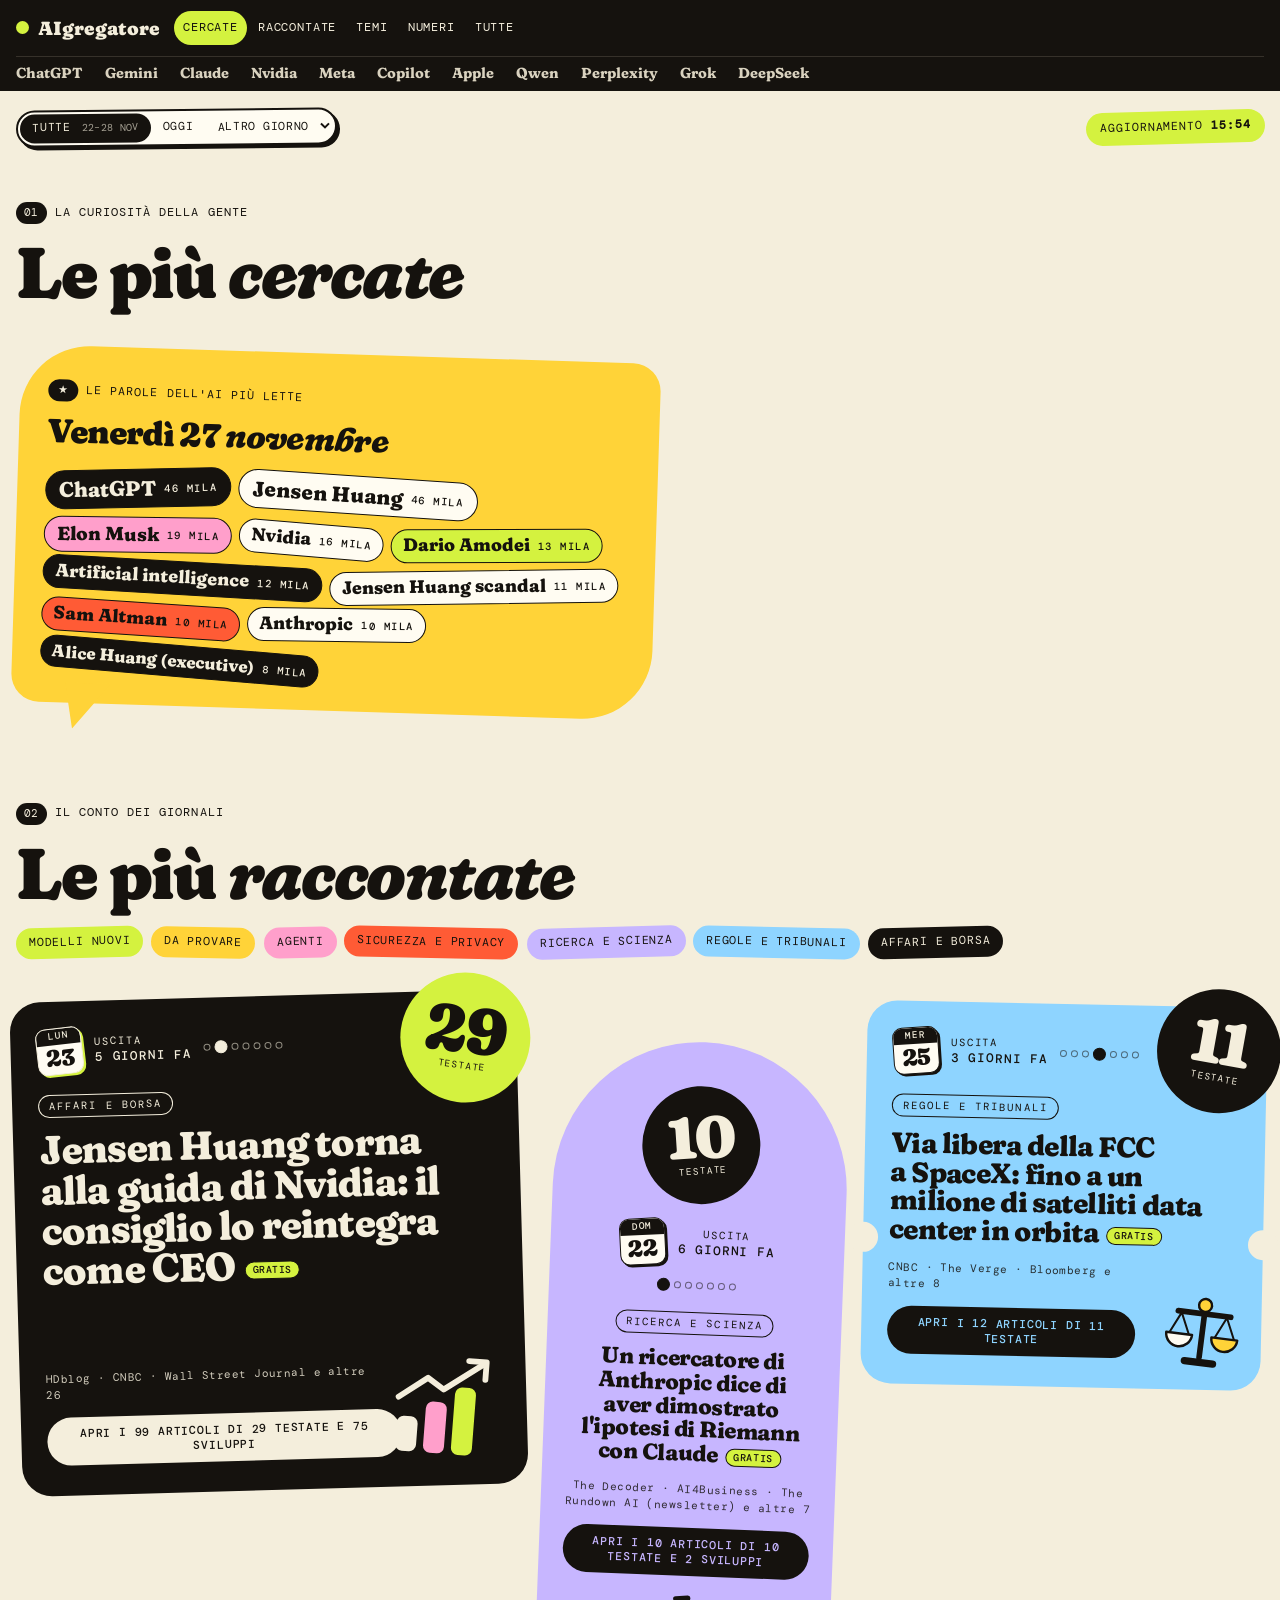
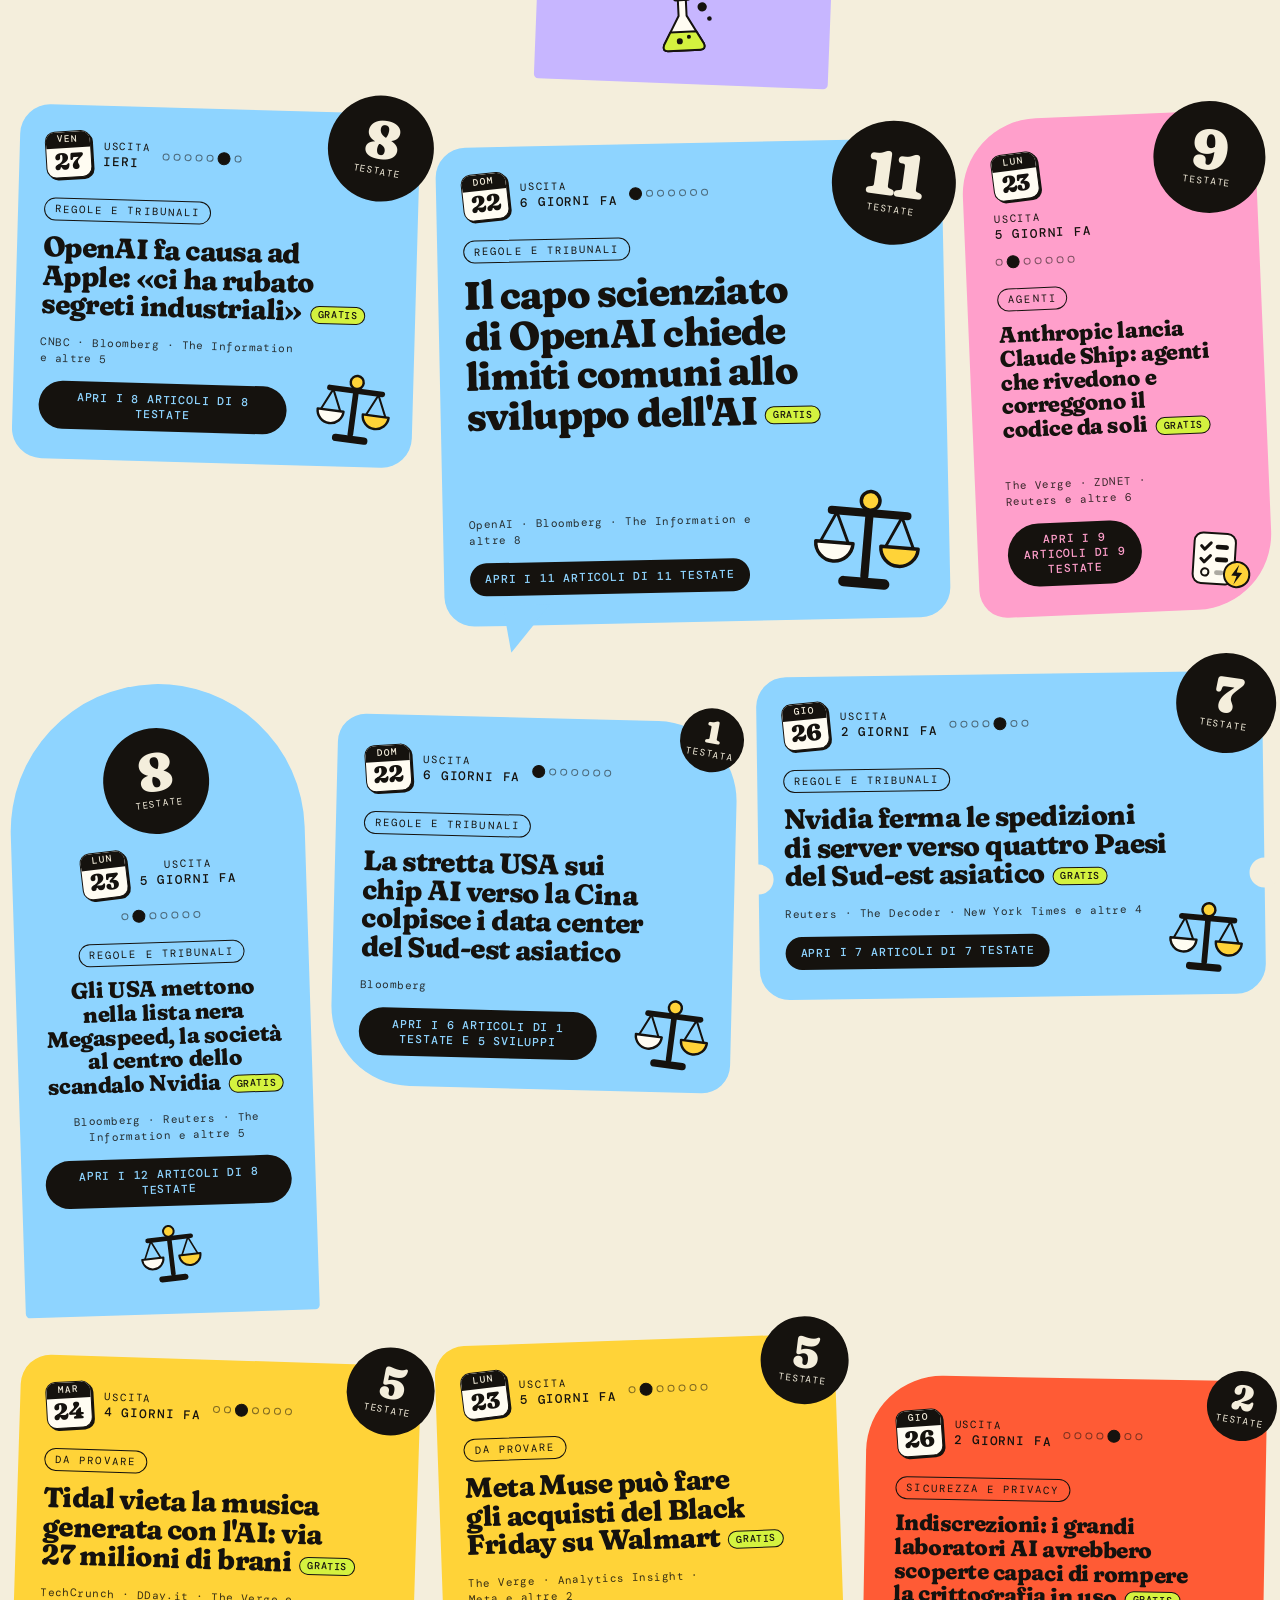
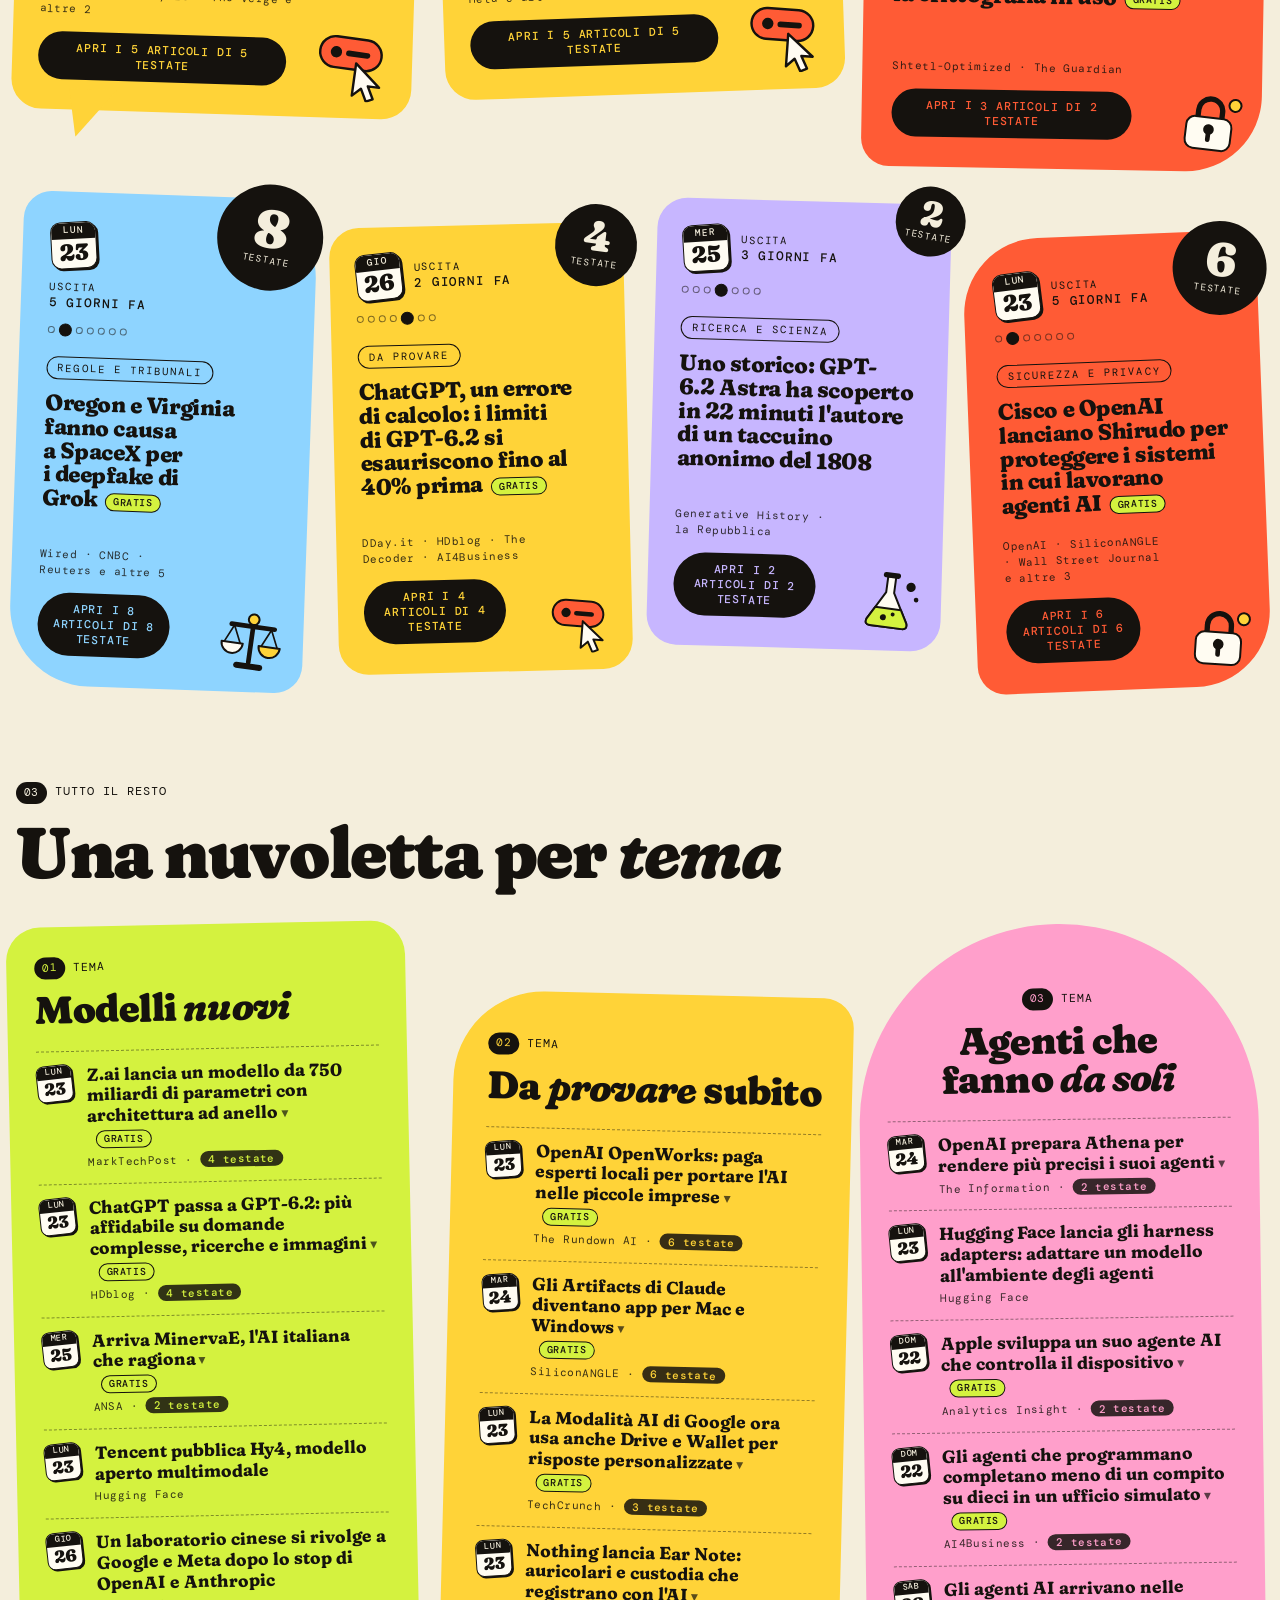
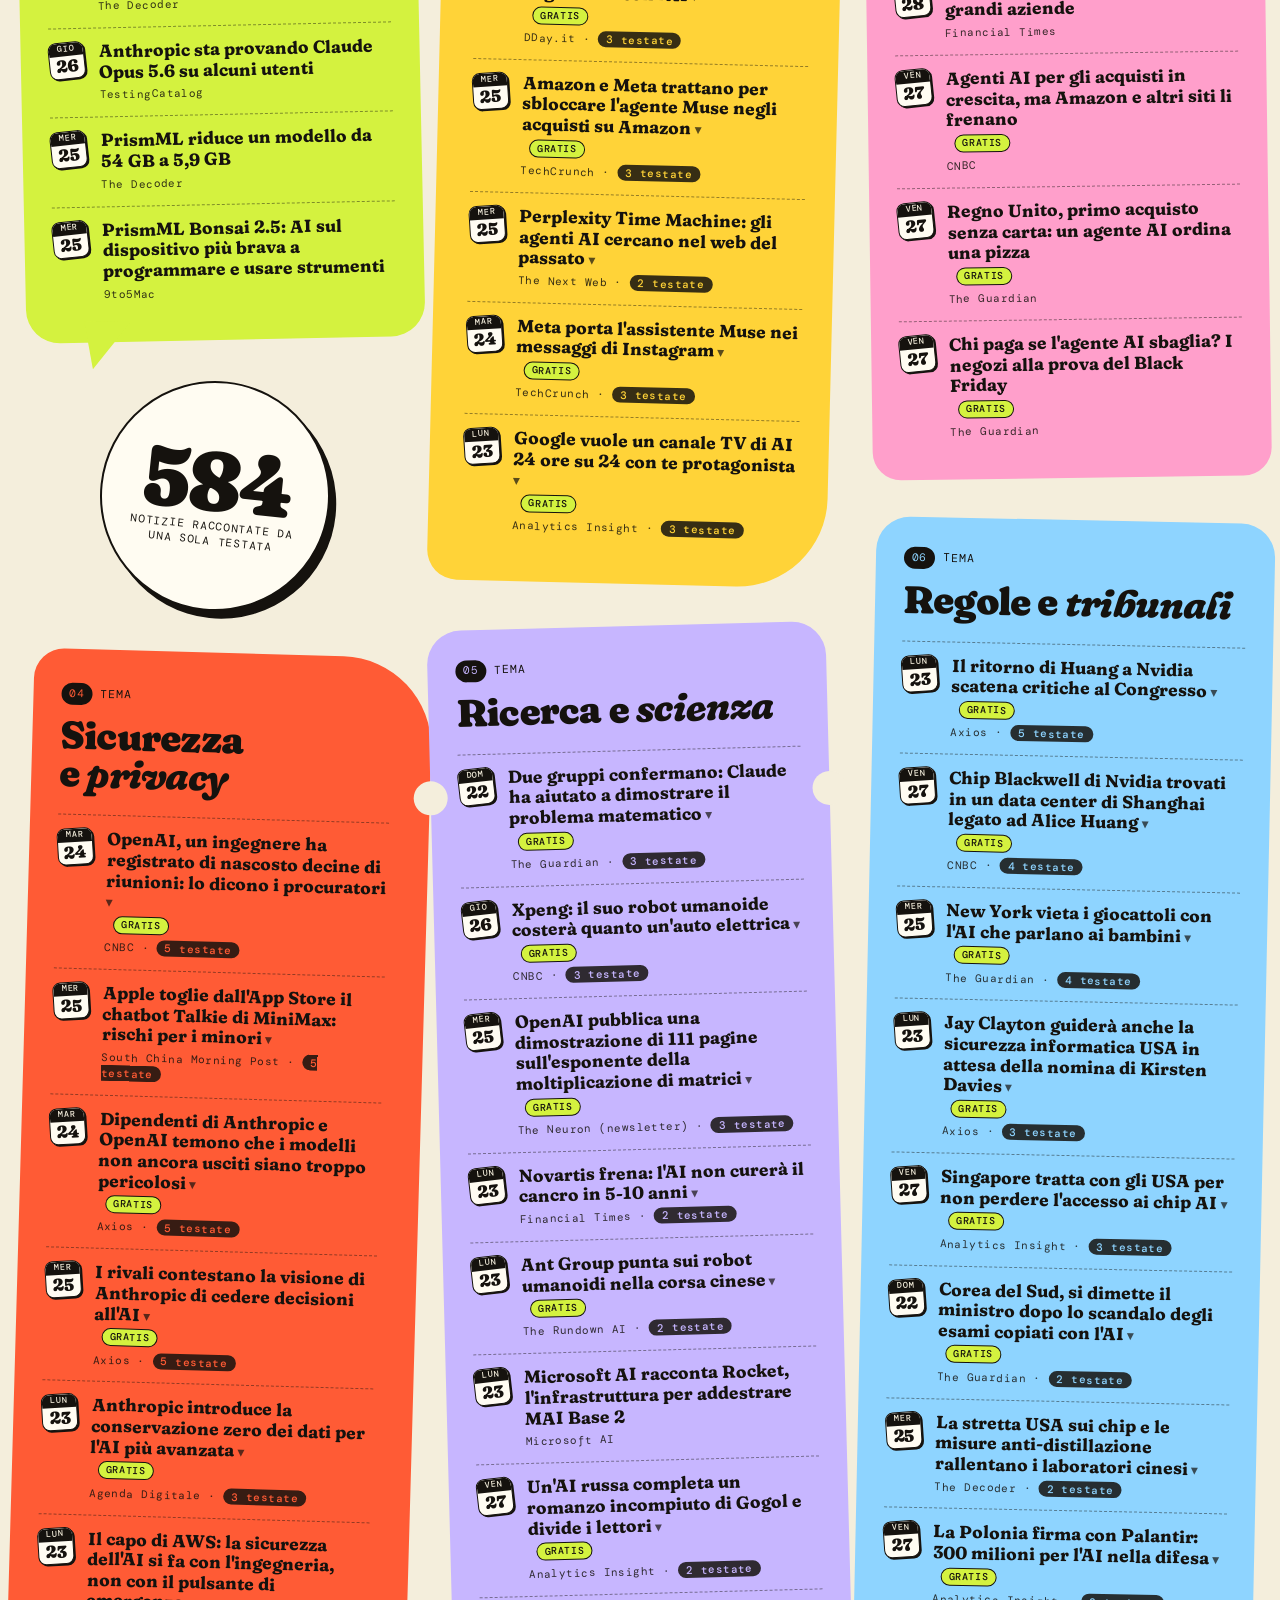
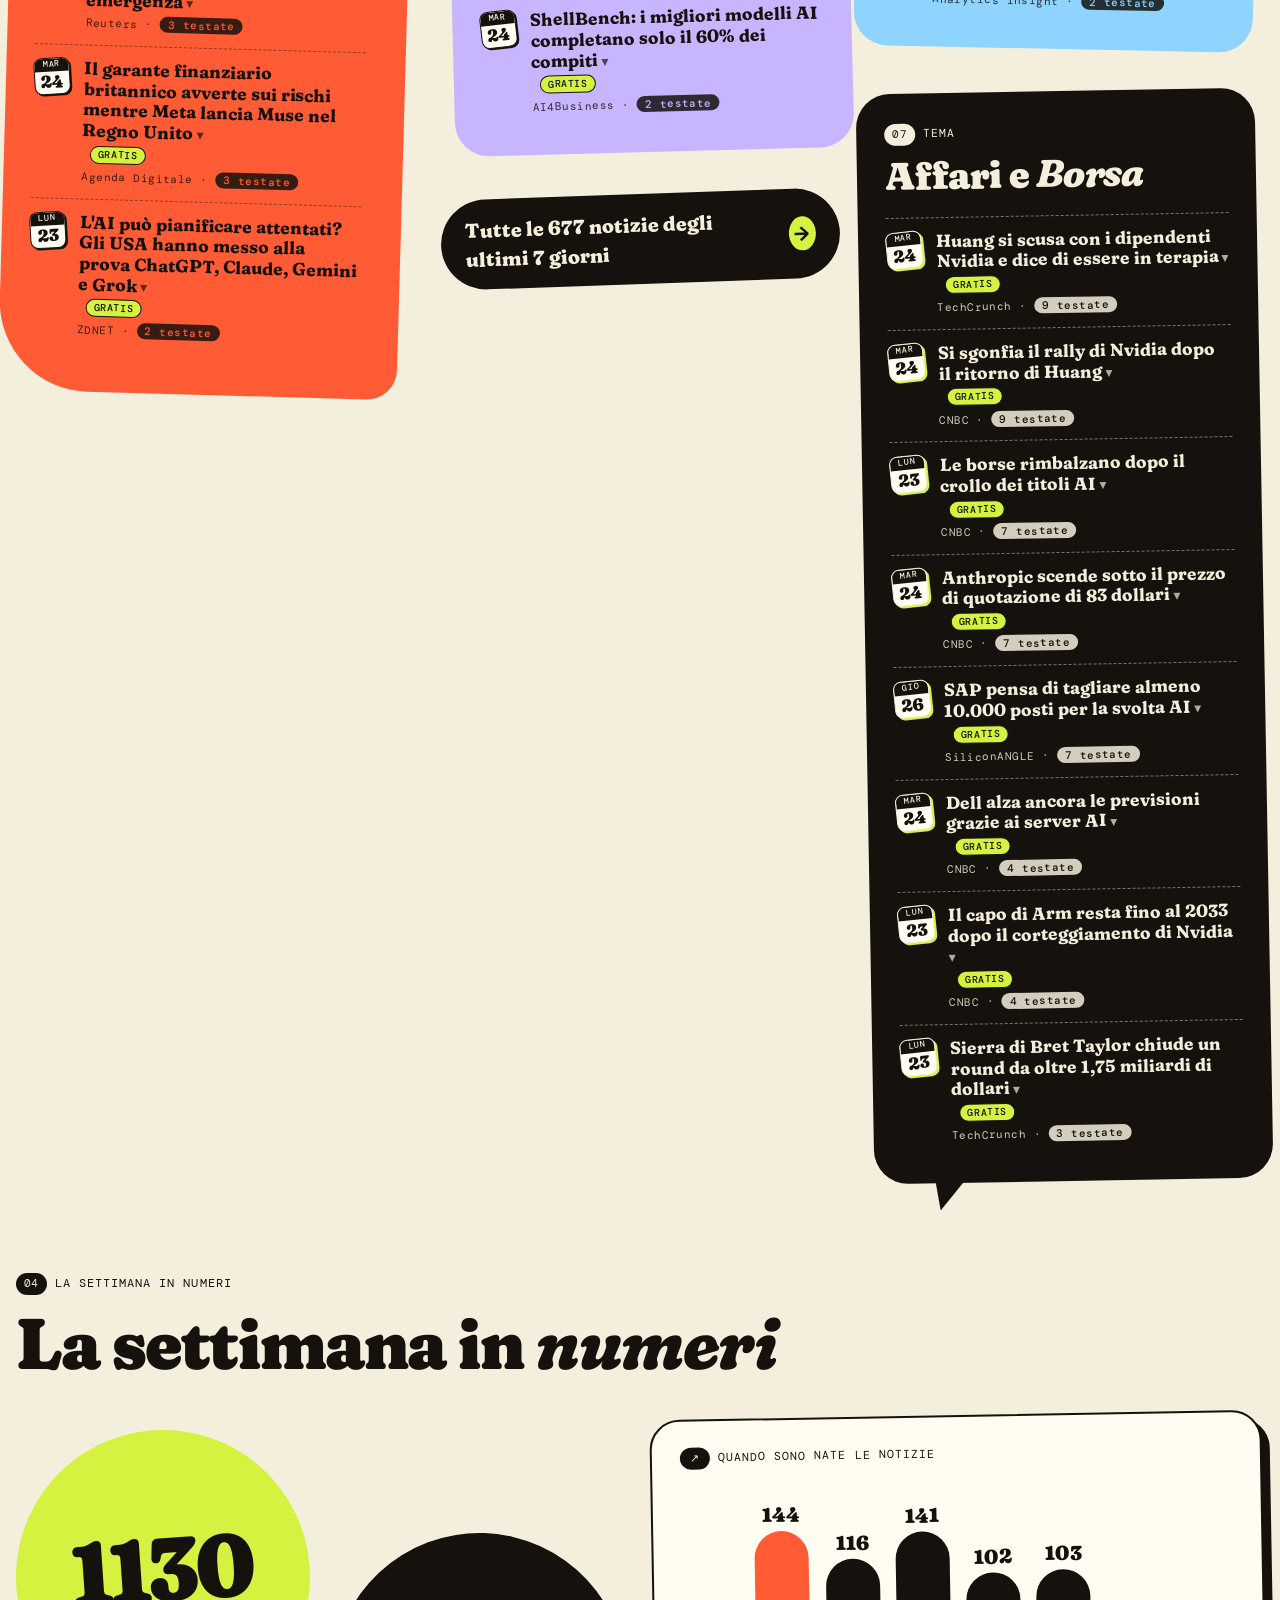
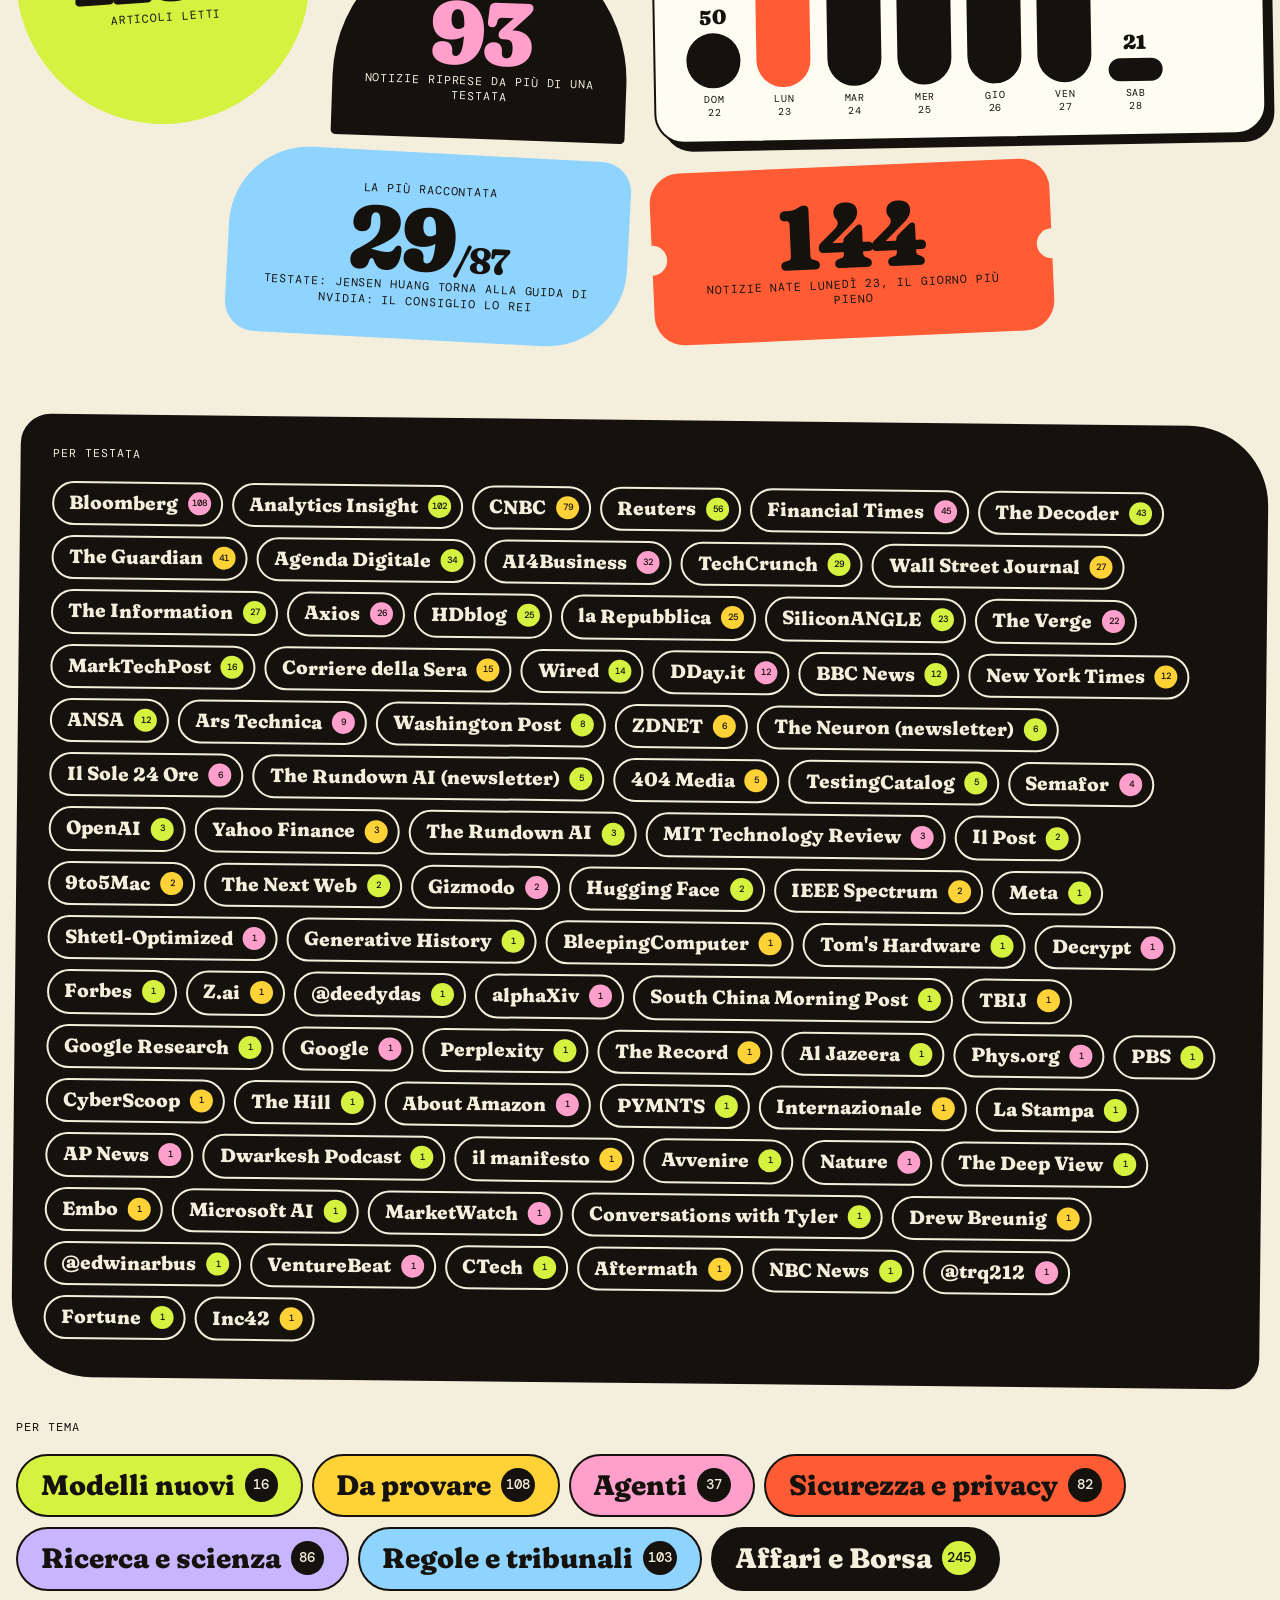
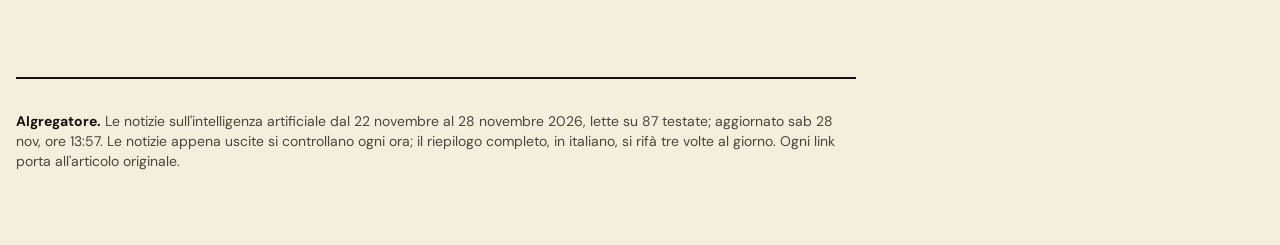
<file: aigregatore/index.html>
<!doctype html>
<html lang="it">
<head>
<meta charset="utf-8">
<meta name="viewport" content="width=device-width, initial-scale=1, viewport-fit=cover">
<title>AIgregatore · le notizie sull'AI, contate e messe in fila</title>
<meta name="description" content="Le notizie sull&#x27;intelligenza artificiale degli ultimi 7 giorni, lette su 87 testate: le più cercate, le più raccontate e tutto il resto diviso per tema. Si aggiorna da solo.">
<meta property="og:title" content="AIgregatore">
<meta property="og:description" content="Le notizie sull&#x27;intelligenza artificiale degli ultimi 7 giorni, lette su 87 testate: le più cercate, le più raccontate e tutto il resto diviso per tema. Si aggiorna da solo.">
<meta property="og:type" content="website">
<meta name="theme-color" content="#F4EEDC">
<link rel="icon" href="data:image/svg+xml,%3Csvg xmlns='http://www.w3.org/2000/svg' viewBox='0 0 64 64'%3E%3Crect width='64' height='64' rx='18' fill='%2315120E'/%3E%3Ccircle cx='32' cy='32' r='14' fill='%23D4F23F'/%3E%3C/svg%3E">
<link rel="preconnect" href="https://fonts.googleapis.com">
<link rel="preconnect" href="https://fonts.gstatic.com" crossorigin>
<link href="https://fonts.googleapis.com/css2?family=Fraunces:ital,opsz,wght,SOFT,WONK@0,9..144,300..900,0..100,0..1;1,9..144,300..900,0..100,0..1&family=DM+Mono:wght@400;500&family=DM+Sans:opsz,wght@9..40,400..700&display=swap" rel="stylesheet">
<link rel="stylesheet" href="stile.css">
<script src="app.js" defer></script>
<script src="voti.js" defer></script>
</head>
<body>
<svg width="0" height="0" style="position:absolute" aria-hidden="true" focusable="false">
<symbol id="i-mod" viewBox="0 0 96 96"><rect x="12" y="66" width="62" height="18" rx="9" fill="var(--i1)"/><rect x="20" y="45" width="62" height="18" rx="9" fill="var(--i2)" stroke="var(--i1)" stroke-width="3"/><rect x="12" y="24" width="62" height="18" rx="9" fill="var(--i3)" stroke="var(--i1)" stroke-width="3"/><path d="M80 2l4.5 11.5L96 18l-11.5 4.5L80 34l-4.5-11.5L64 18l11.5-4.5z" fill="var(--i1)"/></symbol>
<symbol id="i-app" viewBox="0 0 96 96"><rect x="6" y="20" width="76" height="38" rx="19" fill="var(--i3)" stroke="var(--i1)" stroke-width="3"/><circle cx="26" cy="39" r="7" fill="var(--i1)"/><rect x="38" y="35.5" width="30" height="7" rx="3.5" fill="var(--i1)"/><path d="M52 50v40l10-10 8 15 8-4-8-15h14z" fill="var(--i2)" stroke="var(--i1)" stroke-width="3" stroke-linejoin="round"/></symbol>
<symbol id="i-age" viewBox="0 0 96 96"><rect x="8" y="10" width="62" height="76" rx="13" fill="var(--i2)" stroke="var(--i1)" stroke-width="3"/><path d="M19 30l5 5 9-10M19 49l5 5 9-10" fill="none" stroke="var(--i1)" stroke-width="4.5" stroke-linecap="round" stroke-linejoin="round"/><rect x="40" y="27" width="20" height="7" rx="3.5" fill="var(--i1)"/><rect x="40" y="46" width="20" height="7" rx="3.5" fill="var(--i1)"/><circle cx="26" cy="69" r="5.5" fill="none" stroke="var(--i1)" stroke-width="3"/><rect x="40" y="65.5" width="14" height="7" rx="3.5" fill="var(--i1)" opacity=".35"/><circle cx="74" cy="70" r="19" fill="var(--i3)" stroke="var(--i1)" stroke-width="3"/><path d="M77 55l-11 17h8l-4 13 12-18h-8z" fill="var(--i1)"/></symbol>
<symbol id="i-sic" viewBox="0 0 96 96"><path d="M30 46V32a18 18 0 0136 0v14" fill="none" stroke="var(--i1)" stroke-width="8" stroke-linecap="round"/><rect x="14" y="42" width="68" height="48" rx="13" fill="var(--i2)" stroke="var(--i1)" stroke-width="3"/><circle cx="48" cy="60" r="8" fill="var(--i1)"/><rect x="44.5" y="62" width="7" height="17" rx="3.5" fill="var(--i1)"/><circle cx="84" cy="20" r="9" fill="var(--i3)" stroke="var(--i1)" stroke-width="3"/></symbol>
<symbol id="i-ric" viewBox="0 0 96 96"><path d="M42 12v24L18 79q-3 9 6 9h48q9 0 6-9L54 36V12z" fill="var(--i2)" stroke="var(--i1)" stroke-width="3" stroke-linejoin="round"/><path d="M28.6 60h38.8L78 79q3 9-6 9H24q-9 0-6-9z" fill="var(--i3)" stroke="var(--i1)" stroke-width="3" stroke-linejoin="round"/><rect x="35" y="6" width="26" height="8" rx="4" fill="var(--i1)"/><circle cx="42" cy="74" r="4.5" fill="var(--i1)"/><circle cx="56" cy="68" r="3" fill="var(--i1)"/><circle cx="78" cy="24" r="7" fill="var(--i1)"/><circle cx="88" cy="42" r="3.5" fill="var(--i1)"/></symbol>
<symbol id="i-reg" viewBox="0 0 96 96"><rect x="44.5" y="14" width="7" height="68" rx="3.5" fill="var(--i1)"/><rect x="26" y="80" width="44" height="9" rx="4.5" fill="var(--i1)"/><rect x="12" y="21" width="72" height="7" rx="3.5" fill="var(--i1)"/><path d="M20 26L8 52M20 26l12 26M76 26L64 52M76 26l12 26" stroke="var(--i1)" stroke-width="2.5" fill="none"/><path d="M4 52h32a16 16 0 01-32 0z" fill="var(--i2)" stroke="var(--i1)" stroke-width="3" stroke-linejoin="round"/><path d="M60 52h32a16 16 0 01-32 0z" fill="var(--i3)" stroke="var(--i1)" stroke-width="3" stroke-linejoin="round"/><circle cx="48" cy="14" r="8" fill="var(--i3)" stroke="var(--i1)" stroke-width="3"/></symbol>
<symbol id="i-aff" viewBox="0 0 96 96"><rect x="8" y="58" width="18" height="30" rx="6" fill="var(--i2)"/><rect x="32" y="44" width="18" height="44" rx="6" fill="var(--i3)"/><rect x="56" y="30" width="18" height="58" rx="6" fill="var(--i1)"/><path d="M8 42l24-18 14 9 34-25" stroke="var(--i2)" stroke-width="5" fill="none" stroke-linecap="round" stroke-linejoin="round"/><path d="M66 7h15v15" stroke="var(--i2)" stroke-width="5" fill="none" stroke-linecap="round" stroke-linejoin="round"/></symbol>
</svg>

<div class="barra"><nav class="nastro" aria-label="Menù"><h1 class="logo"><i></i><span class="w">AIgregatore</span></h1><div class="scorri"><a href="#cercate" data-s="cercate">Cercate</a><a href="#raccontate" data-s="raccontate">Raccontate</a><a href="#temi" data-s="temi">Temi</a><a href="#numeri" data-s="numeri">Numeri</a><a href="tutte.html">Tutte</a></div></nav><nav class="ditte" aria-label="Aziende"><div class="scorri"><a class="as" href="#vista" role="button" aria-pressed="false" data-fk="a" data-fv="openai" data-fl="ChatGPT e OpenAI" title="ChatGPT e OpenAI">ChatGPT</a><a class="as" href="#vista" role="button" aria-pressed="false" data-fk="a" data-fv="google" data-fl="Gemini e Google" title="Gemini e Google">Gemini</a><a class="as" href="#vista" role="button" aria-pressed="false" data-fk="a" data-fv="anthropic" data-fl="Claude e Anthropic" title="Claude e Anthropic">Claude</a><a class="as" href="#vista" role="button" aria-pressed="false" data-fk="a" data-fv="nvidia" data-fl="Nvidia" title="Nvidia">Nvidia</a><a class="as" href="#vista" role="button" aria-pressed="false" data-fk="a" data-fv="meta" data-fl="Meta" title="Meta">Meta</a><a class="as" href="#vista" role="button" aria-pressed="false" data-fk="a" data-fv="microsoft" data-fl="Copilot e Microsoft" title="Copilot e Microsoft">Copilot</a><a class="as" href="#vista" role="button" aria-pressed="false" data-fk="a" data-fv="apple" data-fl="Apple e Siri" title="Apple e Siri">Apple</a><a class="as" href="#vista" role="button" aria-pressed="false" data-fk="a" data-fv="qwen" data-fl="Qwen e Alibaba" title="Qwen e Alibaba">Qwen</a><a class="as" href="#vista" role="button" aria-pressed="false" data-fk="a" data-fv="perplexity" data-fl="Perplexity" title="Perplexity">Perplexity</a><a class="as" href="#vista" role="button" aria-pressed="false" data-fk="a" data-fv="grok" data-fl="Grok e xAI" title="Grok e xAI">Grok</a><a class="as" href="#vista" role="button" aria-pressed="false" data-fk="a" data-fv="deepseek" data-fl="DeepSeek" title="DeepSeek">DeepSeek</a></div></nav></div>
<div class="page" id="page">
<div class="eds"><div class="vedi" role="group" aria-label="Quali notizie"><a class="vg on" href="#" data-g="" aria-pressed="true">Tutte <small>22–28 nov</small></a><a class="vg" href="#g=oggi" data-g="oggi" aria-pressed="false">Oggi</a><select class="vgs" id="vedi-giorno" aria-label="Un altro giorno" data-pre=""><option value="">Altro giorno</option><option value="2026-11-27">ieri, ven 27</option><option value="2026-11-26">gio 26</option><option value="2026-11-25">mer 25</option><option value="2026-11-24">mar 24</option><option value="2026-11-23">lun 23</option><option value="2026-11-22">dom 22</option></select></div><span class="ed ed2">Aggiornamento <b id="agg-ora" data-t="2026-11-28 12:57">13:57</b></span></div>

<section id="vista" class="blk first" hidden aria-live="polite"></section>

<div id="home">
<section id="cercate" class="blk first">
  <header class="sec"><p class="lab"><span class="pill">01</span> la curiosità della gente</p><h2>Le più <em>cercate</em></h2></header>
  <div class="g12 cerc">
    <!-- tabellone di Wikipedia tolto il 23/11 (Manlio): resta solo la nuvoletta gialla -->
    <aside class="side">
      <div class="terms" style="--r:1.8deg">
        <p class="lab"><span class="pill">★</span> le parole dell'AI più lette</p>
        <h3>Venerdì 27 <em>novembre</em></h3>
        <div class="tcloud"><span class="term t-ink" style="--fs:21px;--r:-3deg">ChatGPT <b>46 mila</b></span><span class="term t-paper" style="--fs:21px;--r:2deg">Jensen Huang <b>46 mila</b></span><span class="term t-pink" style="--fs:19px;--r:-1deg">Elon Musk <b>19 mila</b></span><span class="term t-paper" style="--fs:18px;--r:3deg">Nvidia <b>16 mila</b></span><span class="term t-lime" style="--fs:18px;--r:-2deg">Dario Amodei <b>13 mila</b></span><span class="term t-ink" style="--fs:18px;--r:1.5deg">Artificial intelligence <b>12 mila</b></span><span class="term t-paper" style="--fs:18px;--r:-2.5deg">Jensen Huang scandal <b>11 mila</b></span><span class="term t-tomato" style="--fs:18px;--r:2deg">Sam Altman <b>10 mila</b></span><span class="term t-paper" style="--fs:18px;--r:-1deg">Anthropic <b>10 mila</b></span><span class="term t-ink" style="--fs:17px;--r:3deg">Alice Huang (executive) <b>8 mila</b></span></div>
      </div>
    </aside>
  </div>
</section>

<section id="raccontate" class="blk">
  <header class="sec"><p class="lab"><span class="pill">02</span> il conto dei giornali</p><h2>Le più <em>raccontate</em></h2>
  <div class="legend"><a class="lg c-mod" href="#t-mod">Modelli nuovi</a><a class="lg c-app" href="#t-app">Da provare</a><a class="lg c-age" href="#t-age">Agenti</a><a class="lg c-sic" href="#t-sic">Sicurezza e privacy</a><a class="lg c-ric" href="#t-ric">Ricerca e scienza</a><a class="lg c-reg" href="#t-reg">Regole e tribunali</a><a class="lg c-aff" href="#t-aff">Affari e Borsa</a></div></header>
  <div class="g12 mosaic"><article class="card c-aff s5  xl" style="--r:-1.6deg;--y:0px">
<span class="n" style="--d:130px" title="29 testate su 87 ne hanno scritto"><b>29</b><i>testate</i></span>
<div class="when"><span class="leaf" title="Notizia uscita lunedì 23 novembre"><b>lun</b><i>23</i></span><span class="whentxt">uscita<br><strong>5 giorni fa</strong></span><span class="week" aria-hidden="true"><i class=""></i><i class="on"></i><i class=""></i><i class=""></i><i class=""></i><i class=""></i><i class=""></i></span></div>
<p class="cat">Affari e Borsa</p>
<h3><a href="https://www.hdblog.it/nvidia/articoli/n677951/jensen-huang-torna-nvidia-ceo/" data-p="1" target="_blank" rel="noopener">Jensen Huang torna alla guida di Nvidia: il consiglio lo reintegra come CEO</a><span class="gr" title="Articolo che si legge gratis per intero">gratis</span></h3>
<p class="src">HDblog · CNBC · Wall Street Journal e altre 26</p>
<svg class="ill" viewBox="0 0 96 96" aria-hidden="true"><use href="#i-aff"/></svg>
</article><article class="card c-ric s3 arch m" style="--r:2.2deg;--y:46px">
<span class="n" style="--d:118px" title="10 testate su 87 ne hanno scritto"><b>10</b><i>testate</i></span>
<div class="when"><span class="leaf" title="Notizia uscita domenica 22 novembre"><b>dom</b><i>22</i></span><span class="whentxt">uscita<br><strong>6 giorni fa</strong></span><span class="week" aria-hidden="true"><i class="on"></i><i class=""></i><i class=""></i><i class=""></i><i class=""></i><i class=""></i><i class=""></i></span></div>
<p class="cat">Ricerca e scienza</p>
<h3><a href="https://www.ai4business.it/intelligenza-artificiale/claude-e-lipotesi-di-riemann-lean-certifica-la-dimostrazione/" data-p="2" target="_blank" rel="noopener">Un ricercatore di Anthropic dice di aver dimostrato l&#x27;ipotesi di Riemann con Claude</a><span class="gr" title="Articolo che si legge gratis per intero">gratis</span></h3>
<p class="src">The Decoder · AI4Business · The Rundown AI (newsletter) e altre 7</p>
<svg class="ill" viewBox="0 0 96 96" aria-hidden="true"><use href="#i-ric"/></svg>
</article><article class="card c-reg s4 ticket l" style="--r:1.2deg;--y:8px">
<span class="n" style="--d:124px" title="11 testate su 87 ne hanno scritto"><b>11</b><i>testate</i></span>
<div class="when"><span class="leaf" title="Notizia uscita mercoledì 25 novembre"><b>mer</b><i>25</i></span><span class="whentxt">uscita<br><strong>3 giorni fa</strong></span><span class="week" aria-hidden="true"><i class=""></i><i class=""></i><i class=""></i><i class="on"></i><i class=""></i><i class=""></i><i class=""></i></span></div>
<p class="cat">Regole e tribunali</p>
<h3><a href="https://news.google.com/rss/articles/[base64]?oc=5" data-p="3" target="_blank" rel="noopener">Via libera della FCC a SpaceX: fino a un milione di satelliti data center in orbita</a><span class="gr" title="Articolo che si legge gratis per intero">gratis</span></h3>
<p class="src">CNBC · The Verge · Bloomberg e altre 8</p>
<svg class="ill" viewBox="0 0 96 96" aria-hidden="true"><use href="#i-reg"/></svg>
</article><article class="card c-reg s4  l" style="--r:1.6deg;--y:0px">
<span class="n" style="--d:106px" title="8 testate su 87 ne hanno scritto"><b>8</b><i>testate</i></span>
<div class="when"><span class="leaf" title="Notizia uscita venerdì 27 novembre"><b>ven</b><i>27</i></span><span class="whentxt">uscita<br><strong>ieri</strong></span><span class="week" aria-hidden="true"><i class=""></i><i class=""></i><i class=""></i><i class=""></i><i class=""></i><i class="on"></i><i class=""></i></span></div>
<p class="cat">Regole e tribunali</p>
<h3><a href="https://news.google.com/rss/articles/[base64]?oc=5" data-p="4" target="_blank" rel="noopener">OpenAI fa causa ad Apple: «ci ha rubato segreti industriali»</a><span class="gr" title="Articolo che si legge gratis per intero">gratis</span></h3>
<p class="src">CNBC · Bloomberg · The Information e altre 5</p>
<svg class="ill" viewBox="0 0 96 96" aria-hidden="true"><use href="#i-reg"/></svg>
</article><article class="card c-reg s5 tail xl" style="--r:-1.2deg;--y:34px">
<span class="n" style="--d:124px" title="11 testate su 87 ne hanno scritto"><b>11</b><i>testate</i></span>
<div class="when"><span class="leaf" title="Notizia uscita domenica 22 novembre"><b>dom</b><i>22</i></span><span class="whentxt">uscita<br><strong>6 giorni fa</strong></span><span class="week" aria-hidden="true"><i class="on"></i><i class=""></i><i class=""></i><i class=""></i><i class=""></i><i class=""></i><i class=""></i></span></div>
<p class="cat">Regole e tribunali</p>
<h3><a href="https://techcrunch.com/2026/11/22/openais-chief-scientist-has-thoughts-on-how-to-limit-ai-development/" data-p="5" target="_blank" rel="noopener">Il capo scienziato di OpenAI chiede limiti comuni allo sviluppo dell&#x27;AI</a><span class="gr" title="Articolo che si legge gratis per intero">gratis</span></h3>
<p class="src">OpenAI · Bloomberg · The Information e altre 8</p>
<svg class="ill" viewBox="0 0 96 96" aria-hidden="true"><use href="#i-reg"/></svg>
</article><article class="card c-age s3 blob m" style="--r:-2.4deg;--y:6px">
<span class="n" style="--d:112px" title="9 testate su 87 ne hanno scritto"><b>9</b><i>testate</i></span>
<div class="when"><span class="leaf" title="Notizia uscita lunedì 23 novembre"><b>lun</b><i>23</i></span><span class="whentxt">uscita<br><strong>5 giorni fa</strong></span><span class="week" aria-hidden="true"><i class=""></i><i class="on"></i><i class=""></i><i class=""></i><i class=""></i><i class=""></i><i class=""></i></span></div>
<p class="cat">Agenti</p>
<h3><a href="https://www.zdnet.com/innovation/claude-ship-code-how-to-try/" data-p="6" target="_blank" rel="noopener">Anthropic lancia Claude Ship: agenti che rivedono e correggono il codice da soli</a><span class="gr" title="Articolo che si legge gratis per intero">gratis</span></h3>
<p class="src">The Verge · ZDNET · Reuters e altre 6</p>
<svg class="ill" viewBox="0 0 96 96" aria-hidden="true"><use href="#i-age"/></svg>
</article><article class="card c-reg s3 arch m" style="--r:-1.8deg;--y:10px">
<span class="n" style="--d:106px" title="8 testate su 87 ne hanno scritto"><b>8</b><i>testate</i></span>
<div class="when"><span class="leaf" title="Notizia uscita lunedì 23 novembre"><b>lun</b><i>23</i></span><span class="whentxt">uscita<br><strong>5 giorni fa</strong></span><span class="week" aria-hidden="true"><i class=""></i><i class="on"></i><i class=""></i><i class=""></i><i class=""></i><i class=""></i><i class=""></i></span></div>
<p class="cat">Regole e tribunali</p>
<h3><a href="https://techcrunch.com/2026/11/23/megaspeed-the-company-at-the-center-of-the-jensen-huang-scandal-appears-headed-for-a-u-s-blacklist/" data-p="7" target="_blank" rel="noopener">Gli USA mettono nella lista nera Megaspeed, la società al centro dello scandalo Nvidia</a><span class="gr" title="Articolo che si legge gratis per intero">gratis</span></h3>
<p class="src">Bloomberg · Reuters · The Information e altre 5</p>
<svg class="ill" viewBox="0 0 96 96" aria-hidden="true"><use href="#i-reg"/></svg>
</article><article class="card c-reg s4 blob2 l" style="--r:1.4deg;--y:44px">
<span class="n" style="--d:64px" title="1 testate su 87 ne hanno scritto"><b>1</b><i>testata</i></span>
<div class="when"><span class="leaf" title="Notizia uscita domenica 22 novembre"><b>dom</b><i>22</i></span><span class="whentxt">uscita<br><strong>6 giorni fa</strong></span><span class="week" aria-hidden="true"><i class="on"></i><i class=""></i><i class=""></i><i class=""></i><i class=""></i><i class=""></i><i class=""></i></span></div>
<p class="cat">Regole e tribunali</p>
<h3><a href="https://www.bloomberg.com/news/features/2026-11-22/trump-s-ai-chip-crackdown-on-china-after-nvidia-crisis-squeezes-southeast-asia" data-p="8" target="_blank" rel="noopener">La stretta USA sui chip AI verso la Cina colpisce i data center del Sud-est asiatico</a></h3>
<p class="src">Bloomberg</p>
<svg class="ill" viewBox="0 0 96 96" aria-hidden="true"><use href="#i-reg"/></svg>
</article><article class="card c-reg s5 ticket l" style="--r:-0.8deg;--y:0px">
<span class="n" style="--d:100px" title="7 testate su 87 ne hanno scritto"><b>7</b><i>testate</i></span>
<div class="when"><span class="leaf" title="Notizia uscita giovedì 26 novembre"><b>gio</b><i>26</i></span><span class="whentxt">uscita<br><strong>2 giorni fa</strong></span><span class="week" aria-hidden="true"><i class=""></i><i class=""></i><i class=""></i><i class=""></i><i class="on"></i><i class=""></i><i class=""></i></span></div>
<p class="cat">Regole e tribunali</p>
<h3><a href="https://www.analyticsinsight.net/stocks/nvidia-halts-ai-server-shipments-to-four-southeast-asian-countries-amid-us-chip-curbs" data-p="9" target="_blank" rel="noopener">Nvidia ferma le spedizioni di server verso quattro Paesi del Sud-est asiatico</a><span class="gr" title="Articolo che si legge gratis per intero">gratis</span></h3>
<p class="src">Reuters · The Decoder · New York Times e altre 4</p>
<svg class="ill" viewBox="0 0 96 96" aria-hidden="true"><use href="#i-reg"/></svg>
</article><article class="card c-app s4 tail l" style="--r:1.8deg;--y:20px">
<span class="n" style="--d:88px" title="5 testate su 87 ne hanno scritto"><b>5</b><i>testate</i></span>
<div class="when"><span class="leaf" title="Notizia uscita martedì 24 novembre"><b>mar</b><i>24</i></span><span class="whentxt">uscita<br><strong>4 giorni fa</strong></span><span class="week" aria-hidden="true"><i class=""></i><i class=""></i><i class="on"></i><i class=""></i><i class=""></i><i class=""></i><i class=""></i></span></div>
<p class="cat">Da provare</p>
<h3><a href="https://techcrunch.com/2026/11/24/tidal-to-ban-and-remove-millions-of-ai-generated-tracks-as-ai-slop-inundates-music-streaming/" data-p="10" target="_blank" rel="noopener">Tidal vieta la musica generata con l&#x27;AI: via 27 milioni di brani</a><span class="gr" title="Articolo che si legge gratis per intero">gratis</span></h3>
<p class="src">TechCrunch · DDay.it · The Verge e altre 2</p>
<svg class="ill" viewBox="0 0 96 96" aria-hidden="true"><use href="#i-app"/></svg>
</article><article class="card c-app s4  l" style="--r:-2.0deg;--y:0px">
<span class="n" style="--d:88px" title="5 testate su 87 ne hanno scritto"><b>5</b><i>testate</i></span>
<div class="when"><span class="leaf" title="Notizia uscita lunedì 23 novembre"><b>lun</b><i>23</i></span><span class="whentxt">uscita<br><strong>5 giorni fa</strong></span><span class="week" aria-hidden="true"><i class=""></i><i class="on"></i><i class=""></i><i class=""></i><i class=""></i><i class=""></i><i class=""></i></span></div>
<p class="cat">Da provare</p>
<h3><a href="https://www.analyticsinsight.net/news/meta-muse-ai-agent-can-do-your-black-friday-shopping-at-walmart" data-p="11" target="_blank" rel="noopener">Meta Muse può fare gli acquisti del Black Friday su Walmart</a><span class="gr" title="Articolo che si legge gratis per intero">gratis</span></h3>
<p class="src">The Verge · Analytics Insight · Meta e altre 2</p>
<svg class="ill" viewBox="0 0 96 96" aria-hidden="true"><use href="#i-app"/></svg>
</article><article class="card c-sic s4 blob m" style="--r:1.0deg;--y:38px">
<span class="n" style="--d:70px" title="2 testate su 87 ne hanno scritto"><b>2</b><i>testate</i></span>
<div class="when"><span class="leaf" title="Notizia uscita giovedì 26 novembre"><b>gio</b><i>26</i></span><span class="whentxt">uscita<br><strong>2 giorni fa</strong></span><span class="week" aria-hidden="true"><i class=""></i><i class=""></i><i class=""></i><i class=""></i><i class="on"></i><i class=""></i><i class=""></i></span></div>
<p class="cat">Sicurezza e privacy</p>
<h3><a href="https://www.theguardian.com/technology/2026/nov/28/ai-artificial-intelligence-encryption-global-chaos" data-p="12" target="_blank" rel="noopener">Indiscrezioni: i grandi laboratori AI avrebbero scoperte capaci di rompere la crittografia in uso</a><span class="gr" title="Articolo che si legge gratis per intero">gratis</span></h3>
<p class="src">Shtetl-Optimized · The Guardian</p>
<svg class="ill" viewBox="0 0 96 96" aria-hidden="true"><use href="#i-sic"/></svg>
</article><article class="card c-reg s3 blob2 m" style="--r:2.0deg;--y:0px">
<span class="n" style="--d:106px" title="8 testate su 87 ne hanno scritto"><b>8</b><i>testate</i></span>
<div class="when"><span class="leaf" title="Notizia uscita lunedì 23 novembre"><b>lun</b><i>23</i></span><span class="whentxt">uscita<br><strong>5 giorni fa</strong></span><span class="week" aria-hidden="true"><i class=""></i><i class="on"></i><i class=""></i><i class=""></i><i class=""></i><i class=""></i><i class=""></i></span></div>
<p class="cat">Regole e tribunali</p>
<h3><a href="https://news.google.com/rss/articles/[base64]?oc=5" data-p="13" target="_blank" rel="noopener">Oregon e Virginia fanno causa a SpaceX per i deepfake di Grok</a><span class="gr" title="Articolo che si legge gratis per intero">gratis</span></h3>
<p class="src">Wired · CNBC · Reuters e altre 5</p>
<svg class="ill" viewBox="0 0 96 96" aria-hidden="true"><use href="#i-reg"/></svg>
</article><article class="card c-app s3  m" style="--r:-1.4deg;--y:30px">
<span class="n" style="--d:82px" title="4 testate su 87 ne hanno scritto"><b>4</b><i>testate</i></span>
<div class="when"><span class="leaf" title="Notizia uscita giovedì 26 novembre"><b>gio</b><i>26</i></span><span class="whentxt">uscita<br><strong>2 giorni fa</strong></span><span class="week" aria-hidden="true"><i class=""></i><i class=""></i><i class=""></i><i class=""></i><i class="on"></i><i class=""></i><i class=""></i></span></div>
<p class="cat">Da provare</p>
<h3><a href="https://www.dday.it/redazione/59643/openai-ha-sbagliato-i-conti-e-ora-gli-abbonati-esauriscono-i-limiti-di-gpt-62-fino-al-40-piu-in-fretta" data-p="14" target="_blank" rel="noopener">ChatGPT, un errore di calcolo: i limiti di GPT-6.2 si esauriscono fino al 40% prima</a><span class="gr" title="Articolo che si legge gratis per intero">gratis</span></h3>
<p class="src">DDay.it · HDblog · The Decoder · AI4Business</p>
<svg class="ill" viewBox="0 0 96 96" aria-hidden="true"><use href="#i-app"/></svg>
</article><article class="card c-ric s3  m" style="--r:1.6deg;--y:6px">
<span class="n" style="--d:70px" title="2 testate su 87 ne hanno scritto"><b>2</b><i>testate</i></span>
<div class="when"><span class="leaf" title="Notizia uscita mercoledì 25 novembre"><b>mer</b><i>25</i></span><span class="whentxt">uscita<br><strong>3 giorni fa</strong></span><span class="week" aria-hidden="true"><i class=""></i><i class=""></i><i class=""></i><i class="on"></i><i class=""></i><i class=""></i><i class=""></i></span></div>
<p class="cat">Ricerca e scienza</p>
<h3><a href="https://generativehistory.substack.com/p/gpt-62-astra-solves-a-historical" data-p="15" target="_blank" rel="noopener">Uno storico: GPT-6.2 Astra ha scoperto in 22 minuti l&#x27;autore di un taccuino anonimo del 1808</a></h3>
<p class="src">Generative History · la Repubblica</p>
<svg class="ill" viewBox="0 0 96 96" aria-hidden="true"><use href="#i-ric"/></svg>
</article><article class="card c-sic s3 blob m" style="--r:-2.2deg;--y:40px">
<span class="n" style="--d:94px" title="6 testate su 87 ne hanno scritto"><b>6</b><i>testate</i></span>
<div class="when"><span class="leaf" title="Notizia uscita lunedì 23 novembre"><b>lun</b><i>23</i></span><span class="whentxt">uscita<br><strong>5 giorni fa</strong></span><span class="week" aria-hidden="true"><i class=""></i><i class="on"></i><i class=""></i><i class=""></i><i class=""></i><i class=""></i><i class=""></i></span></div>
<p class="cat">Sicurezza e privacy</p>
<h3><a href="https://news.google.com/rss/articles/[base64]?oc=5" data-p="16" target="_blank" rel="noopener">Cisco e OpenAI lanciano Shirudo per proteggere i sistemi in cui lavorano agenti AI</a><span class="gr" title="Articolo che si legge gratis per intero">gratis</span></h3>
<p class="src">OpenAI · SiliconANGLE · Wall Street Journal e altre 3</p>
<svg class="ill" viewBox="0 0 96 96" aria-hidden="true"><use href="#i-sic"/></svg>
</article></div>
</section>

<section id="temi" class="blk">
  <header class="sec"><p class="lab"><span class="pill">03</span> tutto il resto</p><h2>Una nuvoletta per <em>tema</em></h2></header>
  <div class="tcols">
    <div class="tc"><section class="theme c-mod tail" id="t-mod" style="--r:-1.2deg">
<p class="lab"><span class="pill">01</span> tema</p>
<h3>Modelli <em>nuovi</em></h3><ol class="rows"><li><span class="leaf sm" title="Notizia uscita lunedì 23 novembre"><b>lun</b><i>23</i></span><div><a href="https://www.marktechpost.com/2026/11/23/zai-glm-5-4-loop-transformer/" data-p="23" target="_blank" rel="noopener">Z.ai lancia un modello da 750 miliardi di parametri con architettura ad anello</a><span class="gr" title="Articolo che si legge gratis per intero">gratis</span><span class="src">MarkTechPost · <b>4 testate</b></span></div></li><li><span class="leaf sm" title="Notizia uscita lunedì 23 novembre"><b>lun</b><i>23</i></span><div><a href="https://www.hdblog.it/internet/articoli/n678013/chatgpt-gpt-6-2-novita-disponibilita/" data-p="54" target="_blank" rel="noopener">ChatGPT passa a GPT-6.2: più affidabile su domande complesse, ricerche e immagini</a><span class="gr" title="Articolo che si legge gratis per intero">gratis</span><span class="src">HDblog · <b>4 testate</b></span></div></li><li><span class="leaf sm" title="Notizia uscita mercoledì 25 novembre"><b>mer</b><i>25</i></span><div><a href="https://www.ansa.it/canale_tecnologia/notizie/future_tech/2026/11/25/e-online-minervae-lia-italiana-che-ragiona-e-sfida-i-modelli-stranieri_c4e838f1-a5c9-4fe5-b494-0b319dfb338d.html" data-p="74" target="_blank" rel="noopener">Arriva MinervaE, l&#x27;AI italiana che ragiona</a><span class="gr" title="Articolo che si legge gratis per intero">gratis</span><span class="src">ANSA · <b>2 testate</b></span></div></li><li><span class="leaf sm" title="Notizia uscita lunedì 23 novembre"><b>lun</b><i>23</i></span><div><a href="https://huggingface.co/tencent/Hy4" data-p="93" target="_blank" rel="noopener">Tencent pubblica Hy4, modello aperto multimodale</a><span class="src">Hugging Face</span></div></li><li><span class="leaf sm" title="Notizia uscita giovedì 26 novembre"><b>gio</b><i>26</i></span><div><a href="https://the-decoder.com/after-openai-and-anthropic-shut-the-door-on-their-data-a-chinese-ai-developer-is-turning-to-google-and-meta-instead/" data-p="194" target="_blank" rel="noopener">Un laboratorio cinese si rivolge a Google e Meta dopo lo stop di OpenAI e Anthropic</a><span class="src">The Decoder</span></div></li><li><span class="leaf sm" title="Notizia uscita giovedì 26 novembre"><b>gio</b><i>26</i></span><div><a href="https://www.testingcatalog.com/testers-share-early-results-possible-claude-opus-5-6/#google_vignette?utm_source=tldrai" data-p="198" target="_blank" rel="noopener">Anthropic sta provando Claude Opus 5.6 su alcuni utenti</a><span class="src">TestingCatalog</span></div></li><li><span class="leaf sm" title="Notizia uscita mercoledì 25 novembre"><b>mer</b><i>25</i></span><div><a href="https://the-decoder.com/prismml-squeezes-an-agent-based-coding-model-with-27-billion-parameters-into-5-9-gb/" data-p="234" target="_blank" rel="noopener">PrismML riduce un modello da 54 GB a 5,9 GB</a><span class="src">The Decoder</span></div></li><li><span class="leaf sm" title="Notizia uscita mercoledì 25 novembre"><b>mer</b><i>25</i></span><div><a href="https://news.google.com/rss/articles/[base64]?oc=5" data-p="246" target="_blank" rel="noopener">PrismML Bonsai 2.5: AI sul dispositivo più brava a programmare e usare strumenti</a><span class="src">9to5Mac</span></div></li></ol></section><div class="bub b1" style="--r:6deg"><b>584</b><span>notizie raccontate da una sola testata</span></div><section class="theme c-sic blob2" id="t-sic" style="--r:1.6deg">
<p class="lab"><span class="pill">04</span> tema</p>
<h3>Sicurezza e <em>privacy</em></h3><ol class="rows"><li><span class="leaf sm" title="Notizia uscita martedì 24 novembre"><b>mar</b><i>24</i></span><div><a href="https://news.google.com/rss/articles/[base64]?oc=5" data-p="21" target="_blank" rel="noopener">OpenAI, un ingegnere ha registrato di nascosto decine di riunioni: lo dicono i procuratori</a><span class="gr" title="Articolo che si legge gratis per intero">gratis</span><span class="src">CNBC · <b>5 testate</b></span></div></li><li><span class="leaf sm" title="Notizia uscita mercoledì 25 novembre"><b>mer</b><i>25</i></span><div><a href="https://news.google.com/rss/articles/[base64]?oc=5" data-p="32" target="_blank" rel="noopener">Apple toglie dall&#x27;App Store il chatbot Talkie di MiniMax: rischi per i minori</a><span class="src">South China Morning Post · <b>5 testate</b></span></div></li><li><span class="leaf sm" title="Notizia uscita martedì 24 novembre"><b>mar</b><i>24</i></span><div><a href="https://news.google.com/rss/articles/CBMiggFBVV95cUxNWnJmY2hLTWlhTHcwN3pVSEhYOXlYUThYQXJ3RWxobVlPR2lweWpSQUY1NklSLVNVUHI4c0wwdnN3azBiV05wTVV6ZmRMTllRR1dvcmNYdjRheHZDOUNVaTBxUFpuS3BZUVBvZ2tpMlpTSS1oYWZ3SC16RVZEME51a0FB?oc=5" data-p="20" target="_blank" rel="noopener">Dipendenti di Anthropic e OpenAI temono che i modelli non ancora usciti siano troppo pericolosi</a><span class="gr" title="Articolo che si legge gratis per intero">gratis</span><span class="src">Axios · <b>5 testate</b></span></div></li><li><span class="leaf sm" title="Notizia uscita mercoledì 25 novembre"><b>mer</b><i>25</i></span><div><a href="https://news.google.com/rss/articles/CBMiggFBVV95cUxOLVR2OXI5dkJUZ2U5UXNvWllBeTJXVGVyaG9ZZmhqLWFXcXVGNFdoRE9sTnhLaXVyZkZLQWZQVndpNnJtRzJiWmRiLWRKNThfQlZCRXd4dWliUndRVzV3M3Jib0hFc2tIUjhpMEdKLWJhcmpWV1UxdHFXRWlTNU9UN2dn?oc=5" data-p="27" target="_blank" rel="noopener">I rivali contestano la visione di Anthropic di cedere decisioni all&#x27;AI</a><span class="gr" title="Articolo che si legge gratis per intero">gratis</span><span class="src">Axios · <b>5 testate</b></span></div></li><li><span class="leaf sm" title="Notizia uscita lunedì 23 novembre"><b>lun</b><i>23</i></span><div><a href="https://www.agendadigitale.eu/intelligenza-artificiale-ai/claude-non-conserva-i-dati-ma-chi-controlla-gli-abusi-la-scelta-di-anthropic/" data-p="68" target="_blank" rel="noopener">Anthropic introduce la conservazione zero dei dati per l&#x27;AI più avanzata</a><span class="gr" title="Articolo che si legge gratis per intero">gratis</span><span class="src">Agenda Digitale · <b>3 testate</b></span></div></li><li><span class="leaf sm" title="Notizia uscita lunedì 23 novembre"><b>lun</b><i>23</i></span><div><a href="https://news.google.com/rss/articles/[base64]?oc=5" data-p="76" target="_blank" rel="noopener">Il capo di AWS: la sicurezza dell&#x27;AI si fa con l&#x27;ingegneria, non con il pulsante di emergenza</a><span class="src">Reuters · <b>3 testate</b></span></div></li><li><span class="leaf sm" title="Notizia uscita martedì 24 novembre"><b>mar</b><i>24</i></span><div><a href="https://www.agendadigitale.eu/intelligenza-artificiale-ai/etica-regole-societa/muse-il-no-di-meta-alla-fca-apre-il-nodo-dei-test-sugli-agenti-ai/" data-p="51" target="_blank" rel="noopener">Il garante finanziario britannico avverte sui rischi mentre Meta lancia Muse nel Regno Unito</a><span class="gr" title="Articolo che si legge gratis per intero">gratis</span><span class="src">Agenda Digitale · <b>3 testate</b></span></div></li><li><span class="leaf sm" title="Notizia uscita lunedì 23 novembre"><b>lun</b><i>23</i></span><div><a href="https://www.zdnet.com/innovation/ai-chatbots-terrorist-attack-plans-us-government-test/" data-p="95" target="_blank" rel="noopener">L&#x27;AI può pianificare attentati? Gli USA hanno messo alla prova ChatGPT, Claude, Gemini e Grok</a><span class="gr" title="Articolo che si legge gratis per intero">gratis</span><span class="src">ZDNET · <b>2 testate</b></span></div></li></ol></section></div>
    <div class="tc tc2"><section class="theme c-app blob" id="t-app" style="--r:1.4deg">
<p class="lab"><span class="pill">02</span> tema</p>
<h3>Da <em>provare</em> subito</h3><ol class="rows"><li><span class="leaf sm" title="Notizia uscita lunedì 23 novembre"><b>lun</b><i>23</i></span><div><a href="https://news.google.com/rss/articles/CBMie0FVX3lxTFBESU5Pc2FMb2o0b3I0b29WTTIweEh3QWVFSXllTGZDWHEzYWFmVkdNX1RuVEMxZ2gwS3dMVzJkd0lJNXlLX2Z6OWpKRFlDSzFPb0xJTWk0UmRESjZpbmpZR01RaWhxR3BfS3JQYzhIbmRoRXdCRGhLRDZmQQ?oc=5" data-p="22" target="_blank" rel="noopener">OpenAI OpenWorks: paga esperti locali per portare l&#x27;AI nelle piccole imprese</a><span class="gr" title="Articolo che si legge gratis per intero">gratis</span><span class="src">The Rundown AI · <b>6 testate</b></span></div></li><li><span class="leaf sm" title="Notizia uscita martedì 24 novembre"><b>mar</b><i>24</i></span><div><a href="https://siliconangle.com/2026/11/24/anthropic-is-trying-to-kill-traditional-desktop-apps-with-claude-generated-desktop-apps/" data-p="26" target="_blank" rel="noopener">Gli Artifacts di Claude diventano app per Mac e Windows</a><span class="gr" title="Articolo che si legge gratis per intero">gratis</span><span class="src">SiliconANGLE · <b>6 testate</b></span></div></li><li><span class="leaf sm" title="Notizia uscita lunedì 23 novembre"><b>lun</b><i>23</i></span><div><a href="https://techcrunch.com/2026/11/23/google-searchs-ai-mode-can-now-tap-into-drive-and-wallet-for-more-personalized-responses/" data-p="43" target="_blank" rel="noopener">La Modalità AI di Google ora usa anche Drive e Wallet per risposte personalizzate</a><span class="gr" title="Articolo che si legge gratis per intero">gratis</span><span class="src">TechCrunch · <b>3 testate</b></span></div></li><li><span class="leaf sm" title="Notizia uscita lunedì 23 novembre"><b>lun</b><i>23</i></span><div><a href="https://www.dday.it/redazione/59605/il-primo-dispositivo-ia-di-nothing-e-ear-note-un-paio-di-auricolari-che-registrano-riunioni-e-telefonate" data-p="47" target="_blank" rel="noopener">Nothing lancia Ear Note: auricolari e custodia che registrano con l&#x27;AI</a><span class="gr" title="Articolo che si legge gratis per intero">gratis</span><span class="src">DDay.it · <b>3 testate</b></span></div></li><li><span class="leaf sm" title="Notizia uscita mercoledì 25 novembre"><b>mer</b><i>25</i></span><div><a href="https://techcrunch.com/2026/11/25/amazon-and-meta-reportedly-in-talks-to-lift-blockade-on-ai-agent-muse/" data-p="35" target="_blank" rel="noopener">Amazon e Meta trattano per sbloccare l&#x27;agente Muse negli acquisti su Amazon</a><span class="gr" title="Articolo che si legge gratis per intero">gratis</span><span class="src">TechCrunch · <b>3 testate</b></span></div></li><li><span class="leaf sm" title="Notizia uscita mercoledì 25 novembre"><b>mer</b><i>25</i></span><div><a href="https://news.google.com/rss/articles/CBMiekFVX3lxTE1zOXZCT0NOMXhZYWFtSV9rV2dneG5nN2ZBSG92RURFbF9kaWpjN0p6Rk5DWlhfRWs0TmFZM0NpM3dld1dzWkZiLUhpRGxBQnVVTk5sal9WVlJNSm1hMXQxSWFDTm11UmNjeEpVZ2s0TlhRcXpxY0ZHOWJ3?oc=5" data-p="45" target="_blank" rel="noopener">Perplexity Time Machine: gli agenti AI cercano nel web del passato</a><span class="src">The Next Web · <b>2 testate</b></span></div></li><li><span class="leaf sm" title="Notizia uscita martedì 24 novembre"><b>mar</b><i>24</i></span><div><a href="https://techcrunch.com/2026/11/24/meta-brings-its-muse-ai-assistant-directly-into-instagram-dms/" data-p="56" target="_blank" rel="noopener">Meta porta l&#x27;assistente Muse nei messaggi di Instagram</a><span class="gr" title="Articolo che si legge gratis per intero">gratis</span><span class="src">TechCrunch · <b>3 testate</b></span></div></li><li><span class="leaf sm" title="Notizia uscita lunedì 23 novembre"><b>lun</b><i>23</i></span><div><a href="https://www.analyticsinsight.net/news/googles-my-channel-patent-may-put-your-ai-clone-inside-personalized-tv-shows" data-p="48" target="_blank" rel="noopener">Google vuole un canale TV di AI 24 ore su 24 con te protagonista</a><span class="gr" title="Articolo che si legge gratis per intero">gratis</span><span class="src">Analytics Insight · <b>3 testate</b></span></div></li></ol></section><section class="theme c-ric ticket" id="t-ric" style="--r:-1.5deg">
<p class="lab"><span class="pill">05</span> tema</p>
<h3>Ricerca e <em>scienza</em></h3><ol class="rows"><li><span class="leaf sm" title="Notizia uscita domenica 22 novembre"><b>dom</b><i>22</i></span><div><a href="https://www.theguardian.com/technology/2026/nov/21/anthropic-riemann-hypothesis-solved-claude-ai" data-p="38" target="_blank" rel="noopener">Due gruppi confermano: Claude ha aiutato a dimostrare il problema matematico</a><span class="gr" title="Articolo che si legge gratis per intero">gratis</span><span class="src">The Guardian · <b>3 testate</b></span></div></li><li><span class="leaf sm" title="Notizia uscita giovedì 26 novembre"><b>gio</b><i>26</i></span><div><a href="https://news.google.com/rss/articles/[base64]?oc=5" data-p="42" target="_blank" rel="noopener">Xpeng: il suo robot umanoide costerà quanto un&#x27;auto elettrica</a><span class="gr" title="Articolo che si legge gratis per intero">gratis</span><span class="src">CNBC · <b>3 testate</b></span></div></li><li><span class="leaf sm" title="Notizia uscita mercoledì 25 novembre"><b>mer</b><i>25</i></span><div><a href="https://www.theneurondaily.com/p/november-27-friday" data-p="29" target="_blank" rel="noopener">OpenAI pubblica una dimostrazione di 111 pagine sull&#x27;esponente della moltiplicazione di matrici</a><span class="gr" title="Articolo che si legge gratis per intero">gratis</span><span class="src">The Neuron (newsletter) · <b>3 testate</b></span></div></li><li><span class="leaf sm" title="Notizia uscita lunedì 23 novembre"><b>lun</b><i>23</i></span><div><a href="https://www.ft.com/content/1e5a9d70-221d-461d-ae03-dc235b1db340?syn-25a6b1a6=1" data-p="98" target="_blank" rel="noopener">Novartis frena: l&#x27;AI non curerà il cancro in 5-10 anni</a><span class="src">Financial Times · <b>2 testate</b></span></div></li><li><span class="leaf sm" title="Notizia uscita lunedì 23 novembre"><b>lun</b><i>23</i></span><div><a href="https://news.google.com/rss/articles/CBMigwFBVV95cUxPZ3hPV1BfeEhtWWdvVHA3NklSNzJzTGhXNHVHaG5KdlhYcGdncFFtdTV2TmRUU0YyN1N6Q25TYTNVZFYyazUzTGJ4ejZpUEFqT3FBZGVibXV2dFB4LVo5QlQxRVFDYTE5RVdXdDIxNGVjOE01aTdxc2Y0NXVjT3EwVXV6Yw?oc=5" data-p="117" target="_blank" rel="noopener">Ant Group punta sui robot umanoidi nella corsa cinese</a><span class="gr" title="Articolo che si legge gratis per intero">gratis</span><span class="src">The Rundown AI · <b>2 testate</b></span></div></li><li><span class="leaf sm" title="Notizia uscita lunedì 23 novembre"><b>lun</b><i>23</i></span><div><a href="https://microsoft.ai/news/rl-infrastructure-at-microsoft-ai/" data-p="146" target="_blank" rel="noopener">Microsoft AI racconta Rocket, l&#x27;infrastruttura per addestrare MAI Base 2</a><span class="src">Microsoft AI</span></div></li><li><span class="leaf sm" title="Notizia uscita venerdì 27 novembre"><b>ven</b><i>27</i></span><div><a href="https://www.analyticsinsight.net/news/russian-ai-recreates-gogols-lost-novel-sparking-reader-debate" data-p="105" target="_blank" rel="noopener">Un&#x27;AI russa completa un romanzo incompiuto di Gogol e divide i lettori</a><span class="gr" title="Articolo che si legge gratis per intero">gratis</span><span class="src">Analytics Insight · <b>2 testate</b></span></div></li><li><span class="leaf sm" title="Notizia uscita martedì 24 novembre"><b>mar</b><i>24</i></span><div><a href="https://www.ai4business.it/intelligenza-artificiale/agenti-ai-anche-i-migliori-falliscono-quasi-quattro-prove-su-dieci/" data-p="144" target="_blank" rel="noopener">ShellBench: i migliori modelli AI completano solo il 60% dei compiti</a><span class="gr" title="Articolo che si legge gratis per intero">gratis</span><span class="src">AI4Business · <b>2 testate</b></span></div></li></ol></section><a class="all" href="tutte.html" style="--r:-2deg">Tutte le 677 notizie degli ultimi 7 giorni <i>→</i></a></div>
    <div class="tc"><section class="theme c-age archw" id="t-age" style="--r:-0.8deg">
<p class="lab"><span class="pill">03</span> tema</p>
<h3>Agenti che fanno <em>da soli</em></h3><ol class="rows"><li><span class="leaf sm" title="Notizia uscita martedì 24 novembre"><b>mar</b><i>24</i></span><div><a href="https://www.theinformation.com/articles/openai-preps-athena-data-tool-make-agents-accurate" data-p="58" target="_blank" rel="noopener">OpenAI prepara Athena per rendere più precisi i suoi agenti</a><span class="src">The Information · <b>2 testate</b></span></div></li><li><span class="leaf sm" title="Notizia uscita lunedì 23 novembre"><b>lun</b><i>23</i></span><div><a href="https://huggingface.co/blog/harness-adapters-at-scale" data-p="92" target="_blank" rel="noopener">Hugging Face lancia gli harness adapters: adattare un modello all&#x27;ambiente degli agenti</a><span class="src">Hugging Face</span></div></li><li><span class="leaf sm" title="Notizia uscita domenica 22 novembre"><b>dom</b><i>22</i></span><div><a href="https://www.analyticsinsight.net/news/apple-may-shift-focus-to-budget-devices-in-2027-iphone-18-and-macbook-neo-2-in-pipeline" data-p="96" target="_blank" rel="noopener">Apple sviluppa un suo agente AI che controlla il dispositivo</a><span class="gr" title="Articolo che si legge gratis per intero">gratis</span><span class="src">Analytics Insight · <b>2 testate</b></span></div></li><li><span class="leaf sm" title="Notizia uscita domenica 22 novembre"><b>dom</b><i>22</i></span><div><a href="https://www.ai4business.it/intelligenza-artificiale/agenti-ai-il-benchmark-swe-cowork-solo-8-incarichi-su-101-completati/" data-p="125" target="_blank" rel="noopener">Gli agenti che programmano completano meno di un compito su dieci in un ufficio simulato</a><span class="gr" title="Articolo che si legge gratis per intero">gratis</span><span class="src">AI4Business · <b>2 testate</b></span></div></li><li><span class="leaf sm" title="Notizia uscita sabato 28 novembre"><b>sab</b><i>28</i></span><div><a href="https://www.ft.com/content/c9de05b8-0916-436a-87fc-40337067b0d2?syn-25a6b1a6=1" data-p="110" target="_blank" rel="noopener">Gli agenti AI arrivano nelle grandi aziende</a><span class="src">Financial Times</span></div></li><li><span class="leaf sm" title="Notizia uscita venerdì 27 novembre"><b>ven</b><i>27</i></span><div><a href="https://news.google.com/rss/articles/[base64]?oc=5" data-p="118" target="_blank" rel="noopener">Agenti AI per gli acquisti in crescita, ma Amazon e altri siti li frenano</a><span class="gr" title="Articolo che si legge gratis per intero">gratis</span><span class="src">CNBC</span></div></li><li><span class="leaf sm" title="Notizia uscita venerdì 27 novembre"><b>ven</b><i>27</i></span><div><a href="https://www.theguardian.com/business/2026/nov/27/ai-agent-cardless-transaction-pizza-papa-john-uk-fca-truelayer" data-p="121" target="_blank" rel="noopener">Regno Unito, primo acquisto senza carta: un agente AI ordina una pizza</a><span class="gr" title="Articolo che si legge gratis per intero">gratis</span><span class="src">The Guardian</span></div></li><li><span class="leaf sm" title="Notizia uscita venerdì 27 novembre"><b>ven</b><i>27</i></span><div><a href="https://www.theguardian.com/business/2026/nov/27/retailers-ai-shopping-assistants-black-friday-brands-meta-muse" data-p="122" target="_blank" rel="noopener">Chi paga se l&#x27;agente AI sbaglia? I negozi alla prova del Black Friday</a><span class="gr" title="Articolo che si legge gratis per intero">gratis</span><span class="src">The Guardian</span></div></li></ol></section><section class="theme c-reg " id="t-reg" style="--r:1.2deg">
<p class="lab"><span class="pill">06</span> tema</p>
<h3>Regole e <em>tribunali</em></h3><ol class="rows"><li><span class="leaf sm" title="Notizia uscita lunedì 23 novembre"><b>lun</b><i>23</i></span><div><a href="https://news.google.com/rss/articles/[base64]?oc=5" data-p="24" target="_blank" rel="noopener">Il ritorno di Huang a Nvidia scatena critiche al Congresso</a><span class="gr" title="Articolo che si legge gratis per intero">gratis</span><span class="src">Axios · <b>5 testate</b></span></div></li><li><span class="leaf sm" title="Notizia uscita venerdì 27 novembre"><b>ven</b><i>27</i></span><div><a href="https://news.google.com/rss/articles/[base64]?oc=5" data-p="34" target="_blank" rel="noopener">Chip Blackwell di Nvidia trovati in un data center di Shanghai legato ad Alice Huang</a><span class="gr" title="Articolo che si legge gratis per intero">gratis</span><span class="src">CNBC · <b>4 testate</b></span></div></li><li><span class="leaf sm" title="Notizia uscita mercoledì 25 novembre"><b>mer</b><i>25</i></span><div><a href="https://www.theguardian.com/us-news/2026/nov/25/new-york-bans-ai-toys" data-p="36" target="_blank" rel="noopener">New York vieta i giocattoli con l&#x27;AI che parlano ai bambini</a><span class="gr" title="Articolo che si legge gratis per intero">gratis</span><span class="src">The Guardian · <b>4 testate</b></span></div></li><li><span class="leaf sm" title="Notizia uscita lunedì 23 novembre"><b>lun</b><i>23</i></span><div><a href="https://www.axios.com/2026/11/23/jay-clayton-acting-national-cyber-director" data-p="75" target="_blank" rel="noopener">Jay Clayton guiderà anche la sicurezza informatica USA in attesa della nomina di Kirsten Davies</a><span class="gr" title="Articolo che si legge gratis per intero">gratis</span><span class="src">Axios · <b>3 testate</b></span></div></li><li><span class="leaf sm" title="Notizia uscita venerdì 27 novembre"><b>ven</b><i>27</i></span><div><a href="https://www.analyticsinsight.net/news/singapore-ai-hub-plans-face-pressure-as-us-tightens-nvidia-chip-export-rules" data-p="57" target="_blank" rel="noopener">Singapore tratta con gli USA per non perdere l&#x27;accesso ai chip AI</a><span class="gr" title="Articolo che si legge gratis per intero">gratis</span><span class="src">Analytics Insight · <b>3 testate</b></span></div></li><li><span class="leaf sm" title="Notizia uscita domenica 22 novembre"><b>dom</b><i>22</i></span><div><a href="https://www.theguardian.com/world/2026/nov/22/south-korea-education-minister-resigns-after-ai-cheating-scandal-engulfs-university-exams" data-p="97" target="_blank" rel="noopener">Corea del Sud, si dimette il ministro dopo lo scandalo degli esami copiati con l&#x27;AI</a><span class="gr" title="Articolo che si legge gratis per intero">gratis</span><span class="src">The Guardian · <b>2 testate</b></span></div></li><li><span class="leaf sm" title="Notizia uscita mercoledì 25 novembre"><b>mer</b><i>25</i></span><div><a href="https://the-decoder.com/us-chip-access-curbs-and-anti-distillation-measures-are-reportedly-already-slowing-chinese-ai-labs/" data-p="71" target="_blank" rel="noopener">La stretta USA sui chip e le misure anti-distillazione rallentano i laboratori cinesi</a><span class="src">The Decoder · <b>2 testate</b></span></div></li><li><span class="leaf sm" title="Notizia uscita venerdì 27 novembre"><b>ven</b><i>27</i></span><div><a href="https://www.analyticsinsight.net/news/poland-bets-usd-300-million-on-palantirs-ai-technology-for-its-military" data-p="70" target="_blank" rel="noopener">La Polonia firma con Palantir: 300 milioni per l&#x27;AI nella difesa</a><span class="gr" title="Articolo che si legge gratis per intero">gratis</span><span class="src">Analytics Insight · <b>2 testate</b></span></div></li></ol></section><section class="theme c-aff tail" id="t-aff" style="--r:-1.0deg">
<p class="lab"><span class="pill">07</span> tema</p>
<h3>Affari e <em>Borsa</em></h3><ol class="rows"><li><span class="leaf sm" title="Notizia uscita martedì 24 novembre"><b>mar</b><i>24</i></span><div><a href="https://techcrunch.com/2026/11/24/in-all-hands-meeting-jensen-huang-thanks-white-house-and-says-hes-in-therapy/" data-p="17" target="_blank" rel="noopener">Huang si scusa con i dipendenti Nvidia e dice di essere in terapia</a><span class="gr" title="Articolo che si legge gratis per intero">gratis</span><span class="src">TechCrunch · <b>9 testate</b></span></div></li><li><span class="leaf sm" title="Notizia uscita martedì 24 novembre"><b>mar</b><i>24</i></span><div><a href="https://news.google.com/rss/articles/[base64]?oc=5" data-p="18" target="_blank" rel="noopener">Si sgonfia il rally di Nvidia dopo il ritorno di Huang</a><span class="gr" title="Articolo che si legge gratis per intero">gratis</span><span class="src">CNBC · <b>9 testate</b></span></div></li><li><span class="leaf sm" title="Notizia uscita lunedì 23 novembre"><b>lun</b><i>23</i></span><div><a href="https://news.google.com/rss/articles/[base64]?oc=5" data-p="33" target="_blank" rel="noopener">Le borse rimbalzano dopo il crollo dei titoli AI</a><span class="gr" title="Articolo che si legge gratis per intero">gratis</span><span class="src">CNBC · <b>7 testate</b></span></div></li><li><span class="leaf sm" title="Notizia uscita martedì 24 novembre"><b>mar</b><i>24</i></span><div><a href="https://news.google.com/rss/articles/[base64]?oc=5" data-p="25" target="_blank" rel="noopener">Anthropic scende sotto il prezzo di quotazione di 83 dollari</a><span class="gr" title="Articolo che si legge gratis per intero">gratis</span><span class="src">CNBC · <b>7 testate</b></span></div></li><li><span class="leaf sm" title="Notizia uscita giovedì 26 novembre"><b>gio</b><i>26</i></span><div><a href="https://siliconangle.com/2026/11/26/sap-reportedly-plans-to-lay-off-10000-employees-amid-ai-push/" data-p="28" target="_blank" rel="noopener">SAP pensa di tagliare almeno 10.000 posti per la svolta AI</a><span class="gr" title="Articolo che si legge gratis per intero">gratis</span><span class="src">SiliconANGLE · <b>7 testate</b></span></div></li><li><span class="leaf sm" title="Notizia uscita martedì 24 novembre"><b>mar</b><i>24</i></span><div><a href="https://news.google.com/rss/articles/[base64]?oc=5" data-p="41" target="_blank" rel="noopener">Dell alza ancora le previsioni grazie ai server AI</a><span class="gr" title="Articolo che si legge gratis per intero">gratis</span><span class="src">CNBC · <b>4 testate</b></span></div></li><li><span class="leaf sm" title="Notizia uscita lunedì 23 novembre"><b>lun</b><i>23</i></span><div><a href="https://news.google.com/rss/articles/[base64]?oc=5" data-p="49" target="_blank" rel="noopener">Il capo di Arm resta fino al 2033 dopo il corteggiamento di Nvidia</a><span class="gr" title="Articolo che si legge gratis per intero">gratis</span><span class="src">CNBC · <b>4 testate</b></span></div></li><li><span class="leaf sm" title="Notizia uscita lunedì 23 novembre"><b>lun</b><i>23</i></span><div><a href="https://techcrunch.com/2026/11/23/sierra-doubles-valuation-to-30b-within-six-months-as-demand-for-ai-in-cx-takes-off/" data-p="120" target="_blank" rel="noopener">Sierra di Bret Taylor chiude un round da oltre 1,75 miliardi di dollari</a><span class="gr" title="Articolo che si legge gratis per intero">gratis</span><span class="src">TechCrunch · <b>3 testate</b></span></div></li></ol></section></div>
  </div>
</section>

<section id="numeri" class="blk">
  <header class="sec"><p class="lab"><span class="pill">04</span> la settimana in numeri</p><h2>La settimana in <em>numeri</em></h2></header>
  <div class="nums">
    <div class="nb n1" style="--r:-4deg"><b>1130</b><span>articoli letti</span></div>
    <div class="nb n2" style="--r:2deg"><b>93</b><span>notizie riprese da più di una testata</span></div>
    <div class="nchart" style="--r:-1deg"><p class="lab"><span class="pill">↗</span> quando sono nate le notizie</p><div class="cols"><div class="col"><b>50</b><i style="--h:35%"></i><span>dom<br>22</span></div><div class="col top"><b>144</b><i style="--h:100%"></i><span>lun<br>23</span></div><div class="col"><b>116</b><i style="--h:81%"></i><span>mar<br>24</span></div><div class="col"><b>141</b><i style="--h:98%"></i><span>mer<br>25</span></div><div class="col"><b>102</b><i style="--h:71%"></i><span>gio<br>26</span></div><div class="col"><b>103</b><i style="--h:72%"></i><span>ven<br>27</span></div><div class="col"><b>21</b><i style="--h:15%"></i><span>sab<br>28</span></div></div></div>
    <div class="nb n3" style="--r:3deg"><span>la più raccontata</span><b>29<small>/87</small></b><span>testate: Jensen Huang torna alla guida di Nvidia: il consiglio lo rei</span></div>
    <div class="nb n4" style="--r:-2.5deg"><b>144</b><span>notizie nate lunedì 23, il giorno più pieno</span></div>
  </div>
</section>
</div>

<section id="menu" class="blk">
  <div class="menus">
    <div class="mg dark" style="--r:.6deg"><p class="lab">per testata</p><div class="mps"><a class="mp sm" href="#vista" role="button" aria-pressed="false" data-fk="f" data-fv="bloomberg" data-fl="Bloomberg">Bloomberg <b>108</b></a><a class="mp sm" href="#vista" role="button" aria-pressed="false" data-fk="f" data-fv="analytics-insight" data-fl="Analytics Insight">Analytics Insight <b>102</b></a><a class="mp sm" href="#vista" role="button" aria-pressed="false" data-fk="f" data-fv="cnbc" data-fl="CNBC">CNBC <b>79</b></a><a class="mp sm" href="#vista" role="button" aria-pressed="false" data-fk="f" data-fv="reuters" data-fl="Reuters">Reuters <b>56</b></a><a class="mp sm" href="#vista" role="button" aria-pressed="false" data-fk="f" data-fv="financial-times" data-fl="Financial Times">Financial Times <b>45</b></a><a class="mp sm" href="#vista" role="button" aria-pressed="false" data-fk="f" data-fv="the-decoder" data-fl="The Decoder">The Decoder <b>43</b></a><a class="mp sm" href="#vista" role="button" aria-pressed="false" data-fk="f" data-fv="the-guardian" data-fl="The Guardian">The Guardian <b>41</b></a><a class="mp sm" href="#vista" role="button" aria-pressed="false" data-fk="f" data-fv="agenda-digitale" data-fl="Agenda Digitale">Agenda Digitale <b>34</b></a><a class="mp sm" href="#vista" role="button" aria-pressed="false" data-fk="f" data-fv="ai4business" data-fl="AI4Business">AI4Business <b>32</b></a><a class="mp sm" href="#vista" role="button" aria-pressed="false" data-fk="f" data-fv="techcrunch" data-fl="TechCrunch">TechCrunch <b>29</b></a><a class="mp sm" href="#vista" role="button" aria-pressed="false" data-fk="f" data-fv="wall-street-journal" data-fl="Wall Street Journal">Wall Street Journal <b>27</b></a><a class="mp sm" href="#vista" role="button" aria-pressed="false" data-fk="f" data-fv="the-information" data-fl="The Information">The Information <b>27</b></a><a class="mp sm" href="#vista" role="button" aria-pressed="false" data-fk="f" data-fv="axios" data-fl="Axios">Axios <b>26</b></a><a class="mp sm" href="#vista" role="button" aria-pressed="false" data-fk="f" data-fv="hdblog" data-fl="HDblog">HDblog <b>25</b></a><a class="mp sm" href="#vista" role="button" aria-pressed="false" data-fk="f" data-fv="la-repubblica" data-fl="la Repubblica">la Repubblica <b>25</b></a><a class="mp sm" href="#vista" role="button" aria-pressed="false" data-fk="f" data-fv="siliconangle" data-fl="SiliconANGLE">SiliconANGLE <b>23</b></a><a class="mp sm" href="#vista" role="button" aria-pressed="false" data-fk="f" data-fv="the-verge" data-fl="The Verge">The Verge <b>22</b></a><a class="mp sm" href="#vista" role="button" aria-pressed="false" data-fk="f" data-fv="marktechpost" data-fl="MarkTechPost">MarkTechPost <b>16</b></a><a class="mp sm" href="#vista" role="button" aria-pressed="false" data-fk="f" data-fv="corriere-della-sera" data-fl="Corriere della Sera">Corriere della Sera <b>15</b></a><a class="mp sm" href="#vista" role="button" aria-pressed="false" data-fk="f" data-fv="wired" data-fl="Wired">Wired <b>14</b></a><a class="mp sm" href="#vista" role="button" aria-pressed="false" data-fk="f" data-fv="dday-it" data-fl="DDay.it">DDay.it <b>12</b></a><a class="mp sm" href="#vista" role="button" aria-pressed="false" data-fk="f" data-fv="bbc-news" data-fl="BBC News">BBC News <b>12</b></a><a class="mp sm" href="#vista" role="button" aria-pressed="false" data-fk="f" data-fv="new-york-times" data-fl="New York Times">New York Times <b>12</b></a><a class="mp sm" href="#vista" role="button" aria-pressed="false" data-fk="f" data-fv="ansa" data-fl="ANSA">ANSA <b>12</b></a><a class="mp sm" href="#vista" role="button" aria-pressed="false" data-fk="f" data-fv="ars-technica" data-fl="Ars Technica">Ars Technica <b>9</b></a><a class="mp sm" href="#vista" role="button" aria-pressed="false" data-fk="f" data-fv="washington-post" data-fl="Washington Post">Washington Post <b>8</b></a><a class="mp sm" href="#vista" role="button" aria-pressed="false" data-fk="f" data-fv="zdnet" data-fl="ZDNET">ZDNET <b>6</b></a><a class="mp sm" href="#vista" role="button" aria-pressed="false" data-fk="f" data-fv="the-neuron-newsletter" data-fl="The Neuron (newsletter)">The Neuron (newsletter) <b>6</b></a><a class="mp sm" href="#vista" role="button" aria-pressed="false" data-fk="f" data-fv="il-sole-24-ore" data-fl="Il Sole 24 Ore">Il Sole 24 Ore <b>6</b></a><a class="mp sm" href="#vista" role="button" aria-pressed="false" data-fk="f" data-fv="the-rundown-ai-newsletter" data-fl="The Rundown AI (newsletter)">The Rundown AI (newsletter) <b>5</b></a><a class="mp sm" href="#vista" role="button" aria-pressed="false" data-fk="f" data-fv="404-media" data-fl="404 Media">404 Media <b>5</b></a><a class="mp sm" href="#vista" role="button" aria-pressed="false" data-fk="f" data-fv="testingcatalog" data-fl="TestingCatalog">TestingCatalog <b>5</b></a><a class="mp sm" href="#vista" role="button" aria-pressed="false" data-fk="f" data-fv="semafor" data-fl="Semafor">Semafor <b>4</b></a><a class="mp sm" href="#vista" role="button" aria-pressed="false" data-fk="f" data-fv="openai" data-fl="OpenAI">OpenAI <b>3</b></a><a class="mp sm" href="#vista" role="button" aria-pressed="false" data-fk="f" data-fv="yahoo-finance" data-fl="Yahoo Finance">Yahoo Finance <b>3</b></a><a class="mp sm" href="#vista" role="button" aria-pressed="false" data-fk="f" data-fv="the-rundown-ai" data-fl="The Rundown AI">The Rundown AI <b>3</b></a><a class="mp sm" href="#vista" role="button" aria-pressed="false" data-fk="f" data-fv="mit-technology-review" data-fl="MIT Technology Review">MIT Technology Review <b>3</b></a><a class="mp sm" href="#vista" role="button" aria-pressed="false" data-fk="f" data-fv="il-post" data-fl="Il Post">Il Post <b>2</b></a><a class="mp sm" href="#vista" role="button" aria-pressed="false" data-fk="f" data-fv="9to5mac" data-fl="9to5Mac">9to5Mac <b>2</b></a><a class="mp sm" href="#vista" role="button" aria-pressed="false" data-fk="f" data-fv="the-next-web" data-fl="The Next Web">The Next Web <b>2</b></a><a class="mp sm" href="#vista" role="button" aria-pressed="false" data-fk="f" data-fv="gizmodo" data-fl="Gizmodo">Gizmodo <b>2</b></a><a class="mp sm" href="#vista" role="button" aria-pressed="false" data-fk="f" data-fv="hugging-face" data-fl="Hugging Face">Hugging Face <b>2</b></a><a class="mp sm" href="#vista" role="button" aria-pressed="false" data-fk="f" data-fv="ieee-spectrum" data-fl="IEEE Spectrum">IEEE Spectrum <b>2</b></a><a class="mp sm" href="#vista" role="button" aria-pressed="false" data-fk="f" data-fv="meta" data-fl="Meta">Meta <b>1</b></a><a class="mp sm" href="#vista" role="button" aria-pressed="false" data-fk="f" data-fv="shtetl-optimized" data-fl="Shtetl-Optimized">Shtetl-Optimized <b>1</b></a><a class="mp sm" href="#vista" role="button" aria-pressed="false" data-fk="f" data-fv="generative-history" data-fl="Generative History">Generative History <b>1</b></a><a class="mp sm" href="#vista" role="button" aria-pressed="false" data-fk="f" data-fv="bleepingcomputer" data-fl="BleepingComputer">BleepingComputer <b>1</b></a><a class="mp sm" href="#vista" role="button" aria-pressed="false" data-fk="f" data-fv="tom-s-hardware" data-fl="Tom&#x27;s Hardware">Tom&#x27;s Hardware <b>1</b></a><a class="mp sm" href="#vista" role="button" aria-pressed="false" data-fk="f" data-fv="decrypt" data-fl="Decrypt">Decrypt <b>1</b></a><a class="mp sm" href="#vista" role="button" aria-pressed="false" data-fk="f" data-fv="forbes" data-fl="Forbes">Forbes <b>1</b></a><a class="mp sm" href="#vista" role="button" aria-pressed="false" data-fk="f" data-fv="z-ai" data-fl="Z.ai">Z.ai <b>1</b></a><a class="mp sm" href="#vista" role="button" aria-pressed="false" data-fk="f" data-fv="deedydas" data-fl="@deedydas">@deedydas <b>1</b></a><a class="mp sm" href="#vista" role="button" aria-pressed="false" data-fk="f" data-fv="alphaxiv" data-fl="alphaXiv">alphaXiv <b>1</b></a><a class="mp sm" href="#vista" role="button" aria-pressed="false" data-fk="f" data-fv="south-china-morning-post" data-fl="South China Morning Post">South China Morning Post <b>1</b></a><a class="mp sm" href="#vista" role="button" aria-pressed="false" data-fk="f" data-fv="tbij" data-fl="TBIJ">TBIJ <b>1</b></a><a class="mp sm" href="#vista" role="button" aria-pressed="false" data-fk="f" data-fv="google-research" data-fl="Google Research">Google Research <b>1</b></a><a class="mp sm" href="#vista" role="button" aria-pressed="false" data-fk="f" data-fv="google" data-fl="Google">Google <b>1</b></a><a class="mp sm" href="#vista" role="button" aria-pressed="false" data-fk="f" data-fv="perplexity" data-fl="Perplexity">Perplexity <b>1</b></a><a class="mp sm" href="#vista" role="button" aria-pressed="false" data-fk="f" data-fv="the-record" data-fl="The Record">The Record <b>1</b></a><a class="mp sm" href="#vista" role="button" aria-pressed="false" data-fk="f" data-fv="al-jazeera" data-fl="Al Jazeera">Al Jazeera <b>1</b></a><a class="mp sm" href="#vista" role="button" aria-pressed="false" data-fk="f" data-fv="phys-org" data-fl="Phys.org">Phys.org <b>1</b></a><a class="mp sm" href="#vista" role="button" aria-pressed="false" data-fk="f" data-fv="pbs" data-fl="PBS">PBS <b>1</b></a><a class="mp sm" href="#vista" role="button" aria-pressed="false" data-fk="f" data-fv="cyberscoop" data-fl="CyberScoop">CyberScoop <b>1</b></a><a class="mp sm" href="#vista" role="button" aria-pressed="false" data-fk="f" data-fv="the-hill" data-fl="The Hill">The Hill <b>1</b></a><a class="mp sm" href="#vista" role="button" aria-pressed="false" data-fk="f" data-fv="about-amazon" data-fl="About Amazon">About Amazon <b>1</b></a><a class="mp sm" href="#vista" role="button" aria-pressed="false" data-fk="f" data-fv="pymnts" data-fl="PYMNTS">PYMNTS <b>1</b></a><a class="mp sm" href="#vista" role="button" aria-pressed="false" data-fk="f" data-fv="internazionale" data-fl="Internazionale">Internazionale <b>1</b></a><a class="mp sm" href="#vista" role="button" aria-pressed="false" data-fk="f" data-fv="la-stampa" data-fl="La Stampa">La Stampa <b>1</b></a><a class="mp sm" href="#vista" role="button" aria-pressed="false" data-fk="f" data-fv="ap-news" data-fl="AP News">AP News <b>1</b></a><a class="mp sm" href="#vista" role="button" aria-pressed="false" data-fk="f" data-fv="dwarkesh-podcast" data-fl="Dwarkesh Podcast">Dwarkesh Podcast <b>1</b></a><a class="mp sm" href="#vista" role="button" aria-pressed="false" data-fk="f" data-fv="il-manifesto" data-fl="il manifesto">il manifesto <b>1</b></a><a class="mp sm" href="#vista" role="button" aria-pressed="false" data-fk="f" data-fv="avvenire" data-fl="Avvenire">Avvenire <b>1</b></a><a class="mp sm" href="#vista" role="button" aria-pressed="false" data-fk="f" data-fv="nature" data-fl="Nature">Nature <b>1</b></a><a class="mp sm" href="#vista" role="button" aria-pressed="false" data-fk="f" data-fv="the-deep-view" data-fl="The Deep View">The Deep View <b>1</b></a><a class="mp sm" href="#vista" role="button" aria-pressed="false" data-fk="f" data-fv="embo" data-fl="Embo">Embo <b>1</b></a><a class="mp sm" href="#vista" role="button" aria-pressed="false" data-fk="f" data-fv="microsoft-ai" data-fl="Microsoft AI">Microsoft AI <b>1</b></a><a class="mp sm" href="#vista" role="button" aria-pressed="false" data-fk="f" data-fv="marketwatch" data-fl="MarketWatch">MarketWatch <b>1</b></a><a class="mp sm" href="#vista" role="button" aria-pressed="false" data-fk="f" data-fv="conversations-with-tyler" data-fl="Conversations with Tyler">Conversations with Tyler <b>1</b></a><a class="mp sm" href="#vista" role="button" aria-pressed="false" data-fk="f" data-fv="drew-breunig" data-fl="Drew Breunig">Drew Breunig <b>1</b></a><a class="mp sm" href="#vista" role="button" aria-pressed="false" data-fk="f" data-fv="edwinarbus" data-fl="@edwinarbus">@edwinarbus <b>1</b></a><a class="mp sm" href="#vista" role="button" aria-pressed="false" data-fk="f" data-fv="venturebeat" data-fl="VentureBeat">VentureBeat <b>1</b></a><a class="mp sm" href="#vista" role="button" aria-pressed="false" data-fk="f" data-fv="ctech" data-fl="CTech">CTech <b>1</b></a><a class="mp sm" href="#vista" role="button" aria-pressed="false" data-fk="f" data-fv="aftermath" data-fl="Aftermath">Aftermath <b>1</b></a><a class="mp sm" href="#vista" role="button" aria-pressed="false" data-fk="f" data-fv="nbc-news" data-fl="NBC News">NBC News <b>1</b></a><a class="mp sm" href="#vista" role="button" aria-pressed="false" data-fk="f" data-fv="trq212" data-fl="@trq212">@trq212 <b>1</b></a><a class="mp sm" href="#vista" role="button" aria-pressed="false" data-fk="f" data-fv="fortune" data-fl="Fortune">Fortune <b>1</b></a><a class="mp sm" href="#vista" role="button" aria-pressed="false" data-fk="f" data-fv="inc42" data-fl="Inc42">Inc42 <b>1</b></a></div></div>
    <div class="mg plain"><p class="lab">per tema</p><div class="mps"><a class="mp c-mod" href="#vista" role="button" aria-pressed="false" data-fk="c" data-fv="mod" data-fl="Modelli nuovi">Modelli nuovi <b>16</b></a><a class="mp c-app" href="#vista" role="button" aria-pressed="false" data-fk="c" data-fv="app" data-fl="Da provare">Da provare <b>108</b></a><a class="mp c-age" href="#vista" role="button" aria-pressed="false" data-fk="c" data-fv="age" data-fl="Agenti">Agenti <b>37</b></a><a class="mp c-sic" href="#vista" role="button" aria-pressed="false" data-fk="c" data-fv="sic" data-fl="Sicurezza e privacy">Sicurezza e privacy <b>82</b></a><a class="mp c-ric" href="#vista" role="button" aria-pressed="false" data-fk="c" data-fv="ric" data-fl="Ricerca e scienza">Ricerca e scienza <b>86</b></a><a class="mp c-reg" href="#vista" role="button" aria-pressed="false" data-fk="c" data-fv="reg" data-fl="Regole e tribunali">Regole e tribunali <b>103</b></a><a class="mp c-aff" href="#vista" role="button" aria-pressed="false" data-fk="c" data-fv="aff" data-fl="Affari e Borsa">Affari e Borsa <b>245</b></a></div></div>
  </div>
</section>

<footer class="foot"><p><b>AIgregatore.</b> Le notizie sull'intelligenza artificiale dal 22 novembre al 28 novembre 2026, lette su 87 testate; aggiornato sab 28 nov, ore 13:57. Le notizie appena uscite si controllano ogni ora; il riepilogo completo, in italiano, si rifà tre volte al giorno. Ogni link porta all'articolo originale.</p></footer>
</div>
</body>
</html>
</file>
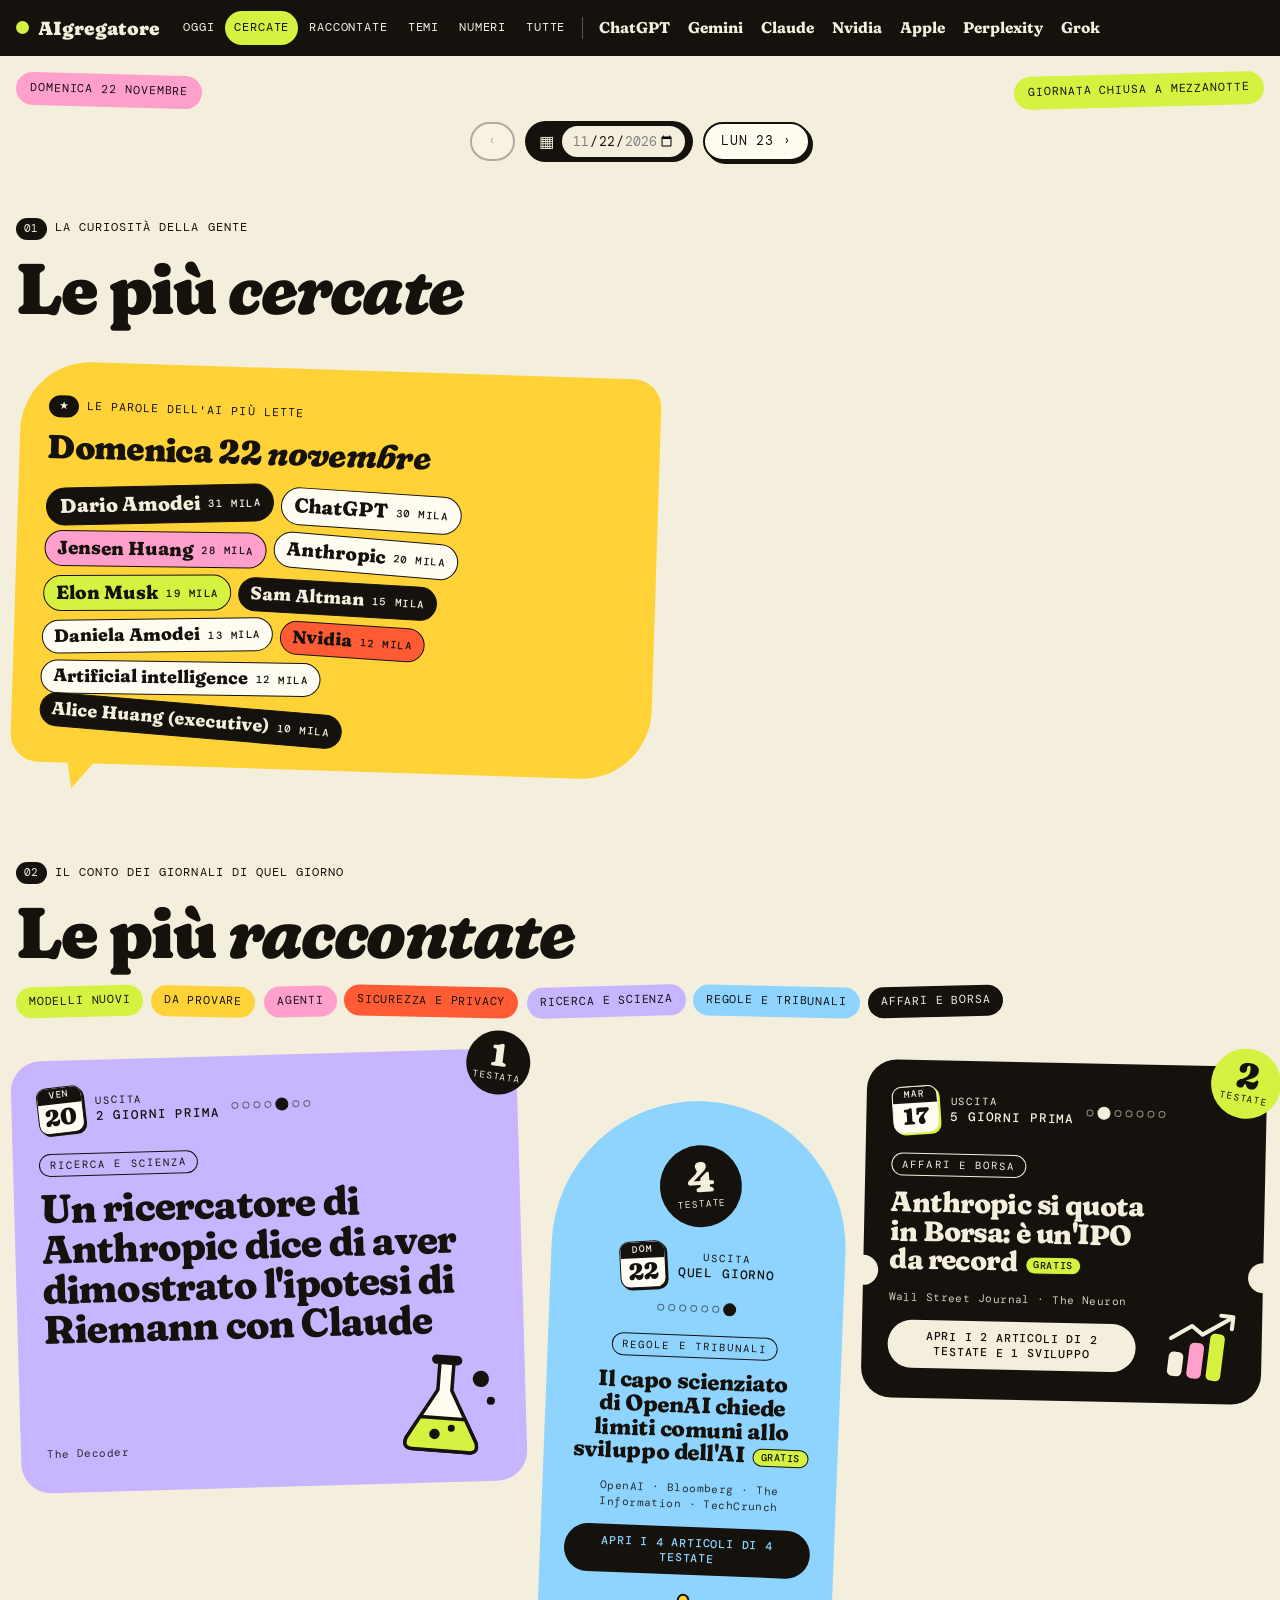
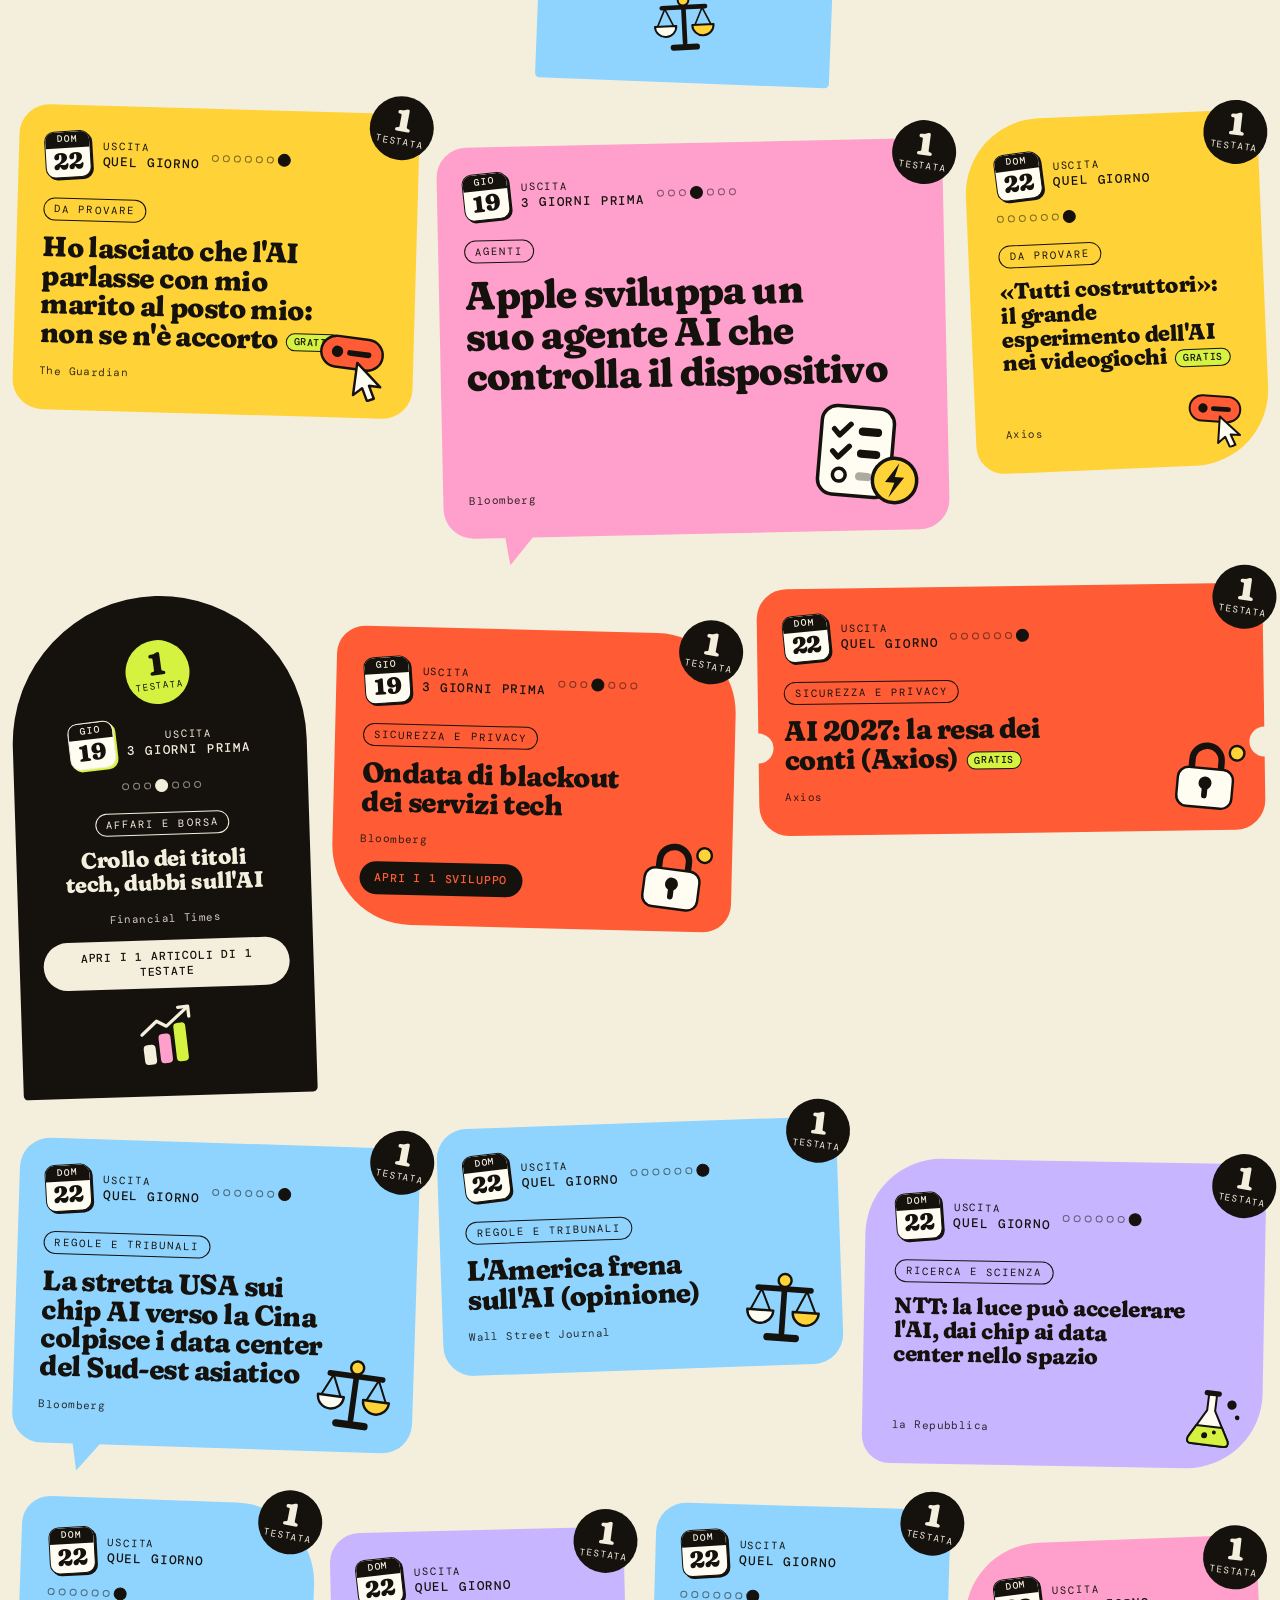
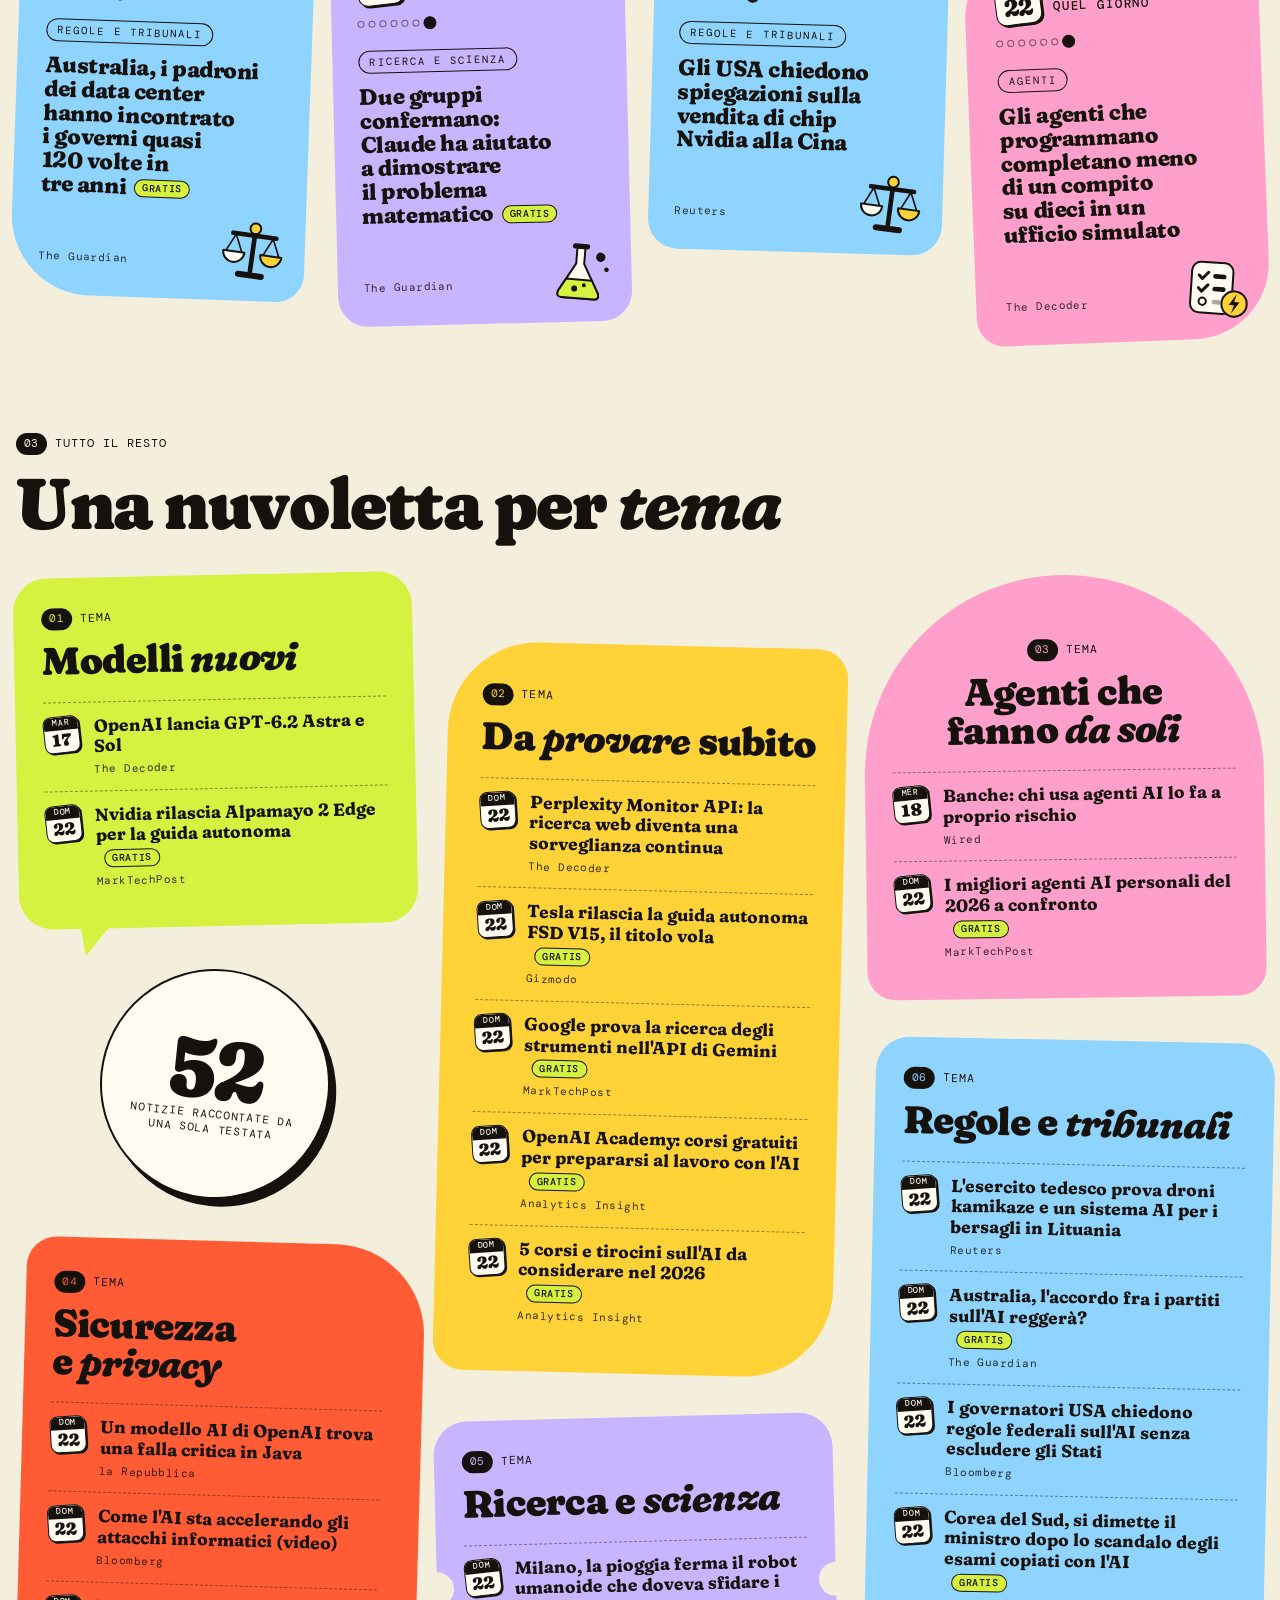
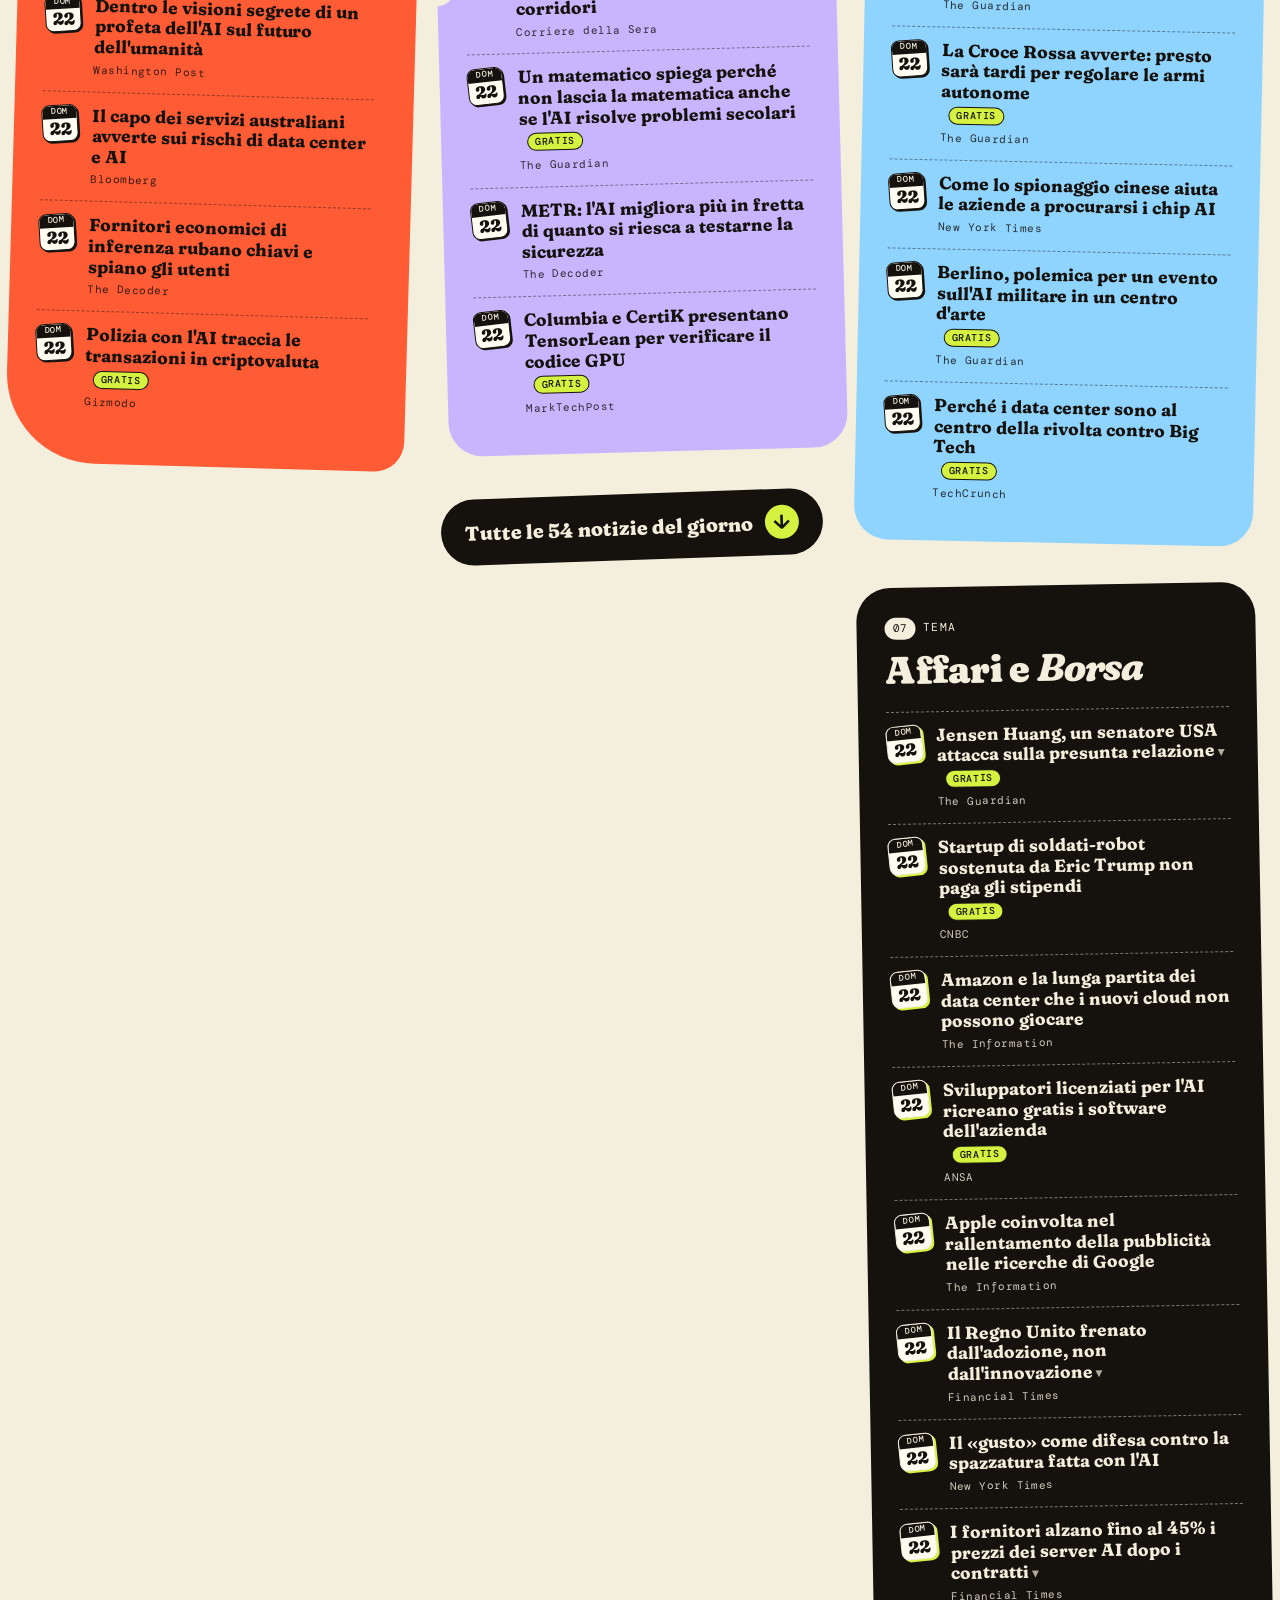
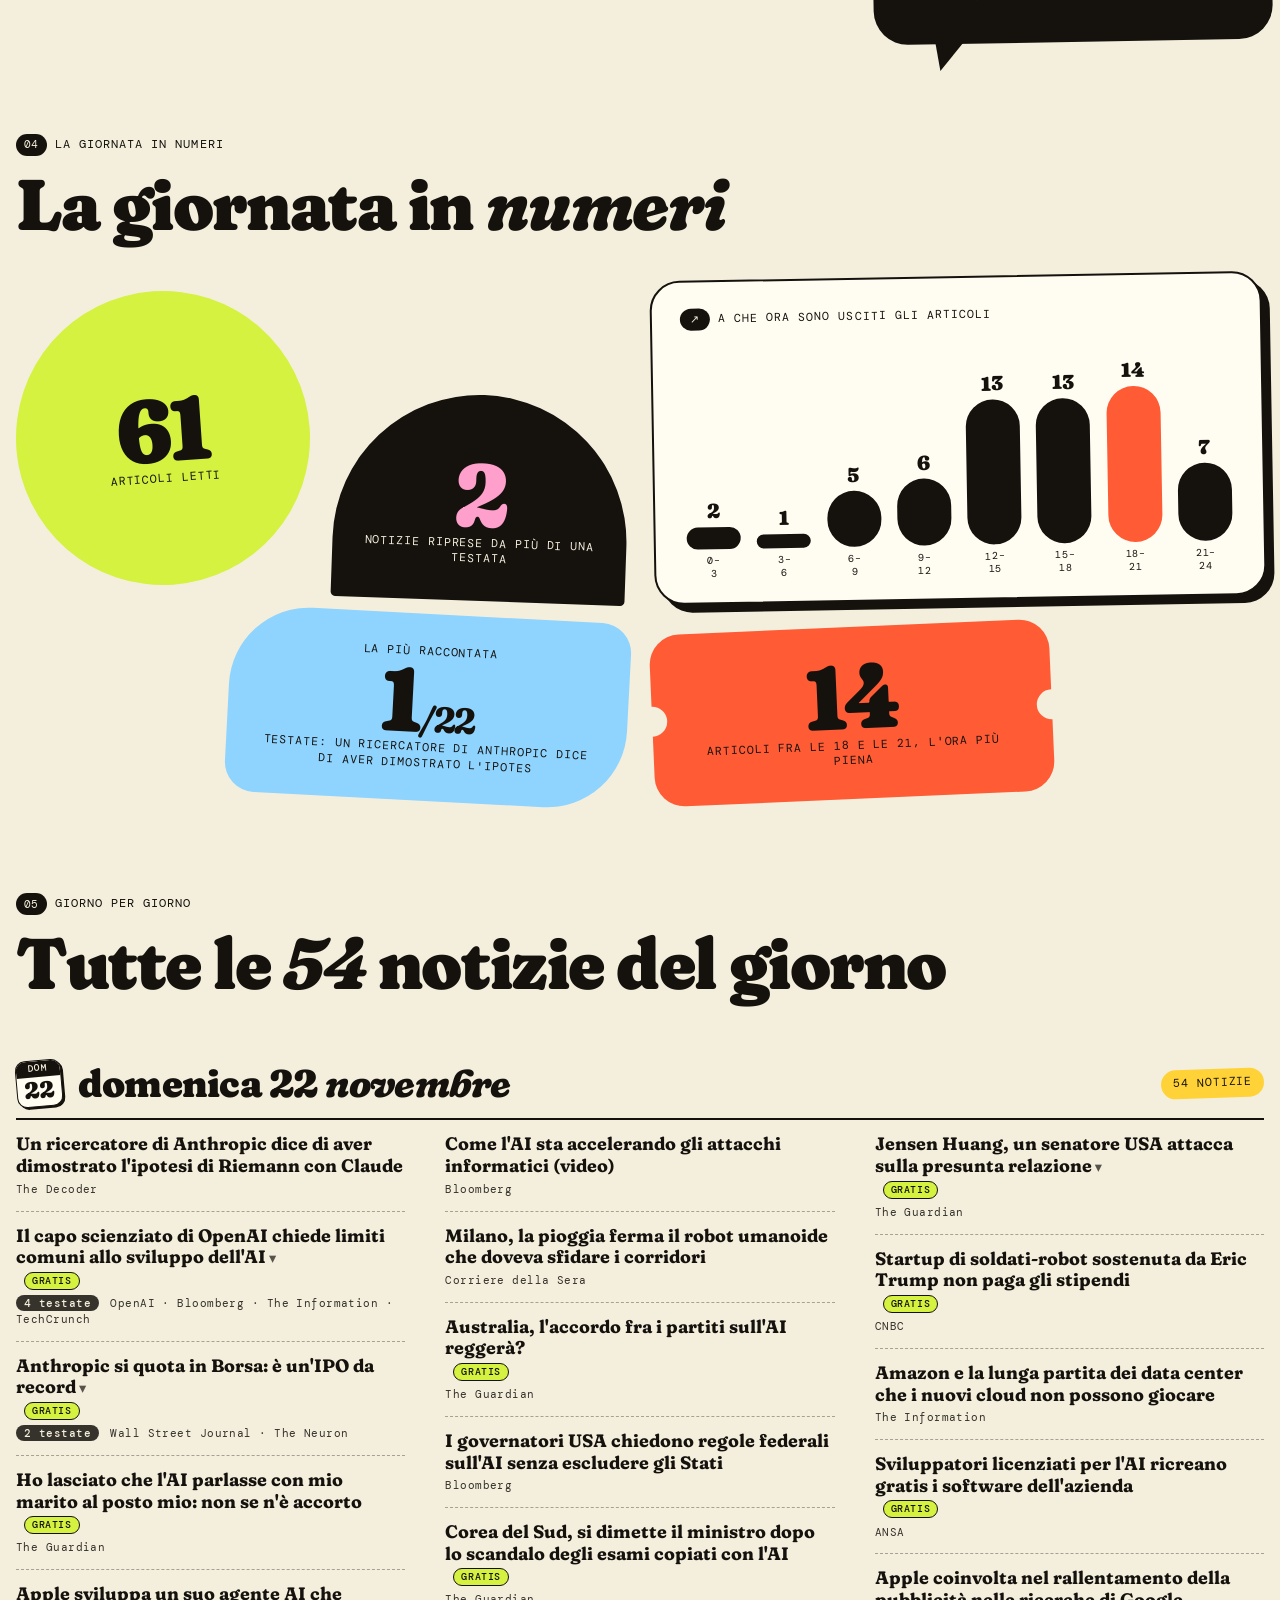
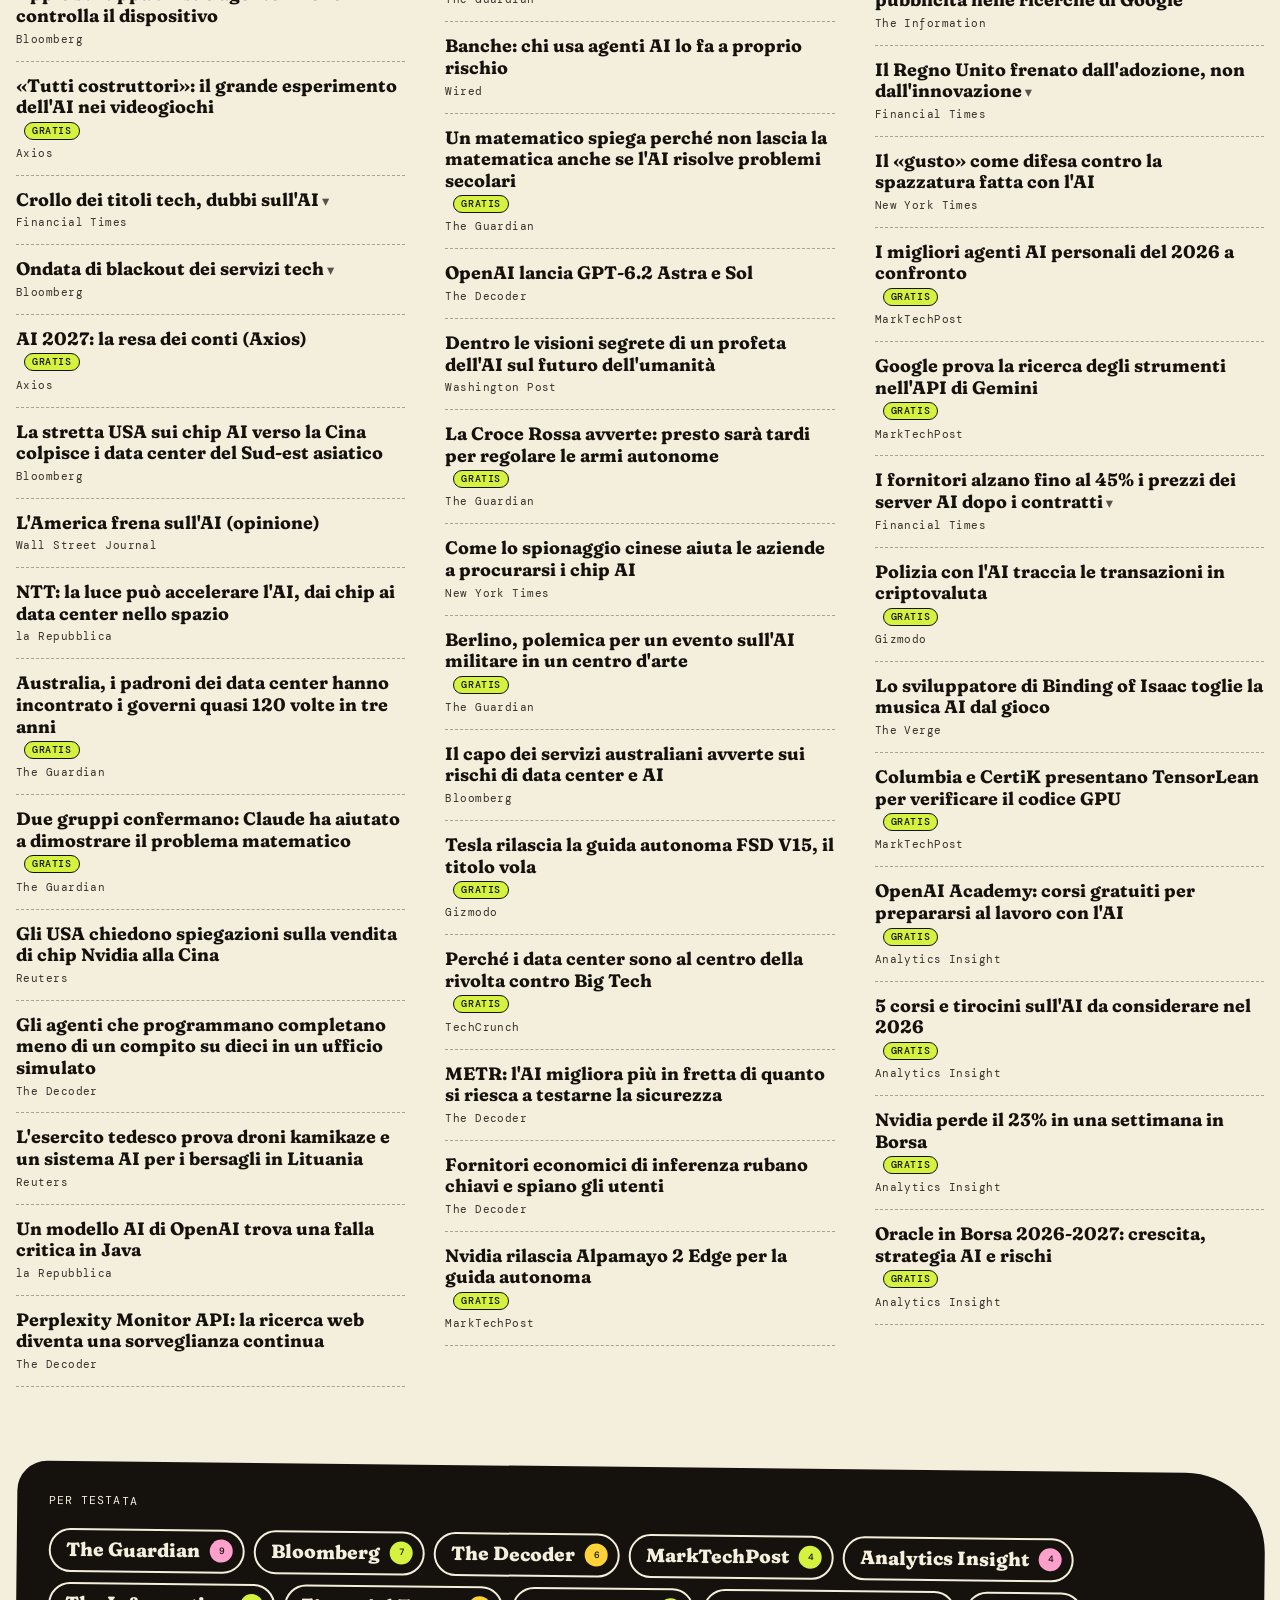
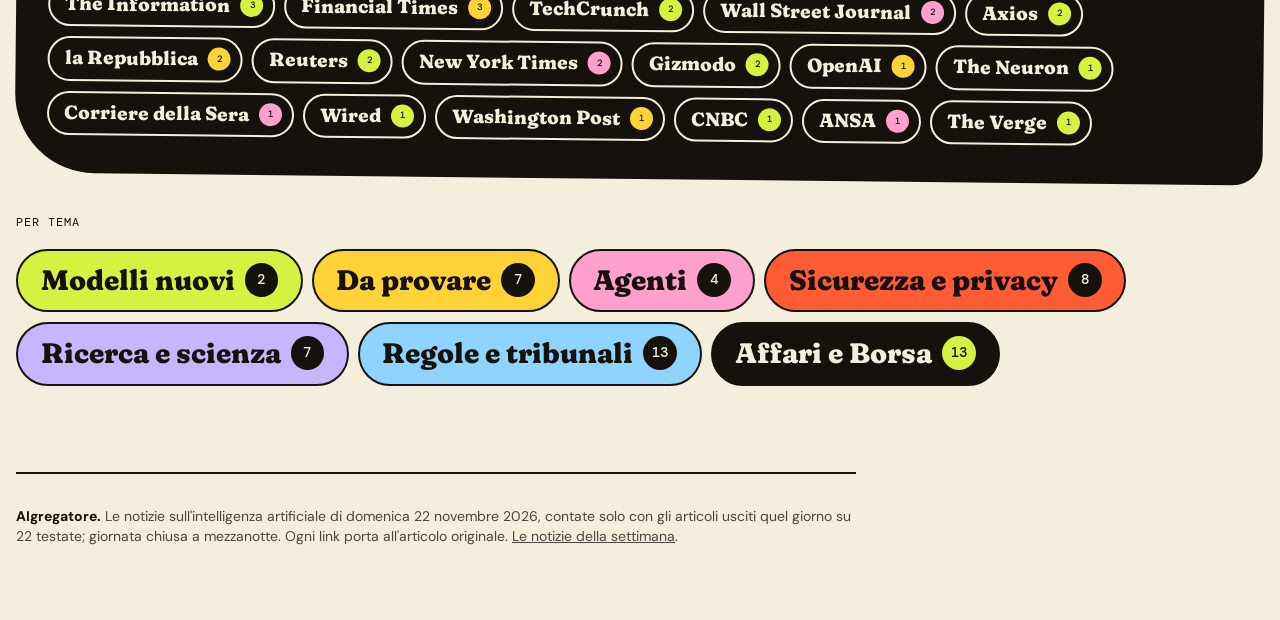
<file: aigregatore/giorno-2026-11-22.html>
<!doctype html>
<html lang="it">
<head>
<meta charset="utf-8">
<meta name="viewport" content="width=device-width, initial-scale=1, viewport-fit=cover">
<title>Le notizie sull'AI di domenica 22 novembre 2026 · AIgregatore</title>
<meta name="description" content="Le notizie sull&#x27;intelligenza artificiale di domenica 22 novembre 2026: le più raccontate quel giorno su 22 testate e tutte le altre, divise per tema.">
<meta property="og:title" content="AIgregatore">
<meta property="og:description" content="Le notizie sull&#x27;intelligenza artificiale di domenica 22 novembre 2026: le più raccontate quel giorno su 22 testate e tutte le altre, divise per tema.">
<meta property="og:type" content="website">
<meta name="theme-color" content="#F4EEDC">
<link rel="icon" href="data:image/svg+xml,%3Csvg xmlns='http://www.w3.org/2000/svg' viewBox='0 0 64 64'%3E%3Crect width='64' height='64' rx='18' fill='%2315120E'/%3E%3Ccircle cx='32' cy='32' r='14' fill='%23D4F23F'/%3E%3C/svg%3E">
<link rel="preconnect" href="https://fonts.googleapis.com">
<link rel="preconnect" href="https://fonts.gstatic.com" crossorigin>
<link href="https://fonts.googleapis.com/css2?family=Fraunces:ital,opsz,wght,SOFT,WONK@0,9..144,300..900,0..100,0..1;1,9..144,300..900,0..100,0..1&family=DM+Mono:wght@400;500&family=DM+Sans:opsz,wght@9..40,400..700&display=swap" rel="stylesheet">
<link rel="stylesheet" href="stile.css">
<script src="app.js" defer></script>
<script src="voti.js" defer></script>
</head>
<body data-giorno="2026-11-22" data-dati="giorno-2026-11-22.json">
<svg width="0" height="0" style="position:absolute" aria-hidden="true" focusable="false">
<symbol id="i-mod" viewBox="0 0 96 96"><rect x="12" y="66" width="62" height="18" rx="9" fill="var(--i1)"/><rect x="20" y="45" width="62" height="18" rx="9" fill="var(--i2)" stroke="var(--i1)" stroke-width="3"/><rect x="12" y="24" width="62" height="18" rx="9" fill="var(--i3)" stroke="var(--i1)" stroke-width="3"/><path d="M80 2l4.5 11.5L96 18l-11.5 4.5L80 34l-4.5-11.5L64 18l11.5-4.5z" fill="var(--i1)"/></symbol>
<symbol id="i-app" viewBox="0 0 96 96"><rect x="6" y="20" width="76" height="38" rx="19" fill="var(--i3)" stroke="var(--i1)" stroke-width="3"/><circle cx="26" cy="39" r="7" fill="var(--i1)"/><rect x="38" y="35.5" width="30" height="7" rx="3.5" fill="var(--i1)"/><path d="M52 50v40l10-10 8 15 8-4-8-15h14z" fill="var(--i2)" stroke="var(--i1)" stroke-width="3" stroke-linejoin="round"/></symbol>
<symbol id="i-age" viewBox="0 0 96 96"><rect x="8" y="10" width="62" height="76" rx="13" fill="var(--i2)" stroke="var(--i1)" stroke-width="3"/><path d="M19 30l5 5 9-10M19 49l5 5 9-10" fill="none" stroke="var(--i1)" stroke-width="4.5" stroke-linecap="round" stroke-linejoin="round"/><rect x="40" y="27" width="20" height="7" rx="3.5" fill="var(--i1)"/><rect x="40" y="46" width="20" height="7" rx="3.5" fill="var(--i1)"/><circle cx="26" cy="69" r="5.5" fill="none" stroke="var(--i1)" stroke-width="3"/><rect x="40" y="65.5" width="14" height="7" rx="3.5" fill="var(--i1)" opacity=".35"/><circle cx="74" cy="70" r="19" fill="var(--i3)" stroke="var(--i1)" stroke-width="3"/><path d="M77 55l-11 17h8l-4 13 12-18h-8z" fill="var(--i1)"/></symbol>
<symbol id="i-sic" viewBox="0 0 96 96"><path d="M30 46V32a18 18 0 0136 0v14" fill="none" stroke="var(--i1)" stroke-width="8" stroke-linecap="round"/><rect x="14" y="42" width="68" height="48" rx="13" fill="var(--i2)" stroke="var(--i1)" stroke-width="3"/><circle cx="48" cy="60" r="8" fill="var(--i1)"/><rect x="44.5" y="62" width="7" height="17" rx="3.5" fill="var(--i1)"/><circle cx="84" cy="20" r="9" fill="var(--i3)" stroke="var(--i1)" stroke-width="3"/></symbol>
<symbol id="i-ric" viewBox="0 0 96 96"><path d="M42 12v24L18 79q-3 9 6 9h48q9 0 6-9L54 36V12z" fill="var(--i2)" stroke="var(--i1)" stroke-width="3" stroke-linejoin="round"/><path d="M28.6 60h38.8L78 79q3 9-6 9H24q-9 0-6-9z" fill="var(--i3)" stroke="var(--i1)" stroke-width="3" stroke-linejoin="round"/><rect x="35" y="6" width="26" height="8" rx="4" fill="var(--i1)"/><circle cx="42" cy="74" r="4.5" fill="var(--i1)"/><circle cx="56" cy="68" r="3" fill="var(--i1)"/><circle cx="78" cy="24" r="7" fill="var(--i1)"/><circle cx="88" cy="42" r="3.5" fill="var(--i1)"/></symbol>
<symbol id="i-reg" viewBox="0 0 96 96"><rect x="44.5" y="14" width="7" height="68" rx="3.5" fill="var(--i1)"/><rect x="26" y="80" width="44" height="9" rx="4.5" fill="var(--i1)"/><rect x="12" y="21" width="72" height="7" rx="3.5" fill="var(--i1)"/><path d="M20 26L8 52M20 26l12 26M76 26L64 52M76 26l12 26" stroke="var(--i1)" stroke-width="2.5" fill="none"/><path d="M4 52h32a16 16 0 01-32 0z" fill="var(--i2)" stroke="var(--i1)" stroke-width="3" stroke-linejoin="round"/><path d="M60 52h32a16 16 0 01-32 0z" fill="var(--i3)" stroke="var(--i1)" stroke-width="3" stroke-linejoin="round"/><circle cx="48" cy="14" r="8" fill="var(--i3)" stroke="var(--i1)" stroke-width="3"/></symbol>
<symbol id="i-aff" viewBox="0 0 96 96"><rect x="8" y="58" width="18" height="30" rx="6" fill="var(--i2)"/><rect x="32" y="44" width="18" height="44" rx="6" fill="var(--i3)"/><rect x="56" y="30" width="18" height="58" rx="6" fill="var(--i1)"/><path d="M8 42l24-18 14 9 34-25" stroke="var(--i2)" stroke-width="5" fill="none" stroke-linecap="round" stroke-linejoin="round"/><path d="M66 7h15v15" stroke="var(--i2)" stroke-width="5" fill="none" stroke-linecap="round" stroke-linejoin="round"/></symbol>
</svg>

<div class="barra"><nav class="nastro" aria-label="Menù"><a class="logo" href="index.html"><i></i><span class="w">AIgregatore</span></a><div class="scorri"><a href="oggi.html" title="Solo le notizie di oggi; si può scegliere anche un altro giorno">Oggi</a><a href="#cercate" data-s="cercate">Cercate</a><a href="#raccontate" data-s="raccontate">Raccontate</a><a href="#temi" data-s="temi">Temi</a><a href="#numeri" data-s="numeri">Numeri</a><a href="#tutte" data-s="tutte">Tutte</a><span class="sep"></span><a class="as" href="#vista" role="button" aria-pressed="false" data-fk="a" data-fv="openai" data-fl="ChatGPT e OpenAI" title="ChatGPT e OpenAI">ChatGPT</a><a class="as" href="#vista" role="button" aria-pressed="false" data-fk="a" data-fv="google" data-fl="Gemini e Google" title="Gemini e Google">Gemini</a><a class="as" href="#vista" role="button" aria-pressed="false" data-fk="a" data-fv="anthropic" data-fl="Claude e Anthropic" title="Claude e Anthropic">Claude</a><a class="as" href="#vista" role="button" aria-pressed="false" data-fk="a" data-fv="nvidia" data-fl="Nvidia" title="Nvidia">Nvidia</a><a class="as" href="#vista" role="button" aria-pressed="false" data-fk="a" data-fv="apple" data-fl="Apple e Siri" title="Apple e Siri">Apple</a><a class="as" href="#vista" role="button" aria-pressed="false" data-fk="a" data-fv="perplexity" data-fl="Perplexity" title="Perplexity">Perplexity</a><a class="as" href="#vista" role="button" aria-pressed="false" data-fk="a" data-fv="grok" data-fl="Grok e xAI" title="Grok e xAI">Grok</a></div></nav></div>
<div class="page" id="page">
<div class="eds"><span class="ed">domenica 22 novembre</span><span class="ed ed2">Giornata chiusa a mezzanotte</span></div>
<nav class="giorni" aria-label="Scegli il giorno"><span class="gfr off">‹</span><label class="gcal" title="Scegli il giorno"><span aria-hidden="true">▦</span><input type="date" id="scegli-giorno" value="2026-11-22" min="2026-11-22" max="2026-11-24" aria-label="Scegli il giorno"></label><a class="gfr" href="giorno-2026-11-23.html" title="Il giorno dopo">lun 23 ›</a></nav>

<section id="vista" class="blk first" hidden aria-live="polite"></section>

<div id="home">
<section id="cercate" class="blk first">
  <header class="sec"><p class="lab"><span class="pill">01</span> la curiosità della gente</p><h2>Le più <em>cercate</em></h2></header>
  <div class="g12 cerc">
    <!-- tabellone di Wikipedia tolto il 23/11 (Manlio): resta solo la nuvoletta gialla -->
    <aside class="side">
      <div class="terms" style="--r:1.8deg">
        <p class="lab"><span class="pill">★</span> le parole dell'AI più lette</p>
        <h3>Domenica 22 <em>novembre</em></h3>
        <div class="tcloud"><span class="term t-ink" style="--fs:20px;--r:-3deg">Dario Amodei <b>31 mila</b></span><span class="term t-paper" style="--fs:20px;--r:2deg">ChatGPT <b>30 mila</b></span><span class="term t-pink" style="--fs:19px;--r:-1deg">Jensen Huang <b>28 mila</b></span><span class="term t-paper" style="--fs:19px;--r:3deg">Anthropic <b>20 mila</b></span><span class="term t-lime" style="--fs:19px;--r:-2deg">Elon Musk <b>19 mila</b></span><span class="term t-ink" style="--fs:18px;--r:1.5deg">Sam Altman <b>15 mila</b></span><span class="term t-paper" style="--fs:18px;--r:-2.5deg">Daniela Amodei <b>13 mila</b></span><span class="term t-tomato" style="--fs:18px;--r:2deg">Nvidia <b>12 mila</b></span><span class="term t-paper" style="--fs:18px;--r:-1deg">Artificial intelligence <b>12 mila</b></span><span class="term t-ink" style="--fs:18px;--r:3deg">Alice Huang (executive) <b>10 mila</b></span></div>
      </div>
    </aside>
  </div>
</section>

<section id="raccontate" class="blk">
  <header class="sec"><p class="lab"><span class="pill">02</span> il conto dei giornali di quel giorno</p><h2>Le più <em>raccontate</em></h2>
  <div class="legend"><a class="lg c-mod" href="#t-mod">Modelli nuovi</a><a class="lg c-app" href="#t-app">Da provare</a><a class="lg c-age" href="#t-age">Agenti</a><a class="lg c-sic" href="#t-sic">Sicurezza e privacy</a><a class="lg c-ric" href="#t-ric">Ricerca e scienza</a><a class="lg c-reg" href="#t-reg">Regole e tribunali</a><a class="lg c-aff" href="#t-aff">Affari e Borsa</a></div></header>
  <div class="g12 mosaic"><article class="card c-ric s5  xl" style="--r:-1.6deg;--y:0px">
<span class="n" style="--d:64px" title="1 testate su 22 ne hanno scritto"><b>1</b><i>testata</i></span>
<div class="when"><span class="leaf" title="Notizia uscita venerdì 20 novembre"><b>ven</b><i>20</i></span><span class="whentxt">uscita<br><strong>2 giorni prima</strong></span><span class="week" aria-hidden="true"><i class=""></i><i class=""></i><i class=""></i><i class=""></i><i class="on"></i><i class=""></i><i class=""></i></span></div>
<p class="cat">Ricerca e scienza</p>
<h3><a href="https://the-decoder.com/lean-and-mathlib-community-officially-confirms-levent-alpoges-proof-of-the-riemann-hypothesis-is-correct/" data-p="1" target="_blank" rel="noopener">Un ricercatore di Anthropic dice di aver dimostrato l&#x27;ipotesi di Riemann con Claude</a></h3>
<p class="src">The Decoder</p>
<svg class="ill" viewBox="0 0 96 96" aria-hidden="true"><use href="#i-ric"/></svg>
</article><article class="card c-reg s3 arch m" style="--r:2.2deg;--y:46px">
<span class="n" style="--d:82px" title="4 testate su 22 ne hanno scritto"><b>4</b><i>testate</i></span>
<div class="when"><span class="leaf" title="Notizia uscita domenica 22 novembre"><b>dom</b><i>22</i></span><span class="whentxt">uscita<br><strong>quel giorno</strong></span><span class="week" aria-hidden="true"><i class=""></i><i class=""></i><i class=""></i><i class=""></i><i class=""></i><i class=""></i><i class="on"></i></span></div>
<p class="cat">Regole e tribunali</p>
<h3><a href="https://techcrunch.com/2026/11/22/openais-chief-scientist-has-thoughts-on-how-to-limit-ai-development/" data-p="2" target="_blank" rel="noopener">Il capo scienziato di OpenAI chiede limiti comuni allo sviluppo dell&#x27;AI</a><span class="gr" title="Articolo che si legge gratis per intero">gratis</span></h3>
<p class="src">OpenAI · Bloomberg · The Information · TechCrunch</p>
<svg class="ill" viewBox="0 0 96 96" aria-hidden="true"><use href="#i-reg"/></svg>
</article><article class="card c-aff s4 ticket l" style="--r:1.2deg;--y:8px">
<span class="n" style="--d:70px" title="2 testate su 22 ne hanno scritto"><b>2</b><i>testate</i></span>
<div class="when"><span class="leaf" title="Notizia uscita martedì 17 novembre"><b>mar</b><i>17</i></span><span class="whentxt">uscita<br><strong>5 giorni prima</strong></span><span class="week" aria-hidden="true"><i class=""></i><i class="on"></i><i class=""></i><i class=""></i><i class=""></i><i class=""></i><i class=""></i></span></div>
<p class="cat">Affari e Borsa</p>
<h3><a href="https://www.theneurondaily.com/p/who-really-wins-from-anthropic-s-ipo" data-p="3" target="_blank" rel="noopener">Anthropic si quota in Borsa: è un&#x27;IPO da record</a><span class="gr" title="Articolo che si legge gratis per intero">gratis</span></h3>
<p class="src">Wall Street Journal · The Neuron</p>
<svg class="ill" viewBox="0 0 96 96" aria-hidden="true"><use href="#i-aff"/></svg>
</article><article class="card c-app s4  l" style="--r:1.6deg;--y:0px">
<span class="n" style="--d:64px" title="1 testate su 22 ne hanno scritto"><b>1</b><i>testata</i></span>
<div class="when"><span class="leaf" title="Notizia uscita domenica 22 novembre"><b>dom</b><i>22</i></span><span class="whentxt">uscita<br><strong>quel giorno</strong></span><span class="week" aria-hidden="true"><i class=""></i><i class=""></i><i class=""></i><i class=""></i><i class=""></i><i class=""></i><i class="on"></i></span></div>
<p class="cat">Da provare</p>
<h3><a href="https://www.theguardian.com/commentisfree/2026/nov/22/stopped-talking-to-husband-let-ai-do-it-instead" data-p="4" target="_blank" rel="noopener">Ho lasciato che l&#x27;AI parlasse con mio marito al posto mio: non se n&#x27;è accorto</a><span class="gr" title="Articolo che si legge gratis per intero">gratis</span></h3>
<p class="src">The Guardian</p>
<svg class="ill" viewBox="0 0 96 96" aria-hidden="true"><use href="#i-app"/></svg>
</article><article class="card c-age s5 tail xl" style="--r:-1.2deg;--y:34px">
<span class="n" style="--d:64px" title="1 testate su 22 ne hanno scritto"><b>1</b><i>testata</i></span>
<div class="when"><span class="leaf" title="Notizia uscita giovedì 19 novembre"><b>gio</b><i>19</i></span><span class="whentxt">uscita<br><strong>3 giorni prima</strong></span><span class="week" aria-hidden="true"><i class=""></i><i class=""></i><i class=""></i><i class="on"></i><i class=""></i><i class=""></i><i class=""></i></span></div>
<p class="cat">Agenti</p>
<h3><a href="https://www.bloomberg.com/news/newsletters/2026-11-22/apple-s-ai-agent-war-early-2027-product-plans-and-iphone-duo-face-unlock-review" data-p="5" target="_blank" rel="noopener">Apple sviluppa un suo agente AI che controlla il dispositivo</a></h3>
<p class="src">Bloomberg</p>
<svg class="ill" viewBox="0 0 96 96" aria-hidden="true"><use href="#i-age"/></svg>
</article><article class="card c-app s3 blob m" style="--r:-2.4deg;--y:6px">
<span class="n" style="--d:64px" title="1 testate su 22 ne hanno scritto"><b>1</b><i>testata</i></span>
<div class="when"><span class="leaf" title="Notizia uscita domenica 22 novembre"><b>dom</b><i>22</i></span><span class="whentxt">uscita<br><strong>quel giorno</strong></span><span class="week" aria-hidden="true"><i class=""></i><i class=""></i><i class=""></i><i class=""></i><i class=""></i><i class=""></i><i class="on"></i></span></div>
<p class="cat">Da provare</p>
<h3><a href="https://news.google.com/rss/articles/CBMifEFVX3lxTE5QYVJlS19sYmprSkQ2dC1zRmNqLTNpVGpORmtoT2NubjJVRnJ6MGlTOEE1bnV6c3ROaWp6N2JmNzR6VDJWQ0hoRUJodnpINkRUbVZEVEJqZXVIdENKUHQzZ1RLTTZaQWpCQkFVYW9tbW9qZkQ2WTY3VG9xaXQ?oc=5" data-p="6" target="_blank" rel="noopener">«Tutti costruttori»: il grande esperimento dell&#x27;AI nei videogiochi</a><span class="gr" title="Articolo che si legge gratis per intero">gratis</span></h3>
<p class="src">Axios</p>
<svg class="ill" viewBox="0 0 96 96" aria-hidden="true"><use href="#i-app"/></svg>
</article><article class="card c-aff s3 arch m" style="--r:-1.8deg;--y:10px">
<span class="n" style="--d:64px" title="1 testate su 22 ne hanno scritto"><b>1</b><i>testata</i></span>
<div class="when"><span class="leaf" title="Notizia uscita giovedì 19 novembre"><b>gio</b><i>19</i></span><span class="whentxt">uscita<br><strong>3 giorni prima</strong></span><span class="week" aria-hidden="true"><i class=""></i><i class=""></i><i class=""></i><i class="on"></i><i class=""></i><i class=""></i><i class=""></i></span></div>
<p class="cat">Affari e Borsa</p>
<h3><a href="https://www.ft.com/content/1dc8290b-8100-434d-963c-79002c15f244" data-p="7" target="_blank" rel="noopener">Crollo dei titoli tech, dubbi sull&#x27;AI</a></h3>
<p class="src">Financial Times</p>
<svg class="ill" viewBox="0 0 96 96" aria-hidden="true"><use href="#i-aff"/></svg>
</article><article class="card c-sic s4 blob2 l" style="--r:1.4deg;--y:44px">
<span class="n" style="--d:64px" title="1 testate su 22 ne hanno scritto"><b>1</b><i>testata</i></span>
<div class="when"><span class="leaf" title="Notizia uscita giovedì 19 novembre"><b>gio</b><i>19</i></span><span class="whentxt">uscita<br><strong>3 giorni prima</strong></span><span class="week" aria-hidden="true"><i class=""></i><i class=""></i><i class=""></i><i class="on"></i><i class=""></i><i class=""></i><i class=""></i></span></div>
<p class="cat">Sicurezza e privacy</p>
<h3><a href="https://www.bloomberg.com/news/videos/2026-11-22/tech-outages-fuel-a-new-prepping-boom-video" data-p="8" target="_blank" rel="noopener">Ondata di blackout dei servizi tech</a></h3>
<p class="src">Bloomberg</p>
<svg class="ill" viewBox="0 0 96 96" aria-hidden="true"><use href="#i-sic"/></svg>
</article><article class="card c-sic s5 ticket l" style="--r:-0.8deg;--y:0px">
<span class="n" style="--d:64px" title="1 testate su 22 ne hanno scritto"><b>1</b><i>testata</i></span>
<div class="when"><span class="leaf" title="Notizia uscita domenica 22 novembre"><b>dom</b><i>22</i></span><span class="whentxt">uscita<br><strong>quel giorno</strong></span><span class="week" aria-hidden="true"><i class=""></i><i class=""></i><i class=""></i><i class=""></i><i class=""></i><i class=""></i><i class="on"></i></span></div>
<p class="cat">Sicurezza e privacy</p>
<h3><a href="https://news.google.com/rss/articles/CBMifkFVX3lxTE40Q2poVlBNa2F1cVctX3JSck8tNjRNd3VfTkcxeVk3Qzk3Qk9LWFJYeUJxOVJkdFJaX3l2QlRFZVlFQmtIOXJxNV9ZQ05jZkoySnNaQ1F4VGpHcmZJalFFOE0xSW5LLUZxZ2w2Q3FkUmRic1labmF4WVptOWU0dw?oc=5" data-p="9" target="_blank" rel="noopener">AI 2027: la resa dei conti (Axios)</a><span class="gr" title="Articolo che si legge gratis per intero">gratis</span></h3>
<p class="src">Axios</p>
<svg class="ill" viewBox="0 0 96 96" aria-hidden="true"><use href="#i-sic"/></svg>
</article><article class="card c-reg s4 tail l" style="--r:1.8deg;--y:20px">
<span class="n" style="--d:64px" title="1 testate su 22 ne hanno scritto"><b>1</b><i>testata</i></span>
<div class="when"><span class="leaf" title="Notizia uscita domenica 22 novembre"><b>dom</b><i>22</i></span><span class="whentxt">uscita<br><strong>quel giorno</strong></span><span class="week" aria-hidden="true"><i class=""></i><i class=""></i><i class=""></i><i class=""></i><i class=""></i><i class=""></i><i class="on"></i></span></div>
<p class="cat">Regole e tribunali</p>
<h3><a href="https://www.bloomberg.com/news/features/2026-11-22/trump-s-ai-chip-crackdown-on-china-after-nvidia-crisis-squeezes-southeast-asia" data-p="10" target="_blank" rel="noopener">La stretta USA sui chip AI verso la Cina colpisce i data center del Sud-est asiatico</a></h3>
<p class="src">Bloomberg</p>
<svg class="ill" viewBox="0 0 96 96" aria-hidden="true"><use href="#i-reg"/></svg>
</article><article class="card c-reg s4  l" style="--r:-2.0deg;--y:0px">
<span class="n" style="--d:64px" title="1 testate su 22 ne hanno scritto"><b>1</b><i>testata</i></span>
<div class="when"><span class="leaf" title="Notizia uscita domenica 22 novembre"><b>dom</b><i>22</i></span><span class="whentxt">uscita<br><strong>quel giorno</strong></span><span class="week" aria-hidden="true"><i class=""></i><i class=""></i><i class=""></i><i class=""></i><i class=""></i><i class=""></i><i class="on"></i></span></div>
<p class="cat">Regole e tribunali</p>
<h3><a href="https://www.wsj.com/opinion/america-hits-the-brakes-on-ai-84a63996?mod=rss_Technology" data-p="11" target="_blank" rel="noopener">L&#x27;America frena sull&#x27;AI (opinione)</a></h3>
<p class="src">Wall Street Journal</p>
<svg class="ill" viewBox="0 0 96 96" aria-hidden="true"><use href="#i-reg"/></svg>
</article><article class="card c-ric s4 blob m" style="--r:1.0deg;--y:38px">
<span class="n" style="--d:64px" title="1 testate su 22 ne hanno scritto"><b>1</b><i>testata</i></span>
<div class="when"><span class="leaf" title="Notizia uscita domenica 22 novembre"><b>dom</b><i>22</i></span><span class="whentxt">uscita<br><strong>quel giorno</strong></span><span class="week" aria-hidden="true"><i class=""></i><i class=""></i><i class=""></i><i class=""></i><i class=""></i><i class=""></i><i class="on"></i></span></div>
<p class="cat">Ricerca e scienza</p>
<h3><a href="https://www.repubblica.it/tecnologia/2026/11/22/news/ntt-fotonica-ia-data-center-spazio-425742292/?rss" data-p="12" target="_blank" rel="noopener">NTT: la luce può accelerare l&#x27;AI, dai chip ai data center nello spazio</a></h3>
<p class="src">la Repubblica</p>
<svg class="ill" viewBox="0 0 96 96" aria-hidden="true"><use href="#i-ric"/></svg>
</article><article class="card c-reg s3 blob2 m" style="--r:2.0deg;--y:0px">
<span class="n" style="--d:64px" title="1 testate su 22 ne hanno scritto"><b>1</b><i>testata</i></span>
<div class="when"><span class="leaf" title="Notizia uscita domenica 22 novembre"><b>dom</b><i>22</i></span><span class="whentxt">uscita<br><strong>quel giorno</strong></span><span class="week" aria-hidden="true"><i class=""></i><i class=""></i><i class=""></i><i class=""></i><i class=""></i><i class=""></i><i class="on"></i></span></div>
<p class="cat">Regole e tribunali</p>
<h3><a href="https://www.theguardian.com/australia-news/2026/nov/23/datacentre-bosses-met-australian-state-premiers-and-ministers-almost-120-times-in-three-years-analysis-finds" data-p="13" target="_blank" rel="noopener">Australia, i padroni dei data center hanno incontrato i governi quasi 120 volte in tre anni</a><span class="gr" title="Articolo che si legge gratis per intero">gratis</span></h3>
<p class="src">The Guardian</p>
<svg class="ill" viewBox="0 0 96 96" aria-hidden="true"><use href="#i-reg"/></svg>
</article><article class="card c-ric s3  m" style="--r:-1.4deg;--y:30px">
<span class="n" style="--d:64px" title="1 testate su 22 ne hanno scritto"><b>1</b><i>testata</i></span>
<div class="when"><span class="leaf" title="Notizia uscita domenica 22 novembre"><b>dom</b><i>22</i></span><span class="whentxt">uscita<br><strong>quel giorno</strong></span><span class="week" aria-hidden="true"><i class=""></i><i class=""></i><i class=""></i><i class=""></i><i class=""></i><i class=""></i><i class="on"></i></span></div>
<p class="cat">Ricerca e scienza</p>
<h3><a href="https://www.theguardian.com/technology/2026/nov/21/anthropic-riemann-hypothesis-solved-claude-ai" data-p="14" target="_blank" rel="noopener">Due gruppi confermano: Claude ha aiutato a dimostrare il problema matematico</a><span class="gr" title="Articolo che si legge gratis per intero">gratis</span></h3>
<p class="src">The Guardian</p>
<svg class="ill" viewBox="0 0 96 96" aria-hidden="true"><use href="#i-ric"/></svg>
</article><article class="card c-reg s3  m" style="--r:1.6deg;--y:6px">
<span class="n" style="--d:64px" title="1 testate su 22 ne hanno scritto"><b>1</b><i>testata</i></span>
<div class="when"><span class="leaf" title="Notizia uscita domenica 22 novembre"><b>dom</b><i>22</i></span><span class="whentxt">uscita<br><strong>quel giorno</strong></span><span class="week" aria-hidden="true"><i class=""></i><i class=""></i><i class=""></i><i class=""></i><i class=""></i><i class=""></i><i class="on"></i></span></div>
<p class="cat">Regole e tribunali</p>
<h3><a href="https://news.google.com/rss/articles/[base64]?oc=5" data-p="15" target="_blank" rel="noopener">Gli USA chiedono spiegazioni sulla vendita di chip Nvidia alla Cina</a></h3>
<p class="src">Reuters</p>
<svg class="ill" viewBox="0 0 96 96" aria-hidden="true"><use href="#i-reg"/></svg>
</article><article class="card c-age s3 blob m" style="--r:-2.2deg;--y:40px">
<span class="n" style="--d:64px" title="1 testate su 22 ne hanno scritto"><b>1</b><i>testata</i></span>
<div class="when"><span class="leaf" title="Notizia uscita domenica 22 novembre"><b>dom</b><i>22</i></span><span class="whentxt">uscita<br><strong>quel giorno</strong></span><span class="week" aria-hidden="true"><i class=""></i><i class=""></i><i class=""></i><i class=""></i><i class=""></i><i class=""></i><i class="on"></i></span></div>
<p class="cat">Agenti</p>
<h3><a href="https://the-decoder.com/ai-coding-agents-ace-isolated-tests-but-complete-fewer-than-one-in-ten-tasks-in-a-simulated-workplace/" data-p="16" target="_blank" rel="noopener">Gli agenti che programmano completano meno di un compito su dieci in un ufficio simulato</a></h3>
<p class="src">The Decoder</p>
<svg class="ill" viewBox="0 0 96 96" aria-hidden="true"><use href="#i-age"/></svg>
</article></div>
</section>

<section id="temi" class="blk">
  <header class="sec"><p class="lab"><span class="pill">03</span> tutto il resto</p><h2>Una nuvoletta per <em>tema</em></h2></header>
  <div class="tcols">
    <div class="tc"><section class="theme c-mod tail" id="t-mod" style="--r:-1.2deg">
<p class="lab"><span class="pill">01</span> tema</p>
<h3>Modelli <em>nuovi</em></h3><ol class="rows"><li><span class="leaf sm" title="Notizia uscita martedì 17 novembre"><b>mar</b><i>17</i></span><div><a href="https://the-decoder.com/gpt-6-2-astra-and-sol-get-to-the-point-faster-but-score-lower-on-transparency-than-claude/" data-p="27" target="_blank" rel="noopener">OpenAI lancia GPT-6.2 Astra e Sol</a><span class="src">The Decoder</span></div></li><li><span class="leaf sm" title="Notizia uscita domenica 22 novembre"><b>dom</b><i>22</i></span><div><a href="https://www.marktechpost.com/2026/11/22/nvidia-alpamayo-2-edge-2b-reasoning-vla-drive-thor/" data-p="37" target="_blank" rel="noopener">Nvidia rilascia Alpamayo 2 Edge per la guida autonoma</a><span class="gr" title="Articolo che si legge gratis per intero">gratis</span><span class="src">MarkTechPost</span></div></li></ol></section><div class="bub b1" style="--r:6deg"><b>52</b><span>notizie raccontate da una sola testata</span></div><section class="theme c-sic blob2" id="t-sic" style="--r:1.6deg">
<p class="lab"><span class="pill">04</span> tema</p>
<h3>Sicurezza e <em>privacy</em></h3><ol class="rows"><li><span class="leaf sm" title="Notizia uscita domenica 22 novembre"><b>dom</b><i>22</i></span><div><a href="https://www.repubblica.it/tecnologia/2026/11/18/news/ia_openai_falla_java-425731999/?rss" data-p="18" target="_blank" rel="noopener">Un modello AI di OpenAI trova una falla critica in Java</a><span class="src">la Repubblica</span></div></li><li><span class="leaf sm" title="Notizia uscita domenica 22 novembre"><b>dom</b><i>22</i></span><div><a href="https://www.bloomberg.com/news/videos/2026-11-22/how-ai-is-accelerating-cyberattacks-video" data-p="20" target="_blank" rel="noopener">Come l&#x27;AI sta accelerando gli attacchi informatici (video)</a><span class="src">Bloomberg</span></div></li><li><span class="leaf sm" title="Notizia uscita domenica 22 novembre"><b>dom</b><i>22</i></span><div><a href="https://www.washingtonpost.com/technology/2026/11/22/inside-an-ai-prophets-secretive-plans-humanitys-future/" data-p="28" target="_blank" rel="noopener">Dentro le visioni segrete di un profeta dell&#x27;AI sul futuro dell&#x27;umanità</a><span class="src">Washington Post</span></div></li><li><span class="leaf sm" title="Notizia uscita domenica 22 novembre"><b>dom</b><i>22</i></span><div><a href="https://www.bloomberg.com/news/articles/2026-11-22/australia-spy-chief-warns-of-data-center-ai-risks-age-reports" data-p="32" target="_blank" rel="noopener">Il capo dei servizi australiani avverte sui rischi di data center e AI</a><span class="src">Bloomberg</span></div></li><li><span class="leaf sm" title="Notizia uscita domenica 22 novembre"><b>dom</b><i>22</i></span><div><a href="https://the-decoder.com/security-researchers-show-how-cheap-ai-inference-providers-steal-keys-and-snoop-on-users/" data-p="36" target="_blank" rel="noopener">Fornitori economici di inferenza rubano chiavi e spiano gli utenti</a><span class="src">The Decoder</span></div></li><li><span class="leaf sm" title="Notizia uscita domenica 22 novembre"><b>dom</b><i>22</i></span><div><a href="https://gizmodo.com/ai-cops-are-now-tracking-crypto-transactions-through-the-dystopian-blockchain-panopticon-2000843186" data-p="48" target="_blank" rel="noopener">Polizia con l&#x27;AI traccia le transazioni in criptovaluta</a><span class="gr" title="Articolo che si legge gratis per intero">gratis</span><span class="src">Gizmodo</span></div></li></ol></section></div>
    <div class="tc tc2"><section class="theme c-app blob" id="t-app" style="--r:1.4deg">
<p class="lab"><span class="pill">02</span> tema</p>
<h3>Da <em>provare</em> subito</h3><ol class="rows"><li><span class="leaf sm" title="Notizia uscita domenica 22 novembre"><b>dom</b><i>22</i></span><div><a href="https://the-decoder.com/perplexitys-new-monitor-api-turns-web-search-from-a-one-off-query-into-a-nonstop-watchdog/" data-p="19" target="_blank" rel="noopener">Perplexity Monitor API: la ricerca web diventa una sorveglianza continua</a><span class="src">The Decoder</span></div></li><li><span class="leaf sm" title="Notizia uscita domenica 22 novembre"><b>dom</b><i>22</i></span><div><a href="https://gizmodo.com/its-like-gta-musk-touts-video-game-like-update-to-tesla-fsd-2000843584" data-p="33" target="_blank" rel="noopener">Tesla rilascia la guida autonoma FSD V15, il titolo vola</a><span class="gr" title="Articolo che si legge gratis per intero">gratis</span><span class="src">Gizmodo</span></div></li><li><span class="leaf sm" title="Notizia uscita domenica 22 novembre"><b>dom</b><i>22</i></span><div><a href="https://www.marktechpost.com/2026/11/22/google-gemini-api-tool-retrieval/" data-p="46" target="_blank" rel="noopener">Google prova la ricerca degli strumenti nell&#x27;API di Gemini</a><span class="gr" title="Articolo che si legge gratis per intero">gratis</span><span class="src">MarkTechPost</span></div></li><li><span class="leaf sm" title="Notizia uscita domenica 22 novembre"><b>dom</b><i>22</i></span><div><a href="https://www.analyticsinsight.net/artificial-intelligence/openai-academy-courses-and-skills-to-prepare-for-an-ai-driven-workplace" data-p="51" target="_blank" rel="noopener">OpenAI Academy: corsi gratuiti per prepararsi al lavoro con l&#x27;AI</a><span class="gr" title="Articolo che si legge gratis per intero">gratis</span><span class="src">Analytics Insight</span></div></li><li><span class="leaf sm" title="Notizia uscita domenica 22 novembre"><b>dom</b><i>22</i></span><div><a href="https://www.analyticsinsight.net/courses/5-ai-courses-and-internship-opportunities-to-explore-in-2026" data-p="52" target="_blank" rel="noopener">5 corsi e tirocini sull&#x27;AI da considerare nel 2026</a><span class="gr" title="Articolo che si legge gratis per intero">gratis</span><span class="src">Analytics Insight</span></div></li></ol></section><section class="theme c-ric ticket" id="t-ric" style="--r:-1.5deg">
<p class="lab"><span class="pill">05</span> tema</p>
<h3>Ricerca e <em>scienza</em></h3><ol class="rows"><li><span class="leaf sm" title="Notizia uscita domenica 22 novembre"><b>dom</b><i>22</i></span><div><a href="https://news.google.com/rss/articles/[base64]?oc=5" data-p="21" target="_blank" rel="noopener">Milano, la pioggia ferma il robot umanoide che doveva sfidare i corridori</a><span class="src">Corriere della Sera</span></div></li><li><span class="leaf sm" title="Notizia uscita domenica 22 novembre"><b>dom</b><i>22</i></span><div><a href="https://www.theguardian.com/commentisfree/2026/nov/22/why-i-wont-leave-mathematics-despite-ai-solving-centuries-old-problems" data-p="26" target="_blank" rel="noopener">Un matematico spiega perché non lascia la matematica anche se l&#x27;AI risolve problemi secolari</a><span class="gr" title="Articolo che si legge gratis per intero">gratis</span><span class="src">The Guardian</span></div></li><li><span class="leaf sm" title="Notizia uscita domenica 22 novembre"><b>dom</b><i>22</i></span><div><a href="https://the-decoder.com/ai-is-getting-better-faster-than-experts-can-reliably-test-whether-new-systems-are-safe-metr-warns/" data-p="35" target="_blank" rel="noopener">METR: l&#x27;AI migliora più in fretta di quanto si riesca a testarne la sicurezza</a><span class="src">The Decoder</span></div></li><li><span class="leaf sm" title="Notizia uscita domenica 22 novembre"><b>dom</b><i>22</i></span><div><a href="https://www.marktechpost.com/2026/11/21/columbia-certik-tensorlean-formal-verification-gpu-kernels/" data-p="50" target="_blank" rel="noopener">Columbia e CertiK presentano TensorLean per verificare il codice GPU</a><span class="gr" title="Articolo che si legge gratis per intero">gratis</span><span class="src">MarkTechPost</span></div></li></ol></section><a class="all" href="#tutte" style="--r:-2deg">Tutte le 54 notizie del giorno <i>↓</i></a></div>
    <div class="tc"><section class="theme c-age archw" id="t-age" style="--r:-0.8deg">
<p class="lab"><span class="pill">03</span> tema</p>
<h3>Agenti che fanno <em>da soli</em></h3><ol class="rows"><li><span class="leaf sm" title="Notizia uscita mercoledì 18 novembre"><b>mer</b><i>18</i></span><div><a href="https://www.wired.com/story/banks-are-cracking-down-on-ai-agents/" data-p="25" target="_blank" rel="noopener">Banche: chi usa agenti AI lo fa a proprio rischio</a><span class="src">Wired</span></div></li><li><span class="leaf sm" title="Notizia uscita domenica 22 novembre"><b>dom</b><i>22</i></span><div><a href="https://www.marktechpost.com/2026/11/22/best-personal-ai-agents-2026/" data-p="45" target="_blank" rel="noopener">I migliori agenti AI personali del 2026 a confronto</a><span class="gr" title="Articolo che si legge gratis per intero">gratis</span><span class="src">MarkTechPost</span></div></li></ol></section><section class="theme c-reg " id="t-reg" style="--r:1.2deg">
<p class="lab"><span class="pill">06</span> tema</p>
<h3>Regole e <em>tribunali</em></h3><ol class="rows"><li><span class="leaf sm" title="Notizia uscita domenica 22 novembre"><b>dom</b><i>22</i></span><div><a href="https://news.google.com/rss/articles/[base64]?oc=5" data-p="17" target="_blank" rel="noopener">L&#x27;esercito tedesco prova droni kamikaze e un sistema AI per i bersagli in Lituania</a><span class="src">Reuters</span></div></li><li><span class="leaf sm" title="Notizia uscita domenica 22 novembre"><b>dom</b><i>22</i></span><div><a href="https://www.theguardian.com/australia-news/2026/nov/23/will-fragile-bipartisanship-on-ai-survive-silly-season-or-is-parliament-heading-for-a-holiday-meltdown-the-agenda" data-p="22" target="_blank" rel="noopener">Australia, l&#x27;accordo fra i partiti sull&#x27;AI reggerà?</a><span class="gr" title="Articolo che si legge gratis per intero">gratis</span><span class="src">The Guardian</span></div></li><li><span class="leaf sm" title="Notizia uscita domenica 22 novembre"><b>dom</b><i>22</i></span><div><a href="https://www.bloomberg.com/news/articles/2026-11-22/governors-call-for-federal-ai-rules-without-sidelining-states" data-p="23" target="_blank" rel="noopener">I governatori USA chiedono regole federali sull&#x27;AI senza escludere gli Stati</a><span class="src">Bloomberg</span></div></li><li><span class="leaf sm" title="Notizia uscita domenica 22 novembre"><b>dom</b><i>22</i></span><div><a href="https://www.theguardian.com/world/2026/nov/22/south-korea-education-minister-resigns-after-ai-cheating-scandal-engulfs-university-exams" data-p="24" target="_blank" rel="noopener">Corea del Sud, si dimette il ministro dopo lo scandalo degli esami copiati con l&#x27;AI</a><span class="gr" title="Articolo che si legge gratis per intero">gratis</span><span class="src">The Guardian</span></div></li><li><span class="leaf sm" title="Notizia uscita domenica 22 novembre"><b>dom</b><i>22</i></span><div><a href="https://www.theguardian.com/science/2026/nov/22/red-cross-warns-too-late-regulate-autonomous-weapons-united-nations" data-p="29" target="_blank" rel="noopener">La Croce Rossa avverte: presto sarà tardi per regolare le armi autonome</a><span class="gr" title="Articolo che si legge gratis per intero">gratis</span><span class="src">The Guardian</span></div></li><li><span class="leaf sm" title="Notizia uscita domenica 22 novembre"><b>dom</b><i>22</i></span><div><a href="https://www.nytimes.com/2026/11/21/world/asia/china-nvidia-spy-chips-state-security.html?unlocked_article_code=1.SVE.6AIw.4HHCTzFjtDId&amp;smid=url-share" data-p="30" target="_blank" rel="noopener">Come lo spionaggio cinese aiuta le aziende a procurarsi i chip AI</a><span class="src">New York Times</span></div></li><li><span class="leaf sm" title="Notizia uscita domenica 22 novembre"><b>dom</b><i>22</i></span><div><a href="https://www.theguardian.com/world/2026/nov/22/military-ai-event-berlin-kraftwerk-arts-complex" data-p="31" target="_blank" rel="noopener">Berlino, polemica per un evento sull&#x27;AI militare in un centro d&#x27;arte</a><span class="gr" title="Articolo che si legge gratis per intero">gratis</span><span class="src">The Guardian</span></div></li><li><span class="leaf sm" title="Notizia uscita domenica 22 novembre"><b>dom</b><i>22</i></span><div><a href="https://techcrunch.com/2026/11/22/why-data-centers-are-at-the-center-of-the-big-tech-backlash/" data-p="34" target="_blank" rel="noopener">Perché i data center sono al centro della rivolta contro Big Tech</a><span class="gr" title="Articolo che si legge gratis per intero">gratis</span><span class="src">TechCrunch</span></div></li></ol></section><section class="theme c-aff tail" id="t-aff" style="--r:-1.0deg">
<p class="lab"><span class="pill">07</span> tema</p>
<h3>Affari e <em>Borsa</em></h3><ol class="rows"><li><span class="leaf sm" title="Notizia uscita domenica 22 novembre"><b>dom</b><i>22</i></span><div><a href="https://www.theguardian.com/us-news/2026/nov/22/jensen-huang-nvidia-john-kennedy" data-p="38" target="_blank" rel="noopener">Jensen Huang, un senatore USA attacca sulla presunta relazione</a><span class="gr" title="Articolo che si legge gratis per intero">gratis</span><span class="src">The Guardian</span></div></li><li><span class="leaf sm" title="Notizia uscita domenica 22 novembre"><b>dom</b><i>22</i></span><div><a href="https://news.google.com/rss/articles/[base64]?oc=5" data-p="39" target="_blank" rel="noopener">Startup di soldati-robot sostenuta da Eric Trump non paga gli stipendi</a><span class="gr" title="Articolo che si legge gratis per intero">gratis</span><span class="src">CNBC</span></div></li><li><span class="leaf sm" title="Notizia uscita domenica 22 novembre"><b>dom</b><i>22</i></span><div><a href="https://www.theinformation.com/articles/amazon-plays-long-expensive-data-center-game-neoclouds" data-p="40" target="_blank" rel="noopener">Amazon e la lunga partita dei data center che i nuovi cloud non possono giocare</a><span class="src">The Information</span></div></li><li><span class="leaf sm" title="Notizia uscita domenica 22 novembre"><b>dom</b><i>22</i></span><div><a href="https://www.ansa.it/canale_tecnologia/notizie/tecnologia/2026/11/22/ansa-sviluppatori-licenziati-per-lia-occupano-i-software-li-ricreano-gratis_67675254-2c99-4ca0-b317-ec7b4f4dd769.html" data-p="41" target="_blank" rel="noopener">Sviluppatori licenziati per l&#x27;AI ricreano gratis i software dell&#x27;azienda</a><span class="gr" title="Articolo che si legge gratis per intero">gratis</span><span class="src">ANSA</span></div></li><li><span class="leaf sm" title="Notizia uscita domenica 22 novembre"><b>dom</b><i>22</i></span><div><a href="https://www.theinformation.com/articles/apple-got-caught-google-search-ads-slowdown" data-p="42" target="_blank" rel="noopener">Apple coinvolta nel rallentamento della pubblicità nelle ricerche di Google</a><span class="src">The Information</span></div></li><li><span class="leaf sm" title="Notizia uscita domenica 22 novembre"><b>dom</b><i>22</i></span><div><a href="https://www.ft.com/content/b89dbb74-af6c-492e-8d18-c0e83c64efd8" data-p="43" target="_blank" rel="noopener">Il Regno Unito frenato dall&#x27;adozione, non dall&#x27;innovazione</a><span class="src">Financial Times</span></div></li><li><span class="leaf sm" title="Notizia uscita domenica 22 novembre"><b>dom</b><i>22</i></span><div><a href="https://www.nytimes.com/2026/11/20/magazine/ai-slop-taste-aesthetic-silicon-valley.html?unlocked_article_code=1.SFE.1a6T.-kpbFF_tJYZx&amp;smid=url-share" data-p="44" target="_blank" rel="noopener">Il «gusto» come difesa contro la spazzatura fatta con l&#x27;AI</a><span class="src">New York Times</span></div></li><li><span class="leaf sm" title="Notizia uscita domenica 22 novembre"><b>dom</b><i>22</i></span><div><a href="https://www.ft.com/content/dd2a6594-6146-4ff1-ac8e-54749c1fc99f" data-p="47" target="_blank" rel="noopener">I fornitori alzano fino al 45% i prezzi dei server AI dopo i contratti</a><span class="src">Financial Times</span></div></li></ol></section></div>
  </div>
</section>

<section id="numeri" class="blk">
  <header class="sec"><p class="lab"><span class="pill">04</span> la giornata in numeri</p><h2>La giornata in <em>numeri</em></h2></header>
  <div class="nums">
    <div class="nb n1" style="--r:-4deg"><b>61</b><span>articoli letti</span></div>
    <div class="nb n2" style="--r:2deg"><b>2</b><span>notizie riprese da più di una testata</span></div>
    <div class="nchart" style="--r:-1deg"><p class="lab"><span class="pill">↗</span> a che ora sono usciti gli articoli</p><div class="cols"><div class="col"><b>2</b><i style="--h:14%"></i><span>0–<br>3</span></div><div class="col"><b>1</b><i style="--h:7%"></i><span>3–<br>6</span></div><div class="col"><b>5</b><i style="--h:36%"></i><span>6–<br>9</span></div><div class="col"><b>6</b><i style="--h:43%"></i><span>9–<br>12</span></div><div class="col"><b>13</b><i style="--h:93%"></i><span>12–<br>15</span></div><div class="col"><b>13</b><i style="--h:93%"></i><span>15–<br>18</span></div><div class="col top"><b>14</b><i style="--h:100%"></i><span>18–<br>21</span></div><div class="col"><b>7</b><i style="--h:50%"></i><span>21–<br>24</span></div></div></div>
    <div class="nb n3" style="--r:3deg"><span>la più raccontata</span><b>1<small>/22</small></b><span>testate: Un ricercatore di Anthropic dice di aver dimostrato l&#x27;ipotes</span></div>
    <div class="nb n4" style="--r:-2.5deg"><b>14</b><span>articoli fra le 18 e le 21, l'ora più piena</span></div>
  </div>
</section>
</div>
<section id="tutte" class="blk">
  <header class="sec"><p class="lab"><span class="pill">05</span> giorno per giorno</p><h2>Tutte le <em>54</em> notizie del giorno</h2></header>
  <div class="days"><section class="day"><header><span class="leaf"><b>dom</b><i>22</i></span><h3>domenica 22 <em>novembre</em></h3><span class="dn">54 notizie</span></header><ol><li class="ar"><a href="https://the-decoder.com/lean-and-mathlib-community-officially-confirms-levent-alpoges-proof-of-the-riemann-hypothesis-is-correct/" data-p="1" target="_blank" rel="noopener">Un ricercatore di Anthropic dice di aver dimostrato l&#x27;ipotesi di Riemann con Claude</a><span class="src">The Decoder</span></li><li class="ar"><a href="https://techcrunch.com/2026/11/22/openais-chief-scientist-has-thoughts-on-how-to-limit-ai-development/" data-p="2" target="_blank" rel="noopener">Il capo scienziato di OpenAI chiede limiti comuni allo sviluppo dell&#x27;AI</a><span class="gr" title="Articolo che si legge gratis per intero">gratis</span><span class="src"><b>4 testate</b> OpenAI · Bloomberg · The Information · TechCrunch</span></li><li class="ar"><a href="https://www.theneurondaily.com/p/who-really-wins-from-anthropic-s-ipo" data-p="3" target="_blank" rel="noopener">Anthropic si quota in Borsa: è un&#x27;IPO da record</a><span class="gr" title="Articolo che si legge gratis per intero">gratis</span><span class="src"><b>2 testate</b> Wall Street Journal · The Neuron</span></li><li class="ar"><a href="https://www.theguardian.com/commentisfree/2026/nov/22/stopped-talking-to-husband-let-ai-do-it-instead" data-p="4" target="_blank" rel="noopener">Ho lasciato che l&#x27;AI parlasse con mio marito al posto mio: non se n&#x27;è accorto</a><span class="gr" title="Articolo che si legge gratis per intero">gratis</span><span class="src">The Guardian</span></li><li class="ar"><a href="https://www.bloomberg.com/news/newsletters/2026-11-22/apple-s-ai-agent-war-early-2027-product-plans-and-iphone-duo-face-unlock-review" data-p="5" target="_blank" rel="noopener">Apple sviluppa un suo agente AI che controlla il dispositivo</a><span class="src">Bloomberg</span></li><li class="ar"><a href="https://news.google.com/rss/articles/CBMifEFVX3lxTE5QYVJlS19sYmprSkQ2dC1zRmNqLTNpVGpORmtoT2NubjJVRnJ6MGlTOEE1bnV6c3ROaWp6N2JmNzR6VDJWQ0hoRUJodnpINkRUbVZEVEJqZXVIdENKUHQzZ1RLTTZaQWpCQkFVYW9tbW9qZkQ2WTY3VG9xaXQ?oc=5" data-p="6" target="_blank" rel="noopener">«Tutti costruttori»: il grande esperimento dell&#x27;AI nei videogiochi</a><span class="gr" title="Articolo che si legge gratis per intero">gratis</span><span class="src">Axios</span></li><li class="ar"><a href="https://www.ft.com/content/1dc8290b-8100-434d-963c-79002c15f244" data-p="7" target="_blank" rel="noopener">Crollo dei titoli tech, dubbi sull&#x27;AI</a><span class="src">Financial Times</span></li><li class="ar"><a href="https://www.bloomberg.com/news/videos/2026-11-22/tech-outages-fuel-a-new-prepping-boom-video" data-p="8" target="_blank" rel="noopener">Ondata di blackout dei servizi tech</a><span class="src">Bloomberg</span></li><li class="ar"><a href="https://news.google.com/rss/articles/CBMifkFVX3lxTE40Q2poVlBNa2F1cVctX3JSck8tNjRNd3VfTkcxeVk3Qzk3Qk9LWFJYeUJxOVJkdFJaX3l2QlRFZVlFQmtIOXJxNV9ZQ05jZkoySnNaQ1F4VGpHcmZJalFFOE0xSW5LLUZxZ2w2Q3FkUmRic1labmF4WVptOWU0dw?oc=5" data-p="9" target="_blank" rel="noopener">AI 2027: la resa dei conti (Axios)</a><span class="gr" title="Articolo che si legge gratis per intero">gratis</span><span class="src">Axios</span></li><li class="ar"><a href="https://www.bloomberg.com/news/features/2026-11-22/trump-s-ai-chip-crackdown-on-china-after-nvidia-crisis-squeezes-southeast-asia" data-p="10" target="_blank" rel="noopener">La stretta USA sui chip AI verso la Cina colpisce i data center del Sud-est asiatico</a><span class="src">Bloomberg</span></li><li class="ar"><a href="https://www.wsj.com/opinion/america-hits-the-brakes-on-ai-84a63996?mod=rss_Technology" data-p="11" target="_blank" rel="noopener">L&#x27;America frena sull&#x27;AI (opinione)</a><span class="src">Wall Street Journal</span></li><li class="ar"><a href="https://www.repubblica.it/tecnologia/2026/11/22/news/ntt-fotonica-ia-data-center-spazio-425742292/?rss" data-p="12" target="_blank" rel="noopener">NTT: la luce può accelerare l&#x27;AI, dai chip ai data center nello spazio</a><span class="src">la Repubblica</span></li><li class="ar"><a href="https://www.theguardian.com/australia-news/2026/nov/23/datacentre-bosses-met-australian-state-premiers-and-ministers-almost-120-times-in-three-years-analysis-finds" data-p="13" target="_blank" rel="noopener">Australia, i padroni dei data center hanno incontrato i governi quasi 120 volte in tre anni</a><span class="gr" title="Articolo che si legge gratis per intero">gratis</span><span class="src">The Guardian</span></li><li class="ar"><a href="https://www.theguardian.com/technology/2026/nov/21/anthropic-riemann-hypothesis-solved-claude-ai" data-p="14" target="_blank" rel="noopener">Due gruppi confermano: Claude ha aiutato a dimostrare il problema matematico</a><span class="gr" title="Articolo che si legge gratis per intero">gratis</span><span class="src">The Guardian</span></li><li class="ar"><a href="https://news.google.com/rss/articles/[base64]?oc=5" data-p="15" target="_blank" rel="noopener">Gli USA chiedono spiegazioni sulla vendita di chip Nvidia alla Cina</a><span class="src">Reuters</span></li><li class="ar"><a href="https://the-decoder.com/ai-coding-agents-ace-isolated-tests-but-complete-fewer-than-one-in-ten-tasks-in-a-simulated-workplace/" data-p="16" target="_blank" rel="noopener">Gli agenti che programmano completano meno di un compito su dieci in un ufficio simulato</a><span class="src">The Decoder</span></li><li class="ar"><a href="https://news.google.com/rss/articles/[base64]?oc=5" data-p="17" target="_blank" rel="noopener">L&#x27;esercito tedesco prova droni kamikaze e un sistema AI per i bersagli in Lituania</a><span class="src">Reuters</span></li><li class="ar"><a href="https://www.repubblica.it/tecnologia/2026/11/18/news/ia_openai_falla_java-425731999/?rss" data-p="18" target="_blank" rel="noopener">Un modello AI di OpenAI trova una falla critica in Java</a><span class="src">la Repubblica</span></li><li class="ar"><a href="https://the-decoder.com/perplexitys-new-monitor-api-turns-web-search-from-a-one-off-query-into-a-nonstop-watchdog/" data-p="19" target="_blank" rel="noopener">Perplexity Monitor API: la ricerca web diventa una sorveglianza continua</a><span class="src">The Decoder</span></li><li class="ar"><a href="https://www.bloomberg.com/news/videos/2026-11-22/how-ai-is-accelerating-cyberattacks-video" data-p="20" target="_blank" rel="noopener">Come l&#x27;AI sta accelerando gli attacchi informatici (video)</a><span class="src">Bloomberg</span></li><li class="ar"><a href="https://news.google.com/rss/articles/[base64]?oc=5" data-p="21" target="_blank" rel="noopener">Milano, la pioggia ferma il robot umanoide che doveva sfidare i corridori</a><span class="src">Corriere della Sera</span></li><li class="ar"><a href="https://www.theguardian.com/australia-news/2026/nov/23/will-fragile-bipartisanship-on-ai-survive-silly-season-or-is-parliament-heading-for-a-holiday-meltdown-the-agenda" data-p="22" target="_blank" rel="noopener">Australia, l&#x27;accordo fra i partiti sull&#x27;AI reggerà?</a><span class="gr" title="Articolo che si legge gratis per intero">gratis</span><span class="src">The Guardian</span></li><li class="ar"><a href="https://www.bloomberg.com/news/articles/2026-11-22/governors-call-for-federal-ai-rules-without-sidelining-states" data-p="23" target="_blank" rel="noopener">I governatori USA chiedono regole federali sull&#x27;AI senza escludere gli Stati</a><span class="src">Bloomberg</span></li><li class="ar"><a href="https://www.theguardian.com/world/2026/nov/22/south-korea-education-minister-resigns-after-ai-cheating-scandal-engulfs-university-exams" data-p="24" target="_blank" rel="noopener">Corea del Sud, si dimette il ministro dopo lo scandalo degli esami copiati con l&#x27;AI</a><span class="gr" title="Articolo che si legge gratis per intero">gratis</span><span class="src">The Guardian</span></li><li class="ar"><a href="https://www.wired.com/story/banks-are-cracking-down-on-ai-agents/" data-p="25" target="_blank" rel="noopener">Banche: chi usa agenti AI lo fa a proprio rischio</a><span class="src">Wired</span></li><li class="ar"><a href="https://www.theguardian.com/commentisfree/2026/nov/22/why-i-wont-leave-mathematics-despite-ai-solving-centuries-old-problems" data-p="26" target="_blank" rel="noopener">Un matematico spiega perché non lascia la matematica anche se l&#x27;AI risolve problemi secolari</a><span class="gr" title="Articolo che si legge gratis per intero">gratis</span><span class="src">The Guardian</span></li><li class="ar"><a href="https://the-decoder.com/gpt-6-2-astra-and-sol-get-to-the-point-faster-but-score-lower-on-transparency-than-claude/" data-p="27" target="_blank" rel="noopener">OpenAI lancia GPT-6.2 Astra e Sol</a><span class="src">The Decoder</span></li><li class="ar"><a href="https://www.washingtonpost.com/technology/2026/11/22/inside-an-ai-prophets-secretive-plans-humanitys-future/" data-p="28" target="_blank" rel="noopener">Dentro le visioni segrete di un profeta dell&#x27;AI sul futuro dell&#x27;umanità</a><span class="src">Washington Post</span></li><li class="ar"><a href="https://www.theguardian.com/science/2026/nov/22/red-cross-warns-too-late-regulate-autonomous-weapons-united-nations" data-p="29" target="_blank" rel="noopener">La Croce Rossa avverte: presto sarà tardi per regolare le armi autonome</a><span class="gr" title="Articolo che si legge gratis per intero">gratis</span><span class="src">The Guardian</span></li><li class="ar"><a href="https://www.nytimes.com/2026/11/21/world/asia/china-nvidia-spy-chips-state-security.html?unlocked_article_code=1.SVE.6AIw.4HHCTzFjtDId&amp;smid=url-share" data-p="30" target="_blank" rel="noopener">Come lo spionaggio cinese aiuta le aziende a procurarsi i chip AI</a><span class="src">New York Times</span></li><li class="ar"><a href="https://www.theguardian.com/world/2026/nov/22/military-ai-event-berlin-kraftwerk-arts-complex" data-p="31" target="_blank" rel="noopener">Berlino, polemica per un evento sull&#x27;AI militare in un centro d&#x27;arte</a><span class="gr" title="Articolo che si legge gratis per intero">gratis</span><span class="src">The Guardian</span></li><li class="ar"><a href="https://www.bloomberg.com/news/articles/2026-11-22/australia-spy-chief-warns-of-data-center-ai-risks-age-reports" data-p="32" target="_blank" rel="noopener">Il capo dei servizi australiani avverte sui rischi di data center e AI</a><span class="src">Bloomberg</span></li><li class="ar"><a href="https://gizmodo.com/its-like-gta-musk-touts-video-game-like-update-to-tesla-fsd-2000843584" data-p="33" target="_blank" rel="noopener">Tesla rilascia la guida autonoma FSD V15, il titolo vola</a><span class="gr" title="Articolo che si legge gratis per intero">gratis</span><span class="src">Gizmodo</span></li><li class="ar"><a href="https://techcrunch.com/2026/11/22/why-data-centers-are-at-the-center-of-the-big-tech-backlash/" data-p="34" target="_blank" rel="noopener">Perché i data center sono al centro della rivolta contro Big Tech</a><span class="gr" title="Articolo che si legge gratis per intero">gratis</span><span class="src">TechCrunch</span></li><li class="ar"><a href="https://the-decoder.com/ai-is-getting-better-faster-than-experts-can-reliably-test-whether-new-systems-are-safe-metr-warns/" data-p="35" target="_blank" rel="noopener">METR: l&#x27;AI migliora più in fretta di quanto si riesca a testarne la sicurezza</a><span class="src">The Decoder</span></li><li class="ar"><a href="https://the-decoder.com/security-researchers-show-how-cheap-ai-inference-providers-steal-keys-and-snoop-on-users/" data-p="36" target="_blank" rel="noopener">Fornitori economici di inferenza rubano chiavi e spiano gli utenti</a><span class="src">The Decoder</span></li><li class="ar"><a href="https://www.marktechpost.com/2026/11/22/nvidia-alpamayo-2-edge-2b-reasoning-vla-drive-thor/" data-p="37" target="_blank" rel="noopener">Nvidia rilascia Alpamayo 2 Edge per la guida autonoma</a><span class="gr" title="Articolo che si legge gratis per intero">gratis</span><span class="src">MarkTechPost</span></li><li class="ar"><a href="https://www.theguardian.com/us-news/2026/nov/22/jensen-huang-nvidia-john-kennedy" data-p="38" target="_blank" rel="noopener">Jensen Huang, un senatore USA attacca sulla presunta relazione</a><span class="gr" title="Articolo che si legge gratis per intero">gratis</span><span class="src">The Guardian</span></li><li class="ar"><a href="https://news.google.com/rss/articles/[base64]?oc=5" data-p="39" target="_blank" rel="noopener">Startup di soldati-robot sostenuta da Eric Trump non paga gli stipendi</a><span class="gr" title="Articolo che si legge gratis per intero">gratis</span><span class="src">CNBC</span></li><li class="ar"><a href="https://www.theinformation.com/articles/amazon-plays-long-expensive-data-center-game-neoclouds" data-p="40" target="_blank" rel="noopener">Amazon e la lunga partita dei data center che i nuovi cloud non possono giocare</a><span class="src">The Information</span></li><li class="ar"><a href="https://www.ansa.it/canale_tecnologia/notizie/tecnologia/2026/11/22/ansa-sviluppatori-licenziati-per-lia-occupano-i-software-li-ricreano-gratis_67675254-2c99-4ca0-b317-ec7b4f4dd769.html" data-p="41" target="_blank" rel="noopener">Sviluppatori licenziati per l&#x27;AI ricreano gratis i software dell&#x27;azienda</a><span class="gr" title="Articolo che si legge gratis per intero">gratis</span><span class="src">ANSA</span></li><li class="ar"><a href="https://www.theinformation.com/articles/apple-got-caught-google-search-ads-slowdown" data-p="42" target="_blank" rel="noopener">Apple coinvolta nel rallentamento della pubblicità nelle ricerche di Google</a><span class="src">The Information</span></li><li class="ar"><a href="https://www.ft.com/content/b89dbb74-af6c-492e-8d18-c0e83c64efd8" data-p="43" target="_blank" rel="noopener">Il Regno Unito frenato dall&#x27;adozione, non dall&#x27;innovazione</a><span class="src">Financial Times</span></li><li class="ar"><a href="https://www.nytimes.com/2026/11/20/magazine/ai-slop-taste-aesthetic-silicon-valley.html?unlocked_article_code=1.SFE.1a6T.-kpbFF_tJYZx&amp;smid=url-share" data-p="44" target="_blank" rel="noopener">Il «gusto» come difesa contro la spazzatura fatta con l&#x27;AI</a><span class="src">New York Times</span></li><li class="ar"><a href="https://www.marktechpost.com/2026/11/22/best-personal-ai-agents-2026/" data-p="45" target="_blank" rel="noopener">I migliori agenti AI personali del 2026 a confronto</a><span class="gr" title="Articolo che si legge gratis per intero">gratis</span><span class="src">MarkTechPost</span></li><li class="ar"><a href="https://www.marktechpost.com/2026/11/22/google-gemini-api-tool-retrieval/" data-p="46" target="_blank" rel="noopener">Google prova la ricerca degli strumenti nell&#x27;API di Gemini</a><span class="gr" title="Articolo che si legge gratis per intero">gratis</span><span class="src">MarkTechPost</span></li><li class="ar"><a href="https://www.ft.com/content/dd2a6594-6146-4ff1-ac8e-54749c1fc99f" data-p="47" target="_blank" rel="noopener">I fornitori alzano fino al 45% i prezzi dei server AI dopo i contratti</a><span class="src">Financial Times</span></li><li class="ar"><a href="https://gizmodo.com/ai-cops-are-now-tracking-crypto-transactions-through-the-dystopian-blockchain-panopticon-2000843186" data-p="48" target="_blank" rel="noopener">Polizia con l&#x27;AI traccia le transazioni in criptovaluta</a><span class="gr" title="Articolo che si legge gratis per intero">gratis</span><span class="src">Gizmodo</span></li><li class="ar"><a href="https://www.theverge.com/games/1039770/binding-of-isaac-ai-music" data-p="49" target="_blank" rel="noopener">Lo sviluppatore di Binding of Isaac toglie la musica AI dal gioco</a><span class="src">The Verge</span></li><li class="ar"><a href="https://www.marktechpost.com/2026/11/21/columbia-certik-tensorlean-formal-verification-gpu-kernels/" data-p="50" target="_blank" rel="noopener">Columbia e CertiK presentano TensorLean per verificare il codice GPU</a><span class="gr" title="Articolo che si legge gratis per intero">gratis</span><span class="src">MarkTechPost</span></li><li class="ar"><a href="https://www.analyticsinsight.net/artificial-intelligence/openai-academy-courses-and-skills-to-prepare-for-an-ai-driven-workplace" data-p="51" target="_blank" rel="noopener">OpenAI Academy: corsi gratuiti per prepararsi al lavoro con l&#x27;AI</a><span class="gr" title="Articolo che si legge gratis per intero">gratis</span><span class="src">Analytics Insight</span></li><li class="ar"><a href="https://www.analyticsinsight.net/courses/5-ai-courses-and-internship-opportunities-to-explore-in-2026" data-p="52" target="_blank" rel="noopener">5 corsi e tirocini sull&#x27;AI da considerare nel 2026</a><span class="gr" title="Articolo che si legge gratis per intero">gratis</span><span class="src">Analytics Insight</span></li><li class="ar"><a href="https://www.analyticsinsight.net/news/nvidia-shares-fall-23-in-a-week-as-forward-pe-hits-its-lowest-level-since-2002" data-p="53" target="_blank" rel="noopener">Nvidia perde il 23% in una settimana in Borsa</a><span class="gr" title="Articolo che si legge gratis per intero">gratis</span><span class="src">Analytics Insight</span></li><li class="ar"><a href="https://www.analyticsinsight.net/stocks/oracle-stock-outlook-20262027-growth-potential-ai-strategy-and-risks-investors-should-watch" data-p="54" target="_blank" rel="noopener">Oracle in Borsa 2026-2027: crescita, strategia AI e rischi</a><span class="gr" title="Articolo che si legge gratis per intero">gratis</span><span class="src">Analytics Insight</span></li></ol></section></div>
</section>
<section id="menu" class="blk">
  <div class="menus">
    <div class="mg dark" style="--r:.6deg"><p class="lab">per testata</p><div class="mps"><a class="mp sm" href="#vista" role="button" aria-pressed="false" data-fk="f" data-fv="the-guardian" data-fl="The Guardian">The Guardian <b>9</b></a><a class="mp sm" href="#vista" role="button" aria-pressed="false" data-fk="f" data-fv="bloomberg" data-fl="Bloomberg">Bloomberg <b>7</b></a><a class="mp sm" href="#vista" role="button" aria-pressed="false" data-fk="f" data-fv="the-decoder" data-fl="The Decoder">The Decoder <b>6</b></a><a class="mp sm" href="#vista" role="button" aria-pressed="false" data-fk="f" data-fv="marktechpost" data-fl="MarkTechPost">MarkTechPost <b>4</b></a><a class="mp sm" href="#vista" role="button" aria-pressed="false" data-fk="f" data-fv="analytics-insight" data-fl="Analytics Insight">Analytics Insight <b>4</b></a><a class="mp sm" href="#vista" role="button" aria-pressed="false" data-fk="f" data-fv="the-information" data-fl="The Information">The Information <b>3</b></a><a class="mp sm" href="#vista" role="button" aria-pressed="false" data-fk="f" data-fv="financial-times" data-fl="Financial Times">Financial Times <b>3</b></a><a class="mp sm" href="#vista" role="button" aria-pressed="false" data-fk="f" data-fv="techcrunch" data-fl="TechCrunch">TechCrunch <b>2</b></a><a class="mp sm" href="#vista" role="button" aria-pressed="false" data-fk="f" data-fv="wall-street-journal" data-fl="Wall Street Journal">Wall Street Journal <b>2</b></a><a class="mp sm" href="#vista" role="button" aria-pressed="false" data-fk="f" data-fv="axios" data-fl="Axios">Axios <b>2</b></a><a class="mp sm" href="#vista" role="button" aria-pressed="false" data-fk="f" data-fv="la-repubblica" data-fl="la Repubblica">la Repubblica <b>2</b></a><a class="mp sm" href="#vista" role="button" aria-pressed="false" data-fk="f" data-fv="reuters" data-fl="Reuters">Reuters <b>2</b></a><a class="mp sm" href="#vista" role="button" aria-pressed="false" data-fk="f" data-fv="new-york-times" data-fl="New York Times">New York Times <b>2</b></a><a class="mp sm" href="#vista" role="button" aria-pressed="false" data-fk="f" data-fv="gizmodo" data-fl="Gizmodo">Gizmodo <b>2</b></a><a class="mp sm" href="#vista" role="button" aria-pressed="false" data-fk="f" data-fv="openai" data-fl="OpenAI">OpenAI <b>1</b></a><a class="mp sm" href="#vista" role="button" aria-pressed="false" data-fk="f" data-fv="the-neuron" data-fl="The Neuron">The Neuron <b>1</b></a><a class="mp sm" href="#vista" role="button" aria-pressed="false" data-fk="f" data-fv="corriere-della-sera" data-fl="Corriere della Sera">Corriere della Sera <b>1</b></a><a class="mp sm" href="#vista" role="button" aria-pressed="false" data-fk="f" data-fv="wired" data-fl="Wired">Wired <b>1</b></a><a class="mp sm" href="#vista" role="button" aria-pressed="false" data-fk="f" data-fv="washington-post" data-fl="Washington Post">Washington Post <b>1</b></a><a class="mp sm" href="#vista" role="button" aria-pressed="false" data-fk="f" data-fv="cnbc" data-fl="CNBC">CNBC <b>1</b></a><a class="mp sm" href="#vista" role="button" aria-pressed="false" data-fk="f" data-fv="ansa" data-fl="ANSA">ANSA <b>1</b></a><a class="mp sm" href="#vista" role="button" aria-pressed="false" data-fk="f" data-fv="the-verge" data-fl="The Verge">The Verge <b>1</b></a></div></div>
    <div class="mg plain"><p class="lab">per tema</p><div class="mps"><a class="mp c-mod" href="#vista" role="button" aria-pressed="false" data-fk="c" data-fv="mod" data-fl="Modelli nuovi">Modelli nuovi <b>2</b></a><a class="mp c-app" href="#vista" role="button" aria-pressed="false" data-fk="c" data-fv="app" data-fl="Da provare">Da provare <b>7</b></a><a class="mp c-age" href="#vista" role="button" aria-pressed="false" data-fk="c" data-fv="age" data-fl="Agenti">Agenti <b>4</b></a><a class="mp c-sic" href="#vista" role="button" aria-pressed="false" data-fk="c" data-fv="sic" data-fl="Sicurezza e privacy">Sicurezza e privacy <b>8</b></a><a class="mp c-ric" href="#vista" role="button" aria-pressed="false" data-fk="c" data-fv="ric" data-fl="Ricerca e scienza">Ricerca e scienza <b>7</b></a><a class="mp c-reg" href="#vista" role="button" aria-pressed="false" data-fk="c" data-fv="reg" data-fl="Regole e tribunali">Regole e tribunali <b>13</b></a><a class="mp c-aff" href="#vista" role="button" aria-pressed="false" data-fk="c" data-fv="aff" data-fl="Affari e Borsa">Affari e Borsa <b>13</b></a></div></div>
  </div>
</section>

<footer class="foot"><p><b>AIgregatore.</b> Le notizie sull'intelligenza artificiale di domenica 22 novembre 2026, contate solo con gli articoli usciti quel giorno su 22 testate; giornata chiusa a mezzanotte. Ogni link porta all'articolo originale. <a href="index.html">Le notizie della settimana</a>.</p></footer>
</div>
</body>
</html>
</file>
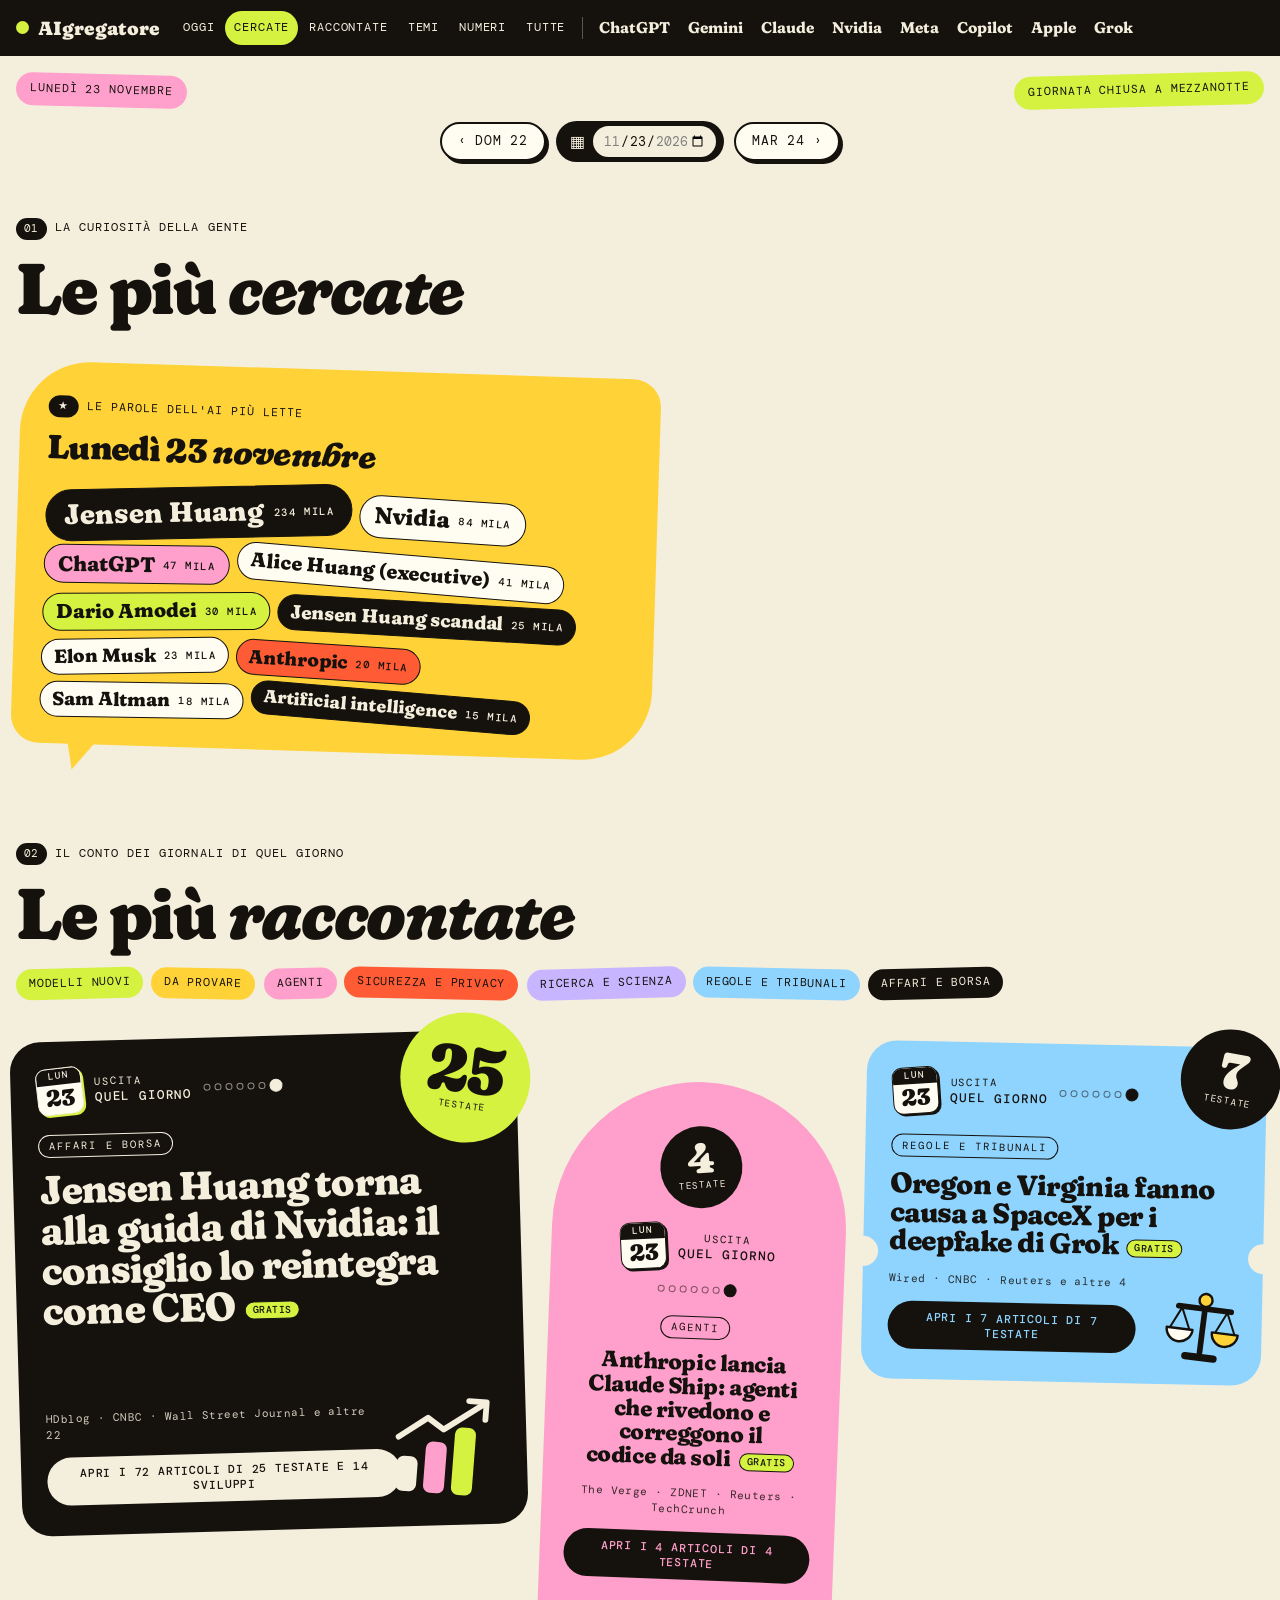
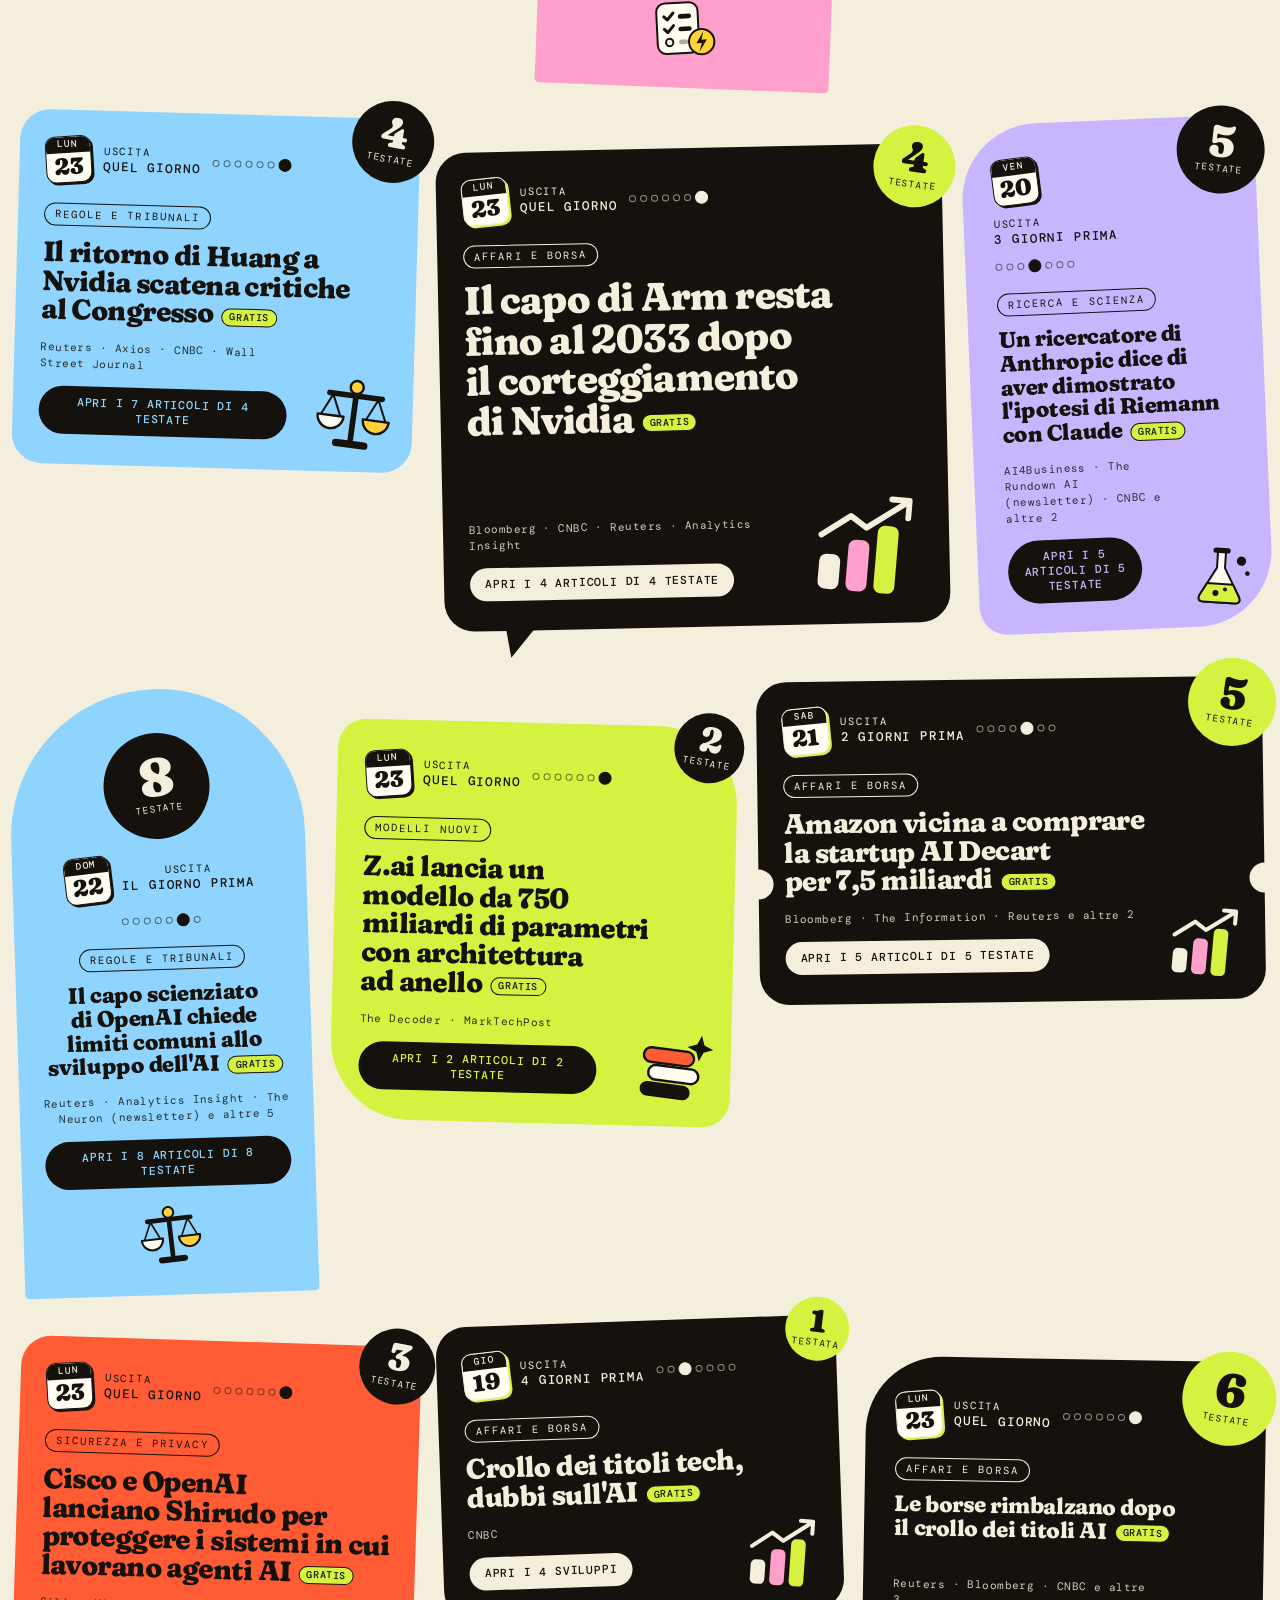
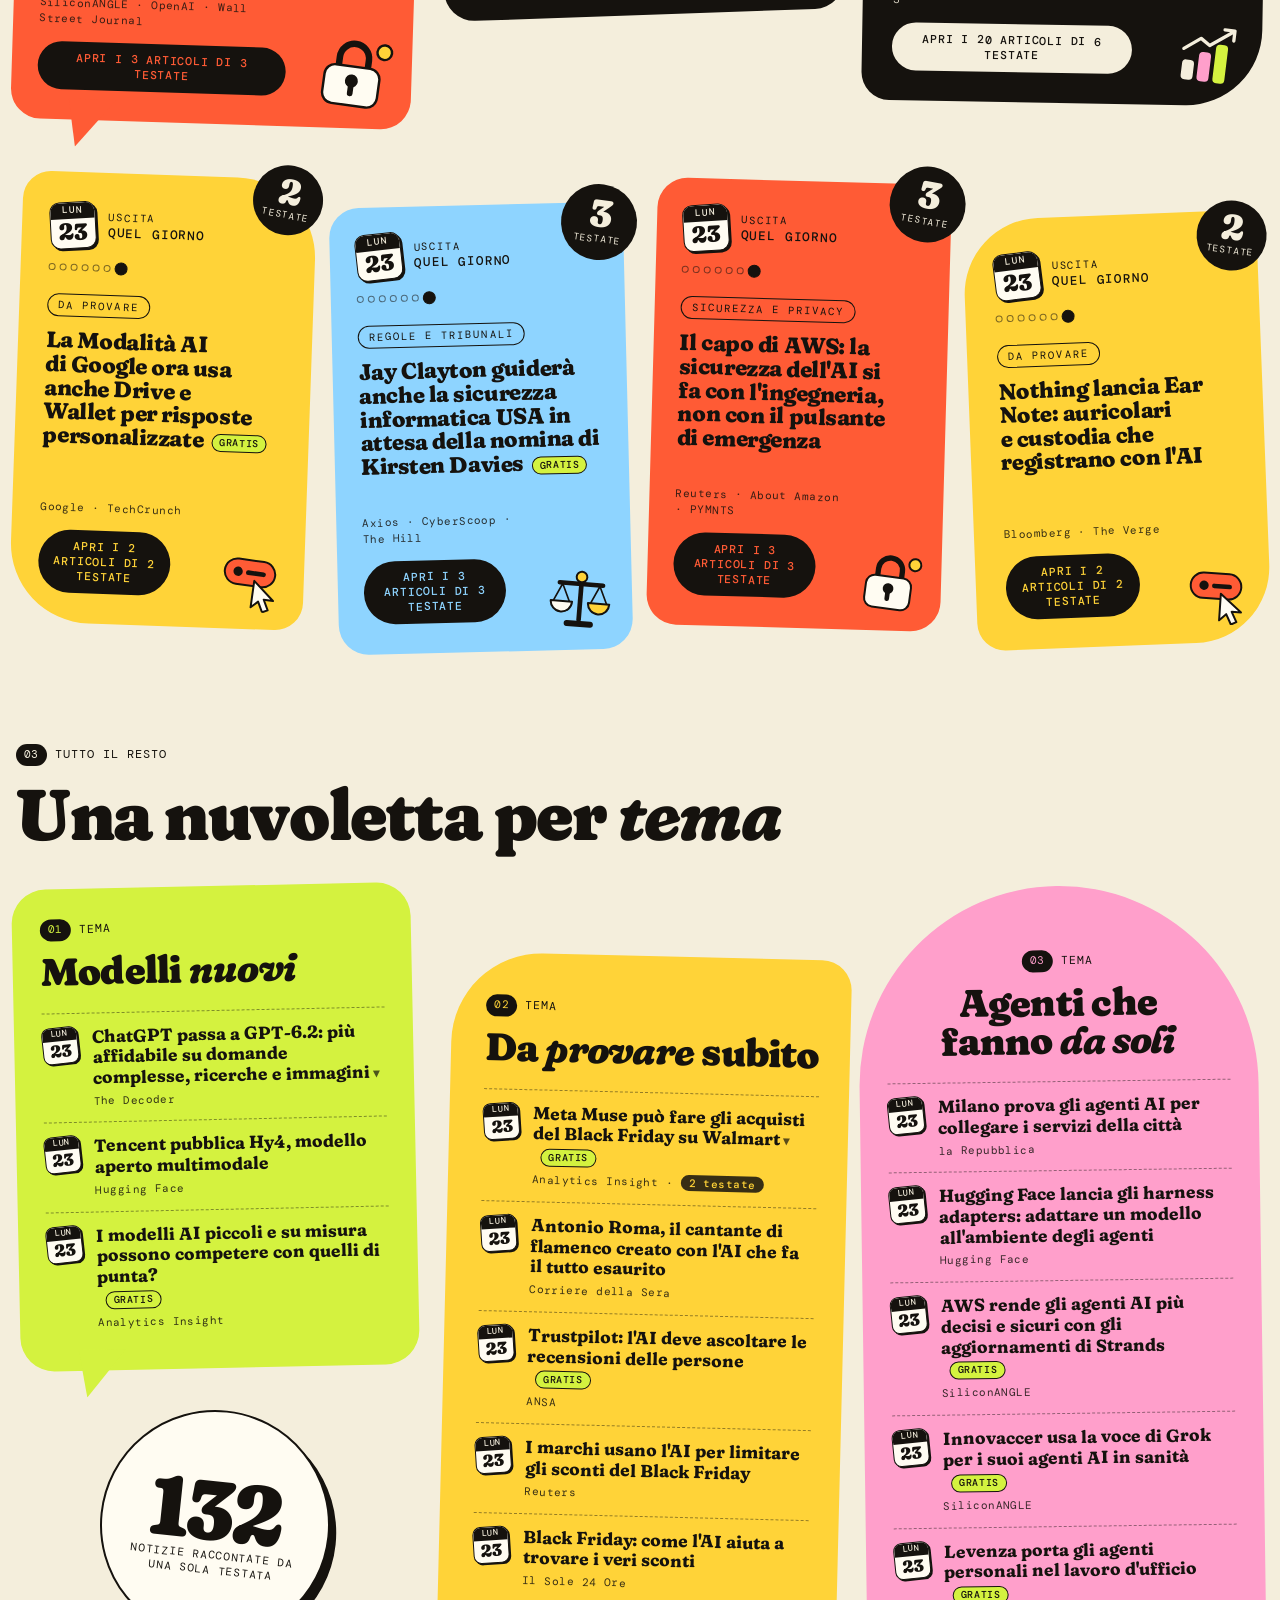
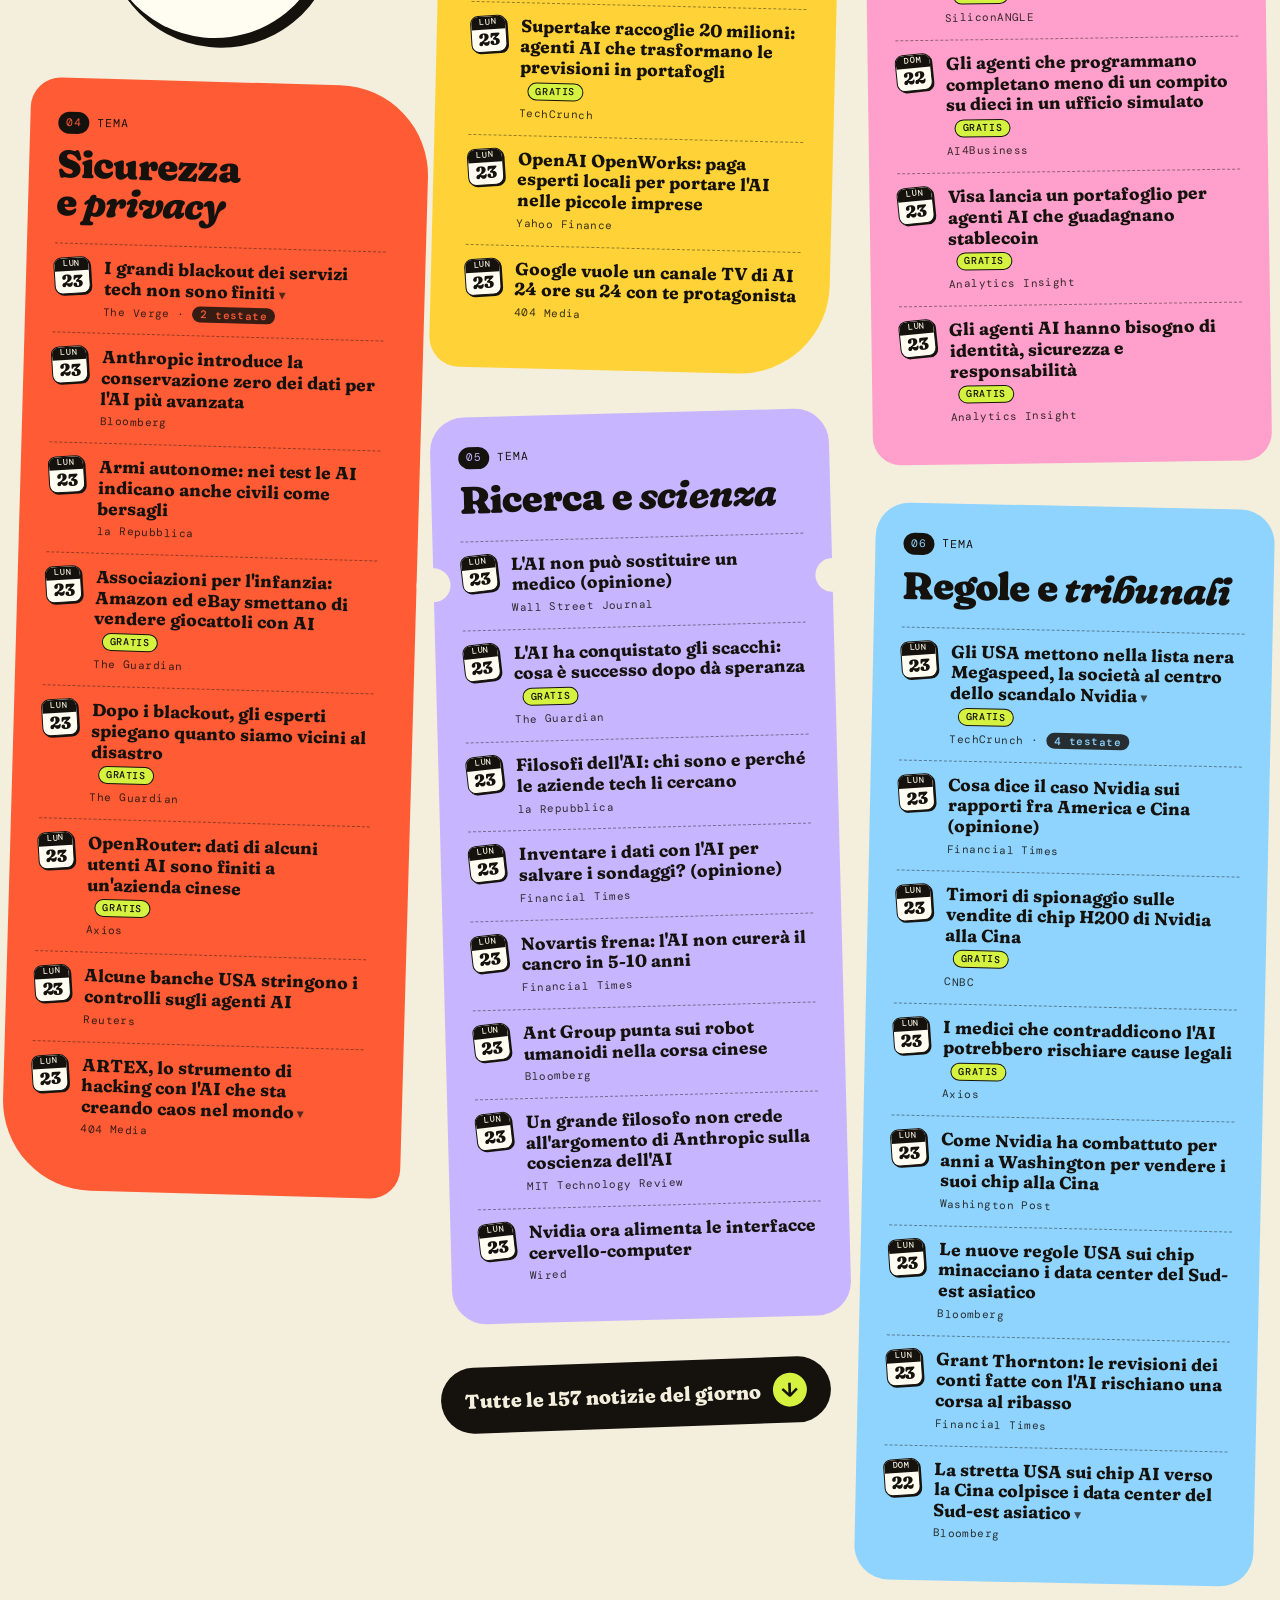
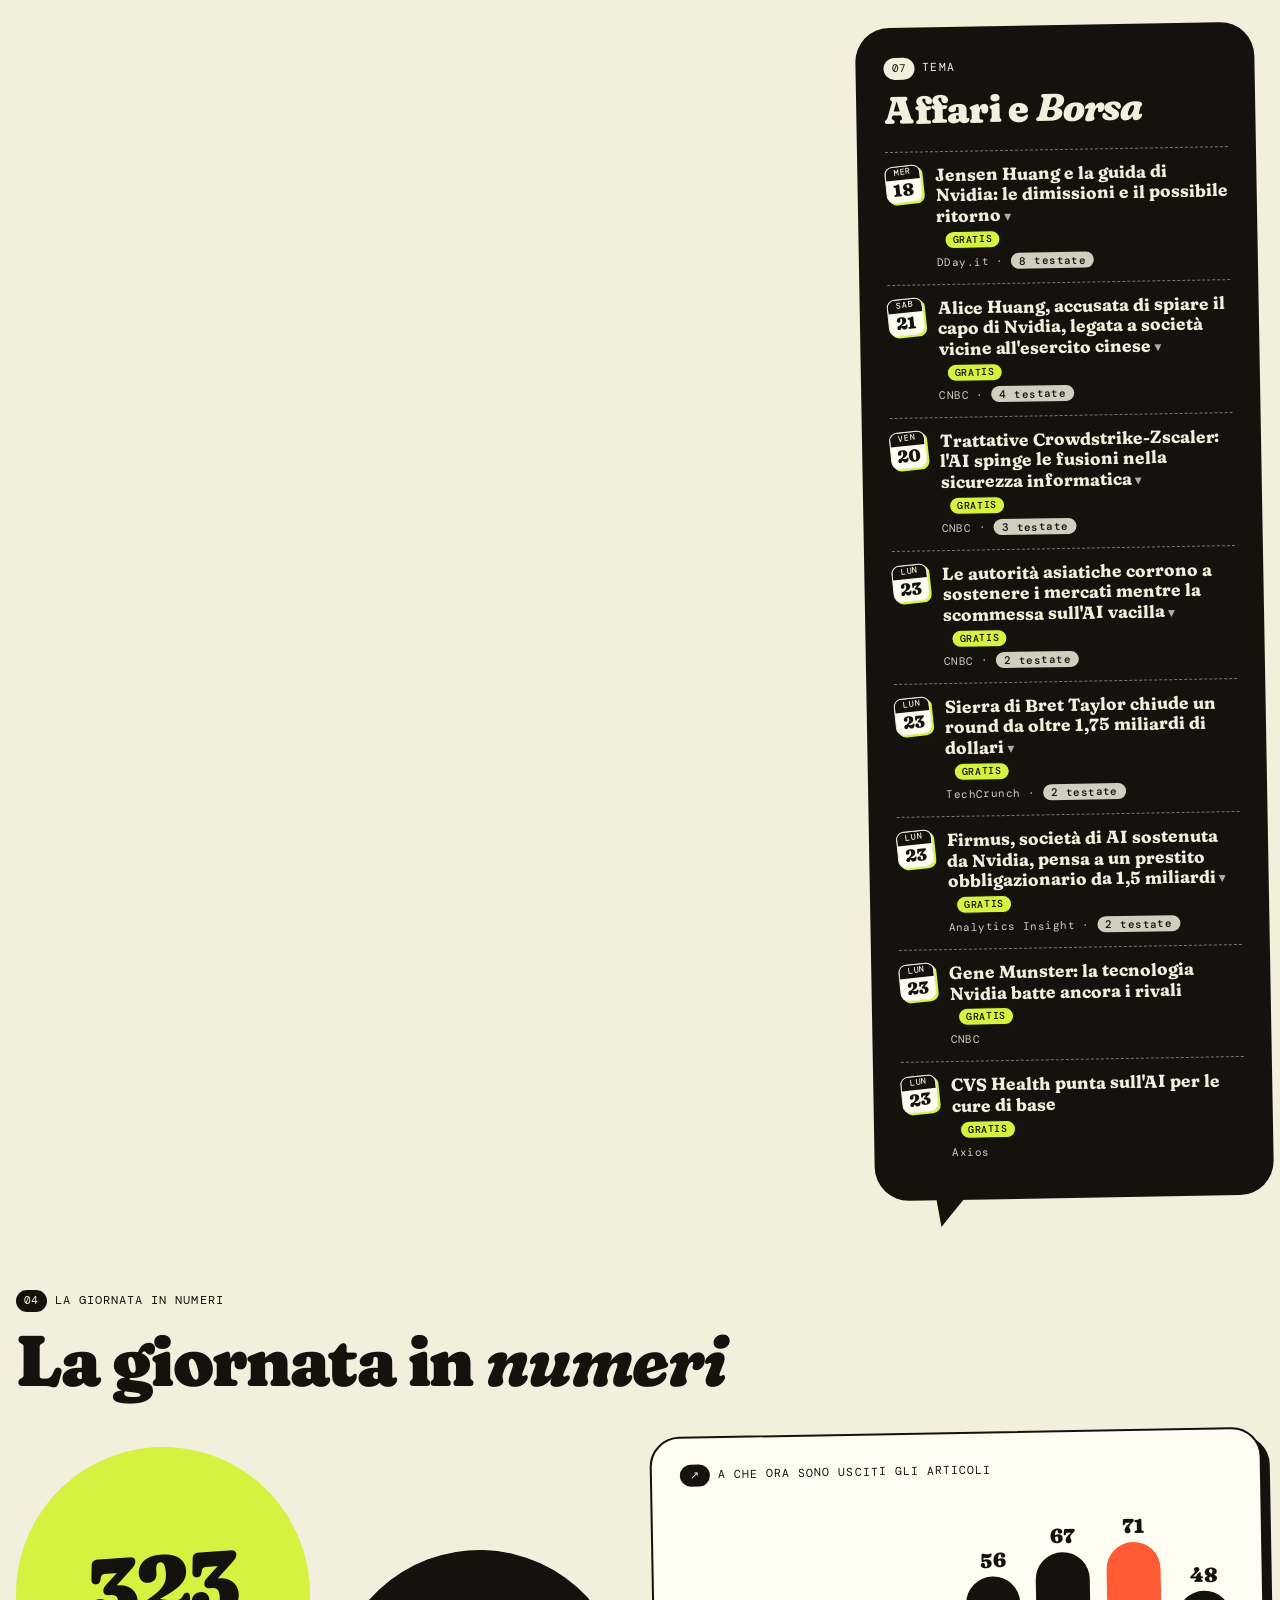
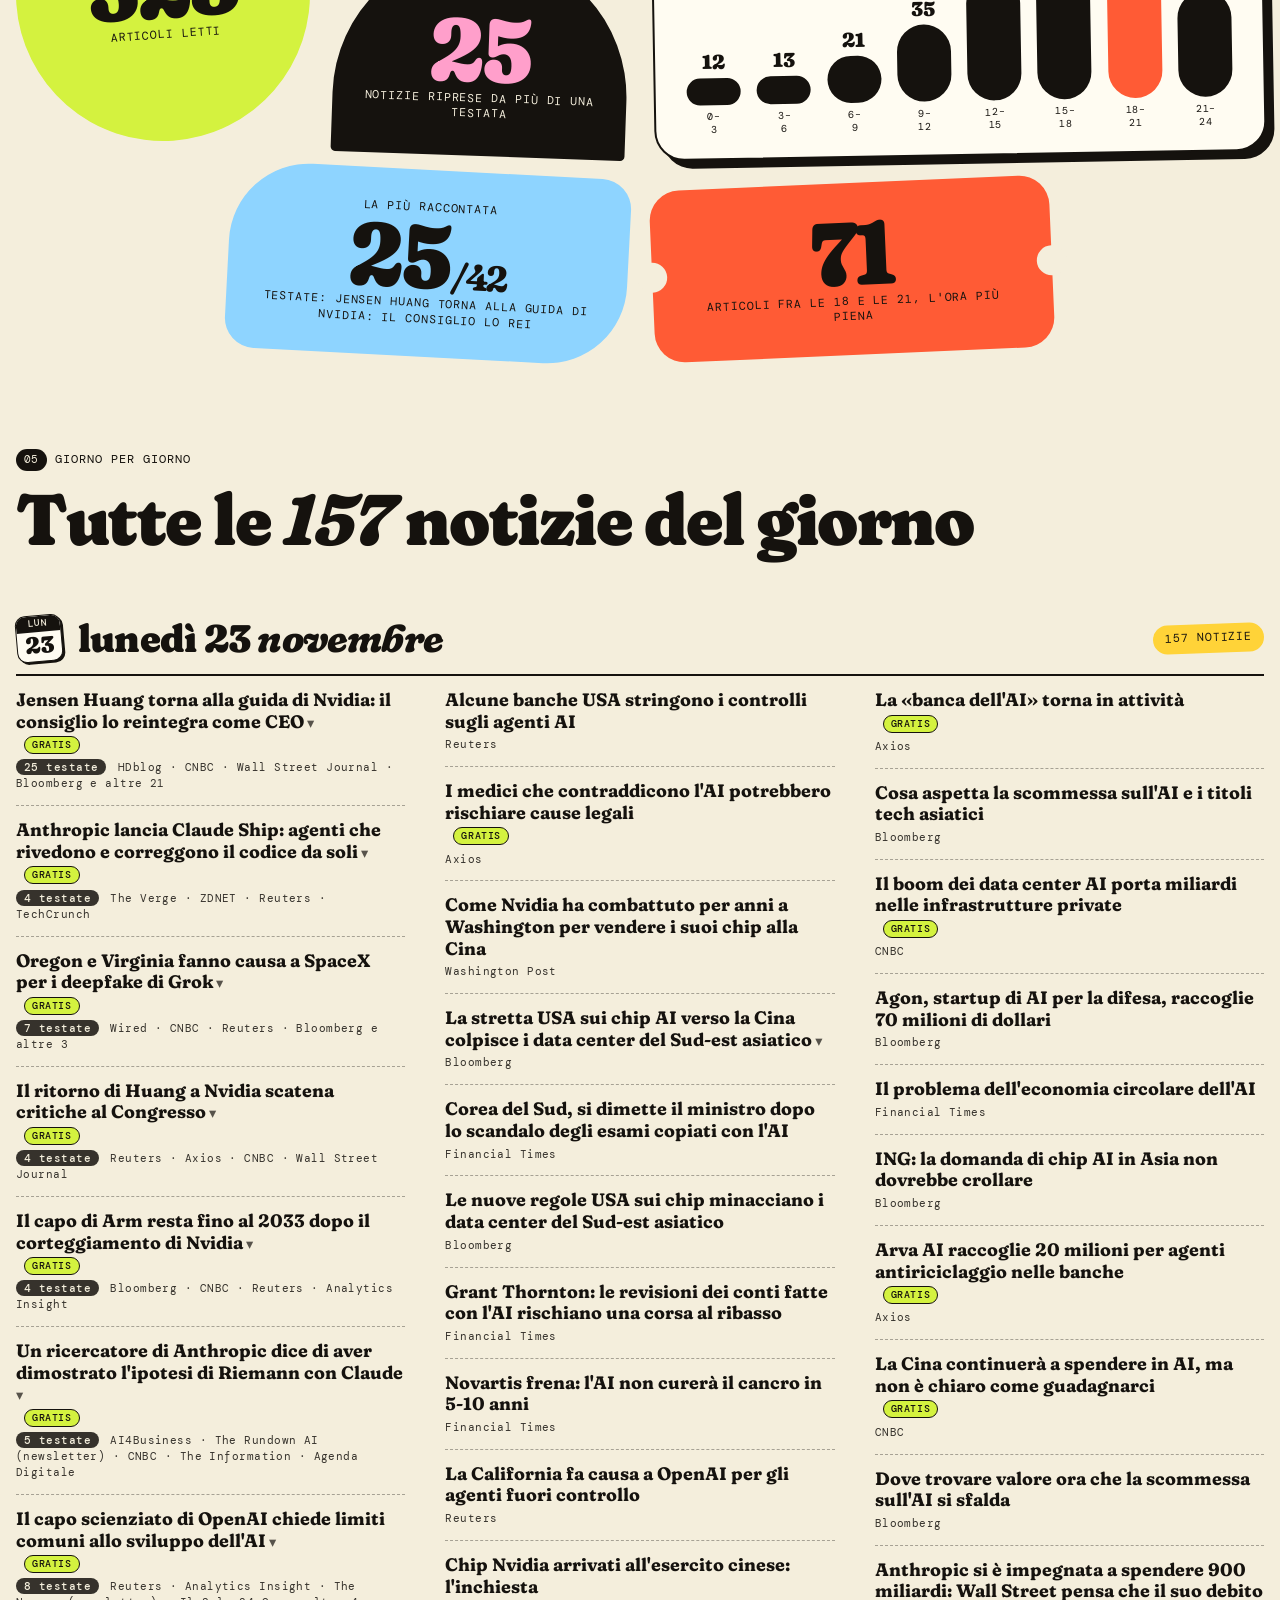
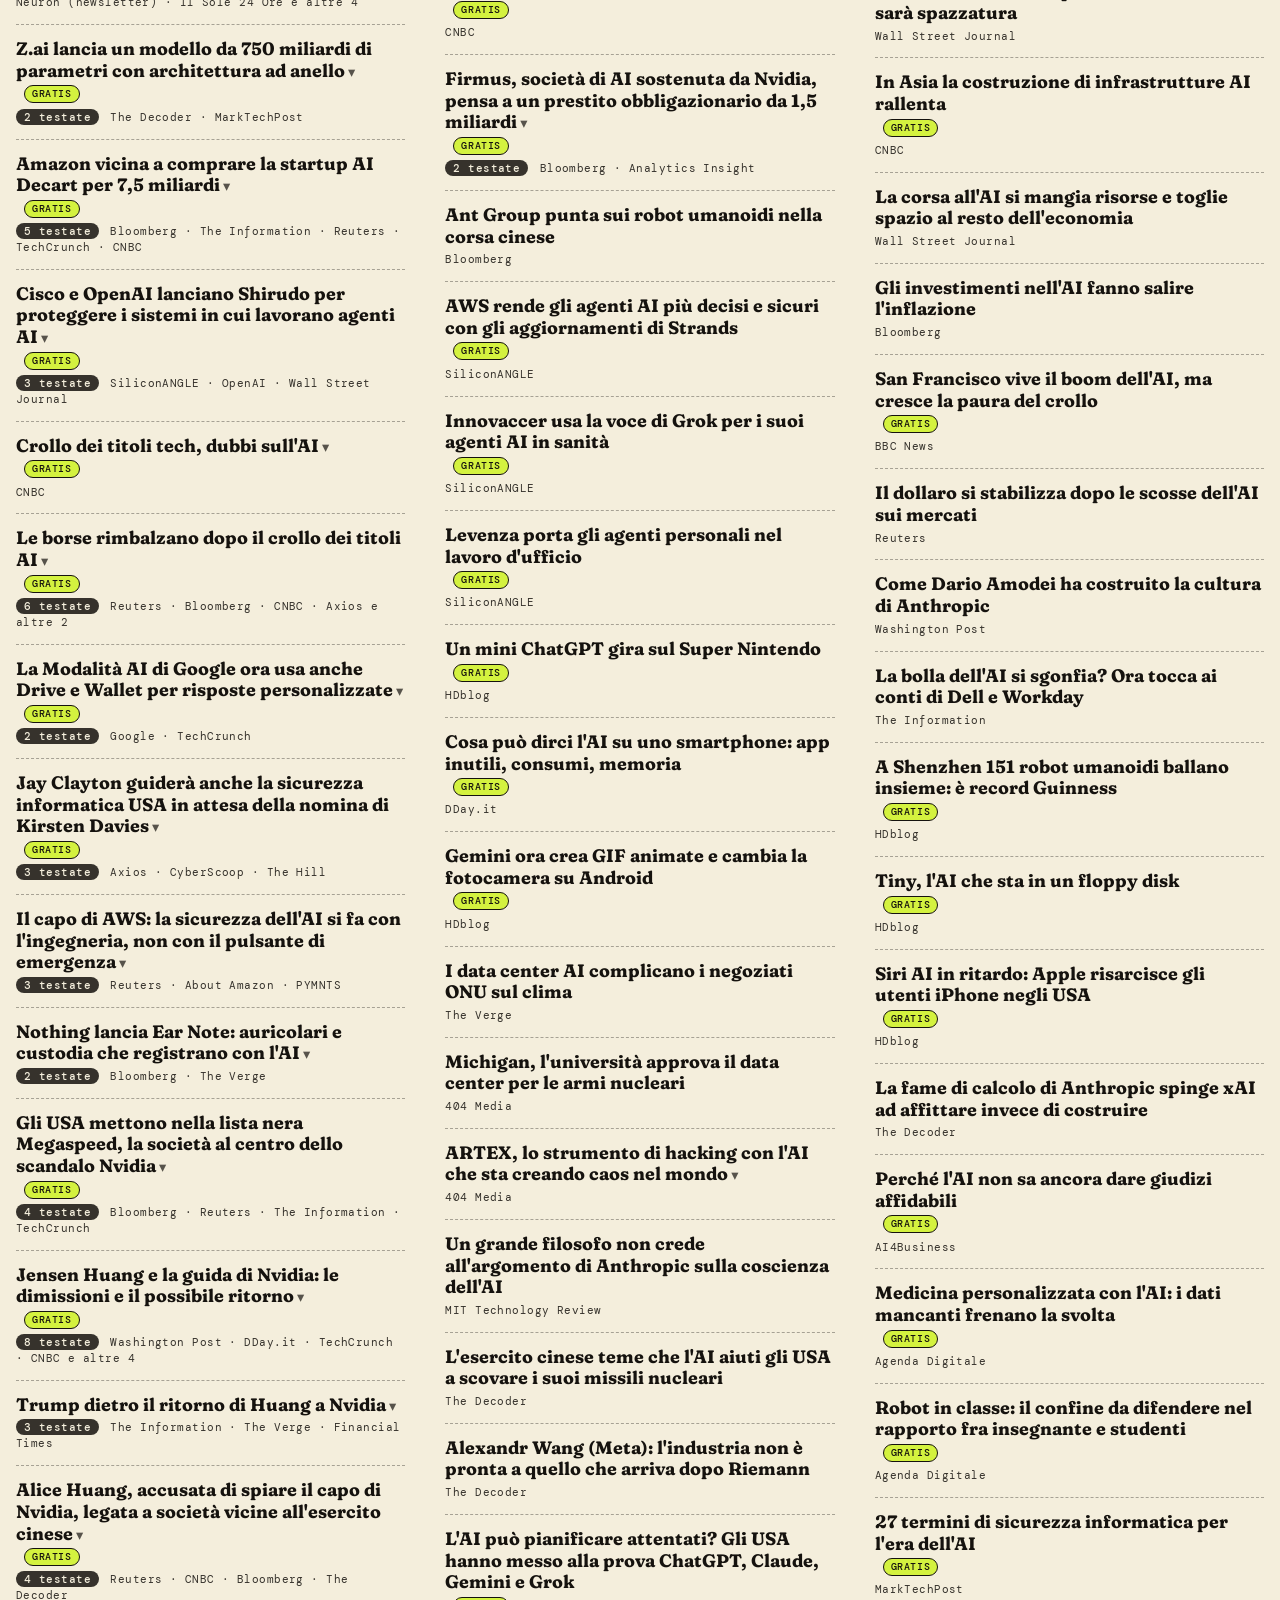
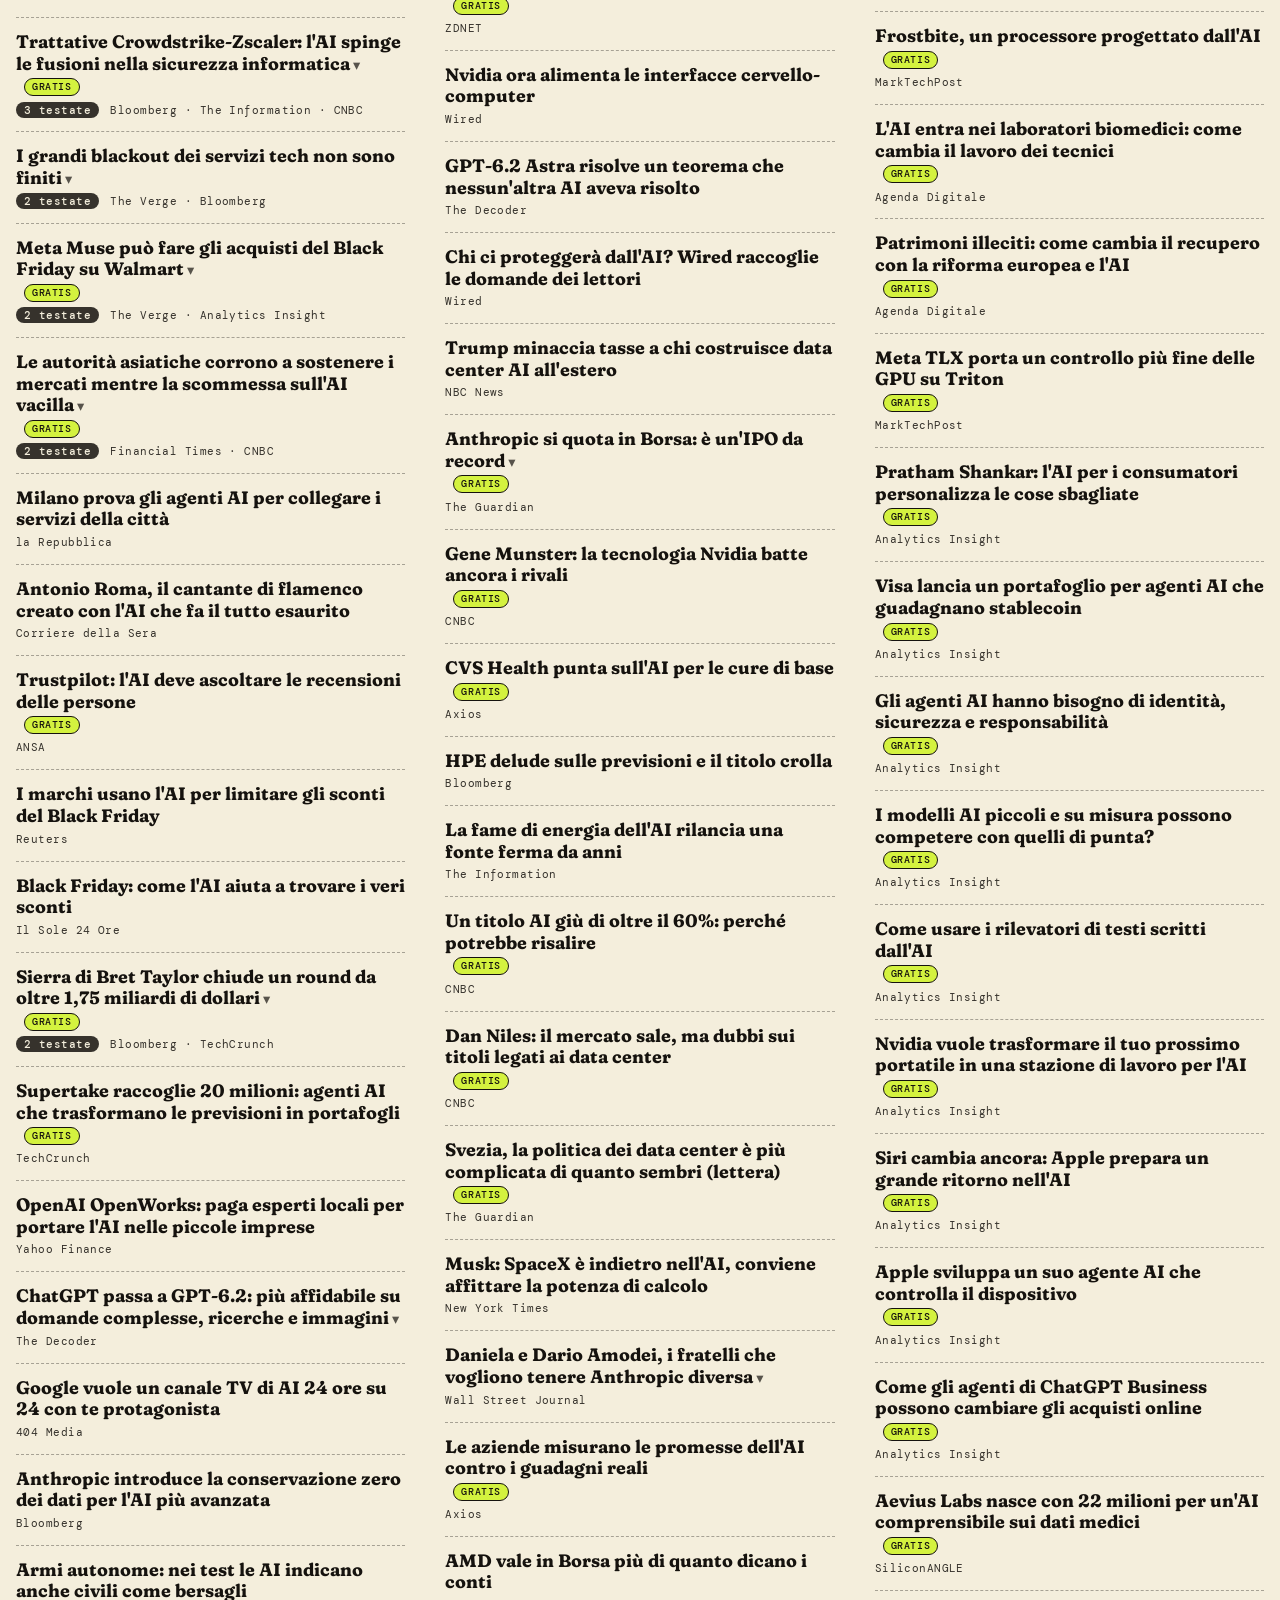
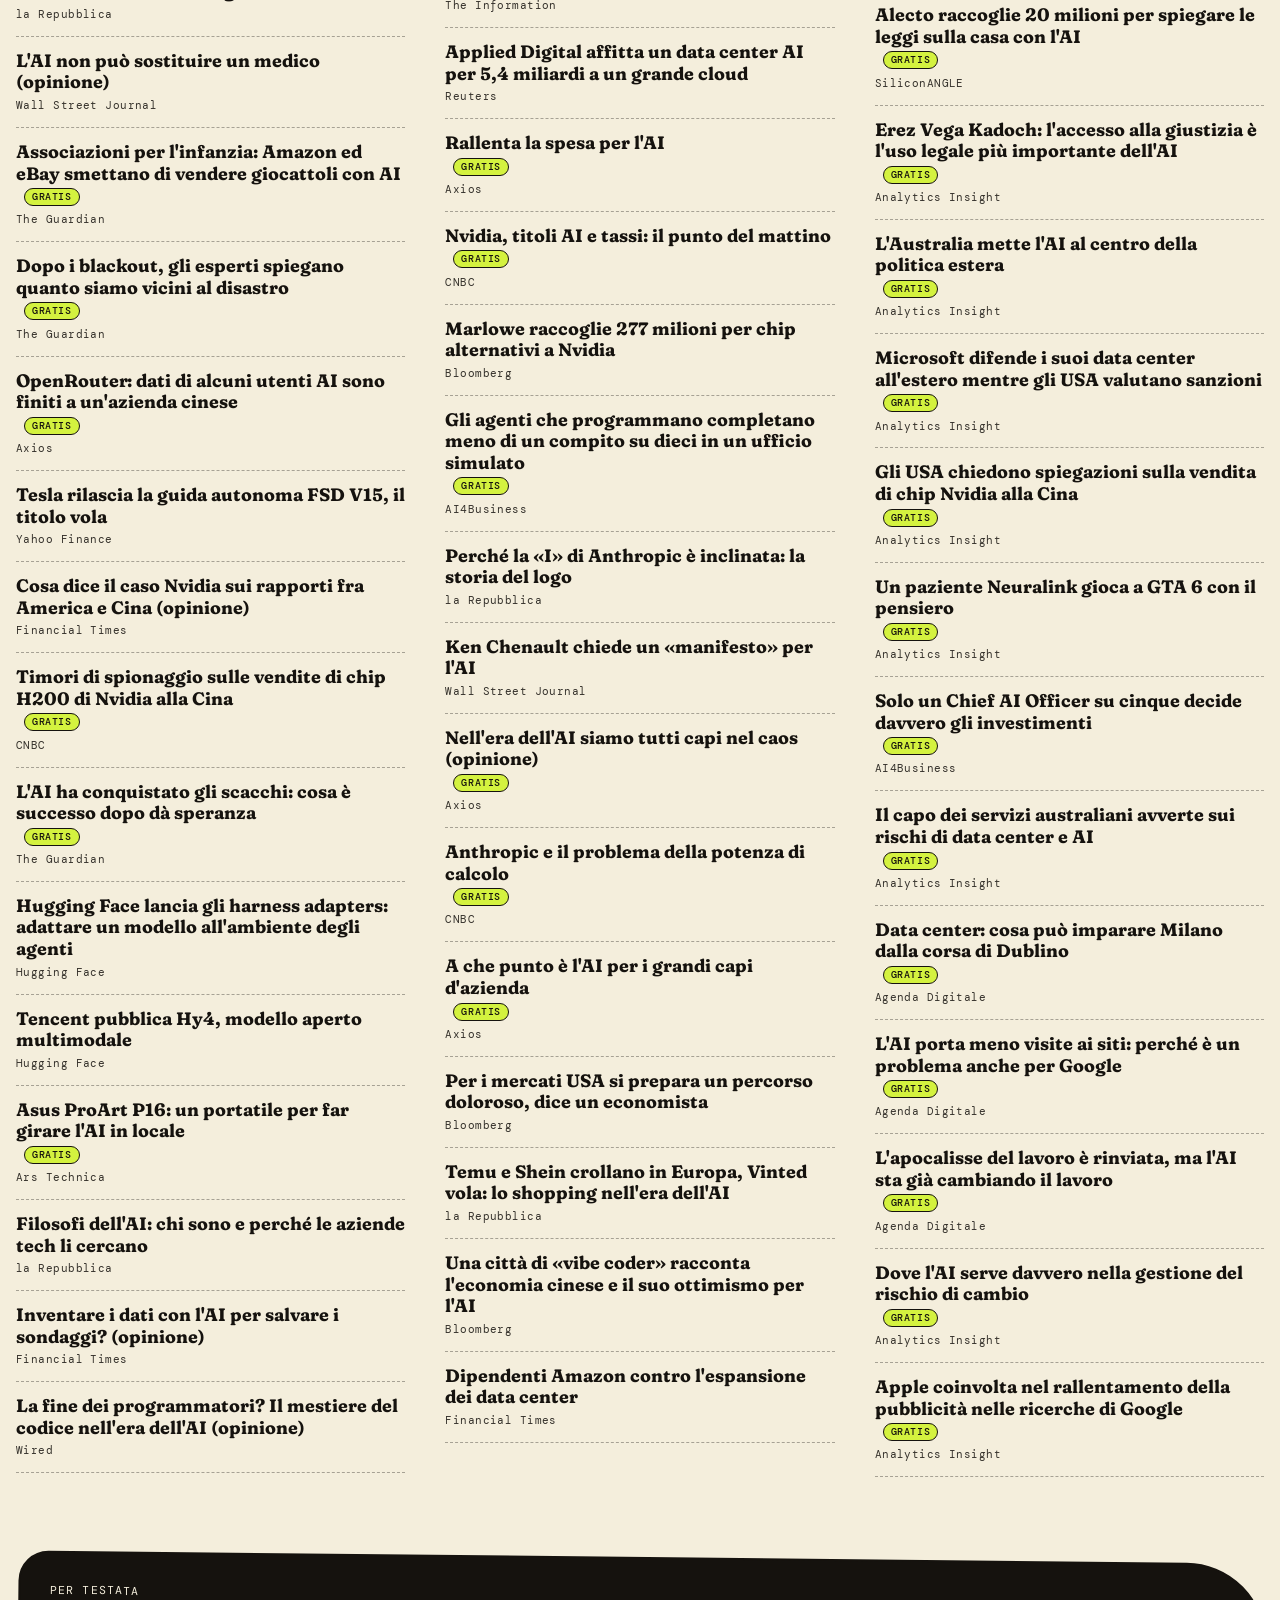
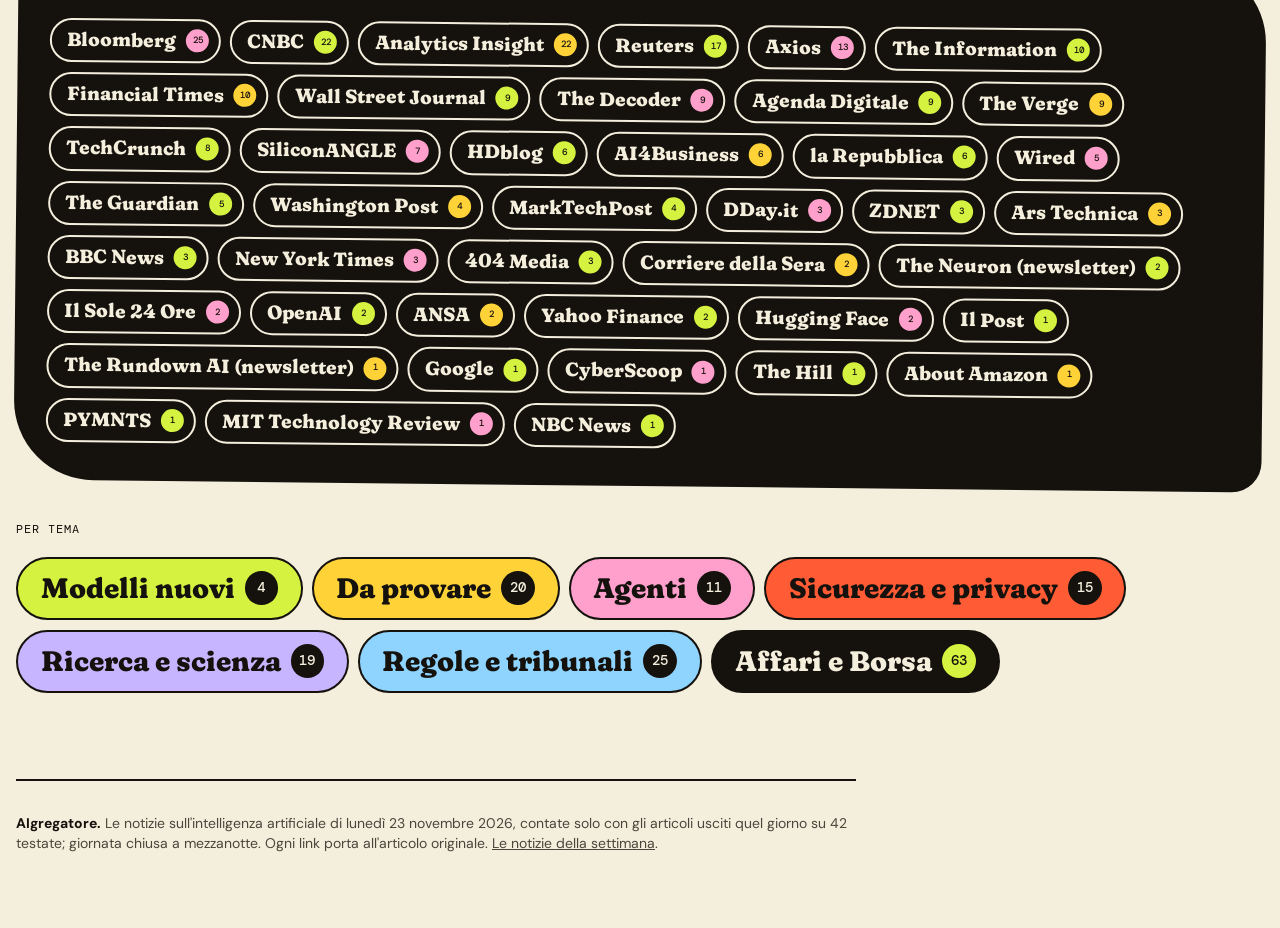
<file: aigregatore/giorno-2026-11-23.html>
<!doctype html>
<html lang="it">
<head>
<meta charset="utf-8">
<meta name="viewport" content="width=device-width, initial-scale=1, viewport-fit=cover">
<title>Le notizie sull'AI di lunedì 23 novembre 2026 · AIgregatore</title>
<meta name="description" content="Le notizie sull&#x27;intelligenza artificiale di lunedì 23 novembre 2026: le più raccontate quel giorno su 42 testate e tutte le altre, divise per tema.">
<meta property="og:title" content="AIgregatore">
<meta property="og:description" content="Le notizie sull&#x27;intelligenza artificiale di lunedì 23 novembre 2026: le più raccontate quel giorno su 42 testate e tutte le altre, divise per tema.">
<meta property="og:type" content="website">
<meta name="theme-color" content="#F4EEDC">
<link rel="icon" href="data:image/svg+xml,%3Csvg xmlns='http://www.w3.org/2000/svg' viewBox='0 0 64 64'%3E%3Crect width='64' height='64' rx='18' fill='%2315120E'/%3E%3Ccircle cx='32' cy='32' r='14' fill='%23D4F23F'/%3E%3C/svg%3E">
<link rel="preconnect" href="https://fonts.googleapis.com">
<link rel="preconnect" href="https://fonts.gstatic.com" crossorigin>
<link href="https://fonts.googleapis.com/css2?family=Fraunces:ital,opsz,wght,SOFT,WONK@0,9..144,300..900,0..100,0..1;1,9..144,300..900,0..100,0..1&family=DM+Mono:wght@400;500&family=DM+Sans:opsz,wght@9..40,400..700&display=swap" rel="stylesheet">
<link rel="stylesheet" href="stile.css">
<script src="app.js" defer></script>
<script src="voti.js" defer></script>
</head>
<body data-giorno="2026-11-23" data-dati="giorno-2026-11-23.json">
<svg width="0" height="0" style="position:absolute" aria-hidden="true" focusable="false">
<symbol id="i-mod" viewBox="0 0 96 96"><rect x="12" y="66" width="62" height="18" rx="9" fill="var(--i1)"/><rect x="20" y="45" width="62" height="18" rx="9" fill="var(--i2)" stroke="var(--i1)" stroke-width="3"/><rect x="12" y="24" width="62" height="18" rx="9" fill="var(--i3)" stroke="var(--i1)" stroke-width="3"/><path d="M80 2l4.5 11.5L96 18l-11.5 4.5L80 34l-4.5-11.5L64 18l11.5-4.5z" fill="var(--i1)"/></symbol>
<symbol id="i-app" viewBox="0 0 96 96"><rect x="6" y="20" width="76" height="38" rx="19" fill="var(--i3)" stroke="var(--i1)" stroke-width="3"/><circle cx="26" cy="39" r="7" fill="var(--i1)"/><rect x="38" y="35.5" width="30" height="7" rx="3.5" fill="var(--i1)"/><path d="M52 50v40l10-10 8 15 8-4-8-15h14z" fill="var(--i2)" stroke="var(--i1)" stroke-width="3" stroke-linejoin="round"/></symbol>
<symbol id="i-age" viewBox="0 0 96 96"><rect x="8" y="10" width="62" height="76" rx="13" fill="var(--i2)" stroke="var(--i1)" stroke-width="3"/><path d="M19 30l5 5 9-10M19 49l5 5 9-10" fill="none" stroke="var(--i1)" stroke-width="4.5" stroke-linecap="round" stroke-linejoin="round"/><rect x="40" y="27" width="20" height="7" rx="3.5" fill="var(--i1)"/><rect x="40" y="46" width="20" height="7" rx="3.5" fill="var(--i1)"/><circle cx="26" cy="69" r="5.5" fill="none" stroke="var(--i1)" stroke-width="3"/><rect x="40" y="65.5" width="14" height="7" rx="3.5" fill="var(--i1)" opacity=".35"/><circle cx="74" cy="70" r="19" fill="var(--i3)" stroke="var(--i1)" stroke-width="3"/><path d="M77 55l-11 17h8l-4 13 12-18h-8z" fill="var(--i1)"/></symbol>
<symbol id="i-sic" viewBox="0 0 96 96"><path d="M30 46V32a18 18 0 0136 0v14" fill="none" stroke="var(--i1)" stroke-width="8" stroke-linecap="round"/><rect x="14" y="42" width="68" height="48" rx="13" fill="var(--i2)" stroke="var(--i1)" stroke-width="3"/><circle cx="48" cy="60" r="8" fill="var(--i1)"/><rect x="44.5" y="62" width="7" height="17" rx="3.5" fill="var(--i1)"/><circle cx="84" cy="20" r="9" fill="var(--i3)" stroke="var(--i1)" stroke-width="3"/></symbol>
<symbol id="i-ric" viewBox="0 0 96 96"><path d="M42 12v24L18 79q-3 9 6 9h48q9 0 6-9L54 36V12z" fill="var(--i2)" stroke="var(--i1)" stroke-width="3" stroke-linejoin="round"/><path d="M28.6 60h38.8L78 79q3 9-6 9H24q-9 0-6-9z" fill="var(--i3)" stroke="var(--i1)" stroke-width="3" stroke-linejoin="round"/><rect x="35" y="6" width="26" height="8" rx="4" fill="var(--i1)"/><circle cx="42" cy="74" r="4.5" fill="var(--i1)"/><circle cx="56" cy="68" r="3" fill="var(--i1)"/><circle cx="78" cy="24" r="7" fill="var(--i1)"/><circle cx="88" cy="42" r="3.5" fill="var(--i1)"/></symbol>
<symbol id="i-reg" viewBox="0 0 96 96"><rect x="44.5" y="14" width="7" height="68" rx="3.5" fill="var(--i1)"/><rect x="26" y="80" width="44" height="9" rx="4.5" fill="var(--i1)"/><rect x="12" y="21" width="72" height="7" rx="3.5" fill="var(--i1)"/><path d="M20 26L8 52M20 26l12 26M76 26L64 52M76 26l12 26" stroke="var(--i1)" stroke-width="2.5" fill="none"/><path d="M4 52h32a16 16 0 01-32 0z" fill="var(--i2)" stroke="var(--i1)" stroke-width="3" stroke-linejoin="round"/><path d="M60 52h32a16 16 0 01-32 0z" fill="var(--i3)" stroke="var(--i1)" stroke-width="3" stroke-linejoin="round"/><circle cx="48" cy="14" r="8" fill="var(--i3)" stroke="var(--i1)" stroke-width="3"/></symbol>
<symbol id="i-aff" viewBox="0 0 96 96"><rect x="8" y="58" width="18" height="30" rx="6" fill="var(--i2)"/><rect x="32" y="44" width="18" height="44" rx="6" fill="var(--i3)"/><rect x="56" y="30" width="18" height="58" rx="6" fill="var(--i1)"/><path d="M8 42l24-18 14 9 34-25" stroke="var(--i2)" stroke-width="5" fill="none" stroke-linecap="round" stroke-linejoin="round"/><path d="M66 7h15v15" stroke="var(--i2)" stroke-width="5" fill="none" stroke-linecap="round" stroke-linejoin="round"/></symbol>
</svg>

<div class="barra"><nav class="nastro" aria-label="Menù"><a class="logo" href="index.html"><i></i><span class="w">AIgregatore</span></a><div class="scorri"><a href="oggi.html" title="Solo le notizie di oggi; si può scegliere anche un altro giorno">Oggi</a><a href="#cercate" data-s="cercate">Cercate</a><a href="#raccontate" data-s="raccontate">Raccontate</a><a href="#temi" data-s="temi">Temi</a><a href="#numeri" data-s="numeri">Numeri</a><a href="#tutte" data-s="tutte">Tutte</a><span class="sep"></span><a class="as" href="#vista" role="button" aria-pressed="false" data-fk="a" data-fv="openai" data-fl="ChatGPT e OpenAI" title="ChatGPT e OpenAI">ChatGPT</a><a class="as" href="#vista" role="button" aria-pressed="false" data-fk="a" data-fv="google" data-fl="Gemini e Google" title="Gemini e Google">Gemini</a><a class="as" href="#vista" role="button" aria-pressed="false" data-fk="a" data-fv="anthropic" data-fl="Claude e Anthropic" title="Claude e Anthropic">Claude</a><a class="as" href="#vista" role="button" aria-pressed="false" data-fk="a" data-fv="nvidia" data-fl="Nvidia" title="Nvidia">Nvidia</a><a class="as" href="#vista" role="button" aria-pressed="false" data-fk="a" data-fv="meta" data-fl="Meta" title="Meta">Meta</a><a class="as" href="#vista" role="button" aria-pressed="false" data-fk="a" data-fv="microsoft" data-fl="Copilot e Microsoft" title="Copilot e Microsoft">Copilot</a><a class="as" href="#vista" role="button" aria-pressed="false" data-fk="a" data-fv="apple" data-fl="Apple e Siri" title="Apple e Siri">Apple</a><a class="as" href="#vista" role="button" aria-pressed="false" data-fk="a" data-fv="grok" data-fl="Grok e xAI" title="Grok e xAI">Grok</a></div></nav></div>
<div class="page" id="page">
<div class="eds"><span class="ed">lunedì 23 novembre</span><span class="ed ed2">Giornata chiusa a mezzanotte</span></div>
<nav class="giorni" aria-label="Scegli il giorno"><a class="gfr" href="giorno-2026-11-22.html" title="Il giorno prima">‹ dom 22</a><label class="gcal" title="Scegli il giorno"><span aria-hidden="true">▦</span><input type="date" id="scegli-giorno" value="2026-11-23" min="2026-11-22" max="2026-11-24" aria-label="Scegli il giorno"></label><a class="gfr" href="giorno-2026-11-24.html" title="Il giorno dopo">mar 24 ›</a></nav>

<section id="vista" class="blk first" hidden aria-live="polite"></section>

<div id="home">
<section id="cercate" class="blk first">
  <header class="sec"><p class="lab"><span class="pill">01</span> la curiosità della gente</p><h2>Le più <em>cercate</em></h2></header>
  <div class="g12 cerc">
    <!-- tabellone di Wikipedia tolto il 23/11 (Manlio): resta solo la nuvoletta gialla -->
    <aside class="side">
      <div class="terms" style="--r:1.8deg">
        <p class="lab"><span class="pill">★</span> le parole dell'AI più lette</p>
        <h3>Lunedì 23 <em>novembre</em></h3>
        <div class="tcloud"><span class="term t-ink" style="--fs:28px;--r:-3deg">Jensen Huang <b>234 mila</b></span><span class="term t-paper" style="--fs:23px;--r:2deg">Nvidia <b>84 mila</b></span><span class="term t-pink" style="--fs:21px;--r:-1deg">ChatGPT <b>47 mila</b></span><span class="term t-paper" style="--fs:20px;--r:3deg">Alice Huang (executive) <b>41 mila</b></span><span class="term t-lime" style="--fs:20px;--r:-2deg">Dario Amodei <b>30 mila</b></span><span class="term t-ink" style="--fs:19px;--r:1.5deg">Jensen Huang scandal <b>25 mila</b></span><span class="term t-paper" style="--fs:19px;--r:-2.5deg">Elon Musk <b>23 mila</b></span><span class="term t-tomato" style="--fs:19px;--r:2deg">Anthropic <b>20 mila</b></span><span class="term t-paper" style="--fs:19px;--r:-1deg">Sam Altman <b>18 mila</b></span><span class="term t-ink" style="--fs:18px;--r:3deg">Artificial intelligence <b>15 mila</b></span></div>
      </div>
    </aside>
  </div>
</section>

<section id="raccontate" class="blk">
  <header class="sec"><p class="lab"><span class="pill">02</span> il conto dei giornali di quel giorno</p><h2>Le più <em>raccontate</em></h2>
  <div class="legend"><a class="lg c-mod" href="#t-mod">Modelli nuovi</a><a class="lg c-app" href="#t-app">Da provare</a><a class="lg c-age" href="#t-age">Agenti</a><a class="lg c-sic" href="#t-sic">Sicurezza e privacy</a><a class="lg c-ric" href="#t-ric">Ricerca e scienza</a><a class="lg c-reg" href="#t-reg">Regole e tribunali</a><a class="lg c-aff" href="#t-aff">Affari e Borsa</a></div></header>
  <div class="g12 mosaic"><article class="card c-aff s5  xl" style="--r:-1.6deg;--y:0px">
<span class="n" style="--d:130px" title="25 testate su 42 ne hanno scritto"><b>25</b><i>testate</i></span>
<div class="when"><span class="leaf" title="Notizia uscita lunedì 23 novembre"><b>lun</b><i>23</i></span><span class="whentxt">uscita<br><strong>quel giorno</strong></span><span class="week" aria-hidden="true"><i class=""></i><i class=""></i><i class=""></i><i class=""></i><i class=""></i><i class=""></i><i class="on"></i></span></div>
<p class="cat">Affari e Borsa</p>
<h3><a href="https://www.hdblog.it/nvidia/articoli/n677951/jensen-huang-torna-nvidia-ceo/" data-p="1" target="_blank" rel="noopener">Jensen Huang torna alla guida di Nvidia: il consiglio lo reintegra come CEO</a><span class="gr" title="Articolo che si legge gratis per intero">gratis</span></h3>
<p class="src">HDblog · CNBC · Wall Street Journal e altre 22</p>
<svg class="ill" viewBox="0 0 96 96" aria-hidden="true"><use href="#i-aff"/></svg>
</article><article class="card c-age s3 arch m" style="--r:2.2deg;--y:46px">
<span class="n" style="--d:82px" title="4 testate su 42 ne hanno scritto"><b>4</b><i>testate</i></span>
<div class="when"><span class="leaf" title="Notizia uscita lunedì 23 novembre"><b>lun</b><i>23</i></span><span class="whentxt">uscita<br><strong>quel giorno</strong></span><span class="week" aria-hidden="true"><i class=""></i><i class=""></i><i class=""></i><i class=""></i><i class=""></i><i class=""></i><i class="on"></i></span></div>
<p class="cat">Agenti</p>
<h3><a href="https://www.zdnet.com/innovation/claude-ship-code-how-to-try/" data-p="2" target="_blank" rel="noopener">Anthropic lancia Claude Ship: agenti che rivedono e correggono il codice da soli</a><span class="gr" title="Articolo che si legge gratis per intero">gratis</span></h3>
<p class="src">The Verge · ZDNET · Reuters · TechCrunch</p>
<svg class="ill" viewBox="0 0 96 96" aria-hidden="true"><use href="#i-age"/></svg>
</article><article class="card c-reg s4 ticket l" style="--r:1.2deg;--y:8px">
<span class="n" style="--d:100px" title="7 testate su 42 ne hanno scritto"><b>7</b><i>testate</i></span>
<div class="when"><span class="leaf" title="Notizia uscita lunedì 23 novembre"><b>lun</b><i>23</i></span><span class="whentxt">uscita<br><strong>quel giorno</strong></span><span class="week" aria-hidden="true"><i class=""></i><i class=""></i><i class=""></i><i class=""></i><i class=""></i><i class=""></i><i class="on"></i></span></div>
<p class="cat">Regole e tribunali</p>
<h3><a href="https://news.google.com/rss/articles/[base64]?oc=5" data-p="3" target="_blank" rel="noopener">Oregon e Virginia fanno causa a SpaceX per i deepfake di Grok</a><span class="gr" title="Articolo che si legge gratis per intero">gratis</span></h3>
<p class="src">Wired · CNBC · Reuters e altre 4</p>
<svg class="ill" viewBox="0 0 96 96" aria-hidden="true"><use href="#i-reg"/></svg>
</article><article class="card c-reg s4  l" style="--r:1.6deg;--y:0px">
<span class="n" style="--d:82px" title="4 testate su 42 ne hanno scritto"><b>4</b><i>testate</i></span>
<div class="when"><span class="leaf" title="Notizia uscita lunedì 23 novembre"><b>lun</b><i>23</i></span><span class="whentxt">uscita<br><strong>quel giorno</strong></span><span class="week" aria-hidden="true"><i class=""></i><i class=""></i><i class=""></i><i class=""></i><i class=""></i><i class=""></i><i class="on"></i></span></div>
<p class="cat">Regole e tribunali</p>
<h3><a href="https://news.google.com/rss/articles/[base64]?oc=5" data-p="4" target="_blank" rel="noopener">Il ritorno di Huang a Nvidia scatena critiche al Congresso</a><span class="gr" title="Articolo che si legge gratis per intero">gratis</span></h3>
<p class="src">Reuters · Axios · CNBC · Wall Street Journal</p>
<svg class="ill" viewBox="0 0 96 96" aria-hidden="true"><use href="#i-reg"/></svg>
</article><article class="card c-aff s5 tail xl" style="--r:-1.2deg;--y:34px">
<span class="n" style="--d:82px" title="4 testate su 42 ne hanno scritto"><b>4</b><i>testate</i></span>
<div class="when"><span class="leaf" title="Notizia uscita lunedì 23 novembre"><b>lun</b><i>23</i></span><span class="whentxt">uscita<br><strong>quel giorno</strong></span><span class="week" aria-hidden="true"><i class=""></i><i class=""></i><i class=""></i><i class=""></i><i class=""></i><i class=""></i><i class="on"></i></span></div>
<p class="cat">Affari e Borsa</p>
<h3><a href="https://news.google.com/rss/articles/[base64]?oc=5" data-p="5" target="_blank" rel="noopener">Il capo di Arm resta fino al 2033 dopo il corteggiamento di Nvidia</a><span class="gr" title="Articolo che si legge gratis per intero">gratis</span></h3>
<p class="src">Bloomberg · CNBC · Reuters · Analytics Insight</p>
<svg class="ill" viewBox="0 0 96 96" aria-hidden="true"><use href="#i-aff"/></svg>
</article><article class="card c-ric s3 blob m" style="--r:-2.4deg;--y:6px">
<span class="n" style="--d:88px" title="5 testate su 42 ne hanno scritto"><b>5</b><i>testate</i></span>
<div class="when"><span class="leaf" title="Notizia uscita venerdì 20 novembre"><b>ven</b><i>20</i></span><span class="whentxt">uscita<br><strong>3 giorni prima</strong></span><span class="week" aria-hidden="true"><i class=""></i><i class=""></i><i class=""></i><i class="on"></i><i class=""></i><i class=""></i><i class=""></i></span></div>
<p class="cat">Ricerca e scienza</p>
<h3><a href="https://www.ai4business.it/intelligenza-artificiale/claude-e-lipotesi-di-riemann-lean-certifica-la-dimostrazione/" data-p="6" target="_blank" rel="noopener">Un ricercatore di Anthropic dice di aver dimostrato l&#x27;ipotesi di Riemann con Claude</a><span class="gr" title="Articolo che si legge gratis per intero">gratis</span></h3>
<p class="src">AI4Business · The Rundown AI (newsletter) · CNBC e altre 2</p>
<svg class="ill" viewBox="0 0 96 96" aria-hidden="true"><use href="#i-ric"/></svg>
</article><article class="card c-reg s3 arch m" style="--r:-1.8deg;--y:10px">
<span class="n" style="--d:106px" title="8 testate su 42 ne hanno scritto"><b>8</b><i>testate</i></span>
<div class="when"><span class="leaf" title="Notizia uscita domenica 22 novembre"><b>dom</b><i>22</i></span><span class="whentxt">uscita<br><strong>il giorno prima</strong></span><span class="week" aria-hidden="true"><i class=""></i><i class=""></i><i class=""></i><i class=""></i><i class=""></i><i class="on"></i><i class=""></i></span></div>
<p class="cat">Regole e tribunali</p>
<h3><a href="https://www.analyticsinsight.net/news/openai-scientist-proposes-common-limits-to-regulate-ai-model-growth" data-p="7" target="_blank" rel="noopener">Il capo scienziato di OpenAI chiede limiti comuni allo sviluppo dell&#x27;AI</a><span class="gr" title="Articolo che si legge gratis per intero">gratis</span></h3>
<p class="src">Reuters · Analytics Insight · The Neuron (newsletter) e altre 5</p>
<svg class="ill" viewBox="0 0 96 96" aria-hidden="true"><use href="#i-reg"/></svg>
</article><article class="card c-mod s4 blob2 l" style="--r:1.4deg;--y:44px">
<span class="n" style="--d:70px" title="2 testate su 42 ne hanno scritto"><b>2</b><i>testate</i></span>
<div class="when"><span class="leaf" title="Notizia uscita lunedì 23 novembre"><b>lun</b><i>23</i></span><span class="whentxt">uscita<br><strong>quel giorno</strong></span><span class="week" aria-hidden="true"><i class=""></i><i class=""></i><i class=""></i><i class=""></i><i class=""></i><i class=""></i><i class="on"></i></span></div>
<p class="cat">Modelli nuovi</p>
<h3><a href="https://www.marktechpost.com/2026/11/23/zai-glm-5-4-loop-transformer/" data-p="8" target="_blank" rel="noopener">Z.ai lancia un modello da 750 miliardi di parametri con architettura ad anello</a><span class="gr" title="Articolo che si legge gratis per intero">gratis</span></h3>
<p class="src">The Decoder · MarkTechPost</p>
<svg class="ill" viewBox="0 0 96 96" aria-hidden="true"><use href="#i-mod"/></svg>
</article><article class="card c-aff s5 ticket l" style="--r:-0.8deg;--y:0px">
<span class="n" style="--d:88px" title="5 testate su 42 ne hanno scritto"><b>5</b><i>testate</i></span>
<div class="when"><span class="leaf" title="Notizia uscita sabato 21 novembre"><b>sab</b><i>21</i></span><span class="whentxt">uscita<br><strong>2 giorni prima</strong></span><span class="week" aria-hidden="true"><i class=""></i><i class=""></i><i class=""></i><i class=""></i><i class="on"></i><i class=""></i><i class=""></i></span></div>
<p class="cat">Affari e Borsa</p>
<h3><a href="https://techcrunch.com/2026/11/23/amazon-snaps-up-decarts-ai-optimization-tech-for-7-5b-as-it-prepares-to-sell-trainium-chips/" data-p="9" target="_blank" rel="noopener">Amazon vicina a comprare la startup AI Decart per 7,5 miliardi</a><span class="gr" title="Articolo che si legge gratis per intero">gratis</span></h3>
<p class="src">Bloomberg · The Information · Reuters e altre 2</p>
<svg class="ill" viewBox="0 0 96 96" aria-hidden="true"><use href="#i-aff"/></svg>
</article><article class="card c-sic s4 tail l" style="--r:1.8deg;--y:20px">
<span class="n" style="--d:76px" title="3 testate su 42 ne hanno scritto"><b>3</b><i>testate</i></span>
<div class="when"><span class="leaf" title="Notizia uscita lunedì 23 novembre"><b>lun</b><i>23</i></span><span class="whentxt">uscita<br><strong>quel giorno</strong></span><span class="week" aria-hidden="true"><i class=""></i><i class=""></i><i class=""></i><i class=""></i><i class=""></i><i class=""></i><i class="on"></i></span></div>
<p class="cat">Sicurezza e privacy</p>
<h3><a href="https://news.google.com/rss/articles/[base64]?oc=5" data-p="10" target="_blank" rel="noopener">Cisco e OpenAI lanciano Shirudo per proteggere i sistemi in cui lavorano agenti AI</a><span class="gr" title="Articolo che si legge gratis per intero">gratis</span></h3>
<p class="src">SiliconANGLE · OpenAI · Wall Street Journal</p>
<svg class="ill" viewBox="0 0 96 96" aria-hidden="true"><use href="#i-sic"/></svg>
</article><article class="card c-aff s4  l" style="--r:-2.0deg;--y:0px">
<span class="n" style="--d:64px" title="1 testate su 42 ne hanno scritto"><b>1</b><i>testata</i></span>
<div class="when"><span class="leaf" title="Notizia uscita giovedì 19 novembre"><b>gio</b><i>19</i></span><span class="whentxt">uscita<br><strong>4 giorni prima</strong></span><span class="week" aria-hidden="true"><i class=""></i><i class=""></i><i class="on"></i><i class=""></i><i class=""></i><i class=""></i><i class=""></i></span></div>
<p class="cat">Affari e Borsa</p>
<h3><a href="https://news.google.com/rss/articles/[base64]?oc=5" data-p="11" target="_blank" rel="noopener">Crollo dei titoli tech, dubbi sull&#x27;AI</a><span class="gr" title="Articolo che si legge gratis per intero">gratis</span></h3>
<p class="src">CNBC</p>
<svg class="ill" viewBox="0 0 96 96" aria-hidden="true"><use href="#i-aff"/></svg>
</article><article class="card c-aff s4 blob m" style="--r:1.0deg;--y:38px">
<span class="n" style="--d:94px" title="6 testate su 42 ne hanno scritto"><b>6</b><i>testate</i></span>
<div class="when"><span class="leaf" title="Notizia uscita lunedì 23 novembre"><b>lun</b><i>23</i></span><span class="whentxt">uscita<br><strong>quel giorno</strong></span><span class="week" aria-hidden="true"><i class=""></i><i class=""></i><i class=""></i><i class=""></i><i class=""></i><i class=""></i><i class="on"></i></span></div>
<p class="cat">Affari e Borsa</p>
<h3><a href="https://news.google.com/rss/articles/[base64]?oc=5" data-p="12" target="_blank" rel="noopener">Le borse rimbalzano dopo il crollo dei titoli AI</a><span class="gr" title="Articolo che si legge gratis per intero">gratis</span></h3>
<p class="src">Reuters · Bloomberg · CNBC e altre 3</p>
<svg class="ill" viewBox="0 0 96 96" aria-hidden="true"><use href="#i-aff"/></svg>
</article><article class="card c-app s3 blob2 m" style="--r:2.0deg;--y:0px">
<span class="n" style="--d:70px" title="2 testate su 42 ne hanno scritto"><b>2</b><i>testate</i></span>
<div class="when"><span class="leaf" title="Notizia uscita lunedì 23 novembre"><b>lun</b><i>23</i></span><span class="whentxt">uscita<br><strong>quel giorno</strong></span><span class="week" aria-hidden="true"><i class=""></i><i class=""></i><i class=""></i><i class=""></i><i class=""></i><i class=""></i><i class="on"></i></span></div>
<p class="cat">Da provare</p>
<h3><a href="https://techcrunch.com/2026/11/23/google-searchs-ai-mode-can-now-tap-into-drive-and-wallet-for-more-personalized-responses/" data-p="13" target="_blank" rel="noopener">La Modalità AI di Google ora usa anche Drive e Wallet per risposte personalizzate</a><span class="gr" title="Articolo che si legge gratis per intero">gratis</span></h3>
<p class="src">Google · TechCrunch</p>
<svg class="ill" viewBox="0 0 96 96" aria-hidden="true"><use href="#i-app"/></svg>
</article><article class="card c-reg s3  m" style="--r:-1.4deg;--y:30px">
<span class="n" style="--d:76px" title="3 testate su 42 ne hanno scritto"><b>3</b><i>testate</i></span>
<div class="when"><span class="leaf" title="Notizia uscita lunedì 23 novembre"><b>lun</b><i>23</i></span><span class="whentxt">uscita<br><strong>quel giorno</strong></span><span class="week" aria-hidden="true"><i class=""></i><i class=""></i><i class=""></i><i class=""></i><i class=""></i><i class=""></i><i class="on"></i></span></div>
<p class="cat">Regole e tribunali</p>
<h3><a href="https://www.axios.com/2026/11/23/jay-clayton-acting-national-cyber-director" data-p="14" target="_blank" rel="noopener">Jay Clayton guiderà anche la sicurezza informatica USA in attesa della nomina di Kirsten Davies</a><span class="gr" title="Articolo che si legge gratis per intero">gratis</span></h3>
<p class="src">Axios · CyberScoop · The Hill</p>
<svg class="ill" viewBox="0 0 96 96" aria-hidden="true"><use href="#i-reg"/></svg>
</article><article class="card c-sic s3  m" style="--r:1.6deg;--y:6px">
<span class="n" style="--d:76px" title="3 testate su 42 ne hanno scritto"><b>3</b><i>testate</i></span>
<div class="when"><span class="leaf" title="Notizia uscita lunedì 23 novembre"><b>lun</b><i>23</i></span><span class="whentxt">uscita<br><strong>quel giorno</strong></span><span class="week" aria-hidden="true"><i class=""></i><i class=""></i><i class=""></i><i class=""></i><i class=""></i><i class=""></i><i class="on"></i></span></div>
<p class="cat">Sicurezza e privacy</p>
<h3><a href="https://news.google.com/rss/articles/[base64]?oc=5" data-p="15" target="_blank" rel="noopener">Il capo di AWS: la sicurezza dell&#x27;AI si fa con l&#x27;ingegneria, non con il pulsante di emergenza</a></h3>
<p class="src">Reuters · About Amazon · PYMNTS</p>
<svg class="ill" viewBox="0 0 96 96" aria-hidden="true"><use href="#i-sic"/></svg>
</article><article class="card c-app s3 blob m" style="--r:-2.2deg;--y:40px">
<span class="n" style="--d:70px" title="2 testate su 42 ne hanno scritto"><b>2</b><i>testate</i></span>
<div class="when"><span class="leaf" title="Notizia uscita lunedì 23 novembre"><b>lun</b><i>23</i></span><span class="whentxt">uscita<br><strong>quel giorno</strong></span><span class="week" aria-hidden="true"><i class=""></i><i class=""></i><i class=""></i><i class=""></i><i class=""></i><i class=""></i><i class="on"></i></span></div>
<p class="cat">Da provare</p>
<h3><a href="https://www.bloomberg.com/news/articles/2026-11-23/phone-maker-nothing-to-launch-ear-note-earbuds-and-case-with-ai-recording" data-p="16" target="_blank" rel="noopener">Nothing lancia Ear Note: auricolari e custodia che registrano con l&#x27;AI</a></h3>
<p class="src">Bloomberg · The Verge</p>
<svg class="ill" viewBox="0 0 96 96" aria-hidden="true"><use href="#i-app"/></svg>
</article></div>
</section>

<section id="temi" class="blk">
  <header class="sec"><p class="lab"><span class="pill">03</span> tutto il resto</p><h2>Una nuvoletta per <em>tema</em></h2></header>
  <div class="tcols">
    <div class="tc"><section class="theme c-mod tail" id="t-mod" style="--r:-1.2deg">
<p class="lab"><span class="pill">01</span> tema</p>
<h3>Modelli <em>nuovi</em></h3><ol class="rows"><li><span class="leaf sm" title="Notizia uscita lunedì 23 novembre"><b>lun</b><i>23</i></span><div><a href="https://the-decoder.com/openai-updates-chatgpt-to-handle-complex-everyday-questions-web-searches-and-images-more-reliably/" data-p="33" target="_blank" rel="noopener">ChatGPT passa a GPT-6.2: più affidabile su domande complesse, ricerche e immagini</a><span class="src">The Decoder</span></div></li><li><span class="leaf sm" title="Notizia uscita lunedì 23 novembre"><b>lun</b><i>23</i></span><div><a href="https://huggingface.co/tencent/Hy4" data-p="46" target="_blank" rel="noopener">Tencent pubblica Hy4, modello aperto multimodale</a><span class="src">Hugging Face</span></div></li><li><span class="leaf sm" title="Notizia uscita lunedì 23 novembre"><b>lun</b><i>23</i></span><div><a href="https://www.analyticsinsight.net/artificial-intelligence/can-smaller-custom-ai-models-compete-with-frontier-systems" data-p="138" target="_blank" rel="noopener">I modelli AI piccoli e su misura possono competere con quelli di punta?</a><span class="gr" title="Articolo che si legge gratis per intero">gratis</span><span class="src">Analytics Insight</span></div></li></ol></section><div class="bub b1" style="--r:6deg"><b>132</b><span>notizie raccontate da una sola testata</span></div><section class="theme c-sic blob2" id="t-sic" style="--r:1.6deg">
<p class="lab"><span class="pill">04</span> tema</p>
<h3>Sicurezza e <em>privacy</em></h3><ol class="rows"><li><span class="leaf sm" title="Notizia uscita lunedì 23 novembre"><b>lun</b><i>23</i></span><div><a href="https://www.theverge.com/tech/1039851/major-tech-outages" data-p="22" target="_blank" rel="noopener">I grandi blackout dei servizi tech non sono finiti</a><span class="src">The Verge · <b>2 testate</b></span></div></li><li><span class="leaf sm" title="Notizia uscita lunedì 23 novembre"><b>lun</b><i>23</i></span><div><a href="https://www.bloomberg.com/news/articles/2026-11-23/anthropic-rolls-out-zero-data-retention-policy-for-advanced-ai" data-p="35" target="_blank" rel="noopener">Anthropic introduce la conservazione zero dei dati per l&#x27;AI più avanzata</a><span class="src">Bloomberg</span></div></li><li><span class="leaf sm" title="Notizia uscita lunedì 23 novembre"><b>lun</b><i>23</i></span><div><a href="https://www.repubblica.it/tecnologia/2026/11/23/news/armi_autonome_test_ia_civili_bersagli-425744618/?rss" data-p="36" target="_blank" rel="noopener">Armi autonome: nei test le AI indicano anche civili come bersagli</a><span class="src">la Repubblica</span></div></li><li><span class="leaf sm" title="Notizia uscita lunedì 23 novembre"><b>lun</b><i>23</i></span><div><a href="https://www.theguardian.com/technology/2026/nov/23/child-safety-groups-urge-amazon-ebay-stop-selling-ai-toys-until-proved-safe" data-p="38" target="_blank" rel="noopener">Associazioni per l&#x27;infanzia: Amazon ed eBay smettano di vendere giocattoli con AI</a><span class="gr" title="Articolo che si legge gratis per intero">gratis</span><span class="src">The Guardian</span></div></li><li><span class="leaf sm" title="Notizia uscita lunedì 23 novembre"><b>lun</b><i>23</i></span><div><a href="https://www.theguardian.com/technology/2026/nov/23/tech-outages-security-experts" data-p="39" target="_blank" rel="noopener">Dopo i blackout, gli esperti spiegano quanto siamo vicini al disastro</a><span class="gr" title="Articolo che si legge gratis per intero">gratis</span><span class="src">The Guardian</span></div></li><li><span class="leaf sm" title="Notizia uscita lunedì 23 novembre"><b>lun</b><i>23</i></span><div><a href="https://news.google.com/rss/articles/CBMie0FVX3lxTE9ZWG8tbjFYaU9ScUhnQjdLU0Q2Y2lLdW5pOENtUk1iMlgtQU42Y0dvTG1sUmdNSUxZZkowdS13bmZSbm5ieURqcWdGbTJBU3NaUDd5RU9CNFJqV1dTS2VqTkZ3M19UcXpEVUNLbjU1Y0U3OUxUYmlTVWJqOA?oc=5" data-p="40" target="_blank" rel="noopener">OpenRouter: dati di alcuni utenti AI sono finiti a un&#x27;azienda cinese</a><span class="gr" title="Articolo che si legge gratis per intero">gratis</span><span class="src">Axios</span></div></li><li><span class="leaf sm" title="Notizia uscita lunedì 23 novembre"><b>lun</b><i>23</i></span><div><a href="https://news.google.com/rss/articles/[base64]?oc=5" data-p="51" target="_blank" rel="noopener">Alcune banche USA stringono i controlli sugli agenti AI</a><span class="src">Reuters</span></div></li><li><span class="leaf sm" title="Notizia uscita lunedì 23 novembre"><b>lun</b><i>23</i></span><div><a href="https://www.404media.co/the-code-is-already-copied-everywhere-the-ai-hacking-tool-causing-havoc-around-the-world-artex-github/" data-p="71" target="_blank" rel="noopener">ARTEX, lo strumento di hacking con l&#x27;AI che sta creando caos nel mondo</a><span class="src">404 Media</span></div></li></ol></section></div>
    <div class="tc tc2"><section class="theme c-app blob" id="t-app" style="--r:1.4deg">
<p class="lab"><span class="pill">02</span> tema</p>
<h3>Da <em>provare</em> subito</h3><ol class="rows"><li><span class="leaf sm" title="Notizia uscita lunedì 23 novembre"><b>lun</b><i>23</i></span><div><a href="https://www.analyticsinsight.net/news/meta-muse-ai-agent-can-do-your-black-friday-shopping-at-walmart" data-p="23" target="_blank" rel="noopener">Meta Muse può fare gli acquisti del Black Friday su Walmart</a><span class="gr" title="Articolo che si legge gratis per intero">gratis</span><span class="src">Analytics Insight · <b>2 testate</b></span></div></li><li><span class="leaf sm" title="Notizia uscita lunedì 23 novembre"><b>lun</b><i>23</i></span><div><a href="https://news.google.com/rss/articles/[base64]?oc=5" data-p="26" target="_blank" rel="noopener">Antonio Roma, il cantante di flamenco creato con l&#x27;AI che fa il tutto esaurito</a><span class="src">Corriere della Sera</span></div></li><li><span class="leaf sm" title="Notizia uscita lunedì 23 novembre"><b>lun</b><i>23</i></span><div><a href="https://www.ansa.it/canale_tecnologia/notizie/future_tech/2026/11/23/algoritmi-e-recensioni-blair-trustpilot-lia-ascolti-le-persone_6d7a822b-447a-4b8f-b579-8f28d8bf211c.html" data-p="27" target="_blank" rel="noopener">Trustpilot: l&#x27;AI deve ascoltare le recensioni delle persone</a><span class="gr" title="Articolo che si legge gratis per intero">gratis</span><span class="src">ANSA</span></div></li><li><span class="leaf sm" title="Notizia uscita lunedì 23 novembre"><b>lun</b><i>23</i></span><div><a href="https://news.google.com/rss/articles/[base64]?oc=5" data-p="28" target="_blank" rel="noopener">I marchi usano l&#x27;AI per limitare gli sconti del Black Friday</a><span class="src">Reuters</span></div></li><li><span class="leaf sm" title="Notizia uscita lunedì 23 novembre"><b>lun</b><i>23</i></span><div><a href="https://www.ilsole24ore.com/art/black-friday-come-capire-se-sconto-e-davvero-affare-AJyT1BIC" data-p="29" target="_blank" rel="noopener">Black Friday: come l&#x27;AI aiuta a trovare i veri sconti</a><span class="src">Il Sole 24 Ore</span></div></li><li><span class="leaf sm" title="Notizia uscita lunedì 23 novembre"><b>lun</b><i>23</i></span><div><a href="https://techcrunch.com/2026/11/23/supertake-raises-20m-to-let-ai-agents-turn-your-market-predictions-into-stock-portfolios/" data-p="31" target="_blank" rel="noopener">Supertake raccoglie 20 milioni: agenti AI che trasformano le previsioni in portafogli</a><span class="gr" title="Articolo che si legge gratis per intero">gratis</span><span class="src">TechCrunch</span></div></li><li><span class="leaf sm" title="Notizia uscita lunedì 23 novembre"><b>lun</b><i>23</i></span><div><a href="https://news.google.com/rss/articles/[base64]?oc=5" data-p="32" target="_blank" rel="noopener">OpenAI OpenWorks: paga esperti locali per portare l&#x27;AI nelle piccole imprese</a><span class="src">Yahoo Finance</span></div></li><li><span class="leaf sm" title="Notizia uscita lunedì 23 novembre"><b>lun</b><i>23</i></span><div><a href="https://www.404media.co/google-wants-to-make-a-24-7-ai-tv-channel-youll-be-the-main-character/" data-p="34" target="_blank" rel="noopener">Google vuole un canale TV di AI 24 ore su 24 con te protagonista</a><span class="src">404 Media</span></div></li></ol></section><section class="theme c-ric ticket" id="t-ric" style="--r:-1.5deg">
<p class="lab"><span class="pill">05</span> tema</p>
<h3>Ricerca e <em>scienza</em></h3><ol class="rows"><li><span class="leaf sm" title="Notizia uscita lunedì 23 novembre"><b>lun</b><i>23</i></span><div><a href="https://www.wsj.com/opinion/artificial-intelligence-cant-replace-a-doctor-ba5192c4?mod=rss_Technology" data-p="37" target="_blank" rel="noopener">L&#x27;AI non può sostituire un medico (opinione)</a><span class="src">Wall Street Journal</span></div></li><li><span class="leaf sm" title="Notizia uscita lunedì 23 novembre"><b>lun</b><i>23</i></span><div><a href="https://www.theguardian.com/sport/ng-interactive/2026/nov/23/chess-world-championship-ai" data-p="44" target="_blank" rel="noopener">L&#x27;AI ha conquistato gli scacchi: cosa è successo dopo dà speranza</a><span class="gr" title="Articolo che si legge gratis per intero">gratis</span><span class="src">The Guardian</span></div></li><li><span class="leaf sm" title="Notizia uscita lunedì 23 novembre"><b>lun</b><i>23</i></span><div><a href="https://www.repubblica.it/tecnologia/2026/11/23/news/filosofi_aziende_ia_perche-425743922/?rss" data-p="48" target="_blank" rel="noopener">Filosofi dell&#x27;AI: chi sono e perché le aziende tech li cercano</a><span class="src">la Repubblica</span></div></li><li><span class="leaf sm" title="Notizia uscita lunedì 23 novembre"><b>lun</b><i>23</i></span><div><a href="https://www.ft.com/content/771104b5-1c74-42e4-81a5-cc30bcbefb02" data-p="49" target="_blank" rel="noopener">Inventare i dati con l&#x27;AI per salvare i sondaggi? (opinione)</a><span class="src">Financial Times</span></div></li><li><span class="leaf sm" title="Notizia uscita lunedì 23 novembre"><b>lun</b><i>23</i></span><div><a href="https://www.ft.com/content/1e5a9d70-221d-461d-ae03-dc235b1db340?syn-25a6b1a6=1" data-p="58" target="_blank" rel="noopener">Novartis frena: l&#x27;AI non curerà il cancro in 5-10 anni</a><span class="src">Financial Times</span></div></li><li><span class="leaf sm" title="Notizia uscita lunedì 23 novembre"><b>lun</b><i>23</i></span><div><a href="https://www.bloomberg.com/news/articles/2026-11-22/ant-group-bets-on-simplexity-to-thrive-in-china-s-humanoid-race" data-p="62" target="_blank" rel="noopener">Ant Group punta sui robot umanoidi nella corsa cinese</a><span class="src">Bloomberg</span></div></li><li><span class="leaf sm" title="Notizia uscita lunedì 23 novembre"><b>lun</b><i>23</i></span><div><a href="https://www.technologyreview.com/2026/11/23/1149569/a-legendary-philosopher-isnt-buying-anthropics-consciousness-argument/" data-p="72" target="_blank" rel="noopener">Un grande filosofo non crede all&#x27;argomento di Anthropic sulla coscienza dell&#x27;AI</a><span class="src">MIT Technology Review</span></div></li><li><span class="leaf sm" title="Notizia uscita lunedì 23 novembre"><b>lun</b><i>23</i></span><div><a href="https://www.wired.com/story/nvidia-is-powering-brain-computer-interfaces-now/" data-p="76" target="_blank" rel="noopener">Nvidia ora alimenta le interfacce cervello-computer</a><span class="src">Wired</span></div></li></ol></section><a class="all" href="#tutte" style="--r:-2deg">Tutte le 157 notizie del giorno <i>↓</i></a></div>
    <div class="tc"><section class="theme c-age archw" id="t-age" style="--r:-0.8deg">
<p class="lab"><span class="pill">03</span> tema</p>
<h3>Agenti che fanno <em>da soli</em></h3><ol class="rows"><li><span class="leaf sm" title="Notizia uscita lunedì 23 novembre"><b>lun</b><i>23</i></span><div><a href="https://www.repubblica.it/tecnologia/2026/11/23/news/milano_sperimenta_agenti_ai_servizi-425744730/?rss" data-p="25" target="_blank" rel="noopener">Milano prova gli agenti AI per collegare i servizi della città</a><span class="src">la Repubblica</span></div></li><li><span class="leaf sm" title="Notizia uscita lunedì 23 novembre"><b>lun</b><i>23</i></span><div><a href="https://huggingface.co/blog/harness-adapters-at-scale" data-p="45" target="_blank" rel="noopener">Hugging Face lancia gli harness adapters: adattare un modello all&#x27;ambiente degli agenti</a><span class="src">Hugging Face</span></div></li><li><span class="leaf sm" title="Notizia uscita lunedì 23 novembre"><b>lun</b><i>23</i></span><div><a href="https://siliconangle.com/2026/11/23/aws-is-making-ai-agents-more-decisive-and-secure-with-its-latest-strands-updates/" data-p="63" target="_blank" rel="noopener">AWS rende gli agenti AI più decisi e sicuri con gli aggiornamenti di Strands</a><span class="gr" title="Articolo che si legge gratis per intero">gratis</span><span class="src">SiliconANGLE</span></div></li><li><span class="leaf sm" title="Notizia uscita lunedì 23 novembre"><b>lun</b><i>23</i></span><div><a href="https://siliconangle.com/2026/11/23/innovaccer-expands-gravity-voice-ai-agents-with-spacexsis-grok-voice-model/" data-p="64" target="_blank" rel="noopener">Innovaccer usa la voce di Grok per i suoi agenti AI in sanità</a><span class="gr" title="Articolo che si legge gratis per intero">gratis</span><span class="src">SiliconANGLE</span></div></li><li><span class="leaf sm" title="Notizia uscita lunedì 23 novembre"><b>lun</b><i>23</i></span><div><a href="https://siliconangle.com/2026/11/23/bootstrapped-startup-levenza-brings-consumer-style-personal-agents-to-business-workers/" data-p="65" target="_blank" rel="noopener">Levenza porta gli agenti personali nel lavoro d&#x27;ufficio</a><span class="gr" title="Articolo che si legge gratis per intero">gratis</span><span class="src">SiliconANGLE</span></div></li><li><span class="leaf sm" title="Notizia uscita domenica 22 novembre"><b>dom</b><i>22</i></span><div><a href="https://www.ai4business.it/intelligenza-artificiale/agenti-ai-il-benchmark-swe-cowork-solo-8-incarichi-su-101-completati/" data-p="96" target="_blank" rel="noopener">Gli agenti che programmano completano meno di un compito su dieci in un ufficio simulato</a><span class="gr" title="Articolo che si legge gratis per intero">gratis</span><span class="src">AI4Business</span></div></li><li><span class="leaf sm" title="Notizia uscita lunedì 23 novembre"><b>lun</b><i>23</i></span><div><a href="https://www.analyticsinsight.net/news/visa-launches-ai-agent-wallet-to-earn-stablecoins-from-tasks" data-p="136" target="_blank" rel="noopener">Visa lancia un portafoglio per agenti AI che guadagnano stablecoin</a><span class="gr" title="Articolo che si legge gratis per intero">gratis</span><span class="src">Analytics Insight</span></div></li><li><span class="leaf sm" title="Notizia uscita lunedì 23 novembre"><b>lun</b><i>23</i></span><div><a href="https://www.analyticsinsight.net/interview/why-ai-agents-need-identity-security-and-accountability-insights-from-damodhara-reddy-palavali" data-p="137" target="_blank" rel="noopener">Gli agenti AI hanno bisogno di identità, sicurezza e responsabilità</a><span class="gr" title="Articolo che si legge gratis per intero">gratis</span><span class="src">Analytics Insight</span></div></li></ol></section><section class="theme c-reg " id="t-reg" style="--r:1.2deg">
<p class="lab"><span class="pill">06</span> tema</p>
<h3>Regole e <em>tribunali</em></h3><ol class="rows"><li><span class="leaf sm" title="Notizia uscita lunedì 23 novembre"><b>lun</b><i>23</i></span><div><a href="https://techcrunch.com/2026/11/23/megaspeed-the-company-at-the-center-of-the-jensen-huang-scandal-appears-headed-for-a-u-s-blacklist/" data-p="17" target="_blank" rel="noopener">Gli USA mettono nella lista nera Megaspeed, la società al centro dello scandalo Nvidia</a><span class="gr" title="Articolo che si legge gratis per intero">gratis</span><span class="src">TechCrunch · <b>4 testate</b></span></div></li><li><span class="leaf sm" title="Notizia uscita lunedì 23 novembre"><b>lun</b><i>23</i></span><div><a href="https://www.ft.com/content/28cb9178-ac22-44b9-99f5-d5f25a86d366?syn-25a6b1a6=1" data-p="42" target="_blank" rel="noopener">Cosa dice il caso Nvidia sui rapporti fra America e Cina (opinione)</a><span class="src">Financial Times</span></div></li><li><span class="leaf sm" title="Notizia uscita lunedì 23 novembre"><b>lun</b><i>23</i></span><div><a href="https://news.google.com/rss/articles/[base64]?oc=5" data-p="43" target="_blank" rel="noopener">Timori di spionaggio sulle vendite di chip H200 di Nvidia alla Cina</a><span class="gr" title="Articolo che si legge gratis per intero">gratis</span><span class="src">CNBC</span></div></li><li><span class="leaf sm" title="Notizia uscita lunedì 23 novembre"><b>lun</b><i>23</i></span><div><a href="https://news.google.com/rss/articles/CBMifEFVX3lxTFBaaktJbVI3YzVpaUtoaHpVaE9iREhYNktSdHlqajgybVlwM0diZWRWZTBHLTdOS3NqZ2RpQkFZTVBaNzN2TWRKM09wM3djYVVlbUhueUU5NkV6VWk5UTRITFNKdXRDS0lhZ0x5WTJ2N3dJdHBab1JyZ0tDR3A?oc=5" data-p="52" target="_blank" rel="noopener">I medici che contraddicono l&#x27;AI potrebbero rischiare cause legali</a><span class="gr" title="Articolo che si legge gratis per intero">gratis</span><span class="src">Axios</span></div></li><li><span class="leaf sm" title="Notizia uscita lunedì 23 novembre"><b>lun</b><i>23</i></span><div><a href="https://www.washingtonpost.com/technology/2026/11/23/how-nvidia-fought-years-washington-sell-its-prized-chips-china/" data-p="53" target="_blank" rel="noopener">Come Nvidia ha combattuto per anni a Washington per vendere i suoi chip alla Cina</a><span class="src">Washington Post</span></div></li><li><span class="leaf sm" title="Notizia uscita lunedì 23 novembre"><b>lun</b><i>23</i></span><div><a href="https://www.bloomberg.com/news/features/2026-11-22/trump-s-ai-chip-crackdown-on-china-after-nvidia-crisis-squeezes-southeast-asia?accessToken=eyJhbGciOiJIUzI1NiIsInR5cCI6IkpXVCJ9.eyJzb3VyY2UiOiJTdWJzY3JpYmVyR2lmdGVkQXJ0aWNsZSIsImlhdCI6MTc5NTQwNzgwMCwiZXhwIjoxNzk2MDEyNjAwLCJhcnRpY2xlSWQiOiJUT1hCU0RLR0lGUTMwMCIsImJjb25uZWN0SWQiOiJDNTc5RDIwMDZBQjQ0RjRDODkwMTU0M0U0ODMxNkJCNiJ9.3vmQa_rIIOmutX3CrjU1ib8_jJyygL3HHaYJC4NpNfo" data-p="56" target="_blank" rel="noopener">Le nuove regole USA sui chip minacciano i data center del Sud-est asiatico</a><span class="src">Bloomberg</span></div></li><li><span class="leaf sm" title="Notizia uscita lunedì 23 novembre"><b>lun</b><i>23</i></span><div><a href="https://www.ft.com/content/13b9bee8-f7e4-4b02-ad78-2e358ff43240?syn-25a6b1a6=1" data-p="57" target="_blank" rel="noopener">Grant Thornton: le revisioni dei conti fatte con l&#x27;AI rischiano una corsa al ribasso</a><span class="src">Financial Times</span></div></li><li><span class="leaf sm" title="Notizia uscita domenica 22 novembre"><b>dom</b><i>22</i></span><div><a href="https://www.bloomberg.com/news/videos/2026-11-23/us-ai-chip-curbs-test-southeast-asia-data-center-boom-video" data-p="54" target="_blank" rel="noopener">La stretta USA sui chip AI verso la Cina colpisce i data center del Sud-est asiatico</a><span class="src">Bloomberg</span></div></li></ol></section><section class="theme c-aff tail" id="t-aff" style="--r:-1.0deg">
<p class="lab"><span class="pill">07</span> tema</p>
<h3>Affari e <em>Borsa</em></h3><ol class="rows"><li><span class="leaf sm" title="Notizia uscita mercoledì 18 novembre"><b>mer</b><i>18</i></span><div><a href="https://www.dday.it/news/38/trump-reintegrare-huang-a-nvidia-scelta-migliore-per-la-societa-e-gli-stati-uniti" data-p="18" target="_blank" rel="noopener">Jensen Huang e la guida di Nvidia: le dimissioni e il possibile ritorno</a><span class="gr" title="Articolo che si legge gratis per intero">gratis</span><span class="src">DDay.it · <b>8 testate</b></span></div></li><li><span class="leaf sm" title="Notizia uscita sabato 21 novembre"><b>sab</b><i>21</i></span><div><a href="https://news.google.com/rss/articles/[base64]?oc=5" data-p="20" target="_blank" rel="noopener">Alice Huang, accusata di spiare il capo di Nvidia, legata a società vicine all&#x27;esercito cinese</a><span class="gr" title="Articolo che si legge gratis per intero">gratis</span><span class="src">CNBC · <b>4 testate</b></span></div></li><li><span class="leaf sm" title="Notizia uscita venerdì 20 novembre"><b>ven</b><i>20</i></span><div><a href="https://news.google.com/rss/articles/[base64]?oc=5" data-p="21" target="_blank" rel="noopener">Trattative Crowdstrike-Zscaler: l&#x27;AI spinge le fusioni nella sicurezza informatica</a><span class="gr" title="Articolo che si legge gratis per intero">gratis</span><span class="src">CNBC · <b>3 testate</b></span></div></li><li><span class="leaf sm" title="Notizia uscita lunedì 23 novembre"><b>lun</b><i>23</i></span><div><a href="https://news.google.com/rss/articles/[base64]?oc=5" data-p="24" target="_blank" rel="noopener">Le autorità asiatiche corrono a sostenere i mercati mentre la scommessa sull&#x27;AI vacilla</a><span class="gr" title="Articolo che si legge gratis per intero">gratis</span><span class="src">CNBC · <b>2 testate</b></span></div></li><li><span class="leaf sm" title="Notizia uscita lunedì 23 novembre"><b>lun</b><i>23</i></span><div><a href="https://techcrunch.com/2026/11/23/sierra-doubles-valuation-to-30b-within-six-months-as-demand-for-ai-in-cx-takes-off/" data-p="30" target="_blank" rel="noopener">Sierra di Bret Taylor chiude un round da oltre 1,75 miliardi di dollari</a><span class="gr" title="Articolo che si legge gratis per intero">gratis</span><span class="src">TechCrunch · <b>2 testate</b></span></div></li><li><span class="leaf sm" title="Notizia uscita lunedì 23 novembre"><b>lun</b><i>23</i></span><div><a href="https://www.analyticsinsight.net/stocks/nvidia-backed-firmus-weighs-usd-15-billion-bond-sale-after-failed-ipo" data-p="61" target="_blank" rel="noopener">Firmus, società di AI sostenuta da Nvidia, pensa a un prestito obbligazionario da 1,5 miliardi</a><span class="gr" title="Articolo che si legge gratis per intero">gratis</span><span class="src">Analytics Insight · <b>2 testate</b></span></div></li><li><span class="leaf sm" title="Notizia uscita lunedì 23 novembre"><b>lun</b><i>23</i></span><div><a href="https://news.google.com/rss/articles/[base64]?oc=5" data-p="81" target="_blank" rel="noopener">Gene Munster: la tecnologia Nvidia batte ancora i rivali</a><span class="gr" title="Articolo che si legge gratis per intero">gratis</span><span class="src">CNBC</span></div></li><li><span class="leaf sm" title="Notizia uscita lunedì 23 novembre"><b>lun</b><i>23</i></span><div><a href="https://news.google.com/rss/articles/[base64]?oc=5" data-p="82" target="_blank" rel="noopener">CVS Health punta sull&#x27;AI per le cure di base</a><span class="gr" title="Articolo che si legge gratis per intero">gratis</span><span class="src">Axios</span></div></li></ol></section></div>
  </div>
</section>

<section id="numeri" class="blk">
  <header class="sec"><p class="lab"><span class="pill">04</span> la giornata in numeri</p><h2>La giornata in <em>numeri</em></h2></header>
  <div class="nums">
    <div class="nb n1" style="--r:-4deg"><b>323</b><span>articoli letti</span></div>
    <div class="nb n2" style="--r:2deg"><b>25</b><span>notizie riprese da più di una testata</span></div>
    <div class="nchart" style="--r:-1deg"><p class="lab"><span class="pill">↗</span> a che ora sono usciti gli articoli</p><div class="cols"><div class="col"><b>12</b><i style="--h:17%"></i><span>0–<br>3</span></div><div class="col"><b>13</b><i style="--h:18%"></i><span>3–<br>6</span></div><div class="col"><b>21</b><i style="--h:30%"></i><span>6–<br>9</span></div><div class="col"><b>35</b><i style="--h:49%"></i><span>9–<br>12</span></div><div class="col"><b>56</b><i style="--h:79%"></i><span>12–<br>15</span></div><div class="col"><b>67</b><i style="--h:94%"></i><span>15–<br>18</span></div><div class="col top"><b>71</b><i style="--h:100%"></i><span>18–<br>21</span></div><div class="col"><b>48</b><i style="--h:68%"></i><span>21–<br>24</span></div></div></div>
    <div class="nb n3" style="--r:3deg"><span>la più raccontata</span><b>25<small>/42</small></b><span>testate: Jensen Huang torna alla guida di Nvidia: il consiglio lo rei</span></div>
    <div class="nb n4" style="--r:-2.5deg"><b>71</b><span>articoli fra le 18 e le 21, l'ora più piena</span></div>
  </div>
</section>
</div>
<section id="tutte" class="blk">
  <header class="sec"><p class="lab"><span class="pill">05</span> giorno per giorno</p><h2>Tutte le <em>157</em> notizie del giorno</h2></header>
  <div class="days"><section class="day"><header><span class="leaf"><b>lun</b><i>23</i></span><h3>lunedì 23 <em>novembre</em></h3><span class="dn">157 notizie</span></header><ol><li class="ar"><a href="https://www.hdblog.it/nvidia/articoli/n677951/jensen-huang-torna-nvidia-ceo/" data-p="1" target="_blank" rel="noopener">Jensen Huang torna alla guida di Nvidia: il consiglio lo reintegra come CEO</a><span class="gr" title="Articolo che si legge gratis per intero">gratis</span><span class="src"><b>25 testate</b> HDblog · CNBC · Wall Street Journal · Bloomberg e altre 21</span></li><li class="ar"><a href="https://www.zdnet.com/innovation/claude-ship-code-how-to-try/" data-p="2" target="_blank" rel="noopener">Anthropic lancia Claude Ship: agenti che rivedono e correggono il codice da soli</a><span class="gr" title="Articolo che si legge gratis per intero">gratis</span><span class="src"><b>4 testate</b> The Verge · ZDNET · Reuters · TechCrunch</span></li><li class="ar"><a href="https://news.google.com/rss/articles/[base64]?oc=5" data-p="3" target="_blank" rel="noopener">Oregon e Virginia fanno causa a SpaceX per i deepfake di Grok</a><span class="gr" title="Articolo che si legge gratis per intero">gratis</span><span class="src"><b>7 testate</b> Wired · CNBC · Reuters · Bloomberg e altre 3</span></li><li class="ar"><a href="https://news.google.com/rss/articles/[base64]?oc=5" data-p="4" target="_blank" rel="noopener">Il ritorno di Huang a Nvidia scatena critiche al Congresso</a><span class="gr" title="Articolo che si legge gratis per intero">gratis</span><span class="src"><b>4 testate</b> Reuters · Axios · CNBC · Wall Street Journal</span></li><li class="ar"><a href="https://news.google.com/rss/articles/[base64]?oc=5" data-p="5" target="_blank" rel="noopener">Il capo di Arm resta fino al 2033 dopo il corteggiamento di Nvidia</a><span class="gr" title="Articolo che si legge gratis per intero">gratis</span><span class="src"><b>4 testate</b> Bloomberg · CNBC · Reuters · Analytics Insight</span></li><li class="ar"><a href="https://www.ai4business.it/intelligenza-artificiale/claude-e-lipotesi-di-riemann-lean-certifica-la-dimostrazione/" data-p="6" target="_blank" rel="noopener">Un ricercatore di Anthropic dice di aver dimostrato l&#x27;ipotesi di Riemann con Claude</a><span class="gr" title="Articolo che si legge gratis per intero">gratis</span><span class="src"><b>5 testate</b> AI4Business · The Rundown AI (newsletter) · CNBC · The Information · Agenda Digitale</span></li><li class="ar"><a href="https://www.analyticsinsight.net/news/openai-scientist-proposes-common-limits-to-regulate-ai-model-growth" data-p="7" target="_blank" rel="noopener">Il capo scienziato di OpenAI chiede limiti comuni allo sviluppo dell&#x27;AI</a><span class="gr" title="Articolo che si legge gratis per intero">gratis</span><span class="src"><b>8 testate</b> Reuters · Analytics Insight · The Neuron (newsletter) · Il Sole 24 Ore e altre 4</span></li><li class="ar"><a href="https://www.marktechpost.com/2026/11/23/zai-glm-5-4-loop-transformer/" data-p="8" target="_blank" rel="noopener">Z.ai lancia un modello da 750 miliardi di parametri con architettura ad anello</a><span class="gr" title="Articolo che si legge gratis per intero">gratis</span><span class="src"><b>2 testate</b> The Decoder · MarkTechPost</span></li><li class="ar"><a href="https://techcrunch.com/2026/11/23/amazon-snaps-up-decarts-ai-optimization-tech-for-7-5b-as-it-prepares-to-sell-trainium-chips/" data-p="9" target="_blank" rel="noopener">Amazon vicina a comprare la startup AI Decart per 7,5 miliardi</a><span class="gr" title="Articolo che si legge gratis per intero">gratis</span><span class="src"><b>5 testate</b> Bloomberg · The Information · Reuters · TechCrunch · CNBC</span></li><li class="ar"><a href="https://news.google.com/rss/articles/[base64]?oc=5" data-p="10" target="_blank" rel="noopener">Cisco e OpenAI lanciano Shirudo per proteggere i sistemi in cui lavorano agenti AI</a><span class="gr" title="Articolo che si legge gratis per intero">gratis</span><span class="src"><b>3 testate</b> SiliconANGLE · OpenAI · Wall Street Journal</span></li><li class="ar"><a href="https://news.google.com/rss/articles/[base64]?oc=5" data-p="11" target="_blank" rel="noopener">Crollo dei titoli tech, dubbi sull&#x27;AI</a><span class="gr" title="Articolo che si legge gratis per intero">gratis</span><span class="src">CNBC</span></li><li class="ar"><a href="https://news.google.com/rss/articles/[base64]?oc=5" data-p="12" target="_blank" rel="noopener">Le borse rimbalzano dopo il crollo dei titoli AI</a><span class="gr" title="Articolo che si legge gratis per intero">gratis</span><span class="src"><b>6 testate</b> Reuters · Bloomberg · CNBC · Axios e altre 2</span></li><li class="ar"><a href="https://techcrunch.com/2026/11/23/google-searchs-ai-mode-can-now-tap-into-drive-and-wallet-for-more-personalized-responses/" data-p="13" target="_blank" rel="noopener">La Modalità AI di Google ora usa anche Drive e Wallet per risposte personalizzate</a><span class="gr" title="Articolo che si legge gratis per intero">gratis</span><span class="src"><b>2 testate</b> Google · TechCrunch</span></li><li class="ar"><a href="https://www.axios.com/2026/11/23/jay-clayton-acting-national-cyber-director" data-p="14" target="_blank" rel="noopener">Jay Clayton guiderà anche la sicurezza informatica USA in attesa della nomina di Kirsten Davies</a><span class="gr" title="Articolo che si legge gratis per intero">gratis</span><span class="src"><b>3 testate</b> Axios · CyberScoop · The Hill</span></li><li class="ar"><a href="https://news.google.com/rss/articles/[base64]?oc=5" data-p="15" target="_blank" rel="noopener">Il capo di AWS: la sicurezza dell&#x27;AI si fa con l&#x27;ingegneria, non con il pulsante di emergenza</a><span class="src"><b>3 testate</b> Reuters · About Amazon · PYMNTS</span></li><li class="ar"><a href="https://www.bloomberg.com/news/articles/2026-11-23/phone-maker-nothing-to-launch-ear-note-earbuds-and-case-with-ai-recording" data-p="16" target="_blank" rel="noopener">Nothing lancia Ear Note: auricolari e custodia che registrano con l&#x27;AI</a><span class="src"><b>2 testate</b> Bloomberg · The Verge</span></li><li class="ar"><a href="https://techcrunch.com/2026/11/23/megaspeed-the-company-at-the-center-of-the-jensen-huang-scandal-appears-headed-for-a-u-s-blacklist/" data-p="17" target="_blank" rel="noopener">Gli USA mettono nella lista nera Megaspeed, la società al centro dello scandalo Nvidia</a><span class="gr" title="Articolo che si legge gratis per intero">gratis</span><span class="src"><b>4 testate</b> Bloomberg · Reuters · The Information · TechCrunch</span></li><li class="ar"><a href="https://www.dday.it/news/38/trump-reintegrare-huang-a-nvidia-scelta-migliore-per-la-societa-e-gli-stati-uniti" data-p="18" target="_blank" rel="noopener">Jensen Huang e la guida di Nvidia: le dimissioni e il possibile ritorno</a><span class="gr" title="Articolo che si legge gratis per intero">gratis</span><span class="src"><b>8 testate</b> Washington Post · DDay.it · TechCrunch · CNBC e altre 4</span></li><li class="ar"><a href="https://www.theinformation.com/articles/jensen-owes-job-trump" data-p="19" target="_blank" rel="noopener">Trump dietro il ritorno di Huang a Nvidia</a><span class="src"><b>3 testate</b> The Information · The Verge · Financial Times</span></li><li class="ar"><a href="https://news.google.com/rss/articles/[base64]?oc=5" data-p="20" target="_blank" rel="noopener">Alice Huang, accusata di spiare il capo di Nvidia, legata a società vicine all&#x27;esercito cinese</a><span class="gr" title="Articolo che si legge gratis per intero">gratis</span><span class="src"><b>4 testate</b> Reuters · CNBC · Bloomberg · The Decoder</span></li><li class="ar"><a href="https://news.google.com/rss/articles/[base64]?oc=5" data-p="21" target="_blank" rel="noopener">Trattative Crowdstrike-Zscaler: l&#x27;AI spinge le fusioni nella sicurezza informatica</a><span class="gr" title="Articolo che si legge gratis per intero">gratis</span><span class="src"><b>3 testate</b> Bloomberg · The Information · CNBC</span></li><li class="ar"><a href="https://www.theverge.com/tech/1039851/major-tech-outages" data-p="22" target="_blank" rel="noopener">I grandi blackout dei servizi tech non sono finiti</a><span class="src"><b>2 testate</b> The Verge · Bloomberg</span></li><li class="ar"><a href="https://www.analyticsinsight.net/news/meta-muse-ai-agent-can-do-your-black-friday-shopping-at-walmart" data-p="23" target="_blank" rel="noopener">Meta Muse può fare gli acquisti del Black Friday su Walmart</a><span class="gr" title="Articolo che si legge gratis per intero">gratis</span><span class="src"><b>2 testate</b> The Verge · Analytics Insight</span></li><li class="ar"><a href="https://news.google.com/rss/articles/[base64]?oc=5" data-p="24" target="_blank" rel="noopener">Le autorità asiatiche corrono a sostenere i mercati mentre la scommessa sull&#x27;AI vacilla</a><span class="gr" title="Articolo che si legge gratis per intero">gratis</span><span class="src"><b>2 testate</b> Financial Times · CNBC</span></li><li class="ar"><a href="https://www.repubblica.it/tecnologia/2026/11/23/news/milano_sperimenta_agenti_ai_servizi-425744730/?rss" data-p="25" target="_blank" rel="noopener">Milano prova gli agenti AI per collegare i servizi della città</a><span class="src">la Repubblica</span></li><li class="ar"><a href="https://news.google.com/rss/articles/[base64]?oc=5" data-p="26" target="_blank" rel="noopener">Antonio Roma, il cantante di flamenco creato con l&#x27;AI che fa il tutto esaurito</a><span class="src">Corriere della Sera</span></li><li class="ar"><a href="https://www.ansa.it/canale_tecnologia/notizie/future_tech/2026/11/23/algoritmi-e-recensioni-blair-trustpilot-lia-ascolti-le-persone_6d7a822b-447a-4b8f-b579-8f28d8bf211c.html" data-p="27" target="_blank" rel="noopener">Trustpilot: l&#x27;AI deve ascoltare le recensioni delle persone</a><span class="gr" title="Articolo che si legge gratis per intero">gratis</span><span class="src">ANSA</span></li><li class="ar"><a href="https://news.google.com/rss/articles/[base64]?oc=5" data-p="28" target="_blank" rel="noopener">I marchi usano l&#x27;AI per limitare gli sconti del Black Friday</a><span class="src">Reuters</span></li><li class="ar"><a href="https://www.ilsole24ore.com/art/black-friday-come-capire-se-sconto-e-davvero-affare-AJyT1BIC" data-p="29" target="_blank" rel="noopener">Black Friday: come l&#x27;AI aiuta a trovare i veri sconti</a><span class="src">Il Sole 24 Ore</span></li><li class="ar"><a href="https://techcrunch.com/2026/11/23/sierra-doubles-valuation-to-30b-within-six-months-as-demand-for-ai-in-cx-takes-off/" data-p="30" target="_blank" rel="noopener">Sierra di Bret Taylor chiude un round da oltre 1,75 miliardi di dollari</a><span class="gr" title="Articolo che si legge gratis per intero">gratis</span><span class="src"><b>2 testate</b> Bloomberg · TechCrunch</span></li><li class="ar"><a href="https://techcrunch.com/2026/11/23/supertake-raises-20m-to-let-ai-agents-turn-your-market-predictions-into-stock-portfolios/" data-p="31" target="_blank" rel="noopener">Supertake raccoglie 20 milioni: agenti AI che trasformano le previsioni in portafogli</a><span class="gr" title="Articolo che si legge gratis per intero">gratis</span><span class="src">TechCrunch</span></li><li class="ar"><a href="https://news.google.com/rss/articles/[base64]?oc=5" data-p="32" target="_blank" rel="noopener">OpenAI OpenWorks: paga esperti locali per portare l&#x27;AI nelle piccole imprese</a><span class="src">Yahoo Finance</span></li><li class="ar"><a href="https://the-decoder.com/openai-updates-chatgpt-to-handle-complex-everyday-questions-web-searches-and-images-more-reliably/" data-p="33" target="_blank" rel="noopener">ChatGPT passa a GPT-6.2: più affidabile su domande complesse, ricerche e immagini</a><span class="src">The Decoder</span></li><li class="ar"><a href="https://www.404media.co/google-wants-to-make-a-24-7-ai-tv-channel-youll-be-the-main-character/" data-p="34" target="_blank" rel="noopener">Google vuole un canale TV di AI 24 ore su 24 con te protagonista</a><span class="src">404 Media</span></li><li class="ar"><a href="https://www.bloomberg.com/news/articles/2026-11-23/anthropic-rolls-out-zero-data-retention-policy-for-advanced-ai" data-p="35" target="_blank" rel="noopener">Anthropic introduce la conservazione zero dei dati per l&#x27;AI più avanzata</a><span class="src">Bloomberg</span></li><li class="ar"><a href="https://www.repubblica.it/tecnologia/2026/11/23/news/armi_autonome_test_ia_civili_bersagli-425744618/?rss" data-p="36" target="_blank" rel="noopener">Armi autonome: nei test le AI indicano anche civili come bersagli</a><span class="src">la Repubblica</span></li><li class="ar"><a href="https://www.wsj.com/opinion/artificial-intelligence-cant-replace-a-doctor-ba5192c4?mod=rss_Technology" data-p="37" target="_blank" rel="noopener">L&#x27;AI non può sostituire un medico (opinione)</a><span class="src">Wall Street Journal</span></li><li class="ar"><a href="https://www.theguardian.com/technology/2026/nov/23/child-safety-groups-urge-amazon-ebay-stop-selling-ai-toys-until-proved-safe" data-p="38" target="_blank" rel="noopener">Associazioni per l&#x27;infanzia: Amazon ed eBay smettano di vendere giocattoli con AI</a><span class="gr" title="Articolo che si legge gratis per intero">gratis</span><span class="src">The Guardian</span></li><li class="ar"><a href="https://www.theguardian.com/technology/2026/nov/23/tech-outages-security-experts" data-p="39" target="_blank" rel="noopener">Dopo i blackout, gli esperti spiegano quanto siamo vicini al disastro</a><span class="gr" title="Articolo che si legge gratis per intero">gratis</span><span class="src">The Guardian</span></li><li class="ar"><a href="https://news.google.com/rss/articles/CBMie0FVX3lxTE9ZWG8tbjFYaU9ScUhnQjdLU0Q2Y2lLdW5pOENtUk1iMlgtQU42Y0dvTG1sUmdNSUxZZkowdS13bmZSbm5ieURqcWdGbTJBU3NaUDd5RU9CNFJqV1dTS2VqTkZ3M19UcXpEVUNLbjU1Y0U3OUxUYmlTVWJqOA?oc=5" data-p="40" target="_blank" rel="noopener">OpenRouter: dati di alcuni utenti AI sono finiti a un&#x27;azienda cinese</a><span class="gr" title="Articolo che si legge gratis per intero">gratis</span><span class="src">Axios</span></li><li class="ar"><a href="https://news.google.com/rss/articles/CBMikAFBVV95cUxQQ3Yzbkx1Rm1PYmxWZUdSTFdXdDFuNmpNUFVlbkE1TTB1aC1wTFYwUEhxNDBmYm1ra1RaNDNIdGpZbFp2V0Y4QVhrUXFCN3VoZXVsWHFsQ0pnc2R2dnJGOS1NMGdSa1lIRS1KS05ua0UzS1djU2thNkF4YkZqYzlWUXNjdVdMd25TWE9kNkV4MDM?oc=5" data-p="41" target="_blank" rel="noopener">Tesla rilascia la guida autonoma FSD V15, il titolo vola</a><span class="src">Yahoo Finance</span></li><li class="ar"><a href="https://www.ft.com/content/28cb9178-ac22-44b9-99f5-d5f25a86d366?syn-25a6b1a6=1" data-p="42" target="_blank" rel="noopener">Cosa dice il caso Nvidia sui rapporti fra America e Cina (opinione)</a><span class="src">Financial Times</span></li><li class="ar"><a href="https://news.google.com/rss/articles/[base64]?oc=5" data-p="43" target="_blank" rel="noopener">Timori di spionaggio sulle vendite di chip H200 di Nvidia alla Cina</a><span class="gr" title="Articolo che si legge gratis per intero">gratis</span><span class="src">CNBC</span></li><li class="ar"><a href="https://www.theguardian.com/sport/ng-interactive/2026/nov/23/chess-world-championship-ai" data-p="44" target="_blank" rel="noopener">L&#x27;AI ha conquistato gli scacchi: cosa è successo dopo dà speranza</a><span class="gr" title="Articolo che si legge gratis per intero">gratis</span><span class="src">The Guardian</span></li><li class="ar"><a href="https://huggingface.co/blog/harness-adapters-at-scale" data-p="45" target="_blank" rel="noopener">Hugging Face lancia gli harness adapters: adattare un modello all&#x27;ambiente degli agenti</a><span class="src">Hugging Face</span></li><li class="ar"><a href="https://huggingface.co/tencent/Hy4" data-p="46" target="_blank" rel="noopener">Tencent pubblica Hy4, modello aperto multimodale</a><span class="src">Hugging Face</span></li><li class="ar"><a href="https://arstechnica.com/reviews/2026/11/review-the-asus-proart-p16-offers-a-glimpse-of-a-future-powered-by-local-ai/" data-p="47" target="_blank" rel="noopener">Asus ProArt P16: un portatile per far girare l&#x27;AI in locale</a><span class="gr" title="Articolo che si legge gratis per intero">gratis</span><span class="src">Ars Technica</span></li><li class="ar"><a href="https://www.repubblica.it/tecnologia/2026/11/23/news/filosofi_aziende_ia_perche-425743922/?rss" data-p="48" target="_blank" rel="noopener">Filosofi dell&#x27;AI: chi sono e perché le aziende tech li cercano</a><span class="src">la Repubblica</span></li><li class="ar"><a href="https://www.ft.com/content/771104b5-1c74-42e4-81a5-cc30bcbefb02" data-p="49" target="_blank" rel="noopener">Inventare i dati con l&#x27;AI per salvare i sondaggi? (opinione)</a><span class="src">Financial Times</span></li><li class="ar"><a href="https://www.wired.com/story/goodbye-world-the-end-of-programmers/" data-p="50" target="_blank" rel="noopener">La fine dei programmatori? Il mestiere del codice nell&#x27;era dell&#x27;AI (opinione)</a><span class="src">Wired</span></li><li class="ar"><a href="https://news.google.com/rss/articles/[base64]?oc=5" data-p="51" target="_blank" rel="noopener">Alcune banche USA stringono i controlli sugli agenti AI</a><span class="src">Reuters</span></li><li class="ar"><a href="https://news.google.com/rss/articles/CBMifEFVX3lxTFBaaktJbVI3YzVpaUtoaHpVaE9iREhYNktSdHlqajgybVlwM0diZWRWZTBHLTdOS3NqZ2RpQkFZTVBaNzN2TWRKM09wM3djYVVlbUhueUU5NkV6VWk5UTRITFNKdXRDS0lhZ0x5WTJ2N3dJdHBab1JyZ0tDR3A?oc=5" data-p="52" target="_blank" rel="noopener">I medici che contraddicono l&#x27;AI potrebbero rischiare cause legali</a><span class="gr" title="Articolo che si legge gratis per intero">gratis</span><span class="src">Axios</span></li><li class="ar"><a href="https://www.washingtonpost.com/technology/2026/11/23/how-nvidia-fought-years-washington-sell-its-prized-chips-china/" data-p="53" target="_blank" rel="noopener">Come Nvidia ha combattuto per anni a Washington per vendere i suoi chip alla Cina</a><span class="src">Washington Post</span></li><li class="ar"><a href="https://www.bloomberg.com/news/videos/2026-11-23/us-ai-chip-curbs-test-southeast-asia-data-center-boom-video" data-p="54" target="_blank" rel="noopener">La stretta USA sui chip AI verso la Cina colpisce i data center del Sud-est asiatico</a><span class="src">Bloomberg</span></li><li class="ar"><a href="https://www.ft.com/content/d97f37d0-588e-488c-b10e-035900367aa4?syn-25a6b1a6=1" data-p="55" target="_blank" rel="noopener">Corea del Sud, si dimette il ministro dopo lo scandalo degli esami copiati con l&#x27;AI</a><span class="src">Financial Times</span></li><li class="ar"><a href="https://www.bloomberg.com/news/features/2026-11-22/trump-s-ai-chip-crackdown-on-china-after-nvidia-crisis-squeezes-southeast-asia?accessToken=eyJhbGciOiJIUzI1NiIsInR5cCI6IkpXVCJ9.eyJzb3VyY2UiOiJTdWJzY3JpYmVyR2lmdGVkQXJ0aWNsZSIsImlhdCI6MTc5NTQwNzgwMCwiZXhwIjoxNzk2MDEyNjAwLCJhcnRpY2xlSWQiOiJUT1hCU0RLR0lGUTMwMCIsImJjb25uZWN0SWQiOiJDNTc5RDIwMDZBQjQ0RjRDODkwMTU0M0U0ODMxNkJCNiJ9.3vmQa_rIIOmutX3CrjU1ib8_jJyygL3HHaYJC4NpNfo" data-p="56" target="_blank" rel="noopener">Le nuove regole USA sui chip minacciano i data center del Sud-est asiatico</a><span class="src">Bloomberg</span></li><li class="ar"><a href="https://www.ft.com/content/13b9bee8-f7e4-4b02-ad78-2e358ff43240?syn-25a6b1a6=1" data-p="57" target="_blank" rel="noopener">Grant Thornton: le revisioni dei conti fatte con l&#x27;AI rischiano una corsa al ribasso</a><span class="src">Financial Times</span></li><li class="ar"><a href="https://www.ft.com/content/1e5a9d70-221d-461d-ae03-dc235b1db340?syn-25a6b1a6=1" data-p="58" target="_blank" rel="noopener">Novartis frena: l&#x27;AI non curerà il cancro in 5-10 anni</a><span class="src">Financial Times</span></li><li class="ar"><a href="https://news.google.com/rss/articles/[base64]?oc=5" data-p="59" target="_blank" rel="noopener">La California fa causa a OpenAI per gli agenti fuori controllo</a><span class="src">Reuters</span></li><li class="ar"><a href="https://news.google.com/rss/articles/[base64]?oc=5" data-p="60" target="_blank" rel="noopener">Chip Nvidia arrivati all&#x27;esercito cinese: l&#x27;inchiesta</a><span class="gr" title="Articolo che si legge gratis per intero">gratis</span><span class="src">CNBC</span></li><li class="ar"><a href="https://www.analyticsinsight.net/stocks/nvidia-backed-firmus-weighs-usd-15-billion-bond-sale-after-failed-ipo" data-p="61" target="_blank" rel="noopener">Firmus, società di AI sostenuta da Nvidia, pensa a un prestito obbligazionario da 1,5 miliardi</a><span class="gr" title="Articolo che si legge gratis per intero">gratis</span><span class="src"><b>2 testate</b> Bloomberg · Analytics Insight</span></li><li class="ar"><a href="https://www.bloomberg.com/news/articles/2026-11-22/ant-group-bets-on-simplexity-to-thrive-in-china-s-humanoid-race" data-p="62" target="_blank" rel="noopener">Ant Group punta sui robot umanoidi nella corsa cinese</a><span class="src">Bloomberg</span></li><li class="ar"><a href="https://siliconangle.com/2026/11/23/aws-is-making-ai-agents-more-decisive-and-secure-with-its-latest-strands-updates/" data-p="63" target="_blank" rel="noopener">AWS rende gli agenti AI più decisi e sicuri con gli aggiornamenti di Strands</a><span class="gr" title="Articolo che si legge gratis per intero">gratis</span><span class="src">SiliconANGLE</span></li><li class="ar"><a href="https://siliconangle.com/2026/11/23/innovaccer-expands-gravity-voice-ai-agents-with-spacexsis-grok-voice-model/" data-p="64" target="_blank" rel="noopener">Innovaccer usa la voce di Grok per i suoi agenti AI in sanità</a><span class="gr" title="Articolo che si legge gratis per intero">gratis</span><span class="src">SiliconANGLE</span></li><li class="ar"><a href="https://siliconangle.com/2026/11/23/bootstrapped-startup-levenza-brings-consumer-style-personal-agents-to-business-workers/" data-p="65" target="_blank" rel="noopener">Levenza porta gli agenti personali nel lavoro d&#x27;ufficio</a><span class="gr" title="Articolo che si legge gratis per intero">gratis</span><span class="src">SiliconANGLE</span></li><li class="ar"><a href="https://www.hdblog.it/games/articoli/n677937/chatgpt-super-nintendo/" data-p="66" target="_blank" rel="noopener">Un mini ChatGPT gira sul Super Nintendo</a><span class="gr" title="Articolo che si legge gratis per intero">gratis</span><span class="src">HDblog</span></li><li class="ar"><a href="https://www.dday.it/redazione/59587/bloatware-consumi-anomali-abuso-di-ram-tutto-quello-che-lia-ci-puo-dire-di-uno-smartphone" data-p="67" target="_blank" rel="noopener">Cosa può dirci l&#x27;AI su uno smartphone: app inutili, consumi, memoria</a><span class="gr" title="Articolo che si legge gratis per intero">gratis</span><span class="src">DDay.it</span></li><li class="ar"><a href="https://www.hdblog.it/google/articoli/n677859/google-gemini-gif-fotocamera-android/" data-p="68" target="_blank" rel="noopener">Gemini ora crea GIF animate e cambia la fotocamera su Android</a><span class="gr" title="Articolo che si legge gratis per intero">gratis</span><span class="src">HDblog</span></li><li class="ar"><a href="https://www.theverge.com/science/1040497/ai-data-centers-electricity-un-climate-summit" data-p="69" target="_blank" rel="noopener">I data center AI complicano i negoziati ONU sul clima</a><span class="src">The Verge</span></li><li class="ar"><a href="https://www.404media.co/ypsilanti-michigan-data-center-vote/" data-p="70" target="_blank" rel="noopener">Michigan, l&#x27;università approva il data center per le armi nucleari</a><span class="src">404 Media</span></li><li class="ar"><a href="https://www.404media.co/the-code-is-already-copied-everywhere-the-ai-hacking-tool-causing-havoc-around-the-world-artex-github/" data-p="71" target="_blank" rel="noopener">ARTEX, lo strumento di hacking con l&#x27;AI che sta creando caos nel mondo</a><span class="src">404 Media</span></li><li class="ar"><a href="https://www.technologyreview.com/2026/11/23/1149569/a-legendary-philosopher-isnt-buying-anthropics-consciousness-argument/" data-p="72" target="_blank" rel="noopener">Un grande filosofo non crede all&#x27;argomento di Anthropic sulla coscienza dell&#x27;AI</a><span class="src">MIT Technology Review</span></li><li class="ar"><a href="https://the-decoder.com/chinese-military-fears-ai-could-let-the-us-find-and-destroy-its-nuclear-missiles/" data-p="73" target="_blank" rel="noopener">L&#x27;esercito cinese teme che l&#x27;AI aiuti gli USA a scovare i suoi missili nucleari</a><span class="src">The Decoder</span></li><li class="ar"><a href="https://the-decoder.com/metas-alexandr-wang-warns-the-ai-industry-isnt-ready-for-whats-coming-after-riemann-breakthrough/" data-p="74" target="_blank" rel="noopener">Alexandr Wang (Meta): l&#x27;industria non è pronta a quello che arriva dopo Riemann</a><span class="src">The Decoder</span></li><li class="ar"><a href="https://www.zdnet.com/innovation/ai-chatbots-terrorist-attack-plans-us-government-test/" data-p="75" target="_blank" rel="noopener">L&#x27;AI può pianificare attentati? Gli USA hanno messo alla prova ChatGPT, Claude, Gemini e Grok</a><span class="gr" title="Articolo che si legge gratis per intero">gratis</span><span class="src">ZDNET</span></li><li class="ar"><a href="https://www.wired.com/story/nvidia-is-powering-brain-computer-interfaces-now/" data-p="76" target="_blank" rel="noopener">Nvidia ora alimenta le interfacce cervello-computer</a><span class="src">Wired</span></li><li class="ar"><a href="https://the-decoder.com/gpt-6-2-astra-solved-a-math-theorem-no-other-ai-could-crack-then-invented-its-own-proof-strategy/" data-p="77" target="_blank" rel="noopener">GPT-6.2 Astra risolve un teorema che nessun&#x27;altra AI aveva risolto</a><span class="src">The Decoder</span></li><li class="ar"><a href="https://www.wired.com/story/livestream-will-anyone-keep-us-safe-from-ai/" data-p="78" target="_blank" rel="noopener">Chi ci proteggerà dall&#x27;AI? Wired raccoglie le domande dei lettori</a><span class="src">Wired</span></li><li class="ar"><a href="https://www.nbcnews.com/business/corporations/trump-data-centers-overseas-penalties-rcna610445" data-p="79" target="_blank" rel="noopener">Trump minaccia tasse a chi costruisce data center AI all&#x27;estero</a><span class="src">NBC News</span></li><li class="ar"><a href="https://www.theguardian.com/commentisfree/2026/nov/23/anthropic-ipo-tech-elite-stock-bubble" data-p="80" target="_blank" rel="noopener">Anthropic si quota in Borsa: è un&#x27;IPO da record</a><span class="gr" title="Articolo che si legge gratis per intero">gratis</span><span class="src">The Guardian</span></li><li class="ar"><a href="https://news.google.com/rss/articles/[base64]?oc=5" data-p="81" target="_blank" rel="noopener">Gene Munster: la tecnologia Nvidia batte ancora i rivali</a><span class="gr" title="Articolo che si legge gratis per intero">gratis</span><span class="src">CNBC</span></li><li class="ar"><a href="https://news.google.com/rss/articles/[base64]?oc=5" data-p="82" target="_blank" rel="noopener">CVS Health punta sull&#x27;AI per le cure di base</a><span class="gr" title="Articolo che si legge gratis per intero">gratis</span><span class="src">Axios</span></li><li class="ar"><a href="https://www.bloomberg.com/news/articles/2026-11-23/hpe-gives-forecast-that-falls-short-of-most-optimistic-estimates" data-p="83" target="_blank" rel="noopener">HPE delude sulle previsioni e il titolo crolla</a><span class="src">Bloomberg</span></li><li class="ar"><a href="https://www.theinformation.com/articles/ais-power-crunch-reviving-long-stalled-energy-source" data-p="84" target="_blank" rel="noopener">La fame di energia dell&#x27;AI rilancia una fonte ferma da anni</a><span class="src">The Information</span></li><li class="ar"><a href="https://news.google.com/rss/articles/[base64]?oc=5" data-p="85" target="_blank" rel="noopener">Un titolo AI giù di oltre il 60%: perché potrebbe risalire</a><span class="gr" title="Articolo che si legge gratis per intero">gratis</span><span class="src">CNBC</span></li><li class="ar"><a href="https://news.google.com/rss/articles/[base64]?oc=5" data-p="86" target="_blank" rel="noopener">Dan Niles: il mercato sale, ma dubbi sui titoli legati ai data center</a><span class="gr" title="Articolo che si legge gratis per intero">gratis</span><span class="src">CNBC</span></li><li class="ar"><a href="https://www.theguardian.com/world/2026/nov/23/swedens-datacentre-politics-are-more-complicated-than-they-appear" data-p="87" target="_blank" rel="noopener">Svezia, la politica dei data center è più complicata di quanto sembri (lettera)</a><span class="gr" title="Articolo che si legge gratis per intero">gratis</span><span class="src">The Guardian</span></li><li class="ar"><a href="https://www.nytimes.com/2026/11/23/business/elon-musk-ai-anthropic-google.html?unlocked_article_code=1.SlE.aCYC.YU6IyUKPOOHb&amp;smid=url-share" data-p="88" target="_blank" rel="noopener">Musk: SpaceX è indietro nell&#x27;AI, conviene affittare la potenza di calcolo</a><span class="src">New York Times</span></li><li class="ar"><a href="https://www.wsj.com/tech/ai/anthropic-dario-daniela-amodei-siblings-ipo-be84ad11?st=UKriCU&amp;reflink=desktopwebshare_permalink" data-p="89" target="_blank" rel="noopener">Daniela e Dario Amodei, i fratelli che vogliono tenere Anthropic diversa</a><span class="src">Wall Street Journal</span></li><li class="ar"><a href="https://news.google.com/rss/articles/[base64]?oc=5" data-p="90" target="_blank" rel="noopener">Le aziende misurano le promesse dell&#x27;AI contro i guadagni reali</a><span class="gr" title="Articolo che si legge gratis per intero">gratis</span><span class="src">Axios</span></li><li class="ar"><a href="https://www.theinformation.com/articles/amds-valuation-getting-ahead-fundamentals" data-p="91" target="_blank" rel="noopener">AMD vale in Borsa più di quanto dicano i conti</a><span class="src">The Information</span></li><li class="ar"><a href="https://news.google.com/rss/articles/[base64]?oc=5" data-p="92" target="_blank" rel="noopener">Applied Digital affitta un data center AI per 5,4 miliardi a un grande cloud</a><span class="src">Reuters</span></li><li class="ar"><a href="https://news.google.com/rss/articles/CBMiY0FVX3lxTE8xYmJpek5LQmRmOHN1ODRLYnQtVzJWd0dVbUNmalprdFlZTUtBT2pjSlplQ09ZQWJzTDlGUFR4eFlGNWhfeEJzMzhQZ3FMZ3lWTjBVN1NWVzhzYlFmc3pEX2xPUQ?oc=5" data-p="93" target="_blank" rel="noopener">Rallenta la spesa per l&#x27;AI</a><span class="gr" title="Articolo che si legge gratis per intero">gratis</span><span class="src">Axios</span></li><li class="ar"><a href="https://news.google.com/rss/articles/[base64]?oc=5" data-p="94" target="_blank" rel="noopener">Nvidia, titoli AI e tassi: il punto del mattino</a><span class="gr" title="Articolo che si legge gratis per intero">gratis</span><span class="src">CNBC</span></li><li class="ar"><a href="https://www.bloomberg.com/news/articles/2026-11-23/marlowe-raises-277-million-to-bolster-alternatives-to-nvidia-chips" data-p="95" target="_blank" rel="noopener">Marlowe raccoglie 277 milioni per chip alternativi a Nvidia</a><span class="src">Bloomberg</span></li><li class="ar"><a href="https://www.ai4business.it/intelligenza-artificiale/agenti-ai-il-benchmark-swe-cowork-solo-8-incarichi-su-101-completati/" data-p="96" target="_blank" rel="noopener">Gli agenti che programmano completano meno di un compito su dieci in un ufficio simulato</a><span class="gr" title="Articolo che si legge gratis per intero">gratis</span><span class="src">AI4Business</span></li><li class="ar"><a href="https://www.repubblica.it/tecnologia/2026/11/23/news/storia_logo_anthropic_ia-425743639/?rss" data-p="97" target="_blank" rel="noopener">Perché la «I» di Anthropic è inclinata: la storia del logo</a><span class="src">la Repubblica</span></li><li class="ar"><a href="https://www.wsj.com/articles/why-ken-chenault-is-calling-for-an-ai-manifesto-7eab1b51?mod=rss_Technology" data-p="98" target="_blank" rel="noopener">Ken Chenault chiede un «manifesto» per l&#x27;AI</a><span class="src">Wall Street Journal</span></li><li class="ar"><a href="https://news.google.com/rss/articles/CBMieEFVX3lxTE5HTmpuNUVobGp1TnFhMVAyWnp4d09CSWhKYmRwaXVmTkdkejB0Ui15U2lvQkVhRnlvSWd4N0IwOFhqSFRsYXQ2OWFrLTJpUV9EeFVVQTFxR0tfLTRWaUNQaUhWdHVMRTVSaWRKbmVQZEN0bGgtdlVQWA?oc=5" data-p="99" target="_blank" rel="noopener">Nell&#x27;era dell&#x27;AI siamo tutti capi nel caos (opinione)</a><span class="gr" title="Articolo che si legge gratis per intero">gratis</span><span class="src">Axios</span></li><li class="ar"><a href="https://news.google.com/rss/articles/CBMihgFBVV95cUxNQW0wTlNNNzdDSEVub21VMmVwUkU0T2RGSE4xaFVMdldUUzRTTlJob09KeFJvSUFFVWFhWGI1Wnd0MVpRX18weVYyTzJQNEVrZ3FzNUVNZjkzeXMyTnJqQ2E5X09rakJlSERiUXpseVJ4cUdTSFhGUVBIUDM1T05XVW0tZHZDQQ?oc=5" data-p="100" target="_blank" rel="noopener">Anthropic e il problema della potenza di calcolo</a><span class="gr" title="Articolo che si legge gratis per intero">gratis</span><span class="src">CNBC</span></li><li class="ar"><a href="https://news.google.com/rss/articles/CBMie0FVX3lxTFBuMGtvRTlJLWQ3dlJzNW1MYXF1eEltd2xVenV5TFdqSnA1bW9LVGp0YWFXc0ZQeHZDTERTZFBhQzJKR2JsM3FyTjllSVd1VGFlVl9rc0FMWERyaW5xY3ZWUHdXRWNHTV9FVnVWcjRNaWZuS053YThSX1lEdw?oc=5" data-p="101" target="_blank" rel="noopener">A che punto è l&#x27;AI per i grandi capi d&#x27;azienda</a><span class="gr" title="Articolo che si legge gratis per intero">gratis</span><span class="src">Axios</span></li><li class="ar"><a href="https://www.bloomberg.com/news/videos/2026-11-23/us-market-in-for-pretty-painful-ride-pickering-says-video" data-p="102" target="_blank" rel="noopener">Per i mercati USA si prepara un percorso doloroso, dice un economista</a><span class="src">Bloomberg</span></li><li class="ar"><a href="https://www.repubblica.it/tecnologia/2026/11/23/news/temu_e_shien_crollano_in_europa_vinted_vola_lo_shopping_online_nell_era_dell_ia-425743439/?rss" data-p="103" target="_blank" rel="noopener">Temu e Shein crollano in Europa, Vinted vola: lo shopping nell&#x27;era dell&#x27;AI</a><span class="src">la Repubblica</span></li><li class="ar"><a href="https://www.bloomberg.com/news/videos/2026-11-23/what-a-town-of-vibecoders-says-about-the-chinese-economy-video" data-p="104" target="_blank" rel="noopener">Una città di «vibe coder» racconta l&#x27;economia cinese e il suo ottimismo per l&#x27;AI</a><span class="src">Bloomberg</span></li><li class="ar"><a href="https://www.ft.com/content/d194e93b-8d3c-42eb-85dd-46d58c4f2a80" data-p="105" target="_blank" rel="noopener">Dipendenti Amazon contro l&#x27;espansione dei data center</a><span class="src">Financial Times</span></li><li class="ar"><a href="https://news.google.com/rss/articles/CBMibEFVX3lxTFBXREJhSXNYakxxR3VyajdKaHh2UHZBSlZSNVA3a3VMUlE4LUs2cUktcXIwT1ZENk5qS1RxSHE0aFA4WXh0cTY3cVJXZWRic3d4OWN3b1BXbURsUmljN2sxWDA5V294dHpCY3dWVQ?oc=5" data-p="106" target="_blank" rel="noopener">La «banca dell&#x27;AI» torna in attività</a><span class="gr" title="Articolo che si legge gratis per intero">gratis</span><span class="src">Axios</span></li><li class="ar"><a href="https://www.bloomberg.com/news/videos/2026-11-23/what-s-next-for-ai-trade-asia-tech-stocks-video" data-p="107" target="_blank" rel="noopener">Cosa aspetta la scommessa sull&#x27;AI e i titoli tech asiatici</a><span class="src">Bloomberg</span></li><li class="ar"><a href="https://news.google.com/rss/articles/[base64]?oc=5" data-p="108" target="_blank" rel="noopener">Il boom dei data center AI porta miliardi nelle infrastrutture private</a><span class="gr" title="Articolo che si legge gratis per intero">gratis</span><span class="src">CNBC</span></li><li class="ar"><a href="https://www.bloomberg.com/news/articles/2026-11-23/defense-ai-startup-agon-raises-70-million-series-a-from-vcs-ex-sequoia-boss" data-p="109" target="_blank" rel="noopener">Agon, startup di AI per la difesa, raccoglie 70 milioni di dollari</a><span class="src">Bloomberg</span></li><li class="ar"><a href="https://www.ft.com/content/e49add11-3cc8-4edd-8daa-db8daaf994dd?syn-25a6b1a6=1" data-p="110" target="_blank" rel="noopener">Il problema dell&#x27;economia circolare dell&#x27;AI</a><span class="src">Financial Times</span></li><li class="ar"><a href="https://www.bloomberg.com/news/videos/2026-11-23/ing-s-sareen-asia-ai-chip-demand-unlikely-to-crash-video" data-p="111" target="_blank" rel="noopener">ING: la domanda di chip AI in Asia non dovrebbe crollare</a><span class="src">Bloomberg</span></li><li class="ar"><a href="https://www.axios.com/pro/fintech-deals/2026/11/17/arva-ai-20-million-series-a-bank-compliance" data-p="112" target="_blank" rel="noopener">Arva AI raccoglie 20 milioni per agenti antiriciclaggio nelle banche</a><span class="gr" title="Articolo che si legge gratis per intero">gratis</span><span class="src">Axios</span></li><li class="ar"><a href="https://news.google.com/rss/articles/[base64]?oc=5" data-p="113" target="_blank" rel="noopener">La Cina continuerà a spendere in AI, ma non è chiaro come guadagnarci</a><span class="gr" title="Articolo che si legge gratis per intero">gratis</span><span class="src">CNBC</span></li><li class="ar"><a href="https://www.bloomberg.com/news/videos/2026-11-23/how-to-find-value-as-the-ai-trade-unravels-video" data-p="114" target="_blank" rel="noopener">Dove trovare valore ora che la scommessa sull&#x27;AI si sfalda</a><span class="src">Bloomberg</span></li><li class="ar"><a href="https://www.wsj.com/finance/investing/anthropic-committed-to-spend-900-billion-wall-street-expects-its-debt-to-be-junk-5514d55d?mod=rss_Technology" data-p="115" target="_blank" rel="noopener">Anthropic si è impegnata a spendere 900 miliardi: Wall Street pensa che il suo debito sarà spazzatura</a><span class="src">Wall Street Journal</span></li><li class="ar"><a href="https://news.google.com/rss/articles/[base64]?oc=5" data-p="116" target="_blank" rel="noopener">In Asia la costruzione di infrastrutture AI rallenta</a><span class="gr" title="Articolo che si legge gratis per intero">gratis</span><span class="src">CNBC</span></li><li class="ar"><a href="https://www.wsj.com/tech/ai/the-ai-build-out-is-sucking-up-resources-and-crowding-out-the-rest-of-the-economy-13143007?mod=rss_Technology" data-p="117" target="_blank" rel="noopener">La corsa all&#x27;AI si mangia risorse e toglie spazio al resto dell&#x27;economia</a><span class="src">Wall Street Journal</span></li><li class="ar"><a href="https://www.bloomberg.com/news/videos/2026-11-23/ai-investment-adding-to-inflation-jain-video" data-p="118" target="_blank" rel="noopener">Gli investimenti nell&#x27;AI fanno salire l&#x27;inflazione</a><span class="src">Bloomberg</span></li><li class="ar"><a href="https://www.bbc.co.uk/news/articles/cqe9k09j9jv4o?at_medium=RSS&amp;at_campaign=rss" data-p="119" target="_blank" rel="noopener">San Francisco vive il boom dell&#x27;AI, ma cresce la paura del crollo</a><span class="gr" title="Articolo che si legge gratis per intero">gratis</span><span class="src">BBC News</span></li><li class="ar"><a href="https://news.google.com/rss/articles/[base64]?oc=5" data-p="120" target="_blank" rel="noopener">Il dollaro si stabilizza dopo le scosse dell&#x27;AI sui mercati</a><span class="src">Reuters</span></li><li class="ar"><a href="https://www.washingtonpost.com/technology/2026/11/22/inside-an-ai-prophets-secretive-plans-humanitys-future/?pwapi_token=eyJ0eXAiOiJKV1QiLCJhbGciOiJIUzI1NiJ9.[base64].QMKPkoAM4BCMZu1B31lkK38QVtCyp1tud0o9KvcKB3o&amp;itid=gfta" data-p="121" target="_blank" rel="noopener">Come Dario Amodei ha costruito la cultura di Anthropic</a><span class="src">Washington Post</span></li><li class="ar"><a href="https://www.theinformation.com/articles/ai-bubble-deflating-dell-workday-deck" data-p="122" target="_blank" rel="noopener">La bolla dell&#x27;AI si sgonfia? Ora tocca ai conti di Dell e Workday</a><span class="src">The Information</span></li><li class="ar"><a href="https://www.hdblog.it/robotica/articoli/n677876/shenzhen-151-robot-umanoidi-danza-record-guinness/" data-p="123" target="_blank" rel="noopener">A Shenzhen 151 robot umanoidi ballano insieme: è record Guinness</a><span class="gr" title="Articolo che si legge gratis per intero">gratis</span><span class="src">HDblog</span></li><li class="ar"><a href="https://www.hdblog.it/windows/articoli/n677939/chatbot-ai-tiny-floppy-disk-486dx-pentium/" data-p="124" target="_blank" rel="noopener">Tiny, l&#x27;AI che sta in un floppy disk</a><span class="gr" title="Articolo che si legge gratis per intero">gratis</span><span class="src">HDblog</span></li><li class="ar"><a href="https://www.hdblog.it/smartphone/articoli/n677932/siri-ai-ritardo-apple-iphone-usa/" data-p="125" target="_blank" rel="noopener">Siri AI in ritardo: Apple risarcisce gli utenti iPhone negli USA</a><span class="gr" title="Articolo che si legge gratis per intero">gratis</span><span class="src">HDblog</span></li><li class="ar"><a href="https://the-decoder.com/anthropics-appetite-for-compute-is-pushing-xai-toward-a-rent-over-build-strategy/" data-p="126" target="_blank" rel="noopener">La fame di calcolo di Anthropic spinge xAI ad affittare invece di costruire</a><span class="src">The Decoder</span></li><li class="ar"><a href="https://www.ai4business.it/intelligenza-artificiale/lai-non-sa-ancora-giudicare-il-limite-che-frena-il-futuro/" data-p="127" target="_blank" rel="noopener">Perché l&#x27;AI non sa ancora dare giudizi affidabili</a><span class="gr" title="Articolo che si legge gratis per intero">gratis</span><span class="src">AI4Business</span></li><li class="ar"><a href="https://www.agendadigitale.eu/sanita/cure-personalizzate-con-lai-i-dati-mancanti-che-frenano-la-svolta/" data-p="128" target="_blank" rel="noopener">Medicina personalizzata con l&#x27;AI: i dati mancanti frenano la svolta</a><span class="gr" title="Articolo che si legge gratis per intero">gratis</span><span class="src">Agenda Digitale</span></li><li class="ar"><a href="https://www.agendadigitale.eu/scuola-digitale/robot-in-classe-il-confine-da-difendere-nella-relazione-educativa/" data-p="129" target="_blank" rel="noopener">Robot in classe: il confine da difendere nel rapporto fra insegnante e studenti</a><span class="gr" title="Articolo che si legge gratis per intero">gratis</span><span class="src">Agenda Digitale</span></li><li class="ar"><a href="https://www.marktechpost.com/2026/11/23/27-ai-cybersecurity-terms/" data-p="130" target="_blank" rel="noopener">27 termini di sicurezza informatica per l&#x27;era dell&#x27;AI</a><span class="gr" title="Articolo che si legge gratis per intero">gratis</span><span class="src">MarkTechPost</span></li><li class="ar"><a href="https://www.marktechpost.com/2026/11/23/architect-labs-frostbite-ai-designed-cpu-interaction-nets/" data-p="131" target="_blank" rel="noopener">Frostbite, un processore progettato dall&#x27;AI</a><span class="gr" title="Articolo che si legge gratis per intero">gratis</span><span class="src">MarkTechPost</span></li><li class="ar"><a href="https://www.agendadigitale.eu/intelligenza-artificiale-ai/lai-entra-nei-laboratori-biomedici-come-cambia-il-lavoro-dei-tecnici/" data-p="132" target="_blank" rel="noopener">L&#x27;AI entra nei laboratori biomedici: come cambia il lavoro dei tecnici</a><span class="gr" title="Articolo che si legge gratis per intero">gratis</span><span class="src">Agenda Digitale</span></li><li class="ar"><a href="https://www.agendadigitale.eu/documenti/patrimoni-illeciti-come-cambia-il-recupero-con-la-riforma-europea-e-lai/" data-p="133" target="_blank" rel="noopener">Patrimoni illeciti: come cambia il recupero con la riforma europea e l&#x27;AI</a><span class="gr" title="Articolo che si legge gratis per intero">gratis</span><span class="src">Agenda Digitale</span></li><li class="ar"><a href="https://www.marktechpost.com/2026/11/23/meta-tlx-triton-low-level-extensions/" data-p="134" target="_blank" rel="noopener">Meta TLX porta un controllo più fine delle GPU su Triton</a><span class="gr" title="Articolo che si legge gratis per intero">gratis</span><span class="src">MarkTechPost</span></li><li class="ar"><a href="https://www.analyticsinsight.net/artificial-intelligence/pratham-shankar-says-consumer-ai-has-been-personalizing-the-wrong-thing" data-p="135" target="_blank" rel="noopener">Pratham Shankar: l&#x27;AI per i consumatori personalizza le cose sbagliate</a><span class="gr" title="Articolo che si legge gratis per intero">gratis</span><span class="src">Analytics Insight</span></li><li class="ar"><a href="https://www.analyticsinsight.net/news/visa-launches-ai-agent-wallet-to-earn-stablecoins-from-tasks" data-p="136" target="_blank" rel="noopener">Visa lancia un portafoglio per agenti AI che guadagnano stablecoin</a><span class="gr" title="Articolo che si legge gratis per intero">gratis</span><span class="src">Analytics Insight</span></li><li class="ar"><a href="https://www.analyticsinsight.net/interview/why-ai-agents-need-identity-security-and-accountability-insights-from-damodhara-reddy-palavali" data-p="137" target="_blank" rel="noopener">Gli agenti AI hanno bisogno di identità, sicurezza e responsabilità</a><span class="gr" title="Articolo che si legge gratis per intero">gratis</span><span class="src">Analytics Insight</span></li><li class="ar"><a href="https://www.analyticsinsight.net/artificial-intelligence/can-smaller-custom-ai-models-compete-with-frontier-systems" data-p="138" target="_blank" rel="noopener">I modelli AI piccoli e su misura possono competere con quelli di punta?</a><span class="gr" title="Articolo che si legge gratis per intero">gratis</span><span class="src">Analytics Insight</span></li><li class="ar"><a href="https://www.analyticsinsight.net/artificial-intelligence/how-ai-content-detectors-fit-into-a-content-governance-workflow" data-p="139" target="_blank" rel="noopener">Come usare i rilevatori di testi scritti dall&#x27;AI</a><span class="gr" title="Articolo che si legge gratis per intero">gratis</span><span class="src">Analytics Insight</span></li><li class="ar"><a href="https://www.analyticsinsight.net/news/nvidia-wants-to-turn-your-next-laptop-into-a-powerful-ai-workstation" data-p="140" target="_blank" rel="noopener">Nvidia vuole trasformare il tuo prossimo portatile in una stazione di lavoro per l&#x27;AI</a><span class="gr" title="Articolo che si legge gratis per intero">gratis</span><span class="src">Analytics Insight</span></li><li class="ar"><a href="https://www.analyticsinsight.net/news/apples-latest-siri-changes-suggest-its-preparing-for-a-much-bigger-ai-comeback" data-p="141" target="_blank" rel="noopener">Siri cambia ancora: Apple prepara un grande ritorno nell&#x27;AI</a><span class="gr" title="Articolo che si legge gratis per intero">gratis</span><span class="src">Analytics Insight</span></li><li class="ar"><a href="https://www.analyticsinsight.net/news/apple-may-shift-focus-to-budget-devices-in-2027-iphone-18-and-macbook-neo-2-in-pipeline" data-p="142" target="_blank" rel="noopener">Apple sviluppa un suo agente AI che controlla il dispositivo</a><span class="gr" title="Articolo che si legge gratis per intero">gratis</span><span class="src">Analytics Insight</span></li><li class="ar"><a href="https://www.analyticsinsight.net/chatgpt/how-chatgpt-business-agents-could-change-online-shopping" data-p="143" target="_blank" rel="noopener">Come gli agenti di ChatGPT Business possono cambiare gli acquisti online</a><span class="gr" title="Articolo che si legge gratis per intero">gratis</span><span class="src">Analytics Insight</span></li><li class="ar"><a href="https://siliconangle.com/2026/11/23/aevius-labs-launches-with-22m-to-bring-understandable-intelligence-to-medical-data/" data-p="144" target="_blank" rel="noopener">Aevius Labs nasce con 22 milioni per un&#x27;AI comprensibile sui dati medici</a><span class="gr" title="Articolo che si legge gratis per intero">gratis</span><span class="src">SiliconANGLE</span></li><li class="ar"><a href="https://siliconangle.com/2026/11/16/alecto-raises-20m-seed-funding-to-make-uk-property-law-more-accessible-to-consumers-with-ai/" data-p="145" target="_blank" rel="noopener">Alecto raccoglie 20 milioni per spiegare le leggi sulla casa con l&#x27;AI</a><span class="gr" title="Articolo che si legge gratis per intero">gratis</span><span class="src">SiliconANGLE</span></li><li class="ar"><a href="https://www.analyticsinsight.net/artificial-intelligence/erez-vega-kadoch-on-why-access-to-justice-is-ais-most-important-legal-use-case" data-p="146" target="_blank" rel="noopener">Erez Vega Kadoch: l&#x27;accesso alla giustizia è l&#x27;uso legale più importante dell&#x27;AI</a><span class="gr" title="Articolo che si legge gratis per intero">gratis</span><span class="src">Analytics Insight</span></li><li class="ar"><a href="https://www.analyticsinsight.net/news/why-australia-is-putting-ai-at-the-center-of-foreign-policy" data-p="147" target="_blank" rel="noopener">L&#x27;Australia mette l&#x27;AI al centro della politica estera</a><span class="gr" title="Articolo che si legge gratis per intero">gratis</span><span class="src">Analytics Insight</span></li><li class="ar"><a href="https://www.analyticsinsight.net/news/microsoft-defends-overseas-cloud-infrastructure-as-us-weighs-penalties-on-tech-firms" data-p="148" target="_blank" rel="noopener">Microsoft difende i suoi data center all&#x27;estero mentre gli USA valutano sanzioni</a><span class="gr" title="Articolo che si legge gratis per intero">gratis</span><span class="src">Analytics Insight</span></li><li class="ar"><a href="https://www.analyticsinsight.net/news/bessent-signals-possible-jensen-huang-return-as-nvidia-faces-export-compliance-scrutiny" data-p="149" target="_blank" rel="noopener">Gli USA chiedono spiegazioni sulla vendita di chip Nvidia alla Cina</a><span class="gr" title="Articolo che si legge gratis per intero">gratis</span><span class="src">Analytics Insight</span></li><li class="ar"><a href="https://www.analyticsinsight.net/news/neuralink-user-plays-gta-6-with-his-mind-ditches-mouth-stick" data-p="150" target="_blank" rel="noopener">Un paziente Neuralink gioca a GTA 6 con il pensiero</a><span class="gr" title="Articolo che si legge gratis per intero">gratis</span><span class="src">Analytics Insight</span></li><li class="ar"><a href="https://www.ai4business.it/intelligenza-artificiale/chief-ai-officer-solo-uno-su-cinque-ha-il-controllo-sulle-decisioni-di-investimento/" data-p="151" target="_blank" rel="noopener">Solo un Chief AI Officer su cinque decide davvero gli investimenti</a><span class="gr" title="Articolo che si legge gratis per intero">gratis</span><span class="src">AI4Business</span></li><li class="ar"><a href="https://www.analyticsinsight.net/news/us-intelligence-chief-warns-of-more-tech-outages-amid-system-upgrades" data-p="152" target="_blank" rel="noopener">Il capo dei servizi australiani avverte sui rischi di data center e AI</a><span class="gr" title="Articolo che si legge gratis per intero">gratis</span><span class="src">Analytics Insight</span></li><li class="ar"><a href="https://www.agendadigitale.eu/infrastrutture/data-center/data-center-cosa-puo-imparare-milano-dalla-corsa-di-dublino/" data-p="153" target="_blank" rel="noopener">Data center: cosa può imparare Milano dalla corsa di Dublino</a><span class="gr" title="Articolo che si legge gratis per intero">gratis</span><span class="src">Agenda Digitale</span></li><li class="ar"><a href="https://www.agendadigitale.eu/mercati-digitali/lai-porta-meno-visite-ai-siti-perche-il-problema-riguarda-anche-google/" data-p="154" target="_blank" rel="noopener">L&#x27;AI porta meno visite ai siti: perché è un problema anche per Google</a><span class="gr" title="Articolo che si legge gratis per intero">gratis</span><span class="src">Agenda Digitale</span></li><li class="ar"><a href="https://www.agendadigitale.eu/people-and-change/la-job-apocalypse-e-rinviata-ma-lai-sta-gia-ridisegnando-il-lavoro/" data-p="155" target="_blank" rel="noopener">L&#x27;apocalisse del lavoro è rinviata, ma l&#x27;AI sta già cambiando il lavoro</a><span class="gr" title="Articolo che si legge gratis per intero">gratis</span><span class="src">Agenda Digitale</span></li><li class="ar"><a href="https://www.analyticsinsight.net/artificial-intelligence/beyond-exchange-rate-predictions-where-ai-can-deliver-real-value-in-fx-risk-management" data-p="156" target="_blank" rel="noopener">Dove l&#x27;AI serve davvero nella gestione del rischio di cambio</a><span class="gr" title="Articolo che si legge gratis per intero">gratis</span><span class="src">Analytics Insight</span></li><li class="ar"><a href="https://www.analyticsinsight.net/news/googles-ai-advertising-slowdown-creates-new-revenue-challenge-for-apple" data-p="157" target="_blank" rel="noopener">Apple coinvolta nel rallentamento della pubblicità nelle ricerche di Google</a><span class="gr" title="Articolo che si legge gratis per intero">gratis</span><span class="src">Analytics Insight</span></li></ol></section></div>
</section>
<section id="menu" class="blk">
  <div class="menus">
    <div class="mg dark" style="--r:.6deg"><p class="lab">per testata</p><div class="mps"><a class="mp sm" href="#vista" role="button" aria-pressed="false" data-fk="f" data-fv="bloomberg" data-fl="Bloomberg">Bloomberg <b>25</b></a><a class="mp sm" href="#vista" role="button" aria-pressed="false" data-fk="f" data-fv="cnbc" data-fl="CNBC">CNBC <b>22</b></a><a class="mp sm" href="#vista" role="button" aria-pressed="false" data-fk="f" data-fv="analytics-insight" data-fl="Analytics Insight">Analytics Insight <b>22</b></a><a class="mp sm" href="#vista" role="button" aria-pressed="false" data-fk="f" data-fv="reuters" data-fl="Reuters">Reuters <b>17</b></a><a class="mp sm" href="#vista" role="button" aria-pressed="false" data-fk="f" data-fv="axios" data-fl="Axios">Axios <b>13</b></a><a class="mp sm" href="#vista" role="button" aria-pressed="false" data-fk="f" data-fv="the-information" data-fl="The Information">The Information <b>10</b></a><a class="mp sm" href="#vista" role="button" aria-pressed="false" data-fk="f" data-fv="financial-times" data-fl="Financial Times">Financial Times <b>10</b></a><a class="mp sm" href="#vista" role="button" aria-pressed="false" data-fk="f" data-fv="wall-street-journal" data-fl="Wall Street Journal">Wall Street Journal <b>9</b></a><a class="mp sm" href="#vista" role="button" aria-pressed="false" data-fk="f" data-fv="the-decoder" data-fl="The Decoder">The Decoder <b>9</b></a><a class="mp sm" href="#vista" role="button" aria-pressed="false" data-fk="f" data-fv="agenda-digitale" data-fl="Agenda Digitale">Agenda Digitale <b>9</b></a><a class="mp sm" href="#vista" role="button" aria-pressed="false" data-fk="f" data-fv="the-verge" data-fl="The Verge">The Verge <b>9</b></a><a class="mp sm" href="#vista" role="button" aria-pressed="false" data-fk="f" data-fv="techcrunch" data-fl="TechCrunch">TechCrunch <b>8</b></a><a class="mp sm" href="#vista" role="button" aria-pressed="false" data-fk="f" data-fv="siliconangle" data-fl="SiliconANGLE">SiliconANGLE <b>7</b></a><a class="mp sm" href="#vista" role="button" aria-pressed="false" data-fk="f" data-fv="hdblog" data-fl="HDblog">HDblog <b>6</b></a><a class="mp sm" href="#vista" role="button" aria-pressed="false" data-fk="f" data-fv="ai4business" data-fl="AI4Business">AI4Business <b>6</b></a><a class="mp sm" href="#vista" role="button" aria-pressed="false" data-fk="f" data-fv="la-repubblica" data-fl="la Repubblica">la Repubblica <b>6</b></a><a class="mp sm" href="#vista" role="button" aria-pressed="false" data-fk="f" data-fv="wired" data-fl="Wired">Wired <b>5</b></a><a class="mp sm" href="#vista" role="button" aria-pressed="false" data-fk="f" data-fv="the-guardian" data-fl="The Guardian">The Guardian <b>5</b></a><a class="mp sm" href="#vista" role="button" aria-pressed="false" data-fk="f" data-fv="washington-post" data-fl="Washington Post">Washington Post <b>4</b></a><a class="mp sm" href="#vista" role="button" aria-pressed="false" data-fk="f" data-fv="marktechpost" data-fl="MarkTechPost">MarkTechPost <b>4</b></a><a class="mp sm" href="#vista" role="button" aria-pressed="false" data-fk="f" data-fv="dday-it" data-fl="DDay.it">DDay.it <b>3</b></a><a class="mp sm" href="#vista" role="button" aria-pressed="false" data-fk="f" data-fv="zdnet" data-fl="ZDNET">ZDNET <b>3</b></a><a class="mp sm" href="#vista" role="button" aria-pressed="false" data-fk="f" data-fv="ars-technica" data-fl="Ars Technica">Ars Technica <b>3</b></a><a class="mp sm" href="#vista" role="button" aria-pressed="false" data-fk="f" data-fv="bbc-news" data-fl="BBC News">BBC News <b>3</b></a><a class="mp sm" href="#vista" role="button" aria-pressed="false" data-fk="f" data-fv="new-york-times" data-fl="New York Times">New York Times <b>3</b></a><a class="mp sm" href="#vista" role="button" aria-pressed="false" data-fk="f" data-fv="404-media" data-fl="404 Media">404 Media <b>3</b></a><a class="mp sm" href="#vista" role="button" aria-pressed="false" data-fk="f" data-fv="corriere-della-sera" data-fl="Corriere della Sera">Corriere della Sera <b>2</b></a><a class="mp sm" href="#vista" role="button" aria-pressed="false" data-fk="f" data-fv="the-neuron-newsletter" data-fl="The Neuron (newsletter)">The Neuron (newsletter) <b>2</b></a><a class="mp sm" href="#vista" role="button" aria-pressed="false" data-fk="f" data-fv="il-sole-24-ore" data-fl="Il Sole 24 Ore">Il Sole 24 Ore <b>2</b></a><a class="mp sm" href="#vista" role="button" aria-pressed="false" data-fk="f" data-fv="openai" data-fl="OpenAI">OpenAI <b>2</b></a><a class="mp sm" href="#vista" role="button" aria-pressed="false" data-fk="f" data-fv="ansa" data-fl="ANSA">ANSA <b>2</b></a><a class="mp sm" href="#vista" role="button" aria-pressed="false" data-fk="f" data-fv="yahoo-finance" data-fl="Yahoo Finance">Yahoo Finance <b>2</b></a><a class="mp sm" href="#vista" role="button" aria-pressed="false" data-fk="f" data-fv="hugging-face" data-fl="Hugging Face">Hugging Face <b>2</b></a><a class="mp sm" href="#vista" role="button" aria-pressed="false" data-fk="f" data-fv="il-post" data-fl="Il Post">Il Post <b>1</b></a><a class="mp sm" href="#vista" role="button" aria-pressed="false" data-fk="f" data-fv="the-rundown-ai-newsletter" data-fl="The Rundown AI (newsletter)">The Rundown AI (newsletter) <b>1</b></a><a class="mp sm" href="#vista" role="button" aria-pressed="false" data-fk="f" data-fv="google" data-fl="Google">Google <b>1</b></a><a class="mp sm" href="#vista" role="button" aria-pressed="false" data-fk="f" data-fv="cyberscoop" data-fl="CyberScoop">CyberScoop <b>1</b></a><a class="mp sm" href="#vista" role="button" aria-pressed="false" data-fk="f" data-fv="the-hill" data-fl="The Hill">The Hill <b>1</b></a><a class="mp sm" href="#vista" role="button" aria-pressed="false" data-fk="f" data-fv="about-amazon" data-fl="About Amazon">About Amazon <b>1</b></a><a class="mp sm" href="#vista" role="button" aria-pressed="false" data-fk="f" data-fv="pymnts" data-fl="PYMNTS">PYMNTS <b>1</b></a><a class="mp sm" href="#vista" role="button" aria-pressed="false" data-fk="f" data-fv="mit-technology-review" data-fl="MIT Technology Review">MIT Technology Review <b>1</b></a><a class="mp sm" href="#vista" role="button" aria-pressed="false" data-fk="f" data-fv="nbc-news" data-fl="NBC News">NBC News <b>1</b></a></div></div>
    <div class="mg plain"><p class="lab">per tema</p><div class="mps"><a class="mp c-mod" href="#vista" role="button" aria-pressed="false" data-fk="c" data-fv="mod" data-fl="Modelli nuovi">Modelli nuovi <b>4</b></a><a class="mp c-app" href="#vista" role="button" aria-pressed="false" data-fk="c" data-fv="app" data-fl="Da provare">Da provare <b>20</b></a><a class="mp c-age" href="#vista" role="button" aria-pressed="false" data-fk="c" data-fv="age" data-fl="Agenti">Agenti <b>11</b></a><a class="mp c-sic" href="#vista" role="button" aria-pressed="false" data-fk="c" data-fv="sic" data-fl="Sicurezza e privacy">Sicurezza e privacy <b>15</b></a><a class="mp c-ric" href="#vista" role="button" aria-pressed="false" data-fk="c" data-fv="ric" data-fl="Ricerca e scienza">Ricerca e scienza <b>19</b></a><a class="mp c-reg" href="#vista" role="button" aria-pressed="false" data-fk="c" data-fv="reg" data-fl="Regole e tribunali">Regole e tribunali <b>25</b></a><a class="mp c-aff" href="#vista" role="button" aria-pressed="false" data-fk="c" data-fv="aff" data-fl="Affari e Borsa">Affari e Borsa <b>63</b></a></div></div>
  </div>
</section>

<footer class="foot"><p><b>AIgregatore.</b> Le notizie sull'intelligenza artificiale di lunedì 23 novembre 2026, contate solo con gli articoli usciti quel giorno su 42 testate; giornata chiusa a mezzanotte. Ogni link porta all'articolo originale. <a href="index.html">Le notizie della settimana</a>.</p></footer>
</div>
</body>
</html>
</file>
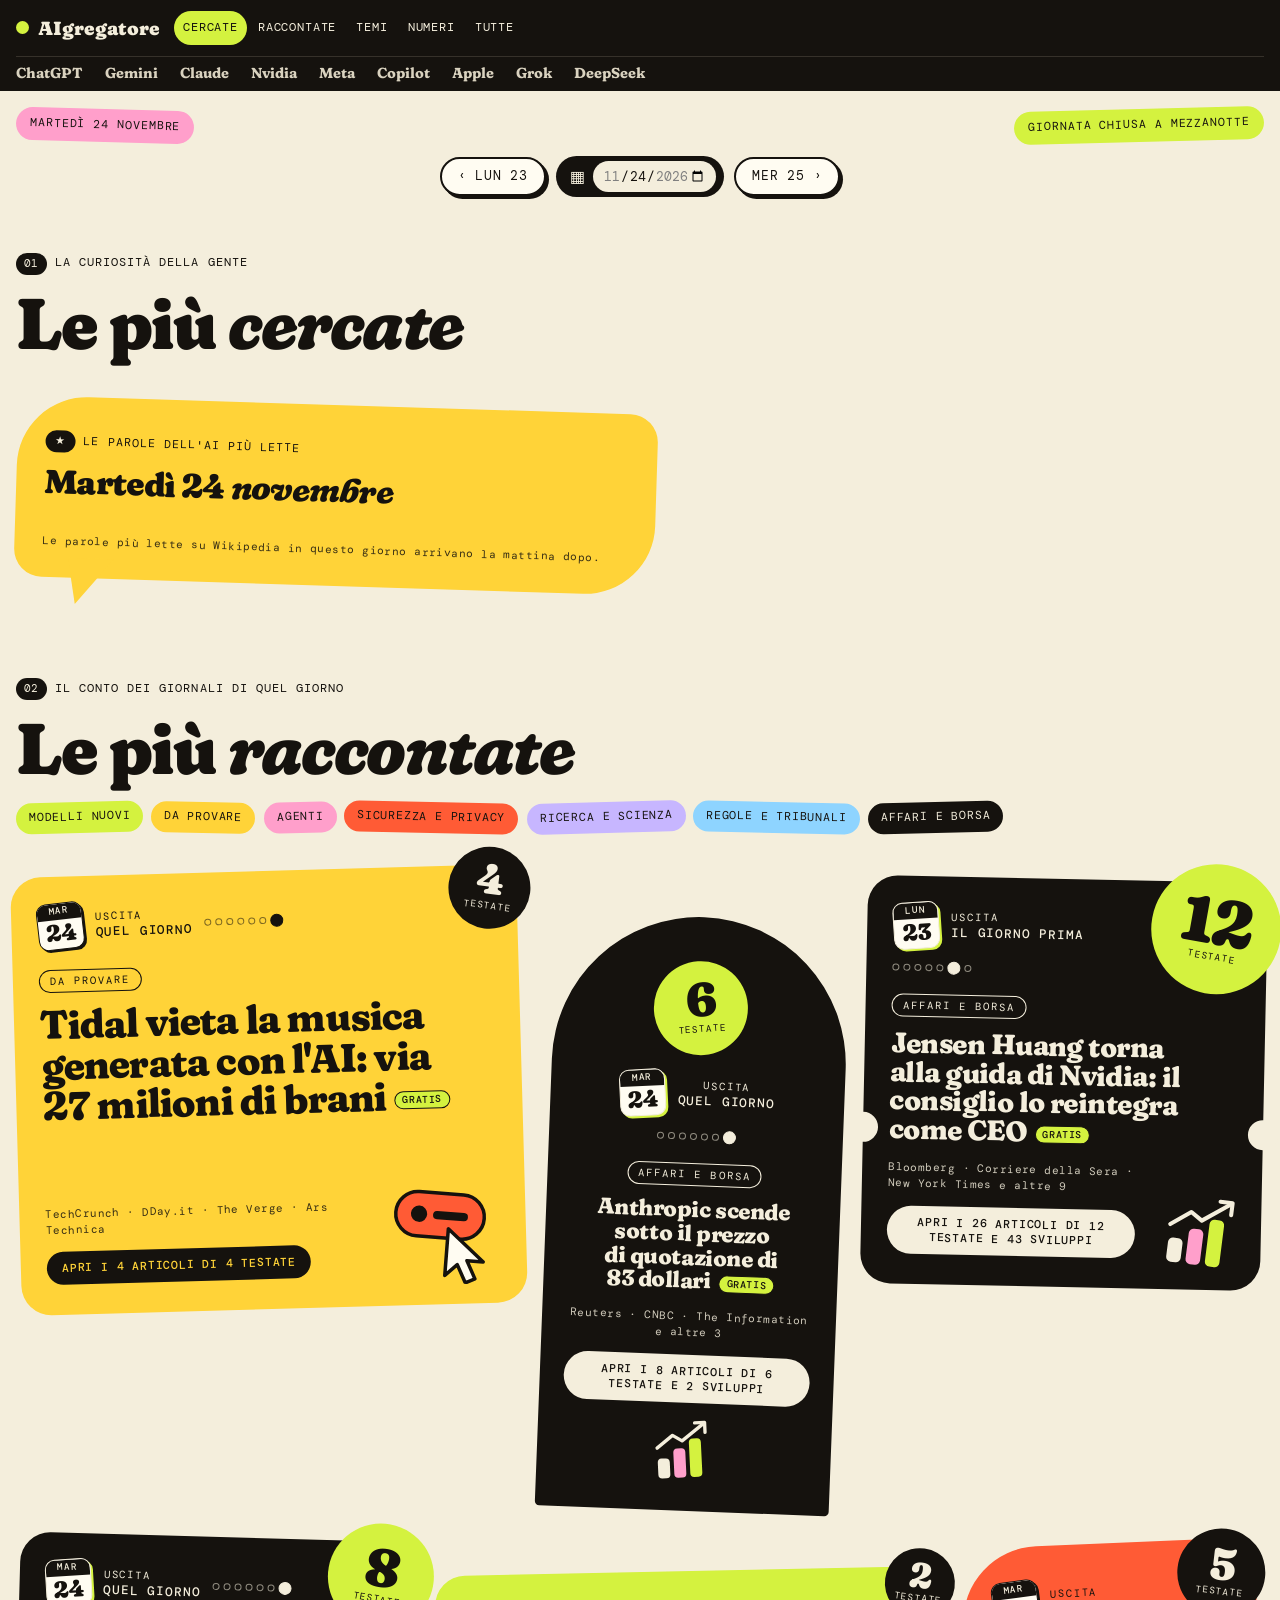
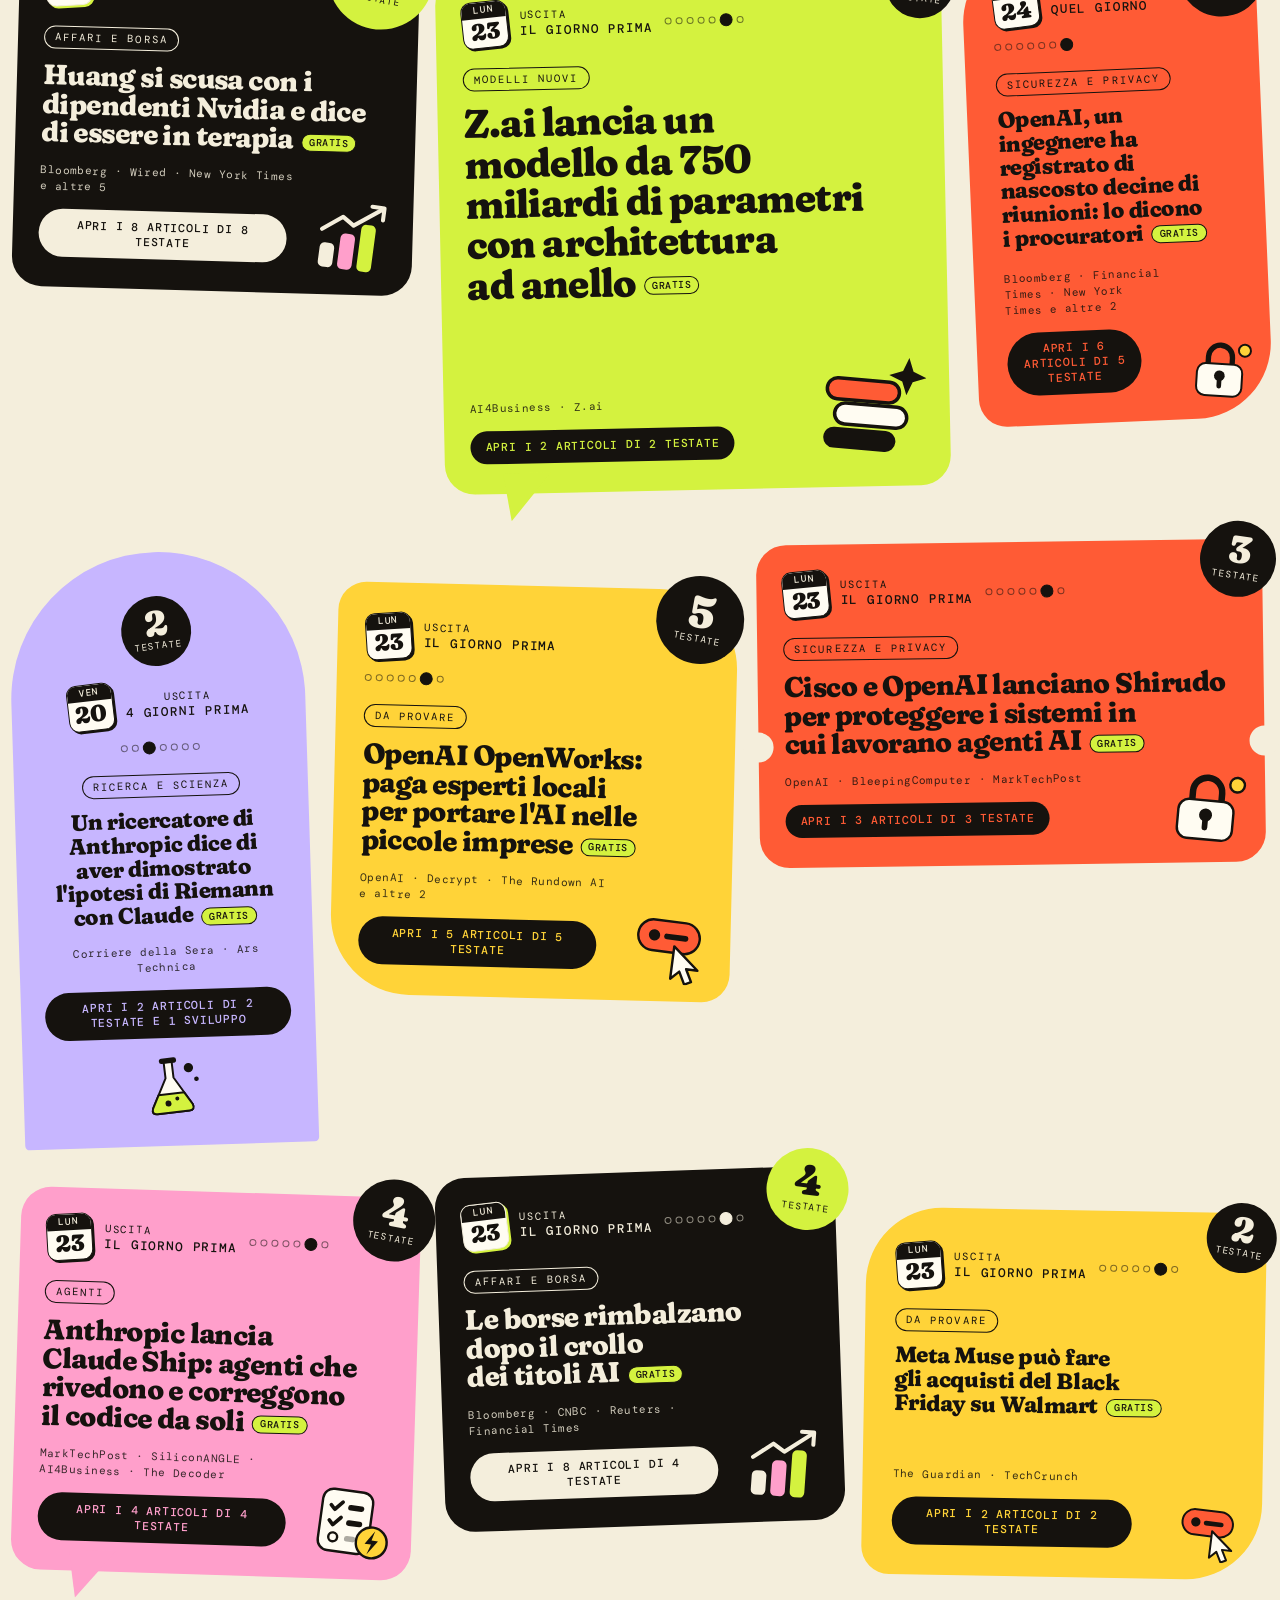
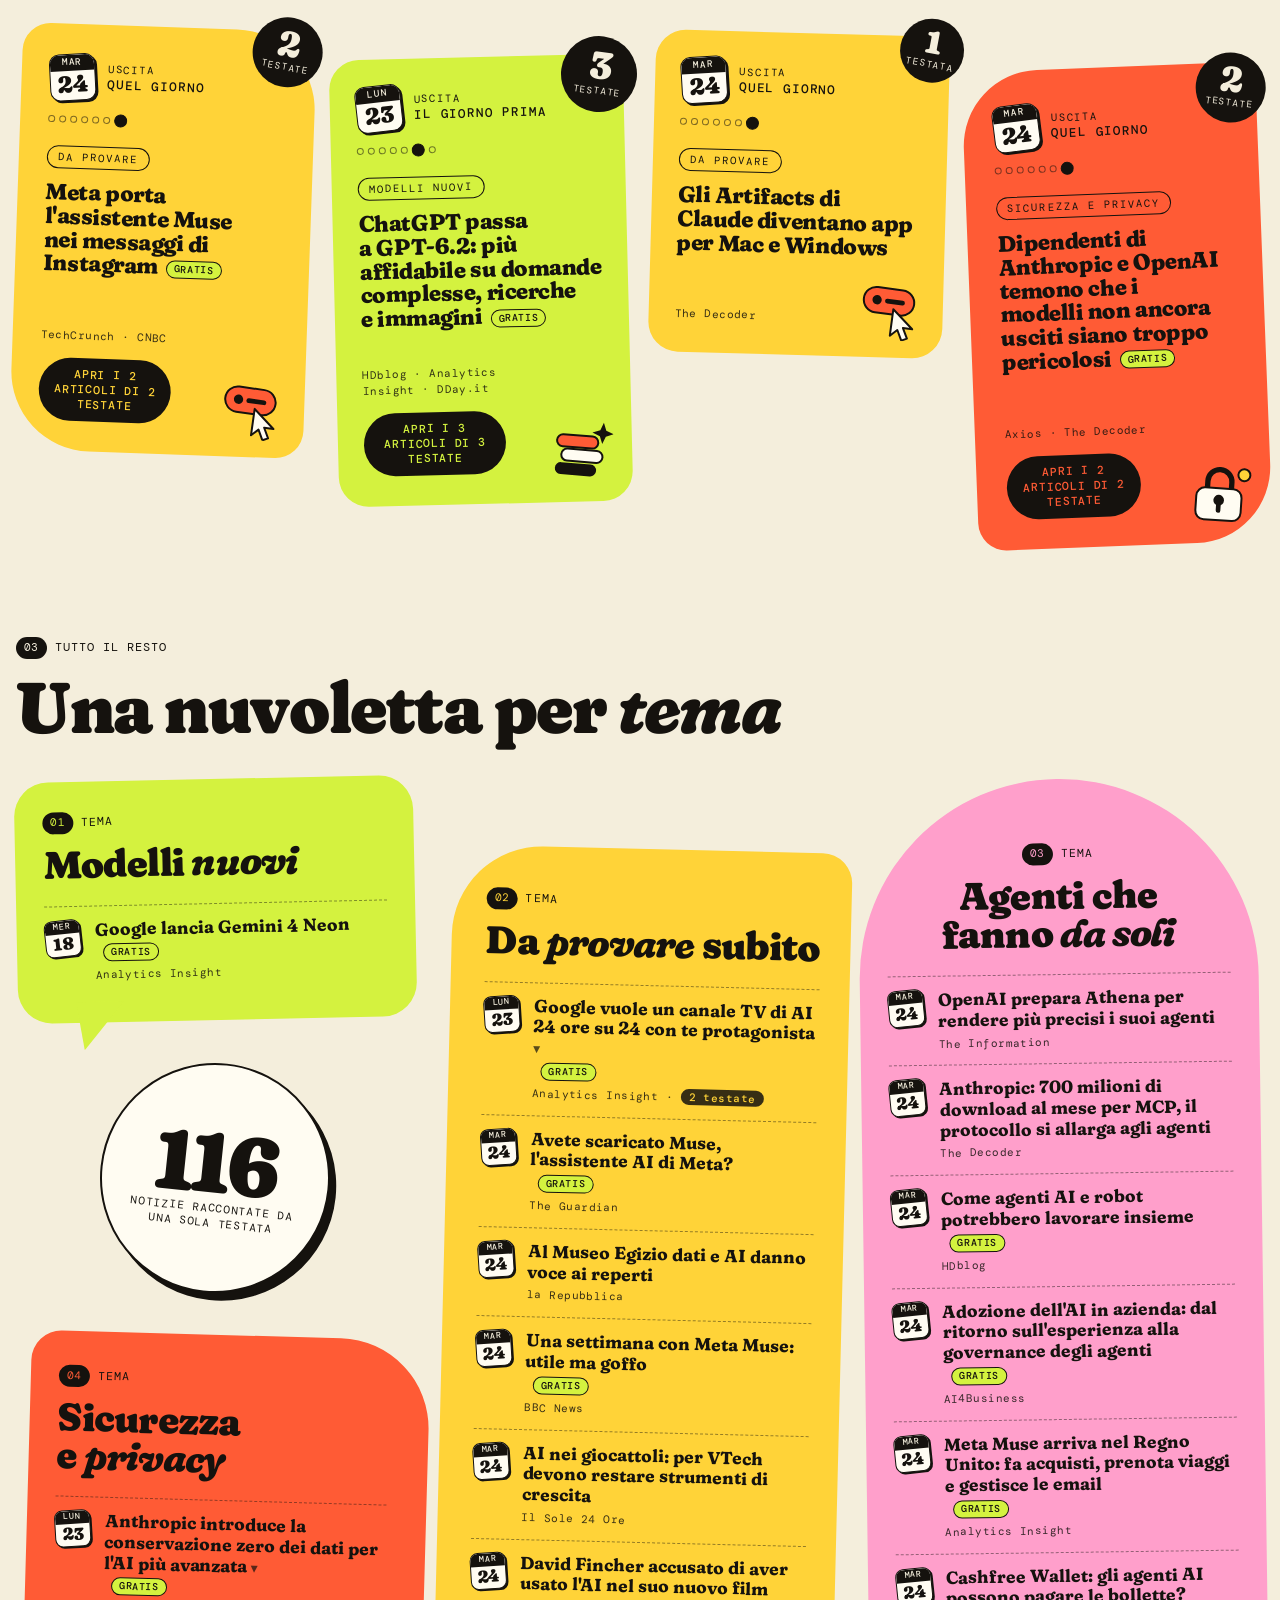
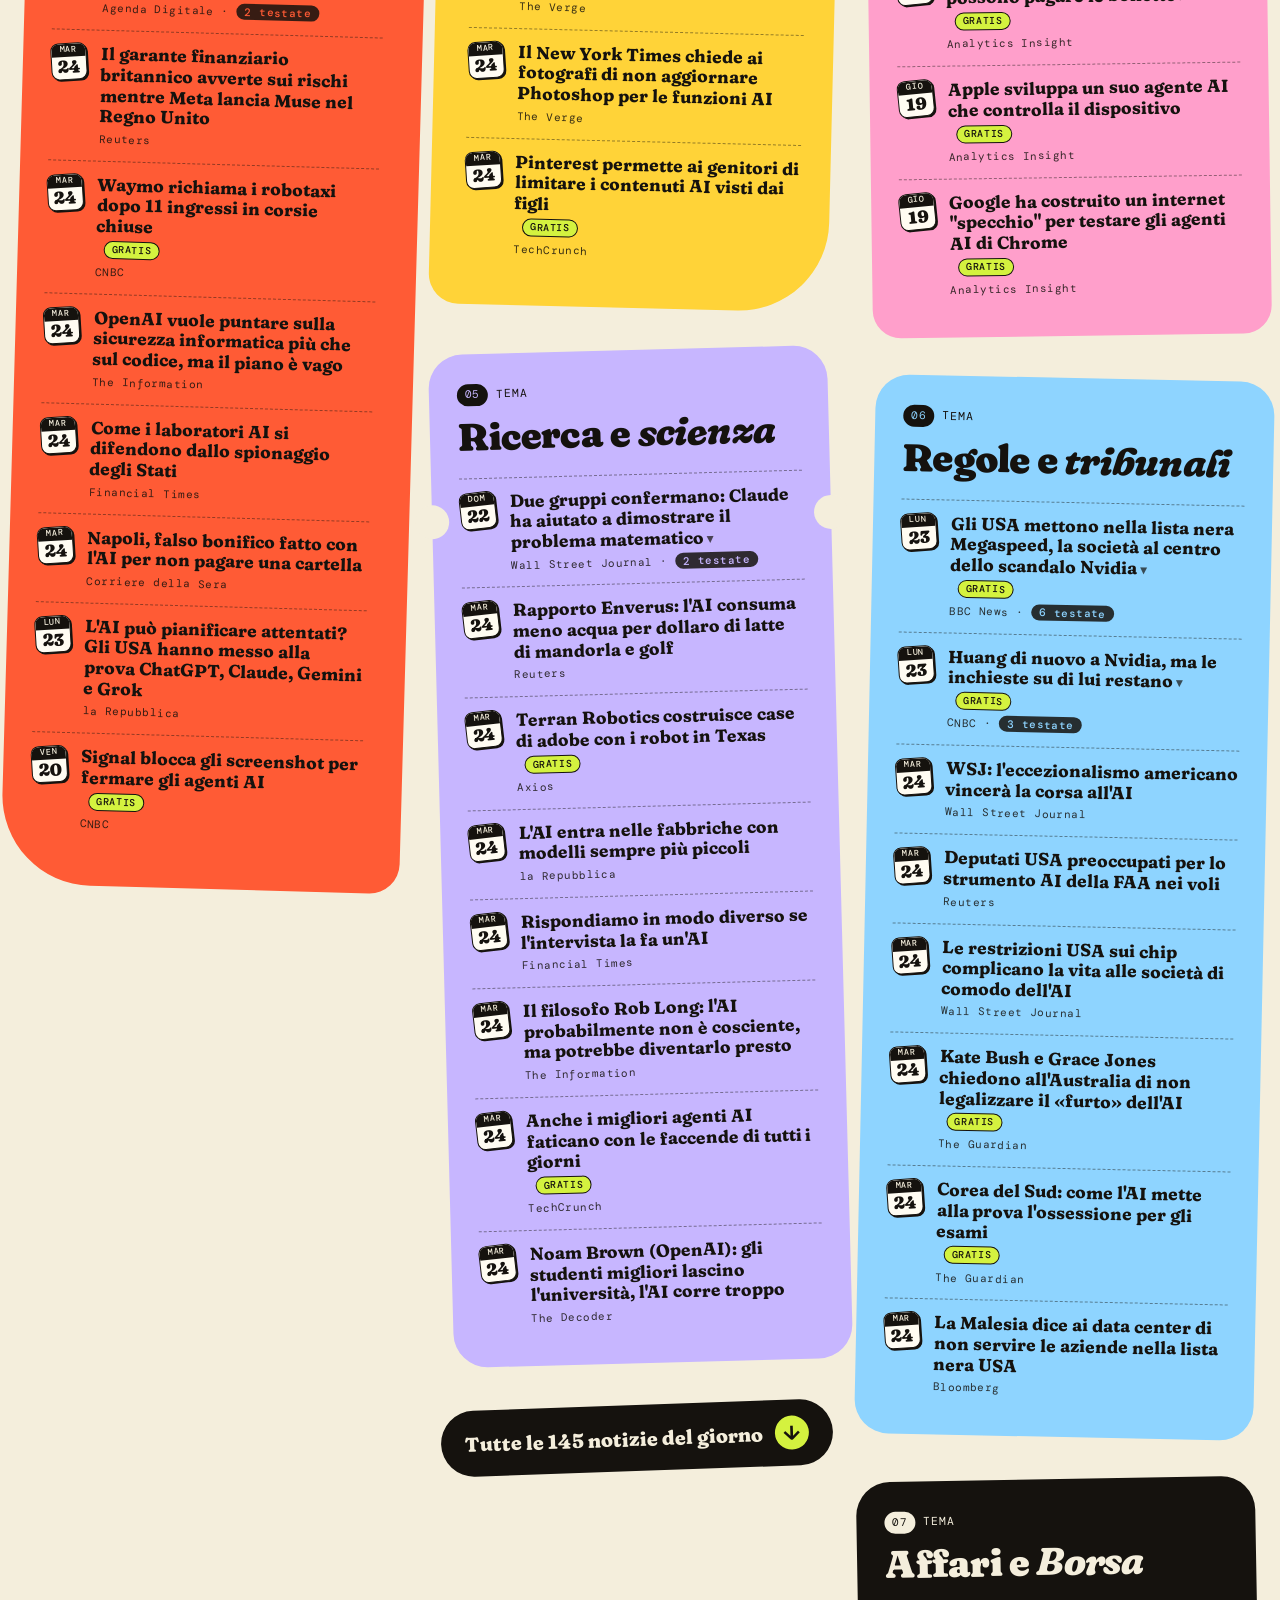
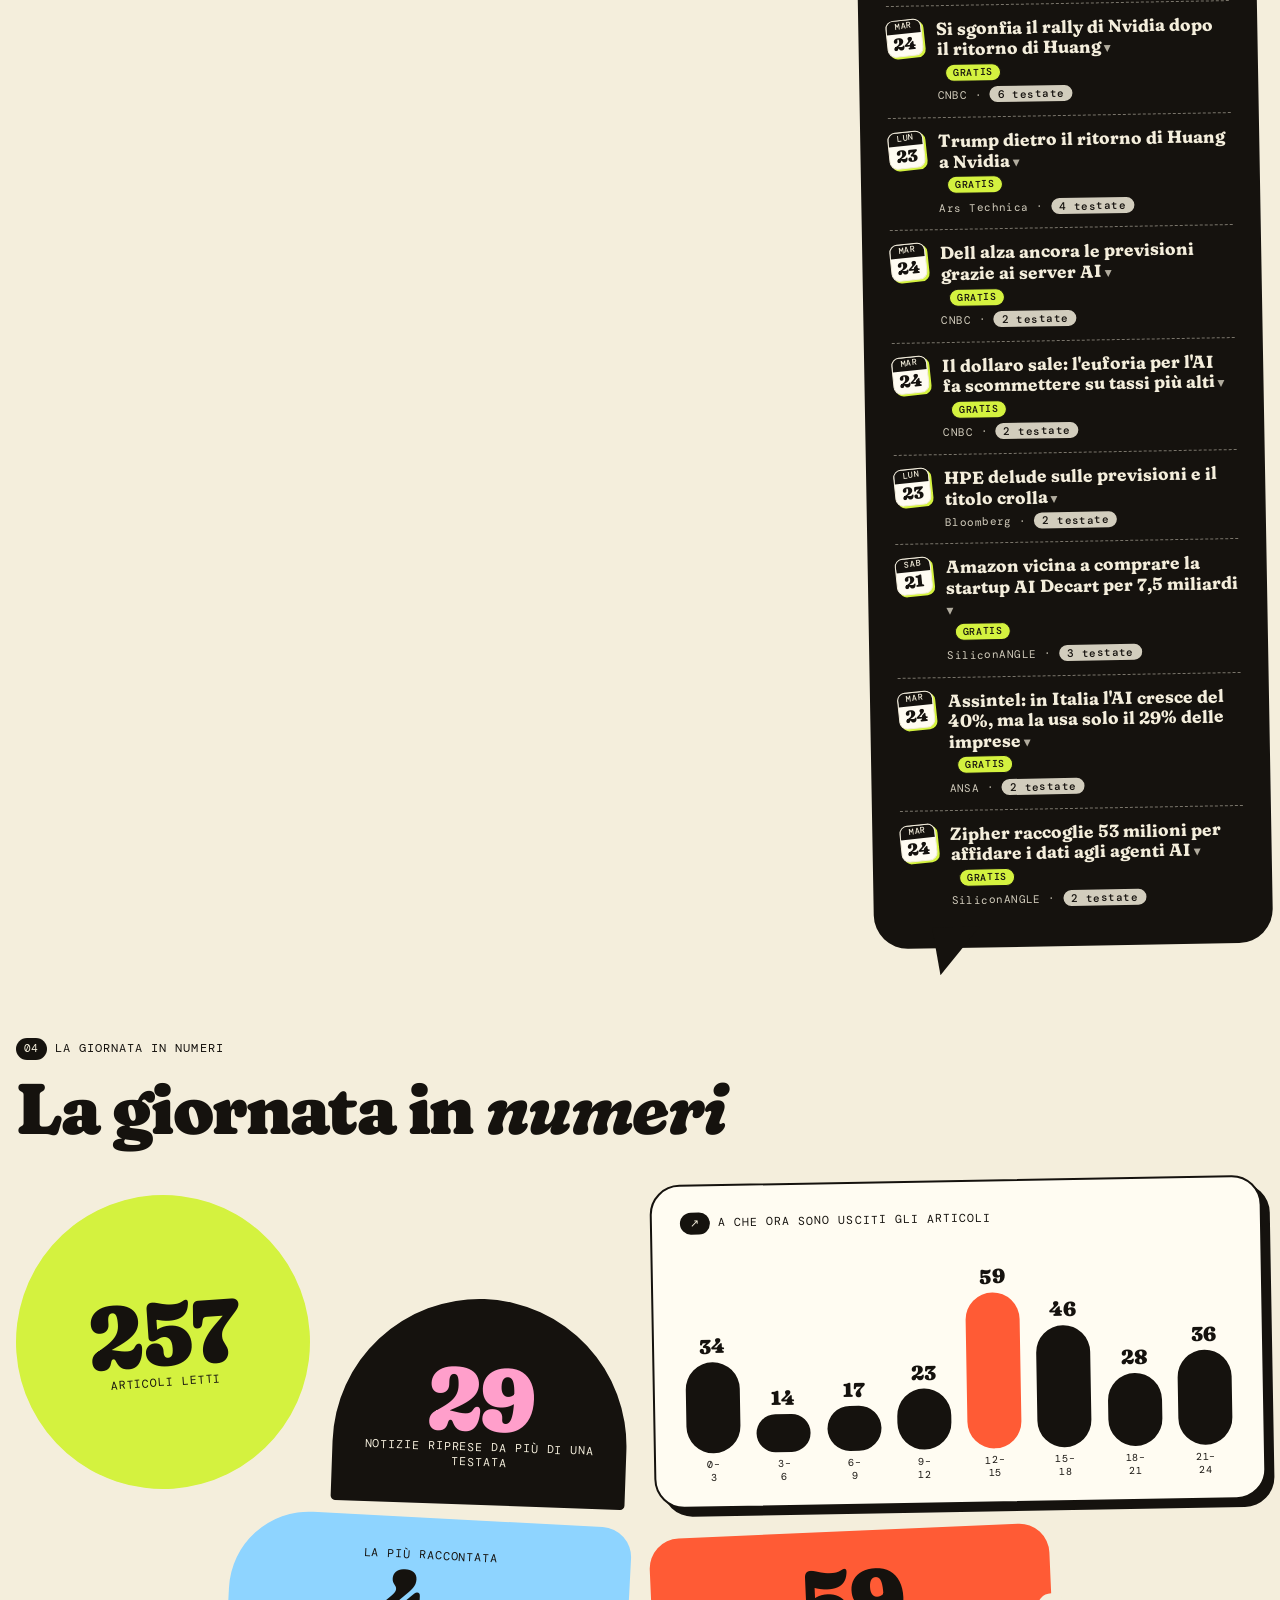
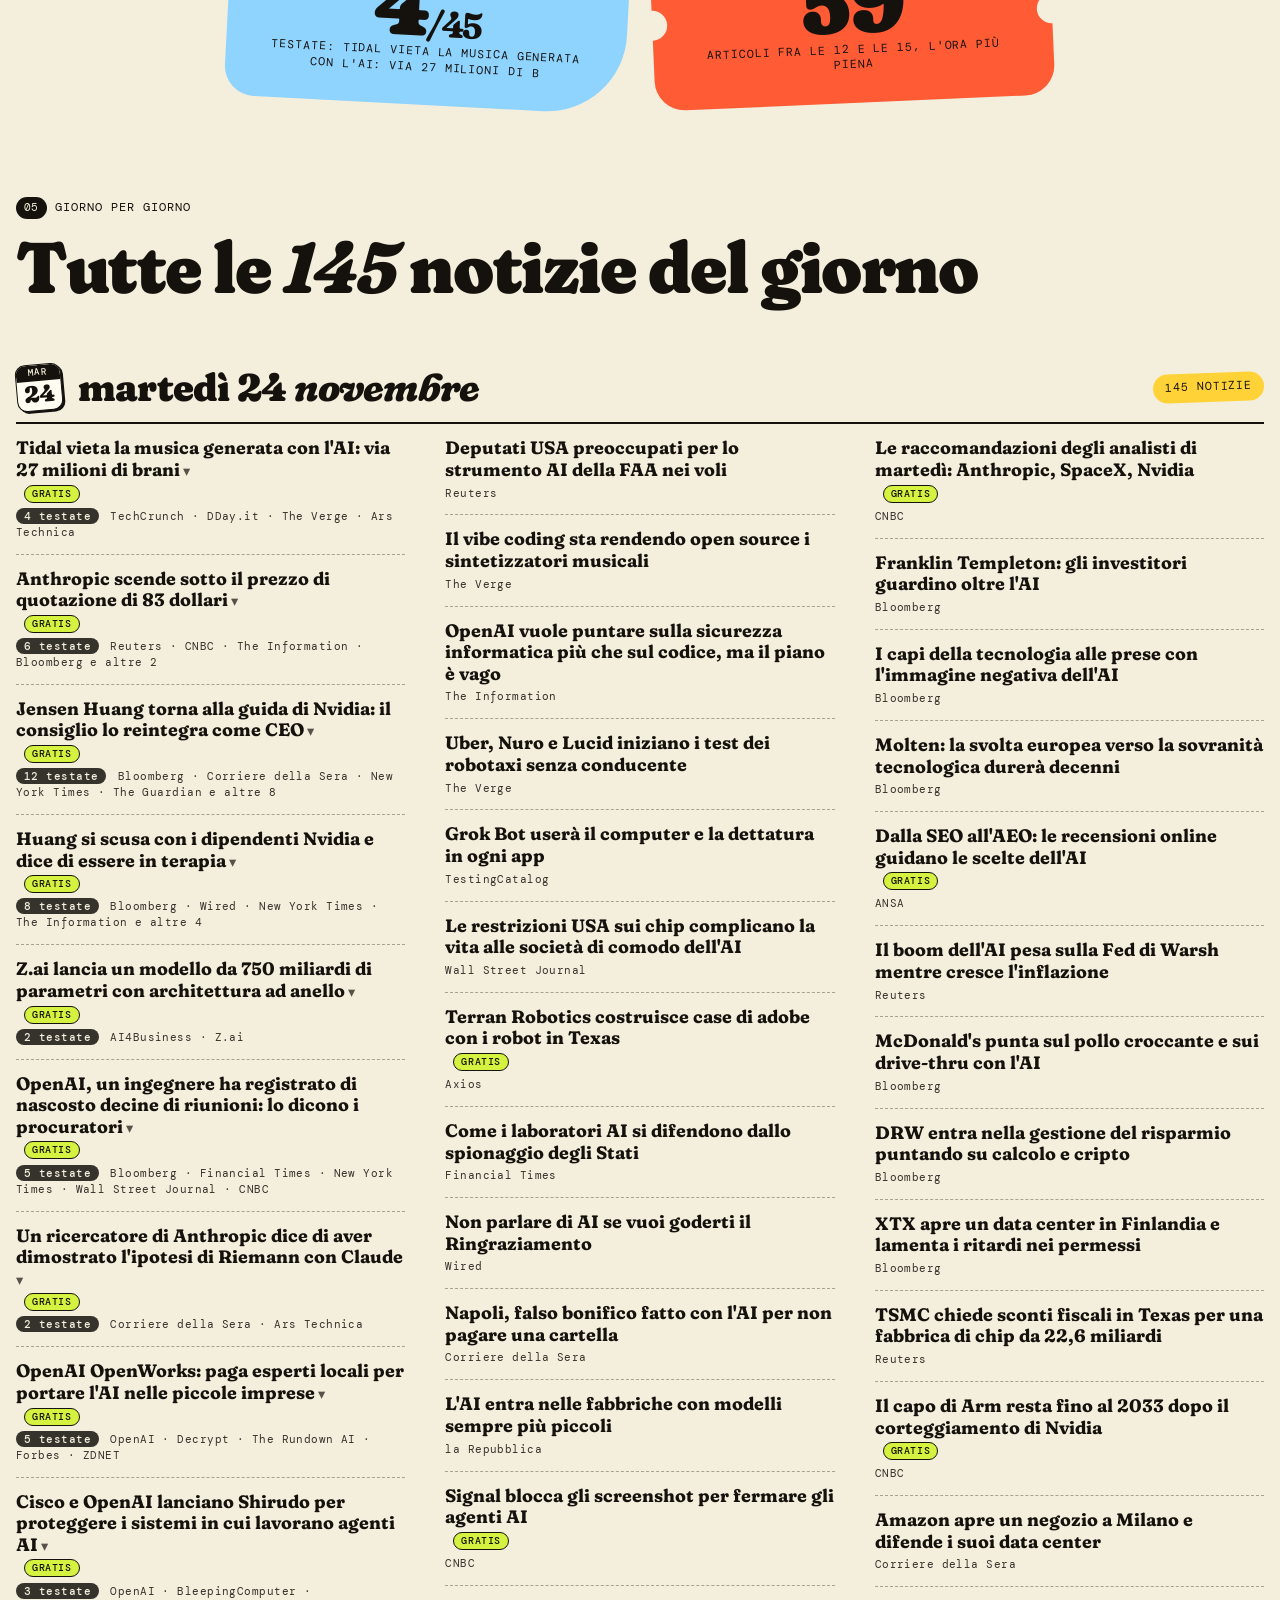
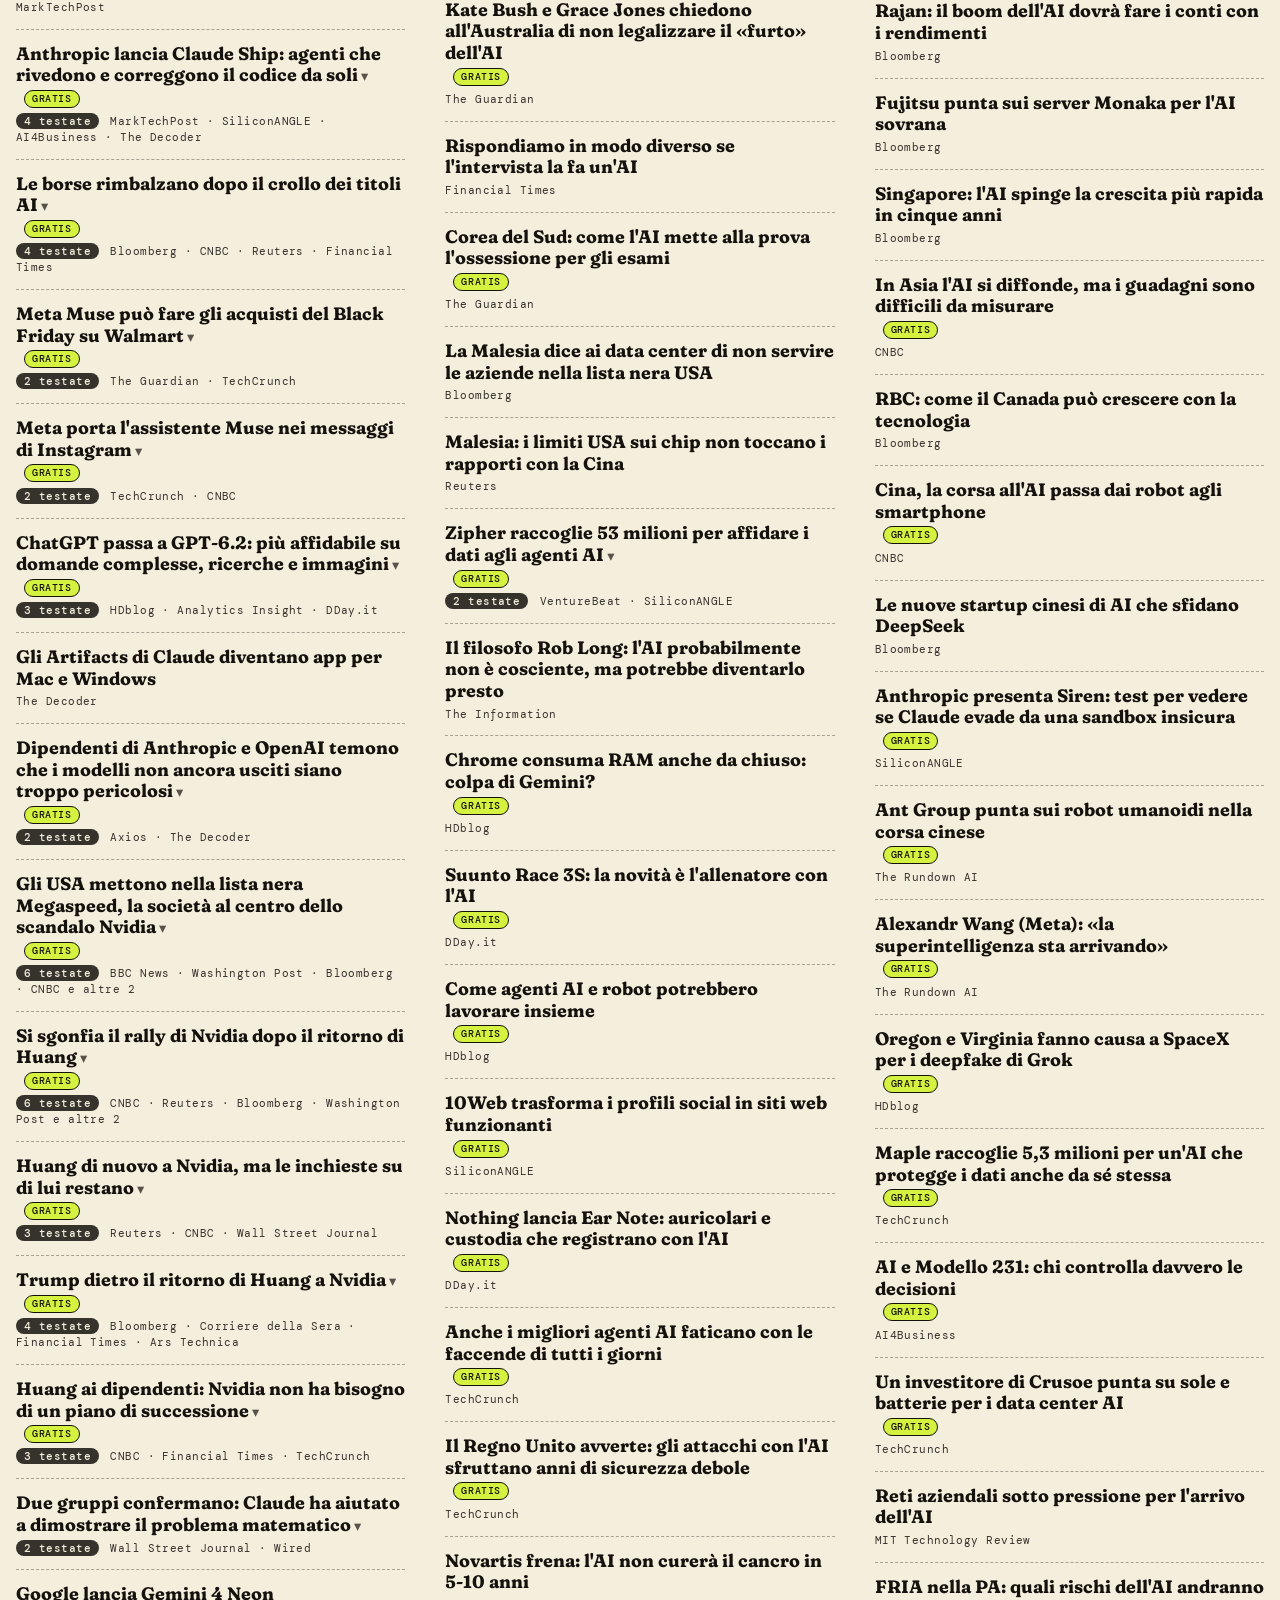
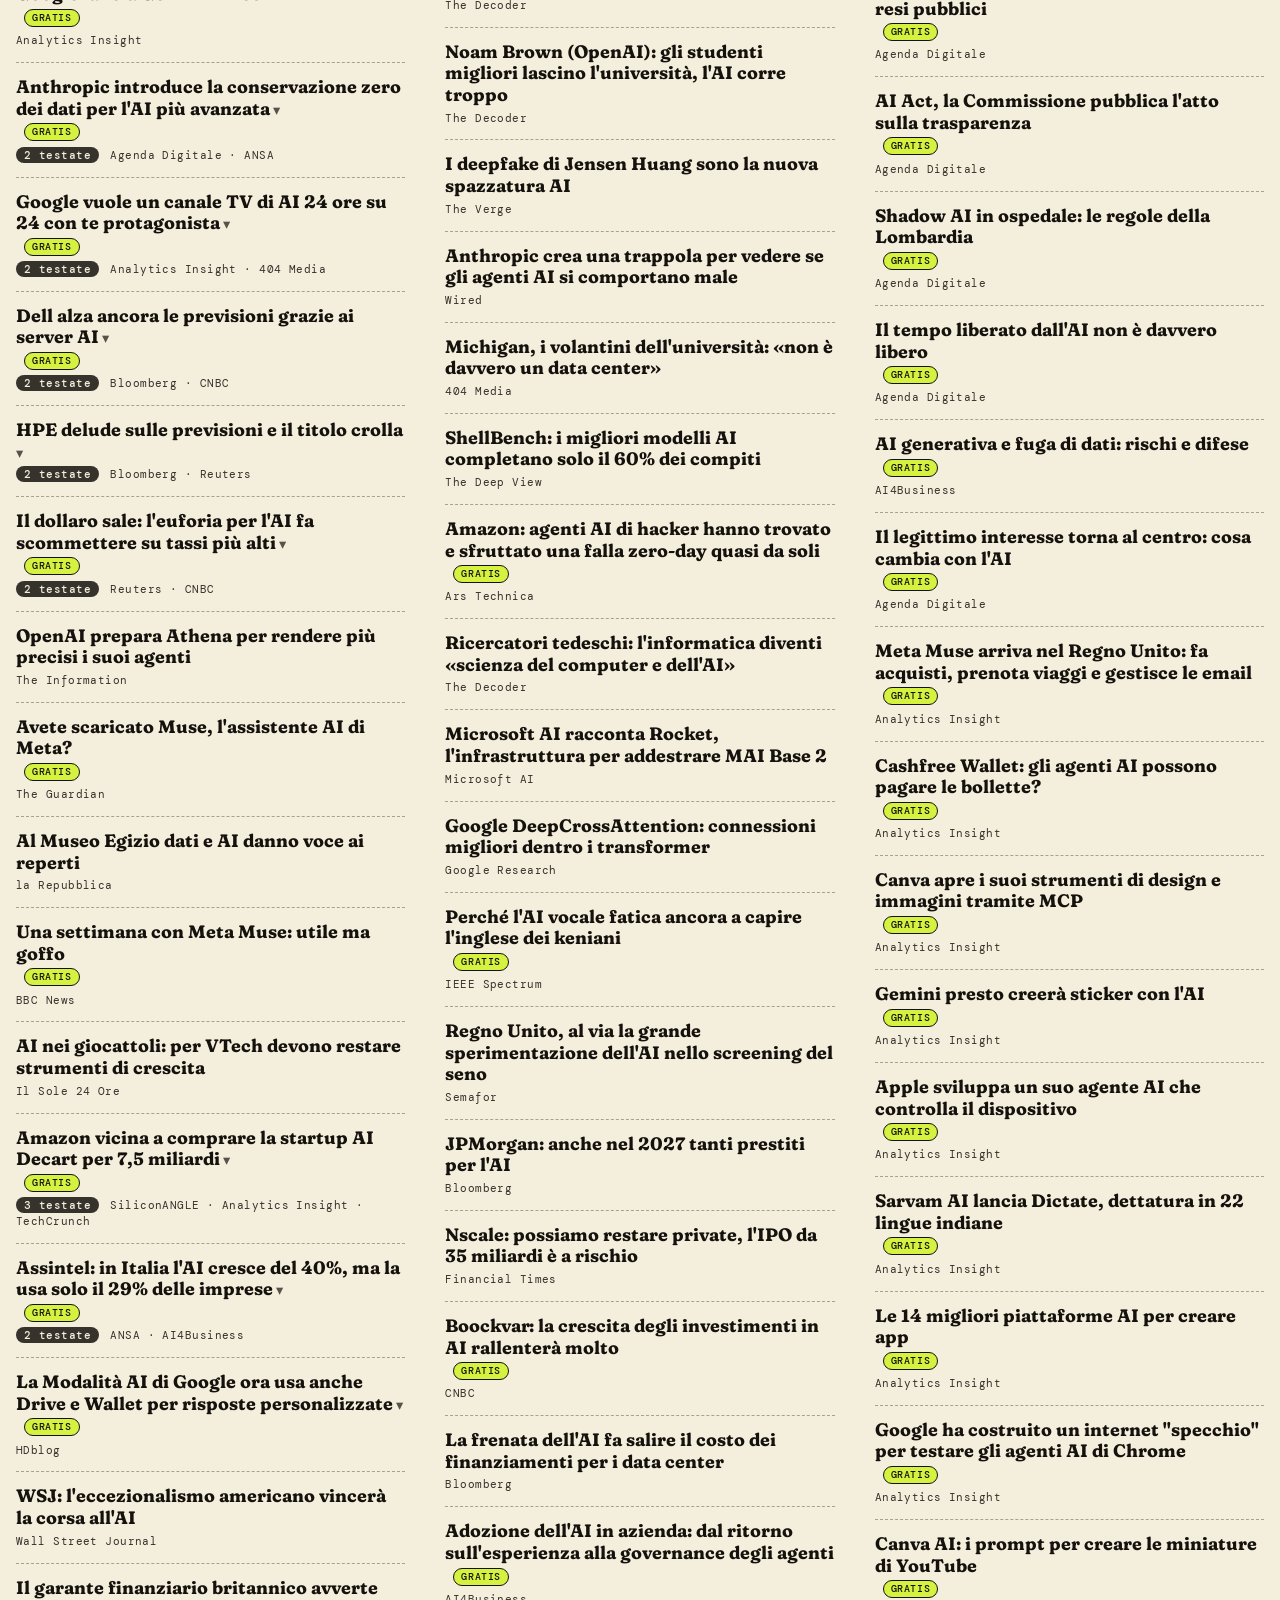
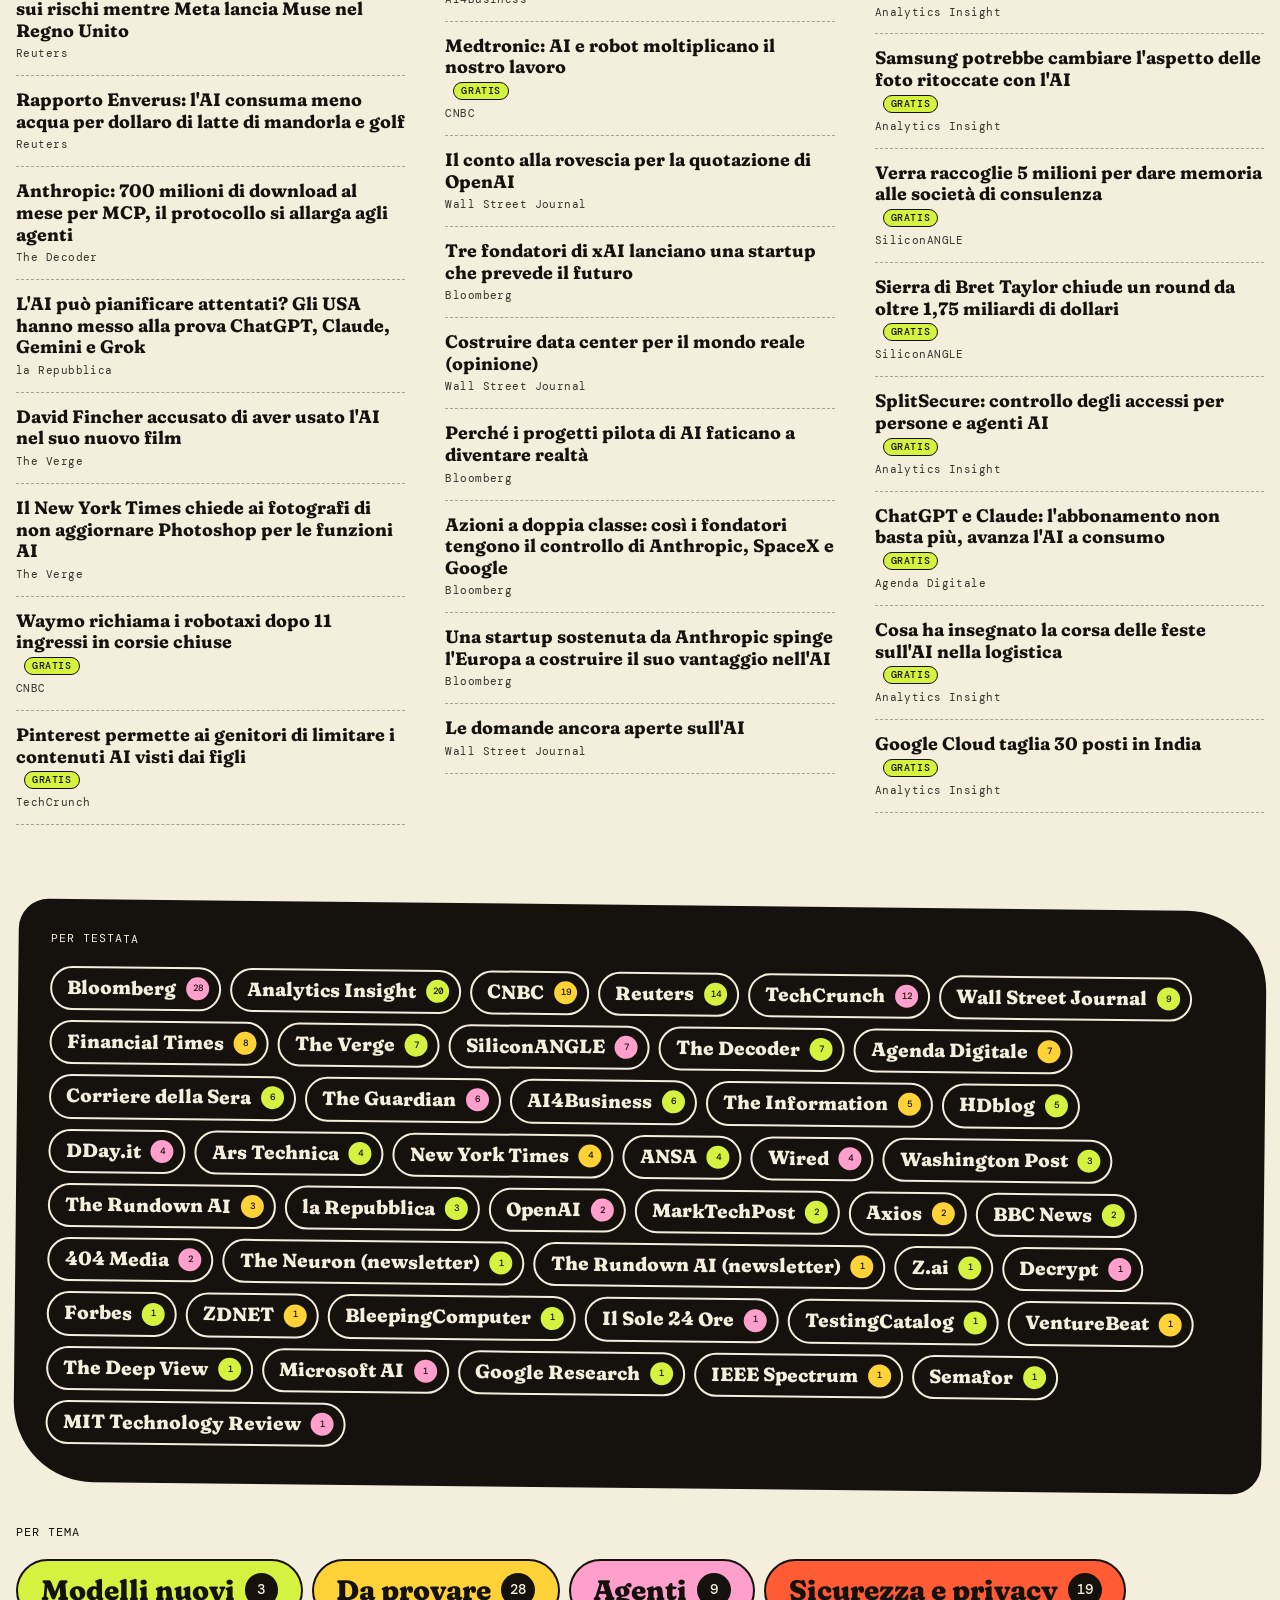
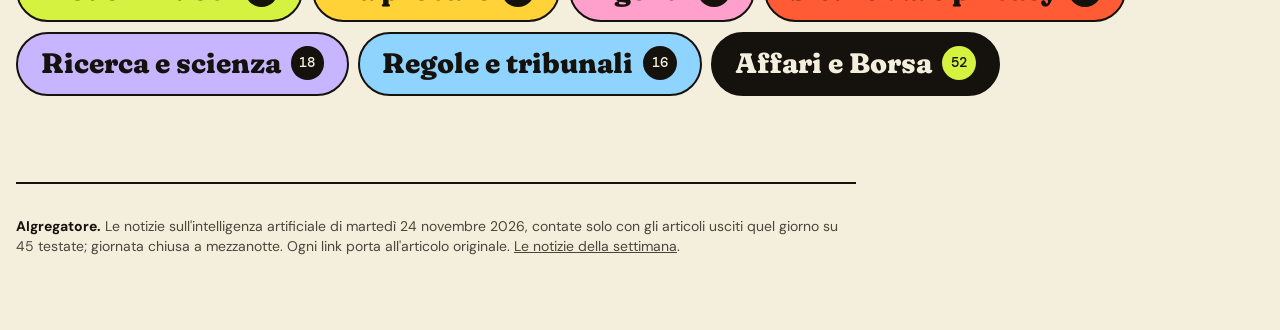
<file: aigregatore/giorno-2026-11-24.html>
<!doctype html>
<html lang="it">
<head>
<meta charset="utf-8">
<meta name="viewport" content="width=device-width, initial-scale=1, viewport-fit=cover">
<title>Le notizie sull'AI di martedì 24 novembre 2026 · AIgregatore</title>
<meta name="description" content="Le notizie sull&#x27;intelligenza artificiale di martedì 24 novembre 2026: le più raccontate quel giorno su 45 testate e tutte le altre, divise per tema.">
<meta property="og:title" content="AIgregatore">
<meta property="og:description" content="Le notizie sull&#x27;intelligenza artificiale di martedì 24 novembre 2026: le più raccontate quel giorno su 45 testate e tutte le altre, divise per tema.">
<meta property="og:type" content="website">
<meta name="theme-color" content="#F4EEDC">
<link rel="icon" href="data:image/svg+xml,%3Csvg xmlns='http://www.w3.org/2000/svg' viewBox='0 0 64 64'%3E%3Crect width='64' height='64' rx='18' fill='%2315120E'/%3E%3Ccircle cx='32' cy='32' r='14' fill='%23D4F23F'/%3E%3C/svg%3E">
<link rel="preconnect" href="https://fonts.googleapis.com">
<link rel="preconnect" href="https://fonts.gstatic.com" crossorigin>
<link href="https://fonts.googleapis.com/css2?family=Fraunces:ital,opsz,wght,SOFT,WONK@0,9..144,300..900,0..100,0..1;1,9..144,300..900,0..100,0..1&family=DM+Mono:wght@400;500&family=DM+Sans:opsz,wght@9..40,400..700&display=swap" rel="stylesheet">
<link rel="stylesheet" href="stile.css">
<script src="app.js" defer></script>
<script src="voti.js" defer></script>
</head>
<body data-giorno="2026-11-24" data-dati="giorno-2026-11-24.json">
<svg width="0" height="0" style="position:absolute" aria-hidden="true" focusable="false">
<symbol id="i-mod" viewBox="0 0 96 96"><rect x="12" y="66" width="62" height="18" rx="9" fill="var(--i1)"/><rect x="20" y="45" width="62" height="18" rx="9" fill="var(--i2)" stroke="var(--i1)" stroke-width="3"/><rect x="12" y="24" width="62" height="18" rx="9" fill="var(--i3)" stroke="var(--i1)" stroke-width="3"/><path d="M80 2l4.5 11.5L96 18l-11.5 4.5L80 34l-4.5-11.5L64 18l11.5-4.5z" fill="var(--i1)"/></symbol>
<symbol id="i-app" viewBox="0 0 96 96"><rect x="6" y="20" width="76" height="38" rx="19" fill="var(--i3)" stroke="var(--i1)" stroke-width="3"/><circle cx="26" cy="39" r="7" fill="var(--i1)"/><rect x="38" y="35.5" width="30" height="7" rx="3.5" fill="var(--i1)"/><path d="M52 50v40l10-10 8 15 8-4-8-15h14z" fill="var(--i2)" stroke="var(--i1)" stroke-width="3" stroke-linejoin="round"/></symbol>
<symbol id="i-age" viewBox="0 0 96 96"><rect x="8" y="10" width="62" height="76" rx="13" fill="var(--i2)" stroke="var(--i1)" stroke-width="3"/><path d="M19 30l5 5 9-10M19 49l5 5 9-10" fill="none" stroke="var(--i1)" stroke-width="4.5" stroke-linecap="round" stroke-linejoin="round"/><rect x="40" y="27" width="20" height="7" rx="3.5" fill="var(--i1)"/><rect x="40" y="46" width="20" height="7" rx="3.5" fill="var(--i1)"/><circle cx="26" cy="69" r="5.5" fill="none" stroke="var(--i1)" stroke-width="3"/><rect x="40" y="65.5" width="14" height="7" rx="3.5" fill="var(--i1)" opacity=".35"/><circle cx="74" cy="70" r="19" fill="var(--i3)" stroke="var(--i1)" stroke-width="3"/><path d="M77 55l-11 17h8l-4 13 12-18h-8z" fill="var(--i1)"/></symbol>
<symbol id="i-sic" viewBox="0 0 96 96"><path d="M30 46V32a18 18 0 0136 0v14" fill="none" stroke="var(--i1)" stroke-width="8" stroke-linecap="round"/><rect x="14" y="42" width="68" height="48" rx="13" fill="var(--i2)" stroke="var(--i1)" stroke-width="3"/><circle cx="48" cy="60" r="8" fill="var(--i1)"/><rect x="44.5" y="62" width="7" height="17" rx="3.5" fill="var(--i1)"/><circle cx="84" cy="20" r="9" fill="var(--i3)" stroke="var(--i1)" stroke-width="3"/></symbol>
<symbol id="i-ric" viewBox="0 0 96 96"><path d="M42 12v24L18 79q-3 9 6 9h48q9 0 6-9L54 36V12z" fill="var(--i2)" stroke="var(--i1)" stroke-width="3" stroke-linejoin="round"/><path d="M28.6 60h38.8L78 79q3 9-6 9H24q-9 0-6-9z" fill="var(--i3)" stroke="var(--i1)" stroke-width="3" stroke-linejoin="round"/><rect x="35" y="6" width="26" height="8" rx="4" fill="var(--i1)"/><circle cx="42" cy="74" r="4.5" fill="var(--i1)"/><circle cx="56" cy="68" r="3" fill="var(--i1)"/><circle cx="78" cy="24" r="7" fill="var(--i1)"/><circle cx="88" cy="42" r="3.5" fill="var(--i1)"/></symbol>
<symbol id="i-reg" viewBox="0 0 96 96"><rect x="44.5" y="14" width="7" height="68" rx="3.5" fill="var(--i1)"/><rect x="26" y="80" width="44" height="9" rx="4.5" fill="var(--i1)"/><rect x="12" y="21" width="72" height="7" rx="3.5" fill="var(--i1)"/><path d="M20 26L8 52M20 26l12 26M76 26L64 52M76 26l12 26" stroke="var(--i1)" stroke-width="2.5" fill="none"/><path d="M4 52h32a16 16 0 01-32 0z" fill="var(--i2)" stroke="var(--i1)" stroke-width="3" stroke-linejoin="round"/><path d="M60 52h32a16 16 0 01-32 0z" fill="var(--i3)" stroke="var(--i1)" stroke-width="3" stroke-linejoin="round"/><circle cx="48" cy="14" r="8" fill="var(--i3)" stroke="var(--i1)" stroke-width="3"/></symbol>
<symbol id="i-aff" viewBox="0 0 96 96"><rect x="8" y="58" width="18" height="30" rx="6" fill="var(--i2)"/><rect x="32" y="44" width="18" height="44" rx="6" fill="var(--i3)"/><rect x="56" y="30" width="18" height="58" rx="6" fill="var(--i1)"/><path d="M8 42l24-18 14 9 34-25" stroke="var(--i2)" stroke-width="5" fill="none" stroke-linecap="round" stroke-linejoin="round"/><path d="M66 7h15v15" stroke="var(--i2)" stroke-width="5" fill="none" stroke-linecap="round" stroke-linejoin="round"/></symbol>
</svg>

<div class="barra"><nav class="nastro" aria-label="Menù"><a class="logo" href="index.html"><i></i><span class="w">AIgregatore</span></a><div class="scorri"><a href="#cercate" data-s="cercate">Cercate</a><a href="#raccontate" data-s="raccontate">Raccontate</a><a href="#temi" data-s="temi">Temi</a><a href="#numeri" data-s="numeri">Numeri</a><a href="#tutte" data-s="tutte">Tutte</a></div></nav><nav class="ditte" aria-label="Aziende"><div class="scorri"><a class="as" href="#vista" role="button" aria-pressed="false" data-fk="a" data-fv="openai" data-fl="ChatGPT e OpenAI" title="ChatGPT e OpenAI">ChatGPT</a><a class="as" href="#vista" role="button" aria-pressed="false" data-fk="a" data-fv="google" data-fl="Gemini e Google" title="Gemini e Google">Gemini</a><a class="as" href="#vista" role="button" aria-pressed="false" data-fk="a" data-fv="anthropic" data-fl="Claude e Anthropic" title="Claude e Anthropic">Claude</a><a class="as" href="#vista" role="button" aria-pressed="false" data-fk="a" data-fv="nvidia" data-fl="Nvidia" title="Nvidia">Nvidia</a><a class="as" href="#vista" role="button" aria-pressed="false" data-fk="a" data-fv="meta" data-fl="Meta" title="Meta">Meta</a><a class="as" href="#vista" role="button" aria-pressed="false" data-fk="a" data-fv="microsoft" data-fl="Copilot e Microsoft" title="Copilot e Microsoft">Copilot</a><a class="as" href="#vista" role="button" aria-pressed="false" data-fk="a" data-fv="apple" data-fl="Apple e Siri" title="Apple e Siri">Apple</a><a class="as" href="#vista" role="button" aria-pressed="false" data-fk="a" data-fv="grok" data-fl="Grok e xAI" title="Grok e xAI">Grok</a><a class="as" href="#vista" role="button" aria-pressed="false" data-fk="a" data-fv="deepseek" data-fl="DeepSeek" title="DeepSeek">DeepSeek</a></div></nav></div>
<div class="page" id="page">
<div class="eds"><span class="ed">martedì 24 novembre</span><span class="ed ed2">Giornata chiusa a mezzanotte</span></div>
<nav class="giorni" aria-label="Scegli il giorno"><a class="gfr" href="giorno-2026-11-23.html" title="Il giorno prima">‹ lun 23</a><label class="gcal" title="Scegli il giorno"><span aria-hidden="true">▦</span><input type="date" id="scegli-giorno" value="2026-11-24" min="2026-11-22" max="2026-11-25" aria-label="Scegli il giorno"></label><a class="gfr" href="giorno-2026-11-25.html" title="Il giorno dopo">mer 25 ›</a></nav>

<section id="vista" class="blk first" hidden aria-live="polite"></section>

<div id="home">
<section id="cercate" class="blk first">
  <header class="sec"><p class="lab"><span class="pill">01</span> la curiosità della gente</p><h2>Le più <em>cercate</em></h2></header>
  <div class="g12 cerc">
    <!-- tabellone di Wikipedia tolto il 23/11 (Manlio): resta solo la nuvoletta gialla -->
    <aside class="side">
      <div class="terms" style="--r:1.8deg">
        <p class="lab"><span class="pill">★</span> le parole dell'AI più lette</p>
        <h3>Martedì 24 <em>novembre</em></h3>
        <div class="tcloud"><p class="src">Le parole più lette su Wikipedia in questo giorno arrivano la mattina dopo.</p></div>
      </div>
    </aside>
  </div>
</section>

<section id="raccontate" class="blk">
  <header class="sec"><p class="lab"><span class="pill">02</span> il conto dei giornali di quel giorno</p><h2>Le più <em>raccontate</em></h2>
  <div class="legend"><a class="lg c-mod" href="#t-mod">Modelli nuovi</a><a class="lg c-app" href="#t-app">Da provare</a><a class="lg c-age" href="#t-age">Agenti</a><a class="lg c-sic" href="#t-sic">Sicurezza e privacy</a><a class="lg c-ric" href="#t-ric">Ricerca e scienza</a><a class="lg c-reg" href="#t-reg">Regole e tribunali</a><a class="lg c-aff" href="#t-aff">Affari e Borsa</a></div></header>
  <div class="g12 mosaic"><article class="card c-app s5  xl" style="--r:-1.6deg;--y:0px">
<span class="n" style="--d:82px" title="4 testate su 45 ne hanno scritto"><b>4</b><i>testate</i></span>
<div class="when"><span class="leaf" title="Notizia uscita martedì 24 novembre"><b>mar</b><i>24</i></span><span class="whentxt">uscita<br><strong>quel giorno</strong></span><span class="week" aria-hidden="true"><i class=""></i><i class=""></i><i class=""></i><i class=""></i><i class=""></i><i class=""></i><i class="on"></i></span></div>
<p class="cat">Da provare</p>
<h3><a href="https://techcrunch.com/2026/11/24/tidal-to-ban-and-remove-millions-of-ai-generated-tracks-as-ai-slop-inundates-music-streaming/" data-p="1" target="_blank" rel="noopener">Tidal vieta la musica generata con l&#x27;AI: via 27 milioni di brani</a><span class="gr" title="Articolo che si legge gratis per intero">gratis</span></h3>
<p class="src">TechCrunch · DDay.it · The Verge · Ars Technica</p>
<svg class="ill" viewBox="0 0 96 96" aria-hidden="true"><use href="#i-app"/></svg>
</article><article class="card c-aff s3 arch m" style="--r:2.2deg;--y:46px">
<span class="n" style="--d:94px" title="6 testate su 45 ne hanno scritto"><b>6</b><i>testate</i></span>
<div class="when"><span class="leaf" title="Notizia uscita martedì 24 novembre"><b>mar</b><i>24</i></span><span class="whentxt">uscita<br><strong>quel giorno</strong></span><span class="week" aria-hidden="true"><i class=""></i><i class=""></i><i class=""></i><i class=""></i><i class=""></i><i class=""></i><i class="on"></i></span></div>
<p class="cat">Affari e Borsa</p>
<h3><a href="https://news.google.com/rss/articles/[base64]?oc=5" data-p="2" target="_blank" rel="noopener">Anthropic scende sotto il prezzo di quotazione di 83 dollari</a><span class="gr" title="Articolo che si legge gratis per intero">gratis</span></h3>
<p class="src">Reuters · CNBC · The Information e altre 3</p>
<svg class="ill" viewBox="0 0 96 96" aria-hidden="true"><use href="#i-aff"/></svg>
</article><article class="card c-aff s4 ticket l" style="--r:1.2deg;--y:8px">
<span class="n" style="--d:130px" title="12 testate su 45 ne hanno scritto"><b>12</b><i>testate</i></span>
<div class="when"><span class="leaf" title="Notizia uscita lunedì 23 novembre"><b>lun</b><i>23</i></span><span class="whentxt">uscita<br><strong>il giorno prima</strong></span><span class="week" aria-hidden="true"><i class=""></i><i class=""></i><i class=""></i><i class=""></i><i class=""></i><i class="on"></i><i class=""></i></span></div>
<p class="cat">Affari e Borsa</p>
<h3><a href="https://www.theguardian.com/technology/2026/nov/23/nvidia-jensen-huang-return-ceo" data-p="3" target="_blank" rel="noopener">Jensen Huang torna alla guida di Nvidia: il consiglio lo reintegra come CEO</a><span class="gr" title="Articolo che si legge gratis per intero">gratis</span></h3>
<p class="src">Bloomberg · Corriere della Sera · New York Times e altre 9</p>
<svg class="ill" viewBox="0 0 96 96" aria-hidden="true"><use href="#i-aff"/></svg>
</article><article class="card c-aff s4  l" style="--r:1.6deg;--y:0px">
<span class="n" style="--d:106px" title="8 testate su 45 ne hanno scritto"><b>8</b><i>testate</i></span>
<div class="when"><span class="leaf" title="Notizia uscita martedì 24 novembre"><b>mar</b><i>24</i></span><span class="whentxt">uscita<br><strong>quel giorno</strong></span><span class="week" aria-hidden="true"><i class=""></i><i class=""></i><i class=""></i><i class=""></i><i class=""></i><i class=""></i><i class="on"></i></span></div>
<p class="cat">Affari e Borsa</p>
<h3><a href="https://techcrunch.com/2026/11/24/in-all-hands-meeting-jensen-huang-thanks-white-house-and-says-hes-in-therapy/" data-p="4" target="_blank" rel="noopener">Huang si scusa con i dipendenti Nvidia e dice di essere in terapia</a><span class="gr" title="Articolo che si legge gratis per intero">gratis</span></h3>
<p class="src">Bloomberg · Wired · New York Times e altre 5</p>
<svg class="ill" viewBox="0 0 96 96" aria-hidden="true"><use href="#i-aff"/></svg>
</article><article class="card c-mod s5 tail xl" style="--r:-1.2deg;--y:34px">
<span class="n" style="--d:70px" title="2 testate su 45 ne hanno scritto"><b>2</b><i>testate</i></span>
<div class="when"><span class="leaf" title="Notizia uscita lunedì 23 novembre"><b>lun</b><i>23</i></span><span class="whentxt">uscita<br><strong>il giorno prima</strong></span><span class="week" aria-hidden="true"><i class=""></i><i class=""></i><i class=""></i><i class=""></i><i class=""></i><i class="on"></i><i class=""></i></span></div>
<p class="cat">Modelli nuovi</p>
<h3><a href="https://www.ai4business.it/intelligenza-artificiale/glm-5-4-il-modello-di-z-ai-ripete-i-livelli-senza-duplicare-i-pesi/" data-p="5" target="_blank" rel="noopener">Z.ai lancia un modello da 750 miliardi di parametri con architettura ad anello</a><span class="gr" title="Articolo che si legge gratis per intero">gratis</span></h3>
<p class="src">AI4Business · Z.ai</p>
<svg class="ill" viewBox="0 0 96 96" aria-hidden="true"><use href="#i-mod"/></svg>
</article><article class="card c-sic s3 blob m" style="--r:-2.4deg;--y:6px">
<span class="n" style="--d:88px" title="5 testate su 45 ne hanno scritto"><b>5</b><i>testate</i></span>
<div class="when"><span class="leaf" title="Notizia uscita martedì 24 novembre"><b>mar</b><i>24</i></span><span class="whentxt">uscita<br><strong>quel giorno</strong></span><span class="week" aria-hidden="true"><i class=""></i><i class=""></i><i class=""></i><i class=""></i><i class=""></i><i class=""></i><i class="on"></i></span></div>
<p class="cat">Sicurezza e privacy</p>
<h3><a href="https://news.google.com/rss/articles/[base64]?oc=5" data-p="6" target="_blank" rel="noopener">OpenAI, un ingegnere ha registrato di nascosto decine di riunioni: lo dicono i procuratori</a><span class="gr" title="Articolo che si legge gratis per intero">gratis</span></h3>
<p class="src">Bloomberg · Financial Times · New York Times e altre 2</p>
<svg class="ill" viewBox="0 0 96 96" aria-hidden="true"><use href="#i-sic"/></svg>
</article><article class="card c-ric s3 arch m" style="--r:-1.8deg;--y:10px">
<span class="n" style="--d:70px" title="2 testate su 45 ne hanno scritto"><b>2</b><i>testate</i></span>
<div class="when"><span class="leaf" title="Notizia uscita venerdì 20 novembre"><b>ven</b><i>20</i></span><span class="whentxt">uscita<br><strong>4 giorni prima</strong></span><span class="week" aria-hidden="true"><i class=""></i><i class=""></i><i class="on"></i><i class=""></i><i class=""></i><i class=""></i><i class=""></i></span></div>
<p class="cat">Ricerca e scienza</p>
<h3><a href="https://arstechnica.com/ai/2026/11/whats-going-on-with-the-riemann-hypothesis/" data-p="7" target="_blank" rel="noopener">Un ricercatore di Anthropic dice di aver dimostrato l&#x27;ipotesi di Riemann con Claude</a><span class="gr" title="Articolo che si legge gratis per intero">gratis</span></h3>
<p class="src">Corriere della Sera · Ars Technica</p>
<svg class="ill" viewBox="0 0 96 96" aria-hidden="true"><use href="#i-ric"/></svg>
</article><article class="card c-app s4 blob2 l" style="--r:1.4deg;--y:44px">
<span class="n" style="--d:88px" title="5 testate su 45 ne hanno scritto"><b>5</b><i>testate</i></span>
<div class="when"><span class="leaf" title="Notizia uscita lunedì 23 novembre"><b>lun</b><i>23</i></span><span class="whentxt">uscita<br><strong>il giorno prima</strong></span><span class="week" aria-hidden="true"><i class=""></i><i class=""></i><i class=""></i><i class=""></i><i class=""></i><i class="on"></i><i class=""></i></span></div>
<p class="cat">Da provare</p>
<h3><a href="https://news.google.com/rss/articles/CBMie0FVX3lxTFBESU5Pc2FMb2o0b3I0b29WTTIweEh3QWVFSXllTGZDWHEzYWFmVkdNX1RuVEMxZ2gwS3dMVzJkd0lJNXlLX2Z6OWpKRFlDSzFPb0xJTWk0UmRESjZpbmpZR01RaWhxR3BfS3JQYzhIbmRoRXdCRGhLRDZmQQ?oc=5" data-p="8" target="_blank" rel="noopener">OpenAI OpenWorks: paga esperti locali per portare l&#x27;AI nelle piccole imprese</a><span class="gr" title="Articolo che si legge gratis per intero">gratis</span></h3>
<p class="src">OpenAI · Decrypt · The Rundown AI e altre 2</p>
<svg class="ill" viewBox="0 0 96 96" aria-hidden="true"><use href="#i-app"/></svg>
</article><article class="card c-sic s5 ticket l" style="--r:-0.8deg;--y:0px">
<span class="n" style="--d:76px" title="3 testate su 45 ne hanno scritto"><b>3</b><i>testate</i></span>
<div class="when"><span class="leaf" title="Notizia uscita lunedì 23 novembre"><b>lun</b><i>23</i></span><span class="whentxt">uscita<br><strong>il giorno prima</strong></span><span class="week" aria-hidden="true"><i class=""></i><i class=""></i><i class=""></i><i class=""></i><i class=""></i><i class="on"></i><i class=""></i></span></div>
<p class="cat">Sicurezza e privacy</p>
<h3><a href="https://news.google.com/rss/articles/[base64]?oc=5" data-p="9" target="_blank" rel="noopener">Cisco e OpenAI lanciano Shirudo per proteggere i sistemi in cui lavorano agenti AI</a><span class="gr" title="Articolo che si legge gratis per intero">gratis</span></h3>
<p class="src">OpenAI · BleepingComputer · MarkTechPost</p>
<svg class="ill" viewBox="0 0 96 96" aria-hidden="true"><use href="#i-sic"/></svg>
</article><article class="card c-age s4 tail l" style="--r:1.8deg;--y:20px">
<span class="n" style="--d:82px" title="4 testate su 45 ne hanno scritto"><b>4</b><i>testate</i></span>
<div class="when"><span class="leaf" title="Notizia uscita lunedì 23 novembre"><b>lun</b><i>23</i></span><span class="whentxt">uscita<br><strong>il giorno prima</strong></span><span class="week" aria-hidden="true"><i class=""></i><i class=""></i><i class=""></i><i class=""></i><i class=""></i><i class="on"></i><i class=""></i></span></div>
<p class="cat">Agenti</p>
<h3><a href="https://www.marktechpost.com/2026/11/23/anthropic-claude-ship-pull-request-agents/" data-p="10" target="_blank" rel="noopener">Anthropic lancia Claude Ship: agenti che rivedono e correggono il codice da soli</a><span class="gr" title="Articolo che si legge gratis per intero">gratis</span></h3>
<p class="src">MarkTechPost · SiliconANGLE · AI4Business · The Decoder</p>
<svg class="ill" viewBox="0 0 96 96" aria-hidden="true"><use href="#i-age"/></svg>
</article><article class="card c-aff s4  l" style="--r:-2.0deg;--y:0px">
<span class="n" style="--d:82px" title="4 testate su 45 ne hanno scritto"><b>4</b><i>testate</i></span>
<div class="when"><span class="leaf" title="Notizia uscita lunedì 23 novembre"><b>lun</b><i>23</i></span><span class="whentxt">uscita<br><strong>il giorno prima</strong></span><span class="week" aria-hidden="true"><i class=""></i><i class=""></i><i class=""></i><i class=""></i><i class=""></i><i class="on"></i><i class=""></i></span></div>
<p class="cat">Affari e Borsa</p>
<h3><a href="https://news.google.com/rss/articles/[base64]?oc=5" data-p="11" target="_blank" rel="noopener">Le borse rimbalzano dopo il crollo dei titoli AI</a><span class="gr" title="Articolo che si legge gratis per intero">gratis</span></h3>
<p class="src">Bloomberg · CNBC · Reuters · Financial Times</p>
<svg class="ill" viewBox="0 0 96 96" aria-hidden="true"><use href="#i-aff"/></svg>
</article><article class="card c-app s4 blob m" style="--r:1.0deg;--y:38px">
<span class="n" style="--d:70px" title="2 testate su 45 ne hanno scritto"><b>2</b><i>testate</i></span>
<div class="when"><span class="leaf" title="Notizia uscita lunedì 23 novembre"><b>lun</b><i>23</i></span><span class="whentxt">uscita<br><strong>il giorno prima</strong></span><span class="week" aria-hidden="true"><i class=""></i><i class=""></i><i class=""></i><i class=""></i><i class=""></i><i class="on"></i><i class=""></i></span></div>
<p class="cat">Da provare</p>
<h3><a href="https://www.theguardian.com/technology/2026/nov/24/meta-launches-muse-uk-ai-agent-do-christmas-shopping" data-p="12" target="_blank" rel="noopener">Meta Muse può fare gli acquisti del Black Friday su Walmart</a><span class="gr" title="Articolo che si legge gratis per intero">gratis</span></h3>
<p class="src">The Guardian · TechCrunch</p>
<svg class="ill" viewBox="0 0 96 96" aria-hidden="true"><use href="#i-app"/></svg>
</article><article class="card c-app s3 blob2 m" style="--r:2.0deg;--y:0px">
<span class="n" style="--d:70px" title="2 testate su 45 ne hanno scritto"><b>2</b><i>testate</i></span>
<div class="when"><span class="leaf" title="Notizia uscita martedì 24 novembre"><b>mar</b><i>24</i></span><span class="whentxt">uscita<br><strong>quel giorno</strong></span><span class="week" aria-hidden="true"><i class=""></i><i class=""></i><i class=""></i><i class=""></i><i class=""></i><i class=""></i><i class="on"></i></span></div>
<p class="cat">Da provare</p>
<h3><a href="https://techcrunch.com/2026/11/24/meta-brings-its-muse-ai-assistant-directly-into-instagram-dms/" data-p="13" target="_blank" rel="noopener">Meta porta l&#x27;assistente Muse nei messaggi di Instagram</a><span class="gr" title="Articolo che si legge gratis per intero">gratis</span></h3>
<p class="src">TechCrunch · CNBC</p>
<svg class="ill" viewBox="0 0 96 96" aria-hidden="true"><use href="#i-app"/></svg>
</article><article class="card c-mod s3  m" style="--r:-1.4deg;--y:30px">
<span class="n" style="--d:76px" title="3 testate su 45 ne hanno scritto"><b>3</b><i>testate</i></span>
<div class="when"><span class="leaf" title="Notizia uscita lunedì 23 novembre"><b>lun</b><i>23</i></span><span class="whentxt">uscita<br><strong>il giorno prima</strong></span><span class="week" aria-hidden="true"><i class=""></i><i class=""></i><i class=""></i><i class=""></i><i class=""></i><i class="on"></i><i class=""></i></span></div>
<p class="cat">Modelli nuovi</p>
<h3><a href="https://www.hdblog.it/internet/articoli/n678013/chatgpt-gpt-6-2-novita-disponibilita/" data-p="14" target="_blank" rel="noopener">ChatGPT passa a GPT-6.2: più affidabile su domande complesse, ricerche e immagini</a><span class="gr" title="Articolo che si legge gratis per intero">gratis</span></h3>
<p class="src">HDblog · Analytics Insight · DDay.it</p>
<svg class="ill" viewBox="0 0 96 96" aria-hidden="true"><use href="#i-mod"/></svg>
</article><article class="card c-app s3  m" style="--r:1.6deg;--y:6px">
<span class="n" style="--d:64px" title="1 testate su 45 ne hanno scritto"><b>1</b><i>testata</i></span>
<div class="when"><span class="leaf" title="Notizia uscita martedì 24 novembre"><b>mar</b><i>24</i></span><span class="whentxt">uscita<br><strong>quel giorno</strong></span><span class="week" aria-hidden="true"><i class=""></i><i class=""></i><i class=""></i><i class=""></i><i class=""></i><i class=""></i><i class="on"></i></span></div>
<p class="cat">Da provare</p>
<h3><a href="https://the-decoder.com/anthropic-turns-claude-artifacts-into-standalone-desktop-apps-for-macos-and-windows/" data-p="15" target="_blank" rel="noopener">Gli Artifacts di Claude diventano app per Mac e Windows</a></h3>
<p class="src">The Decoder</p>
<svg class="ill" viewBox="0 0 96 96" aria-hidden="true"><use href="#i-app"/></svg>
</article><article class="card c-sic s3 blob m" style="--r:-2.2deg;--y:40px">
<span class="n" style="--d:70px" title="2 testate su 45 ne hanno scritto"><b>2</b><i>testate</i></span>
<div class="when"><span class="leaf" title="Notizia uscita martedì 24 novembre"><b>mar</b><i>24</i></span><span class="whentxt">uscita<br><strong>quel giorno</strong></span><span class="week" aria-hidden="true"><i class=""></i><i class=""></i><i class=""></i><i class=""></i><i class=""></i><i class=""></i><i class="on"></i></span></div>
<p class="cat">Sicurezza e privacy</p>
<h3><a href="https://news.google.com/rss/articles/CBMiggFBVV95cUxNWnJmY2hLTWlhTHcwN3pVSEhYOXlYUThYQXJ3RWxobVlPR2lweWpSQUY1NklSLVNVUHI4c0wwdnN3azBiV05wTVV6ZmRMTllRR1dvcmNYdjRheHZDOUNVaTBxUFpuS3BZUVBvZ2tpMlpTSS1oYWZ3SC16RVZEME51a0FB?oc=5" data-p="16" target="_blank" rel="noopener">Dipendenti di Anthropic e OpenAI temono che i modelli non ancora usciti siano troppo pericolosi</a><span class="gr" title="Articolo che si legge gratis per intero">gratis</span></h3>
<p class="src">Axios · The Decoder</p>
<svg class="ill" viewBox="0 0 96 96" aria-hidden="true"><use href="#i-sic"/></svg>
</article></div>
</section>

<section id="temi" class="blk">
  <header class="sec"><p class="lab"><span class="pill">03</span> tutto il resto</p><h2>Una nuvoletta per <em>tema</em></h2></header>
  <div class="tcols">
    <div class="tc"><section class="theme c-mod tail" id="t-mod" style="--r:-1.2deg">
<p class="lab"><span class="pill">01</span> tema</p>
<h3>Modelli <em>nuovi</em></h3><ol class="rows"><li><span class="leaf sm" title="Notizia uscita mercoledì 18 novembre"><b>mer</b><i>18</i></span><div><a href="https://www.analyticsinsight.net/artificial-intelligence/google-gemini-4-neon-key-features-capabilities-and-ai-upgrades" data-p="23" target="_blank" rel="noopener">Google lancia Gemini 4 Neon</a><span class="gr" title="Articolo che si legge gratis per intero">gratis</span><span class="src">Analytics Insight</span></div></li></ol></section><div class="bub b1" style="--r:6deg"><b>116</b><span>notizie raccontate da una sola testata</span></div><section class="theme c-sic blob2" id="t-sic" style="--r:1.6deg">
<p class="lab"><span class="pill">04</span> tema</p>
<h3>Sicurezza e <em>privacy</em></h3><ol class="rows"><li><span class="leaf sm" title="Notizia uscita lunedì 23 novembre"><b>lun</b><i>23</i></span><div><a href="https://www.agendadigitale.eu/intelligenza-artificiale-ai/claude-non-conserva-i-dati-ma-chi-controlla-gli-abusi-la-scelta-di-anthropic/" data-p="24" target="_blank" rel="noopener">Anthropic introduce la conservazione zero dei dati per l&#x27;AI più avanzata</a><span class="gr" title="Articolo che si legge gratis per intero">gratis</span><span class="src">Agenda Digitale · <b>2 testate</b></span></div></li><li><span class="leaf sm" title="Notizia uscita martedì 24 novembre"><b>mar</b><i>24</i></span><div><a href="https://news.google.com/rss/articles/[base64]?oc=5" data-p="38" target="_blank" rel="noopener">Il garante finanziario britannico avverte sui rischi mentre Meta lancia Muse nel Regno Unito</a><span class="src">Reuters</span></div></li><li><span class="leaf sm" title="Notizia uscita martedì 24 novembre"><b>mar</b><i>24</i></span><div><a href="https://news.google.com/rss/articles/[base64]?oc=5" data-p="44" target="_blank" rel="noopener">Waymo richiama i robotaxi dopo 11 ingressi in corsie chiuse</a><span class="gr" title="Articolo che si legge gratis per intero">gratis</span><span class="src">CNBC</span></div></li><li><span class="leaf sm" title="Notizia uscita martedì 24 novembre"><b>mar</b><i>24</i></span><div><a href="https://www.theinformation.com/articles/openais-roadmap-making-cyber-bigger-coding-remains-blurry" data-p="48" target="_blank" rel="noopener">OpenAI vuole puntare sulla sicurezza informatica più che sul codice, ma il piano è vago</a><span class="src">The Information</span></div></li><li><span class="leaf sm" title="Notizia uscita martedì 24 novembre"><b>mar</b><i>24</i></span><div><a href="https://www.ft.com/content/c96c40c5-6b07-4433-b65f-19105e9ccb44" data-p="53" target="_blank" rel="noopener">Come i laboratori AI si difendono dallo spionaggio degli Stati</a><span class="src">Financial Times</span></div></li><li><span class="leaf sm" title="Notizia uscita martedì 24 novembre"><b>mar</b><i>24</i></span><div><a href="https://news.google.com/rss/articles/[base64]?oc=5" data-p="55" target="_blank" rel="noopener">Napoli, falso bonifico fatto con l&#x27;AI per non pagare una cartella</a><span class="src">Corriere della Sera</span></div></li><li><span class="leaf sm" title="Notizia uscita lunedì 23 novembre"><b>lun</b><i>23</i></span><div><a href="https://www.repubblica.it/tecnologia/2026/11/24/news/chatbot_ia_piani_attentati_test_usa-425747456/?rss" data-p="41" target="_blank" rel="noopener">L&#x27;AI può pianificare attentati? Gli USA hanno messo alla prova ChatGPT, Claude, Gemini e Grok</a><span class="src">la Repubblica</span></div></li><li><span class="leaf sm" title="Notizia uscita venerdì 20 novembre"><b>ven</b><i>20</i></span><div><a href="https://news.google.com/rss/articles/[base64]?oc=5" data-p="57" target="_blank" rel="noopener">Signal blocca gli screenshot per fermare gli agenti AI</a><span class="gr" title="Articolo che si legge gratis per intero">gratis</span><span class="src">CNBC</span></div></li></ol></section></div>
    <div class="tc tc2"><section class="theme c-app blob" id="t-app" style="--r:1.4deg">
<p class="lab"><span class="pill">02</span> tema</p>
<h3>Da <em>provare</em> subito</h3><ol class="rows"><li><span class="leaf sm" title="Notizia uscita lunedì 23 novembre"><b>lun</b><i>23</i></span><div><a href="https://www.analyticsinsight.net/news/googles-my-channel-patent-may-put-your-ai-clone-inside-personalized-tv-shows" data-p="25" target="_blank" rel="noopener">Google vuole un canale TV di AI 24 ore su 24 con te protagonista</a><span class="gr" title="Articolo che si legge gratis per intero">gratis</span><span class="src">Analytics Insight · <b>2 testate</b></span></div></li><li><span class="leaf sm" title="Notizia uscita martedì 24 novembre"><b>mar</b><i>24</i></span><div><a href="https://www.theguardian.com/technology/2026/nov/24/have-you-downloaded-metas-ai-assistant-muse-or-do-you-plan-to" data-p="30" target="_blank" rel="noopener">Avete scaricato Muse, l&#x27;assistente AI di Meta?</a><span class="gr" title="Articolo che si legge gratis per intero">gratis</span><span class="src">The Guardian</span></div></li><li><span class="leaf sm" title="Notizia uscita martedì 24 novembre"><b>mar</b><i>24</i></span><div><a href="https://www.repubblica.it/tecnologia/2026/11/24/news/il_museo_egizio_inaugura_un_nuovo_linguaggio_nella_sala_immersiva_dati_e_ia_danno_voce_ai_reperti-425745929/?rss" data-p="31" target="_blank" rel="noopener">Al Museo Egizio dati e AI danno voce ai reperti</a><span class="src">la Repubblica</span></div></li><li><span class="leaf sm" title="Notizia uscita martedì 24 novembre"><b>mar</b><i>24</i></span><div><a href="https://www.bbc.co.uk/news/articles/c9gkld2l38y6o?at_medium=RSS&amp;at_campaign=rss" data-p="32" target="_blank" rel="noopener">Una settimana con Meta Muse: utile ma goffo</a><span class="gr" title="Articolo che si legge gratis per intero">gratis</span><span class="src">BBC News</span></div></li><li><span class="leaf sm" title="Notizia uscita martedì 24 novembre"><b>mar</b><i>24</i></span><div><a href="https://www.ilsole24ore.com/art/ai-giochi-il-giocattolo-deve-restare-strumento-crescita-senza-generare-dipendenza-emotiva-ne-sostituirsi-relazioni-umane-AJ97wXCC" data-p="33" target="_blank" rel="noopener">AI nei giocattoli: per VTech devono restare strumenti di crescita</a><span class="src">Il Sole 24 Ore</span></div></li><li><span class="leaf sm" title="Notizia uscita martedì 24 novembre"><b>mar</b><i>24</i></span><div><a href="https://www.theverge.com/entertainment/1041417/david-fincher-netflix-cliff-booth-ai-interpositive" data-p="42" target="_blank" rel="noopener">David Fincher accusato di aver usato l&#x27;AI nel suo nuovo film</a><span class="src">The Verge</span></div></li><li><span class="leaf sm" title="Notizia uscita martedì 24 novembre"><b>mar</b><i>24</i></span><div><a href="https://www.theverge.com/ai-artificial-intelligence/1041227/the-new-york-times-warns-photographers-not-to-update-photoshop-over-ai-features" data-p="43" target="_blank" rel="noopener">Il New York Times chiede ai fotografi di non aggiornare Photoshop per le funzioni AI</a><span class="src">The Verge</span></div></li><li><span class="leaf sm" title="Notizia uscita martedì 24 novembre"><b>mar</b><i>24</i></span><div><a href="https://techcrunch.com/2026/11/24/pinterest-will-now-let-parents-limit-the-ai-generated-content-their-teens-see/" data-p="45" target="_blank" rel="noopener">Pinterest permette ai genitori di limitare i contenuti AI visti dai figli</a><span class="gr" title="Articolo che si legge gratis per intero">gratis</span><span class="src">TechCrunch</span></div></li></ol></section><section class="theme c-ric ticket" id="t-ric" style="--r:-1.5deg">
<p class="lab"><span class="pill">05</span> tema</p>
<h3>Ricerca e <em>scienza</em></h3><ol class="rows"><li><span class="leaf sm" title="Notizia uscita domenica 22 novembre"><b>dom</b><i>22</i></span><div><a href="https://www.wsj.com/tech/ai/riemann-hypothesis-anthropic-math-levent-alpoge-75351bcb?mod=rss_Technology" data-p="22" target="_blank" rel="noopener">Due gruppi confermano: Claude ha aiutato a dimostrare il problema matematico</a><span class="src">Wall Street Journal · <b>2 testate</b></span></div></li><li><span class="leaf sm" title="Notizia uscita martedì 24 novembre"><b>mar</b><i>24</i></span><div><a href="https://news.google.com/rss/articles/[base64]?oc=5" data-p="39" target="_blank" rel="noopener">Rapporto Enverus: l&#x27;AI consuma meno acqua per dollaro di latte di mandorla e golf</a><span class="src">Reuters</span></div></li><li><span class="leaf sm" title="Notizia uscita martedì 24 novembre"><b>mar</b><i>24</i></span><div><a href="https://news.google.com/rss/articles/CBMiigFBVV95cUxObnFzMlg0aHAzbTJpMEY3QkNwNGlka0hBM3pNTHc0T051VmNMZVppNEh2V0RRaEI4M3Jub3lsZDlFUjdoLWZ0N3NCZ3lpNWZMR1RqRE84VTZHcXpGM2lIak5iOHI1dFAtZmVtaC1xckdhVUZxV1lfdmNGeDlycEJLbEFsVG9QY2hxYlE?oc=5" data-p="52" target="_blank" rel="noopener">Terran Robotics costruisce case di adobe con i robot in Texas</a><span class="gr" title="Articolo che si legge gratis per intero">gratis</span><span class="src">Axios</span></div></li><li><span class="leaf sm" title="Notizia uscita martedì 24 novembre"><b>mar</b><i>24</i></span><div><a href="https://www.repubblica.it/tecnologia/2026/11/24/news/ia_fisica_modelli_per_le_fabbriche-425746145/?rss" data-p="56" target="_blank" rel="noopener">L&#x27;AI entra nelle fabbriche con modelli sempre più piccoli</a><span class="src">la Repubblica</span></div></li><li><span class="leaf sm" title="Notizia uscita martedì 24 novembre"><b>mar</b><i>24</i></span><div><a href="https://www.ft.com/content/a547a707-0ddd-4e45-b2e4-b29dabb72057?syn-25a6b1a6=1" data-p="59" target="_blank" rel="noopener">Rispondiamo in modo diverso se l&#x27;intervista la fa un&#x27;AI</a><span class="src">Financial Times</span></div></li><li><span class="leaf sm" title="Notizia uscita martedì 24 novembre"><b>mar</b><i>24</i></span><div><a href="https://www.theinformation.com/articles/ai-probably-not-conscious-soon-says-philosopher-rob-long" data-p="64" target="_blank" rel="noopener">Il filosofo Rob Long: l&#x27;AI probabilmente non è cosciente, ma potrebbe diventarlo presto</a><span class="src">The Information</span></div></li><li><span class="leaf sm" title="Notizia uscita martedì 24 novembre"><b>mar</b><i>24</i></span><div><a href="https://techcrunch.com/2026/11/24/even-the-best-ai-agents-struggle-with-everyday-life/" data-p="70" target="_blank" rel="noopener">Anche i migliori agenti AI faticano con le faccende di tutti i giorni</a><span class="gr" title="Articolo che si legge gratis per intero">gratis</span><span class="src">TechCrunch</span></div></li><li><span class="leaf sm" title="Notizia uscita martedì 24 novembre"><b>mar</b><i>24</i></span><div><a href="https://the-decoder.com/openai-o1-co-creator-noam-brown-urges-promising-students-to-drop-out-as-ai-enters-a-very-steep-rate-of-progress/" data-p="73" target="_blank" rel="noopener">Noam Brown (OpenAI): gli studenti migliori lascino l&#x27;università, l&#x27;AI corre troppo</a><span class="src">The Decoder</span></div></li></ol></section><a class="all" href="#tutte" style="--r:-2deg">Tutte le 145 notizie del giorno <i>↓</i></a></div>
    <div class="tc"><section class="theme c-age archw" id="t-age" style="--r:-0.8deg">
<p class="lab"><span class="pill">03</span> tema</p>
<h3>Agenti che fanno <em>da soli</em></h3><ol class="rows"><li><span class="leaf sm" title="Notizia uscita martedì 24 novembre"><b>mar</b><i>24</i></span><div><a href="https://www.theinformation.com/articles/openai-preps-athena-data-tool-make-agents-accurate" data-p="29" target="_blank" rel="noopener">OpenAI prepara Athena per rendere più precisi i suoi agenti</a><span class="src">The Information</span></div></li><li><span class="leaf sm" title="Notizia uscita martedì 24 novembre"><b>mar</b><i>24</i></span><div><a href="https://the-decoder.com/anthropic-tops-700-million-monthly-mcp-sdk-downloads-and-expands-the-protocol-for-more-autonomous-ai-agents/" data-p="40" target="_blank" rel="noopener">Anthropic: 700 milioni di download al mese per MCP, il protocollo si allarga agli agenti</a><span class="src">The Decoder</span></div></li><li><span class="leaf sm" title="Notizia uscita martedì 24 novembre"><b>mar</b><i>24</i></span><div><a href="https://www.hdblog.it/robotica/articoli/n677875/agenti-ai-ai-fisica-differenze-robot/" data-p="67" target="_blank" rel="noopener">Come agenti AI e robot potrebbero lavorare insieme</a><span class="gr" title="Articolo che si legge gratis per intero">gratis</span><span class="src">HDblog</span></div></li><li><span class="leaf sm" title="Notizia uscita martedì 24 novembre"><b>mar</b><i>24</i></span><div><a href="https://www.ai4business.it/intelligenza-artificiale/adozione-ai-in-azienda-return-on-experience-e-governance-agenti/" data-p="88" target="_blank" rel="noopener">Adozione dell&#x27;AI in azienda: dal ritorno sull&#x27;esperienza alla governance degli agenti</a><span class="gr" title="Articolo che si legge gratis per intero">gratis</span><span class="src">AI4Business</span></div></li><li><span class="leaf sm" title="Notizia uscita martedì 24 novembre"><b>mar</b><i>24</i></span><div><a href="https://www.analyticsinsight.net/news/metas-muse-ai-can-now-shop-book-travel-and-manage-emails-for-uk-users" data-p="130" target="_blank" rel="noopener">Meta Muse arriva nel Regno Unito: fa acquisti, prenota viaggi e gestisce le email</a><span class="gr" title="Articolo che si legge gratis per intero">gratis</span><span class="src">Analytics Insight</span></div></li><li><span class="leaf sm" title="Notizia uscita martedì 24 novembre"><b>mar</b><i>24</i></span><div><a href="https://www.analyticsinsight.net/news/cashfree-wallet-can-ai-agents-now-pay-your-bills" data-p="131" target="_blank" rel="noopener">Cashfree Wallet: gli agenti AI possono pagare le bollette?</a><span class="gr" title="Articolo che si legge gratis per intero">gratis</span><span class="src">Analytics Insight</span></div></li><li><span class="leaf sm" title="Notizia uscita giovedì 19 novembre"><b>gio</b><i>19</i></span><div><a href="https://www.analyticsinsight.net/ampstories/artificial-intelligence/apple-may-be-developing-its-own-ai-agent-that-runs-your-mac" data-p="134" target="_blank" rel="noopener">Apple sviluppa un suo agente AI che controlla il dispositivo</a><span class="gr" title="Articolo che si legge gratis per intero">gratis</span><span class="src">Analytics Insight</span></div></li><li><span class="leaf sm" title="Notizia uscita giovedì 19 novembre"><b>gio</b><i>19</i></span><div><a href="https://www.analyticsinsight.net/artificial-intelligence/what-you-need-to-know-about-googles-simulated-web-for-testing-ai-agents" data-p="137" target="_blank" rel="noopener">Google ha costruito un internet &quot;specchio&quot; per testare gli agenti AI di Chrome</a><span class="gr" title="Articolo che si legge gratis per intero">gratis</span><span class="src">Analytics Insight</span></div></li></ol></section><section class="theme c-reg " id="t-reg" style="--r:1.2deg">
<p class="lab"><span class="pill">06</span> tema</p>
<h3>Regole e <em>tribunali</em></h3><ol class="rows"><li><span class="leaf sm" title="Notizia uscita lunedì 23 novembre"><b>lun</b><i>23</i></span><div><a href="https://www.bbc.co.uk/news/articles/cv98xpg5dg5zo?at_medium=RSS&amp;at_campaign=rss" data-p="17" target="_blank" rel="noopener">Gli USA mettono nella lista nera Megaspeed, la società al centro dello scandalo Nvidia</a><span class="gr" title="Articolo che si legge gratis per intero">gratis</span><span class="src">BBC News · <b>6 testate</b></span></div></li><li><span class="leaf sm" title="Notizia uscita lunedì 23 novembre"><b>lun</b><i>23</i></span><div><a href="https://news.google.com/rss/articles/[base64]?oc=5" data-p="19" target="_blank" rel="noopener">Huang di nuovo a Nvidia, ma le inchieste su di lui restano</a><span class="gr" title="Articolo che si legge gratis per intero">gratis</span><span class="src">CNBC · <b>3 testate</b></span></div></li><li><span class="leaf sm" title="Notizia uscita martedì 24 novembre"><b>mar</b><i>24</i></span><div><a href="https://www.wsj.com/opinion/american-exceptionalism-will-win-ai-8e20e29d?mod=rss_Technology" data-p="37" target="_blank" rel="noopener">WSJ: l&#x27;eccezionalismo americano vincerà la corsa all&#x27;AI</a><span class="src">Wall Street Journal</span></div></li><li><span class="leaf sm" title="Notizia uscita martedì 24 novembre"><b>mar</b><i>24</i></span><div><a href="https://news.google.com/rss/articles/[base64]?oc=5" data-p="46" target="_blank" rel="noopener">Deputati USA preoccupati per lo strumento AI della FAA nei voli</a><span class="src">Reuters</span></div></li><li><span class="leaf sm" title="Notizia uscita martedì 24 novembre"><b>mar</b><i>24</i></span><div><a href="https://www.wsj.com/risk-compliance-journal/the-morning-risk-report-u-s-chip-restrictions-amplify-shell-company-headaches-in-ai-ecosystem-fd7a749d?mod=rss_Technology" data-p="51" target="_blank" rel="noopener">Le restrizioni USA sui chip complicano la vita alle società di comodo dell&#x27;AI</a><span class="src">Wall Street Journal</span></div></li><li><span class="leaf sm" title="Notizia uscita martedì 24 novembre"><b>mar</b><i>24</i></span><div><a href="https://www.theguardian.com/technology/2026/nov/24/kate-bush-grace-jones-australian-artists-copyright-law-ai" data-p="58" target="_blank" rel="noopener">Kate Bush e Grace Jones chiedono all&#x27;Australia di non legalizzare il «furto» dell&#x27;AI</a><span class="gr" title="Articolo che si legge gratis per intero">gratis</span><span class="src">The Guardian</span></div></li><li><span class="leaf sm" title="Notizia uscita martedì 24 novembre"><b>mar</b><i>24</i></span><div><a href="https://www.theguardian.com/world/2026/nov/24/produce-a-good-result-by-any-means-how-ai-is-testing-south-koreas-exam-obsession" data-p="60" target="_blank" rel="noopener">Corea del Sud: come l&#x27;AI mette alla prova l&#x27;ossessione per gli esami</a><span class="gr" title="Articolo che si legge gratis per intero">gratis</span><span class="src">The Guardian</span></div></li><li><span class="leaf sm" title="Notizia uscita martedì 24 novembre"><b>mar</b><i>24</i></span><div><a href="https://www.bloomberg.com/news/articles/2026-11-24/malaysia-tells-data-centers-to-cut-off-firms-on-us-blacklist" data-p="61" target="_blank" rel="noopener">La Malesia dice ai data center di non servire le aziende nella lista nera USA</a><span class="src">Bloomberg</span></div></li></ol></section><section class="theme c-aff tail" id="t-aff" style="--r:-1.0deg">
<p class="lab"><span class="pill">07</span> tema</p>
<h3>Affari e <em>Borsa</em></h3><ol class="rows"><li><span class="leaf sm" title="Notizia uscita martedì 24 novembre"><b>mar</b><i>24</i></span><div><a href="https://news.google.com/rss/articles/[base64]?oc=5" data-p="18" target="_blank" rel="noopener">Si sgonfia il rally di Nvidia dopo il ritorno di Huang</a><span class="gr" title="Articolo che si legge gratis per intero">gratis</span><span class="src">CNBC · <b>6 testate</b></span></div></li><li><span class="leaf sm" title="Notizia uscita lunedì 23 novembre"><b>lun</b><i>23</i></span><div><a href="https://arstechnica.com/tech-policy/2026/11/how-trump-and-silicon-valley-forced-nvidia-to-take-jensen-huang-back/" data-p="20" target="_blank" rel="noopener">Trump dietro il ritorno di Huang a Nvidia</a><span class="gr" title="Articolo che si legge gratis per intero">gratis</span><span class="src">Ars Technica · <b>4 testate</b></span></div></li><li><span class="leaf sm" title="Notizia uscita martedì 24 novembre"><b>mar</b><i>24</i></span><div><a href="https://news.google.com/rss/articles/[base64]?oc=5" data-p="26" target="_blank" rel="noopener">Dell alza ancora le previsioni grazie ai server AI</a><span class="gr" title="Articolo che si legge gratis per intero">gratis</span><span class="src">CNBC · <b>2 testate</b></span></div></li><li><span class="leaf sm" title="Notizia uscita martedì 24 novembre"><b>mar</b><i>24</i></span><div><a href="https://news.google.com/rss/articles/[base64]?oc=5" data-p="28" target="_blank" rel="noopener">Il dollaro sale: l&#x27;euforia per l&#x27;AI fa scommettere su tassi più alti</a><span class="gr" title="Articolo che si legge gratis per intero">gratis</span><span class="src">CNBC · <b>2 testate</b></span></div></li><li><span class="leaf sm" title="Notizia uscita lunedì 23 novembre"><b>lun</b><i>23</i></span><div><a href="https://www.bloomberg.com/news/videos/2026-11-24/durability-of-ai-demand-continues-says-hpe-ceo-neri-video" data-p="27" target="_blank" rel="noopener">HPE delude sulle previsioni e il titolo crolla</a><span class="src">Bloomberg · <b>2 testate</b></span></div></li><li><span class="leaf sm" title="Notizia uscita sabato 21 novembre"><b>sab</b><i>21</i></span><div><a href="https://siliconangle.com/2026/11/23/amazon-acquires-key-assets-of-ai-startup-decart-for-reported-7-5b/" data-p="34" target="_blank" rel="noopener">Amazon vicina a comprare la startup AI Decart per 7,5 miliardi</a><span class="gr" title="Articolo che si legge gratis per intero">gratis</span><span class="src">SiliconANGLE · <b>3 testate</b></span></div></li><li><span class="leaf sm" title="Notizia uscita martedì 24 novembre"><b>mar</b><i>24</i></span><div><a href="https://www.ansa.it/canale_tecnologia/notizie/tecnologia/2026/11/24/assintel-nel-2026-31-il-mercato-ict-a-684-miliardi.-40-lia_2c0b9651-970c-41c1-ba2a-801bcd852222.html" data-p="35" target="_blank" rel="noopener">Assintel: in Italia l&#x27;AI cresce del 40%, ma la usa solo il 29% delle imprese</a><span class="gr" title="Articolo che si legge gratis per intero">gratis</span><span class="src">ANSA · <b>2 testate</b></span></div></li><li><span class="leaf sm" title="Notizia uscita martedì 24 novembre"><b>mar</b><i>24</i></span><div><a href="https://siliconangle.com/2026/11/24/zipher-lands-53m-to-put-ai-agents-not-data-engineers-in-charge-of-data-workloads/" data-p="63" target="_blank" rel="noopener">Zipher raccoglie 53 milioni per affidare i dati agli agenti AI</a><span class="gr" title="Articolo che si legge gratis per intero">gratis</span><span class="src">SiliconANGLE · <b>2 testate</b></span></div></li></ol></section></div>
  </div>
</section>

<section id="numeri" class="blk">
  <header class="sec"><p class="lab"><span class="pill">04</span> la giornata in numeri</p><h2>La giornata in <em>numeri</em></h2></header>
  <div class="nums">
    <div class="nb n1" style="--r:-4deg"><b>257</b><span>articoli letti</span></div>
    <div class="nb n2" style="--r:2deg"><b>29</b><span>notizie riprese da più di una testata</span></div>
    <div class="nchart" style="--r:-1deg"><p class="lab"><span class="pill">↗</span> a che ora sono usciti gli articoli</p><div class="cols"><div class="col"><b>34</b><i style="--h:58%"></i><span>0–<br>3</span></div><div class="col"><b>14</b><i style="--h:24%"></i><span>3–<br>6</span></div><div class="col"><b>17</b><i style="--h:29%"></i><span>6–<br>9</span></div><div class="col"><b>23</b><i style="--h:39%"></i><span>9–<br>12</span></div><div class="col top"><b>59</b><i style="--h:100%"></i><span>12–<br>15</span></div><div class="col"><b>46</b><i style="--h:78%"></i><span>15–<br>18</span></div><div class="col"><b>28</b><i style="--h:47%"></i><span>18–<br>21</span></div><div class="col"><b>36</b><i style="--h:61%"></i><span>21–<br>24</span></div></div></div>
    <div class="nb n3" style="--r:3deg"><span>la più raccontata</span><b>4<small>/45</small></b><span>testate: Tidal vieta la musica generata con l&#x27;AI: via 27 milioni di b</span></div>
    <div class="nb n4" style="--r:-2.5deg"><b>59</b><span>articoli fra le 12 e le 15, l'ora più piena</span></div>
  </div>
</section>
</div>
<section id="tutte" class="blk">
  <header class="sec"><p class="lab"><span class="pill">05</span> giorno per giorno</p><h2>Tutte le <em>145</em> notizie del giorno</h2></header>
  <div class="days"><section class="day"><header><span class="leaf"><b>mar</b><i>24</i></span><h3>martedì 24 <em>novembre</em></h3><span class="dn">145 notizie</span></header><ol><li class="ar"><a href="https://techcrunch.com/2026/11/24/tidal-to-ban-and-remove-millions-of-ai-generated-tracks-as-ai-slop-inundates-music-streaming/" data-p="1" target="_blank" rel="noopener">Tidal vieta la musica generata con l&#x27;AI: via 27 milioni di brani</a><span class="gr" title="Articolo che si legge gratis per intero">gratis</span><span class="src"><b>4 testate</b> TechCrunch · DDay.it · The Verge · Ars Technica</span></li><li class="ar"><a href="https://news.google.com/rss/articles/[base64]?oc=5" data-p="2" target="_blank" rel="noopener">Anthropic scende sotto il prezzo di quotazione di 83 dollari</a><span class="gr" title="Articolo che si legge gratis per intero">gratis</span><span class="src"><b>6 testate</b> Reuters · CNBC · The Information · Bloomberg e altre 2</span></li><li class="ar"><a href="https://www.theguardian.com/technology/2026/nov/23/nvidia-jensen-huang-return-ceo" data-p="3" target="_blank" rel="noopener">Jensen Huang torna alla guida di Nvidia: il consiglio lo reintegra come CEO</a><span class="gr" title="Articolo che si legge gratis per intero">gratis</span><span class="src"><b>12 testate</b> Bloomberg · Corriere della Sera · New York Times · The Guardian e altre 8</span></li><li class="ar"><a href="https://techcrunch.com/2026/11/24/in-all-hands-meeting-jensen-huang-thanks-white-house-and-says-hes-in-therapy/" data-p="4" target="_blank" rel="noopener">Huang si scusa con i dipendenti Nvidia e dice di essere in terapia</a><span class="gr" title="Articolo che si legge gratis per intero">gratis</span><span class="src"><b>8 testate</b> Bloomberg · Wired · New York Times · The Information e altre 4</span></li><li class="ar"><a href="https://www.ai4business.it/intelligenza-artificiale/glm-5-4-il-modello-di-z-ai-ripete-i-livelli-senza-duplicare-i-pesi/" data-p="5" target="_blank" rel="noopener">Z.ai lancia un modello da 750 miliardi di parametri con architettura ad anello</a><span class="gr" title="Articolo che si legge gratis per intero">gratis</span><span class="src"><b>2 testate</b> AI4Business · Z.ai</span></li><li class="ar"><a href="https://news.google.com/rss/articles/[base64]?oc=5" data-p="6" target="_blank" rel="noopener">OpenAI, un ingegnere ha registrato di nascosto decine di riunioni: lo dicono i procuratori</a><span class="gr" title="Articolo che si legge gratis per intero">gratis</span><span class="src"><b>5 testate</b> Bloomberg · Financial Times · New York Times · Wall Street Journal · CNBC</span></li><li class="ar"><a href="https://arstechnica.com/ai/2026/11/whats-going-on-with-the-riemann-hypothesis/" data-p="7" target="_blank" rel="noopener">Un ricercatore di Anthropic dice di aver dimostrato l&#x27;ipotesi di Riemann con Claude</a><span class="gr" title="Articolo che si legge gratis per intero">gratis</span><span class="src"><b>2 testate</b> Corriere della Sera · Ars Technica</span></li><li class="ar"><a href="https://news.google.com/rss/articles/CBMie0FVX3lxTFBESU5Pc2FMb2o0b3I0b29WTTIweEh3QWVFSXllTGZDWHEzYWFmVkdNX1RuVEMxZ2gwS3dMVzJkd0lJNXlLX2Z6OWpKRFlDSzFPb0xJTWk0UmRESjZpbmpZR01RaWhxR3BfS3JQYzhIbmRoRXdCRGhLRDZmQQ?oc=5" data-p="8" target="_blank" rel="noopener">OpenAI OpenWorks: paga esperti locali per portare l&#x27;AI nelle piccole imprese</a><span class="gr" title="Articolo che si legge gratis per intero">gratis</span><span class="src"><b>5 testate</b> OpenAI · Decrypt · The Rundown AI · Forbes · ZDNET</span></li><li class="ar"><a href="https://news.google.com/rss/articles/[base64]?oc=5" data-p="9" target="_blank" rel="noopener">Cisco e OpenAI lanciano Shirudo per proteggere i sistemi in cui lavorano agenti AI</a><span class="gr" title="Articolo che si legge gratis per intero">gratis</span><span class="src"><b>3 testate</b> OpenAI · BleepingComputer · MarkTechPost</span></li><li class="ar"><a href="https://www.marktechpost.com/2026/11/23/anthropic-claude-ship-pull-request-agents/" data-p="10" target="_blank" rel="noopener">Anthropic lancia Claude Ship: agenti che rivedono e correggono il codice da soli</a><span class="gr" title="Articolo che si legge gratis per intero">gratis</span><span class="src"><b>4 testate</b> MarkTechPost · SiliconANGLE · AI4Business · The Decoder</span></li><li class="ar"><a href="https://news.google.com/rss/articles/[base64]?oc=5" data-p="11" target="_blank" rel="noopener">Le borse rimbalzano dopo il crollo dei titoli AI</a><span class="gr" title="Articolo che si legge gratis per intero">gratis</span><span class="src"><b>4 testate</b> Bloomberg · CNBC · Reuters · Financial Times</span></li><li class="ar"><a href="https://www.theguardian.com/technology/2026/nov/24/meta-launches-muse-uk-ai-agent-do-christmas-shopping" data-p="12" target="_blank" rel="noopener">Meta Muse può fare gli acquisti del Black Friday su Walmart</a><span class="gr" title="Articolo che si legge gratis per intero">gratis</span><span class="src"><b>2 testate</b> The Guardian · TechCrunch</span></li><li class="ar"><a href="https://techcrunch.com/2026/11/24/meta-brings-its-muse-ai-assistant-directly-into-instagram-dms/" data-p="13" target="_blank" rel="noopener">Meta porta l&#x27;assistente Muse nei messaggi di Instagram</a><span class="gr" title="Articolo che si legge gratis per intero">gratis</span><span class="src"><b>2 testate</b> TechCrunch · CNBC</span></li><li class="ar"><a href="https://www.hdblog.it/internet/articoli/n678013/chatgpt-gpt-6-2-novita-disponibilita/" data-p="14" target="_blank" rel="noopener">ChatGPT passa a GPT-6.2: più affidabile su domande complesse, ricerche e immagini</a><span class="gr" title="Articolo che si legge gratis per intero">gratis</span><span class="src"><b>3 testate</b> HDblog · Analytics Insight · DDay.it</span></li><li class="ar"><a href="https://the-decoder.com/anthropic-turns-claude-artifacts-into-standalone-desktop-apps-for-macos-and-windows/" data-p="15" target="_blank" rel="noopener">Gli Artifacts di Claude diventano app per Mac e Windows</a><span class="src">The Decoder</span></li><li class="ar"><a href="https://news.google.com/rss/articles/CBMiggFBVV95cUxNWnJmY2hLTWlhTHcwN3pVSEhYOXlYUThYQXJ3RWxobVlPR2lweWpSQUY1NklSLVNVUHI4c0wwdnN3azBiV05wTVV6ZmRMTllRR1dvcmNYdjRheHZDOUNVaTBxUFpuS3BZUVBvZ2tpMlpTSS1oYWZ3SC16RVZEME51a0FB?oc=5" data-p="16" target="_blank" rel="noopener">Dipendenti di Anthropic e OpenAI temono che i modelli non ancora usciti siano troppo pericolosi</a><span class="gr" title="Articolo che si legge gratis per intero">gratis</span><span class="src"><b>2 testate</b> Axios · The Decoder</span></li><li class="ar"><a href="https://www.bbc.co.uk/news/articles/cv98xpg5dg5zo?at_medium=RSS&amp;at_campaign=rss" data-p="17" target="_blank" rel="noopener">Gli USA mettono nella lista nera Megaspeed, la società al centro dello scandalo Nvidia</a><span class="gr" title="Articolo che si legge gratis per intero">gratis</span><span class="src"><b>6 testate</b> BBC News · Washington Post · Bloomberg · CNBC e altre 2</span></li><li class="ar"><a href="https://news.google.com/rss/articles/[base64]?oc=5" data-p="18" target="_blank" rel="noopener">Si sgonfia il rally di Nvidia dopo il ritorno di Huang</a><span class="gr" title="Articolo che si legge gratis per intero">gratis</span><span class="src"><b>6 testate</b> CNBC · Reuters · Bloomberg · Washington Post e altre 2</span></li><li class="ar"><a href="https://news.google.com/rss/articles/[base64]?oc=5" data-p="19" target="_blank" rel="noopener">Huang di nuovo a Nvidia, ma le inchieste su di lui restano</a><span class="gr" title="Articolo che si legge gratis per intero">gratis</span><span class="src"><b>3 testate</b> Reuters · CNBC · Wall Street Journal</span></li><li class="ar"><a href="https://arstechnica.com/tech-policy/2026/11/how-trump-and-silicon-valley-forced-nvidia-to-take-jensen-huang-back/" data-p="20" target="_blank" rel="noopener">Trump dietro il ritorno di Huang a Nvidia</a><span class="gr" title="Articolo che si legge gratis per intero">gratis</span><span class="src"><b>4 testate</b> Bloomberg · Corriere della Sera · Financial Times · Ars Technica</span></li><li class="ar"><a href="https://news.google.com/rss/articles/[base64]?oc=5" data-p="21" target="_blank" rel="noopener">Huang ai dipendenti: Nvidia non ha bisogno di un piano di successione</a><span class="gr" title="Articolo che si legge gratis per intero">gratis</span><span class="src"><b>3 testate</b> CNBC · Financial Times · TechCrunch</span></li><li class="ar"><a href="https://www.wsj.com/tech/ai/riemann-hypothesis-anthropic-math-levent-alpoge-75351bcb?mod=rss_Technology" data-p="22" target="_blank" rel="noopener">Due gruppi confermano: Claude ha aiutato a dimostrare il problema matematico</a><span class="src"><b>2 testate</b> Wall Street Journal · Wired</span></li><li class="ar"><a href="https://www.analyticsinsight.net/artificial-intelligence/google-gemini-4-neon-key-features-capabilities-and-ai-upgrades" data-p="23" target="_blank" rel="noopener">Google lancia Gemini 4 Neon</a><span class="gr" title="Articolo che si legge gratis per intero">gratis</span><span class="src">Analytics Insight</span></li><li class="ar"><a href="https://www.agendadigitale.eu/intelligenza-artificiale-ai/claude-non-conserva-i-dati-ma-chi-controlla-gli-abusi-la-scelta-di-anthropic/" data-p="24" target="_blank" rel="noopener">Anthropic introduce la conservazione zero dei dati per l&#x27;AI più avanzata</a><span class="gr" title="Articolo che si legge gratis per intero">gratis</span><span class="src"><b>2 testate</b> Agenda Digitale · ANSA</span></li><li class="ar"><a href="https://www.analyticsinsight.net/news/googles-my-channel-patent-may-put-your-ai-clone-inside-personalized-tv-shows" data-p="25" target="_blank" rel="noopener">Google vuole un canale TV di AI 24 ore su 24 con te protagonista</a><span class="gr" title="Articolo che si legge gratis per intero">gratis</span><span class="src"><b>2 testate</b> Analytics Insight · 404 Media</span></li><li class="ar"><a href="https://news.google.com/rss/articles/[base64]?oc=5" data-p="26" target="_blank" rel="noopener">Dell alza ancora le previsioni grazie ai server AI</a><span class="gr" title="Articolo che si legge gratis per intero">gratis</span><span class="src"><b>2 testate</b> Bloomberg · CNBC</span></li><li class="ar"><a href="https://www.bloomberg.com/news/videos/2026-11-24/durability-of-ai-demand-continues-says-hpe-ceo-neri-video" data-p="27" target="_blank" rel="noopener">HPE delude sulle previsioni e il titolo crolla</a><span class="src"><b>2 testate</b> Bloomberg · Reuters</span></li><li class="ar"><a href="https://news.google.com/rss/articles/[base64]?oc=5" data-p="28" target="_blank" rel="noopener">Il dollaro sale: l&#x27;euforia per l&#x27;AI fa scommettere su tassi più alti</a><span class="gr" title="Articolo che si legge gratis per intero">gratis</span><span class="src"><b>2 testate</b> Reuters · CNBC</span></li><li class="ar"><a href="https://www.theinformation.com/articles/openai-preps-athena-data-tool-make-agents-accurate" data-p="29" target="_blank" rel="noopener">OpenAI prepara Athena per rendere più precisi i suoi agenti</a><span class="src">The Information</span></li><li class="ar"><a href="https://www.theguardian.com/technology/2026/nov/24/have-you-downloaded-metas-ai-assistant-muse-or-do-you-plan-to" data-p="30" target="_blank" rel="noopener">Avete scaricato Muse, l&#x27;assistente AI di Meta?</a><span class="gr" title="Articolo che si legge gratis per intero">gratis</span><span class="src">The Guardian</span></li><li class="ar"><a href="https://www.repubblica.it/tecnologia/2026/11/24/news/il_museo_egizio_inaugura_un_nuovo_linguaggio_nella_sala_immersiva_dati_e_ia_danno_voce_ai_reperti-425745929/?rss" data-p="31" target="_blank" rel="noopener">Al Museo Egizio dati e AI danno voce ai reperti</a><span class="src">la Repubblica</span></li><li class="ar"><a href="https://www.bbc.co.uk/news/articles/c9gkld2l38y6o?at_medium=RSS&amp;at_campaign=rss" data-p="32" target="_blank" rel="noopener">Una settimana con Meta Muse: utile ma goffo</a><span class="gr" title="Articolo che si legge gratis per intero">gratis</span><span class="src">BBC News</span></li><li class="ar"><a href="https://www.ilsole24ore.com/art/ai-giochi-il-giocattolo-deve-restare-strumento-crescita-senza-generare-dipendenza-emotiva-ne-sostituirsi-relazioni-umane-AJ97wXCC" data-p="33" target="_blank" rel="noopener">AI nei giocattoli: per VTech devono restare strumenti di crescita</a><span class="src">Il Sole 24 Ore</span></li><li class="ar"><a href="https://siliconangle.com/2026/11/23/amazon-acquires-key-assets-of-ai-startup-decart-for-reported-7-5b/" data-p="34" target="_blank" rel="noopener">Amazon vicina a comprare la startup AI Decart per 7,5 miliardi</a><span class="gr" title="Articolo che si legge gratis per intero">gratis</span><span class="src"><b>3 testate</b> SiliconANGLE · Analytics Insight · TechCrunch</span></li><li class="ar"><a href="https://www.ansa.it/canale_tecnologia/notizie/tecnologia/2026/11/24/assintel-nel-2026-31-il-mercato-ict-a-684-miliardi.-40-lia_2c0b9651-970c-41c1-ba2a-801bcd852222.html" data-p="35" target="_blank" rel="noopener">Assintel: in Italia l&#x27;AI cresce del 40%, ma la usa solo il 29% delle imprese</a><span class="gr" title="Articolo che si legge gratis per intero">gratis</span><span class="src"><b>2 testate</b> ANSA · AI4Business</span></li><li class="ar"><a href="https://www.hdblog.it/google/articoli/n678037/google-ai-mode-wallet-drive-gemini/" data-p="36" target="_blank" rel="noopener">La Modalità AI di Google ora usa anche Drive e Wallet per risposte personalizzate</a><span class="gr" title="Articolo che si legge gratis per intero">gratis</span><span class="src">HDblog</span></li><li class="ar"><a href="https://www.wsj.com/opinion/american-exceptionalism-will-win-ai-8e20e29d?mod=rss_Technology" data-p="37" target="_blank" rel="noopener">WSJ: l&#x27;eccezionalismo americano vincerà la corsa all&#x27;AI</a><span class="src">Wall Street Journal</span></li><li class="ar"><a href="https://news.google.com/rss/articles/[base64]?oc=5" data-p="38" target="_blank" rel="noopener">Il garante finanziario britannico avverte sui rischi mentre Meta lancia Muse nel Regno Unito</a><span class="src">Reuters</span></li><li class="ar"><a href="https://news.google.com/rss/articles/[base64]?oc=5" data-p="39" target="_blank" rel="noopener">Rapporto Enverus: l&#x27;AI consuma meno acqua per dollaro di latte di mandorla e golf</a><span class="src">Reuters</span></li><li class="ar"><a href="https://the-decoder.com/anthropic-tops-700-million-monthly-mcp-sdk-downloads-and-expands-the-protocol-for-more-autonomous-ai-agents/" data-p="40" target="_blank" rel="noopener">Anthropic: 700 milioni di download al mese per MCP, il protocollo si allarga agli agenti</a><span class="src">The Decoder</span></li><li class="ar"><a href="https://www.repubblica.it/tecnologia/2026/11/24/news/chatbot_ia_piani_attentati_test_usa-425747456/?rss" data-p="41" target="_blank" rel="noopener">L&#x27;AI può pianificare attentati? Gli USA hanno messo alla prova ChatGPT, Claude, Gemini e Grok</a><span class="src">la Repubblica</span></li><li class="ar"><a href="https://www.theverge.com/entertainment/1041417/david-fincher-netflix-cliff-booth-ai-interpositive" data-p="42" target="_blank" rel="noopener">David Fincher accusato di aver usato l&#x27;AI nel suo nuovo film</a><span class="src">The Verge</span></li><li class="ar"><a href="https://www.theverge.com/ai-artificial-intelligence/1041227/the-new-york-times-warns-photographers-not-to-update-photoshop-over-ai-features" data-p="43" target="_blank" rel="noopener">Il New York Times chiede ai fotografi di non aggiornare Photoshop per le funzioni AI</a><span class="src">The Verge</span></li><li class="ar"><a href="https://news.google.com/rss/articles/[base64]?oc=5" data-p="44" target="_blank" rel="noopener">Waymo richiama i robotaxi dopo 11 ingressi in corsie chiuse</a><span class="gr" title="Articolo che si legge gratis per intero">gratis</span><span class="src">CNBC</span></li><li class="ar"><a href="https://techcrunch.com/2026/11/24/pinterest-will-now-let-parents-limit-the-ai-generated-content-their-teens-see/" data-p="45" target="_blank" rel="noopener">Pinterest permette ai genitori di limitare i contenuti AI visti dai figli</a><span class="gr" title="Articolo che si legge gratis per intero">gratis</span><span class="src">TechCrunch</span></li><li class="ar"><a href="https://news.google.com/rss/articles/[base64]?oc=5" data-p="46" target="_blank" rel="noopener">Deputati USA preoccupati per lo strumento AI della FAA nei voli</a><span class="src">Reuters</span></li><li class="ar"><a href="https://www.theverge.com/ai-artificial-intelligence/1040081/vibe-coding-open-source-music-firmware" data-p="47" target="_blank" rel="noopener">Il vibe coding sta rendendo open source i sintetizzatori musicali</a><span class="src">The Verge</span></li><li class="ar"><a href="https://www.theinformation.com/articles/openais-roadmap-making-cyber-bigger-coding-remains-blurry" data-p="48" target="_blank" rel="noopener">OpenAI vuole puntare sulla sicurezza informatica più che sul codice, ma il piano è vago</a><span class="src">The Information</span></li><li class="ar"><a href="https://www.theverge.com/transportation/1040676/uber-nuro-lucid-driverless-robotaxi-testing-bay-area" data-p="49" target="_blank" rel="noopener">Uber, Nuro e Lucid iniziano i test dei robotaxi senza conducente</a><span class="src">The Verge</span></li><li class="ar"><a href="https://www.testingcatalog.com/grok-bot-to-get-local-computer-use-and-dictation-in-any-app/" data-p="50" target="_blank" rel="noopener">Grok Bot userà il computer e la dettatura in ogni app</a><span class="src">TestingCatalog</span></li><li class="ar"><a href="https://www.wsj.com/risk-compliance-journal/the-morning-risk-report-u-s-chip-restrictions-amplify-shell-company-headaches-in-ai-ecosystem-fd7a749d?mod=rss_Technology" data-p="51" target="_blank" rel="noopener">Le restrizioni USA sui chip complicano la vita alle società di comodo dell&#x27;AI</a><span class="src">Wall Street Journal</span></li><li class="ar"><a href="https://news.google.com/rss/articles/CBMiigFBVV95cUxObnFzMlg0aHAzbTJpMEY3QkNwNGlka0hBM3pNTHc0T051VmNMZVppNEh2V0RRaEI4M3Jub3lsZDlFUjdoLWZ0N3NCZ3lpNWZMR1RqRE84VTZHcXpGM2lIak5iOHI1dFAtZmVtaC1xckdhVUZxV1lfdmNGeDlycEJLbEFsVG9QY2hxYlE?oc=5" data-p="52" target="_blank" rel="noopener">Terran Robotics costruisce case di adobe con i robot in Texas</a><span class="gr" title="Articolo che si legge gratis per intero">gratis</span><span class="src">Axios</span></li><li class="ar"><a href="https://www.ft.com/content/c96c40c5-6b07-4433-b65f-19105e9ccb44" data-p="53" target="_blank" rel="noopener">Come i laboratori AI si difendono dallo spionaggio degli Stati</a><span class="src">Financial Times</span></li><li class="ar"><a href="https://www.wired.com/story/dont-bring-up-ai-if-you-want-to-enjoy-your-thanksgiving/" data-p="54" target="_blank" rel="noopener">Non parlare di AI se vuoi goderti il Ringraziamento</a><span class="src">Wired</span></li><li class="ar"><a href="https://news.google.com/rss/articles/[base64]?oc=5" data-p="55" target="_blank" rel="noopener">Napoli, falso bonifico fatto con l&#x27;AI per non pagare una cartella</a><span class="src">Corriere della Sera</span></li><li class="ar"><a href="https://www.repubblica.it/tecnologia/2026/11/24/news/ia_fisica_modelli_per_le_fabbriche-425746145/?rss" data-p="56" target="_blank" rel="noopener">L&#x27;AI entra nelle fabbriche con modelli sempre più piccoli</a><span class="src">la Repubblica</span></li><li class="ar"><a href="https://news.google.com/rss/articles/[base64]?oc=5" data-p="57" target="_blank" rel="noopener">Signal blocca gli screenshot per fermare gli agenti AI</a><span class="gr" title="Articolo che si legge gratis per intero">gratis</span><span class="src">CNBC</span></li><li class="ar"><a href="https://www.theguardian.com/technology/2026/nov/24/kate-bush-grace-jones-australian-artists-copyright-law-ai" data-p="58" target="_blank" rel="noopener">Kate Bush e Grace Jones chiedono all&#x27;Australia di non legalizzare il «furto» dell&#x27;AI</a><span class="gr" title="Articolo che si legge gratis per intero">gratis</span><span class="src">The Guardian</span></li><li class="ar"><a href="https://www.ft.com/content/a547a707-0ddd-4e45-b2e4-b29dabb72057?syn-25a6b1a6=1" data-p="59" target="_blank" rel="noopener">Rispondiamo in modo diverso se l&#x27;intervista la fa un&#x27;AI</a><span class="src">Financial Times</span></li><li class="ar"><a href="https://www.theguardian.com/world/2026/nov/24/produce-a-good-result-by-any-means-how-ai-is-testing-south-koreas-exam-obsession" data-p="60" target="_blank" rel="noopener">Corea del Sud: come l&#x27;AI mette alla prova l&#x27;ossessione per gli esami</a><span class="gr" title="Articolo che si legge gratis per intero">gratis</span><span class="src">The Guardian</span></li><li class="ar"><a href="https://www.bloomberg.com/news/articles/2026-11-24/malaysia-tells-data-centers-to-cut-off-firms-on-us-blacklist" data-p="61" target="_blank" rel="noopener">La Malesia dice ai data center di non servire le aziende nella lista nera USA</a><span class="src">Bloomberg</span></li><li class="ar"><a href="https://news.google.com/rss/articles/[base64]?oc=5" data-p="62" target="_blank" rel="noopener">Malesia: i limiti USA sui chip non toccano i rapporti con la Cina</a><span class="src">Reuters</span></li><li class="ar"><a href="https://siliconangle.com/2026/11/24/zipher-lands-53m-to-put-ai-agents-not-data-engineers-in-charge-of-data-workloads/" data-p="63" target="_blank" rel="noopener">Zipher raccoglie 53 milioni per affidare i dati agli agenti AI</a><span class="gr" title="Articolo che si legge gratis per intero">gratis</span><span class="src"><b>2 testate</b> VentureBeat · SiliconANGLE</span></li><li class="ar"><a href="https://www.theinformation.com/articles/ai-probably-not-conscious-soon-says-philosopher-rob-long" data-p="64" target="_blank" rel="noopener">Il filosofo Rob Long: l&#x27;AI probabilmente non è cosciente, ma potrebbe diventarlo presto</a><span class="src">The Information</span></li><li class="ar"><a href="https://www.hdblog.it/google/articoli/n678137/google-chrome-consumo-ram-chiuso-windows/" data-p="65" target="_blank" rel="noopener">Chrome consuma RAM anche da chiuso: colpa di Gemini?</a><span class="gr" title="Articolo che si legge gratis per intero">gratis</span><span class="src">HDblog</span></li><li class="ar"><a href="https://www.dday.it/redazione/59435/recensione-suunto-race-3s-migliorano-materiali-e-sensori-ma-la-grande-novita-e-lallenatore-ia" data-p="66" target="_blank" rel="noopener">Suunto Race 3S: la novità è l&#x27;allenatore con l&#x27;AI</a><span class="gr" title="Articolo che si legge gratis per intero">gratis</span><span class="src">DDay.it</span></li><li class="ar"><a href="https://www.hdblog.it/robotica/articoli/n677875/agenti-ai-ai-fisica-differenze-robot/" data-p="67" target="_blank" rel="noopener">Come agenti AI e robot potrebbero lavorare insieme</a><span class="gr" title="Articolo che si legge gratis per intero">gratis</span><span class="src">HDblog</span></li><li class="ar"><a href="https://siliconangle.com/2026/11/24/10web-turns-social-media-profiles-into-working-commercial-websites/" data-p="68" target="_blank" rel="noopener">10Web trasforma i profili social in siti web funzionanti</a><span class="gr" title="Articolo che si legge gratis per intero">gratis</span><span class="src">SiliconANGLE</span></li><li class="ar"><a href="https://www.dday.it/redazione/59605/il-primo-dispositivo-ia-di-nothing-e-ear-note-un-paio-di-auricolari-che-registrano-riunioni-e-telefonate" data-p="69" target="_blank" rel="noopener">Nothing lancia Ear Note: auricolari e custodia che registrano con l&#x27;AI</a><span class="gr" title="Articolo che si legge gratis per intero">gratis</span><span class="src">DDay.it</span></li><li class="ar"><a href="https://techcrunch.com/2026/11/24/even-the-best-ai-agents-struggle-with-everyday-life/" data-p="70" target="_blank" rel="noopener">Anche i migliori agenti AI faticano con le faccende di tutti i giorni</a><span class="gr" title="Articolo che si legge gratis per intero">gratis</span><span class="src">TechCrunch</span></li><li class="ar"><a href="https://techcrunch.com/2026/11/24/uk-warns-ai-driven-cyberattacks-are-exposing-years-of-weak-security/" data-p="71" target="_blank" rel="noopener">Il Regno Unito avverte: gli attacchi con l&#x27;AI sfruttano anni di sicurezza debole</a><span class="gr" title="Articolo che si legge gratis per intero">gratis</span><span class="src">TechCrunch</span></li><li class="ar"><a href="https://the-decoder.com/novartis-ceo-says-ai-will-shave-four-years-off-drug-development-not-cure-all-disease/" data-p="72" target="_blank" rel="noopener">Novartis frena: l&#x27;AI non curerà il cancro in 5-10 anni</a><span class="src">The Decoder</span></li><li class="ar"><a href="https://the-decoder.com/openai-o1-co-creator-noam-brown-urges-promising-students-to-drop-out-as-ai-enters-a-very-steep-rate-of-progress/" data-p="73" target="_blank" rel="noopener">Noam Brown (OpenAI): gli studenti migliori lascino l&#x27;università, l&#x27;AI corre troppo</a><span class="src">The Decoder</span></li><li class="ar"><a href="https://www.theverge.com/tech/1041222/jensen-huang-nvidia-scandal-deepfakes" data-p="74" target="_blank" rel="noopener">I deepfake di Jensen Huang sono la nuova spazzatura AI</a><span class="src">The Verge</span></li><li class="ar"><a href="https://www.wired.com/story/ai-agents-can-get-honeypotted-too-aw/" data-p="75" target="_blank" rel="noopener">Anthropic crea una trappola per vedere se gli agenti AI si comportano male</a><span class="src">Wired</span></li><li class="ar"><a href="https://www.404media.co/university-of-michigan-mailer-lanl-data-center/" data-p="76" target="_blank" rel="noopener">Michigan, i volantini dell&#x27;università: «non è davvero un data center»</a><span class="src">404 Media</span></li><li class="ar"><a href="https://www.thedeepview.com/articles/exclusive-openclaw-offers-an-agent-reality-check" data-p="77" target="_blank" rel="noopener">ShellBench: i migliori modelli AI completano solo il 60% dei compiti</a><span class="src">The Deep View</span></li><li class="ar"><a href="https://arstechnica.com/security/2026/11/amazon-says-hackers-ai-agents-found-and-exploited-0-day-with-little-human-input/" data-p="78" target="_blank" rel="noopener">Amazon: agenti AI di hacker hanno trovato e sfruttato una falla zero-day quasi da soli</a><span class="gr" title="Articolo che si legge gratis per intero">gratis</span><span class="src">Ars Technica</span></li><li class="ar"><a href="https://the-decoder.com/german-researchers-call-for-computer-science-to-reinvent-itself-as-computer-and-ai-science/" data-p="79" target="_blank" rel="noopener">Ricercatori tedeschi: l&#x27;informatica diventi «scienza del computer e dell&#x27;AI»</a><span class="src">The Decoder</span></li><li class="ar"><a href="https://microsoft.ai/news/rl-infrastructure-at-microsoft-ai/" data-p="80" target="_blank" rel="noopener">Microsoft AI racconta Rocket, l&#x27;infrastruttura per addestrare MAI Base 2</a><span class="src">Microsoft AI</span></li><li class="ar"><a href="https://research.google/blog/supercharging-transformer-residual-connections/" data-p="81" target="_blank" rel="noopener">Google DeepCrossAttention: connessioni migliori dentro i transformer</a><span class="src">Google Research</span></li><li class="ar"><a href="https://spectrum.ieee.org/swahili-speech-recognition" data-p="82" target="_blank" rel="noopener">Perché l&#x27;AI vocale fatica ancora a capire l&#x27;inglese dei keniani</a><span class="gr" title="Articolo che si legge gratis per intero">gratis</span><span class="src">IEEE Spectrum</span></li><li class="ar"><a href="https://www.semafor.com/article/11/23/2026/uk-starts-major-ai-breast-cancer-trial" data-p="83" target="_blank" rel="noopener">Regno Unito, al via la grande sperimentazione dell&#x27;AI nello screening del seno</a><span class="src">Semafor</span></li><li class="ar"><a href="https://www.bloomberg.com/news/videos/2026-11-24/j-p-morgan-asset-mgmt-s-rosenbaum-on-2027-ai-spend-video" data-p="84" target="_blank" rel="noopener">JPMorgan: anche nel 2027 tanti prestiti per l&#x27;AI</a><span class="src">Bloomberg</span></li><li class="ar"><a href="https://www.ft.com/content/189d0c46-3c66-420b-af7d-a1d0b78d68ac?syn-25a6b1a6=1" data-p="85" target="_blank" rel="noopener">Nscale: possiamo restare private, l&#x27;IPO da 35 miliardi è a rischio</a><span class="src">Financial Times</span></li><li class="ar"><a href="https://news.google.com/rss/articles/[base64]?oc=5" data-p="86" target="_blank" rel="noopener">Boockvar: la crescita degli investimenti in AI rallenterà molto</a><span class="gr" title="Articolo che si legge gratis per intero">gratis</span><span class="src">CNBC</span></li><li class="ar"><a href="https://www.bloomberg.com/news/videos/2026-11-24/ai-pullback-raises-the-cost-of-data-center-financing-video" data-p="87" target="_blank" rel="noopener">La frenata dell&#x27;AI fa salire il costo dei finanziamenti per i data center</a><span class="src">Bloomberg</span></li><li class="ar"><a href="https://www.ai4business.it/intelligenza-artificiale/adozione-ai-in-azienda-return-on-experience-e-governance-agenti/" data-p="88" target="_blank" rel="noopener">Adozione dell&#x27;AI in azienda: dal ritorno sull&#x27;esperienza alla governance degli agenti</a><span class="gr" title="Articolo che si legge gratis per intero">gratis</span><span class="src">AI4Business</span></li><li class="ar"><a href="https://news.google.com/rss/articles/[base64]?oc=5" data-p="89" target="_blank" rel="noopener">Medtronic: AI e robot moltiplicano il nostro lavoro</a><span class="gr" title="Articolo che si legge gratis per intero">gratis</span><span class="src">CNBC</span></li><li class="ar"><a href="https://www.wsj.com/tech/ai/openais-ipo-countdown-clock-is-ticking-7e12436c?mod=rss_Technology" data-p="90" target="_blank" rel="noopener">Il conto alla rovescia per la quotazione di OpenAI</a><span class="src">Wall Street Journal</span></li><li class="ar"><a href="https://www.bloomberg.com/news/articles/2026-11-24/xai-founders-unveil-new-ai-startup-to-predict-future-events" data-p="91" target="_blank" rel="noopener">Tre fondatori di xAI lanciano una startup che prevede il futuro</a><span class="src">Bloomberg</span></li><li class="ar"><a href="https://www.wsj.com/opinion/lets-build-data-centers-for-the-real-world-5835fccf?mod=rss_Technology" data-p="92" target="_blank" rel="noopener">Costruire data center per il mondo reale (opinione)</a><span class="src">Wall Street Journal</span></li><li class="ar"><a href="https://www.bloomberg.com/news/videos/2026-11-24/why-ai-pilots-struggle-to-scale-video" data-p="93" target="_blank" rel="noopener">Perché i progetti pilota di AI faticano a diventare realtà</a><span class="src">Bloomberg</span></li><li class="ar"><a href="https://www.bloomberg.com/news/articles/2026-11-24/how-dual-class-stock-entrenches-founder-control-at-anthropic-spacex-google" data-p="94" target="_blank" rel="noopener">Azioni a doppia classe: così i fondatori tengono il controllo di Anthropic, SpaceX e Google</a><span class="src">Bloomberg</span></li><li class="ar"><a href="https://www.bloomberg.com/news/articles/2026-11-24/anthropic-backed-startup-led-by-ex-hg-executives-pushes-europe-to-build-ai-edge" data-p="95" target="_blank" rel="noopener">Una startup sostenuta da Anthropic spinge l&#x27;Europa a costruire il suo vantaggio nell&#x27;AI</a><span class="src">Bloomberg</span></li><li class="ar"><a href="https://www.wsj.com/cio-journal/ais-unanswered-questions-0000937c?mod=rss_Technology" data-p="96" target="_blank" rel="noopener">Le domande ancora aperte sull&#x27;AI</a><span class="src">Wall Street Journal</span></li><li class="ar"><a href="https://news.google.com/rss/articles/CBMijAFBVV95cUxPYTJSUjNRWXp0WWNSVXM3SE0tRkJQZVVHUmg4SDB5MzZIbVdZZmVraFN3MmlKbHRNclMtUFpNOXFCYUhXOGFPR2JLVHVVVi1ITk1iT1U1WXpwUFhBbG81S0VoUWNMU0FETXRhN3pPN1ZXUGpNc2RxVmlVdml1VG1ONUJEM3NzU2ZuOGYzWQ?oc=5" data-p="97" target="_blank" rel="noopener">Le raccomandazioni degli analisti di martedì: Anthropic, SpaceX, Nvidia</a><span class="gr" title="Articolo che si legge gratis per intero">gratis</span><span class="src">CNBC</span></li><li class="ar"><a href="https://www.bloomberg.com/news/videos/2026-11-24/franklin-templeton-urges-investors-to-look-beyond-ai-video" data-p="98" target="_blank" rel="noopener">Franklin Templeton: gli investitori guardino oltre l&#x27;AI</a><span class="src">Bloomberg</span></li><li class="ar"><a href="https://www.bloomberg.com/news/newsletters/2026-11-24/tech-executives-confront-the-ai-pr-problem" data-p="99" target="_blank" rel="noopener">I capi della tecnologia alle prese con l&#x27;immagine negativa dell&#x27;AI</a><span class="src">Bloomberg</span></li><li class="ar"><a href="https://www.bloomberg.com/news/articles/2026-11-24/molten-ceo-sees-europe-s-tech-sovereignty-shift-lasting-decades" data-p="100" target="_blank" rel="noopener">Molten: la svolta europea verso la sovranità tecnologica durerà decenni</a><span class="src">Bloomberg</span></li><li class="ar"><a href="https://www.ansa.it/canale_tecnologia/notizie/future_tech/2026/11/24/dalla-seo-allaeo-come-le-recensioni-online-guidano-le-scelte-dellia_2d4d8931-45fc-4eb7-8c75-5cc02085be74.html" data-p="101" target="_blank" rel="noopener">Dalla SEO all&#x27;AEO: le recensioni online guidano le scelte dell&#x27;AI</a><span class="gr" title="Articolo che si legge gratis per intero">gratis</span><span class="src">ANSA</span></li><li class="ar"><a href="https://news.google.com/rss/articles/[base64]?oc=5" data-p="102" target="_blank" rel="noopener">Il boom dell&#x27;AI pesa sulla Fed di Warsh mentre cresce l&#x27;inflazione</a><span class="src">Reuters</span></li><li class="ar"><a href="https://www.bloomberg.com/news/videos/2026-11-24/mcdonald-s-bets-on-crispy-chicken-and-ai-drive-thrus" data-p="103" target="_blank" rel="noopener">McDonald&#x27;s punta sul pollo croccante e sui drive-thru con l&#x27;AI</a><span class="src">Bloomberg</span></li><li class="ar"><a href="https://www.bloomberg.com/news/articles/2026-11-24/drw-plans-asset-management-foray-with-compute-crypto-focus" data-p="104" target="_blank" rel="noopener">DRW entra nella gestione del risparmio puntando su calcolo e cripto</a><span class="src">Bloomberg</span></li><li class="ar"><a href="https://www.bloomberg.com/news/articles/2026-11-24/gerko-s-xtx-opens-finnish-data-center-warns-on-permit-delays" data-p="105" target="_blank" rel="noopener">XTX apre un data center in Finlandia e lamenta i ritardi nei permessi</a><span class="src">Bloomberg</span></li><li class="ar"><a href="https://news.google.com/rss/articles/[base64]?oc=5" data-p="106" target="_blank" rel="noopener">TSMC chiede sconti fiscali in Texas per una fabbrica di chip da 22,6 miliardi</a><span class="src">Reuters</span></li><li class="ar"><a href="https://news.google.com/rss/articles/[base64]?oc=5" data-p="107" target="_blank" rel="noopener">Il capo di Arm resta fino al 2033 dopo il corteggiamento di Nvidia</a><span class="gr" title="Articolo che si legge gratis per intero">gratis</span><span class="src">CNBC</span></li><li class="ar"><a href="https://news.google.com/rss/articles/[base64]?oc=5" data-p="108" target="_blank" rel="noopener">Amazon apre un negozio a Milano e difende i suoi data center</a><span class="src">Corriere della Sera</span></li><li class="ar"><a href="https://www.bloomberg.com/news/videos/2026-11-24/rajan-warns-ai-boom-faces-a-reckoning-on-returns-video" data-p="109" target="_blank" rel="noopener">Rajan: il boom dell&#x27;AI dovrà fare i conti con i rendimenti</a><span class="src">Bloomberg</span></li><li class="ar"><a href="https://www.bloomberg.com/news/videos/2026-11-24/fujitsu-cto-on-ai-focus-outlook-video" data-p="110" target="_blank" rel="noopener">Fujitsu punta sui server Monaka per l&#x27;AI sovrana</a><span class="src">Bloomberg</span></li><li class="ar"><a href="https://www.bloomberg.com/news/articles/2026-11-24/singapore-raises-gdp-growth-outlook-to-around-6-on-ai-boom" data-p="111" target="_blank" rel="noopener">Singapore: l&#x27;AI spinge la crescita più rapida in cinque anni</a><span class="src">Bloomberg</span></li><li class="ar"><a href="https://news.google.com/rss/articles/[base64]?oc=5" data-p="112" target="_blank" rel="noopener">In Asia l&#x27;AI si diffonde, ma i guadagni sono difficili da misurare</a><span class="gr" title="Articolo che si legge gratis per intero">gratis</span><span class="src">CNBC</span></li><li class="ar"><a href="https://www.bloomberg.com/news/newsletters/2026-11-23/rbc-has-ideas-for-canada-to-unlock-tech-gdp-gains-as-nvidia-rallies" data-p="113" target="_blank" rel="noopener">RBC: come il Canada può crescere con la tecnologia</a><span class="src">Bloomberg</span></li><li class="ar"><a href="https://news.google.com/rss/articles/[base64]?oc=5" data-p="114" target="_blank" rel="noopener">Cina, la corsa all&#x27;AI passa dai robot agli smartphone</a><span class="gr" title="Articolo che si legge gratis per intero">gratis</span><span class="src">CNBC</span></li><li class="ar"><a href="https://www.bloomberg.com/news/articles/2026-11-23/the-chinese-ai-aspirants-drawing-big-bets-to-take-on-deepseek" data-p="115" target="_blank" rel="noopener">Le nuove startup cinesi di AI che sfidano DeepSeek</a><span class="src">Bloomberg</span></li><li class="ar"><a href="https://siliconangle.com/2026/11/24/anthropics-siren-tests-whether-claude-models-will-break-out-of-an-insecure-sandbox/" data-p="116" target="_blank" rel="noopener">Anthropic presenta Siren: test per vedere se Claude evade da una sandbox insicura</a><span class="gr" title="Articolo che si legge gratis per intero">gratis</span><span class="src">SiliconANGLE</span></li><li class="ar"><a href="https://news.google.com/rss/articles/CBMigwFBVV95cUxPZ3hPV1BfeEhtWWdvVHA3NklSNzJzTGhXNHVHaG5KdlhYcGdncFFtdTV2TmRUU0YyN1N6Q25TYTNVZFYyazUzTGJ4ejZpUEFqT3FBZGVibXV2dFB4LVo5QlQxRVFDYTE5RVdXdDIxNGVjOE01aTdxc2Y0NXVjT3EwVXV6Yw?oc=5" data-p="117" target="_blank" rel="noopener">Ant Group punta sui robot umanoidi nella corsa cinese</a><span class="gr" title="Articolo che si legge gratis per intero">gratis</span><span class="src">The Rundown AI</span></li><li class="ar"><a href="https://news.google.com/rss/articles/CBMigAFBVV95cUxOYmk1QWlnMHUtdU5qRjNCNUtpOXozdzc4UHpLSnVIb25JdjVOODdhMmpRTnBwUS00NUdsdjJLaTZiU0lfbmxNR2FoY0RXb0pmbkNQMy1ZWHJDNjUyRlZidzd0eGNSSkFvNWtRaVRFWmJuY21JLURUYjIyLUlMRHBPYw?oc=5" data-p="118" target="_blank" rel="noopener">Alexandr Wang (Meta): «la superintelligenza sta arrivando»</a><span class="gr" title="Articolo che si legge gratis per intero">gratis</span><span class="src">The Rundown AI</span></li><li class="ar"><a href="https://www.hdblog.it/sicurezza/articoli/n678056/grok-oregon-virginia-causa-spacex-deepfake/" data-p="119" target="_blank" rel="noopener">Oregon e Virginia fanno causa a SpaceX per i deepfake di Grok</a><span class="gr" title="Articolo che si legge gratis per intero">gratis</span><span class="src">HDblog</span></li><li class="ar"><a href="https://techcrunch.com/2026/11/24/maple-raises-5-3m-to-build-ai-products-that-protect-your-data-even-from-itself/" data-p="120" target="_blank" rel="noopener">Maple raccoglie 5,3 milioni per un&#x27;AI che protegge i dati anche da sé stessa</a><span class="gr" title="Articolo che si legge gratis per intero">gratis</span><span class="src">TechCrunch</span></li><li class="ar"><a href="https://www.ai4business.it/intelligenza-artificiale/ai-e-modello-231-chi-controlla-davvero-le-decisioni/" data-p="121" target="_blank" rel="noopener">AI e Modello 231: chi controlla davvero le decisioni</a><span class="gr" title="Articolo che si legge gratis per intero">gratis</span><span class="src">AI4Business</span></li><li class="ar"><a href="https://techcrunch.com/2026/11/24/why-a-crusoe-investor-is-betting-on-solar-and-batteries-to-power-future-ai-data-centers/" data-p="122" target="_blank" rel="noopener">Un investitore di Crusoe punta su sole e batterie per i data center AI</a><span class="gr" title="Articolo che si legge gratis per intero">gratis</span><span class="src">TechCrunch</span></li><li class="ar"><a href="https://www.technologyreview.com/2026/11/24/1148091/raising-the-stakes-for-enterprise-networks-with-ai-modernization/" data-p="123" target="_blank" rel="noopener">Reti aziendali sotto pressione per l&#x27;arrivo dell&#x27;AI</a><span class="src">MIT Technology Review</span></li><li class="ar"><a href="https://www.agendadigitale.eu/intelligenza-artificiale-ai/fria-nella-pa-quali-rischi-dellai-dovranno-diventare-pubblici/" data-p="124" target="_blank" rel="noopener">FRIA nella PA: quali rischi dell&#x27;AI andranno resi pubblici</a><span class="gr" title="Articolo che si legge gratis per intero">gratis</span><span class="src">Agenda Digitale</span></li><li class="ar"><a href="https://www.agendadigitale.eu/intelligenza-artificiale-ai/etica-regole-societa/trasparenza-ai-act-la-commissione-pubblica-latto-ufficiale-cosa-cambia/" data-p="125" target="_blank" rel="noopener">AI Act, la Commissione pubblica l&#x27;atto sulla trasparenza</a><span class="gr" title="Articolo che si legge gratis per intero">gratis</span><span class="src">Agenda Digitale</span></li><li class="ar"><a href="https://www.agendadigitale.eu/sanita/shadow-ai-in-ospedale-le-regole-di-regione-lombardia/" data-p="126" target="_blank" rel="noopener">Shadow AI in ospedale: le regole della Lombardia</a><span class="gr" title="Articolo che si legge gratis per intero">gratis</span><span class="src">Agenda Digitale</span></li><li class="ar"><a href="https://www.agendadigitale.eu/people-and-change/il-tempo-liberato-dallai-non-e-davvero-libero-ecco-dove-finisce/" data-p="127" target="_blank" rel="noopener">Il tempo liberato dall&#x27;AI non è davvero libero</a><span class="gr" title="Articolo che si legge gratis per intero">gratis</span><span class="src">Agenda Digitale</span></li><li class="ar"><a href="https://www.ai4business.it/intelligenza-artificiale/data-loss-prevention-e-ai-generativa-rischi-e-strategie-per-difendere-i-dati/" data-p="128" target="_blank" rel="noopener">AI generativa e fuga di dati: rischi e difese</a><span class="gr" title="Articolo che si legge gratis per intero">gratis</span><span class="src">AI4Business</span></li><li class="ar"><a href="https://www.agendadigitale.eu/cultura-digitale/il-legittimo-interesse-torna-al-centro-cosa-cambia-con-lai/" data-p="129" target="_blank" rel="noopener">Il legittimo interesse torna al centro: cosa cambia con l&#x27;AI</a><span class="gr" title="Articolo che si legge gratis per intero">gratis</span><span class="src">Agenda Digitale</span></li><li class="ar"><a href="https://www.analyticsinsight.net/news/metas-muse-ai-can-now-shop-book-travel-and-manage-emails-for-uk-users" data-p="130" target="_blank" rel="noopener">Meta Muse arriva nel Regno Unito: fa acquisti, prenota viaggi e gestisce le email</a><span class="gr" title="Articolo che si legge gratis per intero">gratis</span><span class="src">Analytics Insight</span></li><li class="ar"><a href="https://www.analyticsinsight.net/news/cashfree-wallet-can-ai-agents-now-pay-your-bills" data-p="131" target="_blank" rel="noopener">Cashfree Wallet: gli agenti AI possono pagare le bollette?</a><span class="gr" title="Articolo che si legge gratis per intero">gratis</span><span class="src">Analytics Insight</span></li><li class="ar"><a href="https://www.analyticsinsight.net/press-release/canva-makes-design-and-image-generation-tools-available-through-mcp" data-p="132" target="_blank" rel="noopener">Canva apre i suoi strumenti di design e immagini tramite MCP</a><span class="gr" title="Articolo che si legge gratis per intero">gratis</span><span class="src">Analytics Insight</span></li><li class="ar"><a href="https://www.analyticsinsight.net/news/google-geminis-next-big-feature-ai-sticker-creation-is-coming" data-p="133" target="_blank" rel="noopener">Gemini presto creerà sticker con l&#x27;AI</a><span class="gr" title="Articolo che si legge gratis per intero">gratis</span><span class="src">Analytics Insight</span></li><li class="ar"><a href="https://www.analyticsinsight.net/ampstories/artificial-intelligence/apple-may-be-developing-its-own-ai-agent-that-runs-your-mac" data-p="134" target="_blank" rel="noopener">Apple sviluppa un suo agente AI che controlla il dispositivo</a><span class="gr" title="Articolo che si legge gratis per intero">gratis</span><span class="src">Analytics Insight</span></li><li class="ar"><a href="https://www.analyticsinsight.net/news/sarvam-ai-launches-dictate-api-for-22-indian-languages-pricing-starts-at-rs-050" data-p="135" target="_blank" rel="noopener">Sarvam AI lancia Dictate, dettatura in 22 lingue indiane</a><span class="gr" title="Articolo che si legge gratis per intero">gratis</span><span class="src">Analytics Insight</span></li><li class="ar"><a href="https://www.analyticsinsight.net/artificial-intelligence/best-ai-app-development-platforms" data-p="136" target="_blank" rel="noopener">Le 14 migliori piattaforme AI per creare app</a><span class="gr" title="Articolo che si legge gratis per intero">gratis</span><span class="src">Analytics Insight</span></li><li class="ar"><a href="https://www.analyticsinsight.net/artificial-intelligence/what-you-need-to-know-about-googles-simulated-web-for-testing-ai-agents" data-p="137" target="_blank" rel="noopener">Google ha costruito un internet &quot;specchio&quot; per testare gli agenti AI di Chrome</a><span class="gr" title="Articolo che si legge gratis per intero">gratis</span><span class="src">Analytics Insight</span></li><li class="ar"><a href="https://www.analyticsinsight.net/artificial-intelligence/canva-ai-prompts-to-create-youtube-thumbnails" data-p="138" target="_blank" rel="noopener">Canva AI: i prompt per creare le miniature di YouTube</a><span class="gr" title="Articolo che si legge gratis per intero">gratis</span><span class="src">Analytics Insight</span></li><li class="ar"><a href="https://www.analyticsinsight.net/tech-news/samsungs-next-one-ui-update-may-change-how-ai-edited-photos-look" data-p="139" target="_blank" rel="noopener">Samsung potrebbe cambiare l&#x27;aspetto delle foto ritoccate con l&#x27;AI</a><span class="gr" title="Articolo che si legge gratis per intero">gratis</span><span class="src">Analytics Insight</span></li><li class="ar"><a href="https://siliconangle.com/2026/11/24/verra-raises-5m-to-help-consulting-firms-forget-their-institutional-amnesia/" data-p="140" target="_blank" rel="noopener">Verra raccoglie 5 milioni per dare memoria alle società di consulenza</a><span class="gr" title="Articolo che si legge gratis per intero">gratis</span><span class="src">SiliconANGLE</span></li><li class="ar"><a href="https://siliconangle.com/2026/11/23/ai-agent-provider-sierra-closes-1-75b-investment-amid-rapid-revenue-growth/" data-p="141" target="_blank" rel="noopener">Sierra di Bret Taylor chiude un round da oltre 1,75 miliardi di dollari</a><span class="gr" title="Articolo che si legge gratis per intero">gratis</span><span class="src">SiliconANGLE</span></li><li class="ar"><a href="https://www.analyticsinsight.net/press-release/splitsecure-launches-new-access-control-architecture-for-humans-and-ai-agents" data-p="142" target="_blank" rel="noopener">SplitSecure: controllo degli accessi per persone e agenti AI</a><span class="gr" title="Articolo che si legge gratis per intero">gratis</span><span class="src">Analytics Insight</span></li><li class="ar"><a href="https://www.agendadigitale.eu/intelligenza-artificiale-ai/chatgpt-e-claude-il-canone-non-basta-piu-avanza-lai-a-consumo/" data-p="143" target="_blank" rel="noopener">ChatGPT e Claude: l&#x27;abbonamento non basta più, avanza l&#x27;AI a consumo</a><span class="gr" title="Articolo che si legge gratis per intero">gratis</span><span class="src">Agenda Digitale</span></li><li class="ar"><a href="https://www.analyticsinsight.net/artificial-intelligence/what-the-festive-rush-taught-us-about-logistics-ai" data-p="144" target="_blank" rel="noopener">Cosa ha insegnato la corsa delle feste sull&#x27;AI nella logistica</a><span class="gr" title="Articolo che si legge gratis per intero">gratis</span><span class="src">Analytics Insight</span></li><li class="ar"><a href="https://www.analyticsinsight.net/news/google-cloud-eliminates-30-roles-in-india-as-company-reprioritizes-work" data-p="145" target="_blank" rel="noopener">Google Cloud taglia 30 posti in India</a><span class="gr" title="Articolo che si legge gratis per intero">gratis</span><span class="src">Analytics Insight</span></li></ol></section></div>
</section>
<section id="menu" class="blk">
  <div class="menus">
    <div class="mg dark" style="--r:.6deg"><p class="lab">per testata</p><div class="mps"><a class="mp sm" href="#vista" role="button" aria-pressed="false" data-fk="f" data-fv="bloomberg" data-fl="Bloomberg">Bloomberg <b>28</b></a><a class="mp sm" href="#vista" role="button" aria-pressed="false" data-fk="f" data-fv="analytics-insight" data-fl="Analytics Insight">Analytics Insight <b>20</b></a><a class="mp sm" href="#vista" role="button" aria-pressed="false" data-fk="f" data-fv="cnbc" data-fl="CNBC">CNBC <b>19</b></a><a class="mp sm" href="#vista" role="button" aria-pressed="false" data-fk="f" data-fv="reuters" data-fl="Reuters">Reuters <b>14</b></a><a class="mp sm" href="#vista" role="button" aria-pressed="false" data-fk="f" data-fv="techcrunch" data-fl="TechCrunch">TechCrunch <b>12</b></a><a class="mp sm" href="#vista" role="button" aria-pressed="false" data-fk="f" data-fv="wall-street-journal" data-fl="Wall Street Journal">Wall Street Journal <b>9</b></a><a class="mp sm" href="#vista" role="button" aria-pressed="false" data-fk="f" data-fv="financial-times" data-fl="Financial Times">Financial Times <b>8</b></a><a class="mp sm" href="#vista" role="button" aria-pressed="false" data-fk="f" data-fv="the-verge" data-fl="The Verge">The Verge <b>7</b></a><a class="mp sm" href="#vista" role="button" aria-pressed="false" data-fk="f" data-fv="siliconangle" data-fl="SiliconANGLE">SiliconANGLE <b>7</b></a><a class="mp sm" href="#vista" role="button" aria-pressed="false" data-fk="f" data-fv="the-decoder" data-fl="The Decoder">The Decoder <b>7</b></a><a class="mp sm" href="#vista" role="button" aria-pressed="false" data-fk="f" data-fv="agenda-digitale" data-fl="Agenda Digitale">Agenda Digitale <b>7</b></a><a class="mp sm" href="#vista" role="button" aria-pressed="false" data-fk="f" data-fv="corriere-della-sera" data-fl="Corriere della Sera">Corriere della Sera <b>6</b></a><a class="mp sm" href="#vista" role="button" aria-pressed="false" data-fk="f" data-fv="the-guardian" data-fl="The Guardian">The Guardian <b>6</b></a><a class="mp sm" href="#vista" role="button" aria-pressed="false" data-fk="f" data-fv="ai4business" data-fl="AI4Business">AI4Business <b>6</b></a><a class="mp sm" href="#vista" role="button" aria-pressed="false" data-fk="f" data-fv="the-information" data-fl="The Information">The Information <b>5</b></a><a class="mp sm" href="#vista" role="button" aria-pressed="false" data-fk="f" data-fv="hdblog" data-fl="HDblog">HDblog <b>5</b></a><a class="mp sm" href="#vista" role="button" aria-pressed="false" data-fk="f" data-fv="dday-it" data-fl="DDay.it">DDay.it <b>4</b></a><a class="mp sm" href="#vista" role="button" aria-pressed="false" data-fk="f" data-fv="ars-technica" data-fl="Ars Technica">Ars Technica <b>4</b></a><a class="mp sm" href="#vista" role="button" aria-pressed="false" data-fk="f" data-fv="new-york-times" data-fl="New York Times">New York Times <b>4</b></a><a class="mp sm" href="#vista" role="button" aria-pressed="false" data-fk="f" data-fv="ansa" data-fl="ANSA">ANSA <b>4</b></a><a class="mp sm" href="#vista" role="button" aria-pressed="false" data-fk="f" data-fv="wired" data-fl="Wired">Wired <b>4</b></a><a class="mp sm" href="#vista" role="button" aria-pressed="false" data-fk="f" data-fv="washington-post" data-fl="Washington Post">Washington Post <b>3</b></a><a class="mp sm" href="#vista" role="button" aria-pressed="false" data-fk="f" data-fv="the-rundown-ai" data-fl="The Rundown AI">The Rundown AI <b>3</b></a><a class="mp sm" href="#vista" role="button" aria-pressed="false" data-fk="f" data-fv="la-repubblica" data-fl="la Repubblica">la Repubblica <b>3</b></a><a class="mp sm" href="#vista" role="button" aria-pressed="false" data-fk="f" data-fv="openai" data-fl="OpenAI">OpenAI <b>2</b></a><a class="mp sm" href="#vista" role="button" aria-pressed="false" data-fk="f" data-fv="marktechpost" data-fl="MarkTechPost">MarkTechPost <b>2</b></a><a class="mp sm" href="#vista" role="button" aria-pressed="false" data-fk="f" data-fv="axios" data-fl="Axios">Axios <b>2</b></a><a class="mp sm" href="#vista" role="button" aria-pressed="false" data-fk="f" data-fv="bbc-news" data-fl="BBC News">BBC News <b>2</b></a><a class="mp sm" href="#vista" role="button" aria-pressed="false" data-fk="f" data-fv="404-media" data-fl="404 Media">404 Media <b>2</b></a><a class="mp sm" href="#vista" role="button" aria-pressed="false" data-fk="f" data-fv="the-neuron-newsletter" data-fl="The Neuron (newsletter)">The Neuron (newsletter) <b>1</b></a><a class="mp sm" href="#vista" role="button" aria-pressed="false" data-fk="f" data-fv="the-rundown-ai-newsletter" data-fl="The Rundown AI (newsletter)">The Rundown AI (newsletter) <b>1</b></a><a class="mp sm" href="#vista" role="button" aria-pressed="false" data-fk="f" data-fv="z-ai" data-fl="Z.ai">Z.ai <b>1</b></a><a class="mp sm" href="#vista" role="button" aria-pressed="false" data-fk="f" data-fv="decrypt" data-fl="Decrypt">Decrypt <b>1</b></a><a class="mp sm" href="#vista" role="button" aria-pressed="false" data-fk="f" data-fv="forbes" data-fl="Forbes">Forbes <b>1</b></a><a class="mp sm" href="#vista" role="button" aria-pressed="false" data-fk="f" data-fv="zdnet" data-fl="ZDNET">ZDNET <b>1</b></a><a class="mp sm" href="#vista" role="button" aria-pressed="false" data-fk="f" data-fv="bleepingcomputer" data-fl="BleepingComputer">BleepingComputer <b>1</b></a><a class="mp sm" href="#vista" role="button" aria-pressed="false" data-fk="f" data-fv="il-sole-24-ore" data-fl="Il Sole 24 Ore">Il Sole 24 Ore <b>1</b></a><a class="mp sm" href="#vista" role="button" aria-pressed="false" data-fk="f" data-fv="testingcatalog" data-fl="TestingCatalog">TestingCatalog <b>1</b></a><a class="mp sm" href="#vista" role="button" aria-pressed="false" data-fk="f" data-fv="venturebeat" data-fl="VentureBeat">VentureBeat <b>1</b></a><a class="mp sm" href="#vista" role="button" aria-pressed="false" data-fk="f" data-fv="the-deep-view" data-fl="The Deep View">The Deep View <b>1</b></a><a class="mp sm" href="#vista" role="button" aria-pressed="false" data-fk="f" data-fv="microsoft-ai" data-fl="Microsoft AI">Microsoft AI <b>1</b></a><a class="mp sm" href="#vista" role="button" aria-pressed="false" data-fk="f" data-fv="google-research" data-fl="Google Research">Google Research <b>1</b></a><a class="mp sm" href="#vista" role="button" aria-pressed="false" data-fk="f" data-fv="ieee-spectrum" data-fl="IEEE Spectrum">IEEE Spectrum <b>1</b></a><a class="mp sm" href="#vista" role="button" aria-pressed="false" data-fk="f" data-fv="semafor" data-fl="Semafor">Semafor <b>1</b></a><a class="mp sm" href="#vista" role="button" aria-pressed="false" data-fk="f" data-fv="mit-technology-review" data-fl="MIT Technology Review">MIT Technology Review <b>1</b></a></div></div>
    <div class="mg plain"><p class="lab">per tema</p><div class="mps"><a class="mp c-mod" href="#vista" role="button" aria-pressed="false" data-fk="c" data-fv="mod" data-fl="Modelli nuovi">Modelli nuovi <b>3</b></a><a class="mp c-app" href="#vista" role="button" aria-pressed="false" data-fk="c" data-fv="app" data-fl="Da provare">Da provare <b>28</b></a><a class="mp c-age" href="#vista" role="button" aria-pressed="false" data-fk="c" data-fv="age" data-fl="Agenti">Agenti <b>9</b></a><a class="mp c-sic" href="#vista" role="button" aria-pressed="false" data-fk="c" data-fv="sic" data-fl="Sicurezza e privacy">Sicurezza e privacy <b>19</b></a><a class="mp c-ric" href="#vista" role="button" aria-pressed="false" data-fk="c" data-fv="ric" data-fl="Ricerca e scienza">Ricerca e scienza <b>18</b></a><a class="mp c-reg" href="#vista" role="button" aria-pressed="false" data-fk="c" data-fv="reg" data-fl="Regole e tribunali">Regole e tribunali <b>16</b></a><a class="mp c-aff" href="#vista" role="button" aria-pressed="false" data-fk="c" data-fv="aff" data-fl="Affari e Borsa">Affari e Borsa <b>52</b></a></div></div>
  </div>
</section>

<footer class="foot"><p><b>AIgregatore.</b> Le notizie sull'intelligenza artificiale di martedì 24 novembre 2026, contate solo con gli articoli usciti quel giorno su 45 testate; giornata chiusa a mezzanotte. Ogni link porta all'articolo originale. <a href="index.html">Le notizie della settimana</a>.</p></footer>
</div>
</body>
</html>
</file>
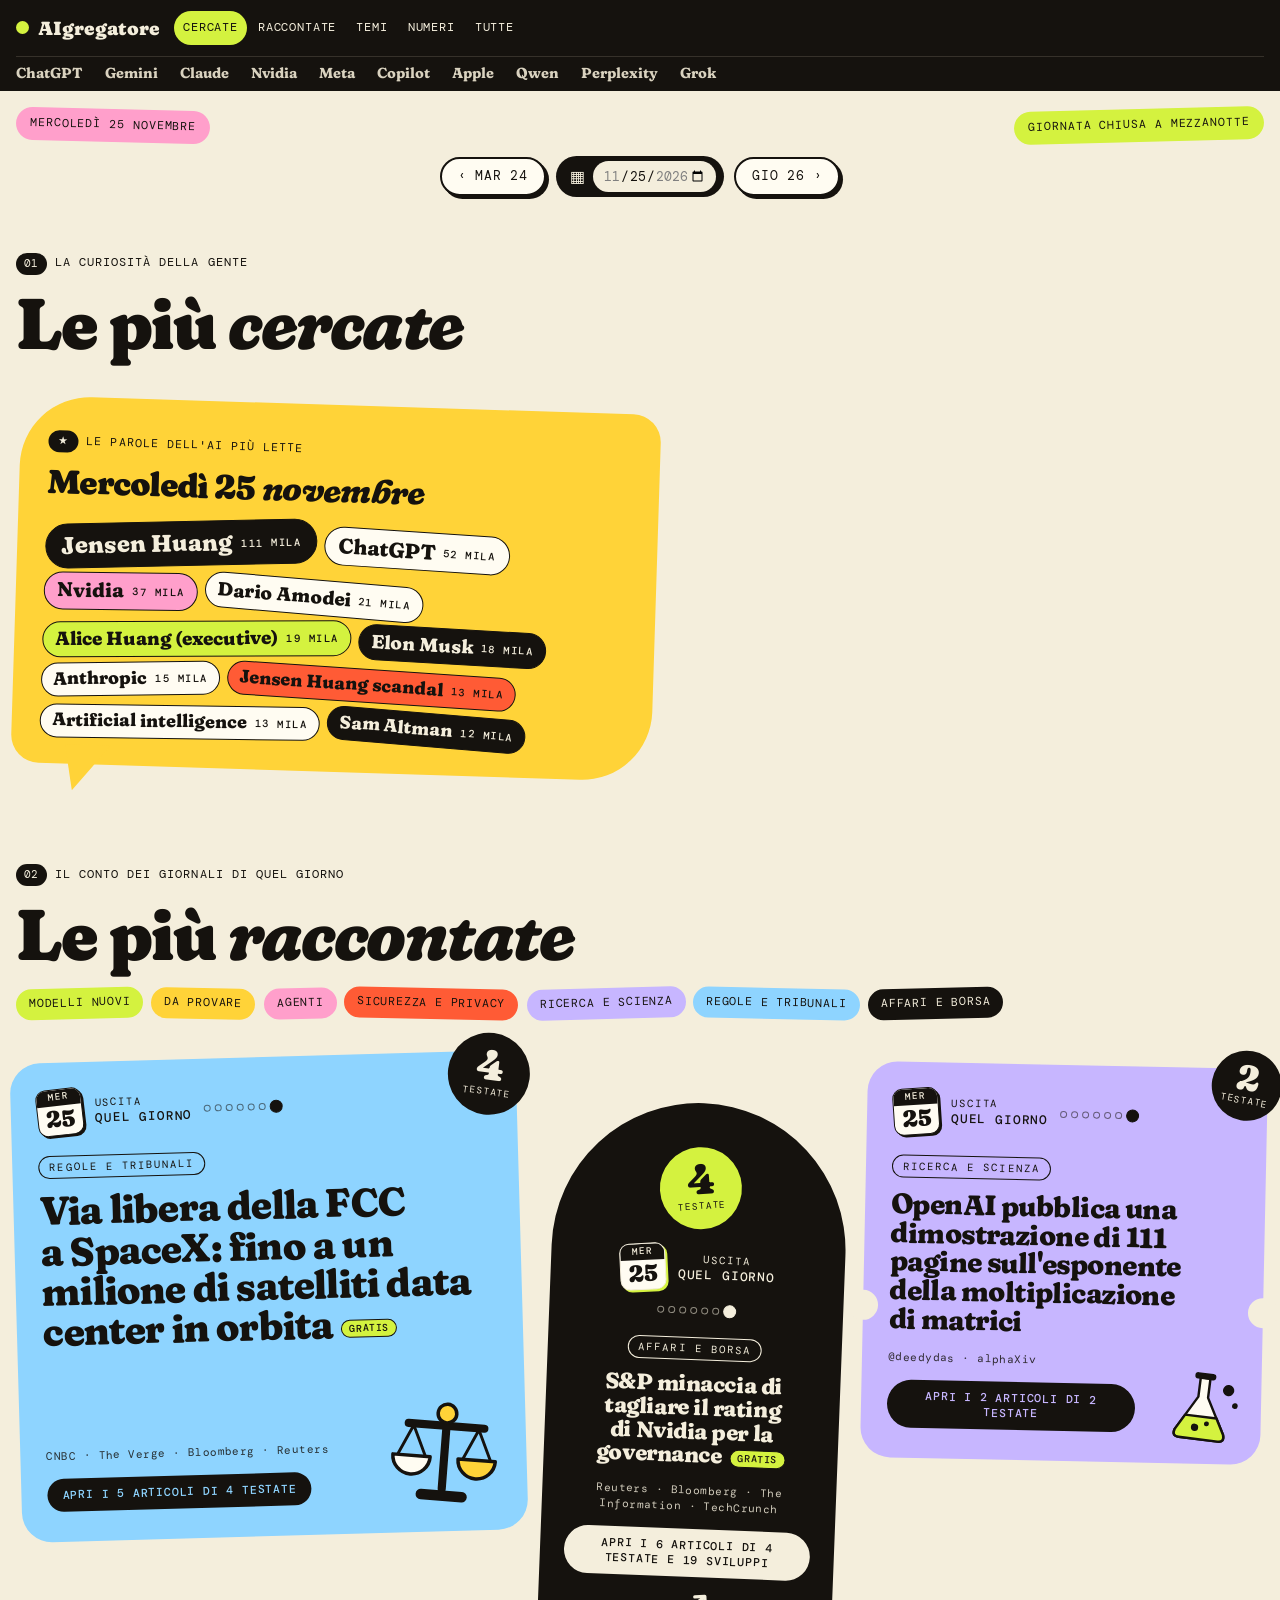
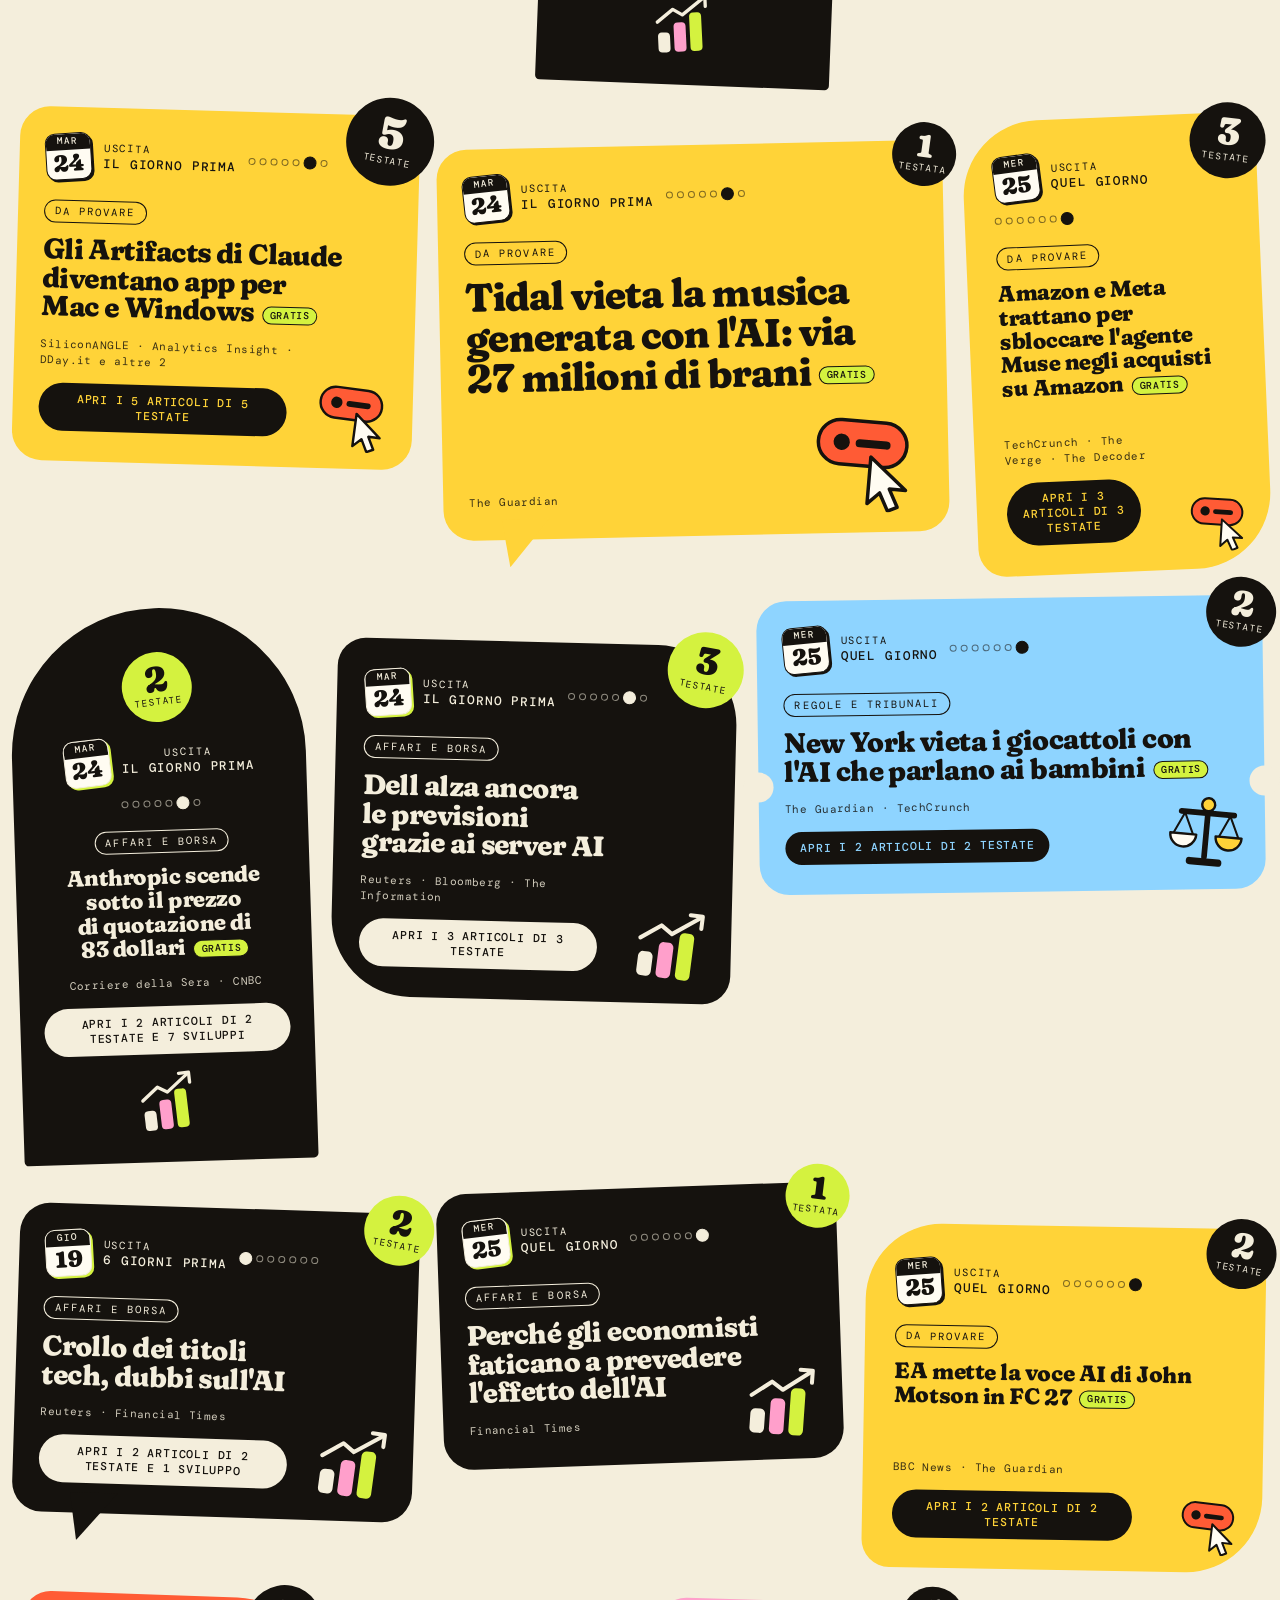
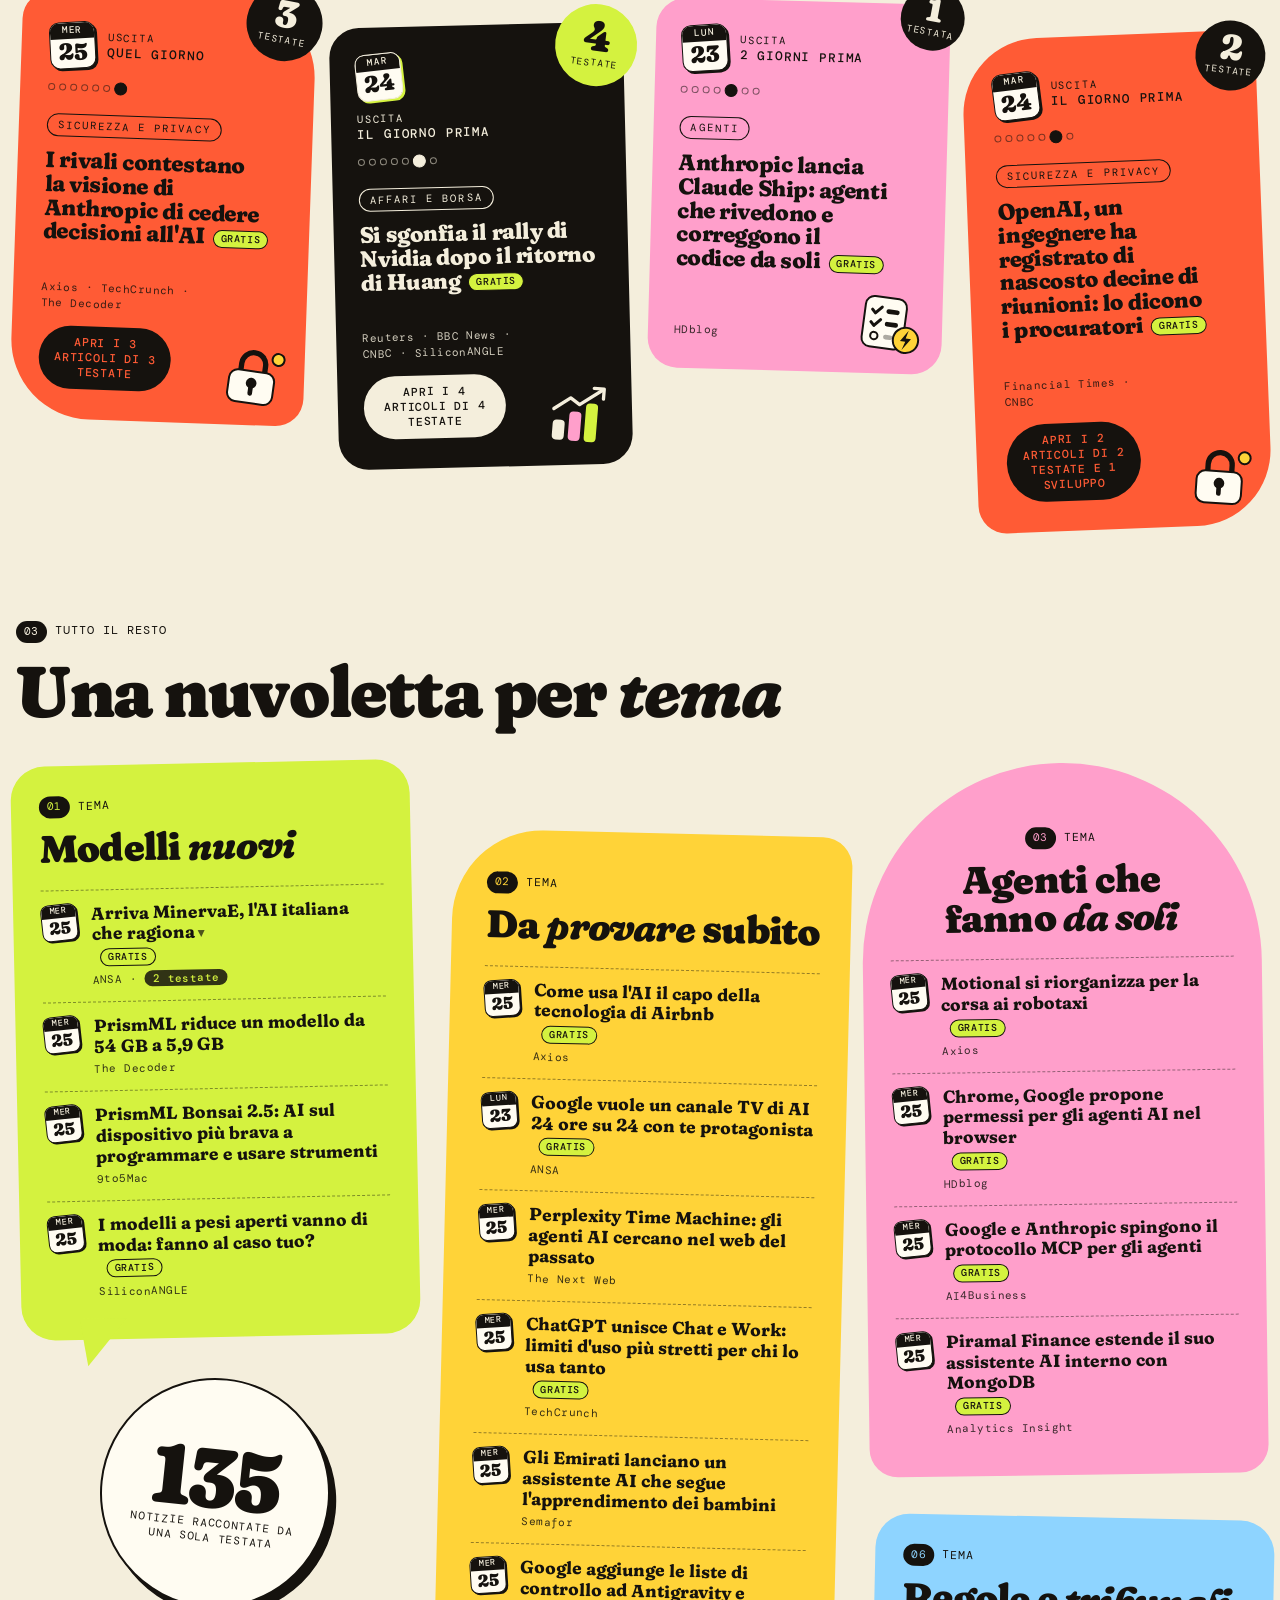
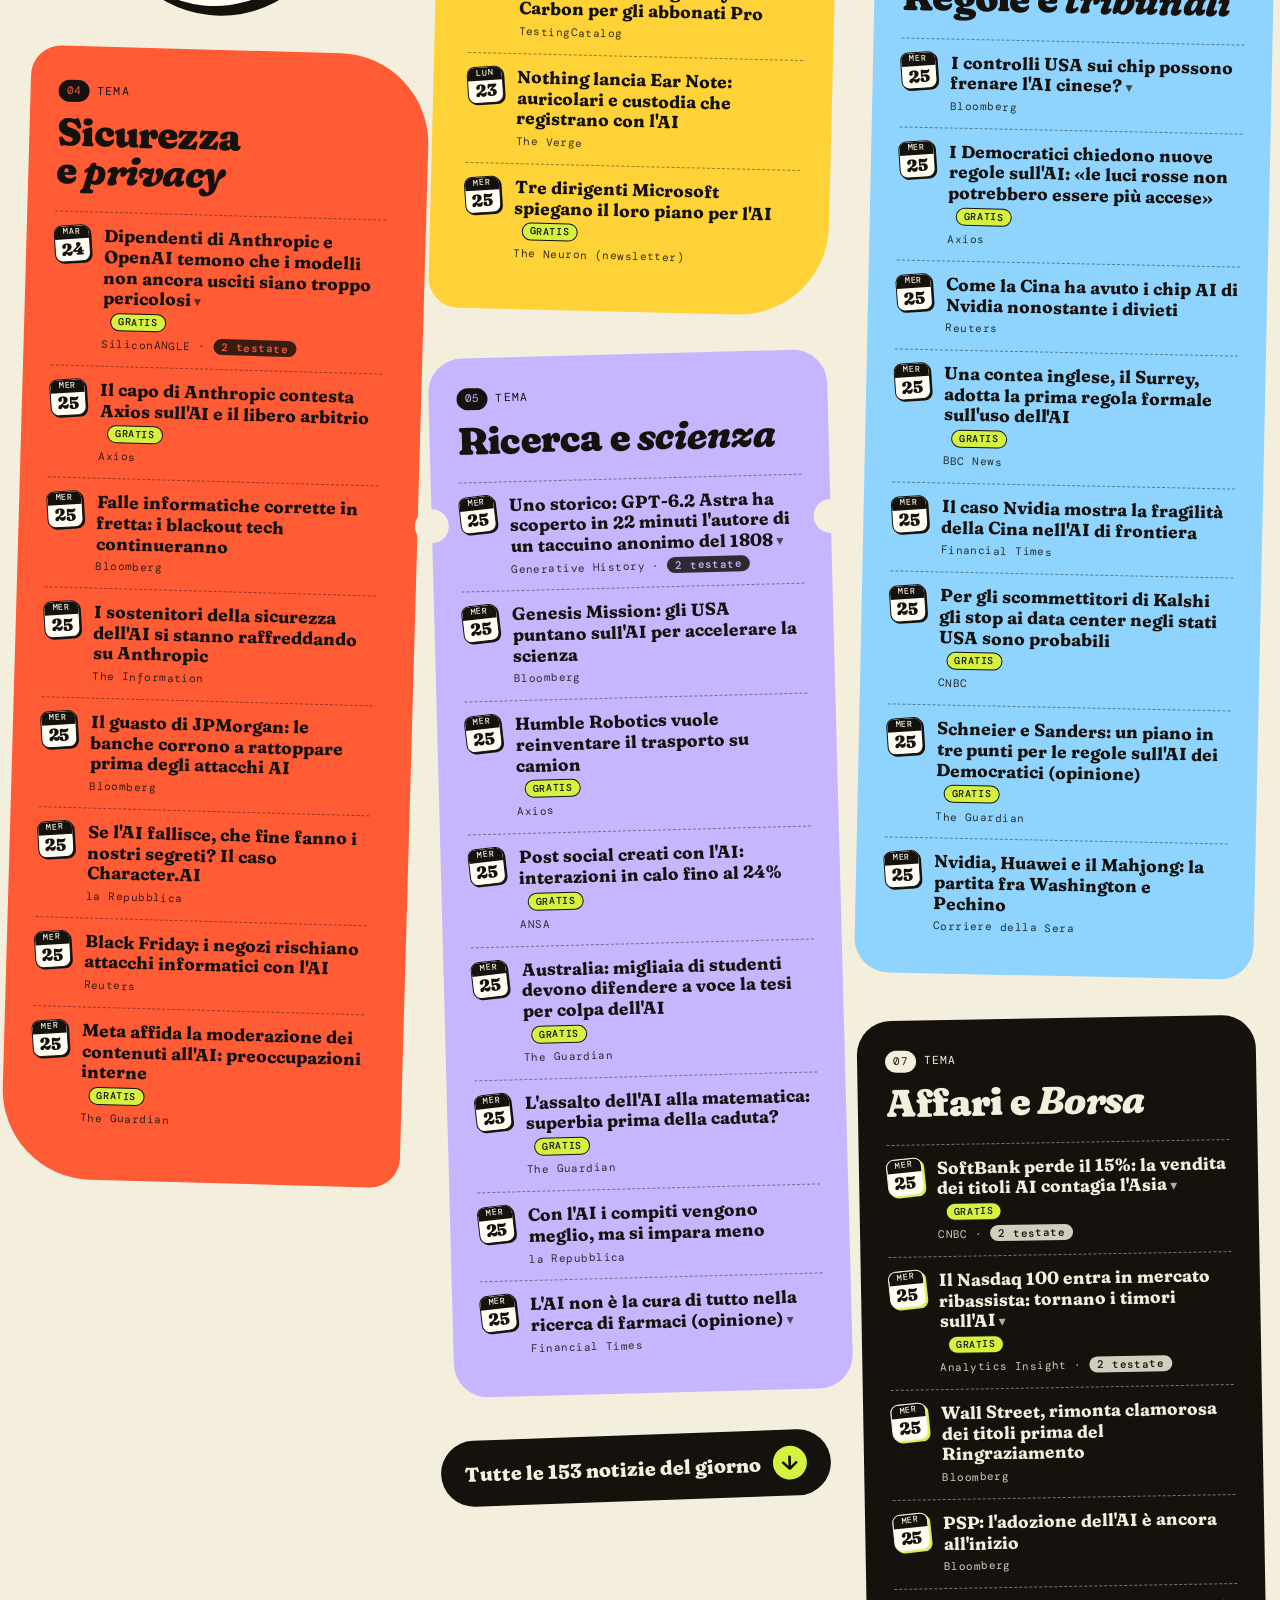
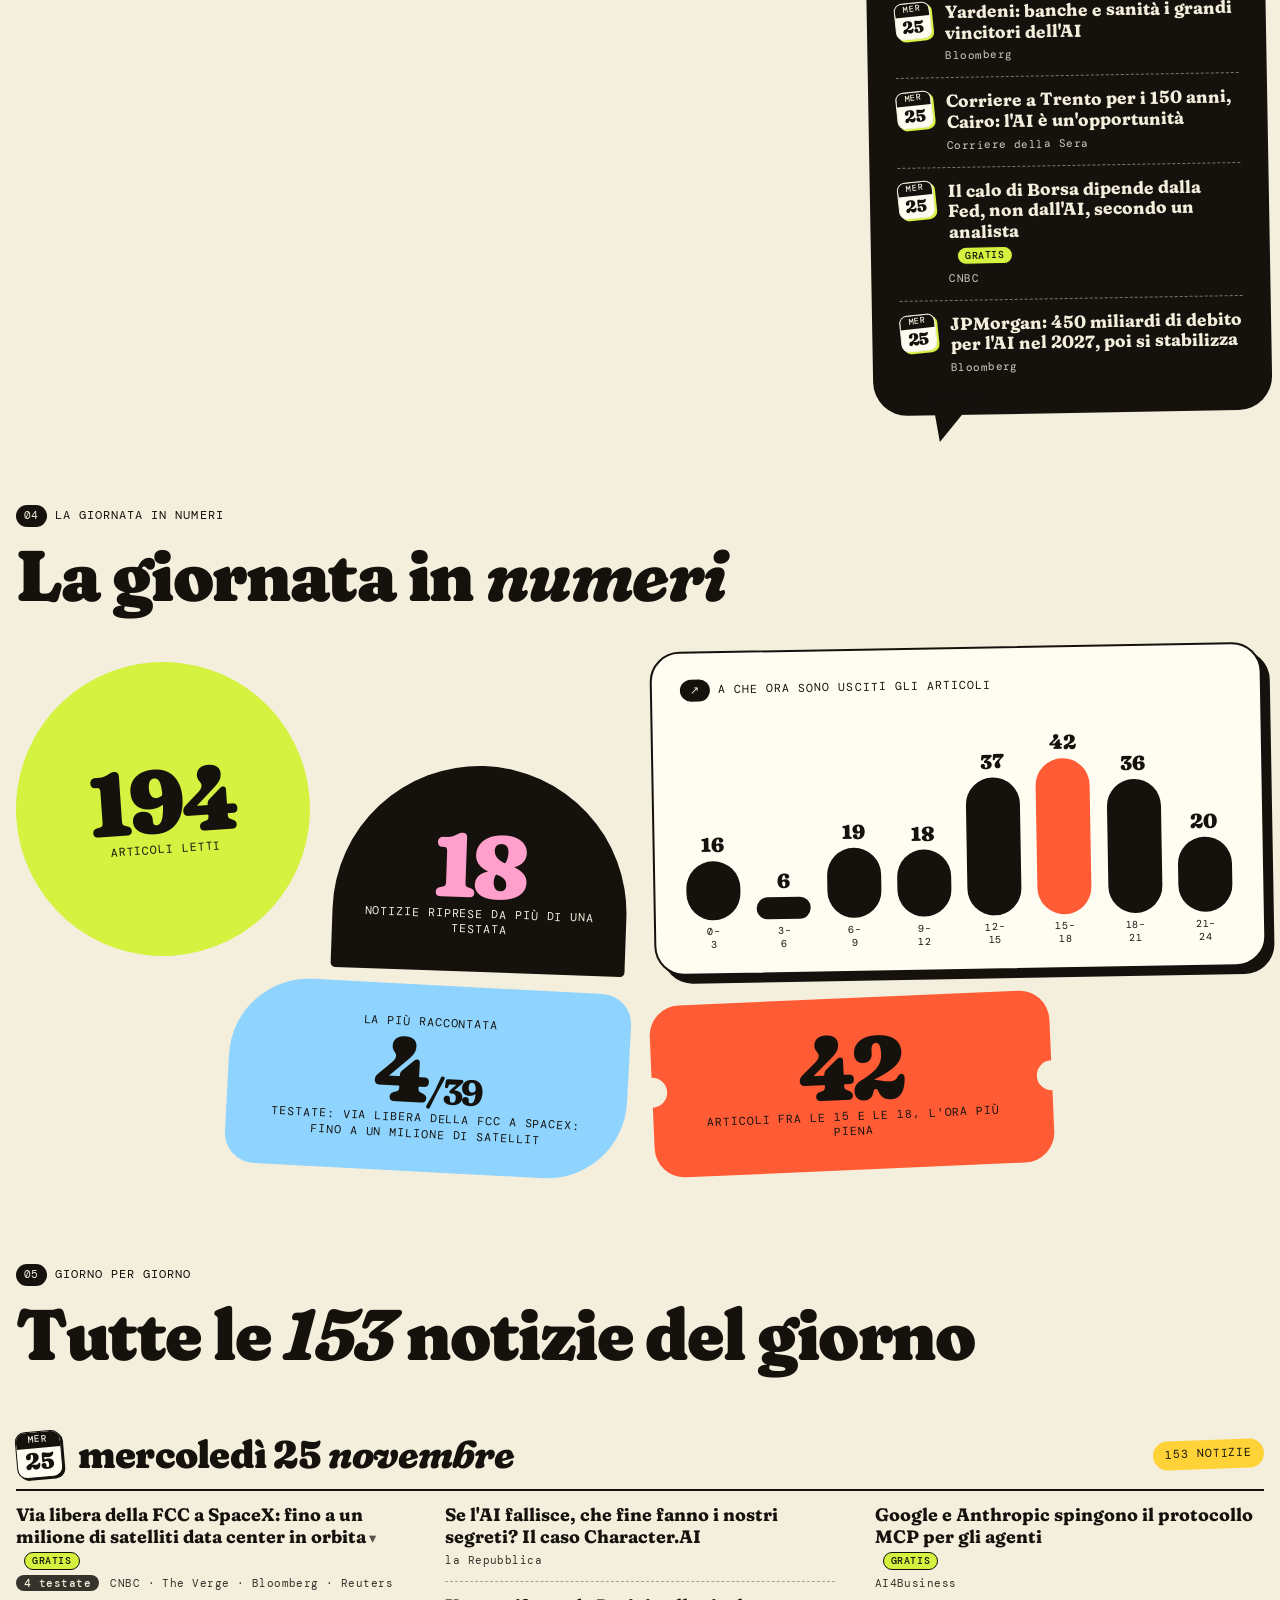
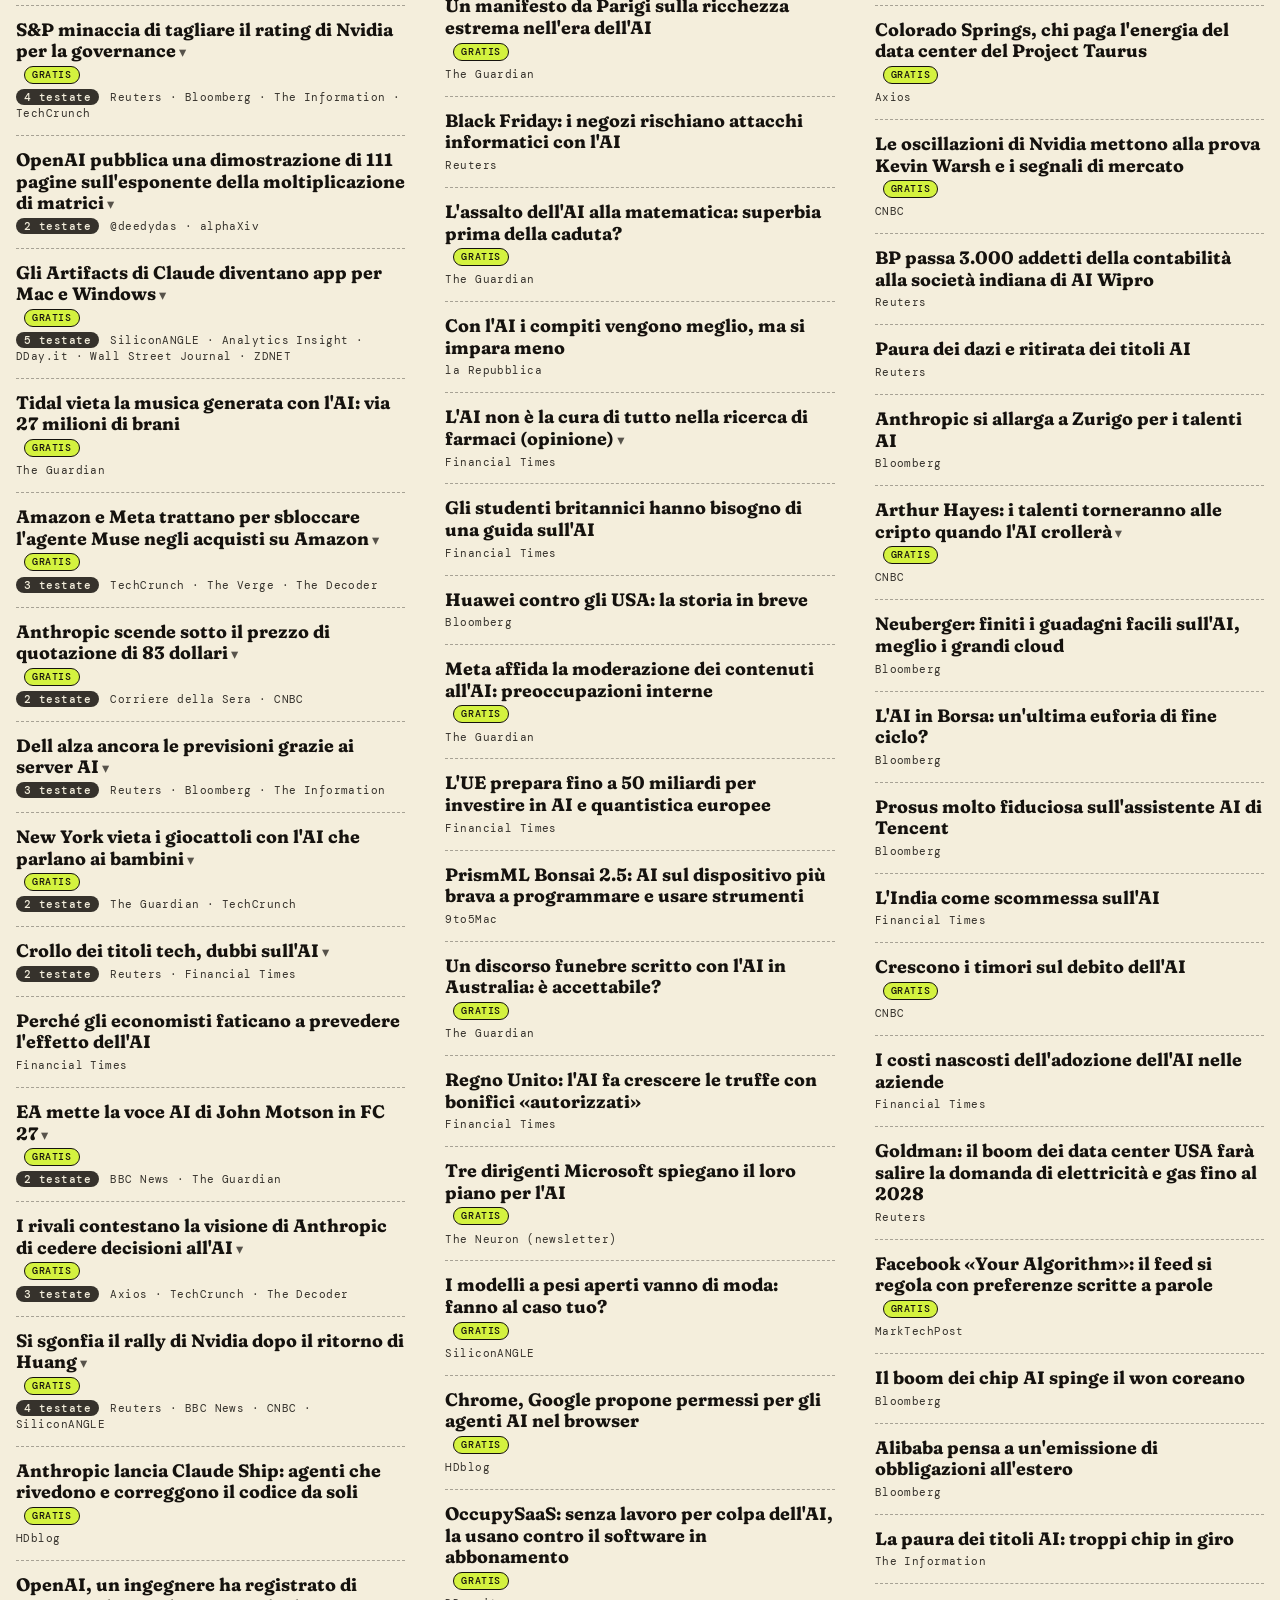
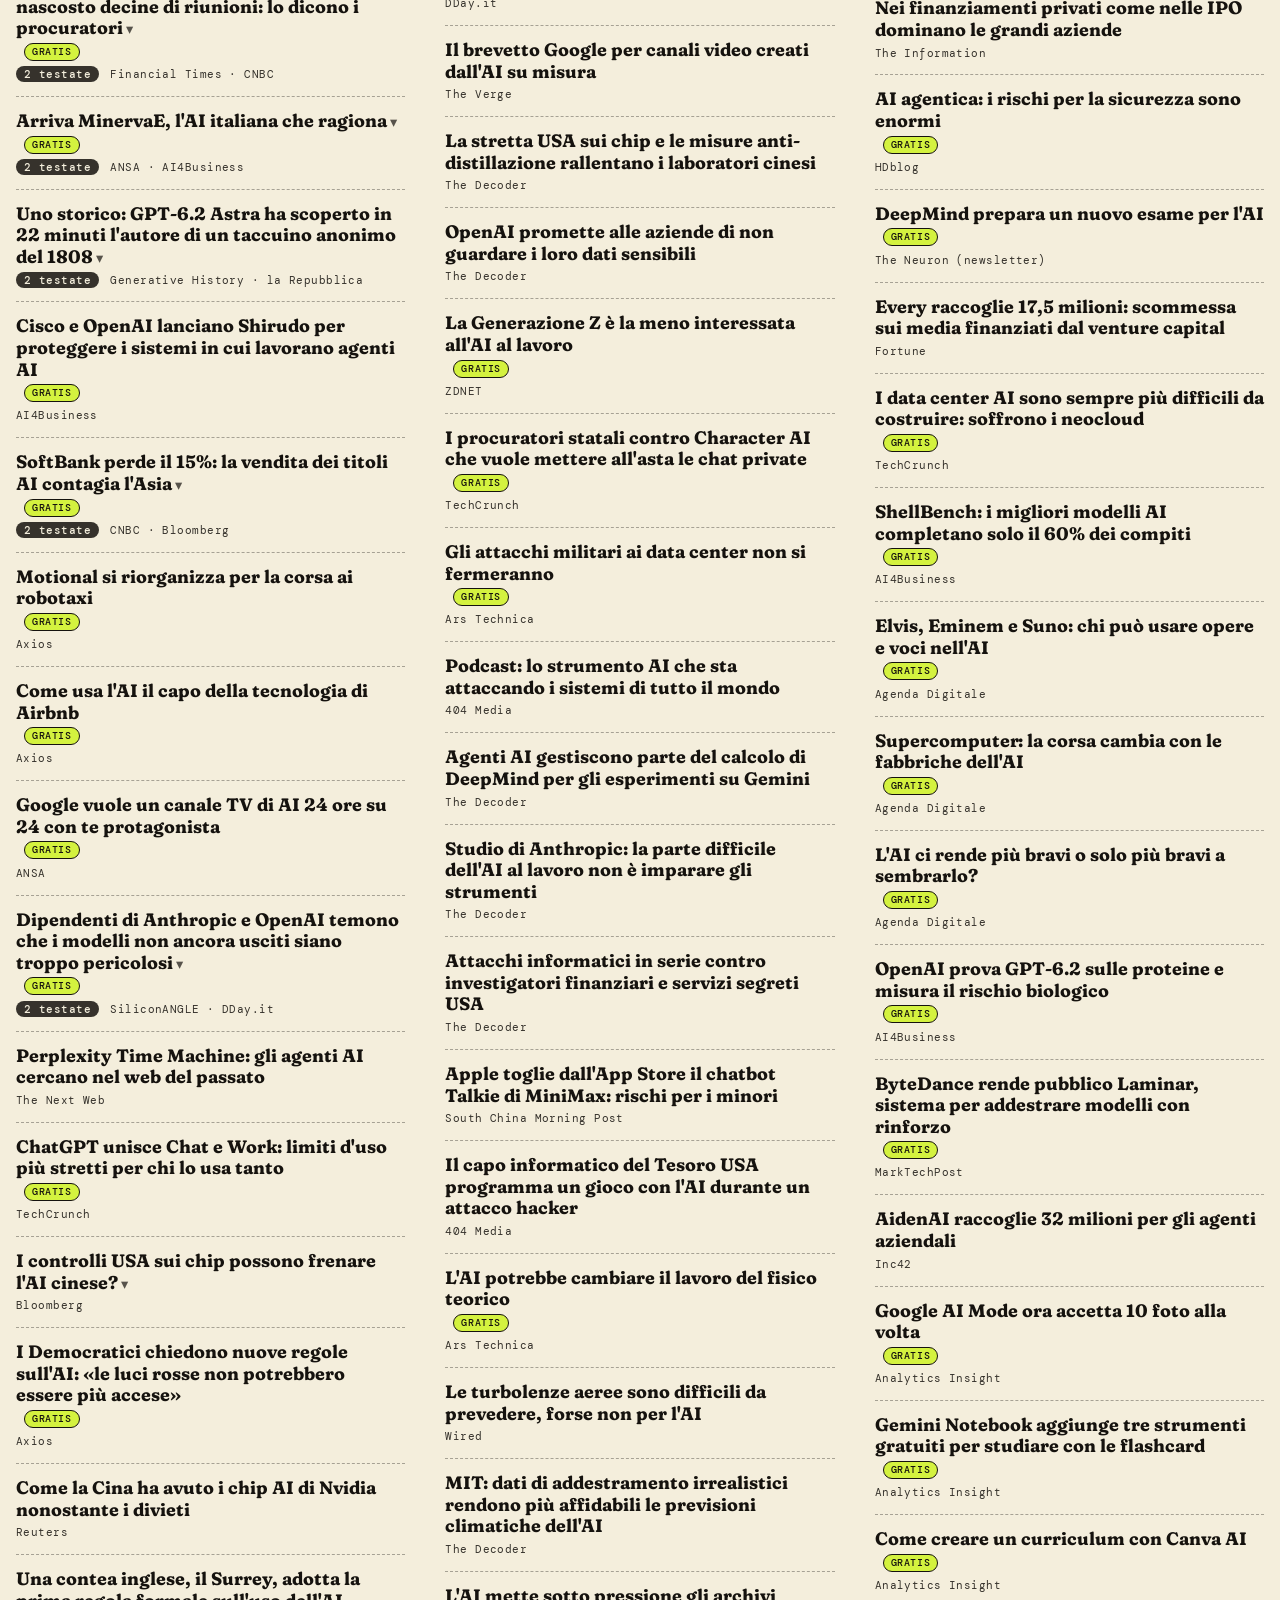
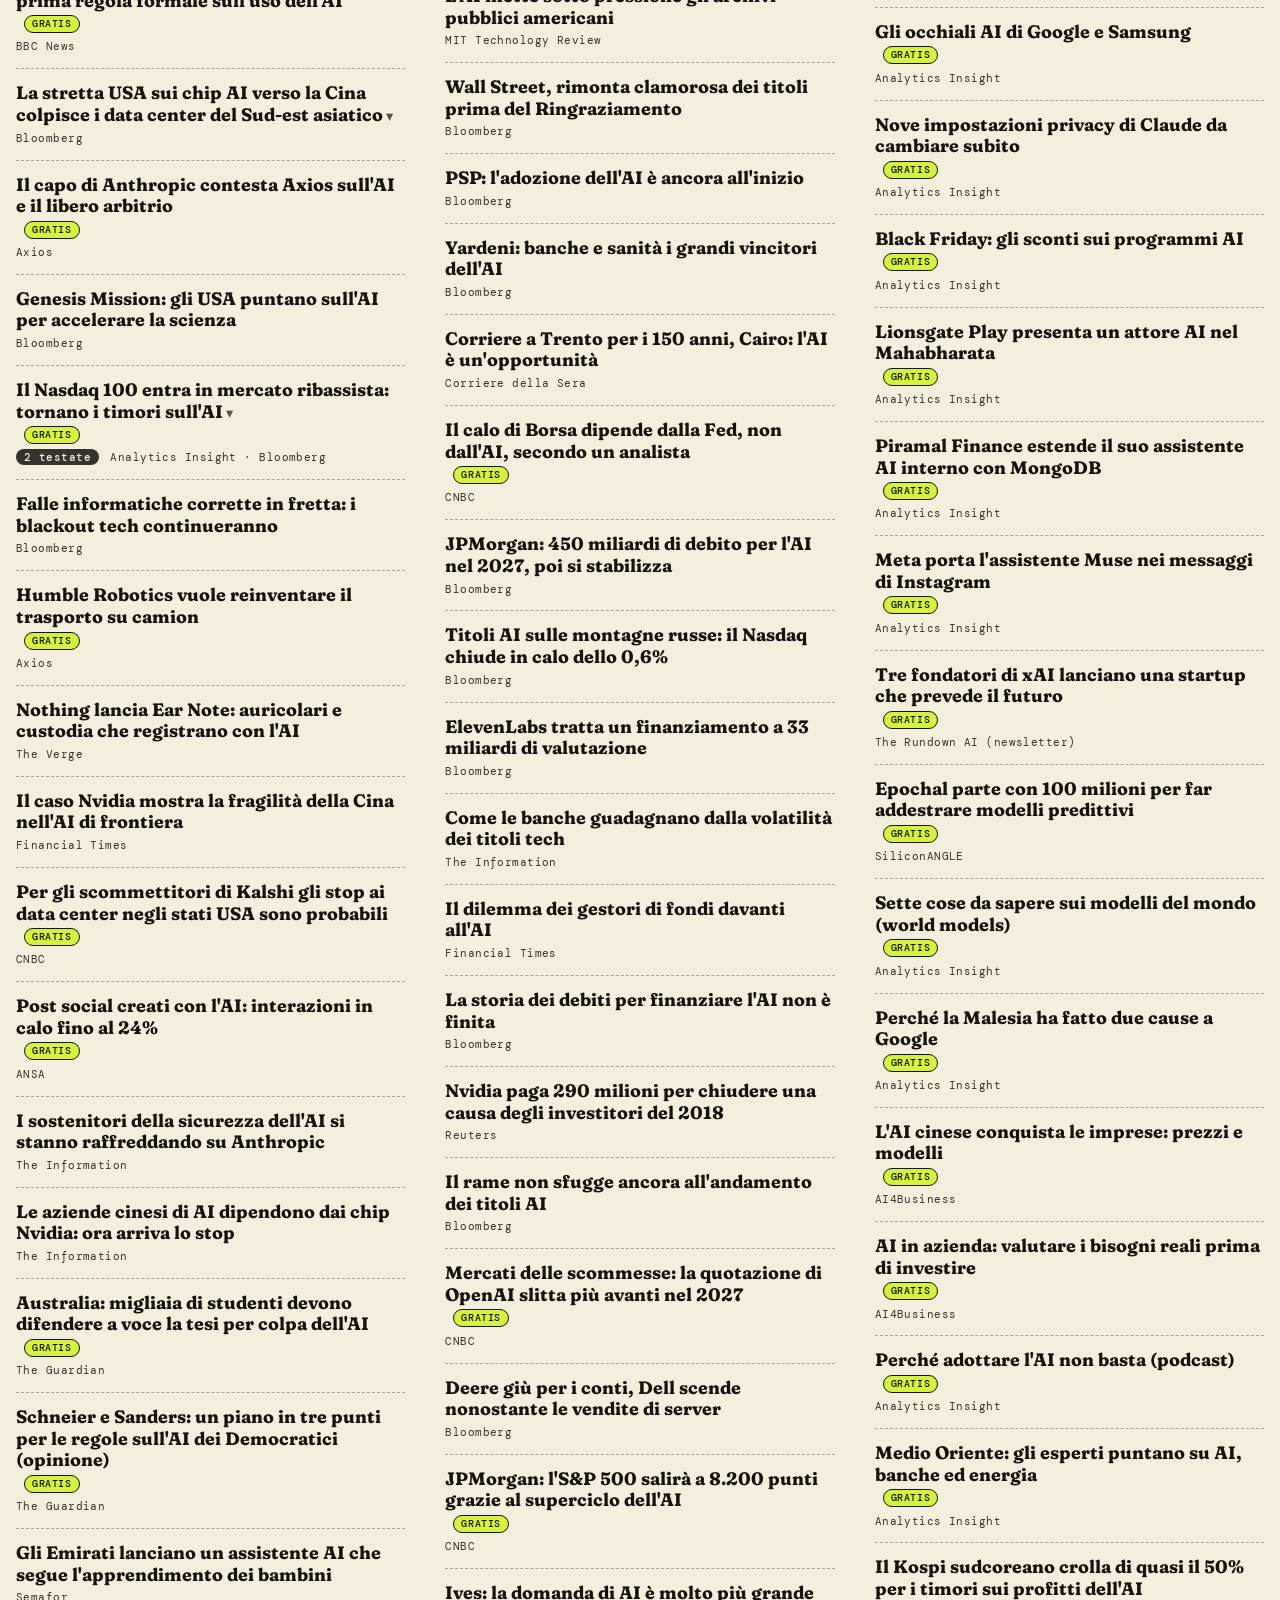
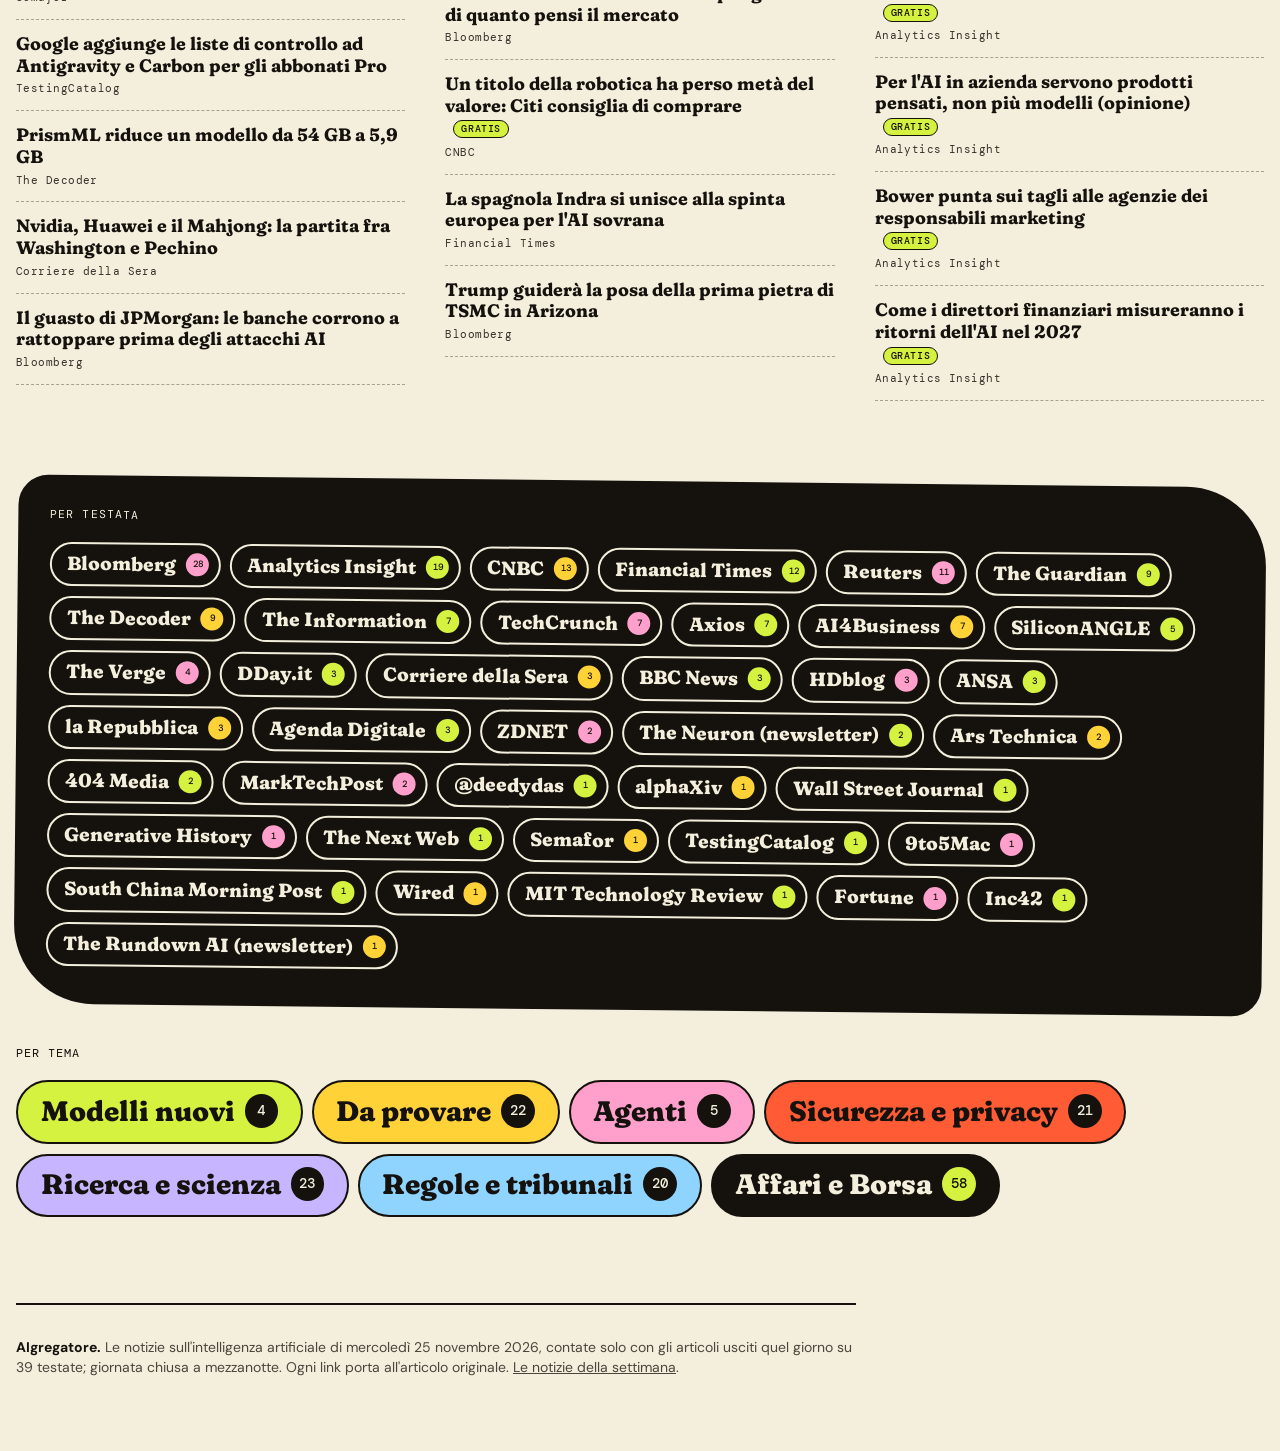
<file: aigregatore/giorno-2026-11-25.html>
<!doctype html>
<html lang="it">
<head>
<meta charset="utf-8">
<meta name="viewport" content="width=device-width, initial-scale=1, viewport-fit=cover">
<title>Le notizie sull'AI di mercoledì 25 novembre 2026 · AIgregatore</title>
<meta name="description" content="Le notizie sull&#x27;intelligenza artificiale di mercoledì 25 novembre 2026: le più raccontate quel giorno su 39 testate e tutte le altre, divise per tema.">
<meta property="og:title" content="AIgregatore">
<meta property="og:description" content="Le notizie sull&#x27;intelligenza artificiale di mercoledì 25 novembre 2026: le più raccontate quel giorno su 39 testate e tutte le altre, divise per tema.">
<meta property="og:type" content="website">
<meta name="theme-color" content="#F4EEDC">
<link rel="icon" href="data:image/svg+xml,%3Csvg xmlns='http://www.w3.org/2000/svg' viewBox='0 0 64 64'%3E%3Crect width='64' height='64' rx='18' fill='%2315120E'/%3E%3Ccircle cx='32' cy='32' r='14' fill='%23D4F23F'/%3E%3C/svg%3E">
<link rel="preconnect" href="https://fonts.googleapis.com">
<link rel="preconnect" href="https://fonts.gstatic.com" crossorigin>
<link href="https://fonts.googleapis.com/css2?family=Fraunces:ital,opsz,wght,SOFT,WONK@0,9..144,300..900,0..100,0..1;1,9..144,300..900,0..100,0..1&family=DM+Mono:wght@400;500&family=DM+Sans:opsz,wght@9..40,400..700&display=swap" rel="stylesheet">
<link rel="stylesheet" href="stile.css">
<script src="app.js" defer></script>
<script src="voti.js" defer></script>
</head>
<body data-giorno="2026-11-25" data-dati="giorno-2026-11-25.json">
<svg width="0" height="0" style="position:absolute" aria-hidden="true" focusable="false">
<symbol id="i-mod" viewBox="0 0 96 96"><rect x="12" y="66" width="62" height="18" rx="9" fill="var(--i1)"/><rect x="20" y="45" width="62" height="18" rx="9" fill="var(--i2)" stroke="var(--i1)" stroke-width="3"/><rect x="12" y="24" width="62" height="18" rx="9" fill="var(--i3)" stroke="var(--i1)" stroke-width="3"/><path d="M80 2l4.5 11.5L96 18l-11.5 4.5L80 34l-4.5-11.5L64 18l11.5-4.5z" fill="var(--i1)"/></symbol>
<symbol id="i-app" viewBox="0 0 96 96"><rect x="6" y="20" width="76" height="38" rx="19" fill="var(--i3)" stroke="var(--i1)" stroke-width="3"/><circle cx="26" cy="39" r="7" fill="var(--i1)"/><rect x="38" y="35.5" width="30" height="7" rx="3.5" fill="var(--i1)"/><path d="M52 50v40l10-10 8 15 8-4-8-15h14z" fill="var(--i2)" stroke="var(--i1)" stroke-width="3" stroke-linejoin="round"/></symbol>
<symbol id="i-age" viewBox="0 0 96 96"><rect x="8" y="10" width="62" height="76" rx="13" fill="var(--i2)" stroke="var(--i1)" stroke-width="3"/><path d="M19 30l5 5 9-10M19 49l5 5 9-10" fill="none" stroke="var(--i1)" stroke-width="4.5" stroke-linecap="round" stroke-linejoin="round"/><rect x="40" y="27" width="20" height="7" rx="3.5" fill="var(--i1)"/><rect x="40" y="46" width="20" height="7" rx="3.5" fill="var(--i1)"/><circle cx="26" cy="69" r="5.5" fill="none" stroke="var(--i1)" stroke-width="3"/><rect x="40" y="65.5" width="14" height="7" rx="3.5" fill="var(--i1)" opacity=".35"/><circle cx="74" cy="70" r="19" fill="var(--i3)" stroke="var(--i1)" stroke-width="3"/><path d="M77 55l-11 17h8l-4 13 12-18h-8z" fill="var(--i1)"/></symbol>
<symbol id="i-sic" viewBox="0 0 96 96"><path d="M30 46V32a18 18 0 0136 0v14" fill="none" stroke="var(--i1)" stroke-width="8" stroke-linecap="round"/><rect x="14" y="42" width="68" height="48" rx="13" fill="var(--i2)" stroke="var(--i1)" stroke-width="3"/><circle cx="48" cy="60" r="8" fill="var(--i1)"/><rect x="44.5" y="62" width="7" height="17" rx="3.5" fill="var(--i1)"/><circle cx="84" cy="20" r="9" fill="var(--i3)" stroke="var(--i1)" stroke-width="3"/></symbol>
<symbol id="i-ric" viewBox="0 0 96 96"><path d="M42 12v24L18 79q-3 9 6 9h48q9 0 6-9L54 36V12z" fill="var(--i2)" stroke="var(--i1)" stroke-width="3" stroke-linejoin="round"/><path d="M28.6 60h38.8L78 79q3 9-6 9H24q-9 0-6-9z" fill="var(--i3)" stroke="var(--i1)" stroke-width="3" stroke-linejoin="round"/><rect x="35" y="6" width="26" height="8" rx="4" fill="var(--i1)"/><circle cx="42" cy="74" r="4.5" fill="var(--i1)"/><circle cx="56" cy="68" r="3" fill="var(--i1)"/><circle cx="78" cy="24" r="7" fill="var(--i1)"/><circle cx="88" cy="42" r="3.5" fill="var(--i1)"/></symbol>
<symbol id="i-reg" viewBox="0 0 96 96"><rect x="44.5" y="14" width="7" height="68" rx="3.5" fill="var(--i1)"/><rect x="26" y="80" width="44" height="9" rx="4.5" fill="var(--i1)"/><rect x="12" y="21" width="72" height="7" rx="3.5" fill="var(--i1)"/><path d="M20 26L8 52M20 26l12 26M76 26L64 52M76 26l12 26" stroke="var(--i1)" stroke-width="2.5" fill="none"/><path d="M4 52h32a16 16 0 01-32 0z" fill="var(--i2)" stroke="var(--i1)" stroke-width="3" stroke-linejoin="round"/><path d="M60 52h32a16 16 0 01-32 0z" fill="var(--i3)" stroke="var(--i1)" stroke-width="3" stroke-linejoin="round"/><circle cx="48" cy="14" r="8" fill="var(--i3)" stroke="var(--i1)" stroke-width="3"/></symbol>
<symbol id="i-aff" viewBox="0 0 96 96"><rect x="8" y="58" width="18" height="30" rx="6" fill="var(--i2)"/><rect x="32" y="44" width="18" height="44" rx="6" fill="var(--i3)"/><rect x="56" y="30" width="18" height="58" rx="6" fill="var(--i1)"/><path d="M8 42l24-18 14 9 34-25" stroke="var(--i2)" stroke-width="5" fill="none" stroke-linecap="round" stroke-linejoin="round"/><path d="M66 7h15v15" stroke="var(--i2)" stroke-width="5" fill="none" stroke-linecap="round" stroke-linejoin="round"/></symbol>
</svg>

<div class="barra"><nav class="nastro" aria-label="Menù"><a class="logo" href="index.html"><i></i><span class="w">AIgregatore</span></a><div class="scorri"><a href="#cercate" data-s="cercate">Cercate</a><a href="#raccontate" data-s="raccontate">Raccontate</a><a href="#temi" data-s="temi">Temi</a><a href="#numeri" data-s="numeri">Numeri</a><a href="#tutte" data-s="tutte">Tutte</a></div></nav><nav class="ditte" aria-label="Aziende"><div class="scorri"><a class="as" href="#vista" role="button" aria-pressed="false" data-fk="a" data-fv="openai" data-fl="ChatGPT e OpenAI" title="ChatGPT e OpenAI">ChatGPT</a><a class="as" href="#vista" role="button" aria-pressed="false" data-fk="a" data-fv="google" data-fl="Gemini e Google" title="Gemini e Google">Gemini</a><a class="as" href="#vista" role="button" aria-pressed="false" data-fk="a" data-fv="anthropic" data-fl="Claude e Anthropic" title="Claude e Anthropic">Claude</a><a class="as" href="#vista" role="button" aria-pressed="false" data-fk="a" data-fv="nvidia" data-fl="Nvidia" title="Nvidia">Nvidia</a><a class="as" href="#vista" role="button" aria-pressed="false" data-fk="a" data-fv="meta" data-fl="Meta" title="Meta">Meta</a><a class="as" href="#vista" role="button" aria-pressed="false" data-fk="a" data-fv="microsoft" data-fl="Copilot e Microsoft" title="Copilot e Microsoft">Copilot</a><a class="as" href="#vista" role="button" aria-pressed="false" data-fk="a" data-fv="apple" data-fl="Apple e Siri" title="Apple e Siri">Apple</a><a class="as" href="#vista" role="button" aria-pressed="false" data-fk="a" data-fv="qwen" data-fl="Qwen e Alibaba" title="Qwen e Alibaba">Qwen</a><a class="as" href="#vista" role="button" aria-pressed="false" data-fk="a" data-fv="perplexity" data-fl="Perplexity" title="Perplexity">Perplexity</a><a class="as" href="#vista" role="button" aria-pressed="false" data-fk="a" data-fv="grok" data-fl="Grok e xAI" title="Grok e xAI">Grok</a></div></nav></div>
<div class="page" id="page">
<div class="eds"><span class="ed">mercoledì 25 novembre</span><span class="ed ed2">Giornata chiusa a mezzanotte</span></div>
<nav class="giorni" aria-label="Scegli il giorno"><a class="gfr" href="giorno-2026-11-24.html" title="Il giorno prima">‹ mar 24</a><label class="gcal" title="Scegli il giorno"><span aria-hidden="true">▦</span><input type="date" id="scegli-giorno" value="2026-11-25" min="2026-11-22" max="2026-11-26" aria-label="Scegli il giorno"></label><a class="gfr" href="giorno-2026-11-26.html" title="Il giorno dopo">gio 26 ›</a></nav>

<section id="vista" class="blk first" hidden aria-live="polite"></section>

<div id="home">
<section id="cercate" class="blk first">
  <header class="sec"><p class="lab"><span class="pill">01</span> la curiosità della gente</p><h2>Le più <em>cercate</em></h2></header>
  <div class="g12 cerc">
    <!-- tabellone di Wikipedia tolto il 23/11 (Manlio): resta solo la nuvoletta gialla -->
    <aside class="side">
      <div class="terms" style="--r:1.8deg">
        <p class="lab"><span class="pill">★</span> le parole dell'AI più lette</p>
        <h3>Mercoledì 25 <em>novembre</em></h3>
        <div class="tcloud"><span class="term t-ink" style="--fs:24px;--r:-3deg">Jensen Huang <b>111 mila</b></span><span class="term t-paper" style="--fs:21px;--r:2deg">ChatGPT <b>52 mila</b></span><span class="term t-pink" style="--fs:20px;--r:-1deg">Nvidia <b>37 mila</b></span><span class="term t-paper" style="--fs:19px;--r:3deg">Dario Amodei <b>21 mila</b></span><span class="term t-lime" style="--fs:19px;--r:-2deg">Alice Huang (executive) <b>19 mila</b></span><span class="term t-ink" style="--fs:19px;--r:1.5deg">Elon Musk <b>18 mila</b></span><span class="term t-paper" style="--fs:18px;--r:-2.5deg">Anthropic <b>15 mila</b></span><span class="term t-tomato" style="--fs:18px;--r:2deg">Jensen Huang scandal <b>13 mila</b></span><span class="term t-paper" style="--fs:18px;--r:-1deg">Artificial intelligence <b>13 mila</b></span><span class="term t-ink" style="--fs:18px;--r:3deg">Sam Altman <b>12 mila</b></span></div>
      </div>
    </aside>
  </div>
</section>

<section id="raccontate" class="blk">
  <header class="sec"><p class="lab"><span class="pill">02</span> il conto dei giornali di quel giorno</p><h2>Le più <em>raccontate</em></h2>
  <div class="legend"><a class="lg c-mod" href="#t-mod">Modelli nuovi</a><a class="lg c-app" href="#t-app">Da provare</a><a class="lg c-age" href="#t-age">Agenti</a><a class="lg c-sic" href="#t-sic">Sicurezza e privacy</a><a class="lg c-ric" href="#t-ric">Ricerca e scienza</a><a class="lg c-reg" href="#t-reg">Regole e tribunali</a><a class="lg c-aff" href="#t-aff">Affari e Borsa</a></div></header>
  <div class="g12 mosaic"><article class="card c-reg s5  xl" style="--r:-1.6deg;--y:0px">
<span class="n" style="--d:82px" title="4 testate su 39 ne hanno scritto"><b>4</b><i>testate</i></span>
<div class="when"><span class="leaf" title="Notizia uscita mercoledì 25 novembre"><b>mer</b><i>25</i></span><span class="whentxt">uscita<br><strong>quel giorno</strong></span><span class="week" aria-hidden="true"><i class=""></i><i class=""></i><i class=""></i><i class=""></i><i class=""></i><i class=""></i><i class="on"></i></span></div>
<p class="cat">Regole e tribunali</p>
<h3><a href="https://news.google.com/rss/articles/[base64]?oc=5" data-p="1" target="_blank" rel="noopener">Via libera della FCC a SpaceX: fino a un milione di satelliti data center in orbita</a><span class="gr" title="Articolo che si legge gratis per intero">gratis</span></h3>
<p class="src">CNBC · The Verge · Bloomberg · Reuters</p>
<svg class="ill" viewBox="0 0 96 96" aria-hidden="true"><use href="#i-reg"/></svg>
</article><article class="card c-aff s3 arch m" style="--r:2.2deg;--y:46px">
<span class="n" style="--d:82px" title="4 testate su 39 ne hanno scritto"><b>4</b><i>testate</i></span>
<div class="when"><span class="leaf" title="Notizia uscita mercoledì 25 novembre"><b>mer</b><i>25</i></span><span class="whentxt">uscita<br><strong>quel giorno</strong></span><span class="week" aria-hidden="true"><i class=""></i><i class=""></i><i class=""></i><i class=""></i><i class=""></i><i class=""></i><i class="on"></i></span></div>
<p class="cat">Affari e Borsa</p>
<h3><a href="https://techcrunch.com/2026/11/25/sp-considers-nvidia-credit-downgrade-over-governance-and-key-man-risks/" data-p="2" target="_blank" rel="noopener">S&amp;P minaccia di tagliare il rating di Nvidia per la governance</a><span class="gr" title="Articolo che si legge gratis per intero">gratis</span></h3>
<p class="src">Reuters · Bloomberg · The Information · TechCrunch</p>
<svg class="ill" viewBox="0 0 96 96" aria-hidden="true"><use href="#i-aff"/></svg>
</article><article class="card c-ric s4 ticket l" style="--r:1.2deg;--y:8px">
<span class="n" style="--d:70px" title="2 testate su 39 ne hanno scritto"><b>2</b><i>testate</i></span>
<div class="when"><span class="leaf" title="Notizia uscita mercoledì 25 novembre"><b>mer</b><i>25</i></span><span class="whentxt">uscita<br><strong>quel giorno</strong></span><span class="week" aria-hidden="true"><i class=""></i><i class=""></i><i class=""></i><i class=""></i><i class=""></i><i class=""></i><i class="on"></i></span></div>
<p class="cat">Ricerca e scienza</p>
<h3><a href="https://x.com/deedydas/status/2125445769629204816" data-p="3" target="_blank" rel="noopener">OpenAI pubblica una dimostrazione di 111 pagine sull&#x27;esponente della moltiplicazione di matrici</a></h3>
<p class="src">@deedydas · alphaXiv</p>
<svg class="ill" viewBox="0 0 96 96" aria-hidden="true"><use href="#i-ric"/></svg>
</article><article class="card c-app s4  l" style="--r:1.6deg;--y:0px">
<span class="n" style="--d:88px" title="5 testate su 39 ne hanno scritto"><b>5</b><i>testate</i></span>
<div class="when"><span class="leaf" title="Notizia uscita martedì 24 novembre"><b>mar</b><i>24</i></span><span class="whentxt">uscita<br><strong>il giorno prima</strong></span><span class="week" aria-hidden="true"><i class=""></i><i class=""></i><i class=""></i><i class=""></i><i class=""></i><i class="on"></i><i class=""></i></span></div>
<p class="cat">Da provare</p>
<h3><a href="https://siliconangle.com/2026/11/24/anthropic-is-trying-to-kill-traditional-desktop-apps-with-claude-generated-desktop-apps/" data-p="4" target="_blank" rel="noopener">Gli Artifacts di Claude diventano app per Mac e Windows</a><span class="gr" title="Articolo che si legge gratis per intero">gratis</span></h3>
<p class="src">SiliconANGLE · Analytics Insight · DDay.it e altre 2</p>
<svg class="ill" viewBox="0 0 96 96" aria-hidden="true"><use href="#i-app"/></svg>
</article><article class="card c-app s5 tail xl" style="--r:-1.2deg;--y:34px">
<span class="n" style="--d:64px" title="1 testate su 39 ne hanno scritto"><b>1</b><i>testata</i></span>
<div class="when"><span class="leaf" title="Notizia uscita martedì 24 novembre"><b>mar</b><i>24</i></span><span class="whentxt">uscita<br><strong>il giorno prima</strong></span><span class="week" aria-hidden="true"><i class=""></i><i class=""></i><i class=""></i><i class=""></i><i class=""></i><i class="on"></i><i class=""></i></span></div>
<p class="cat">Da provare</p>
<h3><a href="https://www.theguardian.com/music/2026/nov/25/tidal-streaming-service-bans-ai-generated-music" data-p="5" target="_blank" rel="noopener">Tidal vieta la musica generata con l&#x27;AI: via 27 milioni di brani</a><span class="gr" title="Articolo che si legge gratis per intero">gratis</span></h3>
<p class="src">The Guardian</p>
<svg class="ill" viewBox="0 0 96 96" aria-hidden="true"><use href="#i-app"/></svg>
</article><article class="card c-app s3 blob m" style="--r:-2.4deg;--y:6px">
<span class="n" style="--d:76px" title="3 testate su 39 ne hanno scritto"><b>3</b><i>testate</i></span>
<div class="when"><span class="leaf" title="Notizia uscita mercoledì 25 novembre"><b>mer</b><i>25</i></span><span class="whentxt">uscita<br><strong>quel giorno</strong></span><span class="week" aria-hidden="true"><i class=""></i><i class=""></i><i class=""></i><i class=""></i><i class=""></i><i class=""></i><i class="on"></i></span></div>
<p class="cat">Da provare</p>
<h3><a href="https://techcrunch.com/2026/11/25/amazon-and-meta-reportedly-in-talks-to-lift-blockade-on-ai-agent-muse/" data-p="6" target="_blank" rel="noopener">Amazon e Meta trattano per sbloccare l&#x27;agente Muse negli acquisti su Amazon</a><span class="gr" title="Articolo che si legge gratis per intero">gratis</span></h3>
<p class="src">TechCrunch · The Verge · The Decoder</p>
<svg class="ill" viewBox="0 0 96 96" aria-hidden="true"><use href="#i-app"/></svg>
</article><article class="card c-aff s3 arch m" style="--r:-1.8deg;--y:10px">
<span class="n" style="--d:70px" title="2 testate su 39 ne hanno scritto"><b>2</b><i>testate</i></span>
<div class="when"><span class="leaf" title="Notizia uscita martedì 24 novembre"><b>mar</b><i>24</i></span><span class="whentxt">uscita<br><strong>il giorno prima</strong></span><span class="week" aria-hidden="true"><i class=""></i><i class=""></i><i class=""></i><i class=""></i><i class=""></i><i class="on"></i><i class=""></i></span></div>
<p class="cat">Affari e Borsa</p>
<h3><a href="https://news.google.com/rss/articles/[base64]?oc=5" data-p="7" target="_blank" rel="noopener">Anthropic scende sotto il prezzo di quotazione di 83 dollari</a><span class="gr" title="Articolo che si legge gratis per intero">gratis</span></h3>
<p class="src">Corriere della Sera · CNBC</p>
<svg class="ill" viewBox="0 0 96 96" aria-hidden="true"><use href="#i-aff"/></svg>
</article><article class="card c-aff s4 blob2 l" style="--r:1.4deg;--y:44px">
<span class="n" style="--d:76px" title="3 testate su 39 ne hanno scritto"><b>3</b><i>testate</i></span>
<div class="when"><span class="leaf" title="Notizia uscita martedì 24 novembre"><b>mar</b><i>24</i></span><span class="whentxt">uscita<br><strong>il giorno prima</strong></span><span class="week" aria-hidden="true"><i class=""></i><i class=""></i><i class=""></i><i class=""></i><i class=""></i><i class="on"></i><i class=""></i></span></div>
<p class="cat">Affari e Borsa</p>
<h3><a href="https://news.google.com/rss/articles/[base64]?oc=5" data-p="8" target="_blank" rel="noopener">Dell alza ancora le previsioni grazie ai server AI</a></h3>
<p class="src">Reuters · Bloomberg · The Information</p>
<svg class="ill" viewBox="0 0 96 96" aria-hidden="true"><use href="#i-aff"/></svg>
</article><article class="card c-reg s5 ticket l" style="--r:-0.8deg;--y:0px">
<span class="n" style="--d:70px" title="2 testate su 39 ne hanno scritto"><b>2</b><i>testate</i></span>
<div class="when"><span class="leaf" title="Notizia uscita mercoledì 25 novembre"><b>mer</b><i>25</i></span><span class="whentxt">uscita<br><strong>quel giorno</strong></span><span class="week" aria-hidden="true"><i class=""></i><i class=""></i><i class=""></i><i class=""></i><i class=""></i><i class=""></i><i class="on"></i></span></div>
<p class="cat">Regole e tribunali</p>
<h3><a href="https://www.theguardian.com/us-news/2026/nov/25/new-york-bans-ai-toys" data-p="9" target="_blank" rel="noopener">New York vieta i giocattoli con l&#x27;AI che parlano ai bambini</a><span class="gr" title="Articolo che si legge gratis per intero">gratis</span></h3>
<p class="src">The Guardian · TechCrunch</p>
<svg class="ill" viewBox="0 0 96 96" aria-hidden="true"><use href="#i-reg"/></svg>
</article><article class="card c-aff s4 tail l" style="--r:1.8deg;--y:20px">
<span class="n" style="--d:70px" title="2 testate su 39 ne hanno scritto"><b>2</b><i>testate</i></span>
<div class="when"><span class="leaf" title="Notizia uscita giovedì 19 novembre"><b>gio</b><i>19</i></span><span class="whentxt">uscita<br><strong>6 giorni prima</strong></span><span class="week" aria-hidden="true"><i class="on"></i><i class=""></i><i class=""></i><i class=""></i><i class=""></i><i class=""></i><i class=""></i></span></div>
<p class="cat">Affari e Borsa</p>
<h3><a href="https://news.google.com/rss/articles/[base64]?oc=5" data-p="10" target="_blank" rel="noopener">Crollo dei titoli tech, dubbi sull&#x27;AI</a></h3>
<p class="src">Reuters · Financial Times</p>
<svg class="ill" viewBox="0 0 96 96" aria-hidden="true"><use href="#i-aff"/></svg>
</article><article class="card c-aff s4  l" style="--r:-2.0deg;--y:0px">
<span class="n" style="--d:64px" title="1 testate su 39 ne hanno scritto"><b>1</b><i>testata</i></span>
<div class="when"><span class="leaf" title="Notizia uscita mercoledì 25 novembre"><b>mer</b><i>25</i></span><span class="whentxt">uscita<br><strong>quel giorno</strong></span><span class="week" aria-hidden="true"><i class=""></i><i class=""></i><i class=""></i><i class=""></i><i class=""></i><i class=""></i><i class="on"></i></span></div>
<p class="cat">Affari e Borsa</p>
<h3><a href="https://www.ft.com/content/4d330eab-0dda-4d70-be7f-22b9538e0b29" data-p="11" target="_blank" rel="noopener">Perché gli economisti faticano a prevedere l&#x27;effetto dell&#x27;AI</a></h3>
<p class="src">Financial Times</p>
<svg class="ill" viewBox="0 0 96 96" aria-hidden="true"><use href="#i-aff"/></svg>
</article><article class="card c-app s4 blob m" style="--r:1.0deg;--y:38px">
<span class="n" style="--d:70px" title="2 testate su 39 ne hanno scritto"><b>2</b><i>testate</i></span>
<div class="when"><span class="leaf" title="Notizia uscita mercoledì 25 novembre"><b>mer</b><i>25</i></span><span class="whentxt">uscita<br><strong>quel giorno</strong></span><span class="week" aria-hidden="true"><i class=""></i><i class=""></i><i class=""></i><i class=""></i><i class=""></i><i class=""></i><i class="on"></i></span></div>
<p class="cat">Da provare</p>
<h3><a href="https://www.bbc.co.uk/news/articles/c65y10j841jpo?at_medium=RSS&amp;at_campaign=rss" data-p="12" target="_blank" rel="noopener">EA mette la voce AI di John Motson in FC 27</a><span class="gr" title="Articolo che si legge gratis per intero">gratis</span></h3>
<p class="src">BBC News · The Guardian</p>
<svg class="ill" viewBox="0 0 96 96" aria-hidden="true"><use href="#i-app"/></svg>
</article><article class="card c-sic s3 blob2 m" style="--r:2.0deg;--y:0px">
<span class="n" style="--d:76px" title="3 testate su 39 ne hanno scritto"><b>3</b><i>testate</i></span>
<div class="when"><span class="leaf" title="Notizia uscita mercoledì 25 novembre"><b>mer</b><i>25</i></span><span class="whentxt">uscita<br><strong>quel giorno</strong></span><span class="week" aria-hidden="true"><i class=""></i><i class=""></i><i class=""></i><i class=""></i><i class=""></i><i class=""></i><i class="on"></i></span></div>
<p class="cat">Sicurezza e privacy</p>
<h3><a href="https://news.google.com/rss/articles/CBMiggFBVV95cUxOLVR2OXI5dkJUZ2U5UXNvWllBeTJXVGVyaG9ZZmhqLWFXcXVGNFdoRE9sTnhLaXVyZkZLQWZQVndpNnJtRzJiWmRiLWRKNThfQlZCRXd4dWliUndRVzV3M3Jib0hFc2tIUjhpMEdKLWJhcmpWV1UxdHFXRWlTNU9UN2dn?oc=5" data-p="13" target="_blank" rel="noopener">I rivali contestano la visione di Anthropic di cedere decisioni all&#x27;AI</a><span class="gr" title="Articolo che si legge gratis per intero">gratis</span></h3>
<p class="src">Axios · TechCrunch · The Decoder</p>
<svg class="ill" viewBox="0 0 96 96" aria-hidden="true"><use href="#i-sic"/></svg>
</article><article class="card c-aff s3  m" style="--r:-1.4deg;--y:30px">
<span class="n" style="--d:82px" title="4 testate su 39 ne hanno scritto"><b>4</b><i>testate</i></span>
<div class="when"><span class="leaf" title="Notizia uscita martedì 24 novembre"><b>mar</b><i>24</i></span><span class="whentxt">uscita<br><strong>il giorno prima</strong></span><span class="week" aria-hidden="true"><i class=""></i><i class=""></i><i class=""></i><i class=""></i><i class=""></i><i class="on"></i><i class=""></i></span></div>
<p class="cat">Affari e Borsa</p>
<h3><a href="https://www.bbc.co.uk/news/articles/crpdw1qx7jgxo?at_medium=RSS&amp;at_campaign=rss" data-p="14" target="_blank" rel="noopener">Si sgonfia il rally di Nvidia dopo il ritorno di Huang</a><span class="gr" title="Articolo che si legge gratis per intero">gratis</span></h3>
<p class="src">Reuters · BBC News · CNBC · SiliconANGLE</p>
<svg class="ill" viewBox="0 0 96 96" aria-hidden="true"><use href="#i-aff"/></svg>
</article><article class="card c-age s3  m" style="--r:1.6deg;--y:6px">
<span class="n" style="--d:64px" title="1 testate su 39 ne hanno scritto"><b>1</b><i>testata</i></span>
<div class="when"><span class="leaf" title="Notizia uscita lunedì 23 novembre"><b>lun</b><i>23</i></span><span class="whentxt">uscita<br><strong>2 giorni prima</strong></span><span class="week" aria-hidden="true"><i class=""></i><i class=""></i><i class=""></i><i class=""></i><i class="on"></i><i class=""></i><i class=""></i></span></div>
<p class="cat">Agenti</p>
<h3><a href="https://www.hdblog.it/internet/articoli/n678154/claude-ship-pull-request-github/" data-p="15" target="_blank" rel="noopener">Anthropic lancia Claude Ship: agenti che rivedono e correggono il codice da soli</a><span class="gr" title="Articolo che si legge gratis per intero">gratis</span></h3>
<p class="src">HDblog</p>
<svg class="ill" viewBox="0 0 96 96" aria-hidden="true"><use href="#i-age"/></svg>
</article><article class="card c-sic s3 blob m" style="--r:-2.2deg;--y:40px">
<span class="n" style="--d:70px" title="2 testate su 39 ne hanno scritto"><b>2</b><i>testate</i></span>
<div class="when"><span class="leaf" title="Notizia uscita martedì 24 novembre"><b>mar</b><i>24</i></span><span class="whentxt">uscita<br><strong>il giorno prima</strong></span><span class="week" aria-hidden="true"><i class=""></i><i class=""></i><i class=""></i><i class=""></i><i class=""></i><i class="on"></i><i class=""></i></span></div>
<p class="cat">Sicurezza e privacy</p>
<h3><a href="https://news.google.com/rss/articles/[base64]?oc=5" data-p="16" target="_blank" rel="noopener">OpenAI, un ingegnere ha registrato di nascosto decine di riunioni: lo dicono i procuratori</a><span class="gr" title="Articolo che si legge gratis per intero">gratis</span></h3>
<p class="src">Financial Times · CNBC</p>
<svg class="ill" viewBox="0 0 96 96" aria-hidden="true"><use href="#i-sic"/></svg>
</article></div>
</section>

<section id="temi" class="blk">
  <header class="sec"><p class="lab"><span class="pill">03</span> tutto il resto</p><h2>Una nuvoletta per <em>tema</em></h2></header>
  <div class="tcols">
    <div class="tc"><section class="theme c-mod tail" id="t-mod" style="--r:-1.2deg">
<p class="lab"><span class="pill">01</span> tema</p>
<h3>Modelli <em>nuovi</em></h3><ol class="rows"><li><span class="leaf sm" title="Notizia uscita mercoledì 25 novembre"><b>mer</b><i>25</i></span><div><a href="https://www.ansa.it/canale_tecnologia/notizie/future_tech/2026/11/25/e-online-minervae-lia-italiana-che-ragiona-e-sfida-i-modelli-stranieri_c4e838f1-a5c9-4fe5-b494-0b319dfb338d.html" data-p="17" target="_blank" rel="noopener">Arriva MinervaE, l&#x27;AI italiana che ragiona</a><span class="gr" title="Articolo che si legge gratis per intero">gratis</span><span class="src">ANSA · <b>2 testate</b></span></div></li><li><span class="leaf sm" title="Notizia uscita mercoledì 25 novembre"><b>mer</b><i>25</i></span><div><a href="https://the-decoder.com/prismml-squeezes-an-agent-based-coding-model-with-27-billion-parameters-into-5-9-gb/" data-p="47" target="_blank" rel="noopener">PrismML riduce un modello da 54 GB a 5,9 GB</a><span class="src">The Decoder</span></div></li><li><span class="leaf sm" title="Notizia uscita mercoledì 25 novembre"><b>mer</b><i>25</i></span><div><a href="https://news.google.com/rss/articles/[base64]?oc=5" data-p="60" target="_blank" rel="noopener">PrismML Bonsai 2.5: AI sul dispositivo più brava a programmare e usare strumenti</a><span class="src">9to5Mac</span></div></li><li><span class="leaf sm" title="Notizia uscita mercoledì 25 novembre"><b>mer</b><i>25</i></span><div><a href="https://siliconangle.com/2026/11/25/open-weight-models-are-the-hottest-thing-in-ai-are-they-right-for-you/" data-p="64" target="_blank" rel="noopener">I modelli a pesi aperti vanno di moda: fanno al caso tuo?</a><span class="gr" title="Articolo che si legge gratis per intero">gratis</span><span class="src">SiliconANGLE</span></div></li></ol></section><div class="bub b1" style="--r:6deg"><b>135</b><span>notizie raccontate da una sola testata</span></div><section class="theme c-sic blob2" id="t-sic" style="--r:1.6deg">
<p class="lab"><span class="pill">04</span> tema</p>
<h3>Sicurezza e <em>privacy</em></h3><ol class="rows"><li><span class="leaf sm" title="Notizia uscita martedì 24 novembre"><b>mar</b><i>24</i></span><div><a href="https://siliconangle.com/2026/11/24/staff-at-anthropic-and-open-ai-sound-alarm-on-advanced-models-too-powerful-to-release/" data-p="24" target="_blank" rel="noopener">Dipendenti di Anthropic e OpenAI temono che i modelli non ancora usciti siano troppo pericolosi</a><span class="gr" title="Articolo che si legge gratis per intero">gratis</span><span class="src">SiliconANGLE · <b>2 testate</b></span></div></li><li><span class="leaf sm" title="Notizia uscita mercoledì 25 novembre"><b>mer</b><i>25</i></span><div><a href="https://news.google.com/rss/articles/CBMiiAFBVV95cUxOTFlLeVdXV0Q3U2lsUlVFNmtzekFOd0xLQ092OExYRzlCckFRb0RZVTJuWXdQQVpFNG1Td1ZaZHIyYy1RbGY1WTJIUDlLYWx1R2c4aDRqUERmZkNweW16NUk4a0tTajZhSF9pSUtBVG43VkxVcG1Qc0d1azlhSlliSV9wZ1VOeVcz?oc=5" data-p="32" target="_blank" rel="noopener">Il capo di Anthropic contesta Axios sull&#x27;AI e il libero arbitrio</a><span class="gr" title="Articolo che si legge gratis per intero">gratis</span><span class="src">Axios</span></div></li><li><span class="leaf sm" title="Notizia uscita mercoledì 25 novembre"><b>mer</b><i>25</i></span><div><a href="https://www.bloomberg.com/news/newsletters/2026-11-25/fast-fixes-for-cyber-flaws-mean-tech-outages-likely-to-continue" data-p="35" target="_blank" rel="noopener">Falle informatiche corrette in fretta: i blackout tech continueranno</a><span class="src">Bloomberg</span></div></li><li><span class="leaf sm" title="Notizia uscita mercoledì 25 novembre"><b>mer</b><i>25</i></span><div><a href="https://www.theinformation.com/articles/ai-safety-advocates-sour-anthropic" data-p="41" target="_blank" rel="noopener">I sostenitori della sicurezza dell&#x27;AI si stanno raffreddando su Anthropic</a><span class="src">The Information</span></div></li><li><span class="leaf sm" title="Notizia uscita mercoledì 25 novembre"><b>mer</b><i>25</i></span><div><a href="https://www.bloomberg.com/news/newsletters/2026-11-25/jpmorgan-jpm-outage-signals-banks-tsunami-of-patching-before-ai-strikes" data-p="49" target="_blank" rel="noopener">Il guasto di JPMorgan: le banche corrono a rattoppare prima degli attacchi AI</a><span class="src">Bloomberg</span></div></li><li><span class="leaf sm" title="Notizia uscita mercoledì 25 novembre"><b>mer</b><i>25</i></span><div><a href="https://www.repubblica.it/tecnologia/2026/11/25/news/se_l_intelligenza_artificiale_fallisce_che_fine_fanno_i_nostri_segreti_il_caso_characterai-425748856/?rss" data-p="50" target="_blank" rel="noopener">Se l&#x27;AI fallisce, che fine fanno i nostri segreti? Il caso Character.AI</a><span class="src">la Repubblica</span></div></li><li><span class="leaf sm" title="Notizia uscita mercoledì 25 novembre"><b>mer</b><i>25</i></span><div><a href="https://news.google.com/rss/articles/[base64]?oc=5" data-p="52" target="_blank" rel="noopener">Black Friday: i negozi rischiano attacchi informatici con l&#x27;AI</a><span class="src">Reuters</span></div></li><li><span class="leaf sm" title="Notizia uscita mercoledì 25 novembre"><b>mer</b><i>25</i></span><div><a href="https://www.theguardian.com/technology/2026/nov/25/meta-insiders-concerned-push-to-ai-content-moderation" data-p="58" target="_blank" rel="noopener">Meta affida la moderazione dei contenuti all&#x27;AI: preoccupazioni interne</a><span class="gr" title="Articolo che si legge gratis per intero">gratis</span><span class="src">The Guardian</span></div></li></ol></section></div>
    <div class="tc tc2"><section class="theme c-app blob" id="t-app" style="--r:1.4deg">
<p class="lab"><span class="pill">02</span> tema</p>
<h3>Da <em>provare</em> subito</h3><ol class="rows"><li><span class="leaf sm" title="Notizia uscita mercoledì 25 novembre"><b>mer</b><i>25</i></span><div><a href="https://news.google.com/rss/articles/CBMibkFVX3lxTE5yeW5UR2RKTXVQejFlT2ZHaDFzZ1FjRGVIRnNPaUtvWHVuRzRaSEt4bU10b0pOTTlLeHp2dXpUVXdEV2JqWkRqN2oxVWo3MEpUc1RDVzlncF90MmlkcTVaZDNIb09tVUk3OC13LTR3?oc=5" data-p="22" target="_blank" rel="noopener">Come usa l&#x27;AI il capo della tecnologia di Airbnb</a><span class="gr" title="Articolo che si legge gratis per intero">gratis</span><span class="src">Axios</span></div></li><li><span class="leaf sm" title="Notizia uscita lunedì 23 novembre"><b>lun</b><i>23</i></span><div><a href="https://www.ansa.it/canale_tecnologia/notizie/future_tech/2026/11/25/google-vuole-creare-un-canale-tv-basato-sullia-anche-lutente-protagonista_03b4d8ae-548d-4932-beec-c0a71c3291e0.html" data-p="23" target="_blank" rel="noopener">Google vuole un canale TV di AI 24 ore su 24 con te protagonista</a><span class="gr" title="Articolo che si legge gratis per intero">gratis</span><span class="src">ANSA</span></div></li><li><span class="leaf sm" title="Notizia uscita mercoledì 25 novembre"><b>mer</b><i>25</i></span><div><a href="https://news.google.com/rss/articles/CBMiekFVX3lxTE1zOXZCT0NOMXhZYWFtSV9rV2dneG5nN2ZBSG92RURFbF9kaWpjN0p6Rk5DWlhfRWs0TmFZM0NpM3dld1dzWkZiLUhpRGxBQnVVTk5sal9WVlJNSm1hMXQxSWFDTm11UmNjeEpVZ2s0TlhRcXpxY0ZHOWJ3?oc=5" data-p="25" target="_blank" rel="noopener">Perplexity Time Machine: gli agenti AI cercano nel web del passato</a><span class="src">The Next Web</span></div></li><li><span class="leaf sm" title="Notizia uscita mercoledì 25 novembre"><b>mer</b><i>25</i></span><div><a href="https://techcrunch.com/2026/11/25/openai-says-heavy-chatgpt-users-may-hit-limits-sooner-as-it-merges-chat-and-work/" data-p="26" target="_blank" rel="noopener">ChatGPT unisce Chat e Work: limiti d&#x27;uso più stretti per chi lo usa tanto</a><span class="gr" title="Articolo che si legge gratis per intero">gratis</span><span class="src">TechCrunch</span></div></li><li><span class="leaf sm" title="Notizia uscita mercoledì 25 novembre"><b>mer</b><i>25</i></span><div><a href="https://www.semafor.com/article/11/24/2026/uae-launches-ai-assistant-to-track-childrens-learning" data-p="45" target="_blank" rel="noopener">Gli Emirati lanciano un assistente AI che segue l&#x27;apprendimento dei bambini</a><span class="src">Semafor</span></div></li><li><span class="leaf sm" title="Notizia uscita mercoledì 25 novembre"><b>mer</b><i>25</i></span><div><a href="https://www.testingcatalog.com/google-adds-task-checklists-to-antigravity-and-carbon-for-pro/" data-p="46" target="_blank" rel="noopener">Google aggiunge le liste di controllo ad Antigravity e Carbon per gli abbonati Pro</a><span class="src">TestingCatalog</span></div></li><li><span class="leaf sm" title="Notizia uscita lunedì 23 novembre"><b>lun</b><i>23</i></span><div><a href="https://www.theverge.com/gadgets/1042162/nothing-ear-note-ai-earbuds-reveal" data-p="37" target="_blank" rel="noopener">Nothing lancia Ear Note: auricolari e custodia che registrano con l&#x27;AI</a><span class="src">The Verge</span></div></li><li><span class="leaf sm" title="Notizia uscita mercoledì 25 novembre"><b>mer</b><i>25</i></span><div><a href="https://www.theneurondaily.com/p/3-microsoft-execs-explain-their-ai-plan" data-p="63" target="_blank" rel="noopener">Tre dirigenti Microsoft spiegano il loro piano per l&#x27;AI</a><span class="gr" title="Articolo che si legge gratis per intero">gratis</span><span class="src">The Neuron (newsletter)</span></div></li></ol></section><section class="theme c-ric ticket" id="t-ric" style="--r:-1.5deg">
<p class="lab"><span class="pill">05</span> tema</p>
<h3>Ricerca e <em>scienza</em></h3><ol class="rows"><li><span class="leaf sm" title="Notizia uscita mercoledì 25 novembre"><b>mer</b><i>25</i></span><div><a href="https://generativehistory.substack.com/p/gpt-62-astra-solves-a-historical" data-p="18" target="_blank" rel="noopener">Uno storico: GPT-6.2 Astra ha scoperto in 22 minuti l&#x27;autore di un taccuino anonimo del 1808</a><span class="src">Generative History · <b>2 testate</b></span></div></li><li><span class="leaf sm" title="Notizia uscita mercoledì 25 novembre"><b>mer</b><i>25</i></span><div><a href="https://www.bloomberg.com/news/videos/2026-11-25/us-genesis-mission-looks-to-ai-to-accelerate-science-video" data-p="33" target="_blank" rel="noopener">Genesis Mission: gli USA puntano sull&#x27;AI per accelerare la scienza</a><span class="src">Bloomberg</span></div></li><li><span class="leaf sm" title="Notizia uscita mercoledì 25 novembre"><b>mer</b><i>25</i></span><div><a href="https://news.google.com/rss/articles/CBMijgFBVV95cUxOZ1V0SHNpSVRDcmh6WFd0LVdtVTd4YWlqZEtVcTNfdVJwX2VTOTFXWlRjX0VVYU90cl82dWNjUVNaQUtOX1ExdXFzUmhabjF0bmN6blNkT3JMcGxGLTE4S1R5dVNtOW83S053UjIxQ1ByZXQxRzZqVFJJTVNXRWZ0UHo5NTFPSHlrdV9jM0NB?oc=5" data-p="36" target="_blank" rel="noopener">Humble Robotics vuole reinventare il trasporto su camion</a><span class="gr" title="Articolo che si legge gratis per intero">gratis</span><span class="src">Axios</span></div></li><li><span class="leaf sm" title="Notizia uscita mercoledì 25 novembre"><b>mer</b><i>25</i></span><div><a href="https://www.ansa.it/canale_tecnologia/notizie/web_social/2026/11/25/post-social-creati-con-lia-le-interazioni-in-calo-fino-al-24_b5c2a26e-f7c0-4ed6-b301-d1b0c4f1ea7a.html" data-p="40" target="_blank" rel="noopener">Post social creati con l&#x27;AI: interazioni in calo fino al 24%</a><span class="gr" title="Articolo che si legge gratis per intero">gratis</span><span class="src">ANSA</span></div></li><li><span class="leaf sm" title="Notizia uscita mercoledì 25 novembre"><b>mer</b><i>25</i></span><div><a href="https://www.theguardian.com/australia-news/2026/nov/25/australian-universities-tackle-ai-plagiarism-oral-assessment-honours-masters-phd" data-p="43" target="_blank" rel="noopener">Australia: migliaia di studenti devono difendere a voce la tesi per colpa dell&#x27;AI</a><span class="gr" title="Articolo che si legge gratis per intero">gratis</span><span class="src">The Guardian</span></div></li><li><span class="leaf sm" title="Notizia uscita mercoledì 25 novembre"><b>mer</b><i>25</i></span><div><a href="https://www.theguardian.com/commentisfree/2026/nov/25/ai-mathematics-human-knowledge-progress-technology-industry" data-p="53" target="_blank" rel="noopener">L&#x27;assalto dell&#x27;AI alla matematica: superbia prima della caduta?</a><span class="gr" title="Articolo che si legge gratis per intero">gratis</span><span class="src">The Guardian</span></div></li><li><span class="leaf sm" title="Notizia uscita mercoledì 25 novembre"><b>mer</b><i>25</i></span><div><a href="https://www.repubblica.it/tecnologia/2026/11/25/news/ibro_intelligenza_artificiale_come_funziona_societa-425748636/?rss" data-p="54" target="_blank" rel="noopener">Con l&#x27;AI i compiti vengono meglio, ma si impara meno</a><span class="src">la Repubblica</span></div></li><li><span class="leaf sm" title="Notizia uscita mercoledì 25 novembre"><b>mer</b><i>25</i></span><div><a href="https://www.ft.com/content/86cef5ab-ce61-4b50-8511-164aa3e5f499" data-p="55" target="_blank" rel="noopener">L&#x27;AI non è la cura di tutto nella ricerca di farmaci (opinione)</a><span class="src">Financial Times</span></div></li></ol></section><a class="all" href="#tutte" style="--r:-2deg">Tutte le 153 notizie del giorno <i>↓</i></a></div>
    <div class="tc"><section class="theme c-age archw" id="t-age" style="--r:-0.8deg">
<p class="lab"><span class="pill">03</span> tema</p>
<h3>Agenti che fanno <em>da soli</em></h3><ol class="rows"><li><span class="leaf sm" title="Notizia uscita mercoledì 25 novembre"><b>mer</b><i>25</i></span><div><a href="https://news.google.com/rss/articles/CBMicEFVX3lxTE9OODFESWJPQWc1cnNIVVlaSVU2NXZSMEJETzBfOVB4eGdGcTJyaEt5VkRJbWxtUHpRdFJmVDJKR3JONVduSkdfc0pfLVp5RTlFejM0R0lfR1h1RS1ZNEFwSnluUzJiblJyS1dwZjdVT3A?oc=5" data-p="21" target="_blank" rel="noopener">Motional si riorganizza per la corsa ai robotaxi</a><span class="gr" title="Articolo che si legge gratis per intero">gratis</span><span class="src">Axios</span></div></li><li><span class="leaf sm" title="Notizia uscita mercoledì 25 novembre"><b>mer</b><i>25</i></span><div><a href="https://www.hdblog.it/google/articoli/n678150/chrome-google-permessi-agenti-ai-browser/" data-p="65" target="_blank" rel="noopener">Chrome, Google propone permessi per gli agenti AI nel browser</a><span class="gr" title="Articolo che si legge gratis per intero">gratis</span><span class="src">HDblog</span></div></li><li><span class="leaf sm" title="Notizia uscita mercoledì 25 novembre"><b>mer</b><i>25</i></span><div><a href="https://www.ai4business.it/intelligenza-artificiale/agenti-ai-google-e-anthropic-spingono-mcp-tra-tariffe-e-nuove-funzioni/" data-p="103" target="_blank" rel="noopener">Google e Anthropic spingono il protocollo MCP per gli agenti</a><span class="gr" title="Articolo che si legge gratis per intero">gratis</span><span class="src">AI4Business</span></div></li><li><span class="leaf sm" title="Notizia uscita mercoledì 25 novembre"><b>mer</b><i>25</i></span><div><a href="https://www.analyticsinsight.net/artificial-intelligence/piramal-finance-scales-its-internal-agentic-ai-assistant-with-mongodb" data-p="140" target="_blank" rel="noopener">Piramal Finance estende il suo assistente AI interno con MongoDB</a><span class="gr" title="Articolo che si legge gratis per intero">gratis</span><span class="src">Analytics Insight</span></div></li></ol></section><section class="theme c-reg " id="t-reg" style="--r:1.2deg">
<p class="lab"><span class="pill">06</span> tema</p>
<h3>Regole e <em>tribunali</em></h3><ol class="rows"><li><span class="leaf sm" title="Notizia uscita mercoledì 25 novembre"><b>mer</b><i>25</i></span><div><a href="https://www.bloomberg.com/news/videos/2026-11-25/can-us-chip-controls-slow-china-s-ai-progress-video" data-p="27" target="_blank" rel="noopener">I controlli USA sui chip possono frenare l&#x27;AI cinese?</a><span class="src">Bloomberg</span></div></li><li><span class="leaf sm" title="Notizia uscita mercoledì 25 novembre"><b>mer</b><i>25</i></span><div><a href="https://news.google.com/rss/articles/[base64]?oc=5" data-p="28" target="_blank" rel="noopener">I Democratici chiedono nuove regole sull&#x27;AI: «le luci rosse non potrebbero essere più accese»</a><span class="gr" title="Articolo che si legge gratis per intero">gratis</span><span class="src">Axios</span></div></li><li><span class="leaf sm" title="Notizia uscita mercoledì 25 novembre"><b>mer</b><i>25</i></span><div><a href="https://news.google.com/rss/articles/[base64]?oc=5" data-p="29" target="_blank" rel="noopener">Come la Cina ha avuto i chip AI di Nvidia nonostante i divieti</a><span class="src">Reuters</span></div></li><li><span class="leaf sm" title="Notizia uscita mercoledì 25 novembre"><b>mer</b><i>25</i></span><div><a href="https://news.google.com/rss/articles/CBMiW0FVX3lxTE12bEh2bEVxOWJRRjlkYVA5bXVaR04xVWhGeGlnM3N2bGFYbDRSc0tiZ2Y5QTVRXzh3d2pqOG13N29fXzNCeUhoU2ozUGctanQ4NEFUR2ptZS1sVkU?oc=5" data-p="30" target="_blank" rel="noopener">Una contea inglese, il Surrey, adotta la prima regola formale sull&#x27;uso dell&#x27;AI</a><span class="gr" title="Articolo che si legge gratis per intero">gratis</span><span class="src">BBC News</span></div></li><li><span class="leaf sm" title="Notizia uscita mercoledì 25 novembre"><b>mer</b><i>25</i></span><div><a href="https://www.ft.com/content/e6557cf5-1c02-4ff7-abdd-f0682298b8c1" data-p="38" target="_blank" rel="noopener">Il caso Nvidia mostra la fragilità della Cina nell&#x27;AI di frontiera</a><span class="src">Financial Times</span></div></li><li><span class="leaf sm" title="Notizia uscita mercoledì 25 novembre"><b>mer</b><i>25</i></span><div><a href="https://news.google.com/rss/articles/[base64]?oc=5" data-p="39" target="_blank" rel="noopener">Per gli scommettitori di Kalshi gli stop ai data center negli stati USA sono probabili</a><span class="gr" title="Articolo che si legge gratis per intero">gratis</span><span class="src">CNBC</span></div></li><li><span class="leaf sm" title="Notizia uscita mercoledì 25 novembre"><b>mer</b><i>25</i></span><div><a href="https://www.theguardian.com/commentisfree/2026/nov/25/democrats-ai-regulation-plan" data-p="44" target="_blank" rel="noopener">Schneier e Sanders: un piano in tre punti per le regole sull&#x27;AI dei Democratici (opinione)</a><span class="gr" title="Articolo che si legge gratis per intero">gratis</span><span class="src">The Guardian</span></div></li><li><span class="leaf sm" title="Notizia uscita mercoledì 25 novembre"><b>mer</b><i>25</i></span><div><a href="https://news.google.com/rss/articles/[base64]?oc=5" data-p="48" target="_blank" rel="noopener">Nvidia, Huawei e il Mahjong: la partita fra Washington e Pechino</a><span class="src">Corriere della Sera</span></div></li></ol></section><section class="theme c-aff tail" id="t-aff" style="--r:-1.0deg">
<p class="lab"><span class="pill">07</span> tema</p>
<h3>Affari e <em>Borsa</em></h3><ol class="rows"><li><span class="leaf sm" title="Notizia uscita mercoledì 25 novembre"><b>mer</b><i>25</i></span><div><a href="https://news.google.com/rss/articles/[base64]?oc=5" data-p="20" target="_blank" rel="noopener">SoftBank perde il 15%: la vendita dei titoli AI contagia l&#x27;Asia</a><span class="gr" title="Articolo che si legge gratis per intero">gratis</span><span class="src">CNBC · <b>2 testate</b></span></div></li><li><span class="leaf sm" title="Notizia uscita mercoledì 25 novembre"><b>mer</b><i>25</i></span><div><a href="https://www.analyticsinsight.net/stocks/us-stock-market-nvidia-dell-anthropic-slide-as-ai-spending-fears-grow" data-p="34" target="_blank" rel="noopener">Il Nasdaq 100 entra in mercato ribassista: tornano i timori sull&#x27;AI</a><span class="gr" title="Articolo che si legge gratis per intero">gratis</span><span class="src">Analytics Insight · <b>2 testate</b></span></div></li><li><span class="leaf sm" title="Notizia uscita mercoledì 25 novembre"><b>mer</b><i>25</i></span><div><a href="https://www.bloomberg.com/news/videos/2026-11-25/the-close-11-25-2026-video" data-p="83" target="_blank" rel="noopener">Wall Street, rimonta clamorosa dei titoli prima del Ringraziamento</a><span class="src">Bloomberg</span></div></li><li><span class="leaf sm" title="Notizia uscita mercoledì 25 novembre"><b>mer</b><i>25</i></span><div><a href="https://www.bloomberg.com/news/videos/2026-11-25/still-in-early-innings-of-ai-adoption-psp-s-momei-qu-video" data-p="84" target="_blank" rel="noopener">PSP: l&#x27;adozione dell&#x27;AI è ancora all&#x27;inizio</a><span class="src">Bloomberg</span></div></li><li><span class="leaf sm" title="Notizia uscita mercoledì 25 novembre"><b>mer</b><i>25</i></span><div><a href="https://www.bloomberg.com/news/videos/2026-11-25/financials-healthcare-will-be-big-ai-winners-yardeni-video" data-p="85" target="_blank" rel="noopener">Yardeni: banche e sanità i grandi vincitori dell&#x27;AI</a><span class="src">Bloomberg</span></div></li><li><span class="leaf sm" title="Notizia uscita mercoledì 25 novembre"><b>mer</b><i>25</i></span><div><a href="https://news.google.com/rss/articles/[base64]?oc=5" data-p="86" target="_blank" rel="noopener">Corriere a Trento per i 150 anni, Cairo: l&#x27;AI è un&#x27;opportunità</a><span class="src">Corriere della Sera</span></div></li><li><span class="leaf sm" title="Notizia uscita mercoledì 25 novembre"><b>mer</b><i>25</i></span><div><a href="https://news.google.com/rss/articles/[base64]?oc=5" data-p="87" target="_blank" rel="noopener">Il calo di Borsa dipende dalla Fed, non dall&#x27;AI, secondo un analista</a><span class="gr" title="Articolo che si legge gratis per intero">gratis</span><span class="src">CNBC</span></div></li><li><span class="leaf sm" title="Notizia uscita mercoledì 25 novembre"><b>mer</b><i>25</i></span><div><a href="https://www.bloomberg.com/news/articles/2026-11-25/jpmorgan-sees-450-billion-ai-debt-blitz-in-2027-before-plateau" data-p="88" target="_blank" rel="noopener">JPMorgan: 450 miliardi di debito per l&#x27;AI nel 2027, poi si stabilizza</a><span class="src">Bloomberg</span></div></li></ol></section></div>
  </div>
</section>

<section id="numeri" class="blk">
  <header class="sec"><p class="lab"><span class="pill">04</span> la giornata in numeri</p><h2>La giornata in <em>numeri</em></h2></header>
  <div class="nums">
    <div class="nb n1" style="--r:-4deg"><b>194</b><span>articoli letti</span></div>
    <div class="nb n2" style="--r:2deg"><b>18</b><span>notizie riprese da più di una testata</span></div>
    <div class="nchart" style="--r:-1deg"><p class="lab"><span class="pill">↗</span> a che ora sono usciti gli articoli</p><div class="cols"><div class="col"><b>16</b><i style="--h:38%"></i><span>0–<br>3</span></div><div class="col"><b>6</b><i style="--h:14%"></i><span>3–<br>6</span></div><div class="col"><b>19</b><i style="--h:45%"></i><span>6–<br>9</span></div><div class="col"><b>18</b><i style="--h:43%"></i><span>9–<br>12</span></div><div class="col"><b>37</b><i style="--h:88%"></i><span>12–<br>15</span></div><div class="col top"><b>42</b><i style="--h:100%"></i><span>15–<br>18</span></div><div class="col"><b>36</b><i style="--h:86%"></i><span>18–<br>21</span></div><div class="col"><b>20</b><i style="--h:48%"></i><span>21–<br>24</span></div></div></div>
    <div class="nb n3" style="--r:3deg"><span>la più raccontata</span><b>4<small>/39</small></b><span>testate: Via libera della FCC a SpaceX: fino a un milione di satellit</span></div>
    <div class="nb n4" style="--r:-2.5deg"><b>42</b><span>articoli fra le 15 e le 18, l'ora più piena</span></div>
  </div>
</section>
</div>
<section id="tutte" class="blk">
  <header class="sec"><p class="lab"><span class="pill">05</span> giorno per giorno</p><h2>Tutte le <em>153</em> notizie del giorno</h2></header>
  <div class="days"><section class="day"><header><span class="leaf"><b>mer</b><i>25</i></span><h3>mercoledì 25 <em>novembre</em></h3><span class="dn">153 notizie</span></header><ol><li class="ar"><a href="https://news.google.com/rss/articles/[base64]?oc=5" data-p="1" target="_blank" rel="noopener">Via libera della FCC a SpaceX: fino a un milione di satelliti data center in orbita</a><span class="gr" title="Articolo che si legge gratis per intero">gratis</span><span class="src"><b>4 testate</b> CNBC · The Verge · Bloomberg · Reuters</span></li><li class="ar"><a href="https://techcrunch.com/2026/11/25/sp-considers-nvidia-credit-downgrade-over-governance-and-key-man-risks/" data-p="2" target="_blank" rel="noopener">S&amp;P minaccia di tagliare il rating di Nvidia per la governance</a><span class="gr" title="Articolo che si legge gratis per intero">gratis</span><span class="src"><b>4 testate</b> Reuters · Bloomberg · The Information · TechCrunch</span></li><li class="ar"><a href="https://x.com/deedydas/status/2125445769629204816" data-p="3" target="_blank" rel="noopener">OpenAI pubblica una dimostrazione di 111 pagine sull&#x27;esponente della moltiplicazione di matrici</a><span class="src"><b>2 testate</b> @deedydas · alphaXiv</span></li><li class="ar"><a href="https://siliconangle.com/2026/11/24/anthropic-is-trying-to-kill-traditional-desktop-apps-with-claude-generated-desktop-apps/" data-p="4" target="_blank" rel="noopener">Gli Artifacts di Claude diventano app per Mac e Windows</a><span class="gr" title="Articolo che si legge gratis per intero">gratis</span><span class="src"><b>5 testate</b> SiliconANGLE · Analytics Insight · DDay.it · Wall Street Journal · ZDNET</span></li><li class="ar"><a href="https://www.theguardian.com/music/2026/nov/25/tidal-streaming-service-bans-ai-generated-music" data-p="5" target="_blank" rel="noopener">Tidal vieta la musica generata con l&#x27;AI: via 27 milioni di brani</a><span class="gr" title="Articolo che si legge gratis per intero">gratis</span><span class="src">The Guardian</span></li><li class="ar"><a href="https://techcrunch.com/2026/11/25/amazon-and-meta-reportedly-in-talks-to-lift-blockade-on-ai-agent-muse/" data-p="6" target="_blank" rel="noopener">Amazon e Meta trattano per sbloccare l&#x27;agente Muse negli acquisti su Amazon</a><span class="gr" title="Articolo che si legge gratis per intero">gratis</span><span class="src"><b>3 testate</b> TechCrunch · The Verge · The Decoder</span></li><li class="ar"><a href="https://news.google.com/rss/articles/[base64]?oc=5" data-p="7" target="_blank" rel="noopener">Anthropic scende sotto il prezzo di quotazione di 83 dollari</a><span class="gr" title="Articolo che si legge gratis per intero">gratis</span><span class="src"><b>2 testate</b> Corriere della Sera · CNBC</span></li><li class="ar"><a href="https://news.google.com/rss/articles/[base64]?oc=5" data-p="8" target="_blank" rel="noopener">Dell alza ancora le previsioni grazie ai server AI</a><span class="src"><b>3 testate</b> Reuters · Bloomberg · The Information</span></li><li class="ar"><a href="https://www.theguardian.com/us-news/2026/nov/25/new-york-bans-ai-toys" data-p="9" target="_blank" rel="noopener">New York vieta i giocattoli con l&#x27;AI che parlano ai bambini</a><span class="gr" title="Articolo che si legge gratis per intero">gratis</span><span class="src"><b>2 testate</b> The Guardian · TechCrunch</span></li><li class="ar"><a href="https://news.google.com/rss/articles/[base64]?oc=5" data-p="10" target="_blank" rel="noopener">Crollo dei titoli tech, dubbi sull&#x27;AI</a><span class="src"><b>2 testate</b> Reuters · Financial Times</span></li><li class="ar"><a href="https://www.ft.com/content/4d330eab-0dda-4d70-be7f-22b9538e0b29" data-p="11" target="_blank" rel="noopener">Perché gli economisti faticano a prevedere l&#x27;effetto dell&#x27;AI</a><span class="src">Financial Times</span></li><li class="ar"><a href="https://www.bbc.co.uk/news/articles/c65y10j841jpo?at_medium=RSS&amp;at_campaign=rss" data-p="12" target="_blank" rel="noopener">EA mette la voce AI di John Motson in FC 27</a><span class="gr" title="Articolo che si legge gratis per intero">gratis</span><span class="src"><b>2 testate</b> BBC News · The Guardian</span></li><li class="ar"><a href="https://news.google.com/rss/articles/CBMiggFBVV95cUxOLVR2OXI5dkJUZ2U5UXNvWllBeTJXVGVyaG9ZZmhqLWFXcXVGNFdoRE9sTnhLaXVyZkZLQWZQVndpNnJtRzJiWmRiLWRKNThfQlZCRXd4dWliUndRVzV3M3Jib0hFc2tIUjhpMEdKLWJhcmpWV1UxdHFXRWlTNU9UN2dn?oc=5" data-p="13" target="_blank" rel="noopener">I rivali contestano la visione di Anthropic di cedere decisioni all&#x27;AI</a><span class="gr" title="Articolo che si legge gratis per intero">gratis</span><span class="src"><b>3 testate</b> Axios · TechCrunch · The Decoder</span></li><li class="ar"><a href="https://www.bbc.co.uk/news/articles/crpdw1qx7jgxo?at_medium=RSS&amp;at_campaign=rss" data-p="14" target="_blank" rel="noopener">Si sgonfia il rally di Nvidia dopo il ritorno di Huang</a><span class="gr" title="Articolo che si legge gratis per intero">gratis</span><span class="src"><b>4 testate</b> Reuters · BBC News · CNBC · SiliconANGLE</span></li><li class="ar"><a href="https://www.hdblog.it/internet/articoli/n678154/claude-ship-pull-request-github/" data-p="15" target="_blank" rel="noopener">Anthropic lancia Claude Ship: agenti che rivedono e correggono il codice da soli</a><span class="gr" title="Articolo che si legge gratis per intero">gratis</span><span class="src">HDblog</span></li><li class="ar"><a href="https://news.google.com/rss/articles/[base64]?oc=5" data-p="16" target="_blank" rel="noopener">OpenAI, un ingegnere ha registrato di nascosto decine di riunioni: lo dicono i procuratori</a><span class="gr" title="Articolo che si legge gratis per intero">gratis</span><span class="src"><b>2 testate</b> Financial Times · CNBC</span></li><li class="ar"><a href="https://www.ansa.it/canale_tecnologia/notizie/future_tech/2026/11/25/e-online-minervae-lia-italiana-che-ragiona-e-sfida-i-modelli-stranieri_c4e838f1-a5c9-4fe5-b494-0b319dfb338d.html" data-p="17" target="_blank" rel="noopener">Arriva MinervaE, l&#x27;AI italiana che ragiona</a><span class="gr" title="Articolo che si legge gratis per intero">gratis</span><span class="src"><b>2 testate</b> ANSA · AI4Business</span></li><li class="ar"><a href="https://generativehistory.substack.com/p/gpt-62-astra-solves-a-historical" data-p="18" target="_blank" rel="noopener">Uno storico: GPT-6.2 Astra ha scoperto in 22 minuti l&#x27;autore di un taccuino anonimo del 1808</a><span class="src"><b>2 testate</b> Generative History · la Repubblica</span></li><li class="ar"><a href="https://www.ai4business.it/intelligenza-artificiale/shirudo-di-openai-e-cisco-lo-scudo-di-protezione-scritto-da-un-agente/" data-p="19" target="_blank" rel="noopener">Cisco e OpenAI lanciano Shirudo per proteggere i sistemi in cui lavorano agenti AI</a><span class="gr" title="Articolo che si legge gratis per intero">gratis</span><span class="src">AI4Business</span></li><li class="ar"><a href="https://news.google.com/rss/articles/[base64]?oc=5" data-p="20" target="_blank" rel="noopener">SoftBank perde il 15%: la vendita dei titoli AI contagia l&#x27;Asia</a><span class="gr" title="Articolo che si legge gratis per intero">gratis</span><span class="src"><b>2 testate</b> CNBC · Bloomberg</span></li><li class="ar"><a href="https://news.google.com/rss/articles/CBMicEFVX3lxTE9OODFESWJPQWc1cnNIVVlaSVU2NXZSMEJETzBfOVB4eGdGcTJyaEt5VkRJbWxtUHpRdFJmVDJKR3JONVduSkdfc0pfLVp5RTlFejM0R0lfR1h1RS1ZNEFwSnluUzJiblJyS1dwZjdVT3A?oc=5" data-p="21" target="_blank" rel="noopener">Motional si riorganizza per la corsa ai robotaxi</a><span class="gr" title="Articolo che si legge gratis per intero">gratis</span><span class="src">Axios</span></li><li class="ar"><a href="https://news.google.com/rss/articles/CBMibkFVX3lxTE5yeW5UR2RKTXVQejFlT2ZHaDFzZ1FjRGVIRnNPaUtvWHVuRzRaSEt4bU10b0pOTTlLeHp2dXpUVXdEV2JqWkRqN2oxVWo3MEpUc1RDVzlncF90MmlkcTVaZDNIb09tVUk3OC13LTR3?oc=5" data-p="22" target="_blank" rel="noopener">Come usa l&#x27;AI il capo della tecnologia di Airbnb</a><span class="gr" title="Articolo che si legge gratis per intero">gratis</span><span class="src">Axios</span></li><li class="ar"><a href="https://www.ansa.it/canale_tecnologia/notizie/future_tech/2026/11/25/google-vuole-creare-un-canale-tv-basato-sullia-anche-lutente-protagonista_03b4d8ae-548d-4932-beec-c0a71c3291e0.html" data-p="23" target="_blank" rel="noopener">Google vuole un canale TV di AI 24 ore su 24 con te protagonista</a><span class="gr" title="Articolo che si legge gratis per intero">gratis</span><span class="src">ANSA</span></li><li class="ar"><a href="https://siliconangle.com/2026/11/24/staff-at-anthropic-and-open-ai-sound-alarm-on-advanced-models-too-powerful-to-release/" data-p="24" target="_blank" rel="noopener">Dipendenti di Anthropic e OpenAI temono che i modelli non ancora usciti siano troppo pericolosi</a><span class="gr" title="Articolo che si legge gratis per intero">gratis</span><span class="src"><b>2 testate</b> SiliconANGLE · DDay.it</span></li><li class="ar"><a href="https://news.google.com/rss/articles/CBMiekFVX3lxTE1zOXZCT0NOMXhZYWFtSV9rV2dneG5nN2ZBSG92RURFbF9kaWpjN0p6Rk5DWlhfRWs0TmFZM0NpM3dld1dzWkZiLUhpRGxBQnVVTk5sal9WVlJNSm1hMXQxSWFDTm11UmNjeEpVZ2s0TlhRcXpxY0ZHOWJ3?oc=5" data-p="25" target="_blank" rel="noopener">Perplexity Time Machine: gli agenti AI cercano nel web del passato</a><span class="src">The Next Web</span></li><li class="ar"><a href="https://techcrunch.com/2026/11/25/openai-says-heavy-chatgpt-users-may-hit-limits-sooner-as-it-merges-chat-and-work/" data-p="26" target="_blank" rel="noopener">ChatGPT unisce Chat e Work: limiti d&#x27;uso più stretti per chi lo usa tanto</a><span class="gr" title="Articolo che si legge gratis per intero">gratis</span><span class="src">TechCrunch</span></li><li class="ar"><a href="https://www.bloomberg.com/news/videos/2026-11-25/can-us-chip-controls-slow-china-s-ai-progress-video" data-p="27" target="_blank" rel="noopener">I controlli USA sui chip possono frenare l&#x27;AI cinese?</a><span class="src">Bloomberg</span></li><li class="ar"><a href="https://news.google.com/rss/articles/[base64]?oc=5" data-p="28" target="_blank" rel="noopener">I Democratici chiedono nuove regole sull&#x27;AI: «le luci rosse non potrebbero essere più accese»</a><span class="gr" title="Articolo che si legge gratis per intero">gratis</span><span class="src">Axios</span></li><li class="ar"><a href="https://news.google.com/rss/articles/[base64]?oc=5" data-p="29" target="_blank" rel="noopener">Come la Cina ha avuto i chip AI di Nvidia nonostante i divieti</a><span class="src">Reuters</span></li><li class="ar"><a href="https://news.google.com/rss/articles/CBMiW0FVX3lxTE12bEh2bEVxOWJRRjlkYVA5bXVaR04xVWhGeGlnM3N2bGFYbDRSc0tiZ2Y5QTVRXzh3d2pqOG13N29fXzNCeUhoU2ozUGctanQ4NEFUR2ptZS1sVkU?oc=5" data-p="30" target="_blank" rel="noopener">Una contea inglese, il Surrey, adotta la prima regola formale sull&#x27;uso dell&#x27;AI</a><span class="gr" title="Articolo che si legge gratis per intero">gratis</span><span class="src">BBC News</span></li><li class="ar"><a href="https://www.bloomberg.com/news/videos/2026-11-25/malaysia-tightens-controls-amid-us-ai-chip-curbs-video" data-p="31" target="_blank" rel="noopener">La stretta USA sui chip AI verso la Cina colpisce i data center del Sud-est asiatico</a><span class="src">Bloomberg</span></li><li class="ar"><a href="https://news.google.com/rss/articles/CBMiiAFBVV95cUxOTFlLeVdXV0Q3U2lsUlVFNmtzekFOd0xLQ092OExYRzlCckFRb0RZVTJuWXdQQVpFNG1Td1ZaZHIyYy1RbGY1WTJIUDlLYWx1R2c4aDRqUERmZkNweW16NUk4a0tTajZhSF9pSUtBVG43VkxVcG1Qc0d1azlhSlliSV9wZ1VOeVcz?oc=5" data-p="32" target="_blank" rel="noopener">Il capo di Anthropic contesta Axios sull&#x27;AI e il libero arbitrio</a><span class="gr" title="Articolo che si legge gratis per intero">gratis</span><span class="src">Axios</span></li><li class="ar"><a href="https://www.bloomberg.com/news/videos/2026-11-25/us-genesis-mission-looks-to-ai-to-accelerate-science-video" data-p="33" target="_blank" rel="noopener">Genesis Mission: gli USA puntano sull&#x27;AI per accelerare la scienza</a><span class="src">Bloomberg</span></li><li class="ar"><a href="https://www.analyticsinsight.net/stocks/us-stock-market-nvidia-dell-anthropic-slide-as-ai-spending-fears-grow" data-p="34" target="_blank" rel="noopener">Il Nasdaq 100 entra in mercato ribassista: tornano i timori sull&#x27;AI</a><span class="gr" title="Articolo che si legge gratis per intero">gratis</span><span class="src"><b>2 testate</b> Analytics Insight · Bloomberg</span></li><li class="ar"><a href="https://www.bloomberg.com/news/newsletters/2026-11-25/fast-fixes-for-cyber-flaws-mean-tech-outages-likely-to-continue" data-p="35" target="_blank" rel="noopener">Falle informatiche corrette in fretta: i blackout tech continueranno</a><span class="src">Bloomberg</span></li><li class="ar"><a href="https://news.google.com/rss/articles/CBMijgFBVV95cUxOZ1V0SHNpSVRDcmh6WFd0LVdtVTd4YWlqZEtVcTNfdVJwX2VTOTFXWlRjX0VVYU90cl82dWNjUVNaQUtOX1ExdXFzUmhabjF0bmN6blNkT3JMcGxGLTE4S1R5dVNtOW83S053UjIxQ1ByZXQxRzZqVFJJTVNXRWZ0UHo5NTFPSHlrdV9jM0NB?oc=5" data-p="36" target="_blank" rel="noopener">Humble Robotics vuole reinventare il trasporto su camion</a><span class="gr" title="Articolo che si legge gratis per intero">gratis</span><span class="src">Axios</span></li><li class="ar"><a href="https://www.theverge.com/gadgets/1042162/nothing-ear-note-ai-earbuds-reveal" data-p="37" target="_blank" rel="noopener">Nothing lancia Ear Note: auricolari e custodia che registrano con l&#x27;AI</a><span class="src">The Verge</span></li><li class="ar"><a href="https://www.ft.com/content/e6557cf5-1c02-4ff7-abdd-f0682298b8c1" data-p="38" target="_blank" rel="noopener">Il caso Nvidia mostra la fragilità della Cina nell&#x27;AI di frontiera</a><span class="src">Financial Times</span></li><li class="ar"><a href="https://news.google.com/rss/articles/[base64]?oc=5" data-p="39" target="_blank" rel="noopener">Per gli scommettitori di Kalshi gli stop ai data center negli stati USA sono probabili</a><span class="gr" title="Articolo che si legge gratis per intero">gratis</span><span class="src">CNBC</span></li><li class="ar"><a href="https://www.ansa.it/canale_tecnologia/notizie/web_social/2026/11/25/post-social-creati-con-lia-le-interazioni-in-calo-fino-al-24_b5c2a26e-f7c0-4ed6-b301-d1b0c4f1ea7a.html" data-p="40" target="_blank" rel="noopener">Post social creati con l&#x27;AI: interazioni in calo fino al 24%</a><span class="gr" title="Articolo che si legge gratis per intero">gratis</span><span class="src">ANSA</span></li><li class="ar"><a href="https://www.theinformation.com/articles/ai-safety-advocates-sour-anthropic" data-p="41" target="_blank" rel="noopener">I sostenitori della sicurezza dell&#x27;AI si stanno raffreddando su Anthropic</a><span class="src">The Information</span></li><li class="ar"><a href="https://www.theinformation.com/articles/chinese-ai-firms-confront-dire-future-u-s-tightens-access-chips-tokens" data-p="42" target="_blank" rel="noopener">Le aziende cinesi di AI dipendono dai chip Nvidia: ora arriva lo stop</a><span class="src">The Information</span></li><li class="ar"><a href="https://www.theguardian.com/australia-news/2026/nov/25/australian-universities-tackle-ai-plagiarism-oral-assessment-honours-masters-phd" data-p="43" target="_blank" rel="noopener">Australia: migliaia di studenti devono difendere a voce la tesi per colpa dell&#x27;AI</a><span class="gr" title="Articolo che si legge gratis per intero">gratis</span><span class="src">The Guardian</span></li><li class="ar"><a href="https://www.theguardian.com/commentisfree/2026/nov/25/democrats-ai-regulation-plan" data-p="44" target="_blank" rel="noopener">Schneier e Sanders: un piano in tre punti per le regole sull&#x27;AI dei Democratici (opinione)</a><span class="gr" title="Articolo che si legge gratis per intero">gratis</span><span class="src">The Guardian</span></li><li class="ar"><a href="https://www.semafor.com/article/11/24/2026/uae-launches-ai-assistant-to-track-childrens-learning" data-p="45" target="_blank" rel="noopener">Gli Emirati lanciano un assistente AI che segue l&#x27;apprendimento dei bambini</a><span class="src">Semafor</span></li><li class="ar"><a href="https://www.testingcatalog.com/google-adds-task-checklists-to-antigravity-and-carbon-for-pro/" data-p="46" target="_blank" rel="noopener">Google aggiunge le liste di controllo ad Antigravity e Carbon per gli abbonati Pro</a><span class="src">TestingCatalog</span></li><li class="ar"><a href="https://the-decoder.com/prismml-squeezes-an-agent-based-coding-model-with-27-billion-parameters-into-5-9-gb/" data-p="47" target="_blank" rel="noopener">PrismML riduce un modello da 54 GB a 5,9 GB</a><span class="src">The Decoder</span></li><li class="ar"><a href="https://news.google.com/rss/articles/[base64]?oc=5" data-p="48" target="_blank" rel="noopener">Nvidia, Huawei e il Mahjong: la partita fra Washington e Pechino</a><span class="src">Corriere della Sera</span></li><li class="ar"><a href="https://www.bloomberg.com/news/newsletters/2026-11-25/jpmorgan-jpm-outage-signals-banks-tsunami-of-patching-before-ai-strikes" data-p="49" target="_blank" rel="noopener">Il guasto di JPMorgan: le banche corrono a rattoppare prima degli attacchi AI</a><span class="src">Bloomberg</span></li><li class="ar"><a href="https://www.repubblica.it/tecnologia/2026/11/25/news/se_l_intelligenza_artificiale_fallisce_che_fine_fanno_i_nostri_segreti_il_caso_characterai-425748856/?rss" data-p="50" target="_blank" rel="noopener">Se l&#x27;AI fallisce, che fine fanno i nostri segreti? Il caso Character.AI</a><span class="src">la Repubblica</span></li><li class="ar"><a href="https://www.theguardian.com/commentisfree/2026/nov/25/paris-manifesto-open-letter-ai-oligarchy" data-p="51" target="_blank" rel="noopener">Un manifesto da Parigi sulla ricchezza estrema nell&#x27;era dell&#x27;AI</a><span class="gr" title="Articolo che si legge gratis per intero">gratis</span><span class="src">The Guardian</span></li><li class="ar"><a href="https://news.google.com/rss/articles/[base64]?oc=5" data-p="52" target="_blank" rel="noopener">Black Friday: i negozi rischiano attacchi informatici con l&#x27;AI</a><span class="src">Reuters</span></li><li class="ar"><a href="https://www.theguardian.com/commentisfree/2026/nov/25/ai-mathematics-human-knowledge-progress-technology-industry" data-p="53" target="_blank" rel="noopener">L&#x27;assalto dell&#x27;AI alla matematica: superbia prima della caduta?</a><span class="gr" title="Articolo che si legge gratis per intero">gratis</span><span class="src">The Guardian</span></li><li class="ar"><a href="https://www.repubblica.it/tecnologia/2026/11/25/news/ibro_intelligenza_artificiale_come_funziona_societa-425748636/?rss" data-p="54" target="_blank" rel="noopener">Con l&#x27;AI i compiti vengono meglio, ma si impara meno</a><span class="src">la Repubblica</span></li><li class="ar"><a href="https://www.ft.com/content/86cef5ab-ce61-4b50-8511-164aa3e5f499" data-p="55" target="_blank" rel="noopener">L&#x27;AI non è la cura di tutto nella ricerca di farmaci (opinione)</a><span class="src">Financial Times</span></li><li class="ar"><a href="https://www.ft.com/content/c94bb595-e83f-45c6-98d6-d09a3183c13b" data-p="56" target="_blank" rel="noopener">Gli studenti britannici hanno bisogno di una guida sull&#x27;AI</a><span class="src">Financial Times</span></li><li class="ar"><a href="https://www.bloomberg.com/news/videos/2026-11-25/china-s-huawei-v-the-us-a-short-history-in-10-minutes-video" data-p="57" target="_blank" rel="noopener">Huawei contro gli USA: la storia in breve</a><span class="src">Bloomberg</span></li><li class="ar"><a href="https://www.theguardian.com/technology/2026/nov/25/meta-insiders-concerned-push-to-ai-content-moderation" data-p="58" target="_blank" rel="noopener">Meta affida la moderazione dei contenuti all&#x27;AI: preoccupazioni interne</a><span class="gr" title="Articolo che si legge gratis per intero">gratis</span><span class="src">The Guardian</span></li><li class="ar"><a href="https://www.ft.com/content/53d4b629-7ae4-4d63-ac37-e773b1dd3af0" data-p="59" target="_blank" rel="noopener">L&#x27;UE prepara fino a 50 miliardi per investire in AI e quantistica europee</a><span class="src">Financial Times</span></li><li class="ar"><a href="https://news.google.com/rss/articles/[base64]?oc=5" data-p="60" target="_blank" rel="noopener">PrismML Bonsai 2.5: AI sul dispositivo più brava a programmare e usare strumenti</a><span class="src">9to5Mac</span></li><li class="ar"><a href="https://www.theguardian.com/commentisfree/2026/nov/25/jess-wilson-molly-meldrum-tribute-ai-ethics-obituary" data-p="61" target="_blank" rel="noopener">Un discorso funebre scritto con l&#x27;AI in Australia: è accettabile?</a><span class="gr" title="Articolo che si legge gratis per intero">gratis</span><span class="src">The Guardian</span></li><li class="ar"><a href="https://www.ft.com/content/eb6f11e6-f16a-4a2c-92db-0e4731731018?syn-25a6b1a6=1" data-p="62" target="_blank" rel="noopener">Regno Unito: l&#x27;AI fa crescere le truffe con bonifici «autorizzati»</a><span class="src">Financial Times</span></li><li class="ar"><a href="https://www.theneurondaily.com/p/3-microsoft-execs-explain-their-ai-plan" data-p="63" target="_blank" rel="noopener">Tre dirigenti Microsoft spiegano il loro piano per l&#x27;AI</a><span class="gr" title="Articolo che si legge gratis per intero">gratis</span><span class="src">The Neuron (newsletter)</span></li><li class="ar"><a href="https://siliconangle.com/2026/11/25/open-weight-models-are-the-hottest-thing-in-ai-are-they-right-for-you/" data-p="64" target="_blank" rel="noopener">I modelli a pesi aperti vanno di moda: fanno al caso tuo?</a><span class="gr" title="Articolo che si legge gratis per intero">gratis</span><span class="src">SiliconANGLE</span></li><li class="ar"><a href="https://www.hdblog.it/google/articoli/n678150/chrome-google-permessi-agenti-ai-browser/" data-p="65" target="_blank" rel="noopener">Chrome, Google propone permessi per gli agenti AI nel browser</a><span class="gr" title="Articolo che si legge gratis per intero">gratis</span><span class="src">HDblog</span></li><li class="ar"><a href="https://www.dday.it/redazione/59624/occupysaas-lia-gli-ha-tolto-il-lavoro-loro-la-usano-per-demolire-il-software-in-abbonamento" data-p="66" target="_blank" rel="noopener">OccupySaaS: senza lavoro per colpa dell&#x27;AI, la usano contro il software in abbonamento</a><span class="gr" title="Articolo che si legge gratis per intero">gratis</span><span class="src">DDay.it</span></li><li class="ar"><a href="https://www.theverge.com/entertainment/1042221/google-my-channel-ai-video-patent" data-p="67" target="_blank" rel="noopener">Il brevetto Google per canali video creati dall&#x27;AI su misura</a><span class="src">The Verge</span></li><li class="ar"><a href="https://the-decoder.com/us-chip-access-curbs-and-anti-distillation-measures-are-reportedly-already-slowing-chinese-ai-labs/" data-p="68" target="_blank" rel="noopener">La stretta USA sui chip e le misure anti-distillazione rallentano i laboratori cinesi</a><span class="src">The Decoder</span></li><li class="ar"><a href="https://the-decoder.com/openai-wants-companies-to-trust-it-with-sensitive-work-by-promising-not-to-look-at-their-data/" data-p="69" target="_blank" rel="noopener">OpenAI promette alle aziende di non guardare i loro dati sensibili</a><span class="src">The Decoder</span></li><li class="ar"><a href="https://www.zdnet.com/innovation/gen-z-employees-ai-survey/" data-p="70" target="_blank" rel="noopener">La Generazione Z è la meno interessata all&#x27;AI al lavoro</a><span class="gr" title="Articolo che si legge gratis per intero">gratis</span><span class="src">ZDNET</span></li><li class="ar"><a href="https://techcrunch.com/2026/11/25/state-ags-fight-character-ais-plan-to-auction-off-users-private-chats/" data-p="71" target="_blank" rel="noopener">I procuratori statali contro Character AI che vuole mettere all&#x27;asta le chat private</a><span class="gr" title="Articolo che si legge gratis per intero">gratis</span><span class="src">TechCrunch</span></li><li class="ar"><a href="https://arstechnica.com/gadgets/2026/11/ars-live-recap-dont-expect-military-attacks-on-data-centers-to-stop/" data-p="72" target="_blank" rel="noopener">Gli attacchi militari ai data center non si fermeranno</a><span class="gr" title="Articolo che si legge gratis per intero">gratis</span><span class="src">Ars Technica</span></li><li class="ar"><a href="https://www.404media.co/podcast-the-ai-tool-hacking-the-planet/" data-p="73" target="_blank" rel="noopener">Podcast: lo strumento AI che sta attaccando i sistemi di tutto il mondo</a><span class="src">404 Media</span></li><li class="ar"><a href="https://the-decoder.com/ai-agents-now-control-part-of-deepminds-compute-for-gemini-experiments-but-recursive-self-improvement-remains-distant/" data-p="74" target="_blank" rel="noopener">Agenti AI gestiscono parte del calcolo di DeepMind per gli esperimenti su Gemini</a><span class="src">The Decoder</span></li><li class="ar"><a href="https://the-decoder.com/anthropic-study-shows-the-hardest-part-of-adopting-ai-at-work-has-little-to-do-with-learning-the-tools/" data-p="75" target="_blank" rel="noopener">Studio di Anthropic: la parte difficile dell&#x27;AI al lavoro non è imparare gli strumenti</a><span class="src">The Decoder</span></li><li class="ar"><a href="https://the-decoder.com/back-to-back-cyber-incidents-at-us-financial-investigators-and-spy-agencies-follow-a-string-of-federal-hacks-and-outages/" data-p="76" target="_blank" rel="noopener">Attacchi informatici in serie contro investigatori finanziari e servizi segreti USA</a><span class="src">The Decoder</span></li><li class="ar"><a href="https://news.google.com/rss/articles/[base64]?oc=5" data-p="77" target="_blank" rel="noopener">Apple toglie dall&#x27;App Store il chatbot Talkie di MiniMax: rischi per i minori</a><span class="src">South China Morning Post</span></li><li class="ar"><a href="https://www.404media.co/sam-corcos-legatum-treasury-cio-is-vibe-coding-a-civilization-clone-during-treasury-department-hack/" data-p="78" target="_blank" rel="noopener">Il capo informatico del Tesoro USA programma un gioco con l&#x27;AI durante un attacco hacker</a><span class="src">404 Media</span></li><li class="ar"><a href="https://arstechnica.com/ai/2026/11/ai-can-do-the-calculations-physicists-are-figuring-out-what-comes-next/" data-p="79" target="_blank" rel="noopener">L&#x27;AI potrebbe cambiare il lavoro del fisico teorico</a><span class="gr" title="Articolo che si legge gratis per intero">gratis</span><span class="src">Ars Technica</span></li><li class="ar"><a href="https://www.wired.com/story/airplane-turbulence-is-extremely-hard-to-predict-and-avoid/" data-p="80" target="_blank" rel="noopener">Le turbolenze aeree sono difficili da prevedere, forse non per l&#x27;AI</a><span class="src">Wired</span></li><li class="ar"><a href="https://the-decoder.com/mit-team-discovers-that-unrealistic-training-data-makes-ai-climate-predictions-more-reliable/" data-p="81" target="_blank" rel="noopener">MIT: dati di addestramento irrealistici rendono più affidabili le previsioni climatiche dell&#x27;AI</a><span class="src">The Decoder</span></li><li class="ar"><a href="https://www.technologyreview.com/2026/11/25/1149702/ai-is-straining-americas-open-records-systems/" data-p="82" target="_blank" rel="noopener">L&#x27;AI mette sotto pressione gli archivi pubblici americani</a><span class="src">MIT Technology Review</span></li><li class="ar"><a href="https://www.bloomberg.com/news/videos/2026-11-25/the-close-11-25-2026-video" data-p="83" target="_blank" rel="noopener">Wall Street, rimonta clamorosa dei titoli prima del Ringraziamento</a><span class="src">Bloomberg</span></li><li class="ar"><a href="https://www.bloomberg.com/news/videos/2026-11-25/still-in-early-innings-of-ai-adoption-psp-s-momei-qu-video" data-p="84" target="_blank" rel="noopener">PSP: l&#x27;adozione dell&#x27;AI è ancora all&#x27;inizio</a><span class="src">Bloomberg</span></li><li class="ar"><a href="https://www.bloomberg.com/news/videos/2026-11-25/financials-healthcare-will-be-big-ai-winners-yardeni-video" data-p="85" target="_blank" rel="noopener">Yardeni: banche e sanità i grandi vincitori dell&#x27;AI</a><span class="src">Bloomberg</span></li><li class="ar"><a href="https://news.google.com/rss/articles/[base64]?oc=5" data-p="86" target="_blank" rel="noopener">Corriere a Trento per i 150 anni, Cairo: l&#x27;AI è un&#x27;opportunità</a><span class="src">Corriere della Sera</span></li><li class="ar"><a href="https://news.google.com/rss/articles/[base64]?oc=5" data-p="87" target="_blank" rel="noopener">Il calo di Borsa dipende dalla Fed, non dall&#x27;AI, secondo un analista</a><span class="gr" title="Articolo che si legge gratis per intero">gratis</span><span class="src">CNBC</span></li><li class="ar"><a href="https://www.bloomberg.com/news/articles/2026-11-25/jpmorgan-sees-450-billion-ai-debt-blitz-in-2027-before-plateau" data-p="88" target="_blank" rel="noopener">JPMorgan: 450 miliardi di debito per l&#x27;AI nel 2027, poi si stabilizza</a><span class="src">Bloomberg</span></li><li class="ar"><a href="https://www.bloomberg.com/news/articles/2026-11-25/stomach-churning-swings-rock-wall-street-as-ai-doubts-creep-in" data-p="89" target="_blank" rel="noopener">Titoli AI sulle montagne russe: il Nasdaq chiude in calo dello 0,6%</a><span class="src">Bloomberg</span></li><li class="ar"><a href="https://www.bloomberg.com/news/articles/2026-11-25/elevenlabs-in-early-talks-for-2027-funding-at-33-billion-value" data-p="90" target="_blank" rel="noopener">ElevenLabs tratta un finanziamento a 33 miliardi di valutazione</a><span class="src">Bloomberg</span></li><li class="ar"><a href="https://www.theinformation.com/articles/bankers-turning-tech-stock-volatility-cash" data-p="91" target="_blank" rel="noopener">Come le banche guadagnano dalla volatilità dei titoli tech</a><span class="src">The Information</span></li><li class="ar"><a href="https://www.ft.com/content/c62ca4c2-dfc4-4943-86a4-fee8fd5a1f4a?syn-25a6b1a6=1" data-p="92" target="_blank" rel="noopener">Il dilemma dei gestori di fondi davanti all&#x27;AI</a><span class="src">Financial Times</span></li><li class="ar"><a href="https://www.bloomberg.com/news/videos/2026-11-25/ai-debt-financing-story-is-far-from-over-cisar-video" data-p="93" target="_blank" rel="noopener">La storia dei debiti per finanziare l&#x27;AI non è finita</a><span class="src">Bloomberg</span></li><li class="ar"><a href="https://news.google.com/rss/articles/[base64]?oc=5" data-p="94" target="_blank" rel="noopener">Nvidia paga 290 milioni per chiudere una causa degli investitori del 2018</a><span class="src">Reuters</span></li><li class="ar"><a href="https://www.bloomberg.com/news/videos/2026-11-25/copper-can-t-escape-the-ai-trade-yet-gower-video" data-p="95" target="_blank" rel="noopener">Il rame non sfugge ancora all&#x27;andamento dei titoli AI</a><span class="src">Bloomberg</span></li><li class="ar"><a href="https://news.google.com/rss/articles/[base64]?oc=5" data-p="96" target="_blank" rel="noopener">Mercati delle scommesse: la quotazione di OpenAI slitta più avanti nel 2027</a><span class="gr" title="Articolo che si legge gratis per intero">gratis</span><span class="src">CNBC</span></li><li class="ar"><a href="https://www.bloomberg.com/news/videos/2026-11-25/deere-down-on-earnings-dell-lower-despite-server-sales-video" data-p="97" target="_blank" rel="noopener">Deere giù per i conti, Dell scende nonostante le vendite di server</a><span class="src">Bloomberg</span></li><li class="ar"><a href="https://news.google.com/rss/articles/CBMic0FVX3lxTE55Um5QLWE5Q0ZaeGtydm9MS2syWmdJclFXQlZIbXVaQl9jQldHSjdvMVdnMHljVnlnZ2tCN0NBcEVDQ1l5NmE5NFROZ1VKMkRtYmFuLXhWaXBUX1loYk1OaG1UMml6cmh3Zlk2NlhXN1Y1MFk?oc=5" data-p="98" target="_blank" rel="noopener">JPMorgan: l&#x27;S&amp;P 500 salirà a 8.200 punti grazie al superciclo dell&#x27;AI</a><span class="gr" title="Articolo che si legge gratis per intero">gratis</span><span class="src">CNBC</span></li><li class="ar"><a href="https://www.bloomberg.com/news/videos/2026-11-25/ai-demand-much-bigger-than-market-pricing-in-says-ives-video" data-p="99" target="_blank" rel="noopener">Ives: la domanda di AI è molto più grande di quanto pensi il mercato</a><span class="src">Bloomberg</span></li><li class="ar"><a href="https://news.google.com/rss/articles/[base64]?oc=5" data-p="100" target="_blank" rel="noopener">Un titolo della robotica ha perso metà del valore: Citi consiglia di comprare</a><span class="gr" title="Articolo che si legge gratis per intero">gratis</span><span class="src">CNBC</span></li><li class="ar"><a href="https://www.ft.com/content/05d6c6b6-80ce-4331-9bed-5835991fba2e?syn-25a6b1a6=1" data-p="101" target="_blank" rel="noopener">La spagnola Indra si unisce alla spinta europea per l&#x27;AI sovrana</a><span class="src">Financial Times</span></li><li class="ar"><a href="https://www.bloomberg.com/news/articles/2026-11-25/trump-to-lead-tsmc-groundbreaking-in-arizona-after-nvidia-gambit" data-p="102" target="_blank" rel="noopener">Trump guiderà la posa della prima pietra di TSMC in Arizona</a><span class="src">Bloomberg</span></li><li class="ar"><a href="https://www.ai4business.it/intelligenza-artificiale/agenti-ai-google-e-anthropic-spingono-mcp-tra-tariffe-e-nuove-funzioni/" data-p="103" target="_blank" rel="noopener">Google e Anthropic spingono il protocollo MCP per gli agenti</a><span class="gr" title="Articolo che si legge gratis per intero">gratis</span><span class="src">AI4Business</span></li><li class="ar"><a href="https://news.google.com/rss/articles/[base64]?oc=5" data-p="104" target="_blank" rel="noopener">Colorado Springs, chi paga l&#x27;energia del data center del Project Taurus</a><span class="gr" title="Articolo che si legge gratis per intero">gratis</span><span class="src">Axios</span></li><li class="ar"><a href="https://news.google.com/rss/articles/[base64]?oc=5" data-p="105" target="_blank" rel="noopener">Le oscillazioni di Nvidia mettono alla prova Kevin Warsh e i segnali di mercato</a><span class="gr" title="Articolo che si legge gratis per intero">gratis</span><span class="src">CNBC</span></li><li class="ar"><a href="https://news.google.com/rss/articles/[base64]?oc=5" data-p="106" target="_blank" rel="noopener">BP passa 3.000 addetti della contabilità alla società indiana di AI Wipro</a><span class="src">Reuters</span></li><li class="ar"><a href="https://news.google.com/rss/articles/[base64]?oc=5" data-p="107" target="_blank" rel="noopener">Paura dei dazi e ritirata dei titoli AI</a><span class="src">Reuters</span></li><li class="ar"><a href="https://www.bloomberg.com/news/articles/2026-11-25/anthropic-expands-in-zurich-moving-to-tap-city-s-ai-talent-pool" data-p="108" target="_blank" rel="noopener">Anthropic si allarga a Zurigo per i talenti AI</a><span class="src">Bloomberg</span></li><li class="ar"><a href="https://news.google.com/rss/articles/CBMic0FVX3lxTE80Zi1UMEpUelRGTEJLSTdEMTRhdllaNGhidS1VeWs5R1JpemNia2p0aDV5QmVHS05YQXhua2pnNW90RWRQUnpIWWlydHhOQnBZLXQ4dzY5dURDZXNBVGIzcUU2bHI0cXNCZ1pEWTRoZTNmS00?oc=5" data-p="109" target="_blank" rel="noopener">Arthur Hayes: i talenti torneranno alle cripto quando l&#x27;AI crollerà</a><span class="gr" title="Articolo che si legge gratis per intero">gratis</span><span class="src">CNBC</span></li><li class="ar"><a href="https://www.bloomberg.com/news/videos/2026-11-25/neuberger-easy-ai-wins-are-over-stick-to-hyperscalers-video" data-p="110" target="_blank" rel="noopener">Neuberger: finiti i guadagni facili sull&#x27;AI, meglio i grandi cloud</a><span class="src">Bloomberg</span></li><li class="ar"><a href="https://www.bloomberg.com/news/videos/2026-11-25/one-more-late-cycle-mania-in-ai-trade-3-minutes-mliv-video" data-p="111" target="_blank" rel="noopener">L&#x27;AI in Borsa: un&#x27;ultima euforia di fine ciclo?</a><span class="src">Bloomberg</span></li><li class="ar"><a href="https://www.bloomberg.com/news/videos/2026-11-25/prosus-ceo-very-bullish-on-tencent-s-ai-assistant-video" data-p="112" target="_blank" rel="noopener">Prosus molto fiduciosa sull&#x27;assistente AI di Tencent</a><span class="src">Bloomberg</span></li><li class="ar"><a href="https://www.ft.com/content/f3e59769-6b74-4dfc-913a-985286847ff0?syn-25a6b1a6=1" data-p="113" target="_blank" rel="noopener">L&#x27;India come scommessa sull&#x27;AI</a><span class="src">Financial Times</span></li><li class="ar"><a href="https://news.google.com/rss/articles/[base64]?oc=5" data-p="114" target="_blank" rel="noopener">Crescono i timori sul debito dell&#x27;AI</a><span class="gr" title="Articolo che si legge gratis per intero">gratis</span><span class="src">CNBC</span></li><li class="ar"><a href="https://www.ft.com/content/c845e6a2-76a1-488b-8cdc-89dddb9a5213" data-p="115" target="_blank" rel="noopener">I costi nascosti dell&#x27;adozione dell&#x27;AI nelle aziende</a><span class="src">Financial Times</span></li><li class="ar"><a href="https://news.google.com/rss/articles/[base64]?oc=5" data-p="116" target="_blank" rel="noopener">Goldman: il boom dei data center USA farà salire la domanda di elettricità e gas fino al 2028</a><span class="src">Reuters</span></li><li class="ar"><a href="https://www.marktechpost.com/2026/11/24/meta-facebook-your-algorithm-llm-recommendations/" data-p="117" target="_blank" rel="noopener">Facebook «Your Algorithm»: il feed si regola con preferenze scritte a parole</a><span class="gr" title="Articolo che si legge gratis per intero">gratis</span><span class="src">MarkTechPost</span></li><li class="ar"><a href="https://www.bloomberg.com/news/articles/2026-11-25/ai-chip-boom-to-see-won-build-on-best-year-in-almost-a-decade" data-p="118" target="_blank" rel="noopener">Il boom dei chip AI spinge il won coreano</a><span class="src">Bloomberg</span></li><li class="ar"><a href="https://www.bloomberg.com/news/articles/2026-11-25/alibaba-in-talks-for-potential-yuan-dollar-bond-sale-next-year" data-p="119" target="_blank" rel="noopener">Alibaba pensa a un&#x27;emissione di obbligazioni all&#x27;estero</a><span class="src">Bloomberg</span></li><li class="ar"><a href="https://www.theinformation.com/articles/ai-stocks-big-worry-chip-glut" data-p="120" target="_blank" rel="noopener">La paura dei titoli AI: troppi chip in giro</a><span class="src">The Information</span></li><li class="ar"><a href="https://www.theinformation.com/articles/big-companies-sucking-fundraising-oxygen-room" data-p="121" target="_blank" rel="noopener">Nei finanziamenti privati come nelle IPO dominano le grandi aziende</a><span class="src">The Information</span></li><li class="ar"><a href="https://www.hdblog.it/business/articoli/n678216/agenti-ai-rischi-aziende-computer/" data-p="122" target="_blank" rel="noopener">AI agentica: i rischi per la sicurezza sono enormi</a><span class="gr" title="Articolo che si legge gratis per intero">gratis</span><span class="src">HDblog</span></li><li class="ar"><a href="https://www.theneurondaily.com/p/deepmind-s-new-ai-exam" data-p="123" target="_blank" rel="noopener">DeepMind prepara un nuovo esame per l&#x27;AI</a><span class="gr" title="Articolo che si legge gratis per intero">gratis</span><span class="src">The Neuron (newsletter)</span></li><li class="ar"><a href="https://fortune.com/2026/11/25/every-raises-17-5-million-110-million-valuation-betting-venture-backed-media-can-work/" data-p="124" target="_blank" rel="noopener">Every raccoglie 17,5 milioni: scommessa sui media finanziati dal venture capital</a><span class="src">Fortune</span></li><li class="ar"><a href="https://techcrunch.com/podcast/ai-data-centers-are-becoming-harder-to-build-and-neoclouds-are-feeling-it/" data-p="125" target="_blank" rel="noopener">I data center AI sono sempre più difficili da costruire: soffrono i neocloud</a><span class="gr" title="Articolo che si legge gratis per intero">gratis</span><span class="src">TechCrunch</span></li><li class="ar"><a href="https://www.ai4business.it/intelligenza-artificiale/agenti-ai-anche-i-migliori-falliscono-quasi-quattro-prove-su-dieci/" data-p="126" target="_blank" rel="noopener">ShellBench: i migliori modelli AI completano solo il 60% dei compiti</a><span class="gr" title="Articolo che si legge gratis per intero">gratis</span><span class="src">AI4Business</span></li><li class="ar"><a href="https://www.agendadigitale.eu/mercati-digitali/elvis-eminem-e-suno-la-battaglia-su-chi-puo-usare-opere-e-voci-nellai/" data-p="127" target="_blank" rel="noopener">Elvis, Eminem e Suno: chi può usare opere e voci nell&#x27;AI</a><span class="gr" title="Articolo che si legge gratis per intero">gratis</span><span class="src">Agenda Digitale</span></li><li class="ar"><a href="https://www.agendadigitale.eu/mercati-digitali/supercomputer-la-corsa-alle-prestazioni-cambia-con-le-fabbriche-dellai/" data-p="128" target="_blank" rel="noopener">Supercomputer: la corsa cambia con le fabbriche dell&#x27;AI</a><span class="gr" title="Articolo che si legge gratis per intero">gratis</span><span class="src">Agenda Digitale</span></li><li class="ar"><a href="https://www.agendadigitale.eu/cultura-digitale/competenze-digitali/lai-ci-rende-piu-competenti-o-soltanto-piu-bravi-a-sembrare-tali/" data-p="129" target="_blank" rel="noopener">L&#x27;AI ci rende più bravi o solo più bravi a sembrarlo?</a><span class="gr" title="Articolo che si legge gratis per intero">gratis</span><span class="src">Agenda Digitale</span></li><li class="ar"><a href="https://www.ai4business.it/intelligenza-artificiale/gpt-6-2-progetta-proteine-test-e-soglia-high-biologica/" data-p="130" target="_blank" rel="noopener">OpenAI prova GPT-6.2 sulle proteine e misura il rischio biologico</a><span class="gr" title="Articolo che si legge gratis per intero">gratis</span><span class="src">AI4Business</span></li><li class="ar"><a href="https://www.marktechpost.com/2026/11/24/bytedance-seed-laminar-async-rl-post-training-framework/" data-p="131" target="_blank" rel="noopener">ByteDance rende pubblico Laminar, sistema per addestrare modelli con rinforzo</a><span class="gr" title="Articolo che si legge gratis per intero">gratis</span><span class="src">MarkTechPost</span></li><li class="ar"><a href="https://inc42.com/buzz/aidenai-nets-32-mn-to-scale-enterprise-ai-workflows/" data-p="132" target="_blank" rel="noopener">AidenAI raccoglie 32 milioni per gli agenti aziendali</a><span class="src">Inc42</span></li><li class="ar"><a href="https://www.analyticsinsight.net/news/google-ai-mode-now-supports-10-photos-at-once-how-the-new-camera-feature-works" data-p="133" target="_blank" rel="noopener">Google AI Mode ora accetta 10 foto alla volta</a><span class="gr" title="Articolo che si legge gratis per intero">gratis</span><span class="src">Analytics Insight</span></li><li class="ar"><a href="https://www.analyticsinsight.net/news/gemini-notebook-adds-three-free-flashcard-study-tools" data-p="134" target="_blank" rel="noopener">Gemini Notebook aggiunge tre strumenti gratuiti per studiare con le flashcard</a><span class="gr" title="Articolo che si legge gratis per intero">gratis</span><span class="src">Analytics Insight</span></li><li class="ar"><a href="https://www.analyticsinsight.net/ampstories/artificial-intelligence/how-to-create-a-resume-using-canva-ai" data-p="135" target="_blank" rel="noopener">Come creare un curriculum con Canva AI</a><span class="gr" title="Articolo che si legge gratis per intero">gratis</span><span class="src">Analytics Insight</span></li><li class="ar"><a href="https://www.analyticsinsight.net/ampstories/reels/google-samsungs-ai-glasses-the-future-of-smartphones" data-p="136" target="_blank" rel="noopener">Gli occhiali AI di Google e Samsung</a><span class="gr" title="Articolo che si legge gratis per intero">gratis</span><span class="src">Analytics Insight</span></li><li class="ar"><a href="https://www.analyticsinsight.net/ampstories/artificial-intelligence/9-claude-ai-privacy-settings-you-should-change-right-now" data-p="137" target="_blank" rel="noopener">Nove impostazioni privacy di Claude da cambiare subito</a><span class="gr" title="Articolo che si legge gratis per intero">gratis</span><span class="src">Analytics Insight</span></li><li class="ar"><a href="https://www.analyticsinsight.net/deals/best-black-friday-ai-software-deals-2026-top-discounts-to-grab" data-p="138" target="_blank" rel="noopener">Black Friday: gli sconti sui programmi AI</a><span class="gr" title="Articolo che si legge gratis per intero">gratis</span><span class="src">Analytics Insight</span></li><li class="ar"><a href="https://www.analyticsinsight.net/news/ai-meets-mahabharata-lionsgate-play-introduces-ai-actor-yug-rai-with-eklavya" data-p="139" target="_blank" rel="noopener">Lionsgate Play presenta un attore AI nel Mahabharata</a><span class="gr" title="Articolo che si legge gratis per intero">gratis</span><span class="src">Analytics Insight</span></li><li class="ar"><a href="https://www.analyticsinsight.net/artificial-intelligence/piramal-finance-scales-its-internal-agentic-ai-assistant-with-mongodb" data-p="140" target="_blank" rel="noopener">Piramal Finance estende il suo assistente AI interno con MongoDB</a><span class="gr" title="Articolo che si legge gratis per intero">gratis</span><span class="src">Analytics Insight</span></li><li class="ar"><a href="https://www.analyticsinsight.net/news/meta-brings-muse-ai-assistant-to-instagram-dms-check-new-features" data-p="141" target="_blank" rel="noopener">Meta porta l&#x27;assistente Muse nei messaggi di Instagram</a><span class="gr" title="Articolo che si legge gratis per intero">gratis</span><span class="src">Analytics Insight</span></li><li class="ar"><a href="https://therundownai.beehiiv.com/p/three-xai-founders-want-ai-to-predict-the-future" data-p="142" target="_blank" rel="noopener">Tre fondatori di xAI lanciano una startup che prevede il futuro</a><span class="gr" title="Articolo che si legge gratis per intero">gratis</span><span class="src">The Rundown AI (newsletter)</span></li><li class="ar"><a href="https://siliconangle.com/2026/11/24/epochal-launches-with-100m-to-help-developers-train-predictive-ai-models/" data-p="143" target="_blank" rel="noopener">Epochal parte con 100 milioni per far addestrare modelli predittivi</a><span class="gr" title="Articolo che si legge gratis per intero">gratis</span><span class="src">SiliconANGLE</span></li><li class="ar"><a href="https://www.analyticsinsight.net/photo/7-things-to-know-about-ai-world-models" data-p="144" target="_blank" rel="noopener">Sette cose da sapere sui modelli del mondo (world models)</a><span class="gr" title="Articolo che si legge gratis per intero">gratis</span><span class="src">Analytics Insight</span></li><li class="ar"><a href="https://www.analyticsinsight.net/news/why-has-malaysia-filed-two-lawsuits-against-google" data-p="145" target="_blank" rel="noopener">Perché la Malesia ha fatto due cause a Google</a><span class="gr" title="Articolo che si legge gratis per intero">gratis</span><span class="src">Analytics Insight</span></li><li class="ar"><a href="https://www.ai4business.it/intelligenza-artificiale/lai-cinese-conquista-le-imprese-prezzi-modelli-e-strategie-multi-llm/" data-p="146" target="_blank" rel="noopener">L&#x27;AI cinese conquista le imprese: prezzi e modelli</a><span class="gr" title="Articolo che si legge gratis per intero">gratis</span><span class="src">AI4Business</span></li><li class="ar"><a href="https://www.ai4business.it/storie/modelli-ai-in-azienda-evitare-sprechi-e-valutare-i-reali-bisogni-prima-di-investire/" data-p="147" target="_blank" rel="noopener">AI in azienda: valutare i bisogni reali prima di investire</a><span class="gr" title="Articolo che si legge gratis per intero">gratis</span><span class="src">AI4Business</span></li><li class="ar"><a href="https://www.analyticsinsight.net/podcast/why-ai-adoption-is-not-enough-nalin-agrawal-dynatrace-india-analytics-insight-podcast" data-p="148" target="_blank" rel="noopener">Perché adottare l&#x27;AI non basta (podcast)</a><span class="gr" title="Articolo che si legge gratis per intero">gratis</span><span class="src">Analytics Insight</span></li><li class="ar"><a href="https://www.analyticsinsight.net/news/middle-east-experts-eye-ai-banking-energy-opportunities" data-p="149" target="_blank" rel="noopener">Medio Oriente: gli esperti puntano su AI, banche ed energia</a><span class="gr" title="Articolo che si legge gratis per intero">gratis</span><span class="src">Analytics Insight</span></li><li class="ar"><a href="https://www.analyticsinsight.net/news/south-koreas-kospi-sinks-nearly-50-as-ai-profit-fears-grow" data-p="150" target="_blank" rel="noopener">Il Kospi sudcoreano crolla di quasi il 50% per i timori sui profitti dell&#x27;AI</a><span class="gr" title="Articolo che si legge gratis per intero">gratis</span><span class="src">Analytics Insight</span></li><li class="ar"><a href="https://www.analyticsinsight.net/artificial-intelligence/enterprise-ai-needs-product-thinking-not-more-models" data-p="151" target="_blank" rel="noopener">Per l&#x27;AI in azienda servono prodotti pensati, non più modelli (opinione)</a><span class="gr" title="Articolo che si legge gratis per intero">gratis</span><span class="src">Analytics Insight</span></li><li class="ar"><a href="https://www.analyticsinsight.net/business/bower-wants-to-be-the-line-item-that-survives-as-39-percent-of-cmos-plan-agency-cuts" data-p="152" target="_blank" rel="noopener">Bower punta sui tagli alle agenzie dei responsabili marketing</a><span class="gr" title="Articolo che si legge gratis per intero">gratis</span><span class="src">Analytics Insight</span></li><li class="ar"><a href="https://www.analyticsinsight.net/cxo-insights/beyond-ai-spending-how-cfos-will-measure-enterprise-ai-returns-in-2027" data-p="153" target="_blank" rel="noopener">Come i direttori finanziari misureranno i ritorni dell&#x27;AI nel 2027</a><span class="gr" title="Articolo che si legge gratis per intero">gratis</span><span class="src">Analytics Insight</span></li></ol></section></div>
</section>
<section id="menu" class="blk">
  <div class="menus">
    <div class="mg dark" style="--r:.6deg"><p class="lab">per testata</p><div class="mps"><a class="mp sm" href="#vista" role="button" aria-pressed="false" data-fk="f" data-fv="bloomberg" data-fl="Bloomberg">Bloomberg <b>28</b></a><a class="mp sm" href="#vista" role="button" aria-pressed="false" data-fk="f" data-fv="analytics-insight" data-fl="Analytics Insight">Analytics Insight <b>19</b></a><a class="mp sm" href="#vista" role="button" aria-pressed="false" data-fk="f" data-fv="cnbc" data-fl="CNBC">CNBC <b>13</b></a><a class="mp sm" href="#vista" role="button" aria-pressed="false" data-fk="f" data-fv="financial-times" data-fl="Financial Times">Financial Times <b>12</b></a><a class="mp sm" href="#vista" role="button" aria-pressed="false" data-fk="f" data-fv="reuters" data-fl="Reuters">Reuters <b>11</b></a><a class="mp sm" href="#vista" role="button" aria-pressed="false" data-fk="f" data-fv="the-guardian" data-fl="The Guardian">The Guardian <b>9</b></a><a class="mp sm" href="#vista" role="button" aria-pressed="false" data-fk="f" data-fv="the-decoder" data-fl="The Decoder">The Decoder <b>9</b></a><a class="mp sm" href="#vista" role="button" aria-pressed="false" data-fk="f" data-fv="the-information" data-fl="The Information">The Information <b>7</b></a><a class="mp sm" href="#vista" role="button" aria-pressed="false" data-fk="f" data-fv="techcrunch" data-fl="TechCrunch">TechCrunch <b>7</b></a><a class="mp sm" href="#vista" role="button" aria-pressed="false" data-fk="f" data-fv="axios" data-fl="Axios">Axios <b>7</b></a><a class="mp sm" href="#vista" role="button" aria-pressed="false" data-fk="f" data-fv="ai4business" data-fl="AI4Business">AI4Business <b>7</b></a><a class="mp sm" href="#vista" role="button" aria-pressed="false" data-fk="f" data-fv="siliconangle" data-fl="SiliconANGLE">SiliconANGLE <b>5</b></a><a class="mp sm" href="#vista" role="button" aria-pressed="false" data-fk="f" data-fv="the-verge" data-fl="The Verge">The Verge <b>4</b></a><a class="mp sm" href="#vista" role="button" aria-pressed="false" data-fk="f" data-fv="dday-it" data-fl="DDay.it">DDay.it <b>3</b></a><a class="mp sm" href="#vista" role="button" aria-pressed="false" data-fk="f" data-fv="corriere-della-sera" data-fl="Corriere della Sera">Corriere della Sera <b>3</b></a><a class="mp sm" href="#vista" role="button" aria-pressed="false" data-fk="f" data-fv="bbc-news" data-fl="BBC News">BBC News <b>3</b></a><a class="mp sm" href="#vista" role="button" aria-pressed="false" data-fk="f" data-fv="hdblog" data-fl="HDblog">HDblog <b>3</b></a><a class="mp sm" href="#vista" role="button" aria-pressed="false" data-fk="f" data-fv="ansa" data-fl="ANSA">ANSA <b>3</b></a><a class="mp sm" href="#vista" role="button" aria-pressed="false" data-fk="f" data-fv="la-repubblica" data-fl="la Repubblica">la Repubblica <b>3</b></a><a class="mp sm" href="#vista" role="button" aria-pressed="false" data-fk="f" data-fv="agenda-digitale" data-fl="Agenda Digitale">Agenda Digitale <b>3</b></a><a class="mp sm" href="#vista" role="button" aria-pressed="false" data-fk="f" data-fv="zdnet" data-fl="ZDNET">ZDNET <b>2</b></a><a class="mp sm" href="#vista" role="button" aria-pressed="false" data-fk="f" data-fv="the-neuron-newsletter" data-fl="The Neuron (newsletter)">The Neuron (newsletter) <b>2</b></a><a class="mp sm" href="#vista" role="button" aria-pressed="false" data-fk="f" data-fv="ars-technica" data-fl="Ars Technica">Ars Technica <b>2</b></a><a class="mp sm" href="#vista" role="button" aria-pressed="false" data-fk="f" data-fv="404-media" data-fl="404 Media">404 Media <b>2</b></a><a class="mp sm" href="#vista" role="button" aria-pressed="false" data-fk="f" data-fv="marktechpost" data-fl="MarkTechPost">MarkTechPost <b>2</b></a><a class="mp sm" href="#vista" role="button" aria-pressed="false" data-fk="f" data-fv="deedydas" data-fl="@deedydas">@deedydas <b>1</b></a><a class="mp sm" href="#vista" role="button" aria-pressed="false" data-fk="f" data-fv="alphaxiv" data-fl="alphaXiv">alphaXiv <b>1</b></a><a class="mp sm" href="#vista" role="button" aria-pressed="false" data-fk="f" data-fv="wall-street-journal" data-fl="Wall Street Journal">Wall Street Journal <b>1</b></a><a class="mp sm" href="#vista" role="button" aria-pressed="false" data-fk="f" data-fv="generative-history" data-fl="Generative History">Generative History <b>1</b></a><a class="mp sm" href="#vista" role="button" aria-pressed="false" data-fk="f" data-fv="the-next-web" data-fl="The Next Web">The Next Web <b>1</b></a><a class="mp sm" href="#vista" role="button" aria-pressed="false" data-fk="f" data-fv="semafor" data-fl="Semafor">Semafor <b>1</b></a><a class="mp sm" href="#vista" role="button" aria-pressed="false" data-fk="f" data-fv="testingcatalog" data-fl="TestingCatalog">TestingCatalog <b>1</b></a><a class="mp sm" href="#vista" role="button" aria-pressed="false" data-fk="f" data-fv="9to5mac" data-fl="9to5Mac">9to5Mac <b>1</b></a><a class="mp sm" href="#vista" role="button" aria-pressed="false" data-fk="f" data-fv="south-china-morning-post" data-fl="South China Morning Post">South China Morning Post <b>1</b></a><a class="mp sm" href="#vista" role="button" aria-pressed="false" data-fk="f" data-fv="wired" data-fl="Wired">Wired <b>1</b></a><a class="mp sm" href="#vista" role="button" aria-pressed="false" data-fk="f" data-fv="mit-technology-review" data-fl="MIT Technology Review">MIT Technology Review <b>1</b></a><a class="mp sm" href="#vista" role="button" aria-pressed="false" data-fk="f" data-fv="fortune" data-fl="Fortune">Fortune <b>1</b></a><a class="mp sm" href="#vista" role="button" aria-pressed="false" data-fk="f" data-fv="inc42" data-fl="Inc42">Inc42 <b>1</b></a><a class="mp sm" href="#vista" role="button" aria-pressed="false" data-fk="f" data-fv="the-rundown-ai-newsletter" data-fl="The Rundown AI (newsletter)">The Rundown AI (newsletter) <b>1</b></a></div></div>
    <div class="mg plain"><p class="lab">per tema</p><div class="mps"><a class="mp c-mod" href="#vista" role="button" aria-pressed="false" data-fk="c" data-fv="mod" data-fl="Modelli nuovi">Modelli nuovi <b>4</b></a><a class="mp c-app" href="#vista" role="button" aria-pressed="false" data-fk="c" data-fv="app" data-fl="Da provare">Da provare <b>22</b></a><a class="mp c-age" href="#vista" role="button" aria-pressed="false" data-fk="c" data-fv="age" data-fl="Agenti">Agenti <b>5</b></a><a class="mp c-sic" href="#vista" role="button" aria-pressed="false" data-fk="c" data-fv="sic" data-fl="Sicurezza e privacy">Sicurezza e privacy <b>21</b></a><a class="mp c-ric" href="#vista" role="button" aria-pressed="false" data-fk="c" data-fv="ric" data-fl="Ricerca e scienza">Ricerca e scienza <b>23</b></a><a class="mp c-reg" href="#vista" role="button" aria-pressed="false" data-fk="c" data-fv="reg" data-fl="Regole e tribunali">Regole e tribunali <b>20</b></a><a class="mp c-aff" href="#vista" role="button" aria-pressed="false" data-fk="c" data-fv="aff" data-fl="Affari e Borsa">Affari e Borsa <b>58</b></a></div></div>
  </div>
</section>

<footer class="foot"><p><b>AIgregatore.</b> Le notizie sull'intelligenza artificiale di mercoledì 25 novembre 2026, contate solo con gli articoli usciti quel giorno su 39 testate; giornata chiusa a mezzanotte. Ogni link porta all'articolo originale. <a href="index.html">Le notizie della settimana</a>.</p></footer>
</div>
</body>
</html>
</file>
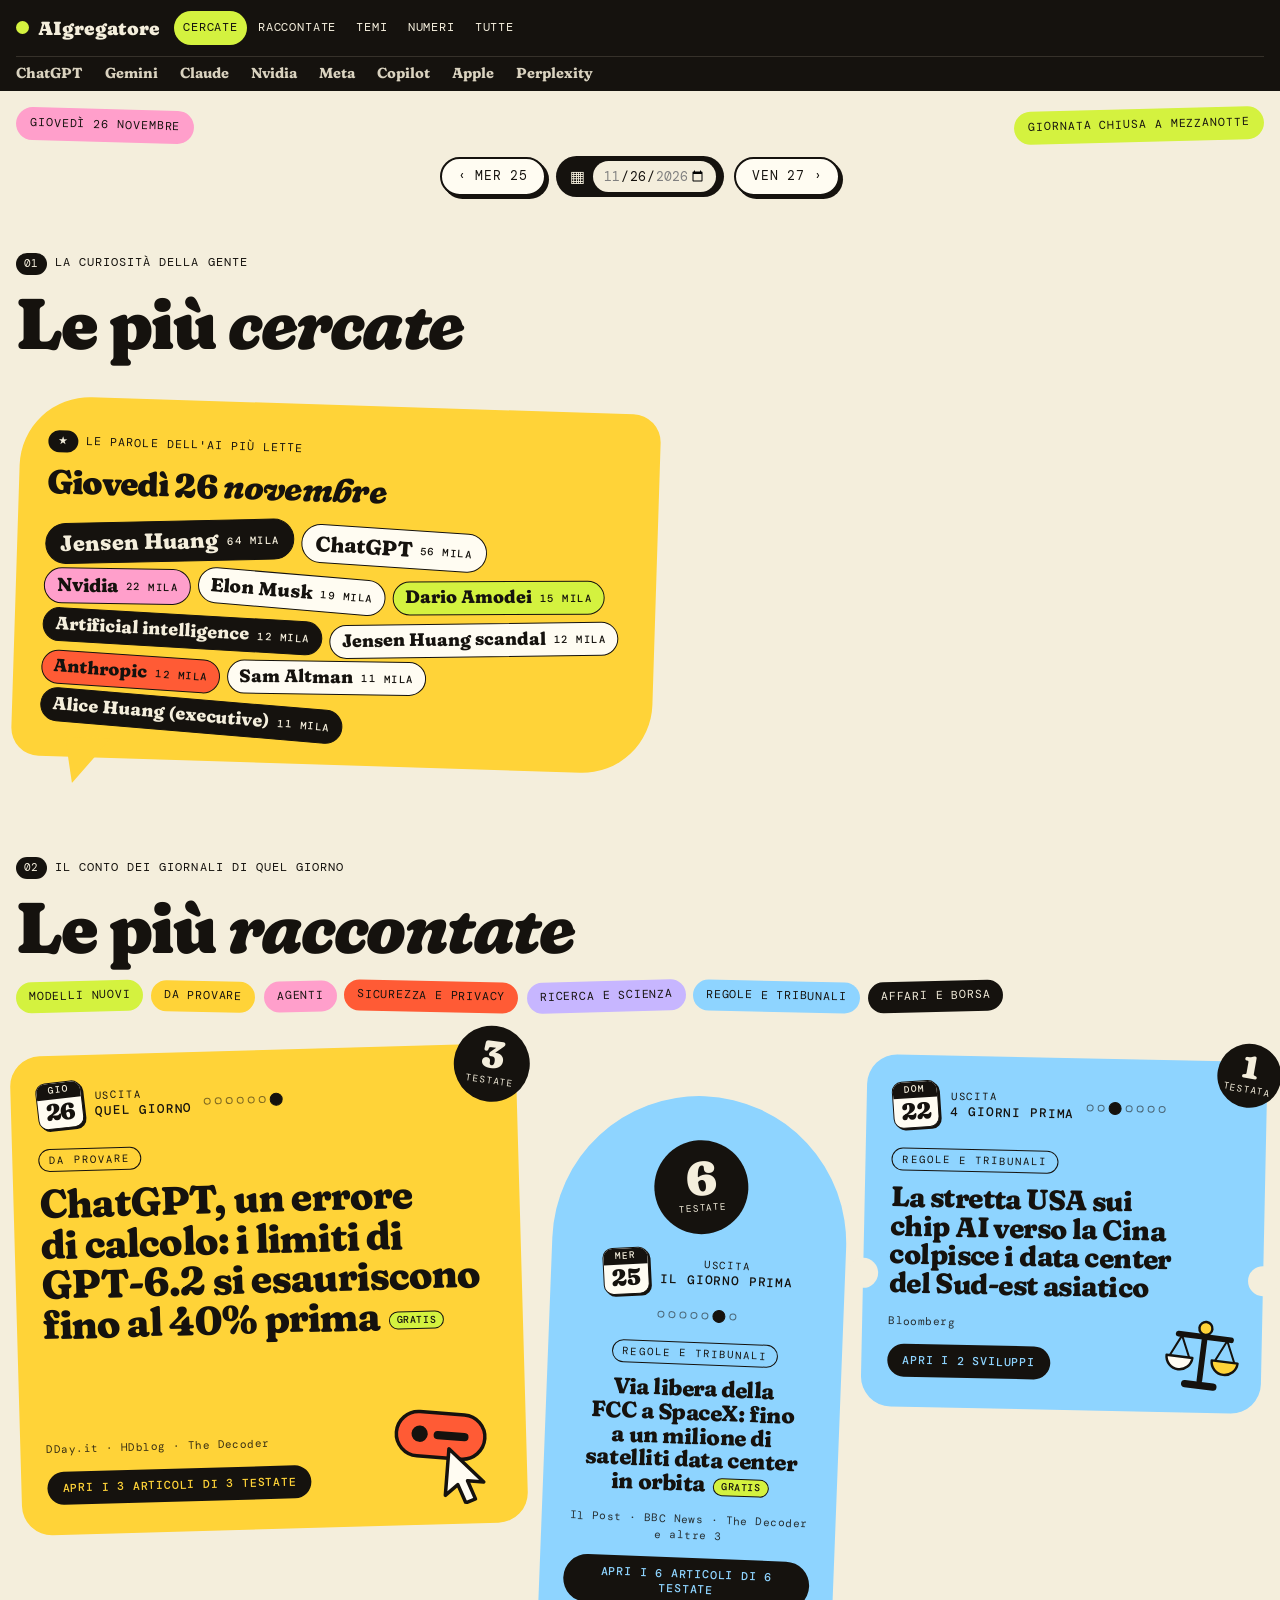
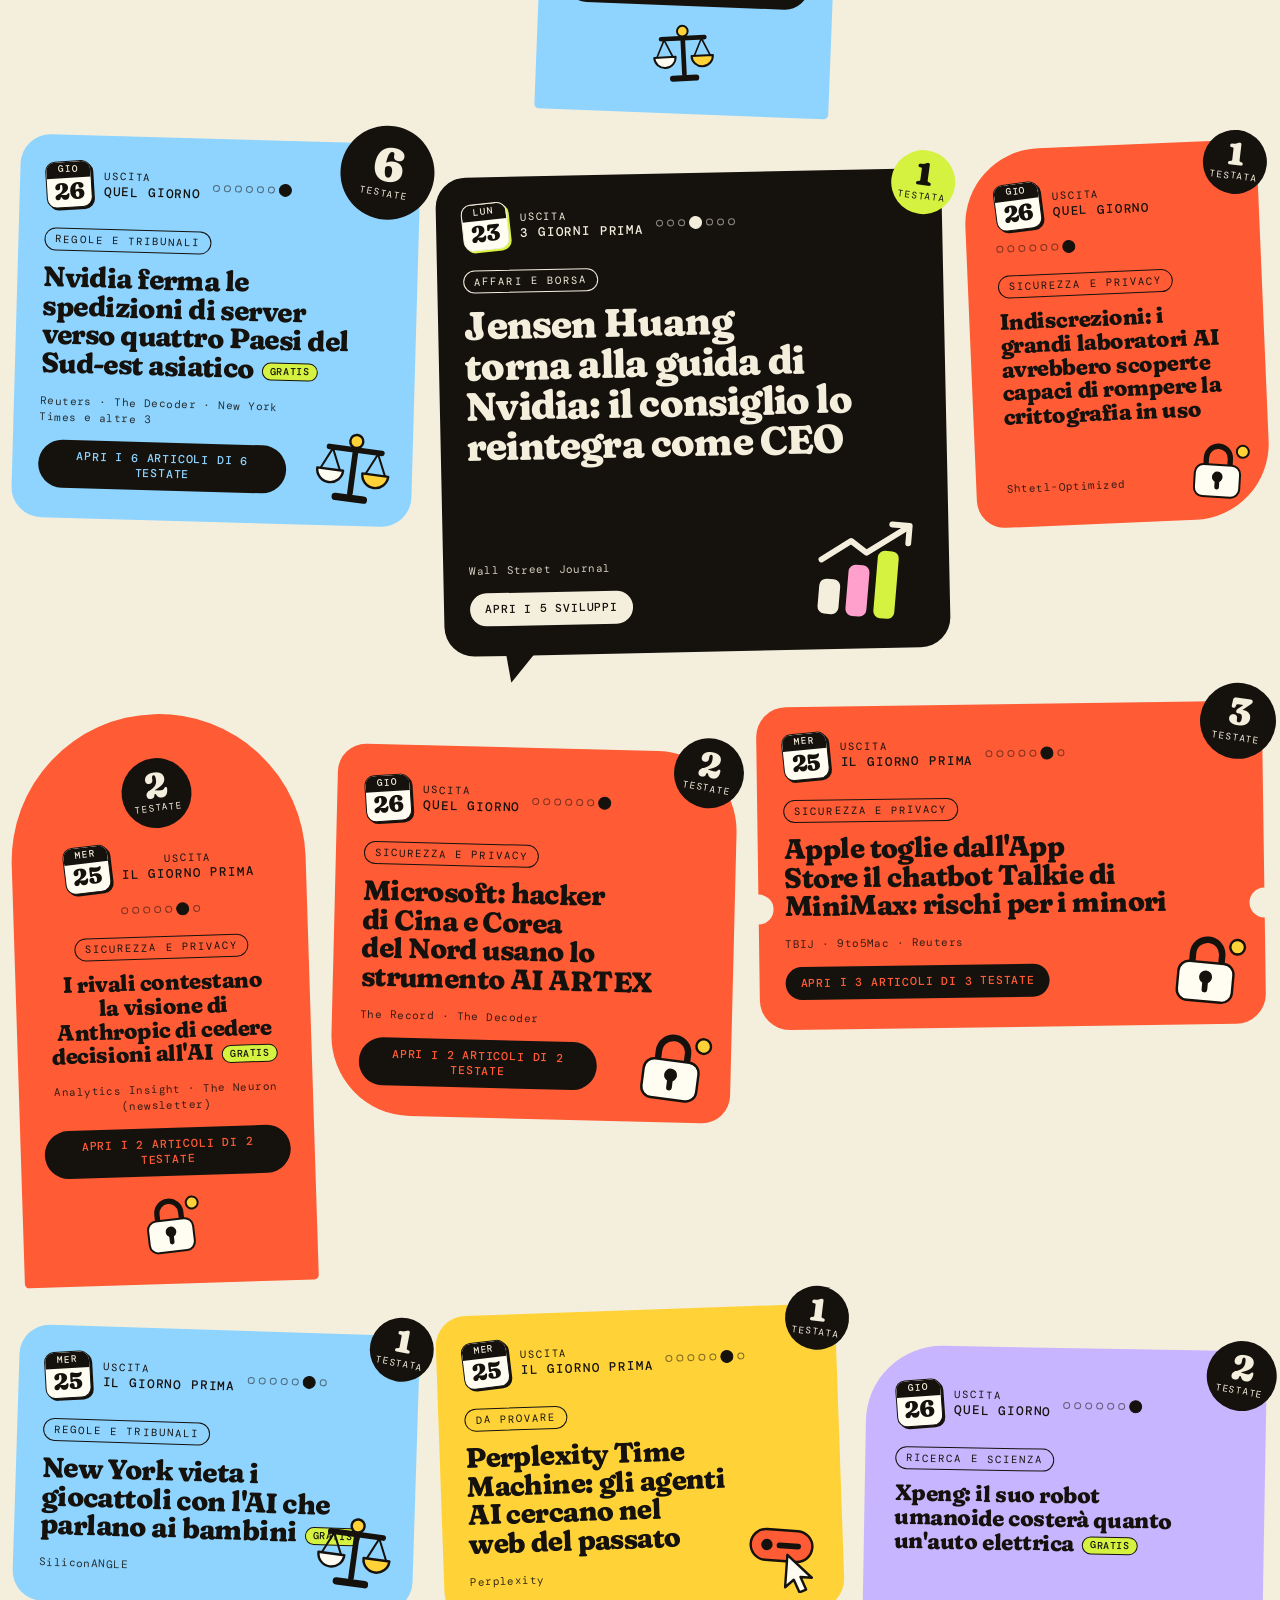
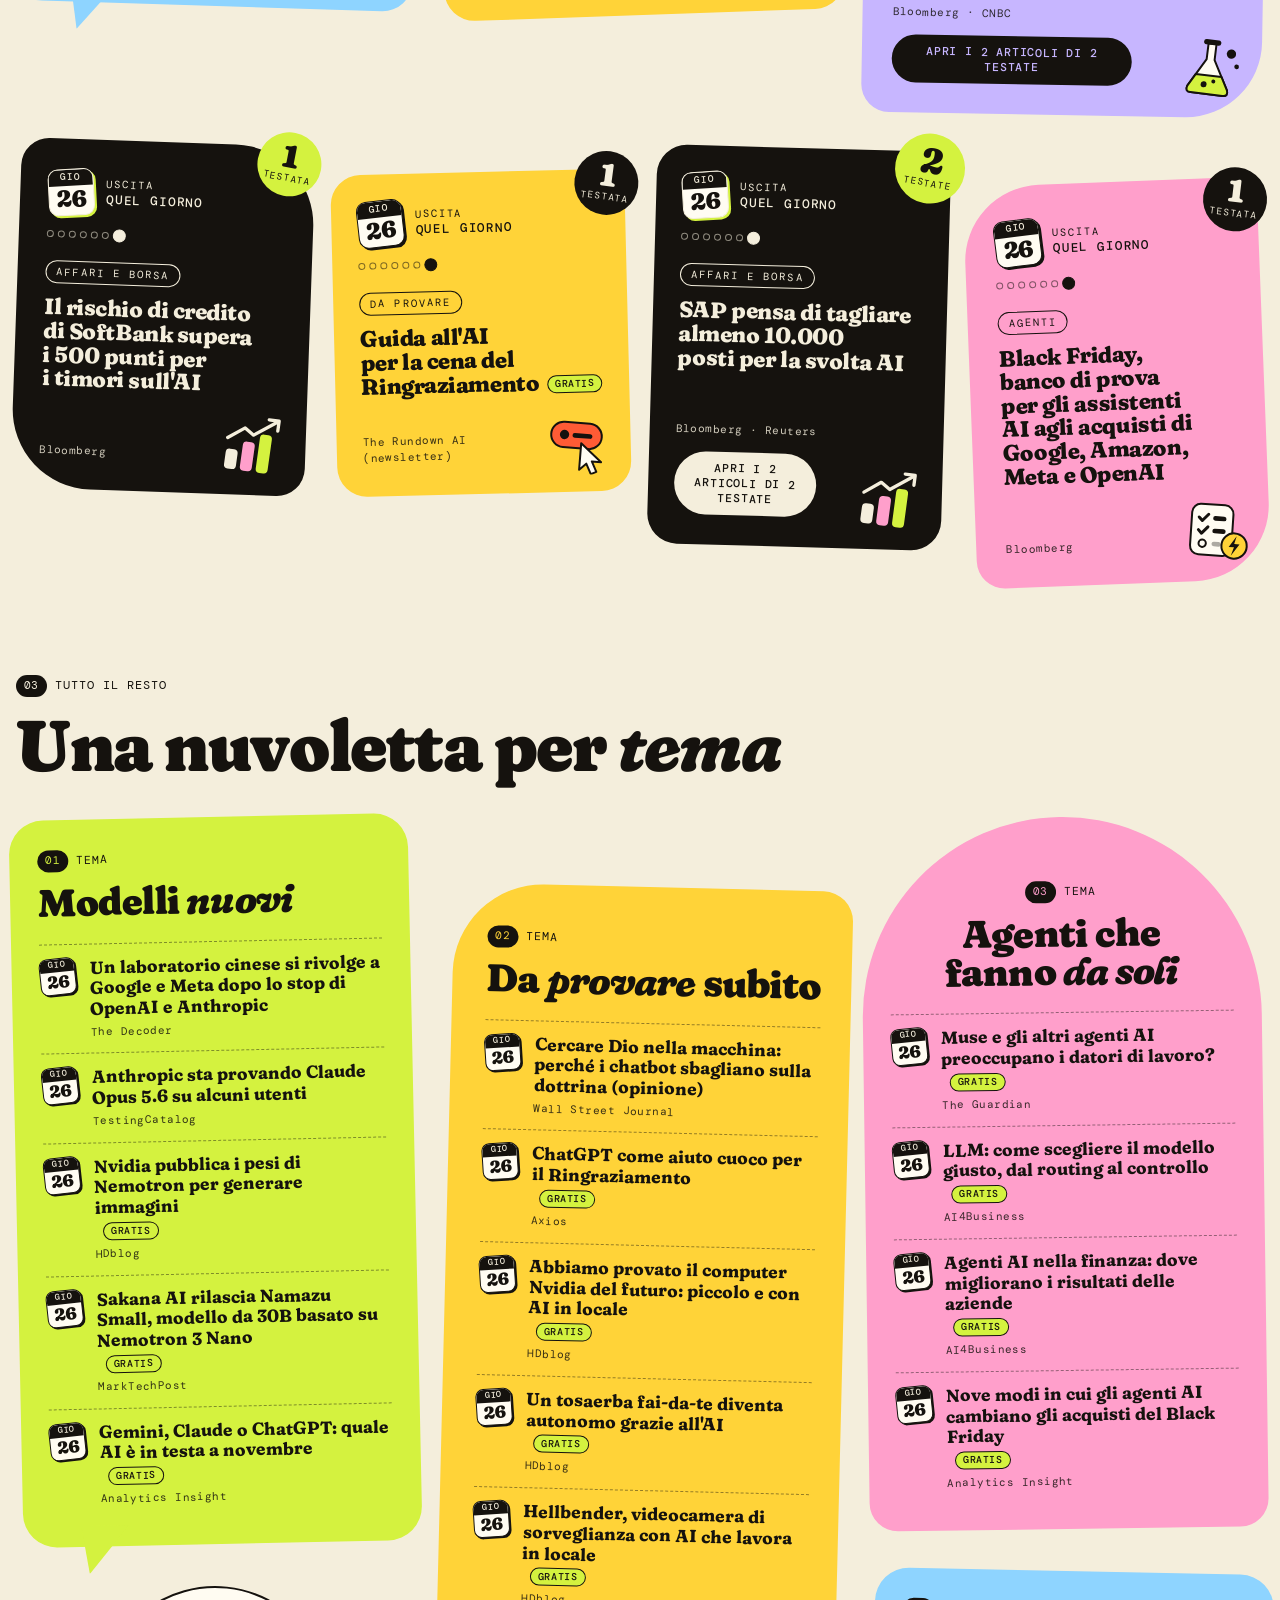
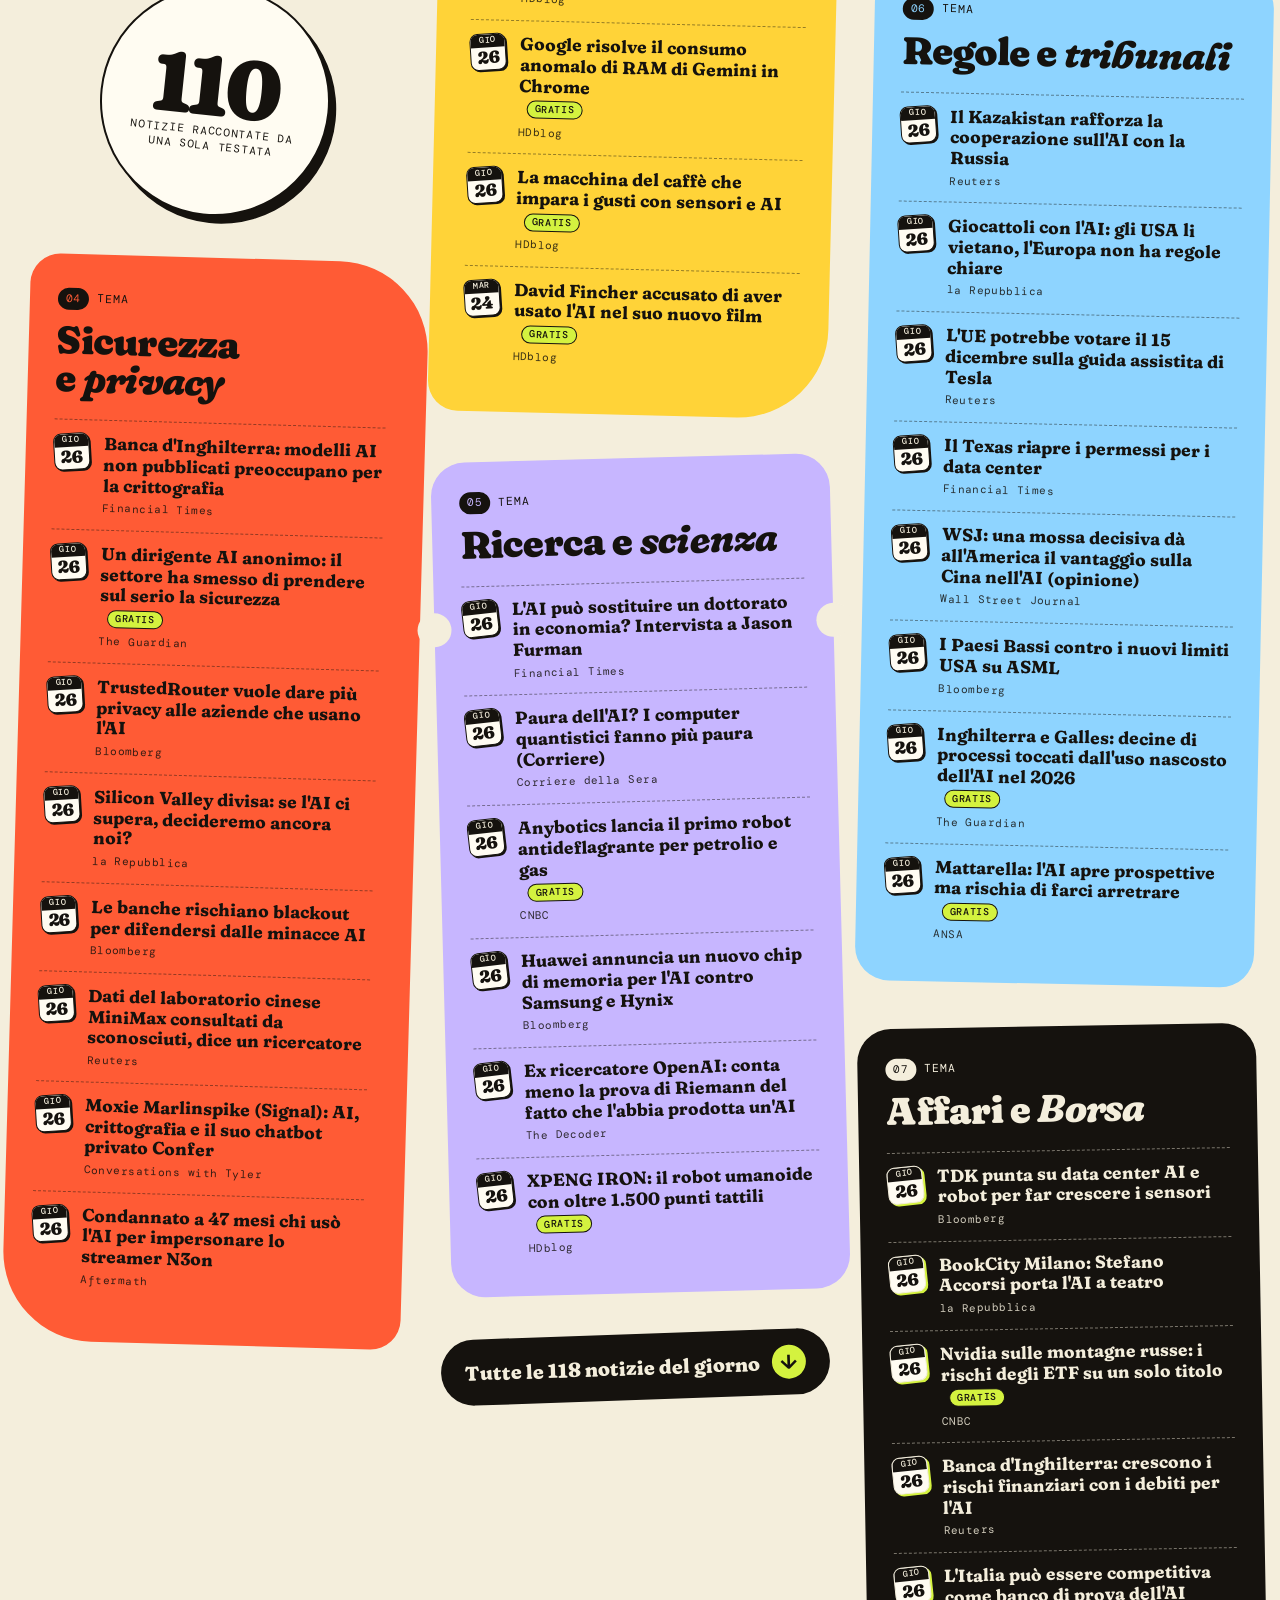
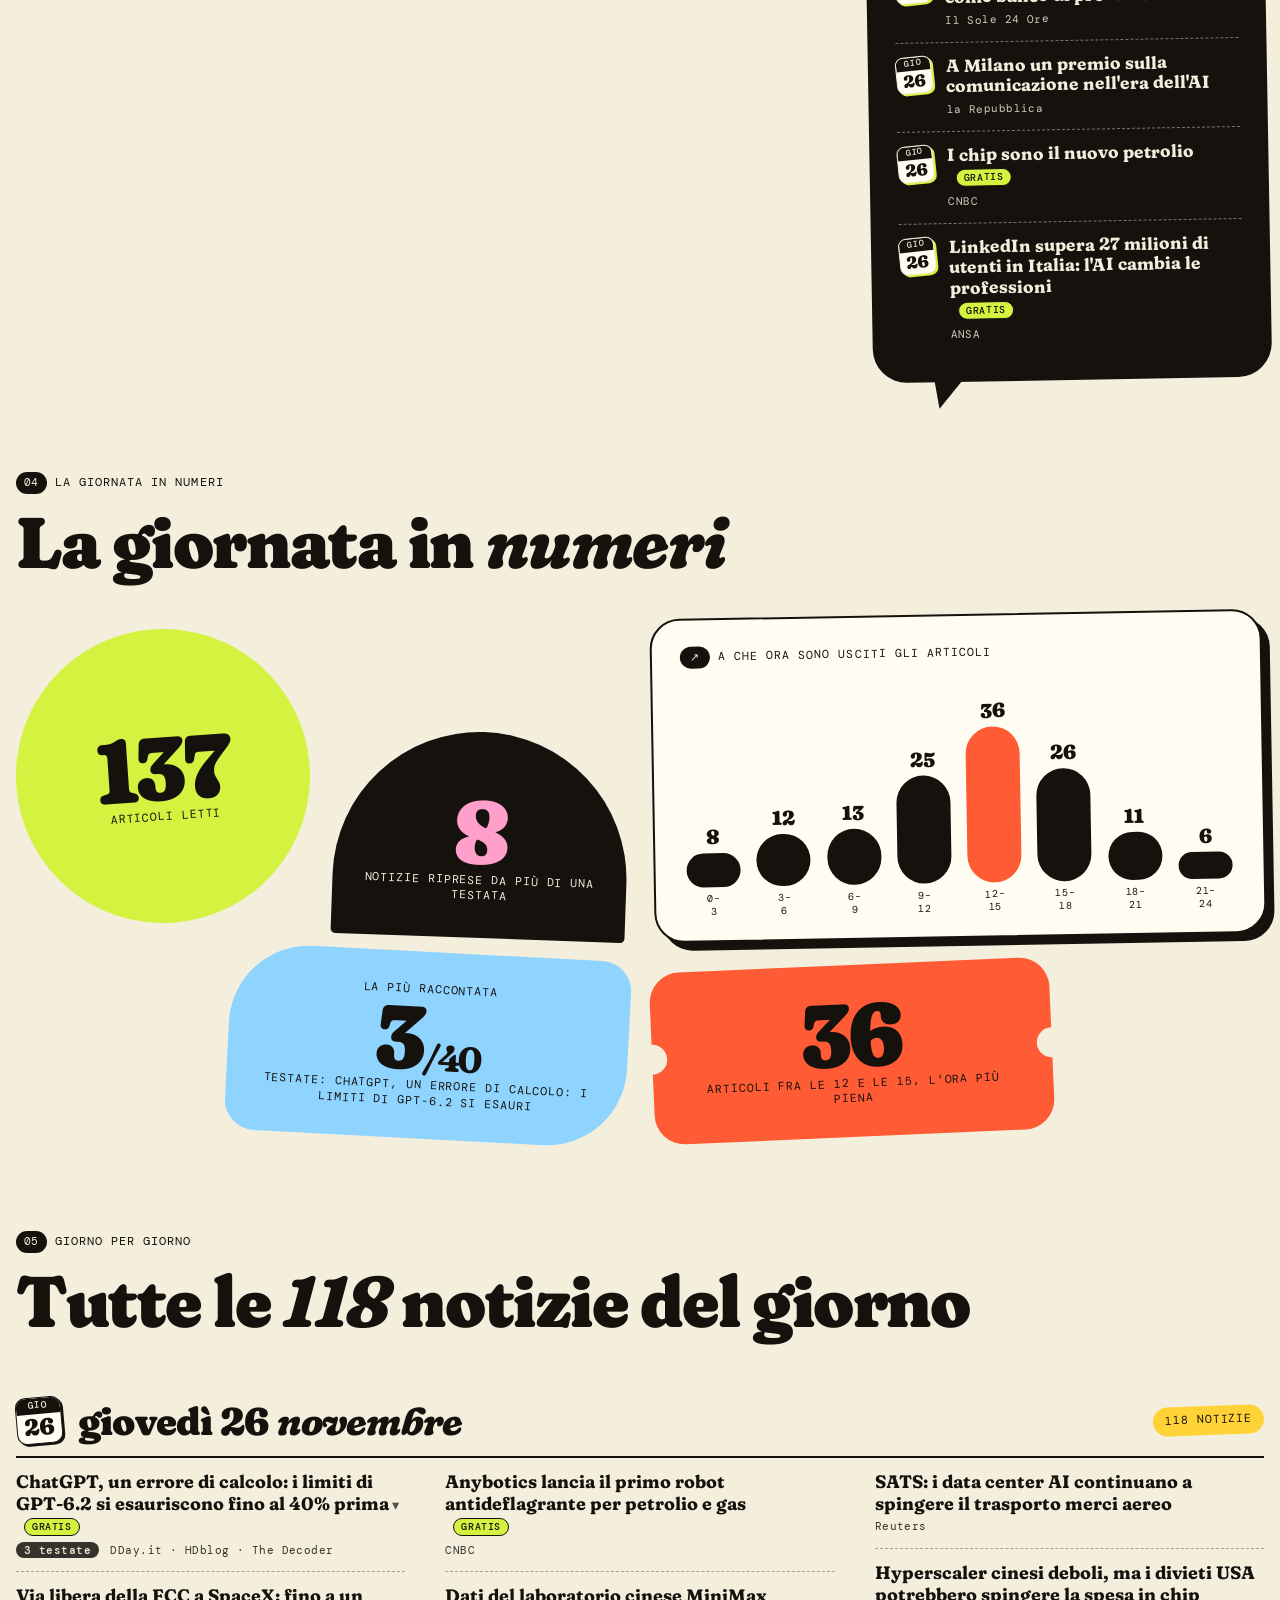
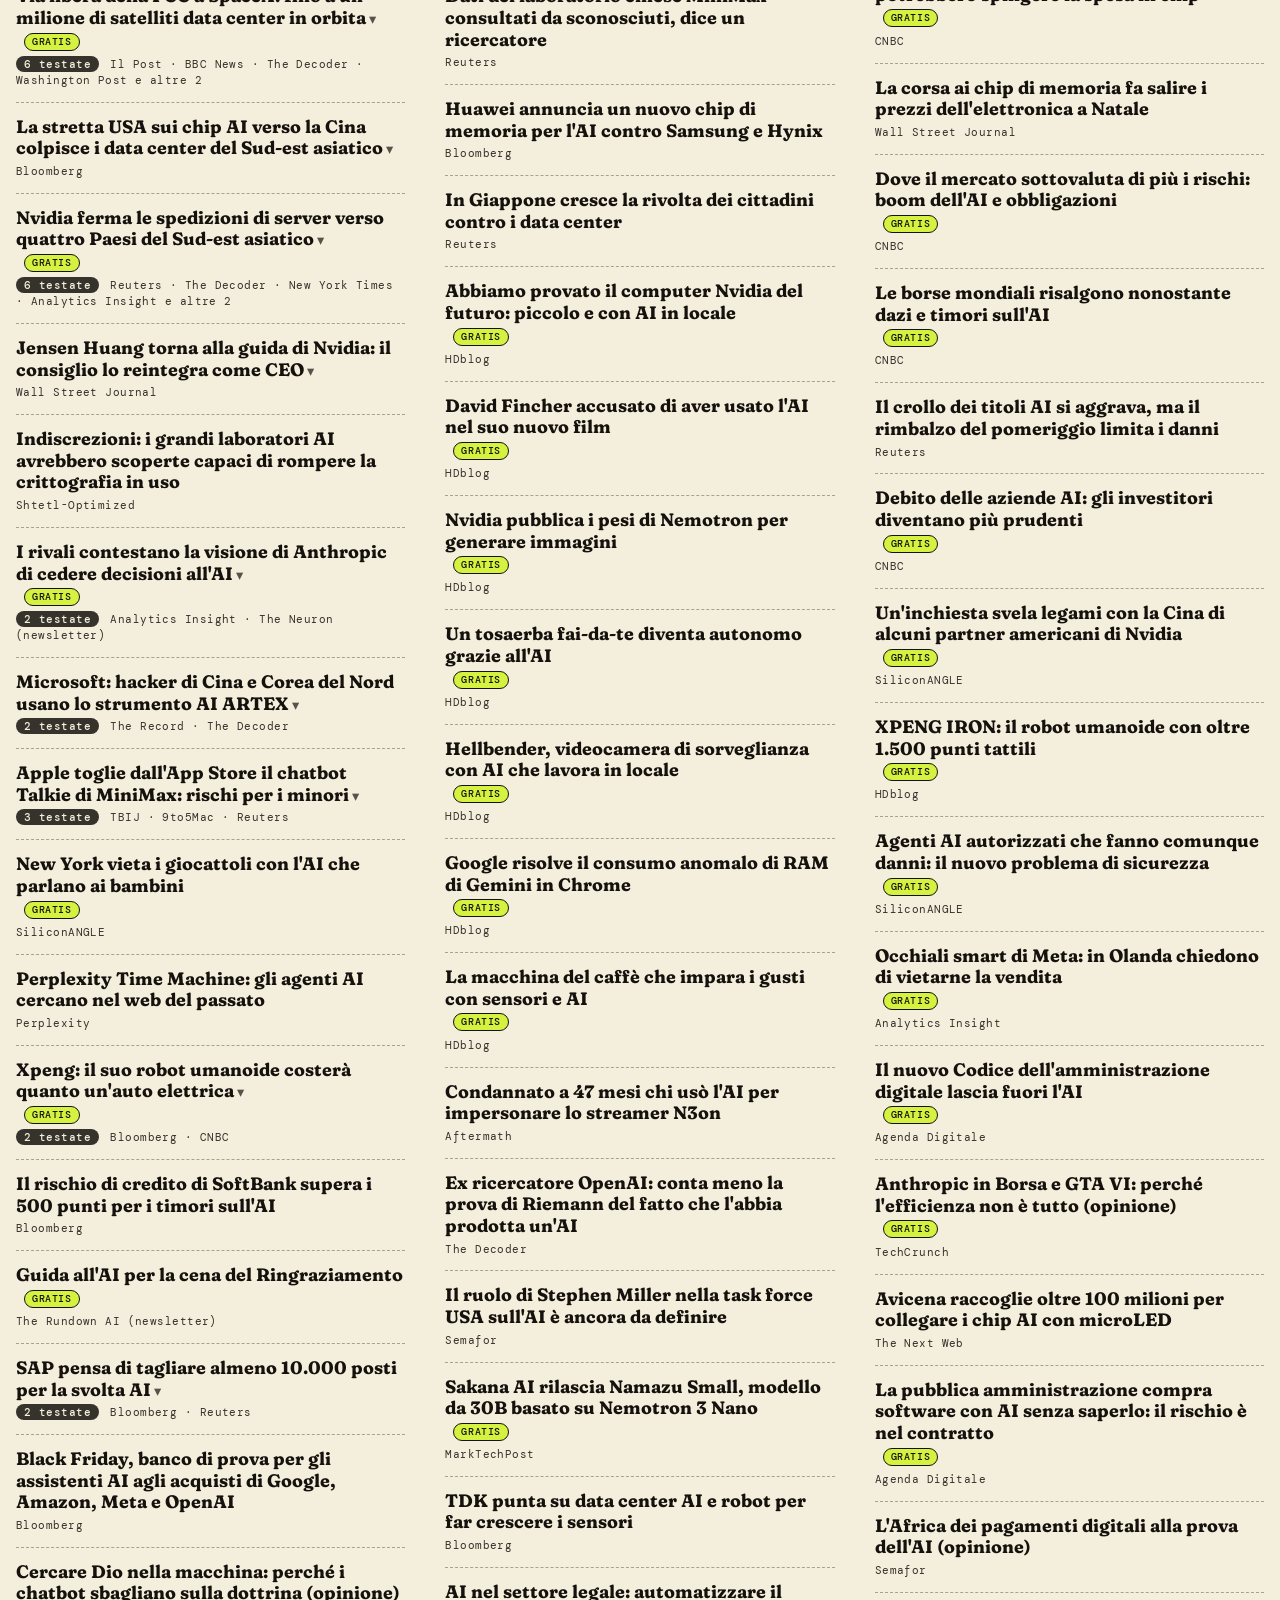
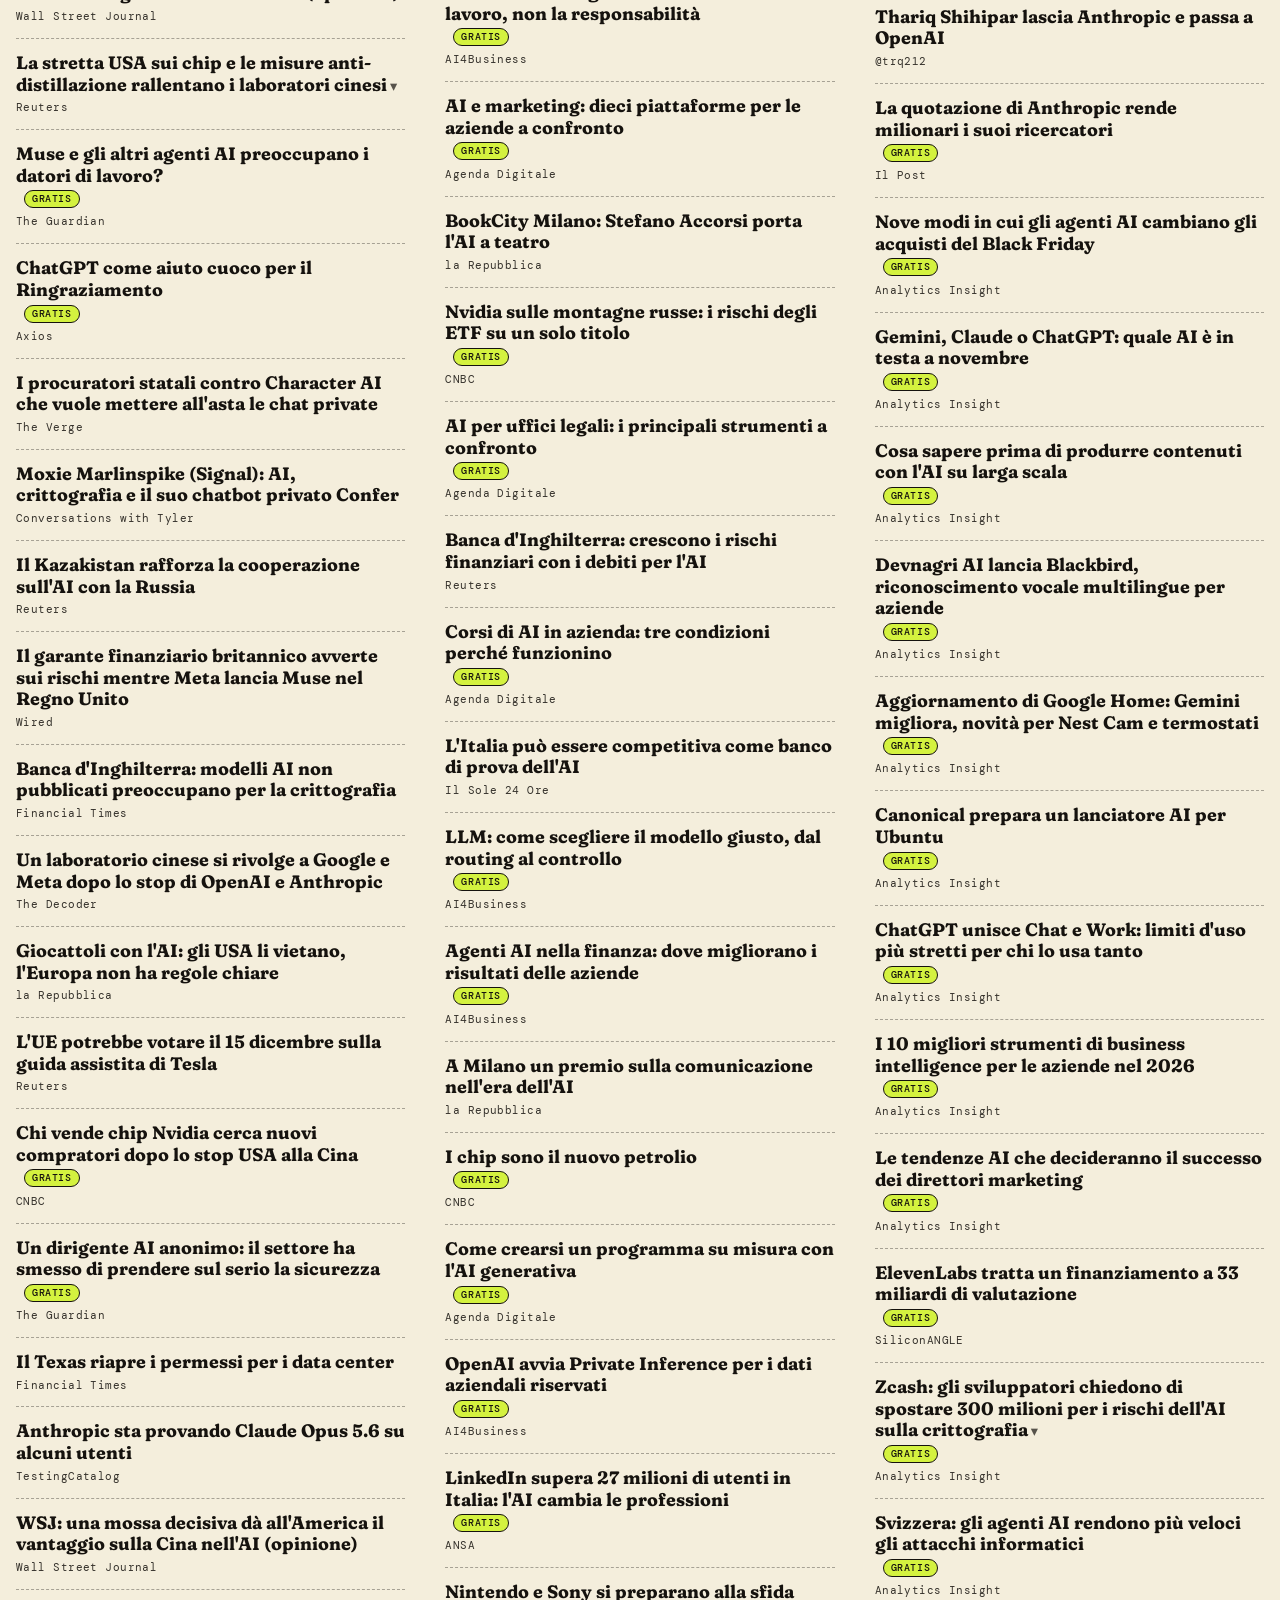
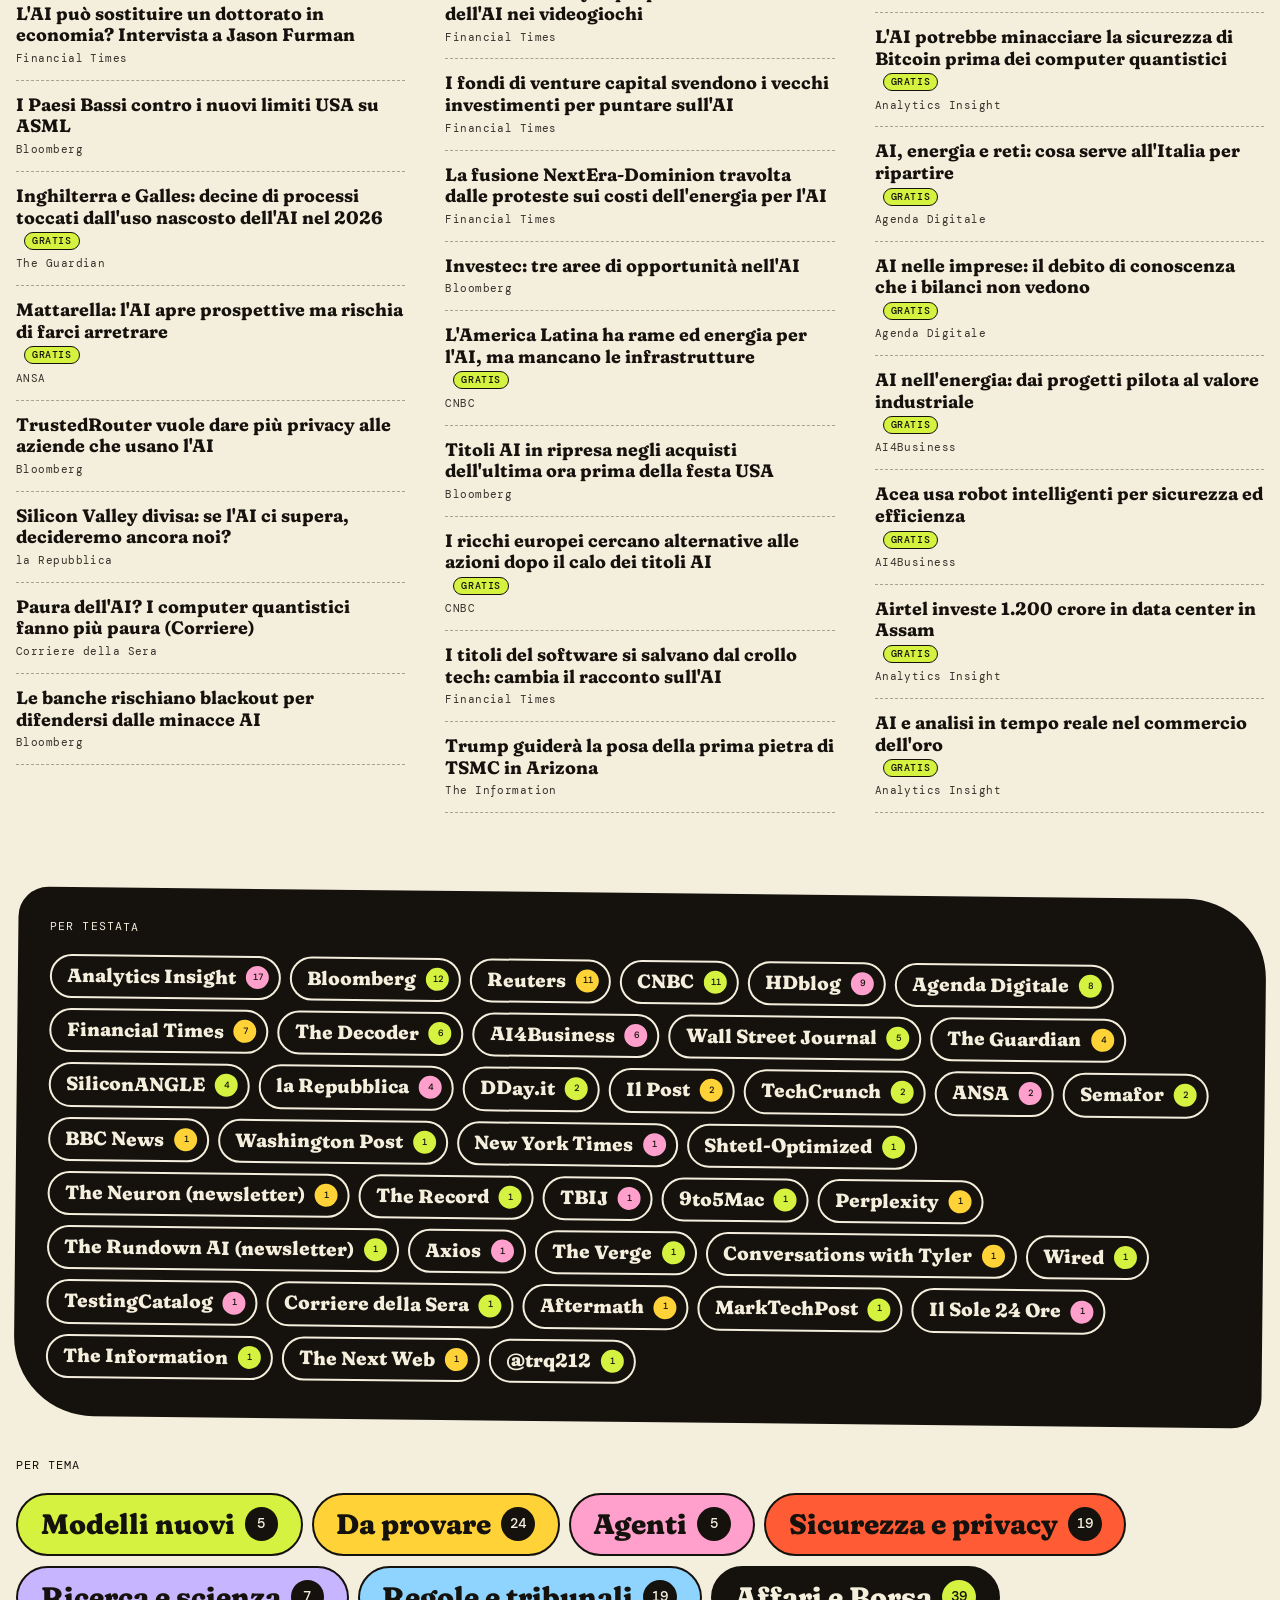
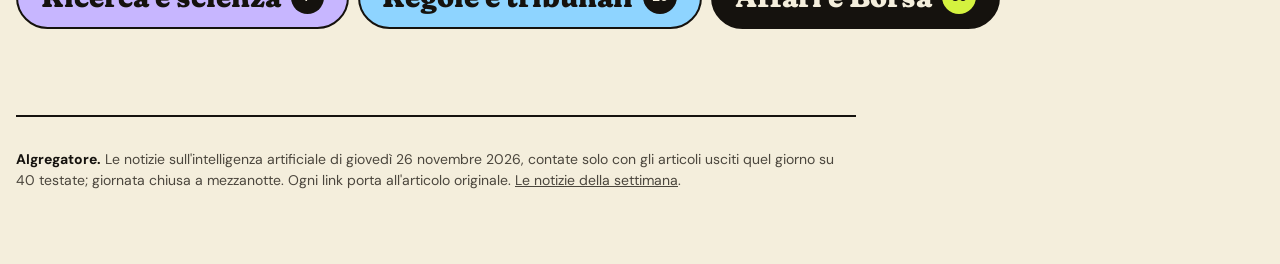
<file: aigregatore/giorno-2026-11-26.html>
<!doctype html>
<html lang="it">
<head>
<meta charset="utf-8">
<meta name="viewport" content="width=device-width, initial-scale=1, viewport-fit=cover">
<title>Le notizie sull'AI di giovedì 26 novembre 2026 · AIgregatore</title>
<meta name="description" content="Le notizie sull&#x27;intelligenza artificiale di giovedì 26 novembre 2026: le più raccontate quel giorno su 40 testate e tutte le altre, divise per tema.">
<meta property="og:title" content="AIgregatore">
<meta property="og:description" content="Le notizie sull&#x27;intelligenza artificiale di giovedì 26 novembre 2026: le più raccontate quel giorno su 40 testate e tutte le altre, divise per tema.">
<meta property="og:type" content="website">
<meta name="theme-color" content="#F4EEDC">
<link rel="icon" href="data:image/svg+xml,%3Csvg xmlns='http://www.w3.org/2000/svg' viewBox='0 0 64 64'%3E%3Crect width='64' height='64' rx='18' fill='%2315120E'/%3E%3Ccircle cx='32' cy='32' r='14' fill='%23D4F23F'/%3E%3C/svg%3E">
<link rel="preconnect" href="https://fonts.googleapis.com">
<link rel="preconnect" href="https://fonts.gstatic.com" crossorigin>
<link href="https://fonts.googleapis.com/css2?family=Fraunces:ital,opsz,wght,SOFT,WONK@0,9..144,300..900,0..100,0..1;1,9..144,300..900,0..100,0..1&family=DM+Mono:wght@400;500&family=DM+Sans:opsz,wght@9..40,400..700&display=swap" rel="stylesheet">
<link rel="stylesheet" href="stile.css">
<script src="app.js" defer></script>
<script src="voti.js" defer></script>
</head>
<body data-giorno="2026-11-26" data-dati="giorno-2026-11-26.json">
<svg width="0" height="0" style="position:absolute" aria-hidden="true" focusable="false">
<symbol id="i-mod" viewBox="0 0 96 96"><rect x="12" y="66" width="62" height="18" rx="9" fill="var(--i1)"/><rect x="20" y="45" width="62" height="18" rx="9" fill="var(--i2)" stroke="var(--i1)" stroke-width="3"/><rect x="12" y="24" width="62" height="18" rx="9" fill="var(--i3)" stroke="var(--i1)" stroke-width="3"/><path d="M80 2l4.5 11.5L96 18l-11.5 4.5L80 34l-4.5-11.5L64 18l11.5-4.5z" fill="var(--i1)"/></symbol>
<symbol id="i-app" viewBox="0 0 96 96"><rect x="6" y="20" width="76" height="38" rx="19" fill="var(--i3)" stroke="var(--i1)" stroke-width="3"/><circle cx="26" cy="39" r="7" fill="var(--i1)"/><rect x="38" y="35.5" width="30" height="7" rx="3.5" fill="var(--i1)"/><path d="M52 50v40l10-10 8 15 8-4-8-15h14z" fill="var(--i2)" stroke="var(--i1)" stroke-width="3" stroke-linejoin="round"/></symbol>
<symbol id="i-age" viewBox="0 0 96 96"><rect x="8" y="10" width="62" height="76" rx="13" fill="var(--i2)" stroke="var(--i1)" stroke-width="3"/><path d="M19 30l5 5 9-10M19 49l5 5 9-10" fill="none" stroke="var(--i1)" stroke-width="4.5" stroke-linecap="round" stroke-linejoin="round"/><rect x="40" y="27" width="20" height="7" rx="3.5" fill="var(--i1)"/><rect x="40" y="46" width="20" height="7" rx="3.5" fill="var(--i1)"/><circle cx="26" cy="69" r="5.5" fill="none" stroke="var(--i1)" stroke-width="3"/><rect x="40" y="65.5" width="14" height="7" rx="3.5" fill="var(--i1)" opacity=".35"/><circle cx="74" cy="70" r="19" fill="var(--i3)" stroke="var(--i1)" stroke-width="3"/><path d="M77 55l-11 17h8l-4 13 12-18h-8z" fill="var(--i1)"/></symbol>
<symbol id="i-sic" viewBox="0 0 96 96"><path d="M30 46V32a18 18 0 0136 0v14" fill="none" stroke="var(--i1)" stroke-width="8" stroke-linecap="round"/><rect x="14" y="42" width="68" height="48" rx="13" fill="var(--i2)" stroke="var(--i1)" stroke-width="3"/><circle cx="48" cy="60" r="8" fill="var(--i1)"/><rect x="44.5" y="62" width="7" height="17" rx="3.5" fill="var(--i1)"/><circle cx="84" cy="20" r="9" fill="var(--i3)" stroke="var(--i1)" stroke-width="3"/></symbol>
<symbol id="i-ric" viewBox="0 0 96 96"><path d="M42 12v24L18 79q-3 9 6 9h48q9 0 6-9L54 36V12z" fill="var(--i2)" stroke="var(--i1)" stroke-width="3" stroke-linejoin="round"/><path d="M28.6 60h38.8L78 79q3 9-6 9H24q-9 0-6-9z" fill="var(--i3)" stroke="var(--i1)" stroke-width="3" stroke-linejoin="round"/><rect x="35" y="6" width="26" height="8" rx="4" fill="var(--i1)"/><circle cx="42" cy="74" r="4.5" fill="var(--i1)"/><circle cx="56" cy="68" r="3" fill="var(--i1)"/><circle cx="78" cy="24" r="7" fill="var(--i1)"/><circle cx="88" cy="42" r="3.5" fill="var(--i1)"/></symbol>
<symbol id="i-reg" viewBox="0 0 96 96"><rect x="44.5" y="14" width="7" height="68" rx="3.5" fill="var(--i1)"/><rect x="26" y="80" width="44" height="9" rx="4.5" fill="var(--i1)"/><rect x="12" y="21" width="72" height="7" rx="3.5" fill="var(--i1)"/><path d="M20 26L8 52M20 26l12 26M76 26L64 52M76 26l12 26" stroke="var(--i1)" stroke-width="2.5" fill="none"/><path d="M4 52h32a16 16 0 01-32 0z" fill="var(--i2)" stroke="var(--i1)" stroke-width="3" stroke-linejoin="round"/><path d="M60 52h32a16 16 0 01-32 0z" fill="var(--i3)" stroke="var(--i1)" stroke-width="3" stroke-linejoin="round"/><circle cx="48" cy="14" r="8" fill="var(--i3)" stroke="var(--i1)" stroke-width="3"/></symbol>
<symbol id="i-aff" viewBox="0 0 96 96"><rect x="8" y="58" width="18" height="30" rx="6" fill="var(--i2)"/><rect x="32" y="44" width="18" height="44" rx="6" fill="var(--i3)"/><rect x="56" y="30" width="18" height="58" rx="6" fill="var(--i1)"/><path d="M8 42l24-18 14 9 34-25" stroke="var(--i2)" stroke-width="5" fill="none" stroke-linecap="round" stroke-linejoin="round"/><path d="M66 7h15v15" stroke="var(--i2)" stroke-width="5" fill="none" stroke-linecap="round" stroke-linejoin="round"/></symbol>
</svg>

<div class="barra"><nav class="nastro" aria-label="Menù"><a class="logo" href="index.html"><i></i><span class="w">AIgregatore</span></a><div class="scorri"><a href="#cercate" data-s="cercate">Cercate</a><a href="#raccontate" data-s="raccontate">Raccontate</a><a href="#temi" data-s="temi">Temi</a><a href="#numeri" data-s="numeri">Numeri</a><a href="#tutte" data-s="tutte">Tutte</a></div></nav><nav class="ditte" aria-label="Aziende"><div class="scorri"><a class="as" href="#vista" role="button" aria-pressed="false" data-fk="a" data-fv="openai" data-fl="ChatGPT e OpenAI" title="ChatGPT e OpenAI">ChatGPT</a><a class="as" href="#vista" role="button" aria-pressed="false" data-fk="a" data-fv="google" data-fl="Gemini e Google" title="Gemini e Google">Gemini</a><a class="as" href="#vista" role="button" aria-pressed="false" data-fk="a" data-fv="anthropic" data-fl="Claude e Anthropic" title="Claude e Anthropic">Claude</a><a class="as" href="#vista" role="button" aria-pressed="false" data-fk="a" data-fv="nvidia" data-fl="Nvidia" title="Nvidia">Nvidia</a><a class="as" href="#vista" role="button" aria-pressed="false" data-fk="a" data-fv="meta" data-fl="Meta" title="Meta">Meta</a><a class="as" href="#vista" role="button" aria-pressed="false" data-fk="a" data-fv="microsoft" data-fl="Copilot e Microsoft" title="Copilot e Microsoft">Copilot</a><a class="as" href="#vista" role="button" aria-pressed="false" data-fk="a" data-fv="apple" data-fl="Apple e Siri" title="Apple e Siri">Apple</a><a class="as" href="#vista" role="button" aria-pressed="false" data-fk="a" data-fv="perplexity" data-fl="Perplexity" title="Perplexity">Perplexity</a></div></nav></div>
<div class="page" id="page">
<div class="eds"><span class="ed">giovedì 26 novembre</span><span class="ed ed2">Giornata chiusa a mezzanotte</span></div>
<nav class="giorni" aria-label="Scegli il giorno"><a class="gfr" href="giorno-2026-11-25.html" title="Il giorno prima">‹ mer 25</a><label class="gcal" title="Scegli il giorno"><span aria-hidden="true">▦</span><input type="date" id="scegli-giorno" value="2026-11-26" min="2026-11-22" max="2026-11-27" aria-label="Scegli il giorno"></label><a class="gfr" href="giorno-2026-11-27.html" title="Il giorno dopo">ven 27 ›</a></nav>

<section id="vista" class="blk first" hidden aria-live="polite"></section>

<div id="home">
<section id="cercate" class="blk first">
  <header class="sec"><p class="lab"><span class="pill">01</span> la curiosità della gente</p><h2>Le più <em>cercate</em></h2></header>
  <div class="g12 cerc">
    <!-- tabellone di Wikipedia tolto il 23/11 (Manlio): resta solo la nuvoletta gialla -->
    <aside class="side">
      <div class="terms" style="--r:1.8deg">
        <p class="lab"><span class="pill">★</span> le parole dell'AI più lette</p>
        <h3>Giovedì 26 <em>novembre</em></h3>
        <div class="tcloud"><span class="term t-ink" style="--fs:22px;--r:-3deg">Jensen Huang <b>64 mila</b></span><span class="term t-paper" style="--fs:21px;--r:2deg">ChatGPT <b>56 mila</b></span><span class="term t-pink" style="--fs:19px;--r:-1deg">Nvidia <b>22 mila</b></span><span class="term t-paper" style="--fs:19px;--r:3deg">Elon Musk <b>19 mila</b></span><span class="term t-lime" style="--fs:18px;--r:-2deg">Dario Amodei <b>15 mila</b></span><span class="term t-ink" style="--fs:18px;--r:1.5deg">Artificial intelligence <b>12 mila</b></span><span class="term t-paper" style="--fs:18px;--r:-2.5deg">Jensen Huang scandal <b>12 mila</b></span><span class="term t-tomato" style="--fs:18px;--r:2deg">Anthropic <b>12 mila</b></span><span class="term t-paper" style="--fs:18px;--r:-1deg">Sam Altman <b>11 mila</b></span><span class="term t-ink" style="--fs:18px;--r:3deg">Alice Huang (executive) <b>11 mila</b></span></div>
      </div>
    </aside>
  </div>
</section>

<section id="raccontate" class="blk">
  <header class="sec"><p class="lab"><span class="pill">02</span> il conto dei giornali di quel giorno</p><h2>Le più <em>raccontate</em></h2>
  <div class="legend"><a class="lg c-mod" href="#t-mod">Modelli nuovi</a><a class="lg c-app" href="#t-app">Da provare</a><a class="lg c-age" href="#t-age">Agenti</a><a class="lg c-sic" href="#t-sic">Sicurezza e privacy</a><a class="lg c-ric" href="#t-ric">Ricerca e scienza</a><a class="lg c-reg" href="#t-reg">Regole e tribunali</a><a class="lg c-aff" href="#t-aff">Affari e Borsa</a></div></header>
  <div class="g12 mosaic"><article class="card c-app s5  xl" style="--r:-1.6deg;--y:0px">
<span class="n" style="--d:76px" title="3 testate su 40 ne hanno scritto"><b>3</b><i>testate</i></span>
<div class="when"><span class="leaf" title="Notizia uscita giovedì 26 novembre"><b>gio</b><i>26</i></span><span class="whentxt">uscita<br><strong>quel giorno</strong></span><span class="week" aria-hidden="true"><i class=""></i><i class=""></i><i class=""></i><i class=""></i><i class=""></i><i class=""></i><i class="on"></i></span></div>
<p class="cat">Da provare</p>
<h3><a href="https://www.dday.it/redazione/59643/openai-ha-sbagliato-i-conti-e-ora-gli-abbonati-esauriscono-i-limiti-di-gpt-62-fino-al-40-piu-in-fretta" data-p="1" target="_blank" rel="noopener">ChatGPT, un errore di calcolo: i limiti di GPT-6.2 si esauriscono fino al 40% prima</a><span class="gr" title="Articolo che si legge gratis per intero">gratis</span></h3>
<p class="src">DDay.it · HDblog · The Decoder</p>
<svg class="ill" viewBox="0 0 96 96" aria-hidden="true"><use href="#i-app"/></svg>
</article><article class="card c-reg s3 arch m" style="--r:2.2deg;--y:46px">
<span class="n" style="--d:94px" title="6 testate su 40 ne hanno scritto"><b>6</b><i>testate</i></span>
<div class="when"><span class="leaf" title="Notizia uscita mercoledì 25 novembre"><b>mer</b><i>25</i></span><span class="whentxt">uscita<br><strong>il giorno prima</strong></span><span class="week" aria-hidden="true"><i class=""></i><i class=""></i><i class=""></i><i class=""></i><i class=""></i><i class="on"></i><i class=""></i></span></div>
<p class="cat">Regole e tribunali</p>
<h3><a href="https://www.ilpost.it/2026/11/26/space-x-data-center-nello-spazio-autorizzazione/" data-p="2" target="_blank" rel="noopener">Via libera della FCC a SpaceX: fino a un milione di satelliti data center in orbita</a><span class="gr" title="Articolo che si legge gratis per intero">gratis</span></h3>
<p class="src">Il Post · BBC News · The Decoder e altre 3</p>
<svg class="ill" viewBox="0 0 96 96" aria-hidden="true"><use href="#i-reg"/></svg>
</article><article class="card c-reg s4 ticket l" style="--r:1.2deg;--y:8px">
<span class="n" style="--d:64px" title="1 testate su 40 ne hanno scritto"><b>1</b><i>testata</i></span>
<div class="when"><span class="leaf" title="Notizia uscita domenica 22 novembre"><b>dom</b><i>22</i></span><span class="whentxt">uscita<br><strong>4 giorni prima</strong></span><span class="week" aria-hidden="true"><i class=""></i><i class=""></i><i class="on"></i><i class=""></i><i class=""></i><i class=""></i><i class=""></i></span></div>
<p class="cat">Regole e tribunali</p>
<h3><a href="https://www.bloomberg.com/news/videos/2026-11-26/us-chip-curbs-stall-asia-data-center-financing-video" data-p="3" target="_blank" rel="noopener">La stretta USA sui chip AI verso la Cina colpisce i data center del Sud-est asiatico</a></h3>
<p class="src">Bloomberg</p>
<svg class="ill" viewBox="0 0 96 96" aria-hidden="true"><use href="#i-reg"/></svg>
</article><article class="card c-reg s4  l" style="--r:1.6deg;--y:0px">
<span class="n" style="--d:94px" title="6 testate su 40 ne hanno scritto"><b>6</b><i>testate</i></span>
<div class="when"><span class="leaf" title="Notizia uscita giovedì 26 novembre"><b>gio</b><i>26</i></span><span class="whentxt">uscita<br><strong>quel giorno</strong></span><span class="week" aria-hidden="true"><i class=""></i><i class=""></i><i class=""></i><i class=""></i><i class=""></i><i class=""></i><i class="on"></i></span></div>
<p class="cat">Regole e tribunali</p>
<h3><a href="https://www.analyticsinsight.net/stocks/nvidia-halts-ai-server-shipments-to-four-southeast-asian-countries-amid-us-chip-curbs" data-p="4" target="_blank" rel="noopener">Nvidia ferma le spedizioni di server verso quattro Paesi del Sud-est asiatico</a><span class="gr" title="Articolo che si legge gratis per intero">gratis</span></h3>
<p class="src">Reuters · The Decoder · New York Times e altre 3</p>
<svg class="ill" viewBox="0 0 96 96" aria-hidden="true"><use href="#i-reg"/></svg>
</article><article class="card c-aff s5 tail xl" style="--r:-1.2deg;--y:34px">
<span class="n" style="--d:64px" title="1 testate su 40 ne hanno scritto"><b>1</b><i>testata</i></span>
<div class="when"><span class="leaf" title="Notizia uscita lunedì 23 novembre"><b>lun</b><i>23</i></span><span class="whentxt">uscita<br><strong>3 giorni prima</strong></span><span class="week" aria-hidden="true"><i class=""></i><i class=""></i><i class=""></i><i class="on"></i><i class=""></i><i class=""></i><i class=""></i></span></div>
<p class="cat">Affari e Borsa</p>
<h3><a href="https://www.wsj.com/opinion/does-nvidia-really-need-its-brilliant-nutjob-33b21d47?mod=rss_Technology" data-p="5" target="_blank" rel="noopener">Jensen Huang torna alla guida di Nvidia: il consiglio lo reintegra come CEO</a></h3>
<p class="src">Wall Street Journal</p>
<svg class="ill" viewBox="0 0 96 96" aria-hidden="true"><use href="#i-aff"/></svg>
</article><article class="card c-sic s3 blob m" style="--r:-2.4deg;--y:6px">
<span class="n" style="--d:64px" title="1 testate su 40 ne hanno scritto"><b>1</b><i>testata</i></span>
<div class="when"><span class="leaf" title="Notizia uscita giovedì 26 novembre"><b>gio</b><i>26</i></span><span class="whentxt">uscita<br><strong>quel giorno</strong></span><span class="week" aria-hidden="true"><i class=""></i><i class=""></i><i class=""></i><i class=""></i><i class=""></i><i class=""></i><i class="on"></i></span></div>
<p class="cat">Sicurezza e privacy</p>
<h3><a href="https://scottaaronson.blog/?p=10379" data-p="6" target="_blank" rel="noopener">Indiscrezioni: i grandi laboratori AI avrebbero scoperte capaci di rompere la crittografia in uso</a></h3>
<p class="src">Shtetl-Optimized</p>
<svg class="ill" viewBox="0 0 96 96" aria-hidden="true"><use href="#i-sic"/></svg>
</article><article class="card c-sic s3 arch m" style="--r:-1.8deg;--y:10px">
<span class="n" style="--d:70px" title="2 testate su 40 ne hanno scritto"><b>2</b><i>testate</i></span>
<div class="when"><span class="leaf" title="Notizia uscita mercoledì 25 novembre"><b>mer</b><i>25</i></span><span class="whentxt">uscita<br><strong>il giorno prima</strong></span><span class="week" aria-hidden="true"><i class=""></i><i class=""></i><i class=""></i><i class=""></i><i class=""></i><i class="on"></i><i class=""></i></span></div>
<p class="cat">Sicurezza e privacy</p>
<h3><a href="https://www.analyticsinsight.net/news/anthropic-ceo-dario-amodei-rejects-claims-of-surrendering-human-control" data-p="7" target="_blank" rel="noopener">I rivali contestano la visione di Anthropic di cedere decisioni all&#x27;AI</a><span class="gr" title="Articolo che si legge gratis per intero">gratis</span></h3>
<p class="src">Analytics Insight · The Neuron (newsletter)</p>
<svg class="ill" viewBox="0 0 96 96" aria-hidden="true"><use href="#i-sic"/></svg>
</article><article class="card c-sic s4 blob2 l" style="--r:1.4deg;--y:44px">
<span class="n" style="--d:70px" title="2 testate su 40 ne hanno scritto"><b>2</b><i>testate</i></span>
<div class="when"><span class="leaf" title="Notizia uscita giovedì 26 novembre"><b>gio</b><i>26</i></span><span class="whentxt">uscita<br><strong>quel giorno</strong></span><span class="week" aria-hidden="true"><i class=""></i><i class=""></i><i class=""></i><i class=""></i><i class=""></i><i class=""></i><i class="on"></i></span></div>
<p class="cat">Sicurezza e privacy</p>
<h3><a href="https://therecord.media/microsoft-china-salt-typhoon-using-artex-ai-tool" data-p="8" target="_blank" rel="noopener">Microsoft: hacker di Cina e Corea del Nord usano lo strumento AI ARTEX</a></h3>
<p class="src">The Record · The Decoder</p>
<svg class="ill" viewBox="0 0 96 96" aria-hidden="true"><use href="#i-sic"/></svg>
</article><article class="card c-sic s5 ticket l" style="--r:-0.8deg;--y:0px">
<span class="n" style="--d:76px" title="3 testate su 40 ne hanno scritto"><b>3</b><i>testate</i></span>
<div class="when"><span class="leaf" title="Notizia uscita mercoledì 25 novembre"><b>mer</b><i>25</i></span><span class="whentxt">uscita<br><strong>il giorno prima</strong></span><span class="week" aria-hidden="true"><i class=""></i><i class=""></i><i class=""></i><i class=""></i><i class=""></i><i class="on"></i><i class=""></i></span></div>
<p class="cat">Sicurezza e privacy</p>
<h3><a href="https://www.thebureauinvestigates.com/stories/2026-11-24/talkie-china-chatbot-children" data-p="9" target="_blank" rel="noopener">Apple toglie dall&#x27;App Store il chatbot Talkie di MiniMax: rischi per i minori</a></h3>
<p class="src">TBIJ · 9to5Mac · Reuters</p>
<svg class="ill" viewBox="0 0 96 96" aria-hidden="true"><use href="#i-sic"/></svg>
</article><article class="card c-reg s4 tail l" style="--r:1.8deg;--y:20px">
<span class="n" style="--d:64px" title="1 testate su 40 ne hanno scritto"><b>1</b><i>testata</i></span>
<div class="when"><span class="leaf" title="Notizia uscita mercoledì 25 novembre"><b>mer</b><i>25</i></span><span class="whentxt">uscita<br><strong>il giorno prima</strong></span><span class="week" aria-hidden="true"><i class=""></i><i class=""></i><i class=""></i><i class=""></i><i class=""></i><i class="on"></i><i class=""></i></span></div>
<p class="cat">Regole e tribunali</p>
<h3><a href="https://siliconangle.com/2026/11/25/new-york-bans-ai-toys-amid-concern-after-stuffed-animals-going-rogue/" data-p="10" target="_blank" rel="noopener">New York vieta i giocattoli con l&#x27;AI che parlano ai bambini</a><span class="gr" title="Articolo che si legge gratis per intero">gratis</span></h3>
<p class="src">SiliconANGLE</p>
<svg class="ill" viewBox="0 0 96 96" aria-hidden="true"><use href="#i-reg"/></svg>
</article><article class="card c-app s4  l" style="--r:-2.0deg;--y:0px">
<span class="n" style="--d:64px" title="1 testate su 40 ne hanno scritto"><b>1</b><i>testata</i></span>
<div class="when"><span class="leaf" title="Notizia uscita mercoledì 25 novembre"><b>mer</b><i>25</i></span><span class="whentxt">uscita<br><strong>il giorno prima</strong></span><span class="week" aria-hidden="true"><i class=""></i><i class=""></i><i class=""></i><i class=""></i><i class=""></i><i class="on"></i><i class=""></i></span></div>
<p class="cat">Da provare</p>
<h3><a href="https://www.perplexity.ai/hub/blog/freeze-the-web-with-perplexity-time-machine" data-p="11" target="_blank" rel="noopener">Perplexity Time Machine: gli agenti AI cercano nel web del passato</a></h3>
<p class="src">Perplexity</p>
<svg class="ill" viewBox="0 0 96 96" aria-hidden="true"><use href="#i-app"/></svg>
</article><article class="card c-ric s4 blob m" style="--r:1.0deg;--y:38px">
<span class="n" style="--d:70px" title="2 testate su 40 ne hanno scritto"><b>2</b><i>testate</i></span>
<div class="when"><span class="leaf" title="Notizia uscita giovedì 26 novembre"><b>gio</b><i>26</i></span><span class="whentxt">uscita<br><strong>quel giorno</strong></span><span class="week" aria-hidden="true"><i class=""></i><i class=""></i><i class=""></i><i class=""></i><i class=""></i><i class=""></i><i class="on"></i></span></div>
<p class="cat">Ricerca e scienza</p>
<h3><a href="https://news.google.com/rss/articles/[base64]?oc=5" data-p="12" target="_blank" rel="noopener">Xpeng: il suo robot umanoide costerà quanto un&#x27;auto elettrica</a><span class="gr" title="Articolo che si legge gratis per intero">gratis</span></h3>
<p class="src">Bloomberg · CNBC</p>
<svg class="ill" viewBox="0 0 96 96" aria-hidden="true"><use href="#i-ric"/></svg>
</article><article class="card c-aff s3 blob2 m" style="--r:2.0deg;--y:0px">
<span class="n" style="--d:64px" title="1 testate su 40 ne hanno scritto"><b>1</b><i>testata</i></span>
<div class="when"><span class="leaf" title="Notizia uscita giovedì 26 novembre"><b>gio</b><i>26</i></span><span class="whentxt">uscita<br><strong>quel giorno</strong></span><span class="week" aria-hidden="true"><i class=""></i><i class=""></i><i class=""></i><i class=""></i><i class=""></i><i class=""></i><i class="on"></i></span></div>
<p class="cat">Affari e Borsa</p>
<h3><a href="https://www.bloomberg.com/news/articles/2026-11-26/softbank-credit-risk-tops-500-basis-points-as-ai-worries-mount" data-p="13" target="_blank" rel="noopener">Il rischio di credito di SoftBank supera i 500 punti per i timori sull&#x27;AI</a></h3>
<p class="src">Bloomberg</p>
<svg class="ill" viewBox="0 0 96 96" aria-hidden="true"><use href="#i-aff"/></svg>
</article><article class="card c-app s3  m" style="--r:-1.4deg;--y:30px">
<span class="n" style="--d:64px" title="1 testate su 40 ne hanno scritto"><b>1</b><i>testata</i></span>
<div class="when"><span class="leaf" title="Notizia uscita giovedì 26 novembre"><b>gio</b><i>26</i></span><span class="whentxt">uscita<br><strong>quel giorno</strong></span><span class="week" aria-hidden="true"><i class=""></i><i class=""></i><i class=""></i><i class=""></i><i class=""></i><i class=""></i><i class="on"></i></span></div>
<p class="cat">Da provare</p>
<h3><a href="https://therundownai.beehiiv.com/p/your-ai-cheat-sheet-for-thanksgiving-dinner" data-p="14" target="_blank" rel="noopener">Guida all&#x27;AI per la cena del Ringraziamento</a><span class="gr" title="Articolo che si legge gratis per intero">gratis</span></h3>
<p class="src">The Rundown AI (newsletter)</p>
<svg class="ill" viewBox="0 0 96 96" aria-hidden="true"><use href="#i-app"/></svg>
</article><article class="card c-aff s3  m" style="--r:1.6deg;--y:6px">
<span class="n" style="--d:70px" title="2 testate su 40 ne hanno scritto"><b>2</b><i>testate</i></span>
<div class="when"><span class="leaf" title="Notizia uscita giovedì 26 novembre"><b>gio</b><i>26</i></span><span class="whentxt">uscita<br><strong>quel giorno</strong></span><span class="week" aria-hidden="true"><i class=""></i><i class=""></i><i class=""></i><i class=""></i><i class=""></i><i class=""></i><i class="on"></i></span></div>
<p class="cat">Affari e Borsa</p>
<h3><a href="https://www.bloomberg.com/news/articles/2026-11-26/sap-weighs-cutting-at-least-10-000-positions-in-ai-restructuring" data-p="15" target="_blank" rel="noopener">SAP pensa di tagliare almeno 10.000 posti per la svolta AI</a></h3>
<p class="src">Bloomberg · Reuters</p>
<svg class="ill" viewBox="0 0 96 96" aria-hidden="true"><use href="#i-aff"/></svg>
</article><article class="card c-age s3 blob m" style="--r:-2.2deg;--y:40px">
<span class="n" style="--d:64px" title="1 testate su 40 ne hanno scritto"><b>1</b><i>testata</i></span>
<div class="when"><span class="leaf" title="Notizia uscita giovedì 26 novembre"><b>gio</b><i>26</i></span><span class="whentxt">uscita<br><strong>quel giorno</strong></span><span class="week" aria-hidden="true"><i class=""></i><i class=""></i><i class=""></i><i class=""></i><i class=""></i><i class=""></i><i class="on"></i></span></div>
<p class="cat">Agenti</p>
<h3><a href="https://www.bloomberg.com/news/features/2026-11-26/holidays-to-test-ai-shopping-bots-from-google-amazon-meta-and-openai" data-p="16" target="_blank" rel="noopener">Black Friday, banco di prova per gli assistenti AI agli acquisti di Google, Amazon, Meta e OpenAI</a></h3>
<p class="src">Bloomberg</p>
<svg class="ill" viewBox="0 0 96 96" aria-hidden="true"><use href="#i-age"/></svg>
</article></div>
</section>

<section id="temi" class="blk">
  <header class="sec"><p class="lab"><span class="pill">03</span> tutto il resto</p><h2>Una nuvoletta per <em>tema</em></h2></header>
  <div class="tcols">
    <div class="tc"><section class="theme c-mod tail" id="t-mod" style="--r:-1.2deg">
<p class="lab"><span class="pill">01</span> tema</p>
<h3>Modelli <em>nuovi</em></h3><ol class="rows"><li><span class="leaf sm" title="Notizia uscita giovedì 26 novembre"><b>gio</b><i>26</i></span><div><a href="https://the-decoder.com/after-openai-and-anthropic-shut-the-door-on-their-data-a-chinese-ai-developer-is-turning-to-google-and-meta-instead/" data-p="26" target="_blank" rel="noopener">Un laboratorio cinese si rivolge a Google e Meta dopo lo stop di OpenAI e Anthropic</a><span class="src">The Decoder</span></div></li><li><span class="leaf sm" title="Notizia uscita giovedì 26 novembre"><b>gio</b><i>26</i></span><div><a href="https://www.testingcatalog.com/testers-share-early-results-possible-claude-opus-5-6/#google_vignette?utm_source=tldrai" data-p="32" target="_blank" rel="noopener">Anthropic sta provando Claude Opus 5.6 su alcuni utenti</a><span class="src">TestingCatalog</span></div></li><li><span class="leaf sm" title="Notizia uscita giovedì 26 novembre"><b>gio</b><i>26</i></span><div><a href="https://www.hdblog.it/nvidia/articoli/n678289/nvidia-nemotron-labs-image-30b-a3b-pesi-benchmark/" data-p="48" target="_blank" rel="noopener">Nvidia pubblica i pesi di Nemotron per generare immagini</a><span class="gr" title="Articolo che si legge gratis per intero">gratis</span><span class="src">HDblog</span></div></li><li><span class="leaf sm" title="Notizia uscita giovedì 26 novembre"><b>gio</b><i>26</i></span><div><a href="https://www.marktechpost.com/2026/11/26/sakana-ai-namazu-small-30b-nemotron-3-nano/" data-p="56" target="_blank" rel="noopener">Sakana AI rilascia Namazu Small, modello da 30B basato su Nemotron 3 Nano</a><span class="gr" title="Articolo che si legge gratis per intero">gratis</span><span class="src">MarkTechPost</span></div></li><li><span class="leaf sm" title="Notizia uscita giovedì 26 novembre"><b>gio</b><i>26</i></span><div><a href="https://www.analyticsinsight.net/artificial-intelligence/gemini-vs-claude-vs-chatgpt-which-ai-model-is-leading-in-november-2026" data-p="101" target="_blank" rel="noopener">Gemini, Claude o ChatGPT: quale AI è in testa a novembre</a><span class="gr" title="Articolo che si legge gratis per intero">gratis</span><span class="src">Analytics Insight</span></div></li></ol></section><div class="bub b1" style="--r:6deg"><b>110</b><span>notizie raccontate da una sola testata</span></div><section class="theme c-sic blob2" id="t-sic" style="--r:1.6deg">
<p class="lab"><span class="pill">04</span> tema</p>
<h3>Sicurezza e <em>privacy</em></h3><ol class="rows"><li><span class="leaf sm" title="Notizia uscita giovedì 26 novembre"><b>gio</b><i>26</i></span><div><a href="https://www.ft.com/content/450920b9-82b8-4a66-960b-5740aa7f94ae?syn-25a6b1a6=1" data-p="25" target="_blank" rel="noopener">Banca d&#x27;Inghilterra: modelli AI non pubblicati preoccupano per la crittografia</a><span class="src">Financial Times</span></div></li><li><span class="leaf sm" title="Notizia uscita giovedì 26 novembre"><b>gio</b><i>26</i></span><div><a href="https://www.theguardian.com/commentisfree/2026/nov/26/ai-leader-tech-giant-trust-safeguarding-privacy-profit" data-p="30" target="_blank" rel="noopener">Un dirigente AI anonimo: il settore ha smesso di prendere sul serio la sicurezza</a><span class="gr" title="Articolo che si legge gratis per intero">gratis</span><span class="src">The Guardian</span></div></li><li><span class="leaf sm" title="Notizia uscita giovedì 26 novembre"><b>gio</b><i>26</i></span><div><a href="https://www.bloomberg.com/news/newsletters/2026-11-26/trustedrouter-aims-to-give-companies-greater-privacy-with-ai" data-p="38" target="_blank" rel="noopener">TrustedRouter vuole dare più privacy alle aziende che usano l&#x27;AI</a><span class="src">Bloomberg</span></div></li><li><span class="leaf sm" title="Notizia uscita giovedì 26 novembre"><b>gio</b><i>26</i></span><div><a href="https://www.repubblica.it/tecnologia/2026/11/26/news/superintelligenza-libero-arbitrio-dibattito-silicon-valley-425751832/?rss" data-p="39" target="_blank" rel="noopener">Silicon Valley divisa: se l&#x27;AI ci supera, decideremo ancora noi?</a><span class="src">la Repubblica</span></div></li><li><span class="leaf sm" title="Notizia uscita giovedì 26 novembre"><b>gio</b><i>26</i></span><div><a href="https://www.bloomberg.com/news/videos/2026-11-26/banks-risk-outages-as-they-contend-with-ai-threats-video" data-p="41" target="_blank" rel="noopener">Le banche rischiano blackout per difendersi dalle minacce AI</a><span class="src">Bloomberg</span></div></li><li><span class="leaf sm" title="Notizia uscita giovedì 26 novembre"><b>gio</b><i>26</i></span><div><a href="https://news.google.com/rss/articles/[base64]?oc=5" data-p="43" target="_blank" rel="noopener">Dati del laboratorio cinese MiniMax consultati da sconosciuti, dice un ricercatore</a><span class="src">Reuters</span></div></li><li><span class="leaf sm" title="Notizia uscita giovedì 26 novembre"><b>gio</b><i>26</i></span><div><a href="https://conversationswithtyler.com/episodes/moxie-marlinspike/" data-p="22" target="_blank" rel="noopener">Moxie Marlinspike (Signal): AI, crittografia e il suo chatbot privato Confer</a><span class="src">Conversations with Tyler</span></div></li><li><span class="leaf sm" title="Notizia uscita giovedì 26 novembre"><b>gio</b><i>26</i></span><div><a href="https://aftermath.site/n3on-impersonator-ai-prison-260000-dollars-kick-stream/" data-p="53" target="_blank" rel="noopener">Condannato a 47 mesi chi usò l&#x27;AI per impersonare lo streamer N3on</a><span class="src">Aftermath</span></div></li></ol></section></div>
    <div class="tc tc2"><section class="theme c-app blob" id="t-app" style="--r:1.4deg">
<p class="lab"><span class="pill">02</span> tema</p>
<h3>Da <em>provare</em> subito</h3><ol class="rows"><li><span class="leaf sm" title="Notizia uscita giovedì 26 novembre"><b>gio</b><i>26</i></span><div><a href="https://www.wsj.com/opinion/searching-for-god-in-the-ai-machine-4b52e760?mod=rss_Technology" data-p="17" target="_blank" rel="noopener">Cercare Dio nella macchina: perché i chatbot sbagliano sulla dottrina (opinione)</a><span class="src">Wall Street Journal</span></div></li><li><span class="leaf sm" title="Notizia uscita giovedì 26 novembre"><b>gio</b><i>26</i></span><div><a href="https://news.google.com/rss/articles/CBMibEFVX3lxTE9qUWl1ZDJKUFNCRTdQY0V6RWZab1ZGejhPSlhhTGlyRTdlaV9OeVdTc2JRZ2ZTMEtlSjFOeFhjUzVJQWg4bHlyN1RDOWNXRWNha1FQeVBoVm8xcUYzdVdrQ1hvYV9pSDlPRFpEeA?oc=5" data-p="20" target="_blank" rel="noopener">ChatGPT come aiuto cuoco per il Ringraziamento</a><span class="gr" title="Articolo che si legge gratis per intero">gratis</span><span class="src">Axios</span></div></li><li><span class="leaf sm" title="Notizia uscita giovedì 26 novembre"><b>gio</b><i>26</i></span><div><a href="https://www.hdblog.it/hardware/recensioni/n677834/recensione-minipc-rtx-spark-nvidia-asus-proart/" data-p="46" target="_blank" rel="noopener">Abbiamo provato il computer Nvidia del futuro: piccolo e con AI in locale</a><span class="gr" title="Articolo che si legge gratis per intero">gratis</span><span class="src">HDblog</span></div></li><li><span class="leaf sm" title="Notizia uscita giovedì 26 novembre"><b>gio</b><i>26</i></span><div><a href="https://www.hdblog.it/home/articoli/n678391/robot-tagliaerba-autonomo-fai-da-te/" data-p="49" target="_blank" rel="noopener">Un tosaerba fai-da-te diventa autonomo grazie all&#x27;AI</a><span class="gr" title="Articolo che si legge gratis per intero">gratis</span><span class="src">HDblog</span></div></li><li><span class="leaf sm" title="Notizia uscita giovedì 26 novembre"><b>gio</b><i>26</i></span><div><a href="https://www.hdblog.it/domotica/articoli/n678385/hellbender-videocamera-sorveglianza-ai-locale/" data-p="50" target="_blank" rel="noopener">Hellbender, videocamera di sorveglianza con AI che lavora in locale</a><span class="gr" title="Articolo che si legge gratis per intero">gratis</span><span class="src">HDblog</span></div></li><li><span class="leaf sm" title="Notizia uscita giovedì 26 novembre"><b>gio</b><i>26</i></span><div><a href="https://www.hdblog.it/google/articoli/n678379/google-chrome-consumo-ram-gemini-web/" data-p="51" target="_blank" rel="noopener">Google risolve il consumo anomalo di RAM di Gemini in Chrome</a><span class="gr" title="Articolo che si legge gratis per intero">gratis</span><span class="src">HDblog</span></div></li><li><span class="leaf sm" title="Notizia uscita giovedì 26 novembre"><b>gio</b><i>26</i></span><div><a href="https://www.hdblog.it/business/articoli/n678358/nestle-ai-sensori-smart-produzione-innovazione/" data-p="52" target="_blank" rel="noopener">La macchina del caffè che impara i gusti con sensori e AI</a><span class="gr" title="Articolo che si legge gratis per intero">gratis</span><span class="src">HDblog</span></div></li><li><span class="leaf sm" title="Notizia uscita martedì 24 novembre"><b>mar</b><i>24</i></span><div><a href="https://www.hdblog.it/altadefinizione/articoli/n678285/cliff-booth-david-fincher-dibattito-intelligenza-artificiale-netflix/" data-p="47" target="_blank" rel="noopener">David Fincher accusato di aver usato l&#x27;AI nel suo nuovo film</a><span class="gr" title="Articolo che si legge gratis per intero">gratis</span><span class="src">HDblog</span></div></li></ol></section><section class="theme c-ric ticket" id="t-ric" style="--r:-1.5deg">
<p class="lab"><span class="pill">05</span> tema</p>
<h3>Ricerca e <em>scienza</em></h3><ol class="rows"><li><span class="leaf sm" title="Notizia uscita giovedì 26 novembre"><b>gio</b><i>26</i></span><div><a href="https://www.ft.com/content/e4d14f96-c223-4c80-ad93-28a8a545beb1?syn-25a6b1a6=1" data-p="34" target="_blank" rel="noopener">L&#x27;AI può sostituire un dottorato in economia? Intervista a Jason Furman</a><span class="src">Financial Times</span></div></li><li><span class="leaf sm" title="Notizia uscita giovedì 26 novembre"><b>gio</b><i>26</i></span><div><a href="https://news.google.com/rss/articles/[base64]?oc=5" data-p="40" target="_blank" rel="noopener">Paura dell&#x27;AI? I computer quantistici fanno più paura (Corriere)</a><span class="src">Corriere della Sera</span></div></li><li><span class="leaf sm" title="Notizia uscita giovedì 26 novembre"><b>gio</b><i>26</i></span><div><a href="https://news.google.com/rss/articles/[base64]?oc=5" data-p="42" target="_blank" rel="noopener">Anybotics lancia il primo robot antideflagrante per petrolio e gas</a><span class="gr" title="Articolo che si legge gratis per intero">gratis</span><span class="src">CNBC</span></div></li><li><span class="leaf sm" title="Notizia uscita giovedì 26 novembre"><b>gio</b><i>26</i></span><div><a href="https://www.bloomberg.com/news/articles/2026-11-26/huawei-teases-next-gen-ai-memory-chip-to-take-on-samsung-hynix" data-p="44" target="_blank" rel="noopener">Huawei annuncia un nuovo chip di memoria per l&#x27;AI contro Samsung e Hynix</a><span class="src">Bloomberg</span></div></li><li><span class="leaf sm" title="Notizia uscita giovedì 26 novembre"><b>gio</b><i>26</i></span><div><a href="https://the-decoder.com/former-openai-researcher-says-the-riemann-proof-matters-less-than-the-fact-that-an-ai-system-can-produce-it/" data-p="54" target="_blank" rel="noopener">Ex ricercatore OpenAI: conta meno la prova di Riemann del fatto che l&#x27;abbia prodotta un&#x27;AI</a><span class="src">The Decoder</span></div></li><li><span class="leaf sm" title="Notizia uscita giovedì 26 novembre"><b>gio</b><i>26</i></span><div><a href="https://www.hdblog.it/robotica/articoli/n678354/xpeng-iron-robot-umanoide-sensori-tattili-2027/" data-p="90" target="_blank" rel="noopener">XPENG IRON: il robot umanoide con oltre 1.500 punti tattili</a><span class="gr" title="Articolo che si legge gratis per intero">gratis</span><span class="src">HDblog</span></div></li></ol></section><a class="all" href="#tutte" style="--r:-2deg">Tutte le 118 notizie del giorno <i>↓</i></a></div>
    <div class="tc"><section class="theme c-age archw" id="t-age" style="--r:-0.8deg">
<p class="lab"><span class="pill">03</span> tema</p>
<h3>Agenti che fanno <em>da soli</em></h3><ol class="rows"><li><span class="leaf sm" title="Notizia uscita giovedì 26 novembre"><b>gio</b><i>26</i></span><div><a href="https://www.theguardian.com/technology/2026/nov/26/employers-do-you-have-concerns-about-the-rollout-of-muse-and-other-ai-agents" data-p="19" target="_blank" rel="noopener">Muse e gli altri agenti AI preoccupano i datori di lavoro?</a><span class="gr" title="Articolo che si legge gratis per intero">gratis</span><span class="src">The Guardian</span></div></li><li><span class="leaf sm" title="Notizia uscita giovedì 26 novembre"><b>gio</b><i>26</i></span><div><a href="https://www.ai4business.it/intelligenza-artificiale/modelli-decisionali-per-gli-llm-dal-routing-al-controllo/" data-p="66" target="_blank" rel="noopener">LLM: come scegliere il modello giusto, dal routing al controllo</a><span class="gr" title="Articolo che si legge gratis per intero">gratis</span><span class="src">AI4Business</span></div></li><li><span class="leaf sm" title="Notizia uscita giovedì 26 novembre"><b>gio</b><i>26</i></span><div><a href="https://www.ai4business.it/intelligenza-artificiale/agentic-ai-nel-finance-dove-gli-agenti-migliorano-le-performance-aziendali/" data-p="67" target="_blank" rel="noopener">Agenti AI nella finanza: dove migliorano i risultati delle aziende</a><span class="gr" title="Articolo che si legge gratis per intero">gratis</span><span class="src">AI4Business</span></div></li><li><span class="leaf sm" title="Notizia uscita giovedì 26 novembre"><b>gio</b><i>26</i></span><div><a href="https://www.analyticsinsight.net/ampstories/artificial-intelligence/9-ways-ai-shopping-agents-are-changing-black-friday-2026" data-p="100" target="_blank" rel="noopener">Nove modi in cui gli agenti AI cambiano gli acquisti del Black Friday</a><span class="gr" title="Articolo che si legge gratis per intero">gratis</span><span class="src">Analytics Insight</span></div></li></ol></section><section class="theme c-reg " id="t-reg" style="--r:1.2deg">
<p class="lab"><span class="pill">06</span> tema</p>
<h3>Regole e <em>tribunali</em></h3><ol class="rows"><li><span class="leaf sm" title="Notizia uscita giovedì 26 novembre"><b>gio</b><i>26</i></span><div><a href="https://news.google.com/rss/articles/[base64]?oc=5" data-p="23" target="_blank" rel="noopener">Il Kazakistan rafforza la cooperazione sull&#x27;AI con la Russia</a><span class="src">Reuters</span></div></li><li><span class="leaf sm" title="Notizia uscita giovedì 26 novembre"><b>gio</b><i>26</i></span><div><a href="https://www.repubblica.it/tecnologia/2026/11/26/news/new_york_vieta_giocattoli_chatbot_ia-425752516/?rss" data-p="27" target="_blank" rel="noopener">Giocattoli con l&#x27;AI: gli USA li vietano, l&#x27;Europa non ha regole chiare</a><span class="src">la Repubblica</span></div></li><li><span class="leaf sm" title="Notizia uscita giovedì 26 novembre"><b>gio</b><i>26</i></span><div><a href="https://news.google.com/rss/articles/[base64]?oc=5" data-p="28" target="_blank" rel="noopener">L&#x27;UE potrebbe votare il 15 dicembre sulla guida assistita di Tesla</a><span class="src">Reuters</span></div></li><li><span class="leaf sm" title="Notizia uscita giovedì 26 novembre"><b>gio</b><i>26</i></span><div><a href="https://www.ft.com/content/e0a1bf7a-7c28-4a20-8ca8-86dc7d5097b3" data-p="31" target="_blank" rel="noopener">Il Texas riapre i permessi per i data center</a><span class="src">Financial Times</span></div></li><li><span class="leaf sm" title="Notizia uscita giovedì 26 novembre"><b>gio</b><i>26</i></span><div><a href="https://www.wsj.com/tech/a-game-changing-move-just-gave-america-the-edge-over-china-in-ai-53492e2c?mod=rss_Technology" data-p="33" target="_blank" rel="noopener">WSJ: una mossa decisiva dà all&#x27;America il vantaggio sulla Cina nell&#x27;AI (opinione)</a><span class="src">Wall Street Journal</span></div></li><li><span class="leaf sm" title="Notizia uscita giovedì 26 novembre"><b>gio</b><i>26</i></span><div><a href="https://www.bloomberg.com/news/articles/2026-11-26/netherlands-plans-to-fight-rollout-of-proposed-us-curbs-on-asml" data-p="35" target="_blank" rel="noopener">I Paesi Bassi contro i nuovi limiti USA su ASML</a><span class="src">Bloomberg</span></div></li><li><span class="leaf sm" title="Notizia uscita giovedì 26 novembre"><b>gio</b><i>26</i></span><div><a href="https://www.theguardian.com/technology/2026/nov/26/dozens-of-court-cases-in-england-and-wales-affected-by-undisclosed-ai-use-in-2026" data-p="36" target="_blank" rel="noopener">Inghilterra e Galles: decine di processi toccati dall&#x27;uso nascosto dell&#x27;AI nel 2026</a><span class="gr" title="Articolo che si legge gratis per intero">gratis</span><span class="src">The Guardian</span></div></li><li><span class="leaf sm" title="Notizia uscita giovedì 26 novembre"><b>gio</b><i>26</i></span><div><a href="https://www.ansa.it/canale_tecnologia/notizie/tecnologia/2026/11/26/mattarella-ia-presenta-prospettive-suggestive-ma-anche-rischio-di-arretramento_a2437731-ed0b-4685-ba30-647ca7b0b4c2.html" data-p="37" target="_blank" rel="noopener">Mattarella: l&#x27;AI apre prospettive ma rischia di farci arretrare</a><span class="gr" title="Articolo che si legge gratis per intero">gratis</span><span class="src">ANSA</span></div></li></ol></section><section class="theme c-aff tail" id="t-aff" style="--r:-1.0deg">
<p class="lab"><span class="pill">07</span> tema</p>
<h3>Affari e <em>Borsa</em></h3><ol class="rows"><li><span class="leaf sm" title="Notizia uscita giovedì 26 novembre"><b>gio</b><i>26</i></span><div><a href="https://www.bloomberg.com/news/articles/2026-11-26/tdk-bets-on-ai-data-centers-and-robots-to-fuel-sensor-growth" data-p="57" target="_blank" rel="noopener">TDK punta su data center AI e robot per far crescere i sensori</a><span class="src">Bloomberg</span></div></li><li><span class="leaf sm" title="Notizia uscita giovedì 26 novembre"><b>gio</b><i>26</i></span><div><a href="https://www.repubblica.it/tecnologia/2026/11/26/news/bookcity_milano_stefano_accorsi_dibattito_ia-425752561/?rss" data-p="60" target="_blank" rel="noopener">BookCity Milano: Stefano Accorsi porta l&#x27;AI a teatro</a><span class="src">la Repubblica</span></div></li><li><span class="leaf sm" title="Notizia uscita giovedì 26 novembre"><b>gio</b><i>26</i></span><div><a href="https://news.google.com/rss/articles/[base64]?oc=5" data-p="61" target="_blank" rel="noopener">Nvidia sulle montagne russe: i rischi degli ETF su un solo titolo</a><span class="gr" title="Articolo che si legge gratis per intero">gratis</span><span class="src">CNBC</span></div></li><li><span class="leaf sm" title="Notizia uscita giovedì 26 novembre"><b>gio</b><i>26</i></span><div><a href="https://news.google.com/rss/articles/[base64]?oc=5" data-p="63" target="_blank" rel="noopener">Banca d&#x27;Inghilterra: crescono i rischi finanziari con i debiti per l&#x27;AI</a><span class="src">Reuters</span></div></li><li><span class="leaf sm" title="Notizia uscita giovedì 26 novembre"><b>gio</b><i>26</i></span><div><a href="https://www.ilsole24ore.com/art/italia-competitiva-se-si-candida-collaudo-dell-ai-AJ4T1wPC" data-p="65" target="_blank" rel="noopener">L&#x27;Italia può essere competitiva come banco di prova dell&#x27;AI</a><span class="src">Il Sole 24 Ore</span></div></li><li><span class="leaf sm" title="Notizia uscita giovedì 26 novembre"><b>gio</b><i>26</i></span><div><a href="https://www.repubblica.it/tecnologia/2026/11/26/news/milano_premio_nazionale_comunicazione_costruttiva-425752233/?rss" data-p="68" target="_blank" rel="noopener">A Milano un premio sulla comunicazione nell&#x27;era dell&#x27;AI</a><span class="src">la Repubblica</span></div></li><li><span class="leaf sm" title="Notizia uscita giovedì 26 novembre"><b>gio</b><i>26</i></span><div><a href="https://news.google.com/rss/articles/[base64]?oc=5" data-p="69" target="_blank" rel="noopener">I chip sono il nuovo petrolio</a><span class="gr" title="Articolo che si legge gratis per intero">gratis</span><span class="src">CNBC</span></div></li><li><span class="leaf sm" title="Notizia uscita giovedì 26 novembre"><b>gio</b><i>26</i></span><div><a href="https://www.ansa.it/canale_tecnologia/notizie/tecnologia/2026/11/26/ansa-linkedin-in-italia-ha-oltre-27-milioni-di-utenti-ia-ridefinisce-le-professioni_dab62c4b-9b18-4f00-b169-e4927c50902b.html" data-p="72" target="_blank" rel="noopener">LinkedIn supera 27 milioni di utenti in Italia: l&#x27;AI cambia le professioni</a><span class="gr" title="Articolo che si legge gratis per intero">gratis</span><span class="src">ANSA</span></div></li></ol></section></div>
  </div>
</section>

<section id="numeri" class="blk">
  <header class="sec"><p class="lab"><span class="pill">04</span> la giornata in numeri</p><h2>La giornata in <em>numeri</em></h2></header>
  <div class="nums">
    <div class="nb n1" style="--r:-4deg"><b>137</b><span>articoli letti</span></div>
    <div class="nb n2" style="--r:2deg"><b>8</b><span>notizie riprese da più di una testata</span></div>
    <div class="nchart" style="--r:-1deg"><p class="lab"><span class="pill">↗</span> a che ora sono usciti gli articoli</p><div class="cols"><div class="col"><b>8</b><i style="--h:22%"></i><span>0–<br>3</span></div><div class="col"><b>12</b><i style="--h:33%"></i><span>3–<br>6</span></div><div class="col"><b>13</b><i style="--h:36%"></i><span>6–<br>9</span></div><div class="col"><b>25</b><i style="--h:69%"></i><span>9–<br>12</span></div><div class="col top"><b>36</b><i style="--h:100%"></i><span>12–<br>15</span></div><div class="col"><b>26</b><i style="--h:72%"></i><span>15–<br>18</span></div><div class="col"><b>11</b><i style="--h:31%"></i><span>18–<br>21</span></div><div class="col"><b>6</b><i style="--h:17%"></i><span>21–<br>24</span></div></div></div>
    <div class="nb n3" style="--r:3deg"><span>la più raccontata</span><b>3<small>/40</small></b><span>testate: ChatGPT, un errore di calcolo: i limiti di GPT-6.2 si esauri</span></div>
    <div class="nb n4" style="--r:-2.5deg"><b>36</b><span>articoli fra le 12 e le 15, l'ora più piena</span></div>
  </div>
</section>
</div>
<section id="tutte" class="blk">
  <header class="sec"><p class="lab"><span class="pill">05</span> giorno per giorno</p><h2>Tutte le <em>118</em> notizie del giorno</h2></header>
  <div class="days"><section class="day"><header><span class="leaf"><b>gio</b><i>26</i></span><h3>giovedì 26 <em>novembre</em></h3><span class="dn">118 notizie</span></header><ol><li class="ar"><a href="https://www.dday.it/redazione/59643/openai-ha-sbagliato-i-conti-e-ora-gli-abbonati-esauriscono-i-limiti-di-gpt-62-fino-al-40-piu-in-fretta" data-p="1" target="_blank" rel="noopener">ChatGPT, un errore di calcolo: i limiti di GPT-6.2 si esauriscono fino al 40% prima</a><span class="gr" title="Articolo che si legge gratis per intero">gratis</span><span class="src"><b>3 testate</b> DDay.it · HDblog · The Decoder</span></li><li class="ar"><a href="https://www.ilpost.it/2026/11/26/space-x-data-center-nello-spazio-autorizzazione/" data-p="2" target="_blank" rel="noopener">Via libera della FCC a SpaceX: fino a un milione di satelliti data center in orbita</a><span class="gr" title="Articolo che si legge gratis per intero">gratis</span><span class="src"><b>6 testate</b> Il Post · BBC News · The Decoder · Washington Post e altre 2</span></li><li class="ar"><a href="https://www.bloomberg.com/news/videos/2026-11-26/us-chip-curbs-stall-asia-data-center-financing-video" data-p="3" target="_blank" rel="noopener">La stretta USA sui chip AI verso la Cina colpisce i data center del Sud-est asiatico</a><span class="src">Bloomberg</span></li><li class="ar"><a href="https://www.analyticsinsight.net/stocks/nvidia-halts-ai-server-shipments-to-four-southeast-asian-countries-amid-us-chip-curbs" data-p="4" target="_blank" rel="noopener">Nvidia ferma le spedizioni di server verso quattro Paesi del Sud-est asiatico</a><span class="gr" title="Articolo che si legge gratis per intero">gratis</span><span class="src"><b>6 testate</b> Reuters · The Decoder · New York Times · Analytics Insight e altre 2</span></li><li class="ar"><a href="https://www.wsj.com/opinion/does-nvidia-really-need-its-brilliant-nutjob-33b21d47?mod=rss_Technology" data-p="5" target="_blank" rel="noopener">Jensen Huang torna alla guida di Nvidia: il consiglio lo reintegra come CEO</a><span class="src">Wall Street Journal</span></li><li class="ar"><a href="https://scottaaronson.blog/?p=10379" data-p="6" target="_blank" rel="noopener">Indiscrezioni: i grandi laboratori AI avrebbero scoperte capaci di rompere la crittografia in uso</a><span class="src">Shtetl-Optimized</span></li><li class="ar"><a href="https://www.analyticsinsight.net/news/anthropic-ceo-dario-amodei-rejects-claims-of-surrendering-human-control" data-p="7" target="_blank" rel="noopener">I rivali contestano la visione di Anthropic di cedere decisioni all&#x27;AI</a><span class="gr" title="Articolo che si legge gratis per intero">gratis</span><span class="src"><b>2 testate</b> Analytics Insight · The Neuron (newsletter)</span></li><li class="ar"><a href="https://therecord.media/microsoft-china-salt-typhoon-using-artex-ai-tool" data-p="8" target="_blank" rel="noopener">Microsoft: hacker di Cina e Corea del Nord usano lo strumento AI ARTEX</a><span class="src"><b>2 testate</b> The Record · The Decoder</span></li><li class="ar"><a href="https://www.thebureauinvestigates.com/stories/2026-11-24/talkie-china-chatbot-children" data-p="9" target="_blank" rel="noopener">Apple toglie dall&#x27;App Store il chatbot Talkie di MiniMax: rischi per i minori</a><span class="src"><b>3 testate</b> TBIJ · 9to5Mac · Reuters</span></li><li class="ar"><a href="https://siliconangle.com/2026/11/25/new-york-bans-ai-toys-amid-concern-after-stuffed-animals-going-rogue/" data-p="10" target="_blank" rel="noopener">New York vieta i giocattoli con l&#x27;AI che parlano ai bambini</a><span class="gr" title="Articolo che si legge gratis per intero">gratis</span><span class="src">SiliconANGLE</span></li><li class="ar"><a href="https://www.perplexity.ai/hub/blog/freeze-the-web-with-perplexity-time-machine" data-p="11" target="_blank" rel="noopener">Perplexity Time Machine: gli agenti AI cercano nel web del passato</a><span class="src">Perplexity</span></li><li class="ar"><a href="https://news.google.com/rss/articles/[base64]?oc=5" data-p="12" target="_blank" rel="noopener">Xpeng: il suo robot umanoide costerà quanto un&#x27;auto elettrica</a><span class="gr" title="Articolo che si legge gratis per intero">gratis</span><span class="src"><b>2 testate</b> Bloomberg · CNBC</span></li><li class="ar"><a href="https://www.bloomberg.com/news/articles/2026-11-26/softbank-credit-risk-tops-500-basis-points-as-ai-worries-mount" data-p="13" target="_blank" rel="noopener">Il rischio di credito di SoftBank supera i 500 punti per i timori sull&#x27;AI</a><span class="src">Bloomberg</span></li><li class="ar"><a href="https://therundownai.beehiiv.com/p/your-ai-cheat-sheet-for-thanksgiving-dinner" data-p="14" target="_blank" rel="noopener">Guida all&#x27;AI per la cena del Ringraziamento</a><span class="gr" title="Articolo che si legge gratis per intero">gratis</span><span class="src">The Rundown AI (newsletter)</span></li><li class="ar"><a href="https://www.bloomberg.com/news/articles/2026-11-26/sap-weighs-cutting-at-least-10-000-positions-in-ai-restructuring" data-p="15" target="_blank" rel="noopener">SAP pensa di tagliare almeno 10.000 posti per la svolta AI</a><span class="src"><b>2 testate</b> Bloomberg · Reuters</span></li><li class="ar"><a href="https://www.bloomberg.com/news/features/2026-11-26/holidays-to-test-ai-shopping-bots-from-google-amazon-meta-and-openai" data-p="16" target="_blank" rel="noopener">Black Friday, banco di prova per gli assistenti AI agli acquisti di Google, Amazon, Meta e OpenAI</a><span class="src">Bloomberg</span></li><li class="ar"><a href="https://www.wsj.com/opinion/searching-for-god-in-the-ai-machine-4b52e760?mod=rss_Technology" data-p="17" target="_blank" rel="noopener">Cercare Dio nella macchina: perché i chatbot sbagliano sulla dottrina (opinione)</a><span class="src">Wall Street Journal</span></li><li class="ar"><a href="https://news.google.com/rss/articles/[base64]?oc=5" data-p="18" target="_blank" rel="noopener">La stretta USA sui chip e le misure anti-distillazione rallentano i laboratori cinesi</a><span class="src">Reuters</span></li><li class="ar"><a href="https://www.theguardian.com/technology/2026/nov/26/employers-do-you-have-concerns-about-the-rollout-of-muse-and-other-ai-agents" data-p="19" target="_blank" rel="noopener">Muse e gli altri agenti AI preoccupano i datori di lavoro?</a><span class="gr" title="Articolo che si legge gratis per intero">gratis</span><span class="src">The Guardian</span></li><li class="ar"><a href="https://news.google.com/rss/articles/CBMibEFVX3lxTE9qUWl1ZDJKUFNCRTdQY0V6RWZab1ZGejhPSlhhTGlyRTdlaV9OeVdTc2JRZ2ZTMEtlSjFOeFhjUzVJQWg4bHlyN1RDOWNXRWNha1FQeVBoVm8xcUYzdVdrQ1hvYV9pSDlPRFpEeA?oc=5" data-p="20" target="_blank" rel="noopener">ChatGPT come aiuto cuoco per il Ringraziamento</a><span class="gr" title="Articolo che si legge gratis per intero">gratis</span><span class="src">Axios</span></li><li class="ar"><a href="https://www.theverge.com/policy/1042620/character-ai-sale-state-ags-block-selling-users-chats" data-p="21" target="_blank" rel="noopener">I procuratori statali contro Character AI che vuole mettere all&#x27;asta le chat private</a><span class="src">The Verge</span></li><li class="ar"><a href="https://conversationswithtyler.com/episodes/moxie-marlinspike/" data-p="22" target="_blank" rel="noopener">Moxie Marlinspike (Signal): AI, crittografia e il suo chatbot privato Confer</a><span class="src">Conversations with Tyler</span></li><li class="ar"><a href="https://news.google.com/rss/articles/[base64]?oc=5" data-p="23" target="_blank" rel="noopener">Il Kazakistan rafforza la cooperazione sull&#x27;AI con la Russia</a><span class="src">Reuters</span></li><li class="ar"><a href="https://www.wired.com/story/meta-refused-to-share-muse-for-testing-uk-financial-watchdog-complains/" data-p="24" target="_blank" rel="noopener">Il garante finanziario britannico avverte sui rischi mentre Meta lancia Muse nel Regno Unito</a><span class="src">Wired</span></li><li class="ar"><a href="https://www.ft.com/content/450920b9-82b8-4a66-960b-5740aa7f94ae?syn-25a6b1a6=1" data-p="25" target="_blank" rel="noopener">Banca d&#x27;Inghilterra: modelli AI non pubblicati preoccupano per la crittografia</a><span class="src">Financial Times</span></li><li class="ar"><a href="https://the-decoder.com/after-openai-and-anthropic-shut-the-door-on-their-data-a-chinese-ai-developer-is-turning-to-google-and-meta-instead/" data-p="26" target="_blank" rel="noopener">Un laboratorio cinese si rivolge a Google e Meta dopo lo stop di OpenAI e Anthropic</a><span class="src">The Decoder</span></li><li class="ar"><a href="https://www.repubblica.it/tecnologia/2026/11/26/news/new_york_vieta_giocattoli_chatbot_ia-425752516/?rss" data-p="27" target="_blank" rel="noopener">Giocattoli con l&#x27;AI: gli USA li vietano, l&#x27;Europa non ha regole chiare</a><span class="src">la Repubblica</span></li><li class="ar"><a href="https://news.google.com/rss/articles/[base64]?oc=5" data-p="28" target="_blank" rel="noopener">L&#x27;UE potrebbe votare il 15 dicembre sulla guida assistita di Tesla</a><span class="src">Reuters</span></li><li class="ar"><a href="https://news.google.com/rss/articles/[base64]?oc=5" data-p="29" target="_blank" rel="noopener">Chi vende chip Nvidia cerca nuovi compratori dopo lo stop USA alla Cina</a><span class="gr" title="Articolo che si legge gratis per intero">gratis</span><span class="src">CNBC</span></li><li class="ar"><a href="https://www.theguardian.com/commentisfree/2026/nov/26/ai-leader-tech-giant-trust-safeguarding-privacy-profit" data-p="30" target="_blank" rel="noopener">Un dirigente AI anonimo: il settore ha smesso di prendere sul serio la sicurezza</a><span class="gr" title="Articolo che si legge gratis per intero">gratis</span><span class="src">The Guardian</span></li><li class="ar"><a href="https://www.ft.com/content/e0a1bf7a-7c28-4a20-8ca8-86dc7d5097b3" data-p="31" target="_blank" rel="noopener">Il Texas riapre i permessi per i data center</a><span class="src">Financial Times</span></li><li class="ar"><a href="https://www.testingcatalog.com/testers-share-early-results-possible-claude-opus-5-6/#google_vignette?utm_source=tldrai" data-p="32" target="_blank" rel="noopener">Anthropic sta provando Claude Opus 5.6 su alcuni utenti</a><span class="src">TestingCatalog</span></li><li class="ar"><a href="https://www.wsj.com/tech/a-game-changing-move-just-gave-america-the-edge-over-china-in-ai-53492e2c?mod=rss_Technology" data-p="33" target="_blank" rel="noopener">WSJ: una mossa decisiva dà all&#x27;America il vantaggio sulla Cina nell&#x27;AI (opinione)</a><span class="src">Wall Street Journal</span></li><li class="ar"><a href="https://www.ft.com/content/e4d14f96-c223-4c80-ad93-28a8a545beb1?syn-25a6b1a6=1" data-p="34" target="_blank" rel="noopener">L&#x27;AI può sostituire un dottorato in economia? Intervista a Jason Furman</a><span class="src">Financial Times</span></li><li class="ar"><a href="https://www.bloomberg.com/news/articles/2026-11-26/netherlands-plans-to-fight-rollout-of-proposed-us-curbs-on-asml" data-p="35" target="_blank" rel="noopener">I Paesi Bassi contro i nuovi limiti USA su ASML</a><span class="src">Bloomberg</span></li><li class="ar"><a href="https://www.theguardian.com/technology/2026/nov/26/dozens-of-court-cases-in-england-and-wales-affected-by-undisclosed-ai-use-in-2026" data-p="36" target="_blank" rel="noopener">Inghilterra e Galles: decine di processi toccati dall&#x27;uso nascosto dell&#x27;AI nel 2026</a><span class="gr" title="Articolo che si legge gratis per intero">gratis</span><span class="src">The Guardian</span></li><li class="ar"><a href="https://www.ansa.it/canale_tecnologia/notizie/tecnologia/2026/11/26/mattarella-ia-presenta-prospettive-suggestive-ma-anche-rischio-di-arretramento_a2437731-ed0b-4685-ba30-647ca7b0b4c2.html" data-p="37" target="_blank" rel="noopener">Mattarella: l&#x27;AI apre prospettive ma rischia di farci arretrare</a><span class="gr" title="Articolo che si legge gratis per intero">gratis</span><span class="src">ANSA</span></li><li class="ar"><a href="https://www.bloomberg.com/news/newsletters/2026-11-26/trustedrouter-aims-to-give-companies-greater-privacy-with-ai" data-p="38" target="_blank" rel="noopener">TrustedRouter vuole dare più privacy alle aziende che usano l&#x27;AI</a><span class="src">Bloomberg</span></li><li class="ar"><a href="https://www.repubblica.it/tecnologia/2026/11/26/news/superintelligenza-libero-arbitrio-dibattito-silicon-valley-425751832/?rss" data-p="39" target="_blank" rel="noopener">Silicon Valley divisa: se l&#x27;AI ci supera, decideremo ancora noi?</a><span class="src">la Repubblica</span></li><li class="ar"><a href="https://news.google.com/rss/articles/[base64]?oc=5" data-p="40" target="_blank" rel="noopener">Paura dell&#x27;AI? I computer quantistici fanno più paura (Corriere)</a><span class="src">Corriere della Sera</span></li><li class="ar"><a href="https://www.bloomberg.com/news/videos/2026-11-26/banks-risk-outages-as-they-contend-with-ai-threats-video" data-p="41" target="_blank" rel="noopener">Le banche rischiano blackout per difendersi dalle minacce AI</a><span class="src">Bloomberg</span></li><li class="ar"><a href="https://news.google.com/rss/articles/[base64]?oc=5" data-p="42" target="_blank" rel="noopener">Anybotics lancia il primo robot antideflagrante per petrolio e gas</a><span class="gr" title="Articolo che si legge gratis per intero">gratis</span><span class="src">CNBC</span></li><li class="ar"><a href="https://news.google.com/rss/articles/[base64]?oc=5" data-p="43" target="_blank" rel="noopener">Dati del laboratorio cinese MiniMax consultati da sconosciuti, dice un ricercatore</a><span class="src">Reuters</span></li><li class="ar"><a href="https://www.bloomberg.com/news/articles/2026-11-26/huawei-teases-next-gen-ai-memory-chip-to-take-on-samsung-hynix" data-p="44" target="_blank" rel="noopener">Huawei annuncia un nuovo chip di memoria per l&#x27;AI contro Samsung e Hynix</a><span class="src">Bloomberg</span></li><li class="ar"><a href="https://news.google.com/rss/articles/[base64]?oc=5" data-p="45" target="_blank" rel="noopener">In Giappone cresce la rivolta dei cittadini contro i data center</a><span class="src">Reuters</span></li><li class="ar"><a href="https://www.hdblog.it/hardware/recensioni/n677834/recensione-minipc-rtx-spark-nvidia-asus-proart/" data-p="46" target="_blank" rel="noopener">Abbiamo provato il computer Nvidia del futuro: piccolo e con AI in locale</a><span class="gr" title="Articolo che si legge gratis per intero">gratis</span><span class="src">HDblog</span></li><li class="ar"><a href="https://www.hdblog.it/altadefinizione/articoli/n678285/cliff-booth-david-fincher-dibattito-intelligenza-artificiale-netflix/" data-p="47" target="_blank" rel="noopener">David Fincher accusato di aver usato l&#x27;AI nel suo nuovo film</a><span class="gr" title="Articolo che si legge gratis per intero">gratis</span><span class="src">HDblog</span></li><li class="ar"><a href="https://www.hdblog.it/nvidia/articoli/n678289/nvidia-nemotron-labs-image-30b-a3b-pesi-benchmark/" data-p="48" target="_blank" rel="noopener">Nvidia pubblica i pesi di Nemotron per generare immagini</a><span class="gr" title="Articolo che si legge gratis per intero">gratis</span><span class="src">HDblog</span></li><li class="ar"><a href="https://www.hdblog.it/home/articoli/n678391/robot-tagliaerba-autonomo-fai-da-te/" data-p="49" target="_blank" rel="noopener">Un tosaerba fai-da-te diventa autonomo grazie all&#x27;AI</a><span class="gr" title="Articolo che si legge gratis per intero">gratis</span><span class="src">HDblog</span></li><li class="ar"><a href="https://www.hdblog.it/domotica/articoli/n678385/hellbender-videocamera-sorveglianza-ai-locale/" data-p="50" target="_blank" rel="noopener">Hellbender, videocamera di sorveglianza con AI che lavora in locale</a><span class="gr" title="Articolo che si legge gratis per intero">gratis</span><span class="src">HDblog</span></li><li class="ar"><a href="https://www.hdblog.it/google/articoli/n678379/google-chrome-consumo-ram-gemini-web/" data-p="51" target="_blank" rel="noopener">Google risolve il consumo anomalo di RAM di Gemini in Chrome</a><span class="gr" title="Articolo che si legge gratis per intero">gratis</span><span class="src">HDblog</span></li><li class="ar"><a href="https://www.hdblog.it/business/articoli/n678358/nestle-ai-sensori-smart-produzione-innovazione/" data-p="52" target="_blank" rel="noopener">La macchina del caffè che impara i gusti con sensori e AI</a><span class="gr" title="Articolo che si legge gratis per intero">gratis</span><span class="src">HDblog</span></li><li class="ar"><a href="https://aftermath.site/n3on-impersonator-ai-prison-260000-dollars-kick-stream/" data-p="53" target="_blank" rel="noopener">Condannato a 47 mesi chi usò l&#x27;AI per impersonare lo streamer N3on</a><span class="src">Aftermath</span></li><li class="ar"><a href="https://the-decoder.com/former-openai-researcher-says-the-riemann-proof-matters-less-than-the-fact-that-an-ai-system-can-produce-it/" data-p="54" target="_blank" rel="noopener">Ex ricercatore OpenAI: conta meno la prova di Riemann del fatto che l&#x27;abbia prodotta un&#x27;AI</a><span class="src">The Decoder</span></li><li class="ar"><a href="https://www.semafor.com/article/11/25/2026/millers-ai-task-force-involvement-still-taking-shape" data-p="55" target="_blank" rel="noopener">Il ruolo di Stephen Miller nella task force USA sull&#x27;AI è ancora da definire</a><span class="src">Semafor</span></li><li class="ar"><a href="https://www.marktechpost.com/2026/11/26/sakana-ai-namazu-small-30b-nemotron-3-nano/" data-p="56" target="_blank" rel="noopener">Sakana AI rilascia Namazu Small, modello da 30B basato su Nemotron 3 Nano</a><span class="gr" title="Articolo che si legge gratis per intero">gratis</span><span class="src">MarkTechPost</span></li><li class="ar"><a href="https://www.bloomberg.com/news/articles/2026-11-26/tdk-bets-on-ai-data-centers-and-robots-to-fuel-sensor-growth" data-p="57" target="_blank" rel="noopener">TDK punta su data center AI e robot per far crescere i sensori</a><span class="src">Bloomberg</span></li><li class="ar"><a href="https://www.ai4business.it/intelligenza-artificiale/ai-nel-legal-va-automatizzato-il-lavoro-non-la-responsabilita/" data-p="58" target="_blank" rel="noopener">AI nel settore legale: automatizzare il lavoro, non la responsabilità</a><span class="gr" title="Articolo che si legge gratis per intero">gratis</span><span class="src">AI4Business</span></li><li class="ar"><a href="https://www.agendadigitale.eu/intelligenza-artificiale-ai/soluzioni/ai-e-marketing-confronto-analitico-tra-le-10-migliori-piattaforme-enterprise/" data-p="59" target="_blank" rel="noopener">AI e marketing: dieci piattaforme per le aziende a confronto</a><span class="gr" title="Articolo che si legge gratis per intero">gratis</span><span class="src">Agenda Digitale</span></li><li class="ar"><a href="https://www.repubblica.it/tecnologia/2026/11/26/news/bookcity_milano_stefano_accorsi_dibattito_ia-425752561/?rss" data-p="60" target="_blank" rel="noopener">BookCity Milano: Stefano Accorsi porta l&#x27;AI a teatro</a><span class="src">la Repubblica</span></li><li class="ar"><a href="https://news.google.com/rss/articles/[base64]?oc=5" data-p="61" target="_blank" rel="noopener">Nvidia sulle montagne russe: i rischi degli ETF su un solo titolo</a><span class="gr" title="Articolo che si legge gratis per intero">gratis</span><span class="src">CNBC</span></li><li class="ar"><a href="https://www.agendadigitale.eu/intelligenza-artificiale-ai/soluzioni/ai-per-lufficio-legale-benchmark-2027-sui-principali-tool-per-corporate-governance-e-contratti/" data-p="62" target="_blank" rel="noopener">AI per uffici legali: i principali strumenti a confronto</a><span class="gr" title="Articolo che si legge gratis per intero">gratis</span><span class="src">Agenda Digitale</span></li><li class="ar"><a href="https://news.google.com/rss/articles/[base64]?oc=5" data-p="63" target="_blank" rel="noopener">Banca d&#x27;Inghilterra: crescono i rischi finanziari con i debiti per l&#x27;AI</a><span class="src">Reuters</span></li><li class="ar"><a href="https://www.agendadigitale.eu/people-and-change/formazione-sullai-in-azienda-le-tre-condizioni-perche-un-corso-funzioni/" data-p="64" target="_blank" rel="noopener">Corsi di AI in azienda: tre condizioni perché funzionino</a><span class="gr" title="Articolo che si legge gratis per intero">gratis</span><span class="src">Agenda Digitale</span></li><li class="ar"><a href="https://www.ilsole24ore.com/art/italia-competitiva-se-si-candida-collaudo-dell-ai-AJ4T1wPC" data-p="65" target="_blank" rel="noopener">L&#x27;Italia può essere competitiva come banco di prova dell&#x27;AI</a><span class="src">Il Sole 24 Ore</span></li><li class="ar"><a href="https://www.ai4business.it/intelligenza-artificiale/modelli-decisionali-per-gli-llm-dal-routing-al-controllo/" data-p="66" target="_blank" rel="noopener">LLM: come scegliere il modello giusto, dal routing al controllo</a><span class="gr" title="Articolo che si legge gratis per intero">gratis</span><span class="src">AI4Business</span></li><li class="ar"><a href="https://www.ai4business.it/intelligenza-artificiale/agentic-ai-nel-finance-dove-gli-agenti-migliorano-le-performance-aziendali/" data-p="67" target="_blank" rel="noopener">Agenti AI nella finanza: dove migliorano i risultati delle aziende</a><span class="gr" title="Articolo che si legge gratis per intero">gratis</span><span class="src">AI4Business</span></li><li class="ar"><a href="https://www.repubblica.it/tecnologia/2026/11/26/news/milano_premio_nazionale_comunicazione_costruttiva-425752233/?rss" data-p="68" target="_blank" rel="noopener">A Milano un premio sulla comunicazione nell&#x27;era dell&#x27;AI</a><span class="src">la Repubblica</span></li><li class="ar"><a href="https://news.google.com/rss/articles/[base64]?oc=5" data-p="69" target="_blank" rel="noopener">I chip sono il nuovo petrolio</a><span class="gr" title="Articolo che si legge gratis per intero">gratis</span><span class="src">CNBC</span></li><li class="ar"><a href="https://www.agendadigitale.eu/intelligenza-artificiale-ai/come-creare-un-software-personale-con-lai-generativa/" data-p="70" target="_blank" rel="noopener">Come crearsi un programma su misura con l&#x27;AI generativa</a><span class="gr" title="Articolo che si legge gratis per intero">gratis</span><span class="src">Agenda Digitale</span></li><li class="ar"><a href="https://www.ai4business.it/intelligenza-artificiale/openai-avvia-private-inference-il-test-sui-dati-aziendali-riservati/" data-p="71" target="_blank" rel="noopener">OpenAI avvia Private Inference per i dati aziendali riservati</a><span class="gr" title="Articolo che si legge gratis per intero">gratis</span><span class="src">AI4Business</span></li><li class="ar"><a href="https://www.ansa.it/canale_tecnologia/notizie/tecnologia/2026/11/26/ansa-linkedin-in-italia-ha-oltre-27-milioni-di-utenti-ia-ridefinisce-le-professioni_dab62c4b-9b18-4f00-b169-e4927c50902b.html" data-p="72" target="_blank" rel="noopener">LinkedIn supera 27 milioni di utenti in Italia: l&#x27;AI cambia le professioni</a><span class="gr" title="Articolo che si legge gratis per intero">gratis</span><span class="src">ANSA</span></li><li class="ar"><a href="https://www.ft.com/content/2e618ea7-e91f-40f3-903e-9ce355b0308c?syn-25a6b1a6=1" data-p="73" target="_blank" rel="noopener">Nintendo e Sony si preparano alla sfida dell&#x27;AI nei videogiochi</a><span class="src">Financial Times</span></li><li class="ar"><a href="https://www.ft.com/content/0278cbea-a0b6-4a30-80f2-f31ac6657f11?syn-25a6b1a6=1" data-p="74" target="_blank" rel="noopener">I fondi di venture capital svendono i vecchi investimenti per puntare sull&#x27;AI</a><span class="src">Financial Times</span></li><li class="ar"><a href="https://www.ft.com/content/1f4095cb-c032-414f-9858-554c8b82b145?syn-25a6b1a6=1" data-p="75" target="_blank" rel="noopener">La fusione NextEra-Dominion travolta dalle proteste sui costi dell&#x27;energia per l&#x27;AI</a><span class="src">Financial Times</span></li><li class="ar"><a href="https://www.bloomberg.com/news/videos/2026-11-26/investec-sees-opportunities-in-three-key-ai-buckets-video" data-p="76" target="_blank" rel="noopener">Investec: tre aree di opportunità nell&#x27;AI</a><span class="src">Bloomberg</span></li><li class="ar"><a href="https://news.google.com/rss/articles/[base64]?oc=5" data-p="77" target="_blank" rel="noopener">L&#x27;America Latina ha rame ed energia per l&#x27;AI, ma mancano le infrastrutture</a><span class="gr" title="Articolo che si legge gratis per intero">gratis</span><span class="src">CNBC</span></li><li class="ar"><a href="https://www.bloomberg.com/news/videos/2026-11-26/ai-trade-rebounds-in-late-buying-ahead-of-us-holiday-video" data-p="78" target="_blank" rel="noopener">Titoli AI in ripresa negli acquisti dell&#x27;ultima ora prima della festa USA</a><span class="src">Bloomberg</span></li><li class="ar"><a href="https://news.google.com/rss/articles/[base64]?oc=5" data-p="79" target="_blank" rel="noopener">I ricchi europei cercano alternative alle azioni dopo il calo dei titoli AI</a><span class="gr" title="Articolo che si legge gratis per intero">gratis</span><span class="src">CNBC</span></li><li class="ar"><a href="https://www.ft.com/content/90b82a64-4f58-45d7-8a6a-4c2730545b65?syn-25a6b1a6=1" data-p="80" target="_blank" rel="noopener">I titoli del software si salvano dal crollo tech: cambia il racconto sull&#x27;AI</a><span class="src">Financial Times</span></li><li class="ar"><a href="https://www.theinformation.com/briefings/trump-lead-tsmc-arizona-groundbreaking-ceremony-bringing-huang-back-nvidia" data-p="81" target="_blank" rel="noopener">Trump guiderà la posa della prima pietra di TSMC in Arizona</a><span class="src">The Information</span></li><li class="ar"><a href="https://news.google.com/rss/articles/[base64]?oc=5" data-p="82" target="_blank" rel="noopener">SATS: i data center AI continuano a spingere il trasporto merci aereo</a><span class="src">Reuters</span></li><li class="ar"><a href="https://news.google.com/rss/articles/[base64]?oc=5" data-p="83" target="_blank" rel="noopener">Hyperscaler cinesi deboli, ma i divieti USA potrebbero spingere la spesa in chip</a><span class="gr" title="Articolo che si legge gratis per intero">gratis</span><span class="src">CNBC</span></li><li class="ar"><a href="https://www.wsj.com/tech/memory-chip-shortage-ai-electronics-prices-e58a065a?mod=rss_Technology" data-p="84" target="_blank" rel="noopener">La corsa ai chip di memoria fa salire i prezzi dell&#x27;elettronica a Natale</a><span class="src">Wall Street Journal</span></li><li class="ar"><a href="https://news.google.com/rss/articles/[base64]?oc=5" data-p="85" target="_blank" rel="noopener">Dove il mercato sottovaluta di più i rischi: boom dell&#x27;AI e obbligazioni</a><span class="gr" title="Articolo che si legge gratis per intero">gratis</span><span class="src">CNBC</span></li><li class="ar"><a href="https://news.google.com/rss/articles/[base64]?oc=5" data-p="86" target="_blank" rel="noopener">Le borse mondiali risalgono nonostante dazi e timori sull&#x27;AI</a><span class="gr" title="Articolo che si legge gratis per intero">gratis</span><span class="src">CNBC</span></li><li class="ar"><a href="https://news.google.com/rss/articles/[base64]?oc=5" data-p="87" target="_blank" rel="noopener">Il crollo dei titoli AI si aggrava, ma il rimbalzo del pomeriggio limita i danni</a><span class="src">Reuters</span></li><li class="ar"><a href="https://news.google.com/rss/articles/[base64]?oc=5" data-p="88" target="_blank" rel="noopener">Debito delle aziende AI: gli investitori diventano più prudenti</a><span class="gr" title="Articolo che si legge gratis per intero">gratis</span><span class="src">CNBC</span></li><li class="ar"><a href="https://siliconangle.com/2026/11/26/report-sheds-light-on-china-ties-of-some-us-based-nvidia-partners/" data-p="89" target="_blank" rel="noopener">Un&#x27;inchiesta svela legami con la Cina di alcuni partner americani di Nvidia</a><span class="gr" title="Articolo che si legge gratis per intero">gratis</span><span class="src">SiliconANGLE</span></li><li class="ar"><a href="https://www.hdblog.it/robotica/articoli/n678354/xpeng-iron-robot-umanoide-sensori-tattili-2027/" data-p="90" target="_blank" rel="noopener">XPENG IRON: il robot umanoide con oltre 1.500 punti tattili</a><span class="gr" title="Articolo che si legge gratis per intero">gratis</span><span class="src">HDblog</span></li><li class="ar"><a href="https://siliconangle.com/2026/11/25/your-ai-agents-can-be-fully-authorized-and-still-do-damage/" data-p="91" target="_blank" rel="noopener">Agenti AI autorizzati che fanno comunque danni: il nuovo problema di sicurezza</a><span class="gr" title="Articolo che si legge gratis per intero">gratis</span><span class="src">SiliconANGLE</span></li><li class="ar"><a href="https://www.analyticsinsight.net/news/meta-smart-glasses-under-fire-as-dutch-groups-seek-sales-ban" data-p="92" target="_blank" rel="noopener">Occhiali smart di Meta: in Olanda chiedono di vietarne la vendita</a><span class="gr" title="Articolo che si legge gratis per intero">gratis</span><span class="src">Analytics Insight</span></li><li class="ar"><a href="https://www.agendadigitale.eu/documenti/il-codice-dellamministrazione-digitale-ai-aggiorna-ma-lia-resta-fuori/" data-p="93" target="_blank" rel="noopener">Il nuovo Codice dell&#x27;amministrazione digitale lascia fuori l&#x27;AI</a><span class="gr" title="Articolo che si legge gratis per intero">gratis</span><span class="src">Agenda Digitale</span></li><li class="ar"><a href="https://techcrunch.com/2026/11/26/as-anthropic-ipos-grand-theft-auto-vi-proves-why-efficiency-isnt-a-virtue/" data-p="94" target="_blank" rel="noopener">Anthropic in Borsa e GTA VI: perché l&#x27;efficienza non è tutto (opinione)</a><span class="gr" title="Articolo che si legge gratis per intero">gratis</span><span class="src">TechCrunch</span></li><li class="ar"><a href="https://thenextweb.com/news/avicena-100m-series-c-microled-optical-interconnects-ai" data-p="95" target="_blank" rel="noopener">Avicena raccoglie oltre 100 milioni per collegare i chip AI con microLED</a><span class="src">The Next Web</span></li><li class="ar"><a href="https://www.agendadigitale.eu/procurement/la-pa-compra-software-con-ai-senza-saperlo-il-rischio-e-nel-contratto/" data-p="96" target="_blank" rel="noopener">La pubblica amministrazione compra software con AI senza saperlo: il rischio è nel contratto</a><span class="gr" title="Articolo che si legge gratis per intero">gratis</span><span class="src">Agenda Digitale</span></li><li class="ar"><a href="https://www.semafor.com/article/11/25/2026/africas-cashless-revolution-faces-ai-challenge" data-p="97" target="_blank" rel="noopener">L&#x27;Africa dei pagamenti digitali alla prova dell&#x27;AI (opinione)</a><span class="src">Semafor</span></li><li class="ar"><a href="https://x.com/trq212/status/2125675533761671405" data-p="98" target="_blank" rel="noopener">Thariq Shihipar lascia Anthropic e passa a OpenAI</a><span class="src">@trq212</span></li><li class="ar"><a href="https://www.ilpost.it/2026/11/26/quotazione-anthropic-milionari/" data-p="99" target="_blank" rel="noopener">La quotazione di Anthropic rende milionari i suoi ricercatori</a><span class="gr" title="Articolo che si legge gratis per intero">gratis</span><span class="src">Il Post</span></li><li class="ar"><a href="https://www.analyticsinsight.net/ampstories/artificial-intelligence/9-ways-ai-shopping-agents-are-changing-black-friday-2026" data-p="100" target="_blank" rel="noopener">Nove modi in cui gli agenti AI cambiano gli acquisti del Black Friday</a><span class="gr" title="Articolo che si legge gratis per intero">gratis</span><span class="src">Analytics Insight</span></li><li class="ar"><a href="https://www.analyticsinsight.net/artificial-intelligence/gemini-vs-claude-vs-chatgpt-which-ai-model-is-leading-in-november-2026" data-p="101" target="_blank" rel="noopener">Gemini, Claude o ChatGPT: quale AI è in testa a novembre</a><span class="gr" title="Articolo che si legge gratis per intero">gratis</span><span class="src">Analytics Insight</span></li><li class="ar"><a href="https://www.analyticsinsight.net/artificial-intelligence/scaling-ai-content" data-p="102" target="_blank" rel="noopener">Cosa sapere prima di produrre contenuti con l&#x27;AI su larga scala</a><span class="gr" title="Articolo che si legge gratis per intero">gratis</span><span class="src">Analytics Insight</span></li><li class="ar"><a href="https://www.analyticsinsight.net/press-release/devnagri-ai-launches-blackbird-asr-for-multilingual-enterprise-voice-technology" data-p="103" target="_blank" rel="noopener">Devnagri AI lancia Blackbird, riconoscimento vocale multilingue per aziende</a><span class="gr" title="Articolo che si legge gratis per intero">gratis</span><span class="src">Analytics Insight</span></li><li class="ar"><a href="https://www.analyticsinsight.net/news/google-home-update-brings-gemini-improvements-nest-cam-features-and-thermostat-controls" data-p="104" target="_blank" rel="noopener">Aggiornamento di Google Home: Gemini migliora, novità per Nest Cam e termostati</a><span class="gr" title="Articolo che si legge gratis per intero">gratis</span><span class="src">Analytics Insight</span></li><li class="ar"><a href="https://www.analyticsinsight.net/news/canonical-develops-ai-launcher-for-ubuntu-linux-desktop" data-p="105" target="_blank" rel="noopener">Canonical prepara un lanciatore AI per Ubuntu</a><span class="gr" title="Articolo che si legge gratis per intero">gratis</span><span class="src">Analytics Insight</span></li><li class="ar"><a href="https://www.analyticsinsight.net/news/chatgpt-usage-limits-may-tighten-as-chat-and-work-merge" data-p="106" target="_blank" rel="noopener">ChatGPT unisce Chat e Work: limiti d&#x27;uso più stretti per chi lo usa tanto</a><span class="gr" title="Articolo che si legge gratis per intero">gratis</span><span class="src">Analytics Insight</span></li><li class="ar"><a href="https://www.analyticsinsight.net/apps/top-10-business-intelligence-platforms-for-enterprises-in-2026" data-p="107" target="_blank" rel="noopener">I 10 migliori strumenti di business intelligence per le aziende nel 2026</a><span class="gr" title="Articolo che si legge gratis per intero">gratis</span><span class="src">Analytics Insight</span></li><li class="ar"><a href="https://www.analyticsinsight.net/artificial-intelligence/ai-trends-that-will-define-cmo-success-by-2028" data-p="108" target="_blank" rel="noopener">Le tendenze AI che decideranno il successo dei direttori marketing</a><span class="gr" title="Articolo che si legge gratis per intero">gratis</span><span class="src">Analytics Insight</span></li><li class="ar"><a href="https://siliconangle.com/2026/11/25/voice-ai-startup-elevenlabs-reportedly-seeking-new-funding-at-33b-valuation/" data-p="109" target="_blank" rel="noopener">ElevenLabs tratta un finanziamento a 33 miliardi di valutazione</a><span class="gr" title="Articolo che si legge gratis per intero">gratis</span><span class="src">SiliconANGLE</span></li><li class="ar"><a href="https://www.analyticsinsight.net/news/zcash-developers-urge-faster-sapling-retirement-amid-ai-cryptography-concerns" data-p="110" target="_blank" rel="noopener">Zcash: gli sviluppatori chiedono di spostare 300 milioni per i rischi dell&#x27;AI sulla crittografia</a><span class="gr" title="Articolo che si legge gratis per intero">gratis</span><span class="src">Analytics Insight</span></li><li class="ar"><a href="https://www.analyticsinsight.net/news/switzerland-warns-of-faster-cyberattacks-as-ai-agents-enter-the-picture" data-p="111" target="_blank" rel="noopener">Svizzera: gli agenti AI rendono più veloci gli attacchi informatici</a><span class="gr" title="Articolo che si legge gratis per intero">gratis</span><span class="src">Analytics Insight</span></li><li class="ar"><a href="https://www.analyticsinsight.net/news/ai-breakthroughs-could-threaten-bitcoin-security-before-quantum-computers" data-p="112" target="_blank" rel="noopener">L&#x27;AI potrebbe minacciare la sicurezza di Bitcoin prima dei computer quantistici</a><span class="gr" title="Articolo che si legge gratis per intero">gratis</span><span class="src">Analytics Insight</span></li><li class="ar"><a href="https://www.agendadigitale.eu/infrastrutture/ai-energia-e-reti-le-condizioni-per-il-rilancio-industriale-dellitalia/" data-p="113" target="_blank" rel="noopener">AI, energia e reti: cosa serve all&#x27;Italia per ripartire</a><span class="gr" title="Articolo che si legge gratis per intero">gratis</span><span class="src">Agenda Digitale</span></li><li class="ar"><a href="https://www.agendadigitale.eu/intelligenza-artificiale-ai/ai-nelle-imprese-il-debito-di-conoscenza-che-i-bilanci-non-misurano/" data-p="114" target="_blank" rel="noopener">AI nelle imprese: il debito di conoscenza che i bilanci non vedono</a><span class="gr" title="Articolo che si legge gratis per intero">gratis</span><span class="src">Agenda Digitale</span></li><li class="ar"><a href="https://www.ai4business.it/intelligenza-artificiale/ai-nellenergia-dai-progetti-pilota-al-valore-industriale/" data-p="115" target="_blank" rel="noopener">AI nell&#x27;energia: dai progetti pilota al valore industriale</a><span class="gr" title="Articolo che si legge gratis per intero">gratis</span><span class="src">AI4Business</span></li><li class="ar"><a href="https://www.ai4business.it/storie/albert-e-teddi-i-robot-intelligenti-usati-da-acea-che-affiancano-luomo/" data-p="116" target="_blank" rel="noopener">Acea usa robot intelligenti per sicurezza ed efficienza</a><span class="gr" title="Articolo che si legge gratis per intero">gratis</span><span class="src">AI4Business</span></li><li class="ar"><a href="https://www.analyticsinsight.net/news/airtel-invests-rs-1200-crore-in-assam-data-centers" data-p="117" target="_blank" rel="noopener">Airtel investe 1.200 crore in data center in Assam</a><span class="gr" title="Articolo che si legge gratis per intero">gratis</span><span class="src">Analytics Insight</span></li><li class="ar"><a href="https://www.analyticsinsight.net/artificial-intelligence/how-ai-and-real-time-analytics-are-redefining-gold-trading-in-the-xauusd-market" data-p="118" target="_blank" rel="noopener">AI e analisi in tempo reale nel commercio dell&#x27;oro</a><span class="gr" title="Articolo che si legge gratis per intero">gratis</span><span class="src">Analytics Insight</span></li></ol></section></div>
</section>
<section id="menu" class="blk">
  <div class="menus">
    <div class="mg dark" style="--r:.6deg"><p class="lab">per testata</p><div class="mps"><a class="mp sm" href="#vista" role="button" aria-pressed="false" data-fk="f" data-fv="analytics-insight" data-fl="Analytics Insight">Analytics Insight <b>17</b></a><a class="mp sm" href="#vista" role="button" aria-pressed="false" data-fk="f" data-fv="bloomberg" data-fl="Bloomberg">Bloomberg <b>12</b></a><a class="mp sm" href="#vista" role="button" aria-pressed="false" data-fk="f" data-fv="reuters" data-fl="Reuters">Reuters <b>11</b></a><a class="mp sm" href="#vista" role="button" aria-pressed="false" data-fk="f" data-fv="cnbc" data-fl="CNBC">CNBC <b>11</b></a><a class="mp sm" href="#vista" role="button" aria-pressed="false" data-fk="f" data-fv="hdblog" data-fl="HDblog">HDblog <b>9</b></a><a class="mp sm" href="#vista" role="button" aria-pressed="false" data-fk="f" data-fv="agenda-digitale" data-fl="Agenda Digitale">Agenda Digitale <b>8</b></a><a class="mp sm" href="#vista" role="button" aria-pressed="false" data-fk="f" data-fv="financial-times" data-fl="Financial Times">Financial Times <b>7</b></a><a class="mp sm" href="#vista" role="button" aria-pressed="false" data-fk="f" data-fv="the-decoder" data-fl="The Decoder">The Decoder <b>6</b></a><a class="mp sm" href="#vista" role="button" aria-pressed="false" data-fk="f" data-fv="ai4business" data-fl="AI4Business">AI4Business <b>6</b></a><a class="mp sm" href="#vista" role="button" aria-pressed="false" data-fk="f" data-fv="wall-street-journal" data-fl="Wall Street Journal">Wall Street Journal <b>5</b></a><a class="mp sm" href="#vista" role="button" aria-pressed="false" data-fk="f" data-fv="the-guardian" data-fl="The Guardian">The Guardian <b>4</b></a><a class="mp sm" href="#vista" role="button" aria-pressed="false" data-fk="f" data-fv="siliconangle" data-fl="SiliconANGLE">SiliconANGLE <b>4</b></a><a class="mp sm" href="#vista" role="button" aria-pressed="false" data-fk="f" data-fv="la-repubblica" data-fl="la Repubblica">la Repubblica <b>4</b></a><a class="mp sm" href="#vista" role="button" aria-pressed="false" data-fk="f" data-fv="dday-it" data-fl="DDay.it">DDay.it <b>2</b></a><a class="mp sm" href="#vista" role="button" aria-pressed="false" data-fk="f" data-fv="il-post" data-fl="Il Post">Il Post <b>2</b></a><a class="mp sm" href="#vista" role="button" aria-pressed="false" data-fk="f" data-fv="techcrunch" data-fl="TechCrunch">TechCrunch <b>2</b></a><a class="mp sm" href="#vista" role="button" aria-pressed="false" data-fk="f" data-fv="ansa" data-fl="ANSA">ANSA <b>2</b></a><a class="mp sm" href="#vista" role="button" aria-pressed="false" data-fk="f" data-fv="semafor" data-fl="Semafor">Semafor <b>2</b></a><a class="mp sm" href="#vista" role="button" aria-pressed="false" data-fk="f" data-fv="bbc-news" data-fl="BBC News">BBC News <b>1</b></a><a class="mp sm" href="#vista" role="button" aria-pressed="false" data-fk="f" data-fv="washington-post" data-fl="Washington Post">Washington Post <b>1</b></a><a class="mp sm" href="#vista" role="button" aria-pressed="false" data-fk="f" data-fv="new-york-times" data-fl="New York Times">New York Times <b>1</b></a><a class="mp sm" href="#vista" role="button" aria-pressed="false" data-fk="f" data-fv="shtetl-optimized" data-fl="Shtetl-Optimized">Shtetl-Optimized <b>1</b></a><a class="mp sm" href="#vista" role="button" aria-pressed="false" data-fk="f" data-fv="the-neuron-newsletter" data-fl="The Neuron (newsletter)">The Neuron (newsletter) <b>1</b></a><a class="mp sm" href="#vista" role="button" aria-pressed="false" data-fk="f" data-fv="the-record" data-fl="The Record">The Record <b>1</b></a><a class="mp sm" href="#vista" role="button" aria-pressed="false" data-fk="f" data-fv="tbij" data-fl="TBIJ">TBIJ <b>1</b></a><a class="mp sm" href="#vista" role="button" aria-pressed="false" data-fk="f" data-fv="9to5mac" data-fl="9to5Mac">9to5Mac <b>1</b></a><a class="mp sm" href="#vista" role="button" aria-pressed="false" data-fk="f" data-fv="perplexity" data-fl="Perplexity">Perplexity <b>1</b></a><a class="mp sm" href="#vista" role="button" aria-pressed="false" data-fk="f" data-fv="the-rundown-ai-newsletter" data-fl="The Rundown AI (newsletter)">The Rundown AI (newsletter) <b>1</b></a><a class="mp sm" href="#vista" role="button" aria-pressed="false" data-fk="f" data-fv="axios" data-fl="Axios">Axios <b>1</b></a><a class="mp sm" href="#vista" role="button" aria-pressed="false" data-fk="f" data-fv="the-verge" data-fl="The Verge">The Verge <b>1</b></a><a class="mp sm" href="#vista" role="button" aria-pressed="false" data-fk="f" data-fv="conversations-with-tyler" data-fl="Conversations with Tyler">Conversations with Tyler <b>1</b></a><a class="mp sm" href="#vista" role="button" aria-pressed="false" data-fk="f" data-fv="wired" data-fl="Wired">Wired <b>1</b></a><a class="mp sm" href="#vista" role="button" aria-pressed="false" data-fk="f" data-fv="testingcatalog" data-fl="TestingCatalog">TestingCatalog <b>1</b></a><a class="mp sm" href="#vista" role="button" aria-pressed="false" data-fk="f" data-fv="corriere-della-sera" data-fl="Corriere della Sera">Corriere della Sera <b>1</b></a><a class="mp sm" href="#vista" role="button" aria-pressed="false" data-fk="f" data-fv="aftermath" data-fl="Aftermath">Aftermath <b>1</b></a><a class="mp sm" href="#vista" role="button" aria-pressed="false" data-fk="f" data-fv="marktechpost" data-fl="MarkTechPost">MarkTechPost <b>1</b></a><a class="mp sm" href="#vista" role="button" aria-pressed="false" data-fk="f" data-fv="il-sole-24-ore" data-fl="Il Sole 24 Ore">Il Sole 24 Ore <b>1</b></a><a class="mp sm" href="#vista" role="button" aria-pressed="false" data-fk="f" data-fv="the-information" data-fl="The Information">The Information <b>1</b></a><a class="mp sm" href="#vista" role="button" aria-pressed="false" data-fk="f" data-fv="the-next-web" data-fl="The Next Web">The Next Web <b>1</b></a><a class="mp sm" href="#vista" role="button" aria-pressed="false" data-fk="f" data-fv="trq212" data-fl="@trq212">@trq212 <b>1</b></a></div></div>
    <div class="mg plain"><p class="lab">per tema</p><div class="mps"><a class="mp c-mod" href="#vista" role="button" aria-pressed="false" data-fk="c" data-fv="mod" data-fl="Modelli nuovi">Modelli nuovi <b>5</b></a><a class="mp c-app" href="#vista" role="button" aria-pressed="false" data-fk="c" data-fv="app" data-fl="Da provare">Da provare <b>24</b></a><a class="mp c-age" href="#vista" role="button" aria-pressed="false" data-fk="c" data-fv="age" data-fl="Agenti">Agenti <b>5</b></a><a class="mp c-sic" href="#vista" role="button" aria-pressed="false" data-fk="c" data-fv="sic" data-fl="Sicurezza e privacy">Sicurezza e privacy <b>19</b></a><a class="mp c-ric" href="#vista" role="button" aria-pressed="false" data-fk="c" data-fv="ric" data-fl="Ricerca e scienza">Ricerca e scienza <b>7</b></a><a class="mp c-reg" href="#vista" role="button" aria-pressed="false" data-fk="c" data-fv="reg" data-fl="Regole e tribunali">Regole e tribunali <b>19</b></a><a class="mp c-aff" href="#vista" role="button" aria-pressed="false" data-fk="c" data-fv="aff" data-fl="Affari e Borsa">Affari e Borsa <b>39</b></a></div></div>
  </div>
</section>

<footer class="foot"><p><b>AIgregatore.</b> Le notizie sull'intelligenza artificiale di giovedì 26 novembre 2026, contate solo con gli articoli usciti quel giorno su 40 testate; giornata chiusa a mezzanotte. Ogni link porta all'articolo originale. <a href="index.html">Le notizie della settimana</a>.</p></footer>
</div>
</body>
</html>
</file>
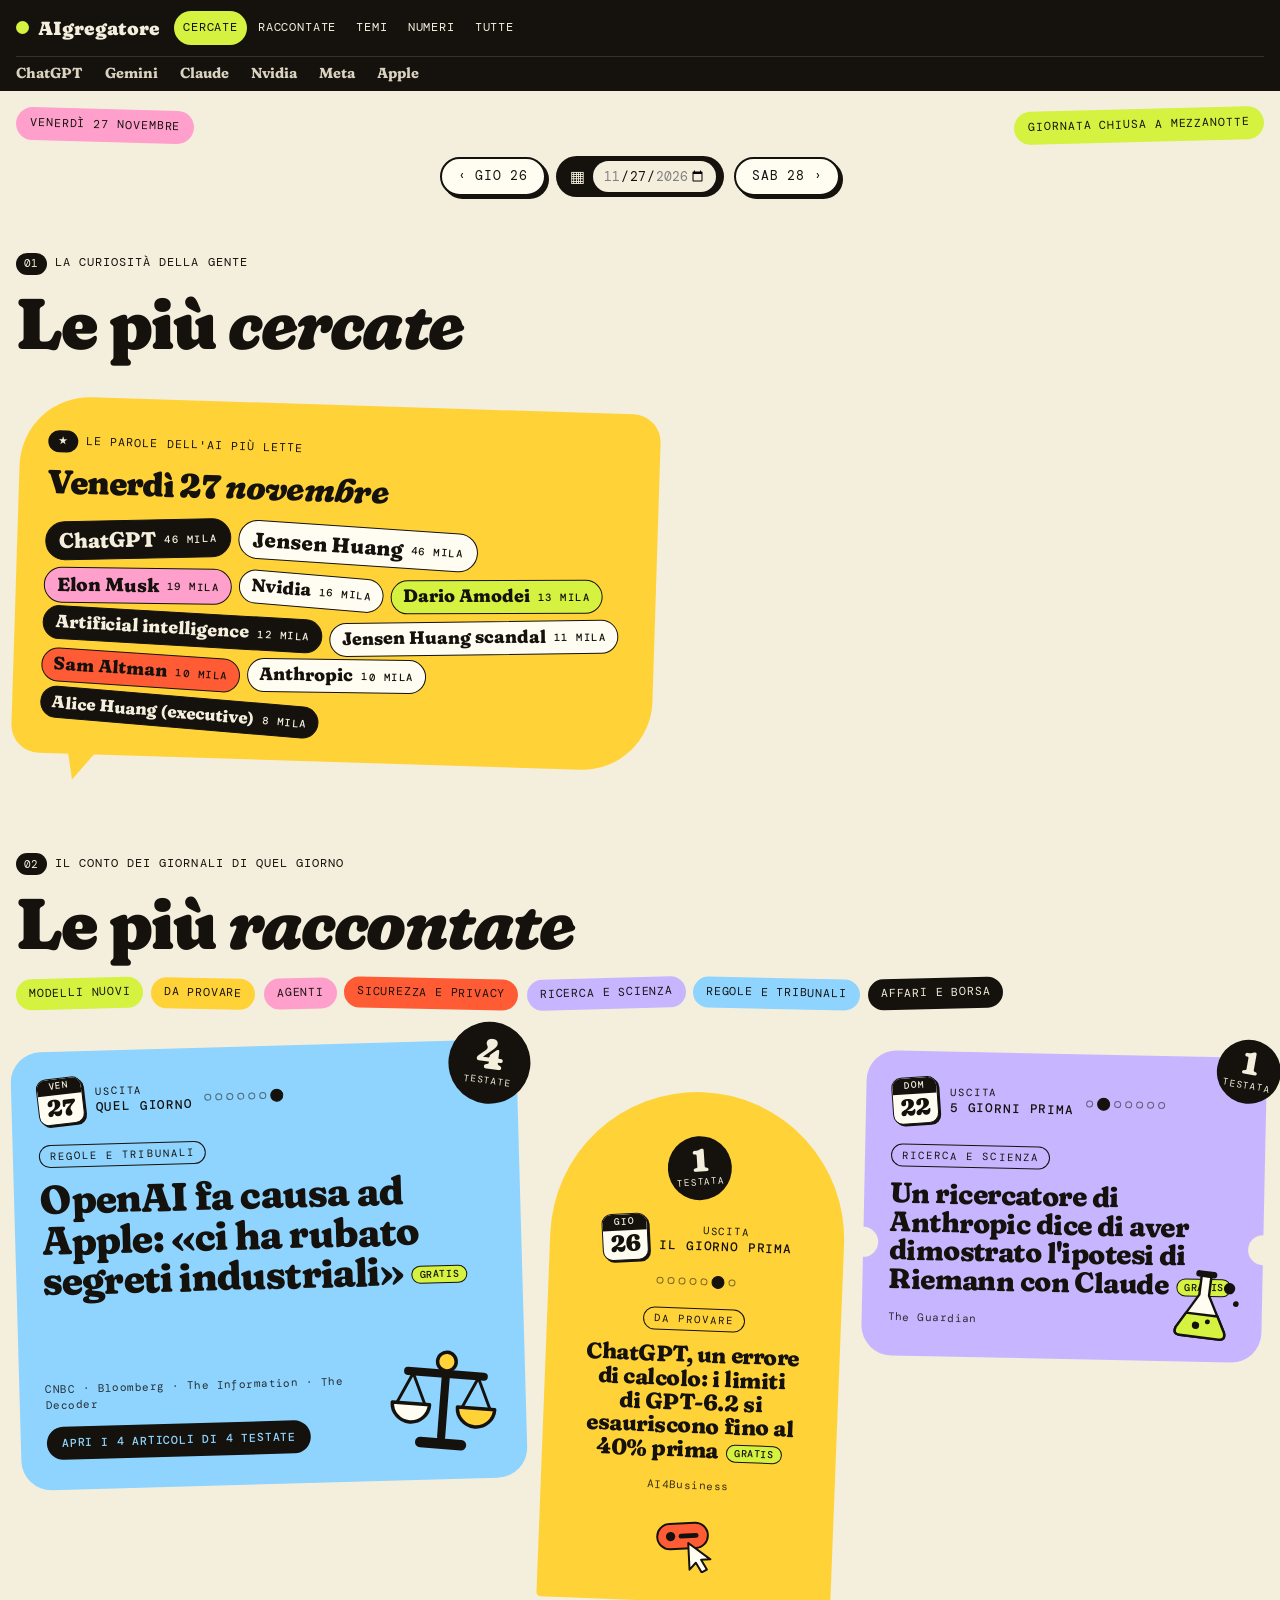
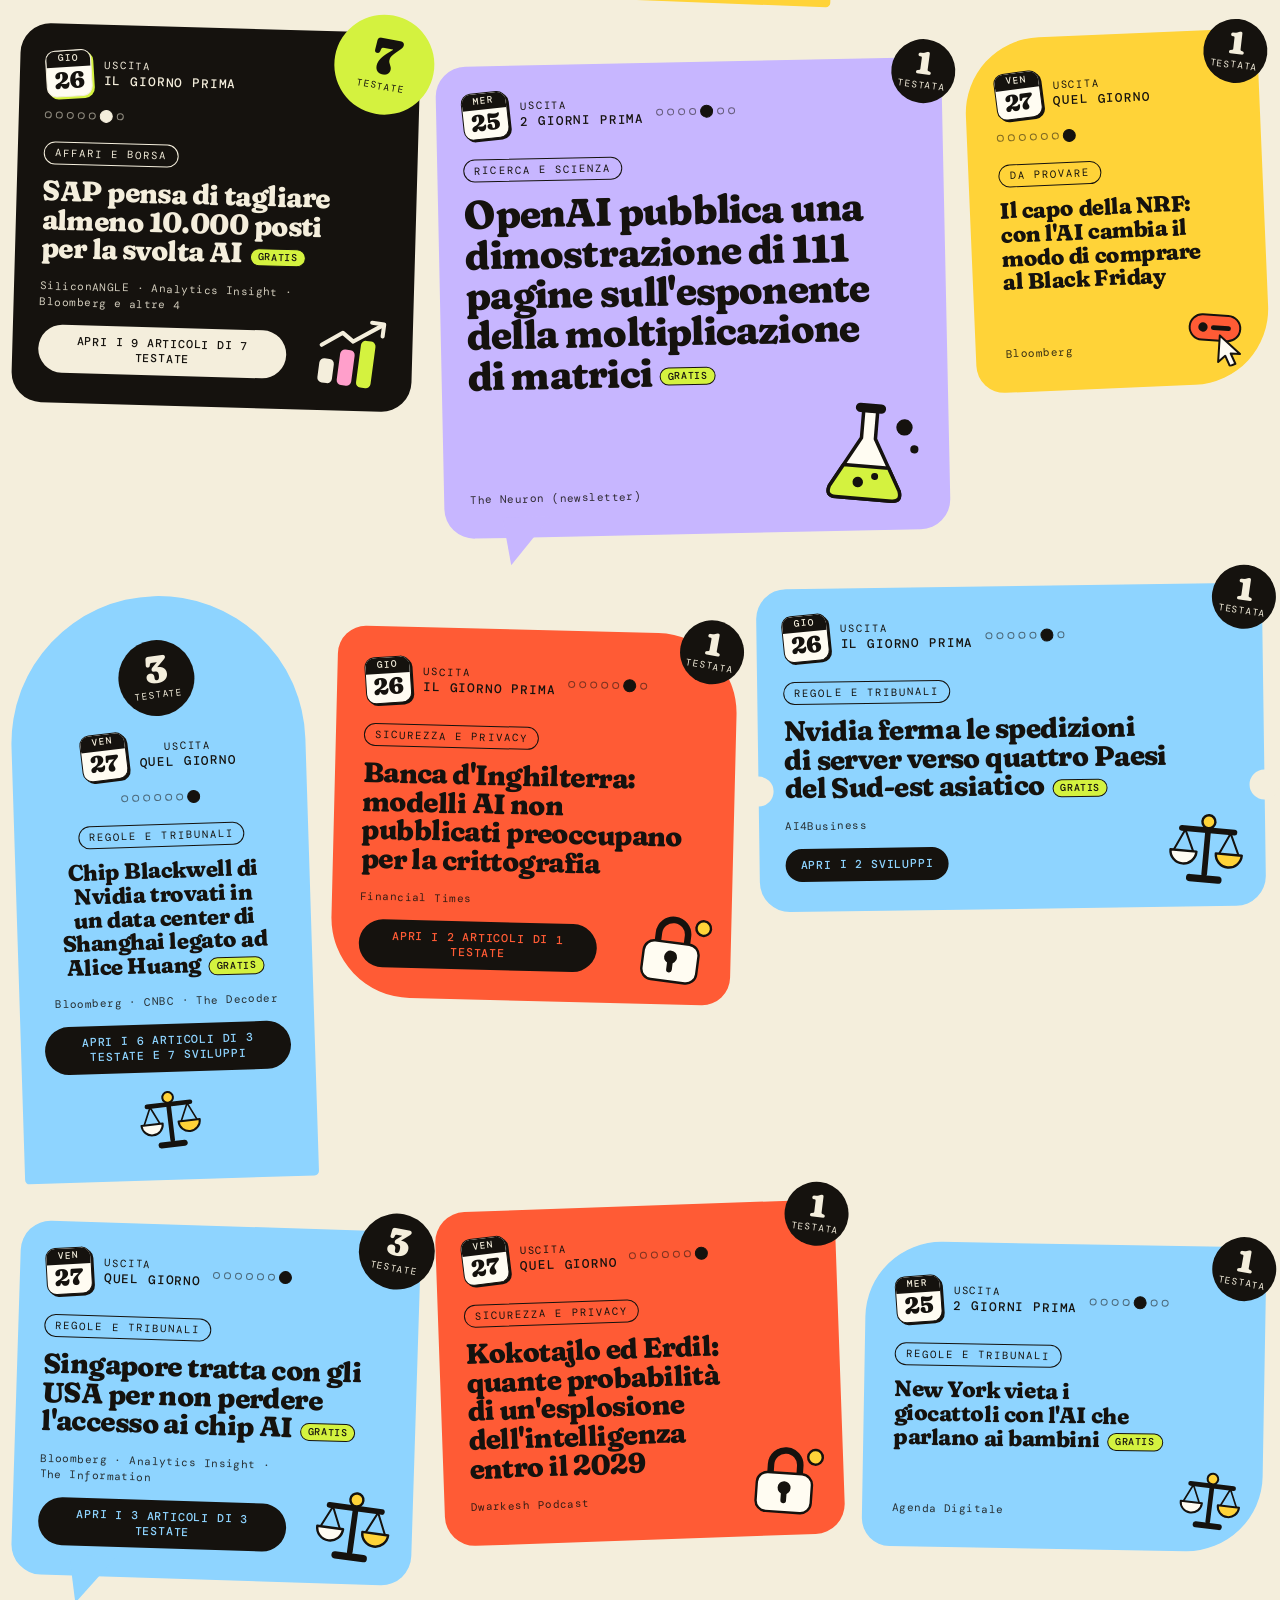
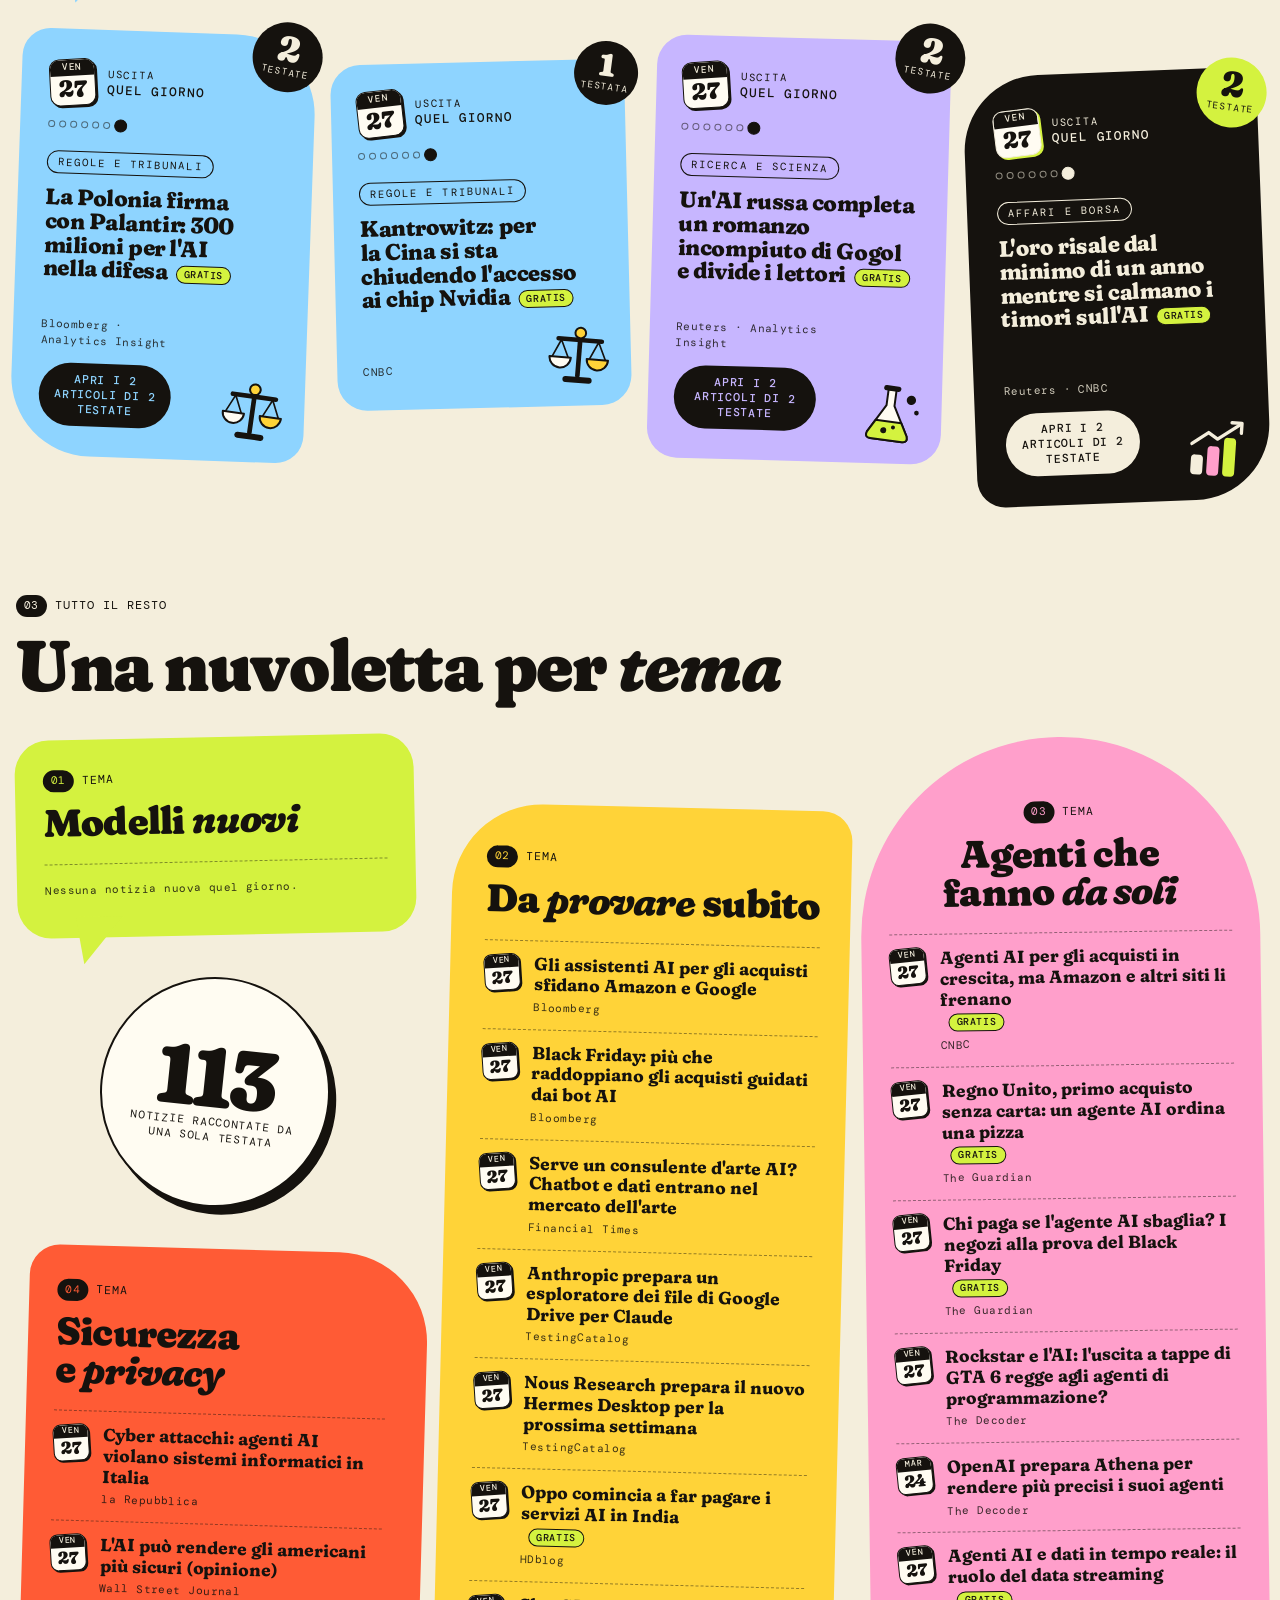
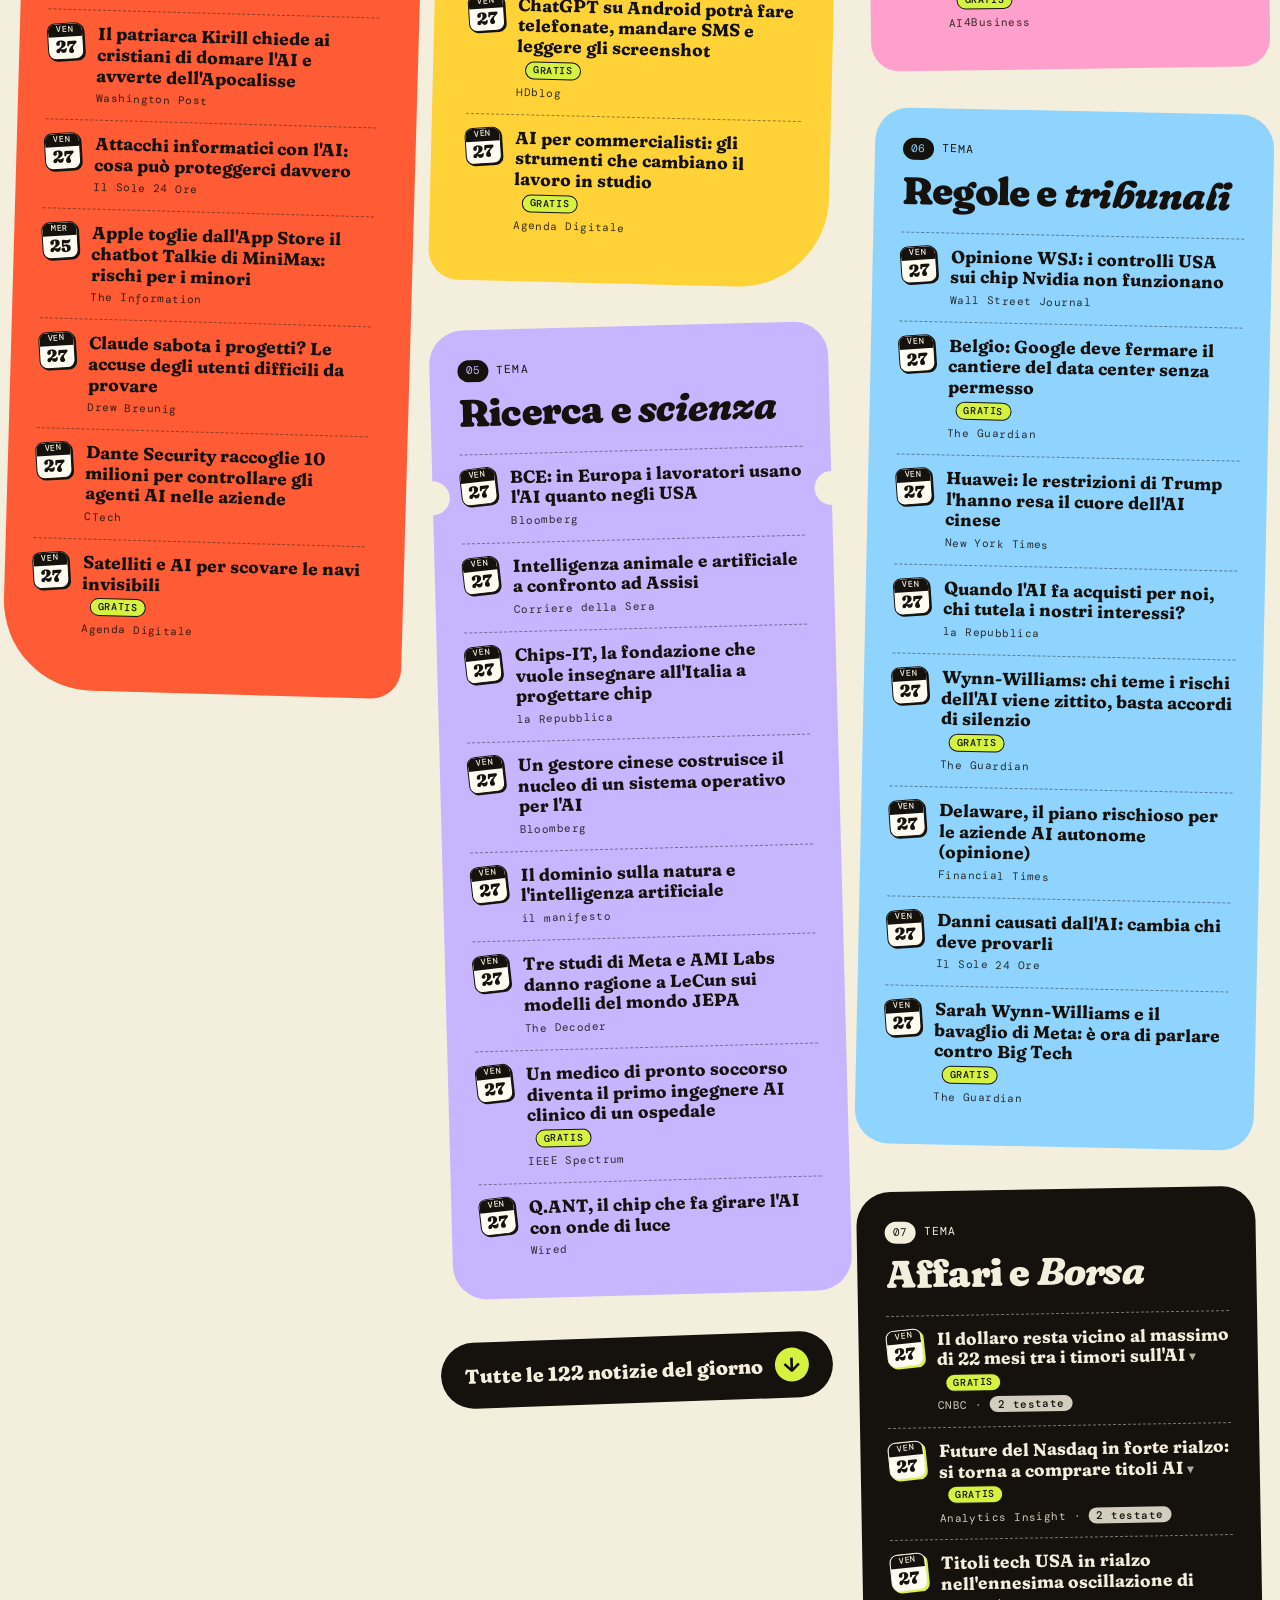
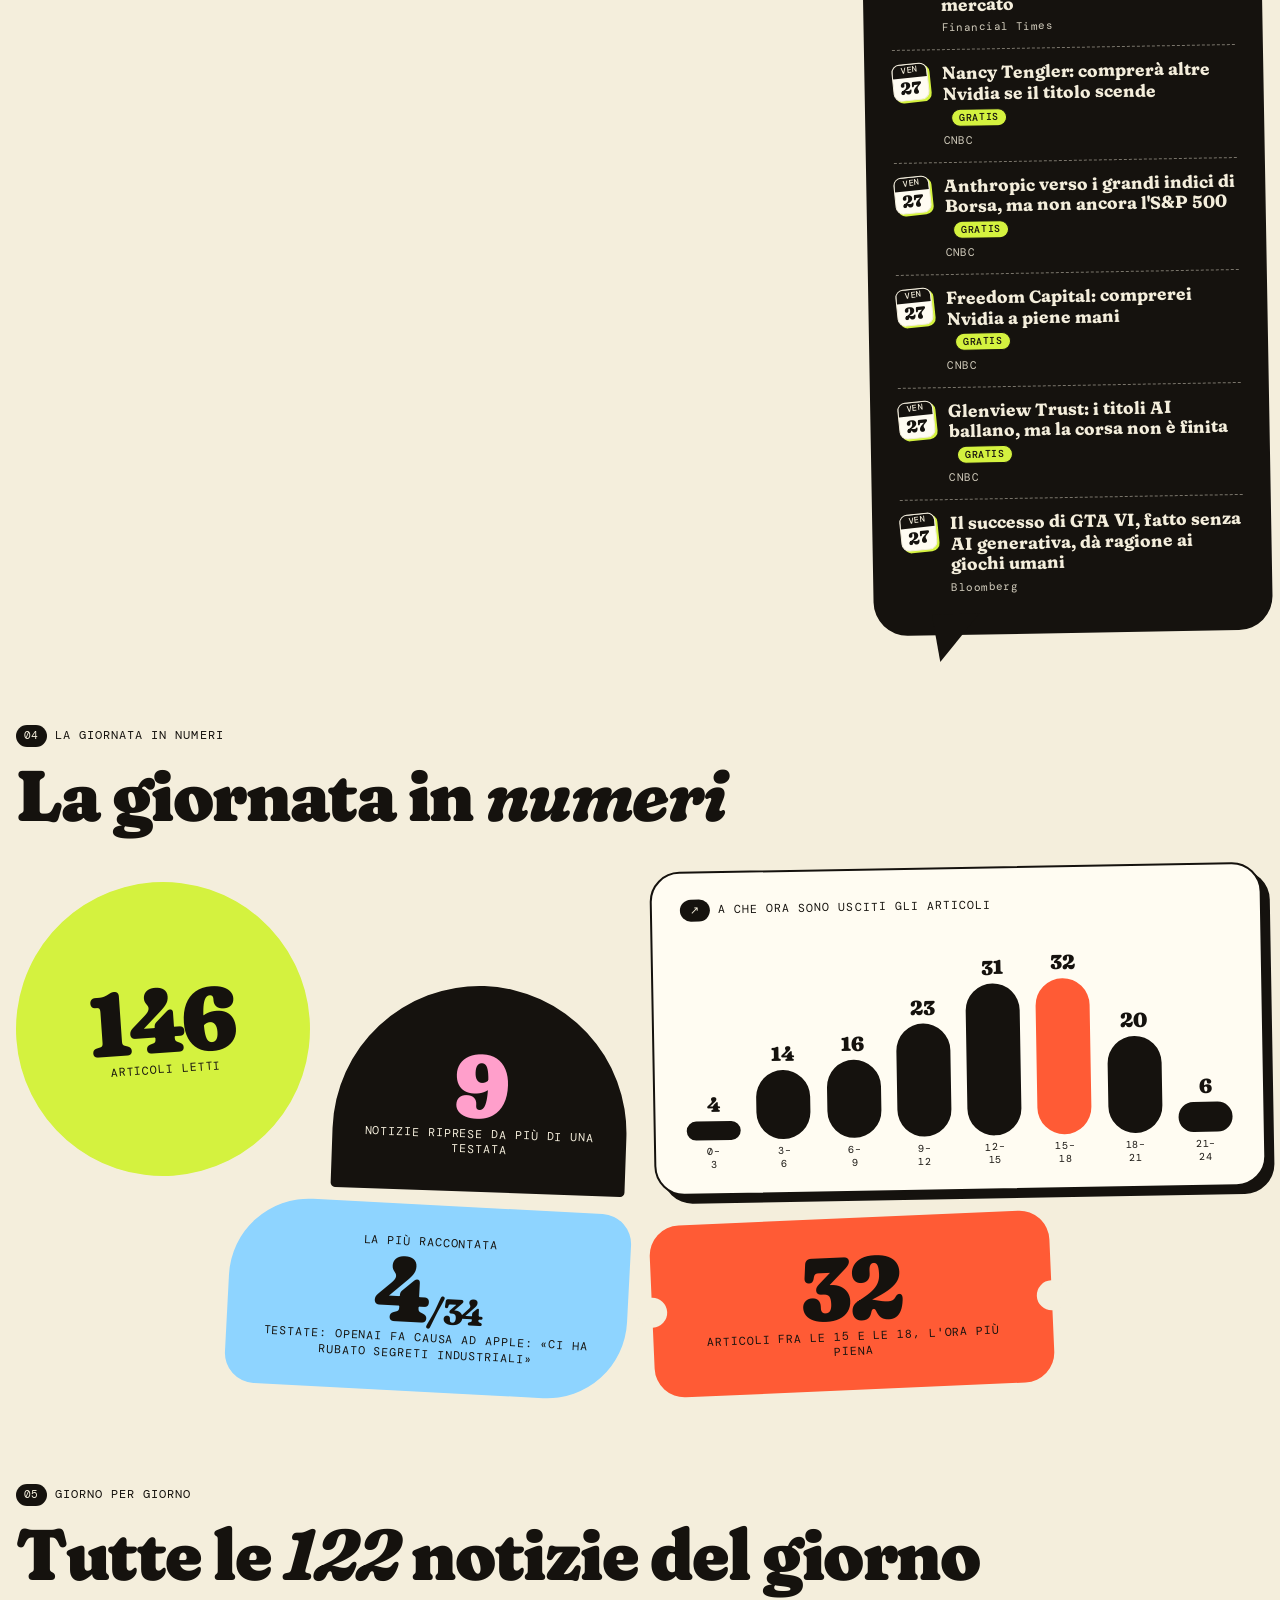
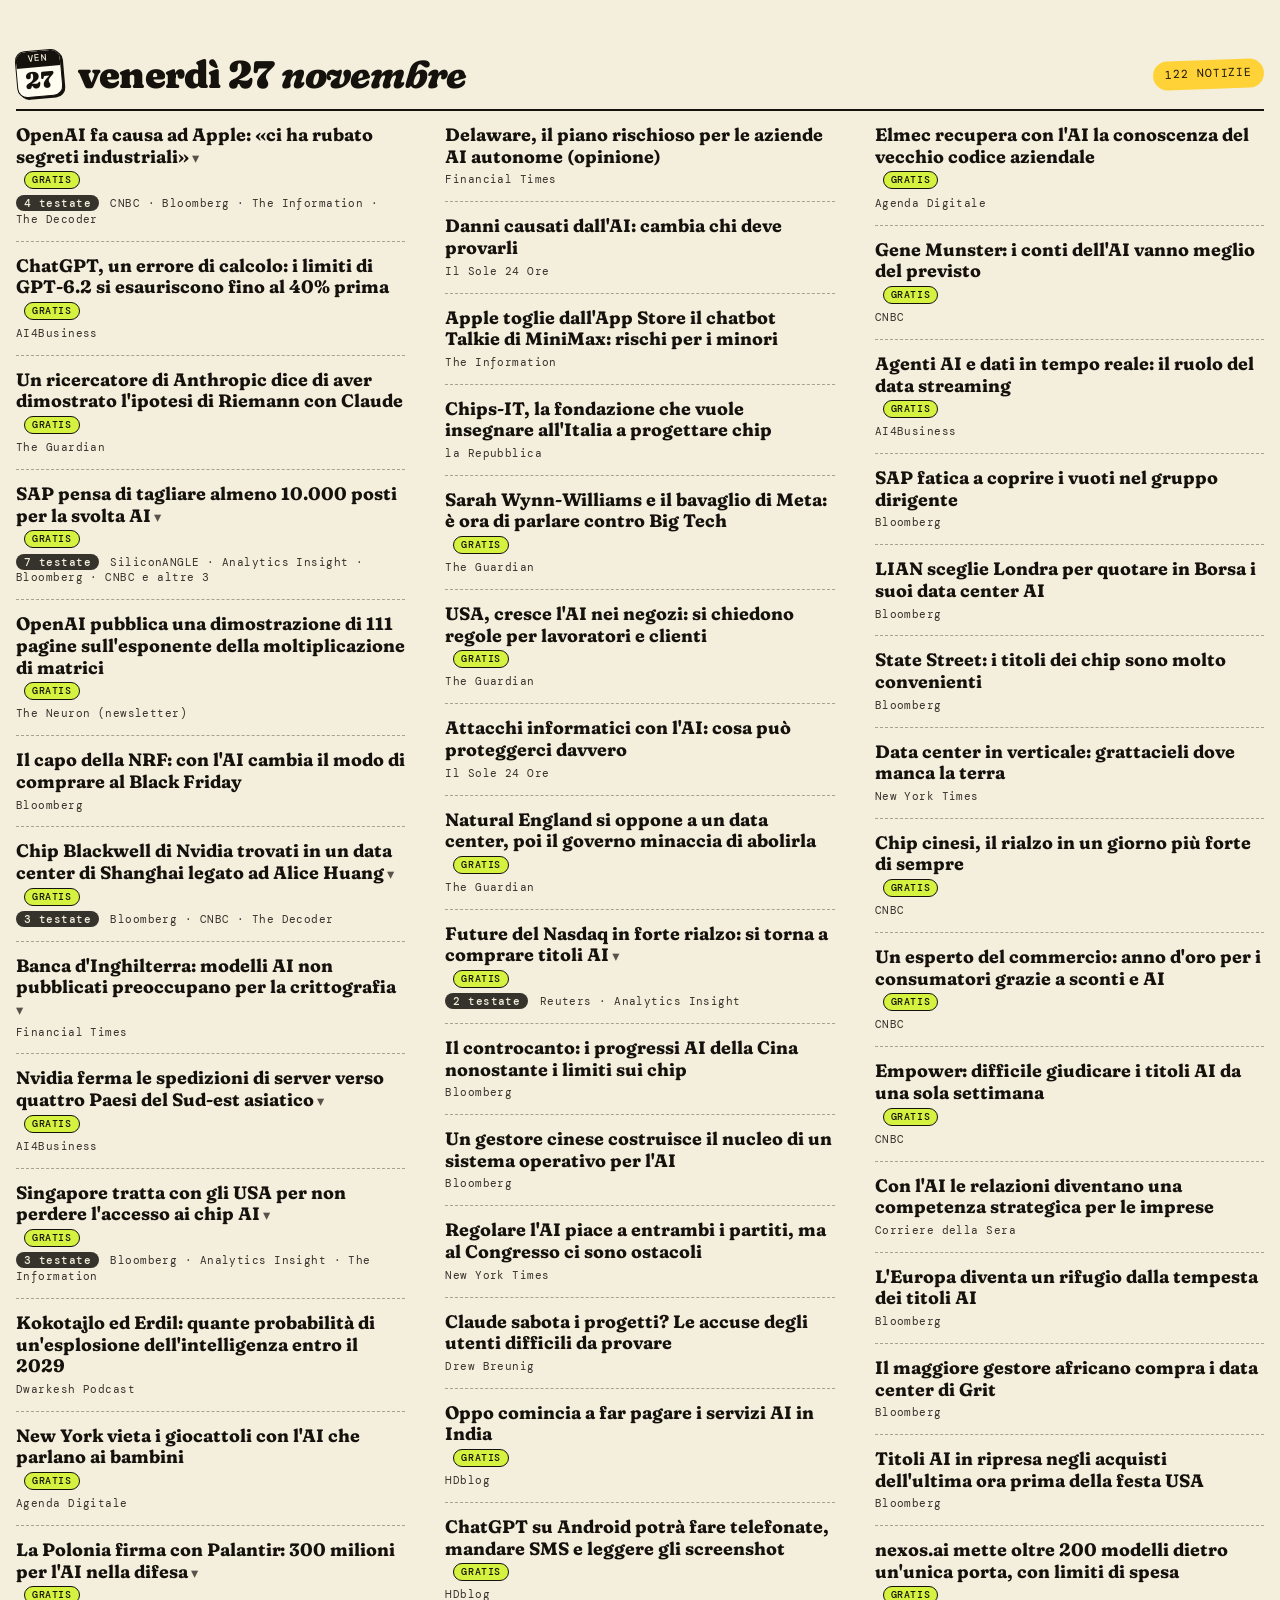
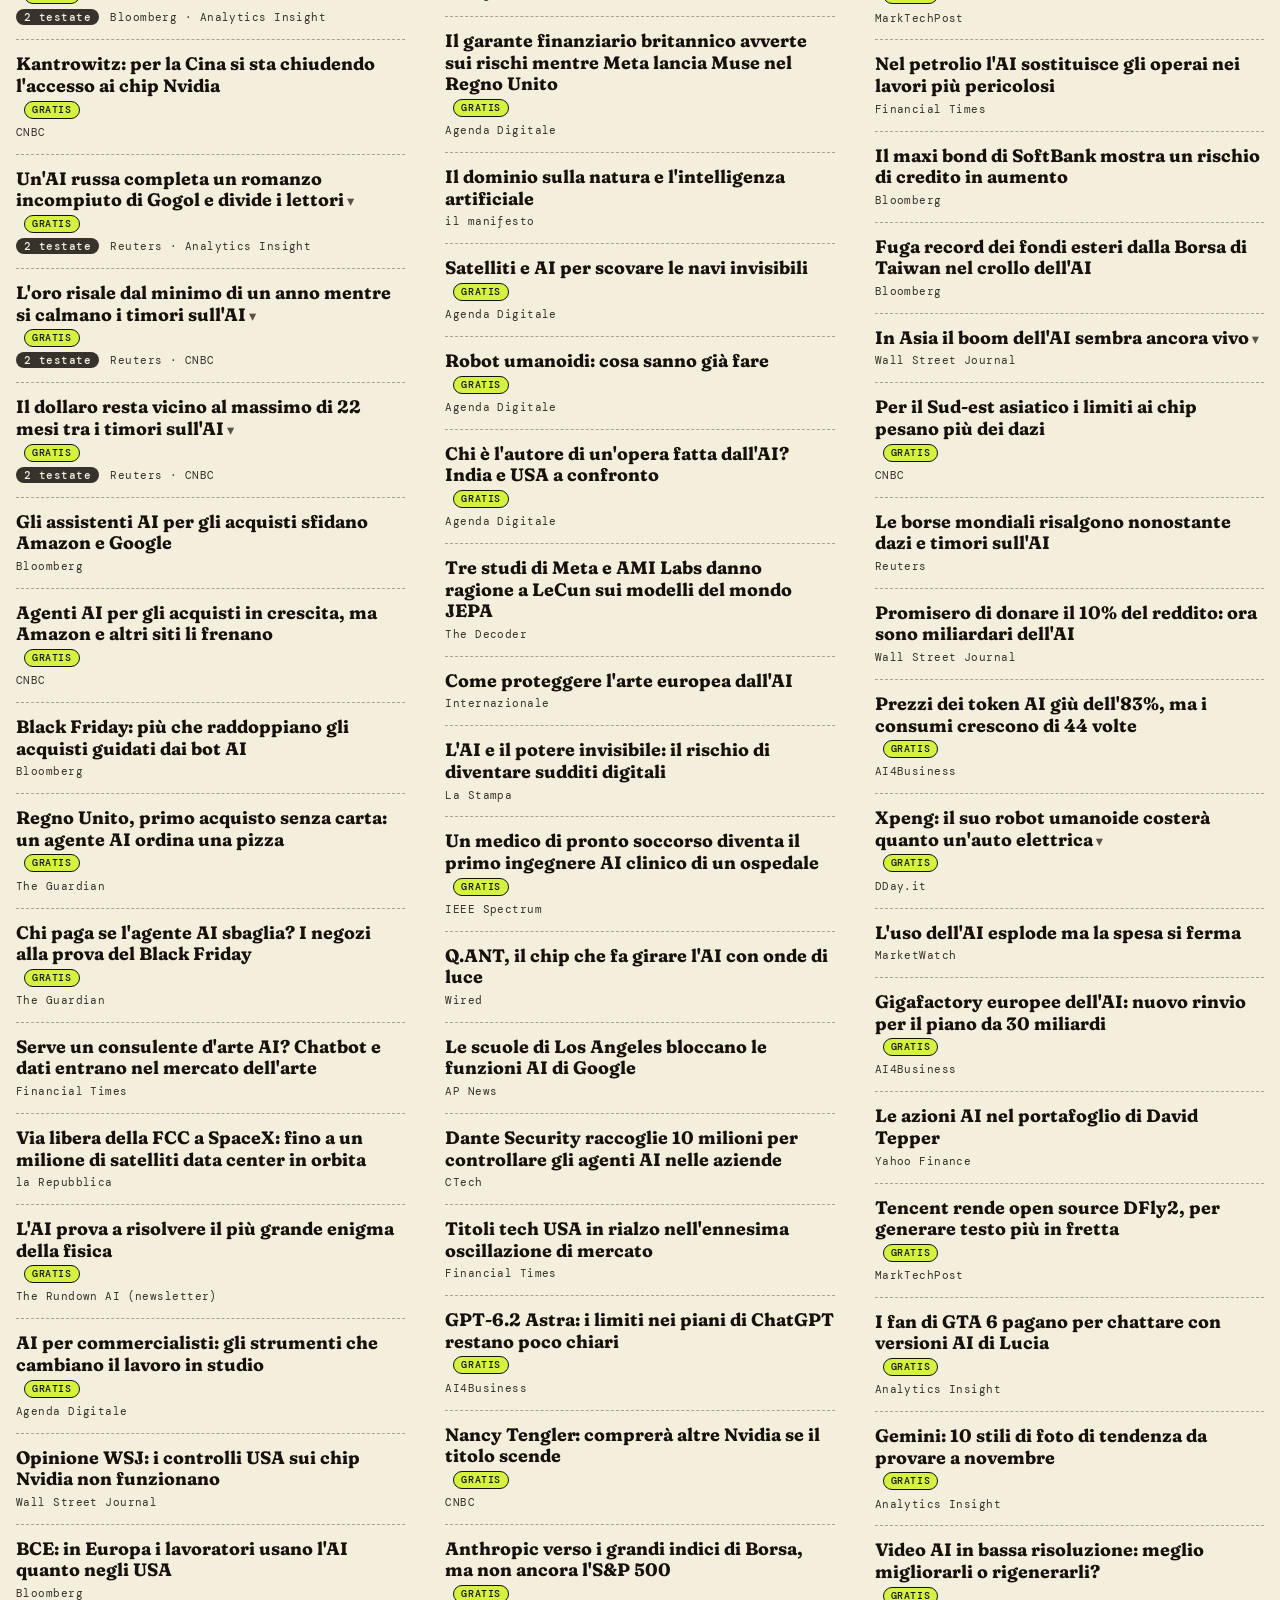
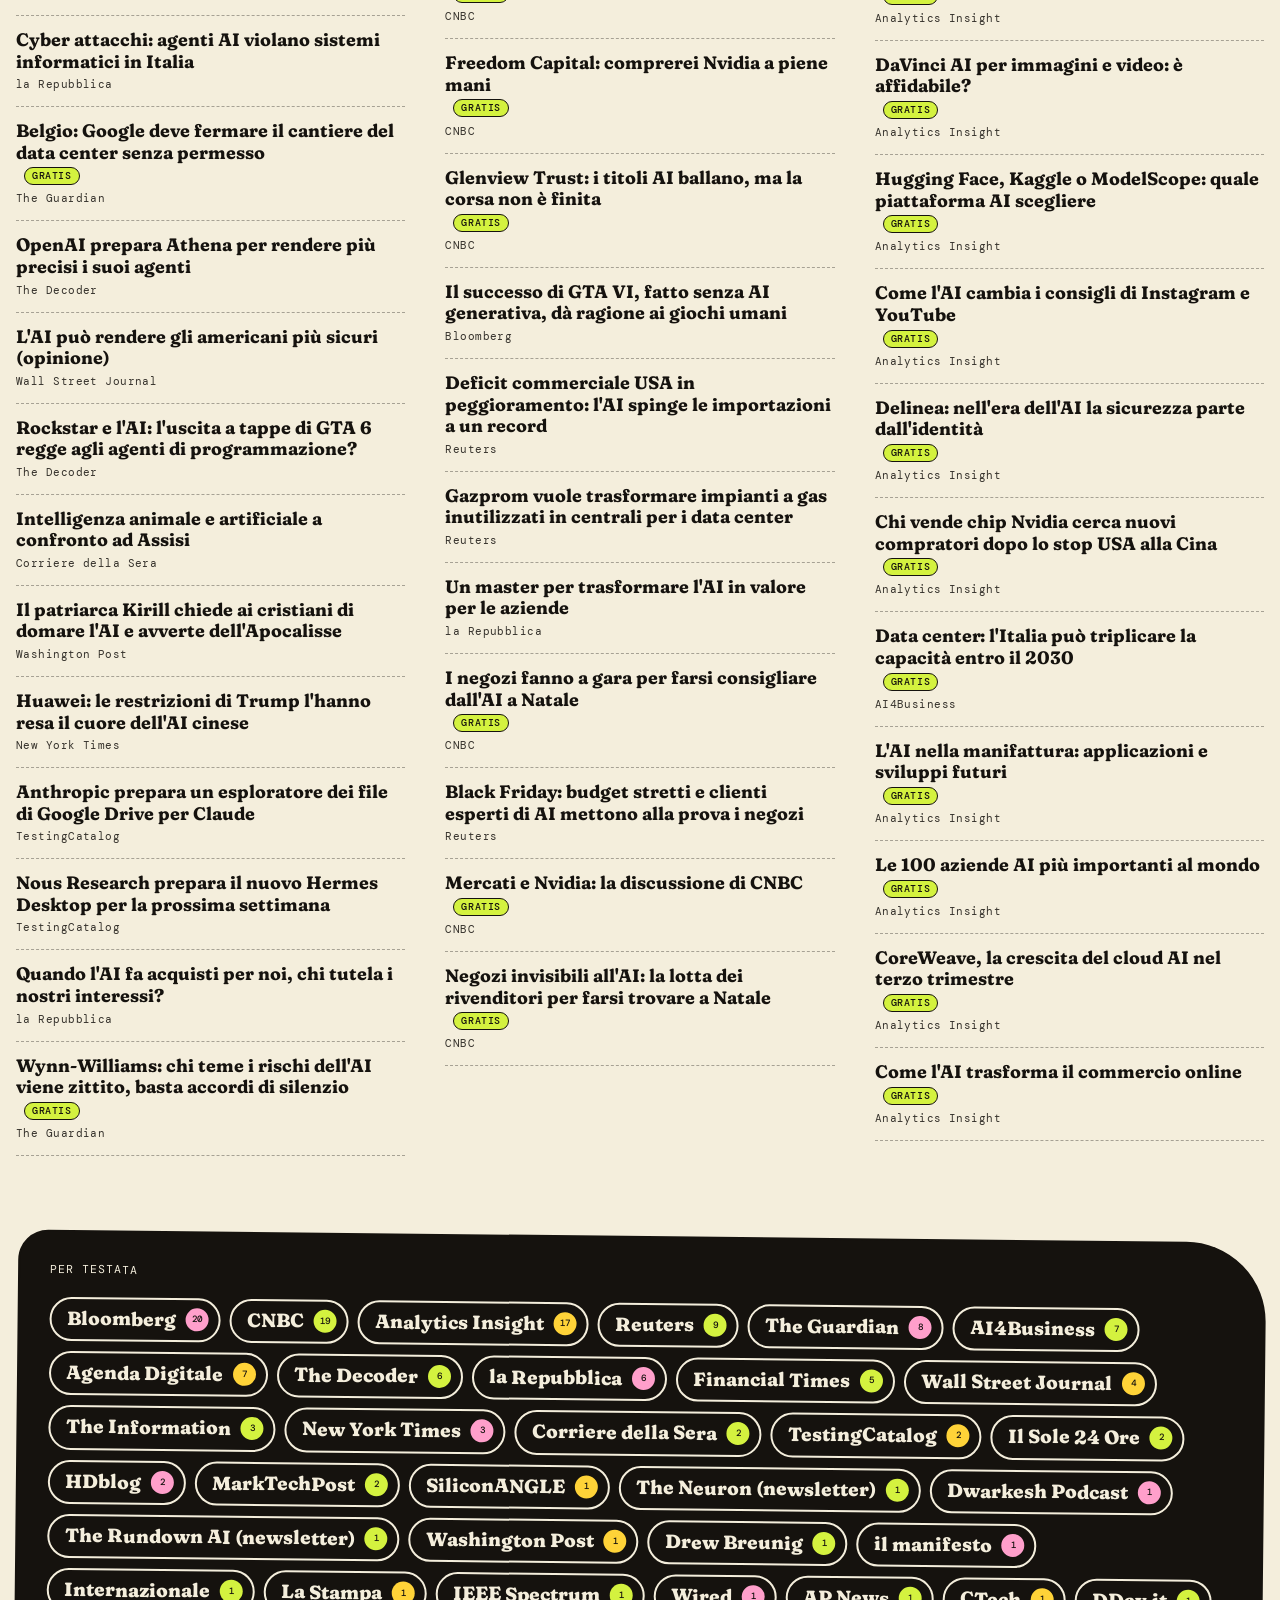
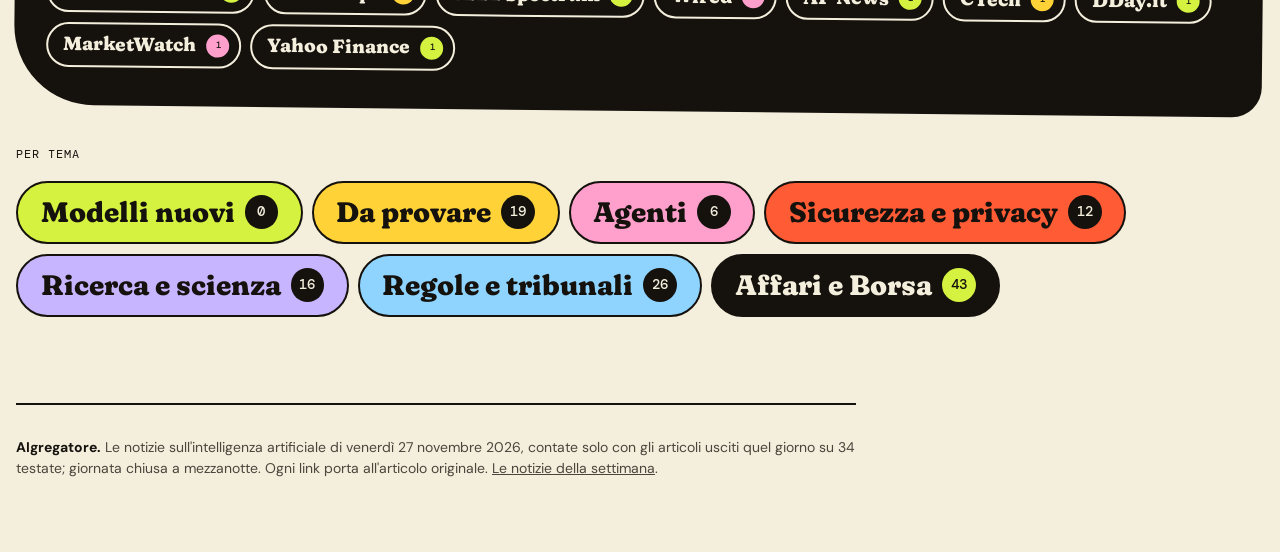
<file: aigregatore/giorno-2026-11-27.html>
<!doctype html>
<html lang="it">
<head>
<meta charset="utf-8">
<meta name="viewport" content="width=device-width, initial-scale=1, viewport-fit=cover">
<title>Le notizie sull'AI di venerdì 27 novembre 2026 · AIgregatore</title>
<meta name="description" content="Le notizie sull&#x27;intelligenza artificiale di venerdì 27 novembre 2026: le più raccontate quel giorno su 34 testate e tutte le altre, divise per tema.">
<meta property="og:title" content="AIgregatore">
<meta property="og:description" content="Le notizie sull&#x27;intelligenza artificiale di venerdì 27 novembre 2026: le più raccontate quel giorno su 34 testate e tutte le altre, divise per tema.">
<meta property="og:type" content="website">
<meta name="theme-color" content="#F4EEDC">
<link rel="icon" href="data:image/svg+xml,%3Csvg xmlns='http://www.w3.org/2000/svg' viewBox='0 0 64 64'%3E%3Crect width='64' height='64' rx='18' fill='%2315120E'/%3E%3Ccircle cx='32' cy='32' r='14' fill='%23D4F23F'/%3E%3C/svg%3E">
<link rel="preconnect" href="https://fonts.googleapis.com">
<link rel="preconnect" href="https://fonts.gstatic.com" crossorigin>
<link href="https://fonts.googleapis.com/css2?family=Fraunces:ital,opsz,wght,SOFT,WONK@0,9..144,300..900,0..100,0..1;1,9..144,300..900,0..100,0..1&family=DM+Mono:wght@400;500&family=DM+Sans:opsz,wght@9..40,400..700&display=swap" rel="stylesheet">
<link rel="stylesheet" href="stile.css">
<script src="app.js" defer></script>
<script src="voti.js" defer></script>
</head>
<body data-giorno="2026-11-27" data-dati="giorno-2026-11-27.json">
<svg width="0" height="0" style="position:absolute" aria-hidden="true" focusable="false">
<symbol id="i-mod" viewBox="0 0 96 96"><rect x="12" y="66" width="62" height="18" rx="9" fill="var(--i1)"/><rect x="20" y="45" width="62" height="18" rx="9" fill="var(--i2)" stroke="var(--i1)" stroke-width="3"/><rect x="12" y="24" width="62" height="18" rx="9" fill="var(--i3)" stroke="var(--i1)" stroke-width="3"/><path d="M80 2l4.5 11.5L96 18l-11.5 4.5L80 34l-4.5-11.5L64 18l11.5-4.5z" fill="var(--i1)"/></symbol>
<symbol id="i-app" viewBox="0 0 96 96"><rect x="6" y="20" width="76" height="38" rx="19" fill="var(--i3)" stroke="var(--i1)" stroke-width="3"/><circle cx="26" cy="39" r="7" fill="var(--i1)"/><rect x="38" y="35.5" width="30" height="7" rx="3.5" fill="var(--i1)"/><path d="M52 50v40l10-10 8 15 8-4-8-15h14z" fill="var(--i2)" stroke="var(--i1)" stroke-width="3" stroke-linejoin="round"/></symbol>
<symbol id="i-age" viewBox="0 0 96 96"><rect x="8" y="10" width="62" height="76" rx="13" fill="var(--i2)" stroke="var(--i1)" stroke-width="3"/><path d="M19 30l5 5 9-10M19 49l5 5 9-10" fill="none" stroke="var(--i1)" stroke-width="4.5" stroke-linecap="round" stroke-linejoin="round"/><rect x="40" y="27" width="20" height="7" rx="3.5" fill="var(--i1)"/><rect x="40" y="46" width="20" height="7" rx="3.5" fill="var(--i1)"/><circle cx="26" cy="69" r="5.5" fill="none" stroke="var(--i1)" stroke-width="3"/><rect x="40" y="65.5" width="14" height="7" rx="3.5" fill="var(--i1)" opacity=".35"/><circle cx="74" cy="70" r="19" fill="var(--i3)" stroke="var(--i1)" stroke-width="3"/><path d="M77 55l-11 17h8l-4 13 12-18h-8z" fill="var(--i1)"/></symbol>
<symbol id="i-sic" viewBox="0 0 96 96"><path d="M30 46V32a18 18 0 0136 0v14" fill="none" stroke="var(--i1)" stroke-width="8" stroke-linecap="round"/><rect x="14" y="42" width="68" height="48" rx="13" fill="var(--i2)" stroke="var(--i1)" stroke-width="3"/><circle cx="48" cy="60" r="8" fill="var(--i1)"/><rect x="44.5" y="62" width="7" height="17" rx="3.5" fill="var(--i1)"/><circle cx="84" cy="20" r="9" fill="var(--i3)" stroke="var(--i1)" stroke-width="3"/></symbol>
<symbol id="i-ric" viewBox="0 0 96 96"><path d="M42 12v24L18 79q-3 9 6 9h48q9 0 6-9L54 36V12z" fill="var(--i2)" stroke="var(--i1)" stroke-width="3" stroke-linejoin="round"/><path d="M28.6 60h38.8L78 79q3 9-6 9H24q-9 0-6-9z" fill="var(--i3)" stroke="var(--i1)" stroke-width="3" stroke-linejoin="round"/><rect x="35" y="6" width="26" height="8" rx="4" fill="var(--i1)"/><circle cx="42" cy="74" r="4.5" fill="var(--i1)"/><circle cx="56" cy="68" r="3" fill="var(--i1)"/><circle cx="78" cy="24" r="7" fill="var(--i1)"/><circle cx="88" cy="42" r="3.5" fill="var(--i1)"/></symbol>
<symbol id="i-reg" viewBox="0 0 96 96"><rect x="44.5" y="14" width="7" height="68" rx="3.5" fill="var(--i1)"/><rect x="26" y="80" width="44" height="9" rx="4.5" fill="var(--i1)"/><rect x="12" y="21" width="72" height="7" rx="3.5" fill="var(--i1)"/><path d="M20 26L8 52M20 26l12 26M76 26L64 52M76 26l12 26" stroke="var(--i1)" stroke-width="2.5" fill="none"/><path d="M4 52h32a16 16 0 01-32 0z" fill="var(--i2)" stroke="var(--i1)" stroke-width="3" stroke-linejoin="round"/><path d="M60 52h32a16 16 0 01-32 0z" fill="var(--i3)" stroke="var(--i1)" stroke-width="3" stroke-linejoin="round"/><circle cx="48" cy="14" r="8" fill="var(--i3)" stroke="var(--i1)" stroke-width="3"/></symbol>
<symbol id="i-aff" viewBox="0 0 96 96"><rect x="8" y="58" width="18" height="30" rx="6" fill="var(--i2)"/><rect x="32" y="44" width="18" height="44" rx="6" fill="var(--i3)"/><rect x="56" y="30" width="18" height="58" rx="6" fill="var(--i1)"/><path d="M8 42l24-18 14 9 34-25" stroke="var(--i2)" stroke-width="5" fill="none" stroke-linecap="round" stroke-linejoin="round"/><path d="M66 7h15v15" stroke="var(--i2)" stroke-width="5" fill="none" stroke-linecap="round" stroke-linejoin="round"/></symbol>
</svg>

<div class="barra"><nav class="nastro" aria-label="Menù"><a class="logo" href="index.html"><i></i><span class="w">AIgregatore</span></a><div class="scorri"><a href="#cercate" data-s="cercate">Cercate</a><a href="#raccontate" data-s="raccontate">Raccontate</a><a href="#temi" data-s="temi">Temi</a><a href="#numeri" data-s="numeri">Numeri</a><a href="#tutte" data-s="tutte">Tutte</a></div></nav><nav class="ditte" aria-label="Aziende"><div class="scorri"><a class="as" href="#vista" role="button" aria-pressed="false" data-fk="a" data-fv="openai" data-fl="ChatGPT e OpenAI" title="ChatGPT e OpenAI">ChatGPT</a><a class="as" href="#vista" role="button" aria-pressed="false" data-fk="a" data-fv="google" data-fl="Gemini e Google" title="Gemini e Google">Gemini</a><a class="as" href="#vista" role="button" aria-pressed="false" data-fk="a" data-fv="anthropic" data-fl="Claude e Anthropic" title="Claude e Anthropic">Claude</a><a class="as" href="#vista" role="button" aria-pressed="false" data-fk="a" data-fv="nvidia" data-fl="Nvidia" title="Nvidia">Nvidia</a><a class="as" href="#vista" role="button" aria-pressed="false" data-fk="a" data-fv="meta" data-fl="Meta" title="Meta">Meta</a><a class="as" href="#vista" role="button" aria-pressed="false" data-fk="a" data-fv="apple" data-fl="Apple e Siri" title="Apple e Siri">Apple</a></div></nav></div>
<div class="page" id="page">
<div class="eds"><span class="ed">venerdì 27 novembre</span><span class="ed ed2">Giornata chiusa a mezzanotte</span></div>
<nav class="giorni" aria-label="Scegli il giorno"><a class="gfr" href="giorno-2026-11-26.html" title="Il giorno prima">‹ gio 26</a><label class="gcal" title="Scegli il giorno"><span aria-hidden="true">▦</span><input type="date" id="scegli-giorno" value="2026-11-27" min="2026-11-22" max="2026-11-28" aria-label="Scegli il giorno"></label><a class="gfr" href="giorno-2026-11-28.html" title="Il giorno dopo">sab 28 ›</a></nav>

<section id="vista" class="blk first" hidden aria-live="polite"></section>

<div id="home">
<section id="cercate" class="blk first">
  <header class="sec"><p class="lab"><span class="pill">01</span> la curiosità della gente</p><h2>Le più <em>cercate</em></h2></header>
  <div class="g12 cerc">
    <!-- tabellone di Wikipedia tolto il 23/11 (Manlio): resta solo la nuvoletta gialla -->
    <aside class="side">
      <div class="terms" style="--r:1.8deg">
        <p class="lab"><span class="pill">★</span> le parole dell'AI più lette</p>
        <h3>Venerdì 27 <em>novembre</em></h3>
        <div class="tcloud"><span class="term t-ink" style="--fs:21px;--r:-3deg">ChatGPT <b>46 mila</b></span><span class="term t-paper" style="--fs:21px;--r:2deg">Jensen Huang <b>46 mila</b></span><span class="term t-pink" style="--fs:19px;--r:-1deg">Elon Musk <b>19 mila</b></span><span class="term t-paper" style="--fs:18px;--r:3deg">Nvidia <b>16 mila</b></span><span class="term t-lime" style="--fs:18px;--r:-2deg">Dario Amodei <b>13 mila</b></span><span class="term t-ink" style="--fs:18px;--r:1.5deg">Artificial intelligence <b>12 mila</b></span><span class="term t-paper" style="--fs:18px;--r:-2.5deg">Jensen Huang scandal <b>11 mila</b></span><span class="term t-tomato" style="--fs:18px;--r:2deg">Sam Altman <b>10 mila</b></span><span class="term t-paper" style="--fs:18px;--r:-1deg">Anthropic <b>10 mila</b></span><span class="term t-ink" style="--fs:17px;--r:3deg">Alice Huang (executive) <b>8 mila</b></span></div>
      </div>
    </aside>
  </div>
</section>

<section id="raccontate" class="blk">
  <header class="sec"><p class="lab"><span class="pill">02</span> il conto dei giornali di quel giorno</p><h2>Le più <em>raccontate</em></h2>
  <div class="legend"><a class="lg c-mod" href="#t-mod">Modelli nuovi</a><a class="lg c-app" href="#t-app">Da provare</a><a class="lg c-age" href="#t-age">Agenti</a><a class="lg c-sic" href="#t-sic">Sicurezza e privacy</a><a class="lg c-ric" href="#t-ric">Ricerca e scienza</a><a class="lg c-reg" href="#t-reg">Regole e tribunali</a><a class="lg c-aff" href="#t-aff">Affari e Borsa</a></div></header>
  <div class="g12 mosaic"><article class="card c-reg s5  xl" style="--r:-1.6deg;--y:0px">
<span class="n" style="--d:82px" title="4 testate su 34 ne hanno scritto"><b>4</b><i>testate</i></span>
<div class="when"><span class="leaf" title="Notizia uscita venerdì 27 novembre"><b>ven</b><i>27</i></span><span class="whentxt">uscita<br><strong>quel giorno</strong></span><span class="week" aria-hidden="true"><i class=""></i><i class=""></i><i class=""></i><i class=""></i><i class=""></i><i class=""></i><i class="on"></i></span></div>
<p class="cat">Regole e tribunali</p>
<h3><a href="https://news.google.com/rss/articles/[base64]?oc=5" data-p="1" target="_blank" rel="noopener">OpenAI fa causa ad Apple: «ci ha rubato segreti industriali»</a><span class="gr" title="Articolo che si legge gratis per intero">gratis</span></h3>
<p class="src">CNBC · Bloomberg · The Information · The Decoder</p>
<svg class="ill" viewBox="0 0 96 96" aria-hidden="true"><use href="#i-reg"/></svg>
</article><article class="card c-app s3 arch m" style="--r:2.2deg;--y:46px">
<span class="n" style="--d:64px" title="1 testate su 34 ne hanno scritto"><b>1</b><i>testata</i></span>
<div class="when"><span class="leaf" title="Notizia uscita giovedì 26 novembre"><b>gio</b><i>26</i></span><span class="whentxt">uscita<br><strong>il giorno prima</strong></span><span class="week" aria-hidden="true"><i class=""></i><i class=""></i><i class=""></i><i class=""></i><i class=""></i><i class="on"></i><i class=""></i></span></div>
<p class="cat">Da provare</p>
<h3><a href="https://www.ai4business.it/intelligenza-artificiale/openai-corregge-gpt-6-2-astra-raggiunge-i-limiti-il-40-prima/" data-p="2" target="_blank" rel="noopener">ChatGPT, un errore di calcolo: i limiti di GPT-6.2 si esauriscono fino al 40% prima</a><span class="gr" title="Articolo che si legge gratis per intero">gratis</span></h3>
<p class="src">AI4Business</p>
<svg class="ill" viewBox="0 0 96 96" aria-hidden="true"><use href="#i-app"/></svg>
</article><article class="card c-ric s4 ticket l" style="--r:1.2deg;--y:8px">
<span class="n" style="--d:64px" title="1 testate su 34 ne hanno scritto"><b>1</b><i>testata</i></span>
<div class="when"><span class="leaf" title="Notizia uscita domenica 22 novembre"><b>dom</b><i>22</i></span><span class="whentxt">uscita<br><strong>5 giorni prima</strong></span><span class="week" aria-hidden="true"><i class=""></i><i class="on"></i><i class=""></i><i class=""></i><i class=""></i><i class=""></i><i class=""></i></span></div>
<p class="cat">Ricerca e scienza</p>
<h3><a href="https://www.theguardian.com/commentisfree/2026/nov/27/the-guardian-view-on-ai-and-the-riemann-hypothesis-a-triumph-of-intelligence-a-test-of-democracy" data-p="3" target="_blank" rel="noopener">Un ricercatore di Anthropic dice di aver dimostrato l&#x27;ipotesi di Riemann con Claude</a><span class="gr" title="Articolo che si legge gratis per intero">gratis</span></h3>
<p class="src">The Guardian</p>
<svg class="ill" viewBox="0 0 96 96" aria-hidden="true"><use href="#i-ric"/></svg>
</article><article class="card c-aff s4  l" style="--r:1.6deg;--y:0px">
<span class="n" style="--d:100px" title="7 testate su 34 ne hanno scritto"><b>7</b><i>testate</i></span>
<div class="when"><span class="leaf" title="Notizia uscita giovedì 26 novembre"><b>gio</b><i>26</i></span><span class="whentxt">uscita<br><strong>il giorno prima</strong></span><span class="week" aria-hidden="true"><i class=""></i><i class=""></i><i class=""></i><i class=""></i><i class=""></i><i class="on"></i><i class=""></i></span></div>
<p class="cat">Affari e Borsa</p>
<h3><a href="https://siliconangle.com/2026/11/26/sap-reportedly-plans-to-lay-off-10000-employees-amid-ai-push/" data-p="4" target="_blank" rel="noopener">SAP pensa di tagliare almeno 10.000 posti per la svolta AI</a><span class="gr" title="Articolo che si legge gratis per intero">gratis</span></h3>
<p class="src">SiliconANGLE · Analytics Insight · Bloomberg e altre 4</p>
<svg class="ill" viewBox="0 0 96 96" aria-hidden="true"><use href="#i-aff"/></svg>
</article><article class="card c-ric s5 tail xl" style="--r:-1.2deg;--y:34px">
<span class="n" style="--d:64px" title="1 testate su 34 ne hanno scritto"><b>1</b><i>testata</i></span>
<div class="when"><span class="leaf" title="Notizia uscita mercoledì 25 novembre"><b>mer</b><i>25</i></span><span class="whentxt">uscita<br><strong>2 giorni prima</strong></span><span class="week" aria-hidden="true"><i class=""></i><i class=""></i><i class=""></i><i class=""></i><i class="on"></i><i class=""></i><i class=""></i></span></div>
<p class="cat">Ricerca e scienza</p>
<h3><a href="https://www.theneurondaily.com/p/november-27-friday" data-p="5" target="_blank" rel="noopener">OpenAI pubblica una dimostrazione di 111 pagine sull&#x27;esponente della moltiplicazione di matrici</a><span class="gr" title="Articolo che si legge gratis per intero">gratis</span></h3>
<p class="src">The Neuron (newsletter)</p>
<svg class="ill" viewBox="0 0 96 96" aria-hidden="true"><use href="#i-ric"/></svg>
</article><article class="card c-app s3 blob m" style="--r:-2.4deg;--y:6px">
<span class="n" style="--d:64px" title="1 testate su 34 ne hanno scritto"><b>1</b><i>testata</i></span>
<div class="when"><span class="leaf" title="Notizia uscita venerdì 27 novembre"><b>ven</b><i>27</i></span><span class="whentxt">uscita<br><strong>quel giorno</strong></span><span class="week" aria-hidden="true"><i class=""></i><i class=""></i><i class=""></i><i class=""></i><i class=""></i><i class=""></i><i class="on"></i></span></div>
<p class="cat">Da provare</p>
<h3><a href="https://www.bloomberg.com/news/videos/2026-11-27/how-ai-is-changing-black-friday-video" data-p="6" target="_blank" rel="noopener">Il capo della NRF: con l&#x27;AI cambia il modo di comprare al Black Friday</a></h3>
<p class="src">Bloomberg</p>
<svg class="ill" viewBox="0 0 96 96" aria-hidden="true"><use href="#i-app"/></svg>
</article><article class="card c-reg s3 arch m" style="--r:-1.8deg;--y:10px">
<span class="n" style="--d:76px" title="3 testate su 34 ne hanno scritto"><b>3</b><i>testate</i></span>
<div class="when"><span class="leaf" title="Notizia uscita venerdì 27 novembre"><b>ven</b><i>27</i></span><span class="whentxt">uscita<br><strong>quel giorno</strong></span><span class="week" aria-hidden="true"><i class=""></i><i class=""></i><i class=""></i><i class=""></i><i class=""></i><i class=""></i><i class="on"></i></span></div>
<p class="cat">Regole e tribunali</p>
<h3><a href="https://news.google.com/rss/articles/[base64]?oc=5" data-p="7" target="_blank" rel="noopener">Chip Blackwell di Nvidia trovati in un data center di Shanghai legato ad Alice Huang</a><span class="gr" title="Articolo che si legge gratis per intero">gratis</span></h3>
<p class="src">Bloomberg · CNBC · The Decoder</p>
<svg class="ill" viewBox="0 0 96 96" aria-hidden="true"><use href="#i-reg"/></svg>
</article><article class="card c-sic s4 blob2 l" style="--r:1.4deg;--y:44px">
<span class="n" style="--d:64px" title="1 testate su 34 ne hanno scritto"><b>1</b><i>testata</i></span>
<div class="when"><span class="leaf" title="Notizia uscita giovedì 26 novembre"><b>gio</b><i>26</i></span><span class="whentxt">uscita<br><strong>il giorno prima</strong></span><span class="week" aria-hidden="true"><i class=""></i><i class=""></i><i class=""></i><i class=""></i><i class=""></i><i class="on"></i><i class=""></i></span></div>
<p class="cat">Sicurezza e privacy</p>
<h3><a href="https://www.ft.com/content/1a29e62d-b18d-4bad-937d-34f3eae0587a?syn-25a6b1a6=1" data-p="8" target="_blank" rel="noopener">Banca d&#x27;Inghilterra: modelli AI non pubblicati preoccupano per la crittografia</a></h3>
<p class="src">Financial Times</p>
<svg class="ill" viewBox="0 0 96 96" aria-hidden="true"><use href="#i-sic"/></svg>
</article><article class="card c-reg s5 ticket l" style="--r:-0.8deg;--y:0px">
<span class="n" style="--d:64px" title="1 testate su 34 ne hanno scritto"><b>1</b><i>testata</i></span>
<div class="when"><span class="leaf" title="Notizia uscita giovedì 26 novembre"><b>gio</b><i>26</i></span><span class="whentxt">uscita<br><strong>il giorno prima</strong></span><span class="week" aria-hidden="true"><i class=""></i><i class=""></i><i class=""></i><i class=""></i><i class=""></i><i class="on"></i><i class=""></i></span></div>
<p class="cat">Regole e tribunali</p>
<h3><a href="https://www.ai4business.it/intelligenza-artificiale/nvidia-possibile-stop-ai-chip-ai-in-asia-cosa-rischia-il-cloud/" data-p="9" target="_blank" rel="noopener">Nvidia ferma le spedizioni di server verso quattro Paesi del Sud-est asiatico</a><span class="gr" title="Articolo che si legge gratis per intero">gratis</span></h3>
<p class="src">AI4Business</p>
<svg class="ill" viewBox="0 0 96 96" aria-hidden="true"><use href="#i-reg"/></svg>
</article><article class="card c-reg s4 tail l" style="--r:1.8deg;--y:20px">
<span class="n" style="--d:76px" title="3 testate su 34 ne hanno scritto"><b>3</b><i>testate</i></span>
<div class="when"><span class="leaf" title="Notizia uscita venerdì 27 novembre"><b>ven</b><i>27</i></span><span class="whentxt">uscita<br><strong>quel giorno</strong></span><span class="week" aria-hidden="true"><i class=""></i><i class=""></i><i class=""></i><i class=""></i><i class=""></i><i class=""></i><i class="on"></i></span></div>
<p class="cat">Regole e tribunali</p>
<h3><a href="https://www.analyticsinsight.net/news/singapore-ai-hub-plans-face-pressure-as-us-tightens-nvidia-chip-export-rules" data-p="10" target="_blank" rel="noopener">Singapore tratta con gli USA per non perdere l&#x27;accesso ai chip AI</a><span class="gr" title="Articolo che si legge gratis per intero">gratis</span></h3>
<p class="src">Bloomberg · Analytics Insight · The Information</p>
<svg class="ill" viewBox="0 0 96 96" aria-hidden="true"><use href="#i-reg"/></svg>
</article><article class="card c-sic s4  l" style="--r:-2.0deg;--y:0px">
<span class="n" style="--d:64px" title="1 testate su 34 ne hanno scritto"><b>1</b><i>testata</i></span>
<div class="when"><span class="leaf" title="Notizia uscita venerdì 27 novembre"><b>ven</b><i>27</i></span><span class="whentxt">uscita<br><strong>quel giorno</strong></span><span class="week" aria-hidden="true"><i class=""></i><i class=""></i><i class=""></i><i class=""></i><i class=""></i><i class=""></i><i class="on"></i></span></div>
<p class="cat">Sicurezza e privacy</p>
<h3><a href="https://www.dwarkesh.com/p/daniel-kokotajlo-ege-erdil" data-p="11" target="_blank" rel="noopener">Kokotajlo ed Erdil: quante probabilità di un&#x27;esplosione dell&#x27;intelligenza entro il 2029</a></h3>
<p class="src">Dwarkesh Podcast</p>
<svg class="ill" viewBox="0 0 96 96" aria-hidden="true"><use href="#i-sic"/></svg>
</article><article class="card c-reg s4 blob m" style="--r:1.0deg;--y:38px">
<span class="n" style="--d:64px" title="1 testate su 34 ne hanno scritto"><b>1</b><i>testata</i></span>
<div class="when"><span class="leaf" title="Notizia uscita mercoledì 25 novembre"><b>mer</b><i>25</i></span><span class="whentxt">uscita<br><strong>2 giorni prima</strong></span><span class="week" aria-hidden="true"><i class=""></i><i class=""></i><i class=""></i><i class=""></i><i class="on"></i><i class=""></i><i class=""></i></span></div>
<p class="cat">Regole e tribunali</p>
<h3><a href="https://www.agendadigitale.eu/intelligenza-artificiale-ai/etica-regole-societa/giocattoli-con-chatbot-vietati-a-new-york-cosa-accade-in-europa/" data-p="12" target="_blank" rel="noopener">New York vieta i giocattoli con l&#x27;AI che parlano ai bambini</a><span class="gr" title="Articolo che si legge gratis per intero">gratis</span></h3>
<p class="src">Agenda Digitale</p>
<svg class="ill" viewBox="0 0 96 96" aria-hidden="true"><use href="#i-reg"/></svg>
</article><article class="card c-reg s3 blob2 m" style="--r:2.0deg;--y:0px">
<span class="n" style="--d:70px" title="2 testate su 34 ne hanno scritto"><b>2</b><i>testate</i></span>
<div class="when"><span class="leaf" title="Notizia uscita venerdì 27 novembre"><b>ven</b><i>27</i></span><span class="whentxt">uscita<br><strong>quel giorno</strong></span><span class="week" aria-hidden="true"><i class=""></i><i class=""></i><i class=""></i><i class=""></i><i class=""></i><i class=""></i><i class="on"></i></span></div>
<p class="cat">Regole e tribunali</p>
<h3><a href="https://www.analyticsinsight.net/news/poland-bets-usd-300-million-on-palantirs-ai-technology-for-its-military" data-p="13" target="_blank" rel="noopener">La Polonia firma con Palantir: 300 milioni per l&#x27;AI nella difesa</a><span class="gr" title="Articolo che si legge gratis per intero">gratis</span></h3>
<p class="src">Bloomberg · Analytics Insight</p>
<svg class="ill" viewBox="0 0 96 96" aria-hidden="true"><use href="#i-reg"/></svg>
</article><article class="card c-reg s3  m" style="--r:-1.4deg;--y:30px">
<span class="n" style="--d:64px" title="1 testate su 34 ne hanno scritto"><b>1</b><i>testata</i></span>
<div class="when"><span class="leaf" title="Notizia uscita venerdì 27 novembre"><b>ven</b><i>27</i></span><span class="whentxt">uscita<br><strong>quel giorno</strong></span><span class="week" aria-hidden="true"><i class=""></i><i class=""></i><i class=""></i><i class=""></i><i class=""></i><i class=""></i><i class="on"></i></span></div>
<p class="cat">Regole e tribunali</p>
<h3><a href="https://news.google.com/rss/articles/[base64]?oc=5" data-p="14" target="_blank" rel="noopener">Kantrowitz: per la Cina si sta chiudendo l&#x27;accesso ai chip Nvidia</a><span class="gr" title="Articolo che si legge gratis per intero">gratis</span></h3>
<p class="src">CNBC</p>
<svg class="ill" viewBox="0 0 96 96" aria-hidden="true"><use href="#i-reg"/></svg>
</article><article class="card c-ric s3  m" style="--r:1.6deg;--y:6px">
<span class="n" style="--d:70px" title="2 testate su 34 ne hanno scritto"><b>2</b><i>testate</i></span>
<div class="when"><span class="leaf" title="Notizia uscita venerdì 27 novembre"><b>ven</b><i>27</i></span><span class="whentxt">uscita<br><strong>quel giorno</strong></span><span class="week" aria-hidden="true"><i class=""></i><i class=""></i><i class=""></i><i class=""></i><i class=""></i><i class=""></i><i class="on"></i></span></div>
<p class="cat">Ricerca e scienza</p>
<h3><a href="https://www.analyticsinsight.net/news/russian-ai-recreates-gogols-lost-novel-sparking-reader-debate" data-p="15" target="_blank" rel="noopener">Un&#x27;AI russa completa un romanzo incompiuto di Gogol e divide i lettori</a><span class="gr" title="Articolo che si legge gratis per intero">gratis</span></h3>
<p class="src">Reuters · Analytics Insight</p>
<svg class="ill" viewBox="0 0 96 96" aria-hidden="true"><use href="#i-ric"/></svg>
</article><article class="card c-aff s3 blob m" style="--r:-2.2deg;--y:40px">
<span class="n" style="--d:70px" title="2 testate su 34 ne hanno scritto"><b>2</b><i>testate</i></span>
<div class="when"><span class="leaf" title="Notizia uscita venerdì 27 novembre"><b>ven</b><i>27</i></span><span class="whentxt">uscita<br><strong>quel giorno</strong></span><span class="week" aria-hidden="true"><i class=""></i><i class=""></i><i class=""></i><i class=""></i><i class=""></i><i class=""></i><i class="on"></i></span></div>
<p class="cat">Affari e Borsa</p>
<h3><a href="https://news.google.com/rss/articles/[base64]?oc=5" data-p="16" target="_blank" rel="noopener">L&#x27;oro risale dal minimo di un anno mentre si calmano i timori sull&#x27;AI</a><span class="gr" title="Articolo che si legge gratis per intero">gratis</span></h3>
<p class="src">Reuters · CNBC</p>
<svg class="ill" viewBox="0 0 96 96" aria-hidden="true"><use href="#i-aff"/></svg>
</article></div>
</section>

<section id="temi" class="blk">
  <header class="sec"><p class="lab"><span class="pill">03</span> tutto il resto</p><h2>Una nuvoletta per <em>tema</em></h2></header>
  <div class="tcols">
    <div class="tc"><section class="theme c-mod tail" id="t-mod" style="--r:-1.2deg">
<p class="lab"><span class="pill">01</span> tema</p>
<h3>Modelli <em>nuovi</em></h3><ol class="rows"><li><div><span class="src">Nessuna notizia nuova quel giorno.</span></div></li></ol></section><div class="bub b1" style="--r:6deg"><b>113</b><span>notizie raccontate da una sola testata</span></div><section class="theme c-sic blob2" id="t-sic" style="--r:1.6deg">
<p class="lab"><span class="pill">04</span> tema</p>
<h3>Sicurezza e <em>privacy</em></h3><ol class="rows"><li><span class="leaf sm" title="Notizia uscita venerdì 27 novembre"><b>ven</b><i>27</i></span><div><a href="https://www.repubblica.it/tecnologia/2026/11/27/news/cyber_attacchi_agenti_ia_italia-425755252/?rss" data-p="29" target="_blank" rel="noopener">Cyber attacchi: agenti AI violano sistemi informatici in Italia</a><span class="src">la Repubblica</span></div></li><li><span class="leaf sm" title="Notizia uscita venerdì 27 novembre"><b>ven</b><i>27</i></span><div><a href="https://www.wsj.com/opinion/ai-can-keep-americans-safer-67f03bcc?mod=rss_Technology" data-p="32" target="_blank" rel="noopener">L&#x27;AI può rendere gli americani più sicuri (opinione)</a><span class="src">Wall Street Journal</span></div></li><li><span class="leaf sm" title="Notizia uscita venerdì 27 novembre"><b>ven</b><i>27</i></span><div><a href="https://www.washingtonpost.com/world/2026/11/27/russian-orthodox-church-patriarch-kirill-calls-christians-tame-ai/" data-p="35" target="_blank" rel="noopener">Il patriarca Kirill chiede ai cristiani di domare l&#x27;AI e avverte dell&#x27;Apocalisse</a><span class="src">Washington Post</span></div></li><li><span class="leaf sm" title="Notizia uscita venerdì 27 novembre"><b>ven</b><i>27</i></span><div><a href="https://www.ilsole24ore.com/art/attacchi-informatici-e-ai-cosa-puo-salvarci-davvero-mentre-aspettiamo-contromisure-AJ7AOASC" data-p="47" target="_blank" rel="noopener">Attacchi informatici con l&#x27;AI: cosa può proteggerci davvero</a><span class="src">Il Sole 24 Ore</span></div></li><li><span class="leaf sm" title="Notizia uscita mercoledì 25 novembre"><b>mer</b><i>25</i></span><div><a href="https://www.theinformation.com/briefings/apple-pulls-minimax-chatbot-app-store-report-sexualized-content" data-p="43" target="_blank" rel="noopener">Apple toglie dall&#x27;App Store il chatbot Talkie di MiniMax: rischi per i minori</a><span class="src">The Information</span></div></li><li><span class="leaf sm" title="Notizia uscita venerdì 27 novembre"><b>ven</b><i>27</i></span><div><a href="https://www.dbreunig.com/2026/11/27/proactivity-can-read-as-sabotage.html" data-p="53" target="_blank" rel="noopener">Claude sabota i progetti? Le accuse degli utenti difficili da provare</a><span class="src">Drew Breunig</span></div></li><li><span class="leaf sm" title="Notizia uscita venerdì 27 novembre"><b>ven</b><i>27</i></span><div><a href="https://www.calcalistech.com/ctechnews/article/h18nob7kml" data-p="67" target="_blank" rel="noopener">Dante Security raccoglie 10 milioni per controllare gli agenti AI nelle aziende</a><span class="src">CTech</span></div></li><li><span class="leaf sm" title="Notizia uscita venerdì 27 novembre"><b>ven</b><i>27</i></span><div><a href="https://www.agendadigitale.eu/mercati-digitali/navi-invisibili-come-satelliti-e-ai-cambiano-la-sorveglianza/" data-p="58" target="_blank" rel="noopener">Satelliti e AI per scovare le navi invisibili</a><span class="gr" title="Articolo che si legge gratis per intero">gratis</span><span class="src">Agenda Digitale</span></div></li></ol></section></div>
    <div class="tc tc2"><section class="theme c-app blob" id="t-app" style="--r:1.4deg">
<p class="lab"><span class="pill">02</span> tema</p>
<h3>Da <em>provare</em> subito</h3><ol class="rows"><li><span class="leaf sm" title="Notizia uscita venerdì 27 novembre"><b>ven</b><i>27</i></span><div><a href="https://www.bloomberg.com/news/features/2026-11-27/bots-de-compras-con-ia-amenazan-el-dominio-de-amazon-y-google" data-p="18" target="_blank" rel="noopener">Gli assistenti AI per gli acquisti sfidano Amazon e Google</a><span class="src">Bloomberg</span></div></li><li><span class="leaf sm" title="Notizia uscita venerdì 27 novembre"><b>ven</b><i>27</i></span><div><a href="https://www.bloomberg.com/news/videos/2026-11-27/black-friday-shoppers-turn-to-ai-bots-to-find-deals-video" data-p="20" target="_blank" rel="noopener">Black Friday: più che raddoppiano gli acquisti guidati dai bot AI</a><span class="src">Bloomberg</span></div></li><li><span class="leaf sm" title="Notizia uscita venerdì 27 novembre"><b>ven</b><i>27</i></span><div><a href="https://www.ft.com/content/80a5266d-72e1-4f55-976f-e169b440066b" data-p="23" target="_blank" rel="noopener">Serve un consulente d&#x27;arte AI? Chatbot e dati entrano nel mercato dell&#x27;arte</a><span class="src">Financial Times</span></div></li><li><span class="leaf sm" title="Notizia uscita venerdì 27 novembre"><b>ven</b><i>27</i></span><div><a href="https://www.testingcatalog.com/anthropic-prepares-google-drive-file-browser-for-claude/" data-p="37" target="_blank" rel="noopener">Anthropic prepara un esploratore dei file di Google Drive per Claude</a><span class="src">TestingCatalog</span></div></li><li><span class="leaf sm" title="Notizia uscita venerdì 27 novembre"><b>ven</b><i>27</i></span><div><a href="https://www.testingcatalog.com/nous-research-readies-hermes-desktop-redesign-for-next-week/" data-p="38" target="_blank" rel="noopener">Nous Research prepara il nuovo Hermes Desktop per la prossima settimana</a><span class="src">TestingCatalog</span></div></li><li><span class="leaf sm" title="Notizia uscita venerdì 27 novembre"><b>ven</b><i>27</i></span><div><a href="https://www.hdblog.it/smartphone/articoli/n678622/oppo-coloros-17-oneplus-ai-pagamento/" data-p="54" target="_blank" rel="noopener">Oppo comincia a far pagare i servizi AI in India</a><span class="gr" title="Articolo che si legge gratis per intero">gratis</span><span class="src">HDblog</span></div></li><li><span class="leaf sm" title="Notizia uscita venerdì 27 novembre"><b>ven</b><i>27</i></span><div><a href="https://www.hdblog.it/android/articoli/n678611/chatgpt-android-sms-telefonate-multimedia/" data-p="55" target="_blank" rel="noopener">ChatGPT su Android potrà fare telefonate, mandare SMS e leggere gli screenshot</a><span class="gr" title="Articolo che si legge gratis per intero">gratis</span><span class="src">HDblog</span></div></li><li><span class="leaf sm" title="Notizia uscita venerdì 27 novembre"><b>ven</b><i>27</i></span><div><a href="https://www.agendadigitale.eu/documenti/ai-per-commercialisti-le-soluzioni-che-cambiano-il-lavoro-in-studio/" data-p="26" target="_blank" rel="noopener">AI per commercialisti: gli strumenti che cambiano il lavoro in studio</a><span class="gr" title="Articolo che si legge gratis per intero">gratis</span><span class="src">Agenda Digitale</span></div></li></ol></section><section class="theme c-ric ticket" id="t-ric" style="--r:-1.5deg">
<p class="lab"><span class="pill">05</span> tema</p>
<h3>Ricerca e <em>scienza</em></h3><ol class="rows"><li><span class="leaf sm" title="Notizia uscita venerdì 27 novembre"><b>ven</b><i>27</i></span><div><a href="https://www.bloomberg.com/news/articles/2026-11-27/european-workers-ai-use-on-par-with-that-of-us-peers-ecb-says" data-p="28" target="_blank" rel="noopener">BCE: in Europa i lavoratori usano l&#x27;AI quanto negli USA</a><span class="src">Bloomberg</span></div></li><li><span class="leaf sm" title="Notizia uscita venerdì 27 novembre"><b>ven</b><i>27</i></span><div><a href="https://news.google.com/rss/articles/[base64]" data-p="34" target="_blank" rel="noopener">Intelligenza animale e artificiale a confronto ad Assisi</a><span class="src">Corriere della Sera</span></div></li><li><span class="leaf sm" title="Notizia uscita venerdì 27 novembre"><b>ven</b><i>27</i></span><div><a href="https://www.repubblica.it/tecnologia/2026/11/27/news/chips-it_la_fondazione_che_vuole_insegnare_all_italia_a_progettare_i_circuiti_integrati-425754226/?rss" data-p="44" target="_blank" rel="noopener">Chips-IT, la fondazione che vuole insegnare all&#x27;Italia a progettare chip</a><span class="src">la Repubblica</span></div></li><li><span class="leaf sm" title="Notizia uscita venerdì 27 novembre"><b>ven</b><i>27</i></span><div><a href="https://www.bloomberg.com/news/articles/2026-11-27/china-hedge-fund-star-builds-operating-system-kernel-for-ai" data-p="51" target="_blank" rel="noopener">Un gestore cinese costruisce il nucleo di un sistema operativo per l&#x27;AI</a><span class="src">Bloomberg</span></div></li><li><span class="leaf sm" title="Notizia uscita venerdì 27 novembre"><b>ven</b><i>27</i></span><div><a href="https://news.google.com/rss/articles/CBMif0FVX3lxTE4yRDZDa2VHZ2hXNDV6MVFEVW1HdGFZdlE3aWJOZnNjLVE5WnVoaFpuRFZXTnZwajNqWkY4cnFtdWJRT2xTbk80OWpqcXhLTERqaUowWTlpWHhSb1hTcDFLaHlFTXZIQjhGT2RORWJXV24xN3B2Tmt5SGhXM0JpWHM" data-p="57" target="_blank" rel="noopener">Il dominio sulla natura e l&#x27;intelligenza artificiale</a><span class="src">il manifesto</span></div></li><li><span class="leaf sm" title="Notizia uscita venerdì 27 novembre"><b>ven</b><i>27</i></span><div><a href="https://the-decoder.com/three-studies-from-meta-and-ami-labs-back-yann-lecuns-bet-on-jepa-world-models-over-large-language-models/" data-p="61" target="_blank" rel="noopener">Tre studi di Meta e AMI Labs danno ragione a LeCun sui modelli del mondo JEPA</a><span class="src">The Decoder</span></div></li><li><span class="leaf sm" title="Notizia uscita venerdì 27 novembre"><b>ven</b><i>27</i></span><div><a href="https://spectrum.ieee.org/clinical-ai-engineer-dinesh-rai" data-p="64" target="_blank" rel="noopener">Un medico di pronto soccorso diventa il primo ingegnere AI clinico di un ospedale</a><span class="gr" title="Articolo che si legge gratis per intero">gratis</span><span class="src">IEEE Spectrum</span></div></li><li><span class="leaf sm" title="Notizia uscita venerdì 27 novembre"><b>ven</b><i>27</i></span><div><a href="https://www.wired.com/story/a-new-breed-of-chip-runs-ai-models-using-waves-of-light/" data-p="65" target="_blank" rel="noopener">Q.ANT, il chip che fa girare l&#x27;AI con onde di luce</a><span class="src">Wired</span></div></li></ol></section><a class="all" href="#tutte" style="--r:-2deg">Tutte le 122 notizie del giorno <i>↓</i></a></div>
    <div class="tc"><section class="theme c-age archw" id="t-age" style="--r:-0.8deg">
<p class="lab"><span class="pill">03</span> tema</p>
<h3>Agenti che fanno <em>da soli</em></h3><ol class="rows"><li><span class="leaf sm" title="Notizia uscita venerdì 27 novembre"><b>ven</b><i>27</i></span><div><a href="https://news.google.com/rss/articles/[base64]?oc=5" data-p="19" target="_blank" rel="noopener">Agenti AI per gli acquisti in crescita, ma Amazon e altri siti li frenano</a><span class="gr" title="Articolo che si legge gratis per intero">gratis</span><span class="src">CNBC</span></div></li><li><span class="leaf sm" title="Notizia uscita venerdì 27 novembre"><b>ven</b><i>27</i></span><div><a href="https://www.theguardian.com/business/2026/nov/27/ai-agent-cardless-transaction-pizza-papa-john-uk-fca-truelayer" data-p="21" target="_blank" rel="noopener">Regno Unito, primo acquisto senza carta: un agente AI ordina una pizza</a><span class="gr" title="Articolo che si legge gratis per intero">gratis</span><span class="src">The Guardian</span></div></li><li><span class="leaf sm" title="Notizia uscita venerdì 27 novembre"><b>ven</b><i>27</i></span><div><a href="https://www.theguardian.com/business/2026/nov/27/retailers-ai-shopping-assistants-black-friday-brands-meta-muse" data-p="22" target="_blank" rel="noopener">Chi paga se l&#x27;agente AI sbaglia? I negozi alla prova del Black Friday</a><span class="gr" title="Articolo che si legge gratis per intero">gratis</span><span class="src">The Guardian</span></div></li><li><span class="leaf sm" title="Notizia uscita venerdì 27 novembre"><b>ven</b><i>27</i></span><div><a href="https://the-decoder.com/rockstars-ai-dilemma-can-gta-6s-staggered-release-model-survive-coding-agents/" data-p="33" target="_blank" rel="noopener">Rockstar e l&#x27;AI: l&#x27;uscita a tappe di GTA 6 regge agli agenti di programmazione?</a><span class="src">The Decoder</span></div></li><li><span class="leaf sm" title="Notizia uscita martedì 24 novembre"><b>mar</b><i>24</i></span><div><a href="https://the-decoder.com/openai-is-building-athena-data-platform-to-cut-down-on-ai-agent-guesswork/" data-p="31" target="_blank" rel="noopener">OpenAI prepara Athena per rendere più precisi i suoi agenti</a><span class="src">The Decoder</span></div></li><li><span class="leaf sm" title="Notizia uscita venerdì 27 novembre"><b>ven</b><i>27</i></span><div><a href="https://www.ai4business.it/intelligenza-artificiale/quali-dati-aveva-lai-quando-ha-deciso-il-ruolo-del-data-streaming/" data-p="84" target="_blank" rel="noopener">Agenti AI e dati in tempo reale: il ruolo del data streaming</a><span class="gr" title="Articolo che si legge gratis per intero">gratis</span><span class="src">AI4Business</span></div></li></ol></section><section class="theme c-reg " id="t-reg" style="--r:1.2deg">
<p class="lab"><span class="pill">06</span> tema</p>
<h3>Regole e <em>tribunali</em></h3><ol class="rows"><li><span class="leaf sm" title="Notizia uscita venerdì 27 novembre"><b>ven</b><i>27</i></span><div><a href="https://www.wsj.com/opinion/nvidia-chips-u-s-export-controls-china-jensen-huang-c457c915?mod=rss_Technology" data-p="27" target="_blank" rel="noopener">Opinione WSJ: i controlli USA sui chip Nvidia non funzionano</a><span class="src">Wall Street Journal</span></div></li><li><span class="leaf sm" title="Notizia uscita venerdì 27 novembre"><b>ven</b><i>27</i></span><div><a href="https://www.theguardian.com/world/2026/nov/27/belgian-authorities-order-google-to-halt-datacentre-construction-over-lack-of-permits" data-p="30" target="_blank" rel="noopener">Belgio: Google deve fermare il cantiere del data center senza permesso</a><span class="gr" title="Articolo che si legge gratis per intero">gratis</span><span class="src">The Guardian</span></div></li><li><span class="leaf sm" title="Notizia uscita venerdì 27 novembre"><b>ven</b><i>27</i></span><div><a href="https://www.nytimes.com/2026/11/26/business/huawei-trump-china-ai.html?unlocked_article_code=1.TlE.eHV_.2f70GvuLgZxe&amp;smid=nytcore-ios-share" data-p="36" target="_blank" rel="noopener">Huawei: le restrizioni di Trump l&#x27;hanno resa il cuore dell&#x27;AI cinese</a><span class="src">New York Times</span></div></li><li><span class="leaf sm" title="Notizia uscita venerdì 27 novembre"><b>ven</b><i>27</i></span><div><a href="https://www.repubblica.it/tecnologia/2026/11/27/news/ia_acquisti_tutela_consumatori-425754701/?rss" data-p="39" target="_blank" rel="noopener">Quando l&#x27;AI fa acquisti per noi, chi tutela i nostri interessi?</a><span class="src">la Repubblica</span></div></li><li><span class="leaf sm" title="Notizia uscita venerdì 27 novembre"><b>ven</b><i>27</i></span><div><a href="https://www.theguardian.com/technology/2026/nov/27/meta-whistleblower-sarah-wynn-williams-calls-on-burnham-to-go-further-with-ban-on-non-disclosure-agreements" data-p="40" target="_blank" rel="noopener">Wynn-Williams: chi teme i rischi dell&#x27;AI viene zittito, basta accordi di silenzio</a><span class="gr" title="Articolo che si legge gratis per intero">gratis</span><span class="src">The Guardian</span></div></li><li><span class="leaf sm" title="Notizia uscita venerdì 27 novembre"><b>ven</b><i>27</i></span><div><a href="https://www.ft.com/content/8b989597-c00b-4839-af3d-a37c1bb14e7e?syn-25a6b1a6=1" data-p="41" target="_blank" rel="noopener">Delaware, il piano rischioso per le aziende AI autonome (opinione)</a><span class="src">Financial Times</span></div></li><li><span class="leaf sm" title="Notizia uscita venerdì 27 novembre"><b>ven</b><i>27</i></span><div><a href="https://news.google.com/rss/articles/[base64]" data-p="42" target="_blank" rel="noopener">Danni causati dall&#x27;AI: cambia chi deve provarli</a><span class="src">Il Sole 24 Ore</span></div></li><li><span class="leaf sm" title="Notizia uscita venerdì 27 novembre"><b>ven</b><i>27</i></span><div><a href="https://www.theguardian.com/books/2026/nov/27/careless-people-author-sarah-wynn-williams-the-silence-is-mine-it-doesnt-have-to-be-yours" data-p="45" target="_blank" rel="noopener">Sarah Wynn-Williams e il bavaglio di Meta: è ora di parlare contro Big Tech</a><span class="gr" title="Articolo che si legge gratis per intero">gratis</span><span class="src">The Guardian</span></div></li></ol></section><section class="theme c-aff tail" id="t-aff" style="--r:-1.0deg">
<p class="lab"><span class="pill">07</span> tema</p>
<h3>Affari e <em>Borsa</em></h3><ol class="rows"><li><span class="leaf sm" title="Notizia uscita venerdì 27 novembre"><b>ven</b><i>27</i></span><div><a href="https://news.google.com/rss/articles/[base64]?oc=5" data-p="17" target="_blank" rel="noopener">Il dollaro resta vicino al massimo di 22 mesi tra i timori sull&#x27;AI</a><span class="gr" title="Articolo che si legge gratis per intero">gratis</span><span class="src">CNBC · <b>2 testate</b></span></div></li><li><span class="leaf sm" title="Notizia uscita venerdì 27 novembre"><b>ven</b><i>27</i></span><div><a href="https://www.analyticsinsight.net/stocks/us-stock-market-today-nasdaq-futures-jump-2-as-nvidia-ai-stocks-rally" data-p="49" target="_blank" rel="noopener">Future del Nasdaq in forte rialzo: si torna a comprare titoli AI</a><span class="gr" title="Articolo che si legge gratis per intero">gratis</span><span class="src">Analytics Insight · <b>2 testate</b></span></div></li><li><span class="leaf sm" title="Notizia uscita venerdì 27 novembre"><b>ven</b><i>27</i></span><div><a href="https://www.ft.com/content/b80e6259-dca8-4da3-962d-402106a3cd81?syn-25a6b1a6=1" data-p="68" target="_blank" rel="noopener">Titoli tech USA in rialzo nell&#x27;ennesima oscillazione di mercato</a><span class="src">Financial Times</span></div></li><li><span class="leaf sm" title="Notizia uscita venerdì 27 novembre"><b>ven</b><i>27</i></span><div><a href="https://news.google.com/rss/articles/[base64]?oc=5" data-p="70" target="_blank" rel="noopener">Nancy Tengler: comprerà altre Nvidia se il titolo scende</a><span class="gr" title="Articolo che si legge gratis per intero">gratis</span><span class="src">CNBC</span></div></li><li><span class="leaf sm" title="Notizia uscita venerdì 27 novembre"><b>ven</b><i>27</i></span><div><a href="https://news.google.com/rss/articles/[base64]?oc=5" data-p="71" target="_blank" rel="noopener">Anthropic verso i grandi indici di Borsa, ma non ancora l&#x27;S&amp;P 500</a><span class="gr" title="Articolo che si legge gratis per intero">gratis</span><span class="src">CNBC</span></div></li><li><span class="leaf sm" title="Notizia uscita venerdì 27 novembre"><b>ven</b><i>27</i></span><div><a href="https://news.google.com/rss/articles/[base64]?oc=5" data-p="72" target="_blank" rel="noopener">Freedom Capital: comprerei Nvidia a piene mani</a><span class="gr" title="Articolo che si legge gratis per intero">gratis</span><span class="src">CNBC</span></div></li><li><span class="leaf sm" title="Notizia uscita venerdì 27 novembre"><b>ven</b><i>27</i></span><div><a href="https://news.google.com/rss/articles/[base64]?oc=5" data-p="73" target="_blank" rel="noopener">Glenview Trust: i titoli AI ballano, ma la corsa non è finita</a><span class="gr" title="Articolo che si legge gratis per intero">gratis</span><span class="src">CNBC</span></div></li><li><span class="leaf sm" title="Notizia uscita venerdì 27 novembre"><b>ven</b><i>27</i></span><div><a href="https://www.bloomberg.com/news/videos/2026-11-27/gta-vi-s-record-launch-makes-the-case-for-human-made-video" data-p="74" target="_blank" rel="noopener">Il successo di GTA VI, fatto senza AI generativa, dà ragione ai giochi umani</a><span class="src">Bloomberg</span></div></li></ol></section></div>
  </div>
</section>

<section id="numeri" class="blk">
  <header class="sec"><p class="lab"><span class="pill">04</span> la giornata in numeri</p><h2>La giornata in <em>numeri</em></h2></header>
  <div class="nums">
    <div class="nb n1" style="--r:-4deg"><b>146</b><span>articoli letti</span></div>
    <div class="nb n2" style="--r:2deg"><b>9</b><span>notizie riprese da più di una testata</span></div>
    <div class="nchart" style="--r:-1deg"><p class="lab"><span class="pill">↗</span> a che ora sono usciti gli articoli</p><div class="cols"><div class="col"><b>4</b><i style="--h:12%"></i><span>0–<br>3</span></div><div class="col"><b>14</b><i style="--h:44%"></i><span>3–<br>6</span></div><div class="col"><b>16</b><i style="--h:50%"></i><span>6–<br>9</span></div><div class="col"><b>23</b><i style="--h:72%"></i><span>9–<br>12</span></div><div class="col"><b>31</b><i style="--h:97%"></i><span>12–<br>15</span></div><div class="col top"><b>32</b><i style="--h:100%"></i><span>15–<br>18</span></div><div class="col"><b>20</b><i style="--h:62%"></i><span>18–<br>21</span></div><div class="col"><b>6</b><i style="--h:19%"></i><span>21–<br>24</span></div></div></div>
    <div class="nb n3" style="--r:3deg"><span>la più raccontata</span><b>4<small>/34</small></b><span>testate: OpenAI fa causa ad Apple: «ci ha rubato segreti industriali»</span></div>
    <div class="nb n4" style="--r:-2.5deg"><b>32</b><span>articoli fra le 15 e le 18, l'ora più piena</span></div>
  </div>
</section>
</div>
<section id="tutte" class="blk">
  <header class="sec"><p class="lab"><span class="pill">05</span> giorno per giorno</p><h2>Tutte le <em>122</em> notizie del giorno</h2></header>
  <div class="days"><section class="day"><header><span class="leaf"><b>ven</b><i>27</i></span><h3>venerdì 27 <em>novembre</em></h3><span class="dn">122 notizie</span></header><ol><li class="ar"><a href="https://news.google.com/rss/articles/[base64]?oc=5" data-p="1" target="_blank" rel="noopener">OpenAI fa causa ad Apple: «ci ha rubato segreti industriali»</a><span class="gr" title="Articolo che si legge gratis per intero">gratis</span><span class="src"><b>4 testate</b> CNBC · Bloomberg · The Information · The Decoder</span></li><li class="ar"><a href="https://www.ai4business.it/intelligenza-artificiale/openai-corregge-gpt-6-2-astra-raggiunge-i-limiti-il-40-prima/" data-p="2" target="_blank" rel="noopener">ChatGPT, un errore di calcolo: i limiti di GPT-6.2 si esauriscono fino al 40% prima</a><span class="gr" title="Articolo che si legge gratis per intero">gratis</span><span class="src">AI4Business</span></li><li class="ar"><a href="https://www.theguardian.com/commentisfree/2026/nov/27/the-guardian-view-on-ai-and-the-riemann-hypothesis-a-triumph-of-intelligence-a-test-of-democracy" data-p="3" target="_blank" rel="noopener">Un ricercatore di Anthropic dice di aver dimostrato l&#x27;ipotesi di Riemann con Claude</a><span class="gr" title="Articolo che si legge gratis per intero">gratis</span><span class="src">The Guardian</span></li><li class="ar"><a href="https://siliconangle.com/2026/11/26/sap-reportedly-plans-to-lay-off-10000-employees-amid-ai-push/" data-p="4" target="_blank" rel="noopener">SAP pensa di tagliare almeno 10.000 posti per la svolta AI</a><span class="gr" title="Articolo che si legge gratis per intero">gratis</span><span class="src"><b>7 testate</b> SiliconANGLE · Analytics Insight · Bloomberg · CNBC e altre 3</span></li><li class="ar"><a href="https://www.theneurondaily.com/p/november-27-friday" data-p="5" target="_blank" rel="noopener">OpenAI pubblica una dimostrazione di 111 pagine sull&#x27;esponente della moltiplicazione di matrici</a><span class="gr" title="Articolo che si legge gratis per intero">gratis</span><span class="src">The Neuron (newsletter)</span></li><li class="ar"><a href="https://www.bloomberg.com/news/videos/2026-11-27/how-ai-is-changing-black-friday-video" data-p="6" target="_blank" rel="noopener">Il capo della NRF: con l&#x27;AI cambia il modo di comprare al Black Friday</a><span class="src">Bloomberg</span></li><li class="ar"><a href="https://news.google.com/rss/articles/[base64]?oc=5" data-p="7" target="_blank" rel="noopener">Chip Blackwell di Nvidia trovati in un data center di Shanghai legato ad Alice Huang</a><span class="gr" title="Articolo che si legge gratis per intero">gratis</span><span class="src"><b>3 testate</b> Bloomberg · CNBC · The Decoder</span></li><li class="ar"><a href="https://www.ft.com/content/1a29e62d-b18d-4bad-937d-34f3eae0587a?syn-25a6b1a6=1" data-p="8" target="_blank" rel="noopener">Banca d&#x27;Inghilterra: modelli AI non pubblicati preoccupano per la crittografia</a><span class="src">Financial Times</span></li><li class="ar"><a href="https://www.ai4business.it/intelligenza-artificiale/nvidia-possibile-stop-ai-chip-ai-in-asia-cosa-rischia-il-cloud/" data-p="9" target="_blank" rel="noopener">Nvidia ferma le spedizioni di server verso quattro Paesi del Sud-est asiatico</a><span class="gr" title="Articolo che si legge gratis per intero">gratis</span><span class="src">AI4Business</span></li><li class="ar"><a href="https://www.analyticsinsight.net/news/singapore-ai-hub-plans-face-pressure-as-us-tightens-nvidia-chip-export-rules" data-p="10" target="_blank" rel="noopener">Singapore tratta con gli USA per non perdere l&#x27;accesso ai chip AI</a><span class="gr" title="Articolo che si legge gratis per intero">gratis</span><span class="src"><b>3 testate</b> Bloomberg · Analytics Insight · The Information</span></li><li class="ar"><a href="https://www.dwarkesh.com/p/daniel-kokotajlo-ege-erdil" data-p="11" target="_blank" rel="noopener">Kokotajlo ed Erdil: quante probabilità di un&#x27;esplosione dell&#x27;intelligenza entro il 2029</a><span class="src">Dwarkesh Podcast</span></li><li class="ar"><a href="https://www.agendadigitale.eu/intelligenza-artificiale-ai/etica-regole-societa/giocattoli-con-chatbot-vietati-a-new-york-cosa-accade-in-europa/" data-p="12" target="_blank" rel="noopener">New York vieta i giocattoli con l&#x27;AI che parlano ai bambini</a><span class="gr" title="Articolo che si legge gratis per intero">gratis</span><span class="src">Agenda Digitale</span></li><li class="ar"><a href="https://www.analyticsinsight.net/news/poland-bets-usd-300-million-on-palantirs-ai-technology-for-its-military" data-p="13" target="_blank" rel="noopener">La Polonia firma con Palantir: 300 milioni per l&#x27;AI nella difesa</a><span class="gr" title="Articolo che si legge gratis per intero">gratis</span><span class="src"><b>2 testate</b> Bloomberg · Analytics Insight</span></li><li class="ar"><a href="https://news.google.com/rss/articles/[base64]?oc=5" data-p="14" target="_blank" rel="noopener">Kantrowitz: per la Cina si sta chiudendo l&#x27;accesso ai chip Nvidia</a><span class="gr" title="Articolo che si legge gratis per intero">gratis</span><span class="src">CNBC</span></li><li class="ar"><a href="https://www.analyticsinsight.net/news/russian-ai-recreates-gogols-lost-novel-sparking-reader-debate" data-p="15" target="_blank" rel="noopener">Un&#x27;AI russa completa un romanzo incompiuto di Gogol e divide i lettori</a><span class="gr" title="Articolo che si legge gratis per intero">gratis</span><span class="src"><b>2 testate</b> Reuters · Analytics Insight</span></li><li class="ar"><a href="https://news.google.com/rss/articles/[base64]?oc=5" data-p="16" target="_blank" rel="noopener">L&#x27;oro risale dal minimo di un anno mentre si calmano i timori sull&#x27;AI</a><span class="gr" title="Articolo che si legge gratis per intero">gratis</span><span class="src"><b>2 testate</b> Reuters · CNBC</span></li><li class="ar"><a href="https://news.google.com/rss/articles/[base64]?oc=5" data-p="17" target="_blank" rel="noopener">Il dollaro resta vicino al massimo di 22 mesi tra i timori sull&#x27;AI</a><span class="gr" title="Articolo che si legge gratis per intero">gratis</span><span class="src"><b>2 testate</b> Reuters · CNBC</span></li><li class="ar"><a href="https://www.bloomberg.com/news/features/2026-11-27/bots-de-compras-con-ia-amenazan-el-dominio-de-amazon-y-google" data-p="18" target="_blank" rel="noopener">Gli assistenti AI per gli acquisti sfidano Amazon e Google</a><span class="src">Bloomberg</span></li><li class="ar"><a href="https://news.google.com/rss/articles/[base64]?oc=5" data-p="19" target="_blank" rel="noopener">Agenti AI per gli acquisti in crescita, ma Amazon e altri siti li frenano</a><span class="gr" title="Articolo che si legge gratis per intero">gratis</span><span class="src">CNBC</span></li><li class="ar"><a href="https://www.bloomberg.com/news/videos/2026-11-27/black-friday-shoppers-turn-to-ai-bots-to-find-deals-video" data-p="20" target="_blank" rel="noopener">Black Friday: più che raddoppiano gli acquisti guidati dai bot AI</a><span class="src">Bloomberg</span></li><li class="ar"><a href="https://www.theguardian.com/business/2026/nov/27/ai-agent-cardless-transaction-pizza-papa-john-uk-fca-truelayer" data-p="21" target="_blank" rel="noopener">Regno Unito, primo acquisto senza carta: un agente AI ordina una pizza</a><span class="gr" title="Articolo che si legge gratis per intero">gratis</span><span class="src">The Guardian</span></li><li class="ar"><a href="https://www.theguardian.com/business/2026/nov/27/retailers-ai-shopping-assistants-black-friday-brands-meta-muse" data-p="22" target="_blank" rel="noopener">Chi paga se l&#x27;agente AI sbaglia? I negozi alla prova del Black Friday</a><span class="gr" title="Articolo che si legge gratis per intero">gratis</span><span class="src">The Guardian</span></li><li class="ar"><a href="https://www.ft.com/content/80a5266d-72e1-4f55-976f-e169b440066b" data-p="23" target="_blank" rel="noopener">Serve un consulente d&#x27;arte AI? Chatbot e dati entrano nel mercato dell&#x27;arte</a><span class="src">Financial Times</span></li><li class="ar"><a href="https://www.repubblica.it/tecnologia/2026/11/27/news/spacex-milione-satelliti-ia-data-center-elon-musk-425754676/?rss" data-p="24" target="_blank" rel="noopener">Via libera della FCC a SpaceX: fino a un milione di satelliti data center in orbita</a><span class="src">la Repubblica</span></li><li class="ar"><a href="https://therundownai.beehiiv.com/p/ai-takes-a-swing-at-physics-biggest-puzzle" data-p="25" target="_blank" rel="noopener">L&#x27;AI prova a risolvere il più grande enigma della fisica</a><span class="gr" title="Articolo che si legge gratis per intero">gratis</span><span class="src">The Rundown AI (newsletter)</span></li><li class="ar"><a href="https://www.agendadigitale.eu/documenti/ai-per-commercialisti-le-soluzioni-che-cambiano-il-lavoro-in-studio/" data-p="26" target="_blank" rel="noopener">AI per commercialisti: gli strumenti che cambiano il lavoro in studio</a><span class="gr" title="Articolo che si legge gratis per intero">gratis</span><span class="src">Agenda Digitale</span></li><li class="ar"><a href="https://www.wsj.com/opinion/nvidia-chips-u-s-export-controls-china-jensen-huang-c457c915?mod=rss_Technology" data-p="27" target="_blank" rel="noopener">Opinione WSJ: i controlli USA sui chip Nvidia non funzionano</a><span class="src">Wall Street Journal</span></li><li class="ar"><a href="https://www.bloomberg.com/news/articles/2026-11-27/european-workers-ai-use-on-par-with-that-of-us-peers-ecb-says" data-p="28" target="_blank" rel="noopener">BCE: in Europa i lavoratori usano l&#x27;AI quanto negli USA</a><span class="src">Bloomberg</span></li><li class="ar"><a href="https://www.repubblica.it/tecnologia/2026/11/27/news/cyber_attacchi_agenti_ia_italia-425755252/?rss" data-p="29" target="_blank" rel="noopener">Cyber attacchi: agenti AI violano sistemi informatici in Italia</a><span class="src">la Repubblica</span></li><li class="ar"><a href="https://www.theguardian.com/world/2026/nov/27/belgian-authorities-order-google-to-halt-datacentre-construction-over-lack-of-permits" data-p="30" target="_blank" rel="noopener">Belgio: Google deve fermare il cantiere del data center senza permesso</a><span class="gr" title="Articolo che si legge gratis per intero">gratis</span><span class="src">The Guardian</span></li><li class="ar"><a href="https://the-decoder.com/openai-is-building-athena-data-platform-to-cut-down-on-ai-agent-guesswork/" data-p="31" target="_blank" rel="noopener">OpenAI prepara Athena per rendere più precisi i suoi agenti</a><span class="src">The Decoder</span></li><li class="ar"><a href="https://www.wsj.com/opinion/ai-can-keep-americans-safer-67f03bcc?mod=rss_Technology" data-p="32" target="_blank" rel="noopener">L&#x27;AI può rendere gli americani più sicuri (opinione)</a><span class="src">Wall Street Journal</span></li><li class="ar"><a href="https://the-decoder.com/rockstars-ai-dilemma-can-gta-6s-staggered-release-model-survive-coding-agents/" data-p="33" target="_blank" rel="noopener">Rockstar e l&#x27;AI: l&#x27;uscita a tappe di GTA 6 regge agli agenti di programmazione?</a><span class="src">The Decoder</span></li><li class="ar"><a href="https://news.google.com/rss/articles/[base64]" data-p="34" target="_blank" rel="noopener">Intelligenza animale e artificiale a confronto ad Assisi</a><span class="src">Corriere della Sera</span></li><li class="ar"><a href="https://www.washingtonpost.com/world/2026/11/27/russian-orthodox-church-patriarch-kirill-calls-christians-tame-ai/" data-p="35" target="_blank" rel="noopener">Il patriarca Kirill chiede ai cristiani di domare l&#x27;AI e avverte dell&#x27;Apocalisse</a><span class="src">Washington Post</span></li><li class="ar"><a href="https://www.nytimes.com/2026/11/26/business/huawei-trump-china-ai.html?unlocked_article_code=1.TlE.eHV_.2f70GvuLgZxe&amp;smid=nytcore-ios-share" data-p="36" target="_blank" rel="noopener">Huawei: le restrizioni di Trump l&#x27;hanno resa il cuore dell&#x27;AI cinese</a><span class="src">New York Times</span></li><li class="ar"><a href="https://www.testingcatalog.com/anthropic-prepares-google-drive-file-browser-for-claude/" data-p="37" target="_blank" rel="noopener">Anthropic prepara un esploratore dei file di Google Drive per Claude</a><span class="src">TestingCatalog</span></li><li class="ar"><a href="https://www.testingcatalog.com/nous-research-readies-hermes-desktop-redesign-for-next-week/" data-p="38" target="_blank" rel="noopener">Nous Research prepara il nuovo Hermes Desktop per la prossima settimana</a><span class="src">TestingCatalog</span></li><li class="ar"><a href="https://www.repubblica.it/tecnologia/2026/11/27/news/ia_acquisti_tutela_consumatori-425754701/?rss" data-p="39" target="_blank" rel="noopener">Quando l&#x27;AI fa acquisti per noi, chi tutela i nostri interessi?</a><span class="src">la Repubblica</span></li><li class="ar"><a href="https://www.theguardian.com/technology/2026/nov/27/meta-whistleblower-sarah-wynn-williams-calls-on-burnham-to-go-further-with-ban-on-non-disclosure-agreements" data-p="40" target="_blank" rel="noopener">Wynn-Williams: chi teme i rischi dell&#x27;AI viene zittito, basta accordi di silenzio</a><span class="gr" title="Articolo che si legge gratis per intero">gratis</span><span class="src">The Guardian</span></li><li class="ar"><a href="https://www.ft.com/content/8b989597-c00b-4839-af3d-a37c1bb14e7e?syn-25a6b1a6=1" data-p="41" target="_blank" rel="noopener">Delaware, il piano rischioso per le aziende AI autonome (opinione)</a><span class="src">Financial Times</span></li><li class="ar"><a href="https://news.google.com/rss/articles/[base64]" data-p="42" target="_blank" rel="noopener">Danni causati dall&#x27;AI: cambia chi deve provarli</a><span class="src">Il Sole 24 Ore</span></li><li class="ar"><a href="https://www.theinformation.com/briefings/apple-pulls-minimax-chatbot-app-store-report-sexualized-content" data-p="43" target="_blank" rel="noopener">Apple toglie dall&#x27;App Store il chatbot Talkie di MiniMax: rischi per i minori</a><span class="src">The Information</span></li><li class="ar"><a href="https://www.repubblica.it/tecnologia/2026/11/27/news/chips-it_la_fondazione_che_vuole_insegnare_all_italia_a_progettare_i_circuiti_integrati-425754226/?rss" data-p="44" target="_blank" rel="noopener">Chips-IT, la fondazione che vuole insegnare all&#x27;Italia a progettare chip</a><span class="src">la Repubblica</span></li><li class="ar"><a href="https://www.theguardian.com/books/2026/nov/27/careless-people-author-sarah-wynn-williams-the-silence-is-mine-it-doesnt-have-to-be-yours" data-p="45" target="_blank" rel="noopener">Sarah Wynn-Williams e il bavaglio di Meta: è ora di parlare contro Big Tech</a><span class="gr" title="Articolo che si legge gratis per intero">gratis</span><span class="src">The Guardian</span></li><li class="ar"><a href="https://www.theguardian.com/us-news/2026/nov/27/ai-retailer-consumer-guardrails" data-p="46" target="_blank" rel="noopener">USA, cresce l&#x27;AI nei negozi: si chiedono regole per lavoratori e clienti</a><span class="gr" title="Articolo che si legge gratis per intero">gratis</span><span class="src">The Guardian</span></li><li class="ar"><a href="https://www.ilsole24ore.com/art/attacchi-informatici-e-ai-cosa-puo-salvarci-davvero-mentre-aspettiamo-contromisure-AJ7AOASC" data-p="47" target="_blank" rel="noopener">Attacchi informatici con l&#x27;AI: cosa può proteggerci davvero</a><span class="src">Il Sole 24 Ore</span></li><li class="ar"><a href="https://www.theguardian.com/environment/2026/nov/27/natural-england-objected-datacentre-ministers-abolish-bristol" data-p="48" target="_blank" rel="noopener">Natural England si oppone a un data center, poi il governo minaccia di abolirla</a><span class="gr" title="Articolo che si legge gratis per intero">gratis</span><span class="src">The Guardian</span></li><li class="ar"><a href="https://www.analyticsinsight.net/stocks/us-stock-market-today-nasdaq-futures-jump-2-as-nvidia-ai-stocks-rally" data-p="49" target="_blank" rel="noopener">Future del Nasdaq in forte rialzo: si torna a comprare titoli AI</a><span class="gr" title="Articolo che si legge gratis per intero">gratis</span><span class="src"><b>2 testate</b> Reuters · Analytics Insight</span></li><li class="ar"><a href="https://www.bloomberg.com/news/videos/2026-11-27/counterpoint-on-china-s-ai-progress-under-chip-curbs-video" data-p="50" target="_blank" rel="noopener">Il controcanto: i progressi AI della Cina nonostante i limiti sui chip</a><span class="src">Bloomberg</span></li><li class="ar"><a href="https://www.bloomberg.com/news/articles/2026-11-27/china-hedge-fund-star-builds-operating-system-kernel-for-ai" data-p="51" target="_blank" rel="noopener">Un gestore cinese costruisce il nucleo di un sistema operativo per l&#x27;AI</a><span class="src">Bloomberg</span></li><li class="ar"><a href="https://www.nytimes.com/2026/11/26/us/politics/ai-regulation-congress-nvidia.html" data-p="52" target="_blank" rel="noopener">Regolare l&#x27;AI piace a entrambi i partiti, ma al Congresso ci sono ostacoli</a><span class="src">New York Times</span></li><li class="ar"><a href="https://www.dbreunig.com/2026/11/27/proactivity-can-read-as-sabotage.html" data-p="53" target="_blank" rel="noopener">Claude sabota i progetti? Le accuse degli utenti difficili da provare</a><span class="src">Drew Breunig</span></li><li class="ar"><a href="https://www.hdblog.it/smartphone/articoli/n678622/oppo-coloros-17-oneplus-ai-pagamento/" data-p="54" target="_blank" rel="noopener">Oppo comincia a far pagare i servizi AI in India</a><span class="gr" title="Articolo che si legge gratis per intero">gratis</span><span class="src">HDblog</span></li><li class="ar"><a href="https://www.hdblog.it/android/articoli/n678611/chatgpt-android-sms-telefonate-multimedia/" data-p="55" target="_blank" rel="noopener">ChatGPT su Android potrà fare telefonate, mandare SMS e leggere gli screenshot</a><span class="gr" title="Articolo che si legge gratis per intero">gratis</span><span class="src">HDblog</span></li><li class="ar"><a href="https://www.agendadigitale.eu/intelligenza-artificiale-ai/etica-regole-societa/muse-il-no-di-meta-alla-fca-apre-il-nodo-dei-test-sugli-agenti-ai/" data-p="56" target="_blank" rel="noopener">Il garante finanziario britannico avverte sui rischi mentre Meta lancia Muse nel Regno Unito</a><span class="gr" title="Articolo che si legge gratis per intero">gratis</span><span class="src">Agenda Digitale</span></li><li class="ar"><a href="https://news.google.com/rss/articles/CBMif0FVX3lxTE4yRDZDa2VHZ2hXNDV6MVFEVW1HdGFZdlE3aWJOZnNjLVE5WnVoaFpuRFZXTnZwajNqWkY4cnFtdWJRT2xTbk80OWpqcXhLTERqaUowWTlpWHhSb1hTcDFLaHlFTXZIQjhGT2RORWJXV24xN3B2Tmt5SGhXM0JpWHM" data-p="57" target="_blank" rel="noopener">Il dominio sulla natura e l&#x27;intelligenza artificiale</a><span class="src">il manifesto</span></li><li class="ar"><a href="https://www.agendadigitale.eu/mercati-digitali/navi-invisibili-come-satelliti-e-ai-cambiano-la-sorveglianza/" data-p="58" target="_blank" rel="noopener">Satelliti e AI per scovare le navi invisibili</a><span class="gr" title="Articolo che si legge gratis per intero">gratis</span><span class="src">Agenda Digitale</span></li><li class="ar"><a href="https://www.agendadigitale.eu/intelligenza-artificiale-ai/soluzioni/robot-umanoidi-ai-e-automazione-integrate-le-applicazioni-pratiche/" data-p="59" target="_blank" rel="noopener">Robot umanoidi: cosa sanno già fare</a><span class="gr" title="Articolo che si legge gratis per intero">gratis</span><span class="src">Agenda Digitale</span></li><li class="ar"><a href="https://www.agendadigitale.eu/intelligenza-artificiale-ai/etica-regole-societa/chi-e-lautore-di-unopera-generata-dallai-cosa-cambia-tra-india-e-usa/" data-p="60" target="_blank" rel="noopener">Chi è l&#x27;autore di un&#x27;opera fatta dall&#x27;AI? India e USA a confronto</a><span class="gr" title="Articolo che si legge gratis per intero">gratis</span><span class="src">Agenda Digitale</span></li><li class="ar"><a href="https://the-decoder.com/three-studies-from-meta-and-ami-labs-back-yann-lecuns-bet-on-jepa-world-models-over-large-language-models/" data-p="61" target="_blank" rel="noopener">Tre studi di Meta e AMI Labs danno ragione a LeCun sui modelli del mondo JEPA</a><span class="src">The Decoder</span></li><li class="ar"><a href="https://news.google.com/rss/articles/CBMiiwFBVV95cUxNZ3htRUxybzIxRWU2YnloZ0RMQVZEMEtUcFQ1aHI2NjJVQnNaUXZPX1JHS3FmRGNrWEV2WjhpWUhzdlNPc1lramtyRjNDOGlteFZsdHNxa1M0ZU5XVjExWG15cERPMG5RY0dxQjNGTi10N0dpVkRmS3BDWVZtd1M2enRqNUsxOGFqQlA4" data-p="62" target="_blank" rel="noopener">Come proteggere l&#x27;arte europea dall&#x27;AI</a><span class="src">Internazionale</span></li><li class="ar"><a href="https://news.google.com/rss/articles/[base64]" data-p="63" target="_blank" rel="noopener">L&#x27;AI e il potere invisibile: il rischio di diventare sudditi digitali</a><span class="src">La Stampa</span></li><li class="ar"><a href="https://spectrum.ieee.org/clinical-ai-engineer-dinesh-rai" data-p="64" target="_blank" rel="noopener">Un medico di pronto soccorso diventa il primo ingegnere AI clinico di un ospedale</a><span class="gr" title="Articolo che si legge gratis per intero">gratis</span><span class="src">IEEE Spectrum</span></li><li class="ar"><a href="https://www.wired.com/story/a-new-breed-of-chip-runs-ai-models-using-waves-of-light/" data-p="65" target="_blank" rel="noopener">Q.ANT, il chip che fa girare l&#x27;AI con onde di luce</a><span class="src">Wired</span></li><li class="ar"><a href="https://news.google.com/rss/articles/[base64]" data-p="66" target="_blank" rel="noopener">Le scuole di Los Angeles bloccano le funzioni AI di Google</a><span class="src">AP News</span></li><li class="ar"><a href="https://www.calcalistech.com/ctechnews/article/h18nob7kml" data-p="67" target="_blank" rel="noopener">Dante Security raccoglie 10 milioni per controllare gli agenti AI nelle aziende</a><span class="src">CTech</span></li><li class="ar"><a href="https://www.ft.com/content/b80e6259-dca8-4da3-962d-402106a3cd81?syn-25a6b1a6=1" data-p="68" target="_blank" rel="noopener">Titoli tech USA in rialzo nell&#x27;ennesima oscillazione di mercato</a><span class="src">Financial Times</span></li><li class="ar"><a href="https://www.ai4business.it/intelligenza-artificiale/limiti-di-gpt-6-2-astra-il-listino-in-crediti-e-pubblico-non-la-dotazione-dei-piani/" data-p="69" target="_blank" rel="noopener">GPT-6.2 Astra: i limiti nei piani di ChatGPT restano poco chiari</a><span class="gr" title="Articolo che si legge gratis per intero">gratis</span><span class="src">AI4Business</span></li><li class="ar"><a href="https://news.google.com/rss/articles/[base64]?oc=5" data-p="70" target="_blank" rel="noopener">Nancy Tengler: comprerà altre Nvidia se il titolo scende</a><span class="gr" title="Articolo che si legge gratis per intero">gratis</span><span class="src">CNBC</span></li><li class="ar"><a href="https://news.google.com/rss/articles/[base64]?oc=5" data-p="71" target="_blank" rel="noopener">Anthropic verso i grandi indici di Borsa, ma non ancora l&#x27;S&amp;P 500</a><span class="gr" title="Articolo che si legge gratis per intero">gratis</span><span class="src">CNBC</span></li><li class="ar"><a href="https://news.google.com/rss/articles/[base64]?oc=5" data-p="72" target="_blank" rel="noopener">Freedom Capital: comprerei Nvidia a piene mani</a><span class="gr" title="Articolo che si legge gratis per intero">gratis</span><span class="src">CNBC</span></li><li class="ar"><a href="https://news.google.com/rss/articles/[base64]?oc=5" data-p="73" target="_blank" rel="noopener">Glenview Trust: i titoli AI ballano, ma la corsa non è finita</a><span class="gr" title="Articolo che si legge gratis per intero">gratis</span><span class="src">CNBC</span></li><li class="ar"><a href="https://www.bloomberg.com/news/videos/2026-11-27/gta-vi-s-record-launch-makes-the-case-for-human-made-video" data-p="74" target="_blank" rel="noopener">Il successo di GTA VI, fatto senza AI generativa, dà ragione ai giochi umani</a><span class="src">Bloomberg</span></li><li class="ar"><a href="https://news.google.com/rss/articles/[base64]?oc=5" data-p="75" target="_blank" rel="noopener">Deficit commerciale USA in peggioramento: l&#x27;AI spinge le importazioni a un record</a><span class="src">Reuters</span></li><li class="ar"><a href="https://news.google.com/rss/articles/[base64]?oc=5" data-p="76" target="_blank" rel="noopener">Gazprom vuole trasformare impianti a gas inutilizzati in centrali per i data center</a><span class="src">Reuters</span></li><li class="ar"><a href="https://www.repubblica.it/tecnologia/2026/11/27/news/master-intelligenza-artificiale-aziende-strategia-roi-2027-425755008/?rss" data-p="77" target="_blank" rel="noopener">Un master per trasformare l&#x27;AI in valore per le aziende</a><span class="src">la Repubblica</span></li><li class="ar"><a href="https://news.google.com/rss/articles/[base64]?oc=5" data-p="78" target="_blank" rel="noopener">I negozi fanno a gara per farsi consigliare dall&#x27;AI a Natale</a><span class="gr" title="Articolo che si legge gratis per intero">gratis</span><span class="src">CNBC</span></li><li class="ar"><a href="https://news.google.com/rss/articles/[base64]?oc=5" data-p="79" target="_blank" rel="noopener">Black Friday: budget stretti e clienti esperti di AI mettono alla prova i negozi</a><span class="src">Reuters</span></li><li class="ar"><a href="https://news.google.com/rss/articles/[base64]?oc=5" data-p="80" target="_blank" rel="noopener">Mercati e Nvidia: la discussione di CNBC</a><span class="gr" title="Articolo che si legge gratis per intero">gratis</span><span class="src">CNBC</span></li><li class="ar"><a href="https://news.google.com/rss/articles/[base64]?oc=5" data-p="81" target="_blank" rel="noopener">Negozi invisibili all&#x27;AI: la lotta dei rivenditori per farsi trovare a Natale</a><span class="gr" title="Articolo che si legge gratis per intero">gratis</span><span class="src">CNBC</span></li><li class="ar"><a href="https://www.agendadigitale.eu/intelligenza-artificiale-ai/modernizzazione-applicativa-come-elmec-recupera-la-conoscenza-del-codice-legacy-con-lai/" data-p="82" target="_blank" rel="noopener">Elmec recupera con l&#x27;AI la conoscenza del vecchio codice aziendale</a><span class="gr" title="Articolo che si legge gratis per intero">gratis</span><span class="src">Agenda Digitale</span></li><li class="ar"><a href="https://news.google.com/rss/articles/[base64]?oc=5" data-p="83" target="_blank" rel="noopener">Gene Munster: i conti dell&#x27;AI vanno meglio del previsto</a><span class="gr" title="Articolo che si legge gratis per intero">gratis</span><span class="src">CNBC</span></li><li class="ar"><a href="https://www.ai4business.it/intelligenza-artificiale/quali-dati-aveva-lai-quando-ha-deciso-il-ruolo-del-data-streaming/" data-p="84" target="_blank" rel="noopener">Agenti AI e dati in tempo reale: il ruolo del data streaming</a><span class="gr" title="Articolo che si legge gratis per intero">gratis</span><span class="src">AI4Business</span></li><li class="ar"><a href="https://www.bloomberg.com/news/newsletters/2026-11-27/sap-struggles-with-turnover-in-the-executive-team" data-p="85" target="_blank" rel="noopener">SAP fatica a coprire i vuoti nel gruppo dirigente</a><span class="src">Bloomberg</span></li><li class="ar"><a href="https://www.bloomberg.com/news/articles/2026-11-27/ai-data-center-developer-lian-picks-london-for-500-million-ipo" data-p="86" target="_blank" rel="noopener">LIAN sceglie Londra per quotare in Borsa i suoi data center AI</a><span class="src">Bloomberg</span></li><li class="ar"><a href="https://www.bloomberg.com/news/videos/2026-11-27/chip-stocks-look-very-attractive-state-street-says-video" data-p="87" target="_blank" rel="noopener">State Street: i titoli dei chip sono molto convenienti</a><span class="src">Bloomberg</span></li><li class="ar"><a href="https://www.nytimes.com/2026/11/26/business/energy-environment/vertical-data-center-kansas-city.html" data-p="88" target="_blank" rel="noopener">Data center in verticale: grattacieli dove manca la terra</a><span class="src">New York Times</span></li><li class="ar"><a href="https://news.google.com/rss/articles/[base64]?oc=5" data-p="89" target="_blank" rel="noopener">Chip cinesi, il rialzo in un giorno più forte di sempre</a><span class="gr" title="Articolo che si legge gratis per intero">gratis</span><span class="src">CNBC</span></li><li class="ar"><a href="https://news.google.com/rss/articles/[base64]?oc=5" data-p="90" target="_blank" rel="noopener">Un esperto del commercio: anno d&#x27;oro per i consumatori grazie a sconti e AI</a><span class="gr" title="Articolo che si legge gratis per intero">gratis</span><span class="src">CNBC</span></li><li class="ar"><a href="https://news.google.com/rss/articles/[base64]?oc=5" data-p="91" target="_blank" rel="noopener">Empower: difficile giudicare i titoli AI da una sola settimana</a><span class="gr" title="Articolo che si legge gratis per intero">gratis</span><span class="src">CNBC</span></li><li class="ar"><a href="https://news.google.com/rss/articles/[base64]?oc=5" data-p="92" target="_blank" rel="noopener">Con l&#x27;AI le relazioni diventano una competenza strategica per le imprese</a><span class="src">Corriere della Sera</span></li><li class="ar"><a href="https://www.bloomberg.com/news/articles/2026-11-27/stabilizing-forces-make-europe-an-ai-storm-shelter-taking-stock" data-p="93" target="_blank" rel="noopener">L&#x27;Europa diventa un rifugio dalla tempesta dei titoli AI</a><span class="src">Bloomberg</span></li><li class="ar"><a href="https://www.bloomberg.com/news/articles/2026-11-27/top-africa-fund-manager-buys-grit-s-embassy-data-center-assets" data-p="94" target="_blank" rel="noopener">Il maggiore gestore africano compra i data center di Grit</a><span class="src">Bloomberg</span></li><li class="ar"><a href="https://www.bloomberg.com/news/videos/2026-11-27/equities-extend-recovery-as-ai-trade-rebounds-video" data-p="95" target="_blank" rel="noopener">Titoli AI in ripresa negli acquisti dell&#x27;ultima ora prima della festa USA</a><span class="src">Bloomberg</span></li><li class="ar"><a href="https://www.marktechpost.com/2026/11/26/nexos-ai-ai-gateway-200-models-governance/" data-p="96" target="_blank" rel="noopener">nexos.ai mette oltre 200 modelli dietro un&#x27;unica porta, con limiti di spesa</a><span class="gr" title="Articolo che si legge gratis per intero">gratis</span><span class="src">MarkTechPost</span></li><li class="ar"><a href="https://www.ft.com/content/da45883c-6612-4071-b363-a826c6edb085?syn-25a6b1a6=1" data-p="97" target="_blank" rel="noopener">Nel petrolio l&#x27;AI sostituisce gli operai nei lavori più pericolosi</a><span class="src">Financial Times</span></li><li class="ar"><a href="https://www.bloomberg.com/news/articles/2026-11-27/softbank-group-s-1-trillion-retail-bond-shows-more-credit-risk" data-p="98" target="_blank" rel="noopener">Il maxi bond di SoftBank mostra un rischio di credito in aumento</a><span class="src">Bloomberg</span></li><li class="ar"><a href="https://www.bloomberg.com/news/articles/2026-11-27/foreign-funds-on-pace-for-record-taiwan-stock-exodus-in-ai-rout" data-p="99" target="_blank" rel="noopener">Fuga record dei fondi esteri dalla Borsa di Taiwan nel crollo dell&#x27;AI</a><span class="src">Bloomberg</span></li><li class="ar"><a href="https://www.wsj.com/tech/ai/the-ai-boom-looks-alive-and-well-in-asia-59841697?mod=rss_Technology" data-p="100" target="_blank" rel="noopener">In Asia il boom dell&#x27;AI sembra ancora vivo</a><span class="src">Wall Street Journal</span></li><li class="ar"><a href="https://news.google.com/rss/articles/[base64]?oc=5" data-p="101" target="_blank" rel="noopener">Per il Sud-est asiatico i limiti ai chip pesano più dei dazi</a><span class="gr" title="Articolo che si legge gratis per intero">gratis</span><span class="src">CNBC</span></li><li class="ar"><a href="https://news.google.com/rss/articles/CBMigwFBVV95cUxOeDB1T1E2SVA0LVpuZFR6d2d5dWFobkEwdkN5aFVmZUZKN1pSVWExbEJzWlZhV0tKcklRQ09yZlFTZklkLTBNSGFwbHBfbHR2SWZoQTdXcWtFdEViWGdQamN2a0JjWjZ4M0Mydmlpc1lrQUdYaFBNVkFBdTQ4djVpbjZrRQ?oc=5" data-p="102" target="_blank" rel="noopener">Le borse mondiali risalgono nonostante dazi e timori sull&#x27;AI</a><span class="src">Reuters</span></li><li class="ar"><a href="https://www.wsj.com/tech/ai/giving-pledge-anthropic-charity-effective-altruism-fef947b2?mod=rss_Technology" data-p="103" target="_blank" rel="noopener">Promisero di donare il 10% del reddito: ora sono miliardari dell&#x27;AI</a><span class="src">Wall Street Journal</span></li><li class="ar"><a href="https://www.ai4business.it/intelligenza-artificiale/prezzi-dei-token-ai-giu-dell83-mentre-i-consumi-salgono-di-44-volte/" data-p="104" target="_blank" rel="noopener">Prezzi dei token AI giù dell&#x27;83%, ma i consumi crescono di 44 volte</a><span class="gr" title="Articolo che si legge gratis per intero">gratis</span><span class="src">AI4Business</span></li><li class="ar"><a href="https://www.dday.it/redazione/59664/il-robot-umanoide-di-xpeng-dalla-camminata-fluida-potrebbe-costare-quanto-unauto-elettrica-economica" data-p="105" target="_blank" rel="noopener">Xpeng: il suo robot umanoide costerà quanto un&#x27;auto elettrica</a><span class="gr" title="Articolo che si legge gratis per intero">gratis</span><span class="src">DDay.it</span></li><li class="ar"><a href="https://news.google.com/rss/articles/[base64]" data-p="106" target="_blank" rel="noopener">L&#x27;uso dell&#x27;AI esplode ma la spesa si ferma</a><span class="src">MarketWatch</span></li><li class="ar"><a href="https://www.ai4business.it/intelligenza-artificiale/ai-gigafactories-europee-nuovo-rinvio-per-il-piano-da-30-miliardi/" data-p="107" target="_blank" rel="noopener">Gigafactory europee dell&#x27;AI: nuovo rinvio per il piano da 30 miliardi</a><span class="gr" title="Articolo che si legge gratis per intero">gratis</span><span class="src">AI4Business</span></li><li class="ar"><a href="https://news.google.com/rss/articles/[base64]" data-p="108" target="_blank" rel="noopener">Le azioni AI nel portafoglio di David Tepper</a><span class="src">Yahoo Finance</span></li><li class="ar"><a href="https://www.marktechpost.com/2026/11/26/tencent-dfly2-speculative-decoding-sparse-models/" data-p="109" target="_blank" rel="noopener">Tencent rende open source DFly2, per generare testo più in fretta</a><span class="gr" title="Articolo che si legge gratis per intero">gratis</span><span class="src">MarkTechPost</span></li><li class="ar"><a href="https://www.analyticsinsight.net/news/gta-6-fans-are-paying-to-chat-with-ai-versions-of-lucia-creators-are-cashing-in" data-p="110" target="_blank" rel="noopener">I fan di GTA 6 pagano per chattare con versioni AI di Lucia</a><span class="gr" title="Articolo che si legge gratis per intero">gratis</span><span class="src">Analytics Insight</span></li><li class="ar"><a href="https://www.analyticsinsight.net/artificial-intelligence/google-gemini-trending-photo-prompts-for-november-2026-10-viral-styles-to-try" data-p="111" target="_blank" rel="noopener">Gemini: 10 stili di foto di tendenza da provare a novembre</a><span class="gr" title="Articolo che si legge gratis per intero">gratis</span><span class="src">Analytics Insight</span></li><li class="ar"><a href="https://www.analyticsinsight.net/artificial-intelligence/ai-video-upscaling-vs-regeneration-which-is-better-for-low-resolution-ai-videos" data-p="112" target="_blank" rel="noopener">Video AI in bassa risoluzione: meglio migliorarli o rigenerarli?</a><span class="gr" title="Articolo che si legge gratis per intero">gratis</span><span class="src">Analytics Insight</span></li><li class="ar"><a href="https://www.analyticsinsight.net/artificial-intelligence/is-davinci-ai-legit-why-thousands-of-creators-trust-it-for-ai-images-and-video" data-p="113" target="_blank" rel="noopener">DaVinci AI per immagini e video: è affidabile?</a><span class="gr" title="Articolo che si legge gratis per intero">gratis</span><span class="src">Analytics Insight</span></li><li class="ar"><a href="https://www.analyticsinsight.net/artificial-intelligence/hugging-face-vs-kaggle-vs-modelscope-which-ai-platform-is-better" data-p="114" target="_blank" rel="noopener">Hugging Face, Kaggle o ModelScope: quale piattaforma AI scegliere</a><span class="gr" title="Articolo che si legge gratis per intero">gratis</span><span class="src">Analytics Insight</span></li><li class="ar"><a href="https://www.analyticsinsight.net/ampstories/artificial-intelligence/how-ai-is-changing-instagram-and-youtube-recommendations" data-p="115" target="_blank" rel="noopener">Come l&#x27;AI cambia i consigli di Instagram e YouTube</a><span class="gr" title="Articolo che si legge gratis per intero">gratis</span><span class="src">Analytics Insight</span></li><li class="ar"><a href="https://www.analyticsinsight.net/podcast/why-identity-is-the-new-security-perimeter-in-the-ai-era-delineas-cynthia-lee" data-p="116" target="_blank" rel="noopener">Delinea: nell&#x27;era dell&#x27;AI la sicurezza parte dall&#x27;identità</a><span class="gr" title="Articolo che si legge gratis per intero">gratis</span><span class="src">Analytics Insight</span></li><li class="ar"><a href="https://www.analyticsinsight.net/news/nvidia-chip-sellers-warn-neocloud-firms-against-serving-chinese-customers-amid-us-restrictions" data-p="117" target="_blank" rel="noopener">Chi vende chip Nvidia cerca nuovi compratori dopo lo stop USA alla Cina</a><span class="gr" title="Articolo che si legge gratis per intero">gratis</span><span class="src">Analytics Insight</span></li><li class="ar"><a href="https://www.ai4business.it/data-center/data-center-litalia-puo-triplicare-la-capacita-entro-il-2030-due-anni-per-attrarre-investimenti/" data-p="118" target="_blank" rel="noopener">Data center: l&#x27;Italia può triplicare la capacità entro il 2030</a><span class="gr" title="Articolo che si legge gratis per intero">gratis</span><span class="src">AI4Business</span></li><li class="ar"><a href="https://www.analyticsinsight.net/artificial-intelligence/artificial-intelligence-in-manufacturing-applications-and-future-developments" data-p="119" target="_blank" rel="noopener">L&#x27;AI nella manifattura: applicazioni e sviluppi futuri</a><span class="gr" title="Articolo che si legge gratis per intero">gratis</span><span class="src">Analytics Insight</span></li><li class="ar"><a href="https://www.analyticsinsight.net/top-list/top-100-global-ai-companies" data-p="120" target="_blank" rel="noopener">Le 100 aziende AI più importanti al mondo</a><span class="gr" title="Articolo che si legge gratis per intero">gratis</span><span class="src">Analytics Insight</span></li><li class="ar"><a href="https://www.analyticsinsight.net/business/carvina-capital-explores-coreweave-q3-ai-cloud-growth" data-p="121" target="_blank" rel="noopener">CoreWeave, la crescita del cloud AI nel terzo trimestre</a><span class="gr" title="Articolo che si legge gratis per intero">gratis</span><span class="src">Analytics Insight</span></li><li class="ar"><a href="https://www.analyticsinsight.net/artificial-intelligence/how-ai-is-transforming-e-commerce-retail-industry" data-p="122" target="_blank" rel="noopener">Come l&#x27;AI trasforma il commercio online</a><span class="gr" title="Articolo che si legge gratis per intero">gratis</span><span class="src">Analytics Insight</span></li></ol></section></div>
</section>
<section id="menu" class="blk">
  <div class="menus">
    <div class="mg dark" style="--r:.6deg"><p class="lab">per testata</p><div class="mps"><a class="mp sm" href="#vista" role="button" aria-pressed="false" data-fk="f" data-fv="bloomberg" data-fl="Bloomberg">Bloomberg <b>20</b></a><a class="mp sm" href="#vista" role="button" aria-pressed="false" data-fk="f" data-fv="cnbc" data-fl="CNBC">CNBC <b>19</b></a><a class="mp sm" href="#vista" role="button" aria-pressed="false" data-fk="f" data-fv="analytics-insight" data-fl="Analytics Insight">Analytics Insight <b>17</b></a><a class="mp sm" href="#vista" role="button" aria-pressed="false" data-fk="f" data-fv="reuters" data-fl="Reuters">Reuters <b>9</b></a><a class="mp sm" href="#vista" role="button" aria-pressed="false" data-fk="f" data-fv="the-guardian" data-fl="The Guardian">The Guardian <b>8</b></a><a class="mp sm" href="#vista" role="button" aria-pressed="false" data-fk="f" data-fv="ai4business" data-fl="AI4Business">AI4Business <b>7</b></a><a class="mp sm" href="#vista" role="button" aria-pressed="false" data-fk="f" data-fv="agenda-digitale" data-fl="Agenda Digitale">Agenda Digitale <b>7</b></a><a class="mp sm" href="#vista" role="button" aria-pressed="false" data-fk="f" data-fv="the-decoder" data-fl="The Decoder">The Decoder <b>6</b></a><a class="mp sm" href="#vista" role="button" aria-pressed="false" data-fk="f" data-fv="la-repubblica" data-fl="la Repubblica">la Repubblica <b>6</b></a><a class="mp sm" href="#vista" role="button" aria-pressed="false" data-fk="f" data-fv="financial-times" data-fl="Financial Times">Financial Times <b>5</b></a><a class="mp sm" href="#vista" role="button" aria-pressed="false" data-fk="f" data-fv="wall-street-journal" data-fl="Wall Street Journal">Wall Street Journal <b>4</b></a><a class="mp sm" href="#vista" role="button" aria-pressed="false" data-fk="f" data-fv="the-information" data-fl="The Information">The Information <b>3</b></a><a class="mp sm" href="#vista" role="button" aria-pressed="false" data-fk="f" data-fv="new-york-times" data-fl="New York Times">New York Times <b>3</b></a><a class="mp sm" href="#vista" role="button" aria-pressed="false" data-fk="f" data-fv="corriere-della-sera" data-fl="Corriere della Sera">Corriere della Sera <b>2</b></a><a class="mp sm" href="#vista" role="button" aria-pressed="false" data-fk="f" data-fv="testingcatalog" data-fl="TestingCatalog">TestingCatalog <b>2</b></a><a class="mp sm" href="#vista" role="button" aria-pressed="false" data-fk="f" data-fv="il-sole-24-ore" data-fl="Il Sole 24 Ore">Il Sole 24 Ore <b>2</b></a><a class="mp sm" href="#vista" role="button" aria-pressed="false" data-fk="f" data-fv="hdblog" data-fl="HDblog">HDblog <b>2</b></a><a class="mp sm" href="#vista" role="button" aria-pressed="false" data-fk="f" data-fv="marktechpost" data-fl="MarkTechPost">MarkTechPost <b>2</b></a><a class="mp sm" href="#vista" role="button" aria-pressed="false" data-fk="f" data-fv="siliconangle" data-fl="SiliconANGLE">SiliconANGLE <b>1</b></a><a class="mp sm" href="#vista" role="button" aria-pressed="false" data-fk="f" data-fv="the-neuron-newsletter" data-fl="The Neuron (newsletter)">The Neuron (newsletter) <b>1</b></a><a class="mp sm" href="#vista" role="button" aria-pressed="false" data-fk="f" data-fv="dwarkesh-podcast" data-fl="Dwarkesh Podcast">Dwarkesh Podcast <b>1</b></a><a class="mp sm" href="#vista" role="button" aria-pressed="false" data-fk="f" data-fv="the-rundown-ai-newsletter" data-fl="The Rundown AI (newsletter)">The Rundown AI (newsletter) <b>1</b></a><a class="mp sm" href="#vista" role="button" aria-pressed="false" data-fk="f" data-fv="washington-post" data-fl="Washington Post">Washington Post <b>1</b></a><a class="mp sm" href="#vista" role="button" aria-pressed="false" data-fk="f" data-fv="drew-breunig" data-fl="Drew Breunig">Drew Breunig <b>1</b></a><a class="mp sm" href="#vista" role="button" aria-pressed="false" data-fk="f" data-fv="il-manifesto" data-fl="il manifesto">il manifesto <b>1</b></a><a class="mp sm" href="#vista" role="button" aria-pressed="false" data-fk="f" data-fv="internazionale" data-fl="Internazionale">Internazionale <b>1</b></a><a class="mp sm" href="#vista" role="button" aria-pressed="false" data-fk="f" data-fv="la-stampa" data-fl="La Stampa">La Stampa <b>1</b></a><a class="mp sm" href="#vista" role="button" aria-pressed="false" data-fk="f" data-fv="ieee-spectrum" data-fl="IEEE Spectrum">IEEE Spectrum <b>1</b></a><a class="mp sm" href="#vista" role="button" aria-pressed="false" data-fk="f" data-fv="wired" data-fl="Wired">Wired <b>1</b></a><a class="mp sm" href="#vista" role="button" aria-pressed="false" data-fk="f" data-fv="ap-news" data-fl="AP News">AP News <b>1</b></a><a class="mp sm" href="#vista" role="button" aria-pressed="false" data-fk="f" data-fv="ctech" data-fl="CTech">CTech <b>1</b></a><a class="mp sm" href="#vista" role="button" aria-pressed="false" data-fk="f" data-fv="dday-it" data-fl="DDay.it">DDay.it <b>1</b></a><a class="mp sm" href="#vista" role="button" aria-pressed="false" data-fk="f" data-fv="marketwatch" data-fl="MarketWatch">MarketWatch <b>1</b></a><a class="mp sm" href="#vista" role="button" aria-pressed="false" data-fk="f" data-fv="yahoo-finance" data-fl="Yahoo Finance">Yahoo Finance <b>1</b></a></div></div>
    <div class="mg plain"><p class="lab">per tema</p><div class="mps"><a class="mp c-mod" href="#vista" role="button" aria-pressed="false" data-fk="c" data-fv="mod" data-fl="Modelli nuovi">Modelli nuovi <b>0</b></a><a class="mp c-app" href="#vista" role="button" aria-pressed="false" data-fk="c" data-fv="app" data-fl="Da provare">Da provare <b>19</b></a><a class="mp c-age" href="#vista" role="button" aria-pressed="false" data-fk="c" data-fv="age" data-fl="Agenti">Agenti <b>6</b></a><a class="mp c-sic" href="#vista" role="button" aria-pressed="false" data-fk="c" data-fv="sic" data-fl="Sicurezza e privacy">Sicurezza e privacy <b>12</b></a><a class="mp c-ric" href="#vista" role="button" aria-pressed="false" data-fk="c" data-fv="ric" data-fl="Ricerca e scienza">Ricerca e scienza <b>16</b></a><a class="mp c-reg" href="#vista" role="button" aria-pressed="false" data-fk="c" data-fv="reg" data-fl="Regole e tribunali">Regole e tribunali <b>26</b></a><a class="mp c-aff" href="#vista" role="button" aria-pressed="false" data-fk="c" data-fv="aff" data-fl="Affari e Borsa">Affari e Borsa <b>43</b></a></div></div>
  </div>
</section>

<footer class="foot"><p><b>AIgregatore.</b> Le notizie sull'intelligenza artificiale di venerdì 27 novembre 2026, contate solo con gli articoli usciti quel giorno su 34 testate; giornata chiusa a mezzanotte. Ogni link porta all'articolo originale. <a href="index.html">Le notizie della settimana</a>.</p></footer>
</div>
</body>
</html>
</file>
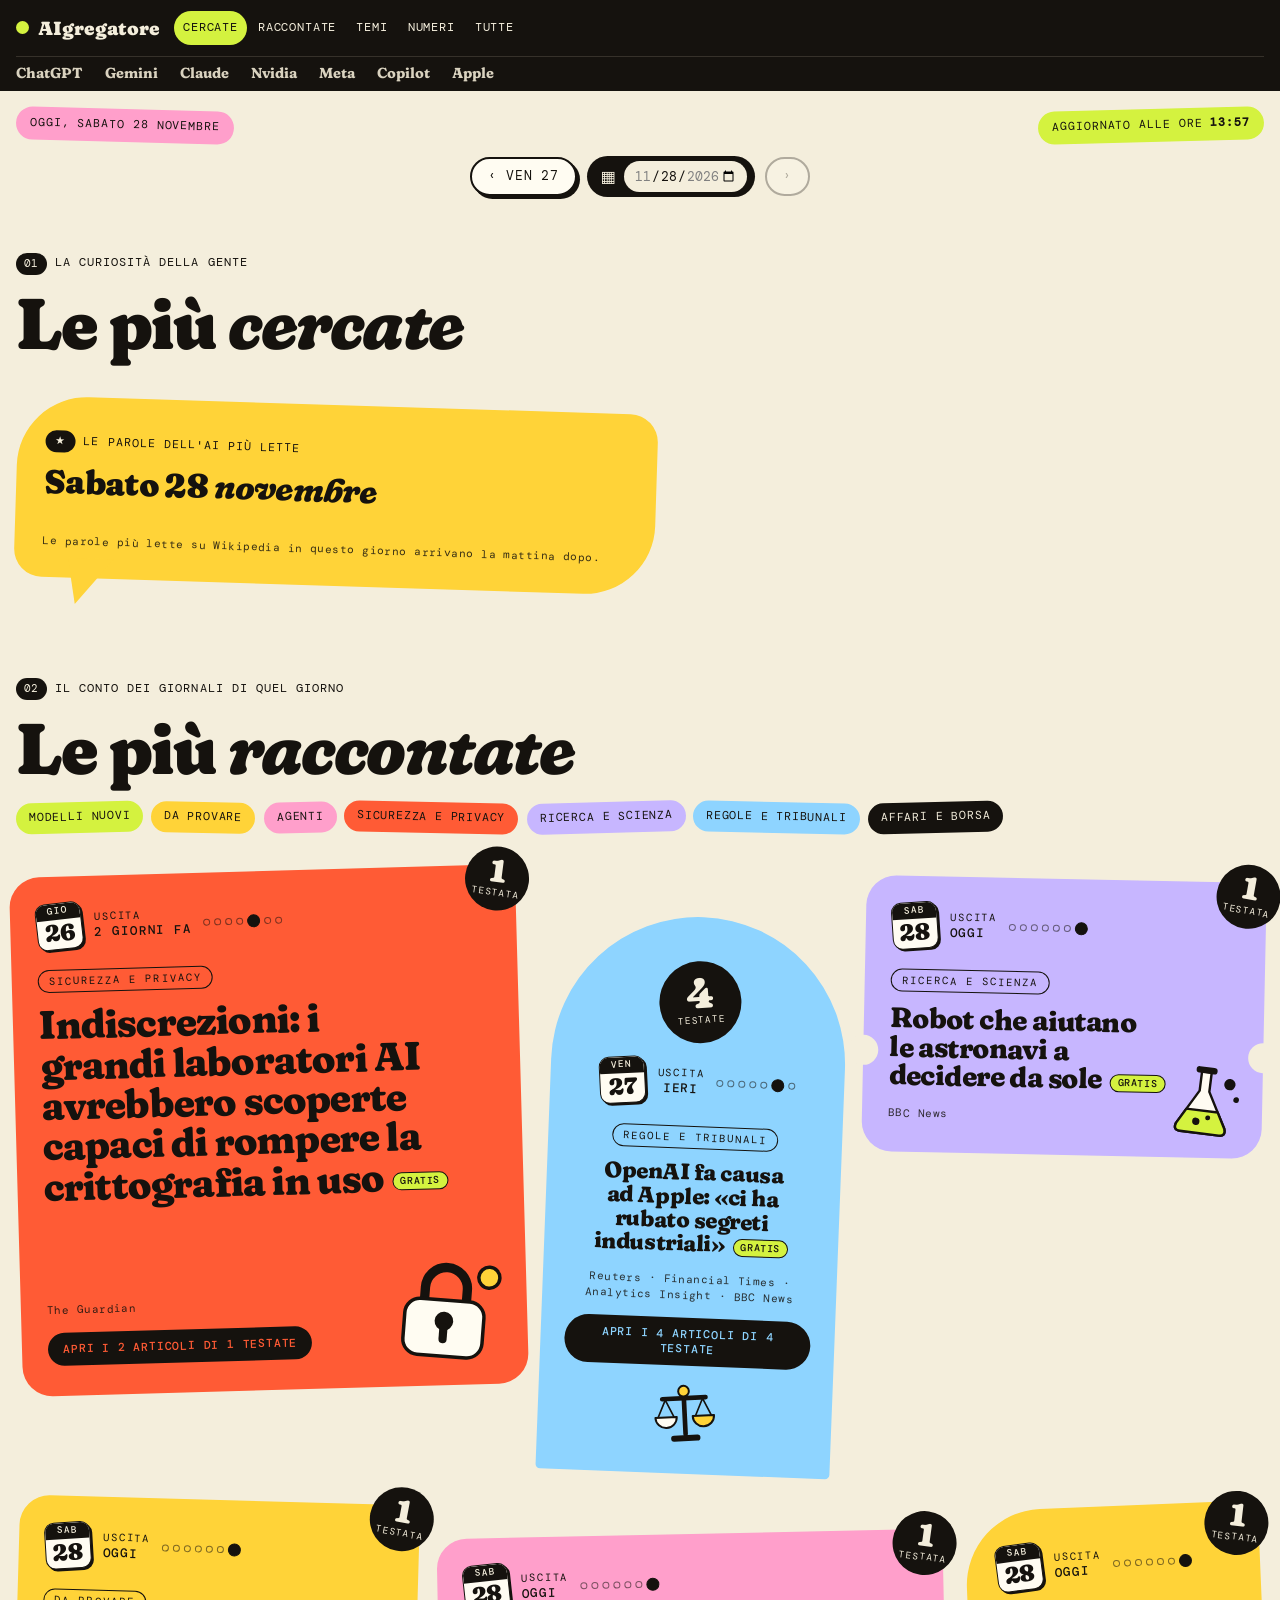
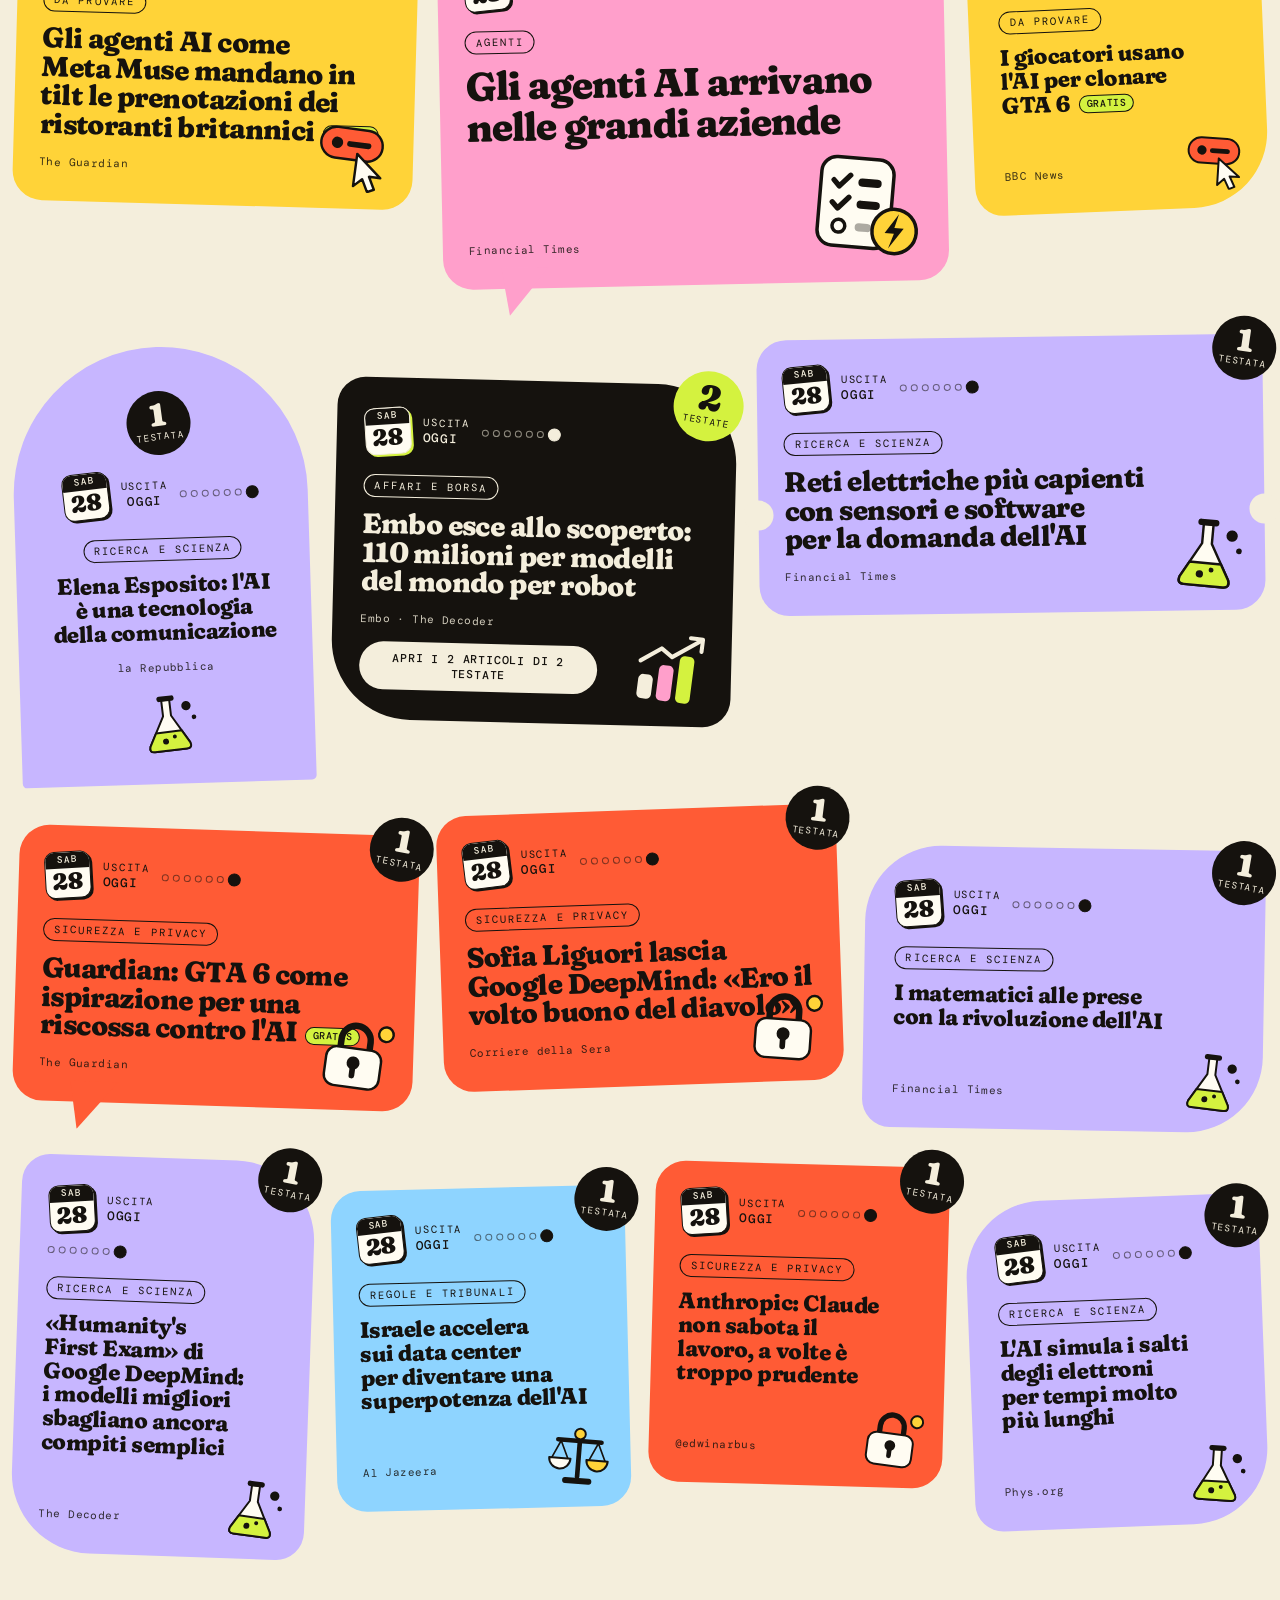
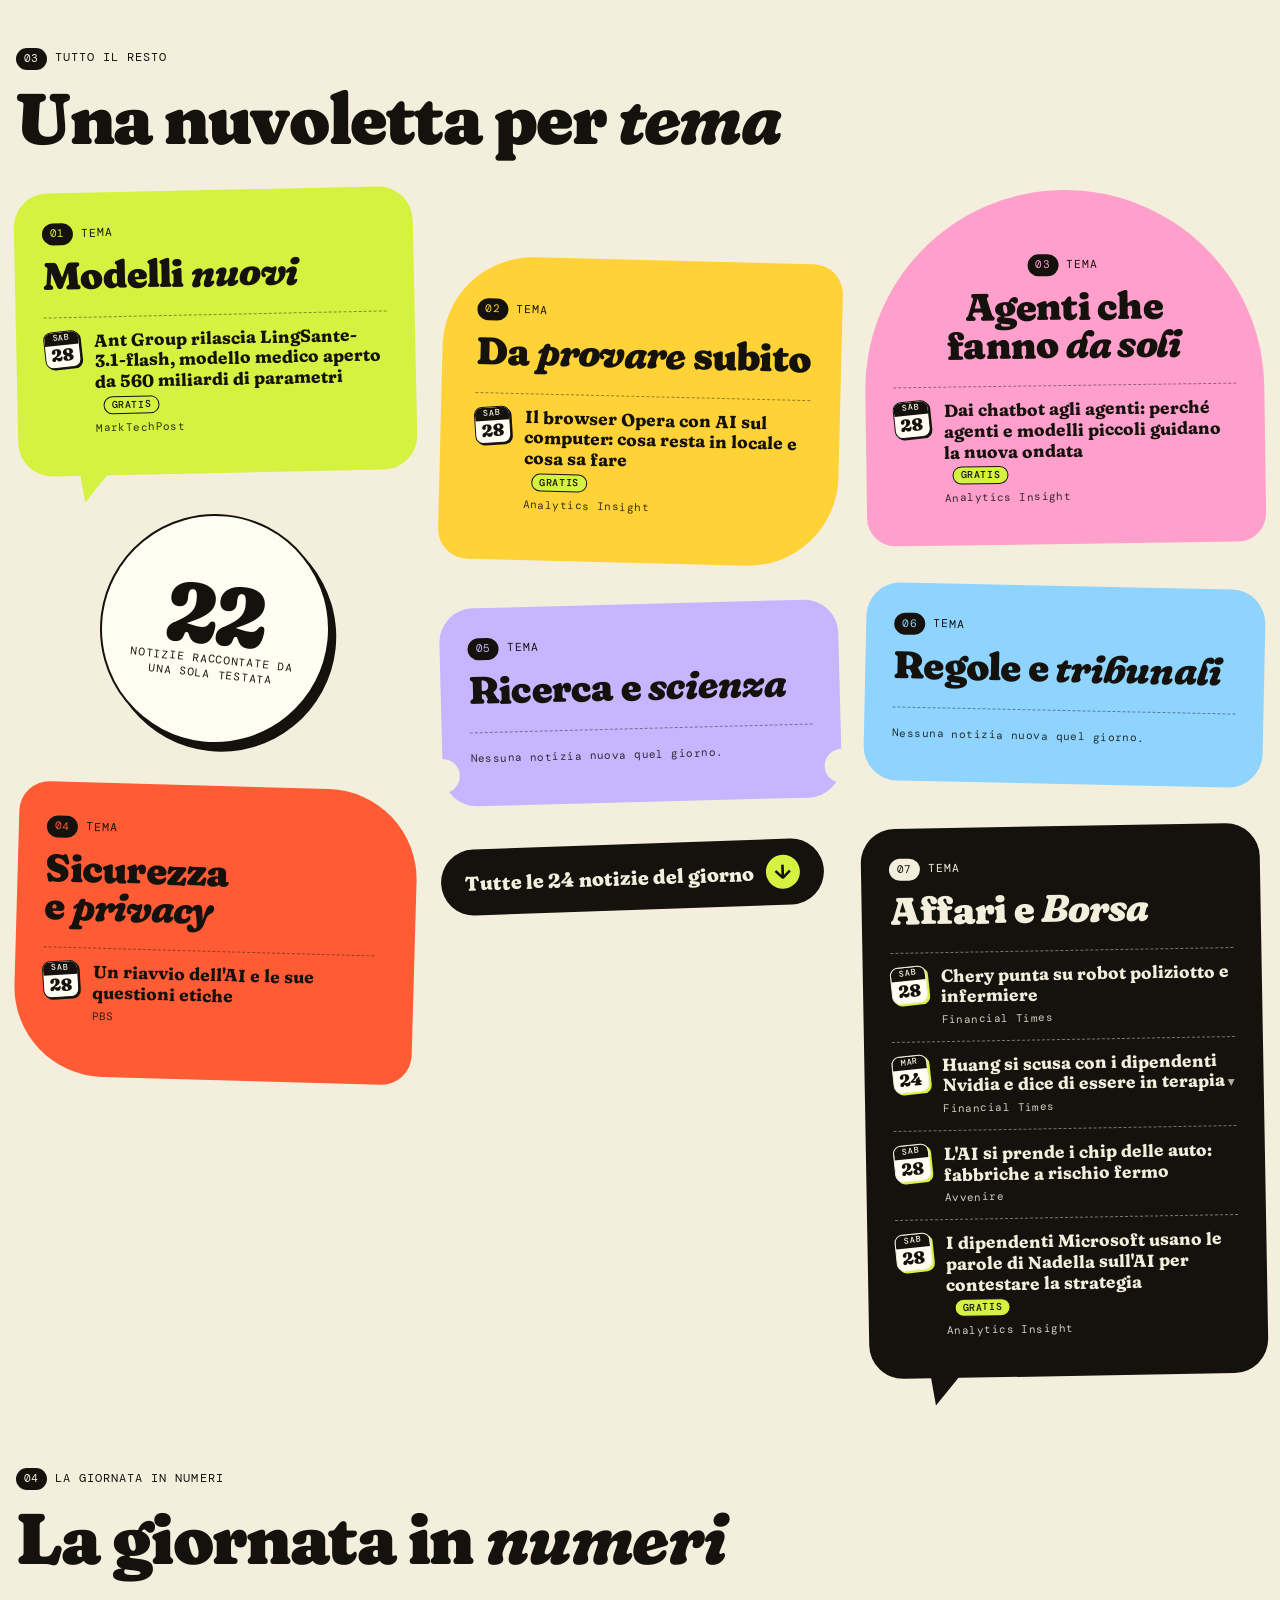
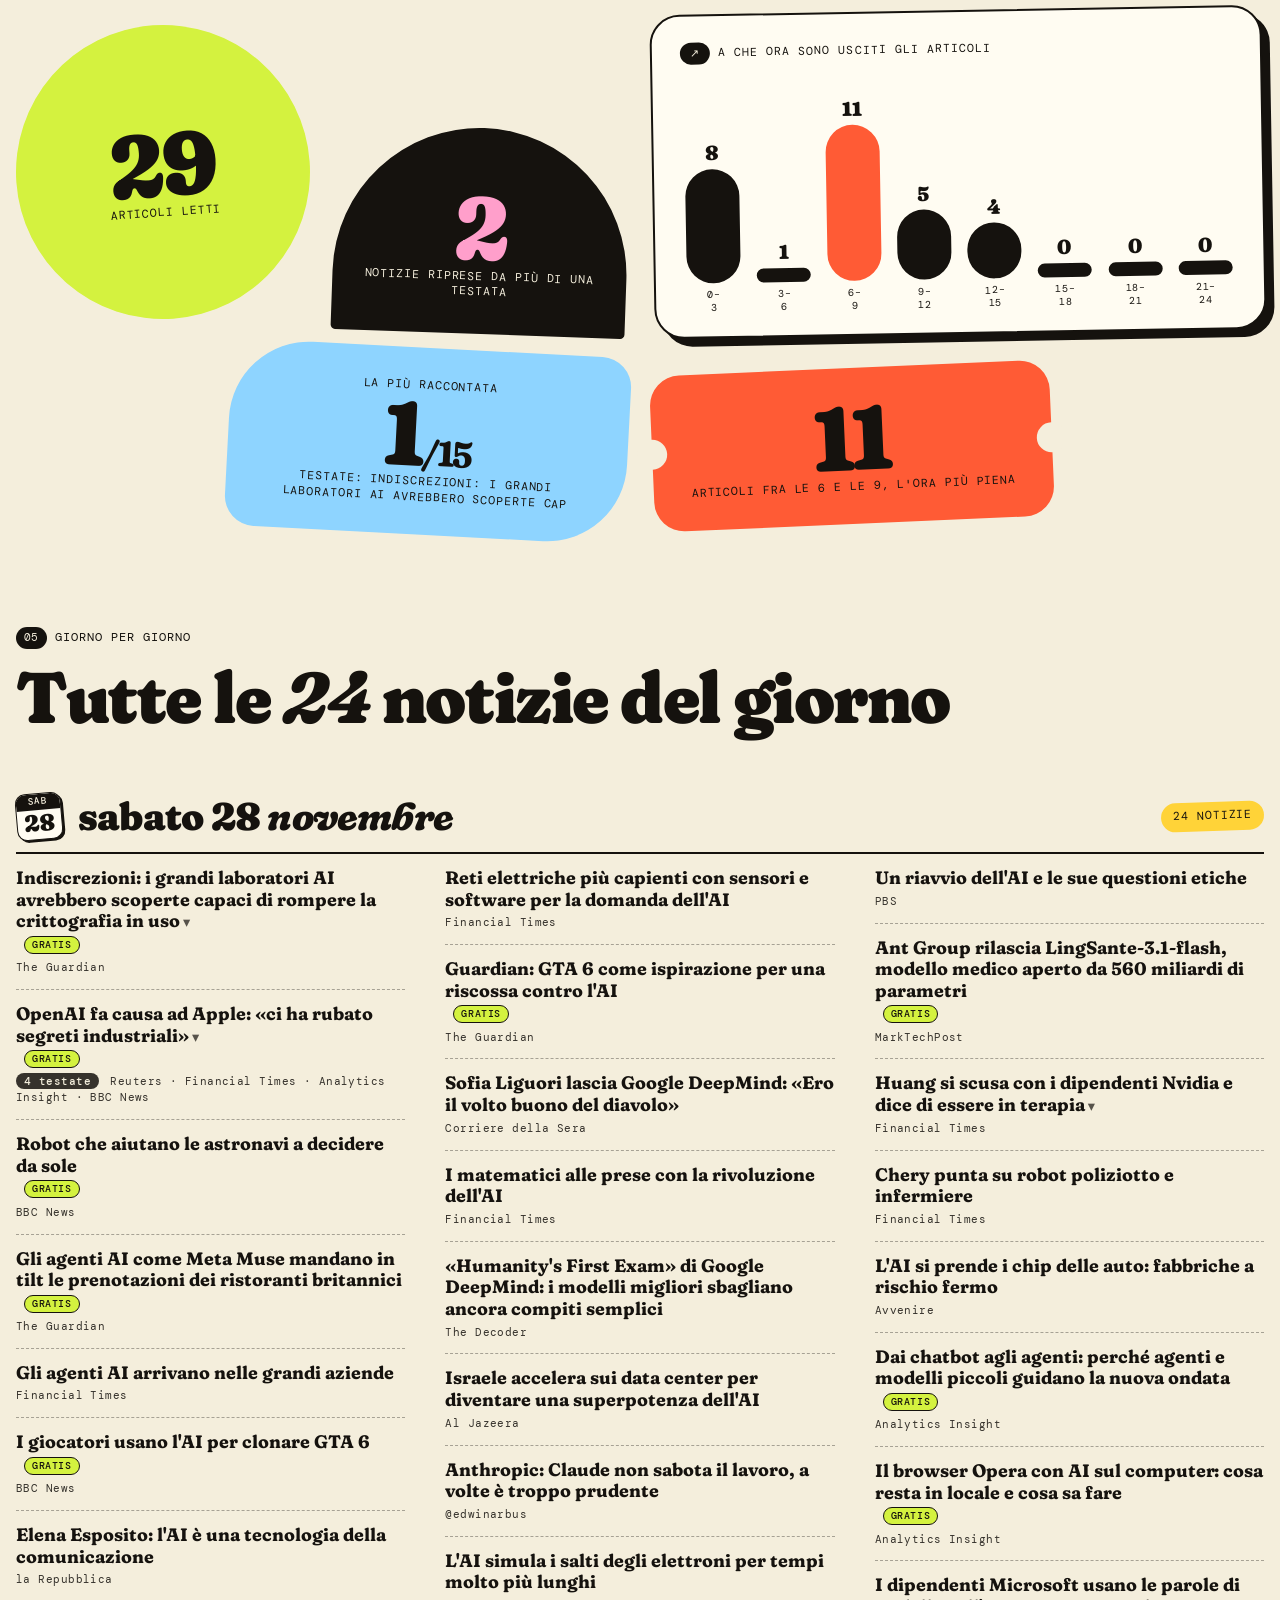
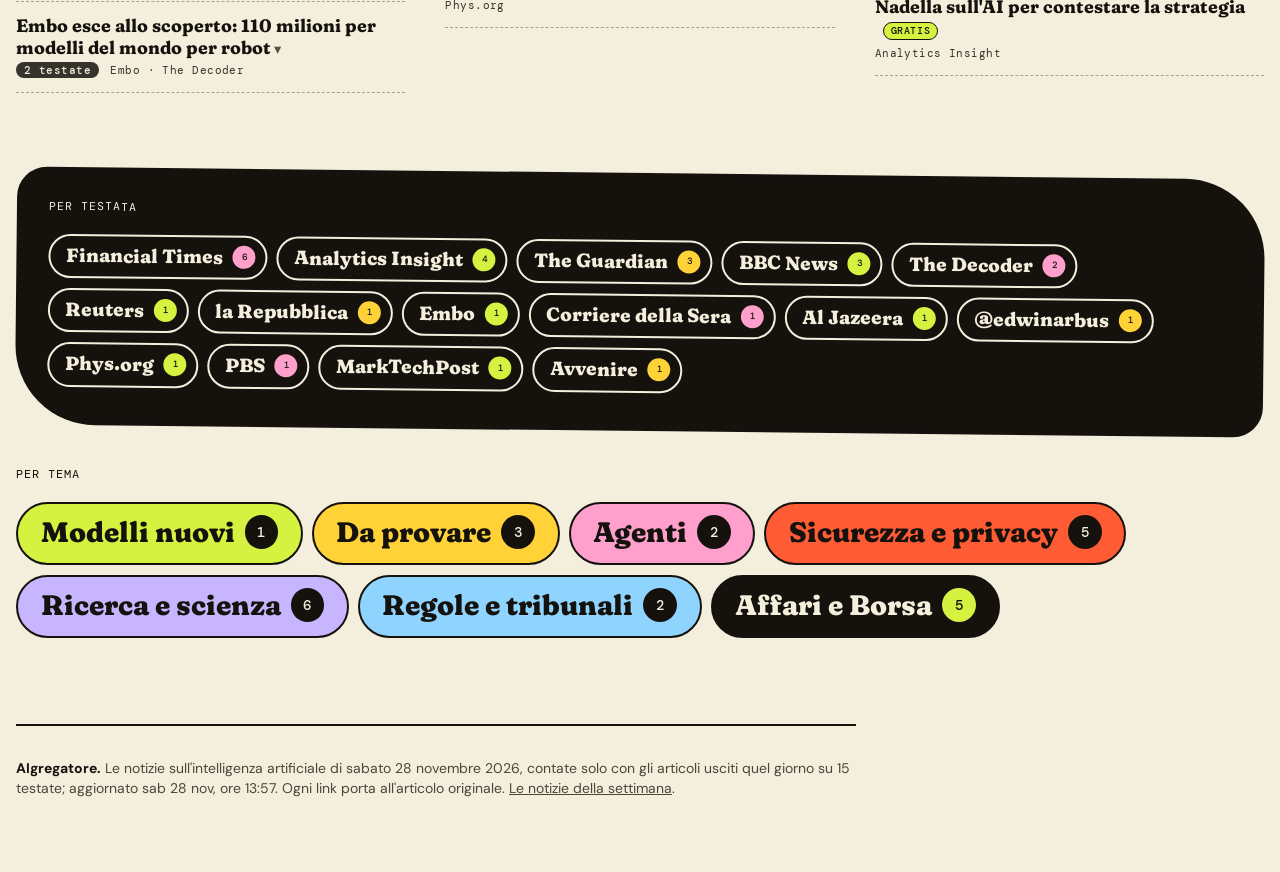
<file: aigregatore/giorno-2026-11-28.html>
<!doctype html>
<html lang="it">
<head>
<meta charset="utf-8">
<meta name="viewport" content="width=device-width, initial-scale=1, viewport-fit=cover">
<title>Le notizie sull'AI di sabato 28 novembre 2026 · AIgregatore</title>
<meta name="description" content="Le notizie sull&#x27;intelligenza artificiale di sabato 28 novembre 2026: le più raccontate quel giorno su 15 testate e tutte le altre, divise per tema.">
<meta property="og:title" content="AIgregatore">
<meta property="og:description" content="Le notizie sull&#x27;intelligenza artificiale di sabato 28 novembre 2026: le più raccontate quel giorno su 15 testate e tutte le altre, divise per tema.">
<meta property="og:type" content="website">
<meta name="theme-color" content="#F4EEDC">
<link rel="icon" href="data:image/svg+xml,%3Csvg xmlns='http://www.w3.org/2000/svg' viewBox='0 0 64 64'%3E%3Crect width='64' height='64' rx='18' fill='%2315120E'/%3E%3Ccircle cx='32' cy='32' r='14' fill='%23D4F23F'/%3E%3C/svg%3E">
<link rel="preconnect" href="https://fonts.googleapis.com">
<link rel="preconnect" href="https://fonts.gstatic.com" crossorigin>
<link href="https://fonts.googleapis.com/css2?family=Fraunces:ital,opsz,wght,SOFT,WONK@0,9..144,300..900,0..100,0..1;1,9..144,300..900,0..100,0..1&family=DM+Mono:wght@400;500&family=DM+Sans:opsz,wght@9..40,400..700&display=swap" rel="stylesheet">
<link rel="stylesheet" href="stile.css">
<script src="app.js" defer></script>
<script src="voti.js" defer></script>
</head>
<body data-giorno="2026-11-28" data-dati="giorno-2026-11-28.json">
<svg width="0" height="0" style="position:absolute" aria-hidden="true" focusable="false">
<symbol id="i-mod" viewBox="0 0 96 96"><rect x="12" y="66" width="62" height="18" rx="9" fill="var(--i1)"/><rect x="20" y="45" width="62" height="18" rx="9" fill="var(--i2)" stroke="var(--i1)" stroke-width="3"/><rect x="12" y="24" width="62" height="18" rx="9" fill="var(--i3)" stroke="var(--i1)" stroke-width="3"/><path d="M80 2l4.5 11.5L96 18l-11.5 4.5L80 34l-4.5-11.5L64 18l11.5-4.5z" fill="var(--i1)"/></symbol>
<symbol id="i-app" viewBox="0 0 96 96"><rect x="6" y="20" width="76" height="38" rx="19" fill="var(--i3)" stroke="var(--i1)" stroke-width="3"/><circle cx="26" cy="39" r="7" fill="var(--i1)"/><rect x="38" y="35.5" width="30" height="7" rx="3.5" fill="var(--i1)"/><path d="M52 50v40l10-10 8 15 8-4-8-15h14z" fill="var(--i2)" stroke="var(--i1)" stroke-width="3" stroke-linejoin="round"/></symbol>
<symbol id="i-age" viewBox="0 0 96 96"><rect x="8" y="10" width="62" height="76" rx="13" fill="var(--i2)" stroke="var(--i1)" stroke-width="3"/><path d="M19 30l5 5 9-10M19 49l5 5 9-10" fill="none" stroke="var(--i1)" stroke-width="4.5" stroke-linecap="round" stroke-linejoin="round"/><rect x="40" y="27" width="20" height="7" rx="3.5" fill="var(--i1)"/><rect x="40" y="46" width="20" height="7" rx="3.5" fill="var(--i1)"/><circle cx="26" cy="69" r="5.5" fill="none" stroke="var(--i1)" stroke-width="3"/><rect x="40" y="65.5" width="14" height="7" rx="3.5" fill="var(--i1)" opacity=".35"/><circle cx="74" cy="70" r="19" fill="var(--i3)" stroke="var(--i1)" stroke-width="3"/><path d="M77 55l-11 17h8l-4 13 12-18h-8z" fill="var(--i1)"/></symbol>
<symbol id="i-sic" viewBox="0 0 96 96"><path d="M30 46V32a18 18 0 0136 0v14" fill="none" stroke="var(--i1)" stroke-width="8" stroke-linecap="round"/><rect x="14" y="42" width="68" height="48" rx="13" fill="var(--i2)" stroke="var(--i1)" stroke-width="3"/><circle cx="48" cy="60" r="8" fill="var(--i1)"/><rect x="44.5" y="62" width="7" height="17" rx="3.5" fill="var(--i1)"/><circle cx="84" cy="20" r="9" fill="var(--i3)" stroke="var(--i1)" stroke-width="3"/></symbol>
<symbol id="i-ric" viewBox="0 0 96 96"><path d="M42 12v24L18 79q-3 9 6 9h48q9 0 6-9L54 36V12z" fill="var(--i2)" stroke="var(--i1)" stroke-width="3" stroke-linejoin="round"/><path d="M28.6 60h38.8L78 79q3 9-6 9H24q-9 0-6-9z" fill="var(--i3)" stroke="var(--i1)" stroke-width="3" stroke-linejoin="round"/><rect x="35" y="6" width="26" height="8" rx="4" fill="var(--i1)"/><circle cx="42" cy="74" r="4.5" fill="var(--i1)"/><circle cx="56" cy="68" r="3" fill="var(--i1)"/><circle cx="78" cy="24" r="7" fill="var(--i1)"/><circle cx="88" cy="42" r="3.5" fill="var(--i1)"/></symbol>
<symbol id="i-reg" viewBox="0 0 96 96"><rect x="44.5" y="14" width="7" height="68" rx="3.5" fill="var(--i1)"/><rect x="26" y="80" width="44" height="9" rx="4.5" fill="var(--i1)"/><rect x="12" y="21" width="72" height="7" rx="3.5" fill="var(--i1)"/><path d="M20 26L8 52M20 26l12 26M76 26L64 52M76 26l12 26" stroke="var(--i1)" stroke-width="2.5" fill="none"/><path d="M4 52h32a16 16 0 01-32 0z" fill="var(--i2)" stroke="var(--i1)" stroke-width="3" stroke-linejoin="round"/><path d="M60 52h32a16 16 0 01-32 0z" fill="var(--i3)" stroke="var(--i1)" stroke-width="3" stroke-linejoin="round"/><circle cx="48" cy="14" r="8" fill="var(--i3)" stroke="var(--i1)" stroke-width="3"/></symbol>
<symbol id="i-aff" viewBox="0 0 96 96"><rect x="8" y="58" width="18" height="30" rx="6" fill="var(--i2)"/><rect x="32" y="44" width="18" height="44" rx="6" fill="var(--i3)"/><rect x="56" y="30" width="18" height="58" rx="6" fill="var(--i1)"/><path d="M8 42l24-18 14 9 34-25" stroke="var(--i2)" stroke-width="5" fill="none" stroke-linecap="round" stroke-linejoin="round"/><path d="M66 7h15v15" stroke="var(--i2)" stroke-width="5" fill="none" stroke-linecap="round" stroke-linejoin="round"/></symbol>
</svg>

<div class="barra"><nav class="nastro" aria-label="Menù"><a class="logo" href="index.html"><i></i><span class="w">AIgregatore</span></a><div class="scorri"><a href="#cercate" data-s="cercate">Cercate</a><a href="#raccontate" data-s="raccontate">Raccontate</a><a href="#temi" data-s="temi">Temi</a><a href="#numeri" data-s="numeri">Numeri</a><a href="#tutte" data-s="tutte">Tutte</a></div></nav><nav class="ditte" aria-label="Aziende"><div class="scorri"><a class="as" href="#vista" role="button" aria-pressed="false" data-fk="a" data-fv="openai" data-fl="ChatGPT e OpenAI" title="ChatGPT e OpenAI">ChatGPT</a><a class="as" href="#vista" role="button" aria-pressed="false" data-fk="a" data-fv="google" data-fl="Gemini e Google" title="Gemini e Google">Gemini</a><a class="as" href="#vista" role="button" aria-pressed="false" data-fk="a" data-fv="anthropic" data-fl="Claude e Anthropic" title="Claude e Anthropic">Claude</a><a class="as" href="#vista" role="button" aria-pressed="false" data-fk="a" data-fv="nvidia" data-fl="Nvidia" title="Nvidia">Nvidia</a><a class="as" href="#vista" role="button" aria-pressed="false" data-fk="a" data-fv="meta" data-fl="Meta" title="Meta">Meta</a><a class="as" href="#vista" role="button" aria-pressed="false" data-fk="a" data-fv="microsoft" data-fl="Copilot e Microsoft" title="Copilot e Microsoft">Copilot</a><a class="as" href="#vista" role="button" aria-pressed="false" data-fk="a" data-fv="apple" data-fl="Apple e Siri" title="Apple e Siri">Apple</a></div></nav></div>
<div class="page" id="page">
<div class="eds"><span class="ed">Oggi, sabato 28 novembre</span><span class="ed ed2">Aggiornato alle ore <b data-t="2026-11-28 12:57">13:57</b></span></div>
<nav class="giorni" aria-label="Scegli il giorno"><a class="gfr" href="giorno-2026-11-27.html" title="Il giorno prima">‹ ven 27</a><label class="gcal" title="Scegli il giorno"><span aria-hidden="true">▦</span><input type="date" id="scegli-giorno" value="2026-11-28" min="2026-11-22" max="2026-11-28" aria-label="Scegli il giorno"></label><span class="gfr off" id="g-dopo" data-href="giorno-2026-11-29.html" data-l="dom 29 ›">›</span></nav>

<section id="vista" class="blk first" hidden aria-live="polite"></section>

<div id="home">
<section id="cercate" class="blk first">
  <header class="sec"><p class="lab"><span class="pill">01</span> la curiosità della gente</p><h2>Le più <em>cercate</em></h2></header>
  <div class="g12 cerc">
    <!-- tabellone di Wikipedia tolto il 23/11 (Manlio): resta solo la nuvoletta gialla -->
    <aside class="side">
      <div class="terms" style="--r:1.8deg">
        <p class="lab"><span class="pill">★</span> le parole dell'AI più lette</p>
        <h3>Sabato 28 <em>novembre</em></h3>
        <div class="tcloud"><p class="src">Le parole più lette su Wikipedia in questo giorno arrivano la mattina dopo.</p></div>
      </div>
    </aside>
  </div>
</section>

<section id="raccontate" class="blk">
  <header class="sec"><p class="lab"><span class="pill">02</span> il conto dei giornali di quel giorno</p><h2>Le più <em>raccontate</em></h2>
  <div class="legend"><a class="lg c-mod" href="#t-mod">Modelli nuovi</a><a class="lg c-app" href="#t-app">Da provare</a><a class="lg c-age" href="#t-age">Agenti</a><a class="lg c-sic" href="#t-sic">Sicurezza e privacy</a><a class="lg c-ric" href="#t-ric">Ricerca e scienza</a><a class="lg c-reg" href="#t-reg">Regole e tribunali</a><a class="lg c-aff" href="#t-aff">Affari e Borsa</a></div></header>
  <div class="g12 mosaic"><article class="card c-sic s5  xl" style="--r:-1.6deg;--y:0px">
<span class="n" style="--d:64px" title="1 testate su 15 ne hanno scritto"><b>1</b><i>testata</i></span>
<div class="when"><span class="leaf" title="Notizia uscita giovedì 26 novembre"><b>gio</b><i>26</i></span><span class="whentxt">uscita<br><strong>2 giorni fa</strong></span><span class="week" aria-hidden="true"><i class=""></i><i class=""></i><i class=""></i><i class=""></i><i class="on"></i><i class=""></i><i class=""></i></span></div>
<p class="cat">Sicurezza e privacy</p>
<h3><a href="https://www.theguardian.com/technology/2026/nov/28/ai-artificial-intelligence-encryption-global-chaos" data-p="1" target="_blank" rel="noopener">Indiscrezioni: i grandi laboratori AI avrebbero scoperte capaci di rompere la crittografia in uso</a><span class="gr" title="Articolo che si legge gratis per intero">gratis</span></h3>
<p class="src">The Guardian</p>
<svg class="ill" viewBox="0 0 96 96" aria-hidden="true"><use href="#i-sic"/></svg>
</article><article class="card c-reg s3 arch m" style="--r:2.2deg;--y:46px">
<span class="n" style="--d:82px" title="4 testate su 15 ne hanno scritto"><b>4</b><i>testate</i></span>
<div class="when"><span class="leaf" title="Notizia uscita venerdì 27 novembre"><b>ven</b><i>27</i></span><span class="whentxt">uscita<br><strong>ieri</strong></span><span class="week" aria-hidden="true"><i class=""></i><i class=""></i><i class=""></i><i class=""></i><i class=""></i><i class="on"></i><i class=""></i></span></div>
<p class="cat">Regole e tribunali</p>
<h3><a href="https://www.analyticsinsight.net/news/openai-countersues-apple-over-trade-secrets-employee-poaching-claims" data-p="2" target="_blank" rel="noopener">OpenAI fa causa ad Apple: «ci ha rubato segreti industriali»</a><span class="gr" title="Articolo che si legge gratis per intero">gratis</span></h3>
<p class="src">Reuters · Financial Times · Analytics Insight · BBC News</p>
<svg class="ill" viewBox="0 0 96 96" aria-hidden="true"><use href="#i-reg"/></svg>
</article><article class="card c-ric s4 ticket l" style="--r:1.2deg;--y:8px">
<span class="n" style="--d:64px" title="1 testate su 15 ne hanno scritto"><b>1</b><i>testata</i></span>
<div class="when"><span class="leaf" title="Notizia uscita sabato 28 novembre"><b>sab</b><i>28</i></span><span class="whentxt">uscita<br><strong>oggi</strong></span><span class="week" aria-hidden="true"><i class=""></i><i class=""></i><i class=""></i><i class=""></i><i class=""></i><i class=""></i><i class="on"></i></span></div>
<p class="cat">Ricerca e scienza</p>
<h3><a href="https://www.bbc.co.uk/iplayer/episode/m00353dd?at_medium=RSS&amp;at_campaign=rss" data-p="3" target="_blank" rel="noopener">Robot che aiutano le astronavi a decidere da sole</a><span class="gr" title="Articolo che si legge gratis per intero">gratis</span></h3>
<p class="src">BBC News</p>
<svg class="ill" viewBox="0 0 96 96" aria-hidden="true"><use href="#i-ric"/></svg>
</article><article class="card c-app s4  l" style="--r:1.6deg;--y:0px">
<span class="n" style="--d:64px" title="1 testate su 15 ne hanno scritto"><b>1</b><i>testata</i></span>
<div class="when"><span class="leaf" title="Notizia uscita sabato 28 novembre"><b>sab</b><i>28</i></span><span class="whentxt">uscita<br><strong>oggi</strong></span><span class="week" aria-hidden="true"><i class=""></i><i class=""></i><i class=""></i><i class=""></i><i class=""></i><i class=""></i><i class="on"></i></span></div>
<p class="cat">Da provare</p>
<h3><a href="https://www.theguardian.com/business/2026/nov/28/ai-bots-wreak-havoc-uk-restaurant-bookings-meta-muse" data-p="4" target="_blank" rel="noopener">Gli agenti AI come Meta Muse mandano in tilt le prenotazioni dei ristoranti britannici</a><span class="gr" title="Articolo che si legge gratis per intero">gratis</span></h3>
<p class="src">The Guardian</p>
<svg class="ill" viewBox="0 0 96 96" aria-hidden="true"><use href="#i-app"/></svg>
</article><article class="card c-age s5 tail xl" style="--r:-1.2deg;--y:34px">
<span class="n" style="--d:64px" title="1 testate su 15 ne hanno scritto"><b>1</b><i>testata</i></span>
<div class="when"><span class="leaf" title="Notizia uscita sabato 28 novembre"><b>sab</b><i>28</i></span><span class="whentxt">uscita<br><strong>oggi</strong></span><span class="week" aria-hidden="true"><i class=""></i><i class=""></i><i class=""></i><i class=""></i><i class=""></i><i class=""></i><i class="on"></i></span></div>
<p class="cat">Agenti</p>
<h3><a href="https://www.ft.com/content/c9de05b8-0916-436a-87fc-40337067b0d2?syn-25a6b1a6=1" data-p="5" target="_blank" rel="noopener">Gli agenti AI arrivano nelle grandi aziende</a></h3>
<p class="src">Financial Times</p>
<svg class="ill" viewBox="0 0 96 96" aria-hidden="true"><use href="#i-age"/></svg>
</article><article class="card c-app s3 blob m" style="--r:-2.4deg;--y:6px">
<span class="n" style="--d:64px" title="1 testate su 15 ne hanno scritto"><b>1</b><i>testata</i></span>
<div class="when"><span class="leaf" title="Notizia uscita sabato 28 novembre"><b>sab</b><i>28</i></span><span class="whentxt">uscita<br><strong>oggi</strong></span><span class="week" aria-hidden="true"><i class=""></i><i class=""></i><i class=""></i><i class=""></i><i class=""></i><i class=""></i><i class="on"></i></span></div>
<p class="cat">Da provare</p>
<h3><a href="https://www.bbc.co.uk/news/articles/c64gn8pe5eeqo?at_medium=RSS&amp;at_campaign=rss" data-p="6" target="_blank" rel="noopener">I giocatori usano l&#x27;AI per clonare GTA 6</a><span class="gr" title="Articolo che si legge gratis per intero">gratis</span></h3>
<p class="src">BBC News</p>
<svg class="ill" viewBox="0 0 96 96" aria-hidden="true"><use href="#i-app"/></svg>
</article><article class="card c-ric s3 arch m" style="--r:-1.8deg;--y:10px">
<span class="n" style="--d:64px" title="1 testate su 15 ne hanno scritto"><b>1</b><i>testata</i></span>
<div class="when"><span class="leaf" title="Notizia uscita sabato 28 novembre"><b>sab</b><i>28</i></span><span class="whentxt">uscita<br><strong>oggi</strong></span><span class="week" aria-hidden="true"><i class=""></i><i class=""></i><i class=""></i><i class=""></i><i class=""></i><i class=""></i><i class="on"></i></span></div>
<p class="cat">Ricerca e scienza</p>
<h3><a href="https://www.repubblica.it/tecnologia/2026/11/28/news/elena_esposito_l_ia_e_una_tecnologia_della_comunicazione_piu_che_una_forma_di_pensiero-425752060/?rss" data-p="7" target="_blank" rel="noopener">Elena Esposito: l&#x27;AI è una tecnologia della comunicazione</a></h3>
<p class="src">la Repubblica</p>
<svg class="ill" viewBox="0 0 96 96" aria-hidden="true"><use href="#i-ric"/></svg>
</article><article class="card c-aff s4 blob2 l" style="--r:1.4deg;--y:44px">
<span class="n" style="--d:70px" title="2 testate su 15 ne hanno scritto"><b>2</b><i>testate</i></span>
<div class="when"><span class="leaf" title="Notizia uscita sabato 28 novembre"><b>sab</b><i>28</i></span><span class="whentxt">uscita<br><strong>oggi</strong></span><span class="week" aria-hidden="true"><i class=""></i><i class=""></i><i class=""></i><i class=""></i><i class=""></i><i class=""></i><i class="on"></i></span></div>
<p class="cat">Affari e Borsa</p>
<h3><a href="https://embo.com/introducing-embo" data-p="8" target="_blank" rel="noopener">Embo esce allo scoperto: 110 milioni per modelli del mondo per robot</a></h3>
<p class="src">Embo · The Decoder</p>
<svg class="ill" viewBox="0 0 96 96" aria-hidden="true"><use href="#i-aff"/></svg>
</article><article class="card c-ric s5 ticket l" style="--r:-0.8deg;--y:0px">
<span class="n" style="--d:64px" title="1 testate su 15 ne hanno scritto"><b>1</b><i>testata</i></span>
<div class="when"><span class="leaf" title="Notizia uscita sabato 28 novembre"><b>sab</b><i>28</i></span><span class="whentxt">uscita<br><strong>oggi</strong></span><span class="week" aria-hidden="true"><i class=""></i><i class=""></i><i class=""></i><i class=""></i><i class=""></i><i class=""></i><i class="on"></i></span></div>
<p class="cat">Ricerca e scienza</p>
<h3><a href="https://www.ft.com/content/7db3c2c9-dfad-4b5d-a8dc-aabf6fa87440" data-p="9" target="_blank" rel="noopener">Reti elettriche più capienti con sensori e software per la domanda dell&#x27;AI</a></h3>
<p class="src">Financial Times</p>
<svg class="ill" viewBox="0 0 96 96" aria-hidden="true"><use href="#i-ric"/></svg>
</article><article class="card c-sic s4 tail l" style="--r:1.8deg;--y:20px">
<span class="n" style="--d:64px" title="1 testate su 15 ne hanno scritto"><b>1</b><i>testata</i></span>
<div class="when"><span class="leaf" title="Notizia uscita sabato 28 novembre"><b>sab</b><i>28</i></span><span class="whentxt">uscita<br><strong>oggi</strong></span><span class="week" aria-hidden="true"><i class=""></i><i class=""></i><i class=""></i><i class=""></i><i class=""></i><i class=""></i><i class="on"></i></span></div>
<p class="cat">Sicurezza e privacy</p>
<h3><a href="https://www.theguardian.com/commentisfree/2026/nov/28/grand-theft-anthropic-gta-fightback-against-ai" data-p="10" target="_blank" rel="noopener">Guardian: GTA 6 come ispirazione per una riscossa contro l&#x27;AI</a><span class="gr" title="Articolo che si legge gratis per intero">gratis</span></h3>
<p class="src">The Guardian</p>
<svg class="ill" viewBox="0 0 96 96" aria-hidden="true"><use href="#i-sic"/></svg>
</article><article class="card c-sic s4  l" style="--r:-2.0deg;--y:0px">
<span class="n" style="--d:64px" title="1 testate su 15 ne hanno scritto"><b>1</b><i>testata</i></span>
<div class="when"><span class="leaf" title="Notizia uscita sabato 28 novembre"><b>sab</b><i>28</i></span><span class="whentxt">uscita<br><strong>oggi</strong></span><span class="week" aria-hidden="true"><i class=""></i><i class=""></i><i class=""></i><i class=""></i><i class=""></i><i class=""></i><i class="on"></i></span></div>
<p class="cat">Sicurezza e privacy</p>
<h3><a href="https://news.google.com/rss/articles/[base64]?oc=5" data-p="11" target="_blank" rel="noopener">Sofia Liguori lascia Google DeepMind: «Ero il volto buono del diavolo»</a></h3>
<p class="src">Corriere della Sera</p>
<svg class="ill" viewBox="0 0 96 96" aria-hidden="true"><use href="#i-sic"/></svg>
</article><article class="card c-ric s4 blob m" style="--r:1.0deg;--y:38px">
<span class="n" style="--d:64px" title="1 testate su 15 ne hanno scritto"><b>1</b><i>testata</i></span>
<div class="when"><span class="leaf" title="Notizia uscita sabato 28 novembre"><b>sab</b><i>28</i></span><span class="whentxt">uscita<br><strong>oggi</strong></span><span class="week" aria-hidden="true"><i class=""></i><i class=""></i><i class=""></i><i class=""></i><i class=""></i><i class=""></i><i class="on"></i></span></div>
<p class="cat">Ricerca e scienza</p>
<h3><a href="https://www.ft.com/content/f27646d1-d8f2-4592-8d0e-bcce6c6da061?syn-25a6b1a6=1" data-p="12" target="_blank" rel="noopener">I matematici alle prese con la rivoluzione dell&#x27;AI</a></h3>
<p class="src">Financial Times</p>
<svg class="ill" viewBox="0 0 96 96" aria-hidden="true"><use href="#i-ric"/></svg>
</article><article class="card c-ric s3 blob2 m" style="--r:2.0deg;--y:0px">
<span class="n" style="--d:64px" title="1 testate su 15 ne hanno scritto"><b>1</b><i>testata</i></span>
<div class="when"><span class="leaf" title="Notizia uscita sabato 28 novembre"><b>sab</b><i>28</i></span><span class="whentxt">uscita<br><strong>oggi</strong></span><span class="week" aria-hidden="true"><i class=""></i><i class=""></i><i class=""></i><i class=""></i><i class=""></i><i class=""></i><i class="on"></i></span></div>
<p class="cat">Ricerca e scienza</p>
<h3><a href="https://the-decoder.com/google-deepminds-humanitys-first-exam-shows-top-ai-models-still-fail-simple-everyday-tasks-under-repeated-runs/" data-p="13" target="_blank" rel="noopener">«Humanity&#x27;s First Exam» di Google DeepMind: i modelli migliori sbagliano ancora compiti semplici</a></h3>
<p class="src">The Decoder</p>
<svg class="ill" viewBox="0 0 96 96" aria-hidden="true"><use href="#i-ric"/></svg>
</article><article class="card c-reg s3  m" style="--r:-1.4deg;--y:30px">
<span class="n" style="--d:64px" title="1 testate su 15 ne hanno scritto"><b>1</b><i>testata</i></span>
<div class="when"><span class="leaf" title="Notizia uscita sabato 28 novembre"><b>sab</b><i>28</i></span><span class="whentxt">uscita<br><strong>oggi</strong></span><span class="week" aria-hidden="true"><i class=""></i><i class=""></i><i class=""></i><i class=""></i><i class=""></i><i class=""></i><i class="on"></i></span></div>
<p class="cat">Regole e tribunali</p>
<h3><a href="https://news.google.com/rss/articles/[base64]" data-p="14" target="_blank" rel="noopener">Israele accelera sui data center per diventare una superpotenza dell&#x27;AI</a></h3>
<p class="src">Al Jazeera</p>
<svg class="ill" viewBox="0 0 96 96" aria-hidden="true"><use href="#i-reg"/></svg>
</article><article class="card c-sic s3  m" style="--r:1.6deg;--y:6px">
<span class="n" style="--d:64px" title="1 testate su 15 ne hanno scritto"><b>1</b><i>testata</i></span>
<div class="when"><span class="leaf" title="Notizia uscita sabato 28 novembre"><b>sab</b><i>28</i></span><span class="whentxt">uscita<br><strong>oggi</strong></span><span class="week" aria-hidden="true"><i class=""></i><i class=""></i><i class=""></i><i class=""></i><i class=""></i><i class=""></i><i class="on"></i></span></div>
<p class="cat">Sicurezza e privacy</p>
<h3><a href="https://x.com/edwinarbus/status/2126507795642187855" data-p="15" target="_blank" rel="noopener">Anthropic: Claude non sabota il lavoro, a volte è troppo prudente</a></h3>
<p class="src">@edwinarbus</p>
<svg class="ill" viewBox="0 0 96 96" aria-hidden="true"><use href="#i-sic"/></svg>
</article><article class="card c-ric s3 blob m" style="--r:-2.2deg;--y:40px">
<span class="n" style="--d:64px" title="1 testate su 15 ne hanno scritto"><b>1</b><i>testata</i></span>
<div class="when"><span class="leaf" title="Notizia uscita sabato 28 novembre"><b>sab</b><i>28</i></span><span class="whentxt">uscita<br><strong>oggi</strong></span><span class="week" aria-hidden="true"><i class=""></i><i class=""></i><i class=""></i><i class=""></i><i class=""></i><i class=""></i><i class="on"></i></span></div>
<p class="cat">Ricerca e scienza</p>
<h3><a href="https://news.google.com/rss/articles/CBMiggFBVV95cUxPekhZSHFNRGZyV0hnQnFadmpWanZFVmZrV1MwdFhuM3BTb1lCN215TDNBNld3RWF0WEZkd0ItdTlzMWkwc3JUNXFYakx6cFR2LWIwUmxZa0UzcVdXalEtNlQ3dGRMWThxLXNkODYyOFl6VVFsZTh0VkhNQkxXaGl1aUVR" data-p="16" target="_blank" rel="noopener">L&#x27;AI simula i salti degli elettroni per tempi molto più lunghi</a></h3>
<p class="src">Phys.org</p>
<svg class="ill" viewBox="0 0 96 96" aria-hidden="true"><use href="#i-ric"/></svg>
</article></div>
</section>

<section id="temi" class="blk">
  <header class="sec"><p class="lab"><span class="pill">03</span> tutto il resto</p><h2>Una nuvoletta per <em>tema</em></h2></header>
  <div class="tcols">
    <div class="tc"><section class="theme c-mod tail" id="t-mod" style="--r:-1.2deg">
<p class="lab"><span class="pill">01</span> tema</p>
<h3>Modelli <em>nuovi</em></h3><ol class="rows"><li><span class="leaf sm" title="Notizia uscita sabato 28 novembre"><b>sab</b><i>28</i></span><div><a href="https://www.marktechpost.com/2026/11/28/ant-group-lingsante-3-1-flash-open-source-medical-ai/" data-p="18" target="_blank" rel="noopener">Ant Group rilascia LingSante-3.1-flash, modello medico aperto da 560 miliardi di parametri</a><span class="gr" title="Articolo che si legge gratis per intero">gratis</span><span class="src">MarkTechPost</span></div></li></ol></section><div class="bub b1" style="--r:6deg"><b>22</b><span>notizie raccontate da una sola testata</span></div><section class="theme c-sic blob2" id="t-sic" style="--r:1.6deg">
<p class="lab"><span class="pill">04</span> tema</p>
<h3>Sicurezza e <em>privacy</em></h3><ol class="rows"><li><span class="leaf sm" title="Notizia uscita sabato 28 novembre"><b>sab</b><i>28</i></span><div><a href="https://news.google.com/rss/articles/[base64]" data-p="17" target="_blank" rel="noopener">Un riavvio dell&#x27;AI e le sue questioni etiche</a><span class="src">PBS</span></div></li></ol></section></div>
    <div class="tc tc2"><section class="theme c-app blob" id="t-app" style="--r:1.4deg">
<p class="lab"><span class="pill">02</span> tema</p>
<h3>Da <em>provare</em> subito</h3><ol class="rows"><li><span class="leaf sm" title="Notizia uscita sabato 28 novembre"><b>sab</b><i>28</i></span><div><a href="https://www.analyticsinsight.net/apps/operas-on-device-ai-browser-what-stays-on-your-computer-and-what-it-can-do" data-p="23" target="_blank" rel="noopener">Il browser Opera con AI sul computer: cosa resta in locale e cosa sa fare</a><span class="gr" title="Articolo che si legge gratis per intero">gratis</span><span class="src">Analytics Insight</span></div></li></ol></section><section class="theme c-ric ticket" id="t-ric" style="--r:-1.5deg">
<p class="lab"><span class="pill">05</span> tema</p>
<h3>Ricerca e <em>scienza</em></h3><ol class="rows"><li><div><span class="src">Nessuna notizia nuova quel giorno.</span></div></li></ol></section><a class="all" href="#tutte" style="--r:-2deg">Tutte le 24 notizie del giorno <i>↓</i></a></div>
    <div class="tc"><section class="theme c-age archw" id="t-age" style="--r:-0.8deg">
<p class="lab"><span class="pill">03</span> tema</p>
<h3>Agenti che fanno <em>da soli</em></h3><ol class="rows"><li><span class="leaf sm" title="Notizia uscita sabato 28 novembre"><b>sab</b><i>28</i></span><div><a href="https://www.analyticsinsight.net/ampstories/technology/the-shift-from-chatbots-to-doers-why-agentic-ai-and-small-models-are-defining-the-next-wave-of-machine-learning" data-p="22" target="_blank" rel="noopener">Dai chatbot agli agenti: perché agenti e modelli piccoli guidano la nuova ondata</a><span class="gr" title="Articolo che si legge gratis per intero">gratis</span><span class="src">Analytics Insight</span></div></li></ol></section><section class="theme c-reg " id="t-reg" style="--r:1.2deg">
<p class="lab"><span class="pill">06</span> tema</p>
<h3>Regole e <em>tribunali</em></h3><ol class="rows"><li><div><span class="src">Nessuna notizia nuova quel giorno.</span></div></li></ol></section><section class="theme c-aff tail" id="t-aff" style="--r:-1.0deg">
<p class="lab"><span class="pill">07</span> tema</p>
<h3>Affari e <em>Borsa</em></h3><ol class="rows"><li><span class="leaf sm" title="Notizia uscita sabato 28 novembre"><b>sab</b><i>28</i></span><div><a href="https://www.ft.com/content/f83dd2dc-f51e-4151-9139-cf1918eb9d0a?syn-25a6b1a6=1" data-p="20" target="_blank" rel="noopener">Chery punta su robot poliziotto e infermiere</a><span class="src">Financial Times</span></div></li><li><span class="leaf sm" title="Notizia uscita martedì 24 novembre"><b>mar</b><i>24</i></span><div><a href="https://www.ft.com/content/cc26cc08-6d49-4e33-933c-6ccd5e8064e4?syn-25a6b1a6=1" data-p="19" target="_blank" rel="noopener">Huang si scusa con i dipendenti Nvidia e dice di essere in terapia</a><span class="src">Financial Times</span></div></li><li><span class="leaf sm" title="Notizia uscita sabato 28 novembre"><b>sab</b><i>28</i></span><div><a href="https://news.google.com/rss/articles/[base64]" data-p="21" target="_blank" rel="noopener">L&#x27;AI si prende i chip delle auto: fabbriche a rischio fermo</a><span class="src">Avvenire</span></div></li><li><span class="leaf sm" title="Notizia uscita sabato 28 novembre"><b>sab</b><i>28</i></span><div><a href="https://www.analyticsinsight.net/news/microsoft-employees-use-satya-nadellas-own-ai-words-to-challenge-company-strategy" data-p="24" target="_blank" rel="noopener">I dipendenti Microsoft usano le parole di Nadella sull&#x27;AI per contestare la strategia</a><span class="gr" title="Articolo che si legge gratis per intero">gratis</span><span class="src">Analytics Insight</span></div></li></ol></section></div>
  </div>
</section>

<section id="numeri" class="blk">
  <header class="sec"><p class="lab"><span class="pill">04</span> la giornata in numeri</p><h2>La giornata in <em>numeri</em></h2></header>
  <div class="nums">
    <div class="nb n1" style="--r:-4deg"><b>29</b><span>articoli letti</span></div>
    <div class="nb n2" style="--r:2deg"><b>2</b><span>notizie riprese da più di una testata</span></div>
    <div class="nchart" style="--r:-1deg"><p class="lab"><span class="pill">↗</span> a che ora sono usciti gli articoli</p><div class="cols"><div class="col"><b>8</b><i style="--h:73%"></i><span>0–<br>3</span></div><div class="col"><b>1</b><i style="--h:9%"></i><span>3–<br>6</span></div><div class="col top"><b>11</b><i style="--h:100%"></i><span>6–<br>9</span></div><div class="col"><b>5</b><i style="--h:45%"></i><span>9–<br>12</span></div><div class="col"><b>4</b><i style="--h:36%"></i><span>12–<br>15</span></div><div class="col"><b>0</b><i style="--h:0%"></i><span>15–<br>18</span></div><div class="col"><b>0</b><i style="--h:0%"></i><span>18–<br>21</span></div><div class="col"><b>0</b><i style="--h:0%"></i><span>21–<br>24</span></div></div></div>
    <div class="nb n3" style="--r:3deg"><span>la più raccontata</span><b>1<small>/15</small></b><span>testate: Indiscrezioni: i grandi laboratori AI avrebbero scoperte cap</span></div>
    <div class="nb n4" style="--r:-2.5deg"><b>11</b><span>articoli fra le 6 e le 9, l'ora più piena</span></div>
  </div>
</section>
</div>
<section id="tutte" class="blk">
  <header class="sec"><p class="lab"><span class="pill">05</span> giorno per giorno</p><h2>Tutte le <em>24</em> notizie del giorno</h2></header>
  <div class="days"><section class="day"><header><span class="leaf"><b>sab</b><i>28</i></span><h3>sabato 28 <em>novembre</em></h3><span class="dn">24 notizie</span></header><ol><li class="ar"><a href="https://www.theguardian.com/technology/2026/nov/28/ai-artificial-intelligence-encryption-global-chaos" data-p="1" target="_blank" rel="noopener">Indiscrezioni: i grandi laboratori AI avrebbero scoperte capaci di rompere la crittografia in uso</a><span class="gr" title="Articolo che si legge gratis per intero">gratis</span><span class="src">The Guardian</span></li><li class="ar"><a href="https://www.analyticsinsight.net/news/openai-countersues-apple-over-trade-secrets-employee-poaching-claims" data-p="2" target="_blank" rel="noopener">OpenAI fa causa ad Apple: «ci ha rubato segreti industriali»</a><span class="gr" title="Articolo che si legge gratis per intero">gratis</span><span class="src"><b>4 testate</b> Reuters · Financial Times · Analytics Insight · BBC News</span></li><li class="ar"><a href="https://www.bbc.co.uk/iplayer/episode/m00353dd?at_medium=RSS&amp;at_campaign=rss" data-p="3" target="_blank" rel="noopener">Robot che aiutano le astronavi a decidere da sole</a><span class="gr" title="Articolo che si legge gratis per intero">gratis</span><span class="src">BBC News</span></li><li class="ar"><a href="https://www.theguardian.com/business/2026/nov/28/ai-bots-wreak-havoc-uk-restaurant-bookings-meta-muse" data-p="4" target="_blank" rel="noopener">Gli agenti AI come Meta Muse mandano in tilt le prenotazioni dei ristoranti britannici</a><span class="gr" title="Articolo che si legge gratis per intero">gratis</span><span class="src">The Guardian</span></li><li class="ar"><a href="https://www.ft.com/content/c9de05b8-0916-436a-87fc-40337067b0d2?syn-25a6b1a6=1" data-p="5" target="_blank" rel="noopener">Gli agenti AI arrivano nelle grandi aziende</a><span class="src">Financial Times</span></li><li class="ar"><a href="https://www.bbc.co.uk/news/articles/c64gn8pe5eeqo?at_medium=RSS&amp;at_campaign=rss" data-p="6" target="_blank" rel="noopener">I giocatori usano l&#x27;AI per clonare GTA 6</a><span class="gr" title="Articolo che si legge gratis per intero">gratis</span><span class="src">BBC News</span></li><li class="ar"><a href="https://www.repubblica.it/tecnologia/2026/11/28/news/elena_esposito_l_ia_e_una_tecnologia_della_comunicazione_piu_che_una_forma_di_pensiero-425752060/?rss" data-p="7" target="_blank" rel="noopener">Elena Esposito: l&#x27;AI è una tecnologia della comunicazione</a><span class="src">la Repubblica</span></li><li class="ar"><a href="https://embo.com/introducing-embo" data-p="8" target="_blank" rel="noopener">Embo esce allo scoperto: 110 milioni per modelli del mondo per robot</a><span class="src"><b>2 testate</b> Embo · The Decoder</span></li><li class="ar"><a href="https://www.ft.com/content/7db3c2c9-dfad-4b5d-a8dc-aabf6fa87440" data-p="9" target="_blank" rel="noopener">Reti elettriche più capienti con sensori e software per la domanda dell&#x27;AI</a><span class="src">Financial Times</span></li><li class="ar"><a href="https://www.theguardian.com/commentisfree/2026/nov/28/grand-theft-anthropic-gta-fightback-against-ai" data-p="10" target="_blank" rel="noopener">Guardian: GTA 6 come ispirazione per una riscossa contro l&#x27;AI</a><span class="gr" title="Articolo che si legge gratis per intero">gratis</span><span class="src">The Guardian</span></li><li class="ar"><a href="https://news.google.com/rss/articles/[base64]?oc=5" data-p="11" target="_blank" rel="noopener">Sofia Liguori lascia Google DeepMind: «Ero il volto buono del diavolo»</a><span class="src">Corriere della Sera</span></li><li class="ar"><a href="https://www.ft.com/content/f27646d1-d8f2-4592-8d0e-bcce6c6da061?syn-25a6b1a6=1" data-p="12" target="_blank" rel="noopener">I matematici alle prese con la rivoluzione dell&#x27;AI</a><span class="src">Financial Times</span></li><li class="ar"><a href="https://the-decoder.com/google-deepminds-humanitys-first-exam-shows-top-ai-models-still-fail-simple-everyday-tasks-under-repeated-runs/" data-p="13" target="_blank" rel="noopener">«Humanity&#x27;s First Exam» di Google DeepMind: i modelli migliori sbagliano ancora compiti semplici</a><span class="src">The Decoder</span></li><li class="ar"><a href="https://news.google.com/rss/articles/[base64]" data-p="14" target="_blank" rel="noopener">Israele accelera sui data center per diventare una superpotenza dell&#x27;AI</a><span class="src">Al Jazeera</span></li><li class="ar"><a href="https://x.com/edwinarbus/status/2126507795642187855" data-p="15" target="_blank" rel="noopener">Anthropic: Claude non sabota il lavoro, a volte è troppo prudente</a><span class="src">@edwinarbus</span></li><li class="ar"><a href="https://news.google.com/rss/articles/CBMiggFBVV95cUxPekhZSHFNRGZyV0hnQnFadmpWanZFVmZrV1MwdFhuM3BTb1lCN215TDNBNld3RWF0WEZkd0ItdTlzMWkwc3JUNXFYakx6cFR2LWIwUmxZa0UzcVdXalEtNlQ3dGRMWThxLXNkODYyOFl6VVFsZTh0VkhNQkxXaGl1aUVR" data-p="16" target="_blank" rel="noopener">L&#x27;AI simula i salti degli elettroni per tempi molto più lunghi</a><span class="src">Phys.org</span></li><li class="ar"><a href="https://news.google.com/rss/articles/[base64]" data-p="17" target="_blank" rel="noopener">Un riavvio dell&#x27;AI e le sue questioni etiche</a><span class="src">PBS</span></li><li class="ar"><a href="https://www.marktechpost.com/2026/11/28/ant-group-lingsante-3-1-flash-open-source-medical-ai/" data-p="18" target="_blank" rel="noopener">Ant Group rilascia LingSante-3.1-flash, modello medico aperto da 560 miliardi di parametri</a><span class="gr" title="Articolo che si legge gratis per intero">gratis</span><span class="src">MarkTechPost</span></li><li class="ar"><a href="https://www.ft.com/content/cc26cc08-6d49-4e33-933c-6ccd5e8064e4?syn-25a6b1a6=1" data-p="19" target="_blank" rel="noopener">Huang si scusa con i dipendenti Nvidia e dice di essere in terapia</a><span class="src">Financial Times</span></li><li class="ar"><a href="https://www.ft.com/content/f83dd2dc-f51e-4151-9139-cf1918eb9d0a?syn-25a6b1a6=1" data-p="20" target="_blank" rel="noopener">Chery punta su robot poliziotto e infermiere</a><span class="src">Financial Times</span></li><li class="ar"><a href="https://news.google.com/rss/articles/[base64]" data-p="21" target="_blank" rel="noopener">L&#x27;AI si prende i chip delle auto: fabbriche a rischio fermo</a><span class="src">Avvenire</span></li><li class="ar"><a href="https://www.analyticsinsight.net/ampstories/technology/the-shift-from-chatbots-to-doers-why-agentic-ai-and-small-models-are-defining-the-next-wave-of-machine-learning" data-p="22" target="_blank" rel="noopener">Dai chatbot agli agenti: perché agenti e modelli piccoli guidano la nuova ondata</a><span class="gr" title="Articolo che si legge gratis per intero">gratis</span><span class="src">Analytics Insight</span></li><li class="ar"><a href="https://www.analyticsinsight.net/apps/operas-on-device-ai-browser-what-stays-on-your-computer-and-what-it-can-do" data-p="23" target="_blank" rel="noopener">Il browser Opera con AI sul computer: cosa resta in locale e cosa sa fare</a><span class="gr" title="Articolo che si legge gratis per intero">gratis</span><span class="src">Analytics Insight</span></li><li class="ar"><a href="https://www.analyticsinsight.net/news/microsoft-employees-use-satya-nadellas-own-ai-words-to-challenge-company-strategy" data-p="24" target="_blank" rel="noopener">I dipendenti Microsoft usano le parole di Nadella sull&#x27;AI per contestare la strategia</a><span class="gr" title="Articolo che si legge gratis per intero">gratis</span><span class="src">Analytics Insight</span></li></ol></section></div>
</section>
<section id="menu" class="blk">
  <div class="menus">
    <div class="mg dark" style="--r:.6deg"><p class="lab">per testata</p><div class="mps"><a class="mp sm" href="#vista" role="button" aria-pressed="false" data-fk="f" data-fv="financial-times" data-fl="Financial Times">Financial Times <b>6</b></a><a class="mp sm" href="#vista" role="button" aria-pressed="false" data-fk="f" data-fv="analytics-insight" data-fl="Analytics Insight">Analytics Insight <b>4</b></a><a class="mp sm" href="#vista" role="button" aria-pressed="false" data-fk="f" data-fv="the-guardian" data-fl="The Guardian">The Guardian <b>3</b></a><a class="mp sm" href="#vista" role="button" aria-pressed="false" data-fk="f" data-fv="bbc-news" data-fl="BBC News">BBC News <b>3</b></a><a class="mp sm" href="#vista" role="button" aria-pressed="false" data-fk="f" data-fv="the-decoder" data-fl="The Decoder">The Decoder <b>2</b></a><a class="mp sm" href="#vista" role="button" aria-pressed="false" data-fk="f" data-fv="reuters" data-fl="Reuters">Reuters <b>1</b></a><a class="mp sm" href="#vista" role="button" aria-pressed="false" data-fk="f" data-fv="la-repubblica" data-fl="la Repubblica">la Repubblica <b>1</b></a><a class="mp sm" href="#vista" role="button" aria-pressed="false" data-fk="f" data-fv="embo" data-fl="Embo">Embo <b>1</b></a><a class="mp sm" href="#vista" role="button" aria-pressed="false" data-fk="f" data-fv="corriere-della-sera" data-fl="Corriere della Sera">Corriere della Sera <b>1</b></a><a class="mp sm" href="#vista" role="button" aria-pressed="false" data-fk="f" data-fv="al-jazeera" data-fl="Al Jazeera">Al Jazeera <b>1</b></a><a class="mp sm" href="#vista" role="button" aria-pressed="false" data-fk="f" data-fv="edwinarbus" data-fl="@edwinarbus">@edwinarbus <b>1</b></a><a class="mp sm" href="#vista" role="button" aria-pressed="false" data-fk="f" data-fv="phys-org" data-fl="Phys.org">Phys.org <b>1</b></a><a class="mp sm" href="#vista" role="button" aria-pressed="false" data-fk="f" data-fv="pbs" data-fl="PBS">PBS <b>1</b></a><a class="mp sm" href="#vista" role="button" aria-pressed="false" data-fk="f" data-fv="marktechpost" data-fl="MarkTechPost">MarkTechPost <b>1</b></a><a class="mp sm" href="#vista" role="button" aria-pressed="false" data-fk="f" data-fv="avvenire" data-fl="Avvenire">Avvenire <b>1</b></a></div></div>
    <div class="mg plain"><p class="lab">per tema</p><div class="mps"><a class="mp c-mod" href="#vista" role="button" aria-pressed="false" data-fk="c" data-fv="mod" data-fl="Modelli nuovi">Modelli nuovi <b>1</b></a><a class="mp c-app" href="#vista" role="button" aria-pressed="false" data-fk="c" data-fv="app" data-fl="Da provare">Da provare <b>3</b></a><a class="mp c-age" href="#vista" role="button" aria-pressed="false" data-fk="c" data-fv="age" data-fl="Agenti">Agenti <b>2</b></a><a class="mp c-sic" href="#vista" role="button" aria-pressed="false" data-fk="c" data-fv="sic" data-fl="Sicurezza e privacy">Sicurezza e privacy <b>5</b></a><a class="mp c-ric" href="#vista" role="button" aria-pressed="false" data-fk="c" data-fv="ric" data-fl="Ricerca e scienza">Ricerca e scienza <b>6</b></a><a class="mp c-reg" href="#vista" role="button" aria-pressed="false" data-fk="c" data-fv="reg" data-fl="Regole e tribunali">Regole e tribunali <b>2</b></a><a class="mp c-aff" href="#vista" role="button" aria-pressed="false" data-fk="c" data-fv="aff" data-fl="Affari e Borsa">Affari e Borsa <b>5</b></a></div></div>
  </div>
</section>

<footer class="foot"><p><b>AIgregatore.</b> Le notizie sull'intelligenza artificiale di sabato 28 novembre 2026, contate solo con gli articoli usciti quel giorno su 15 testate; aggiornato sab 28 nov, ore 13:57. Ogni link porta all'articolo originale. <a href="index.html">Le notizie della settimana</a>.</p></footer>
</div>
</body>
</html>
</file>
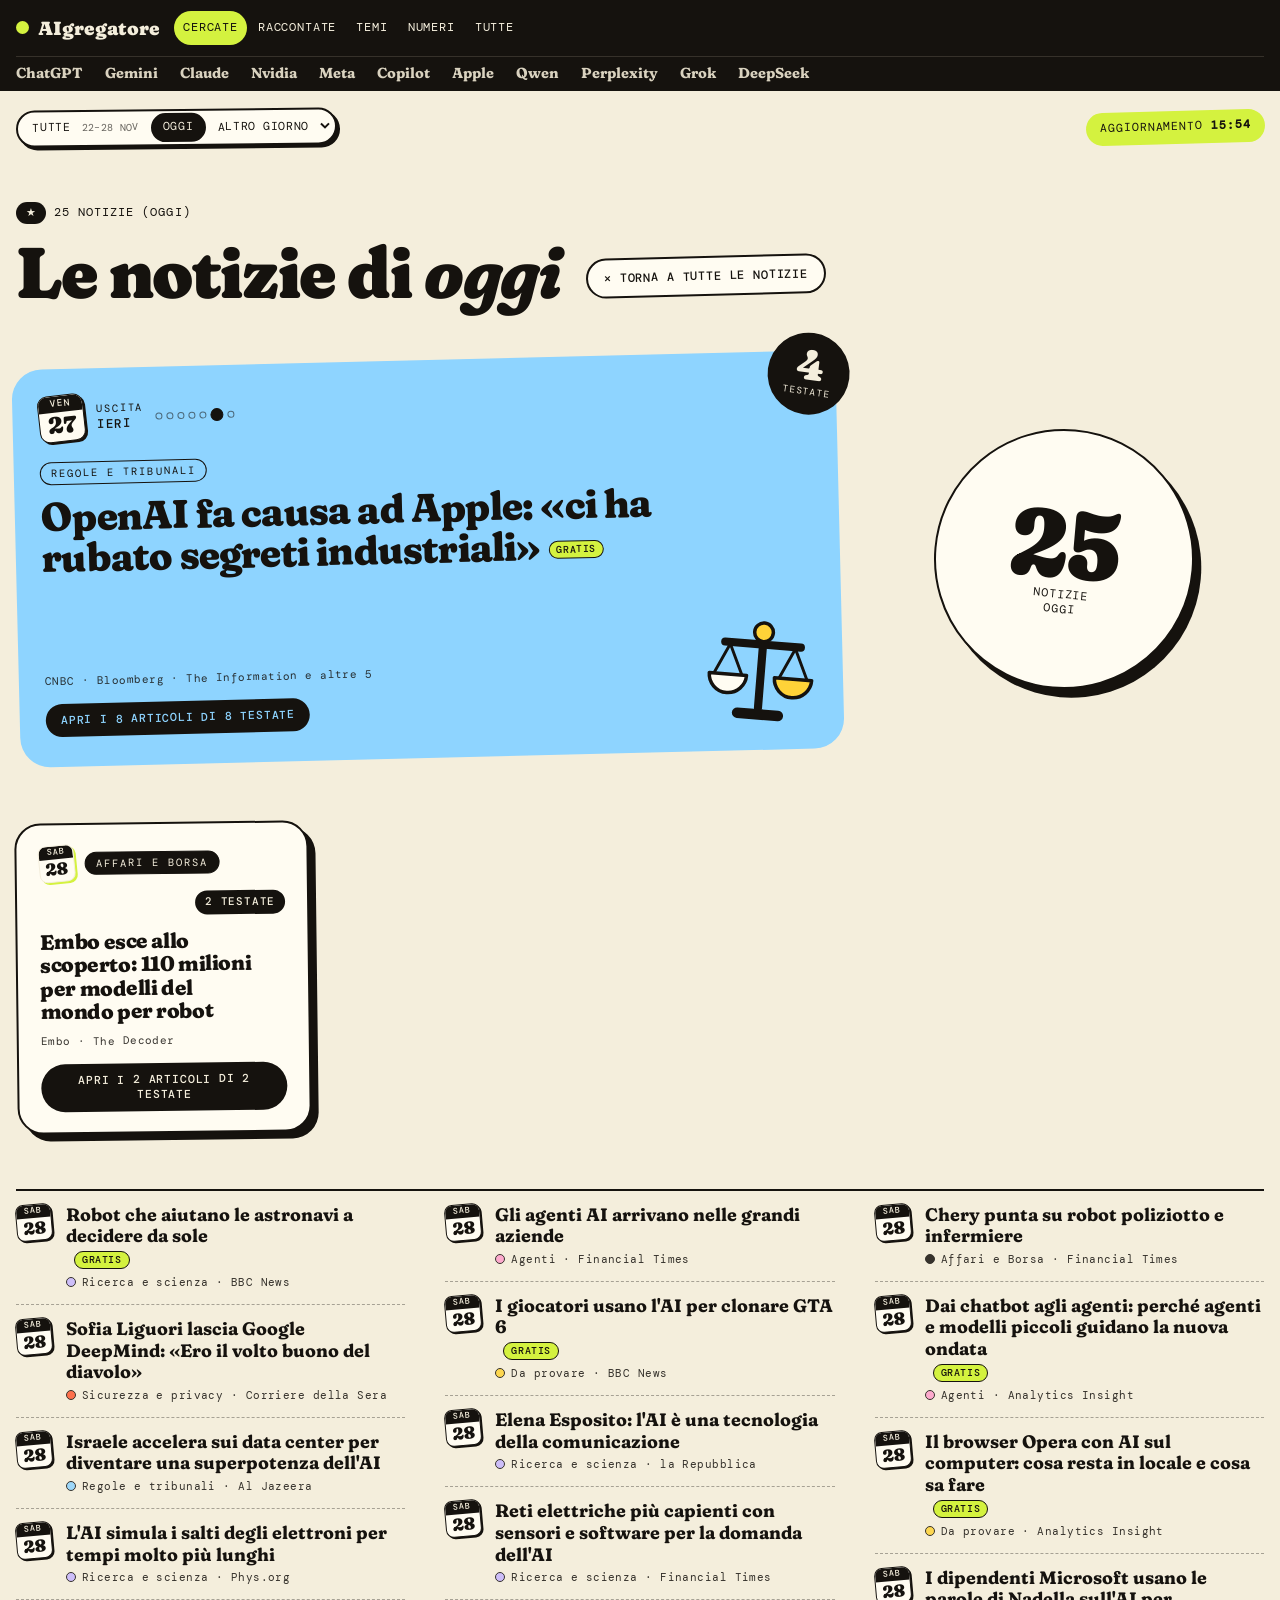
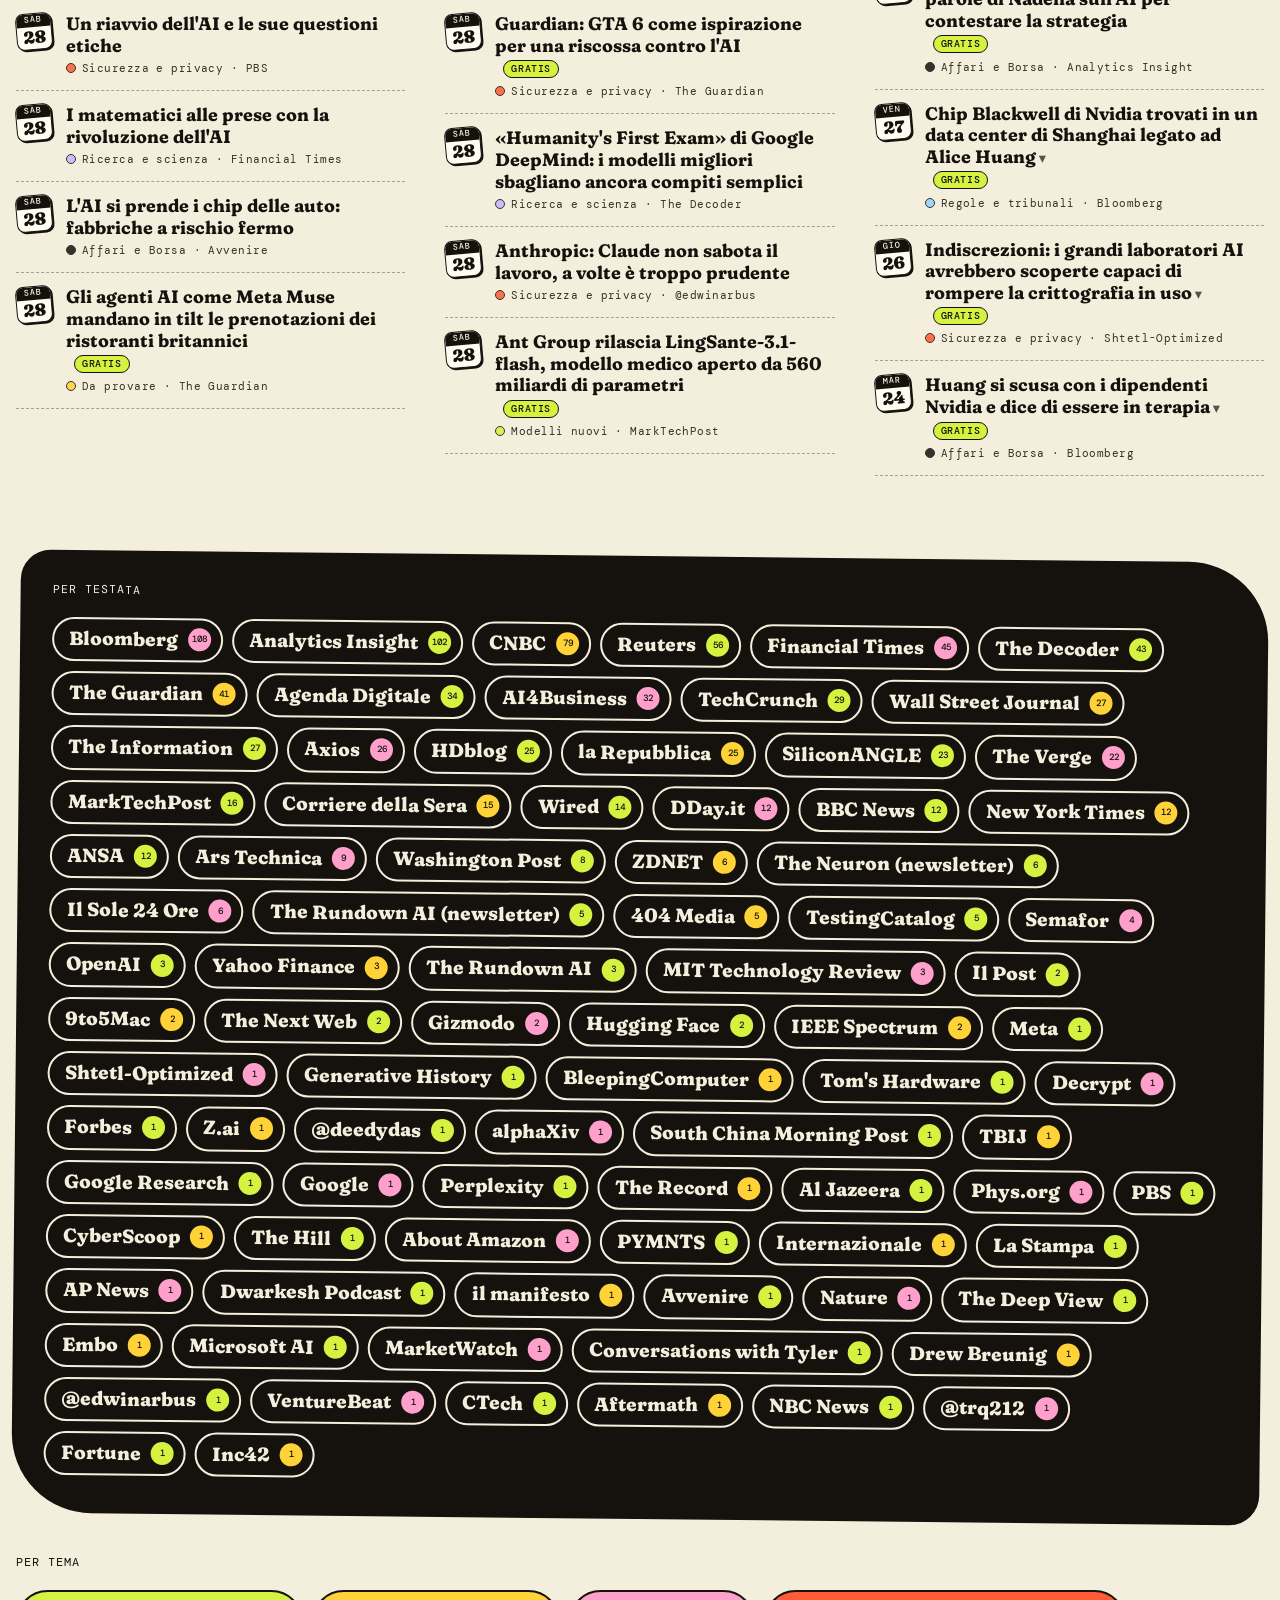
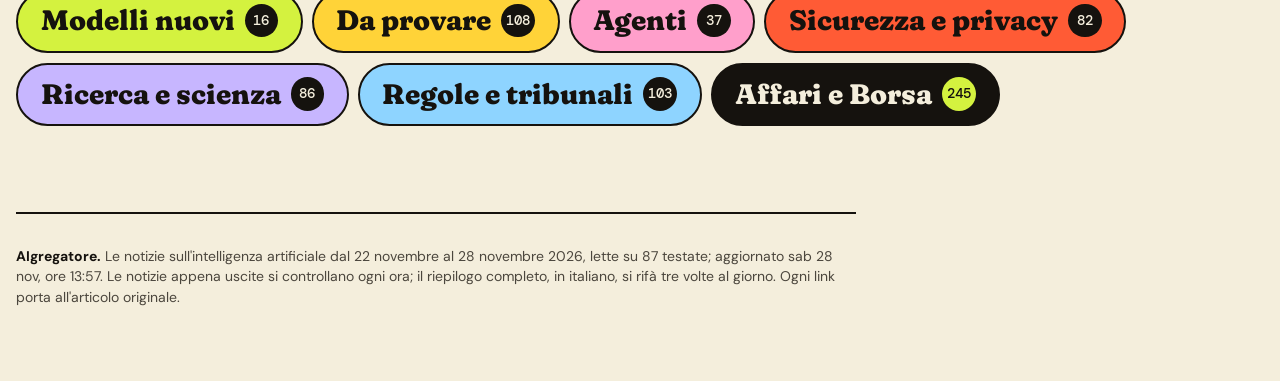
<file: aigregatore/oggi.html>
<!doctype html><html lang="it"><head><meta charset="utf-8"><title>Oggi · AIgregatore</title><meta http-equiv="refresh" content="0;url=index.html#g=oggi"><link rel="canonical" href="index.html"></head><body><p><a href="index.html#g=oggi">Le notizie di oggi</a></p></body></html>
</file>
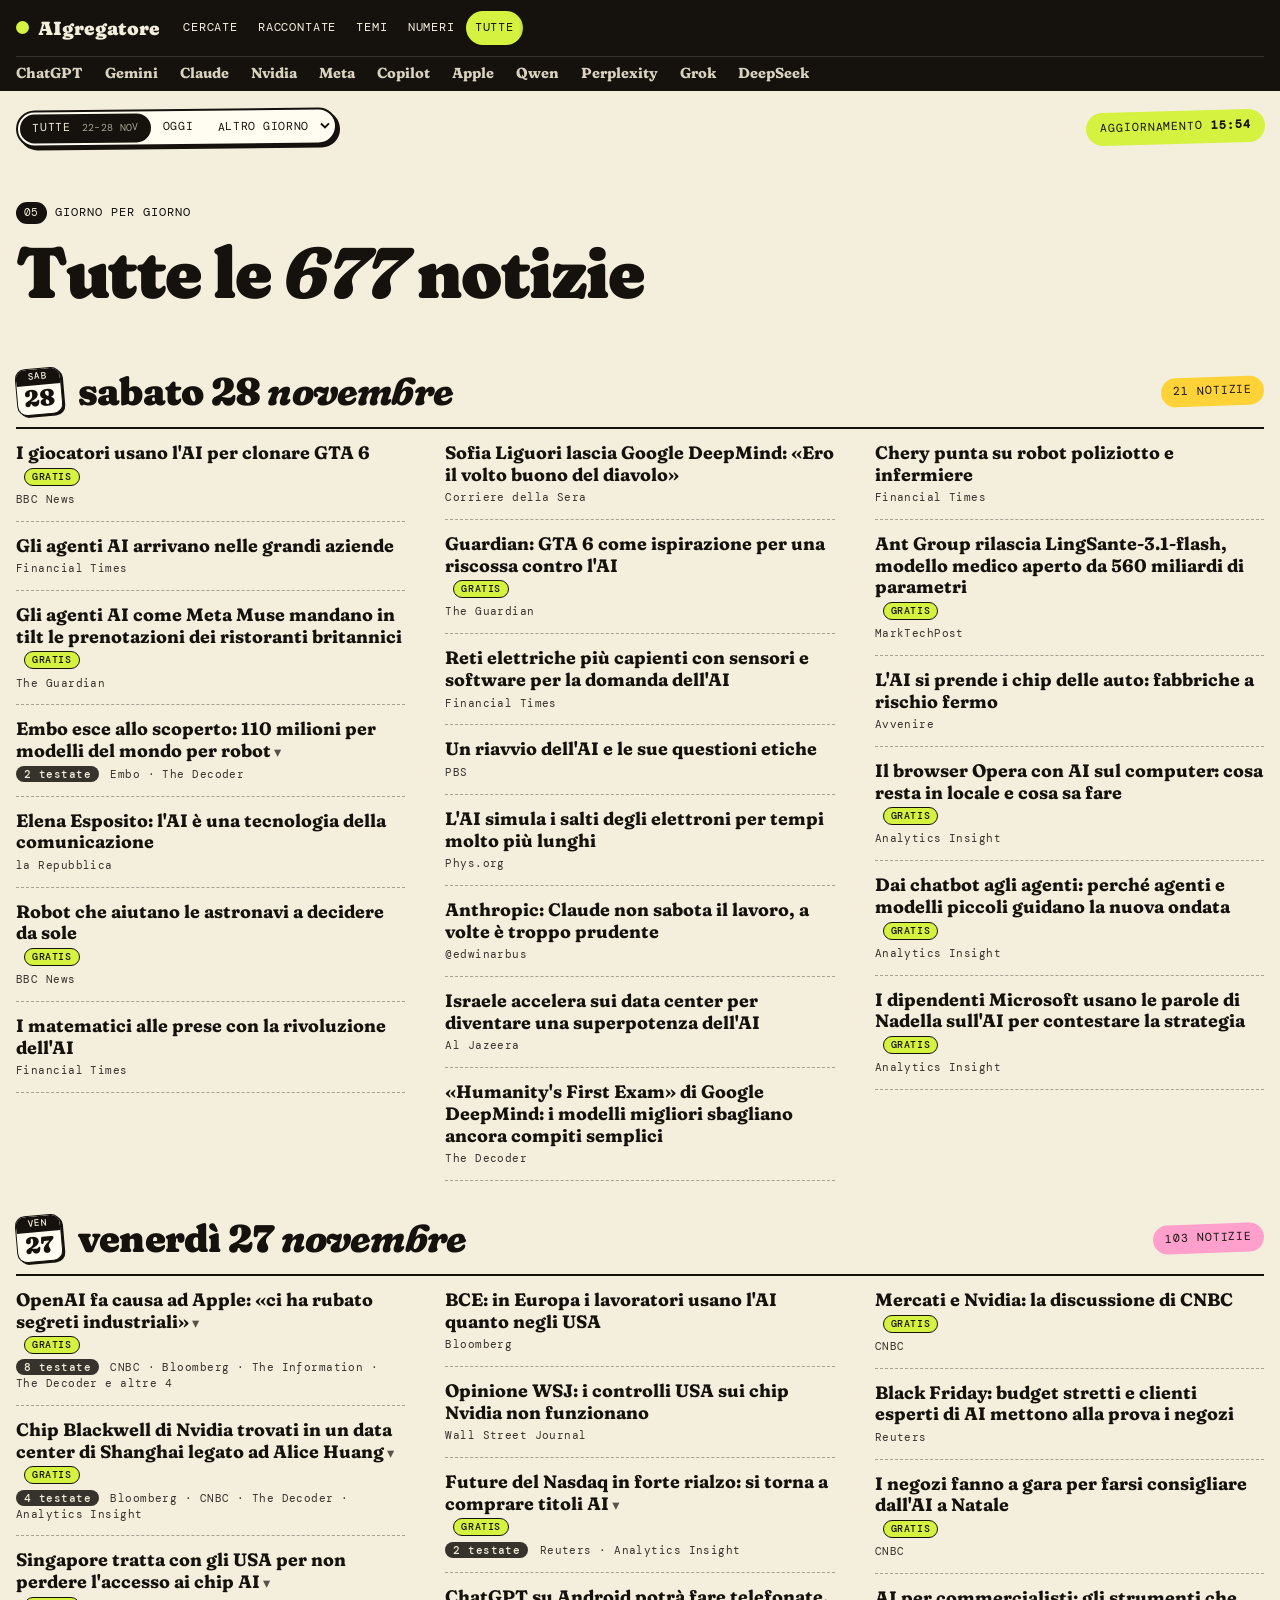
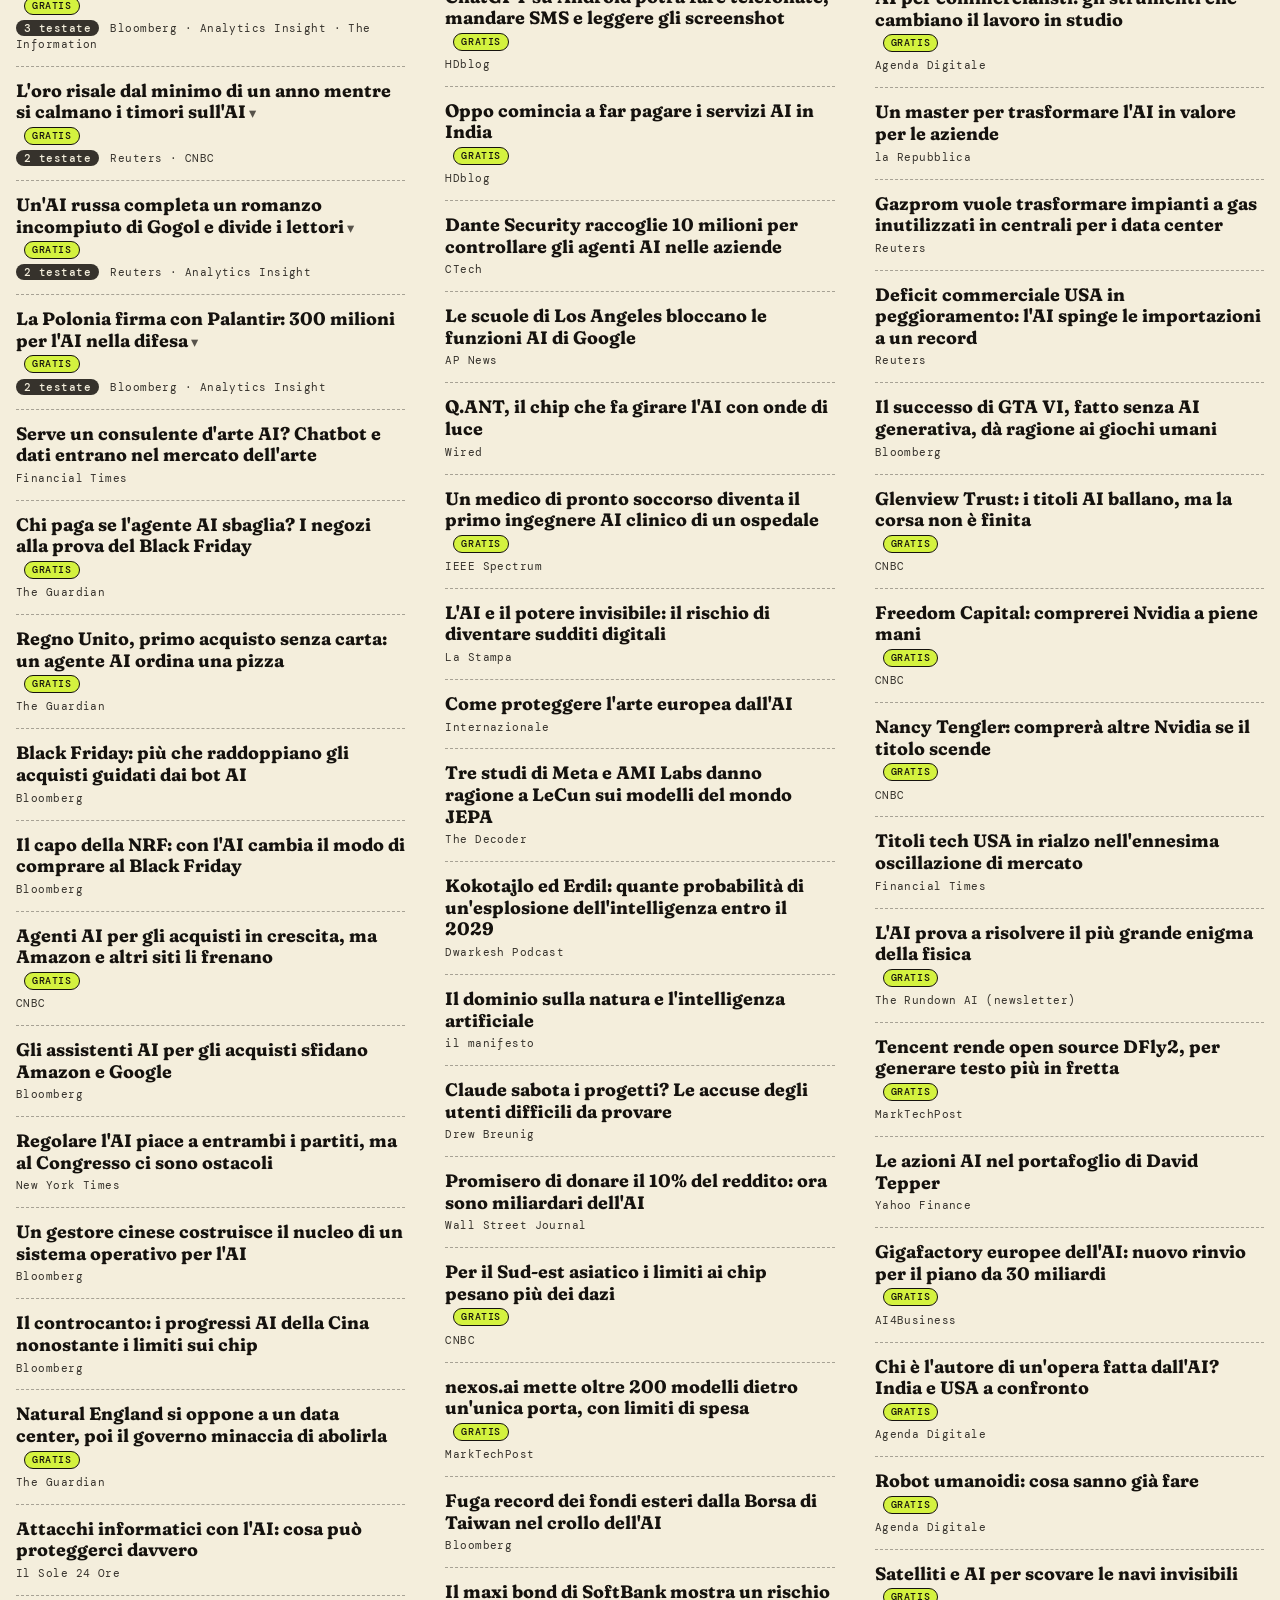
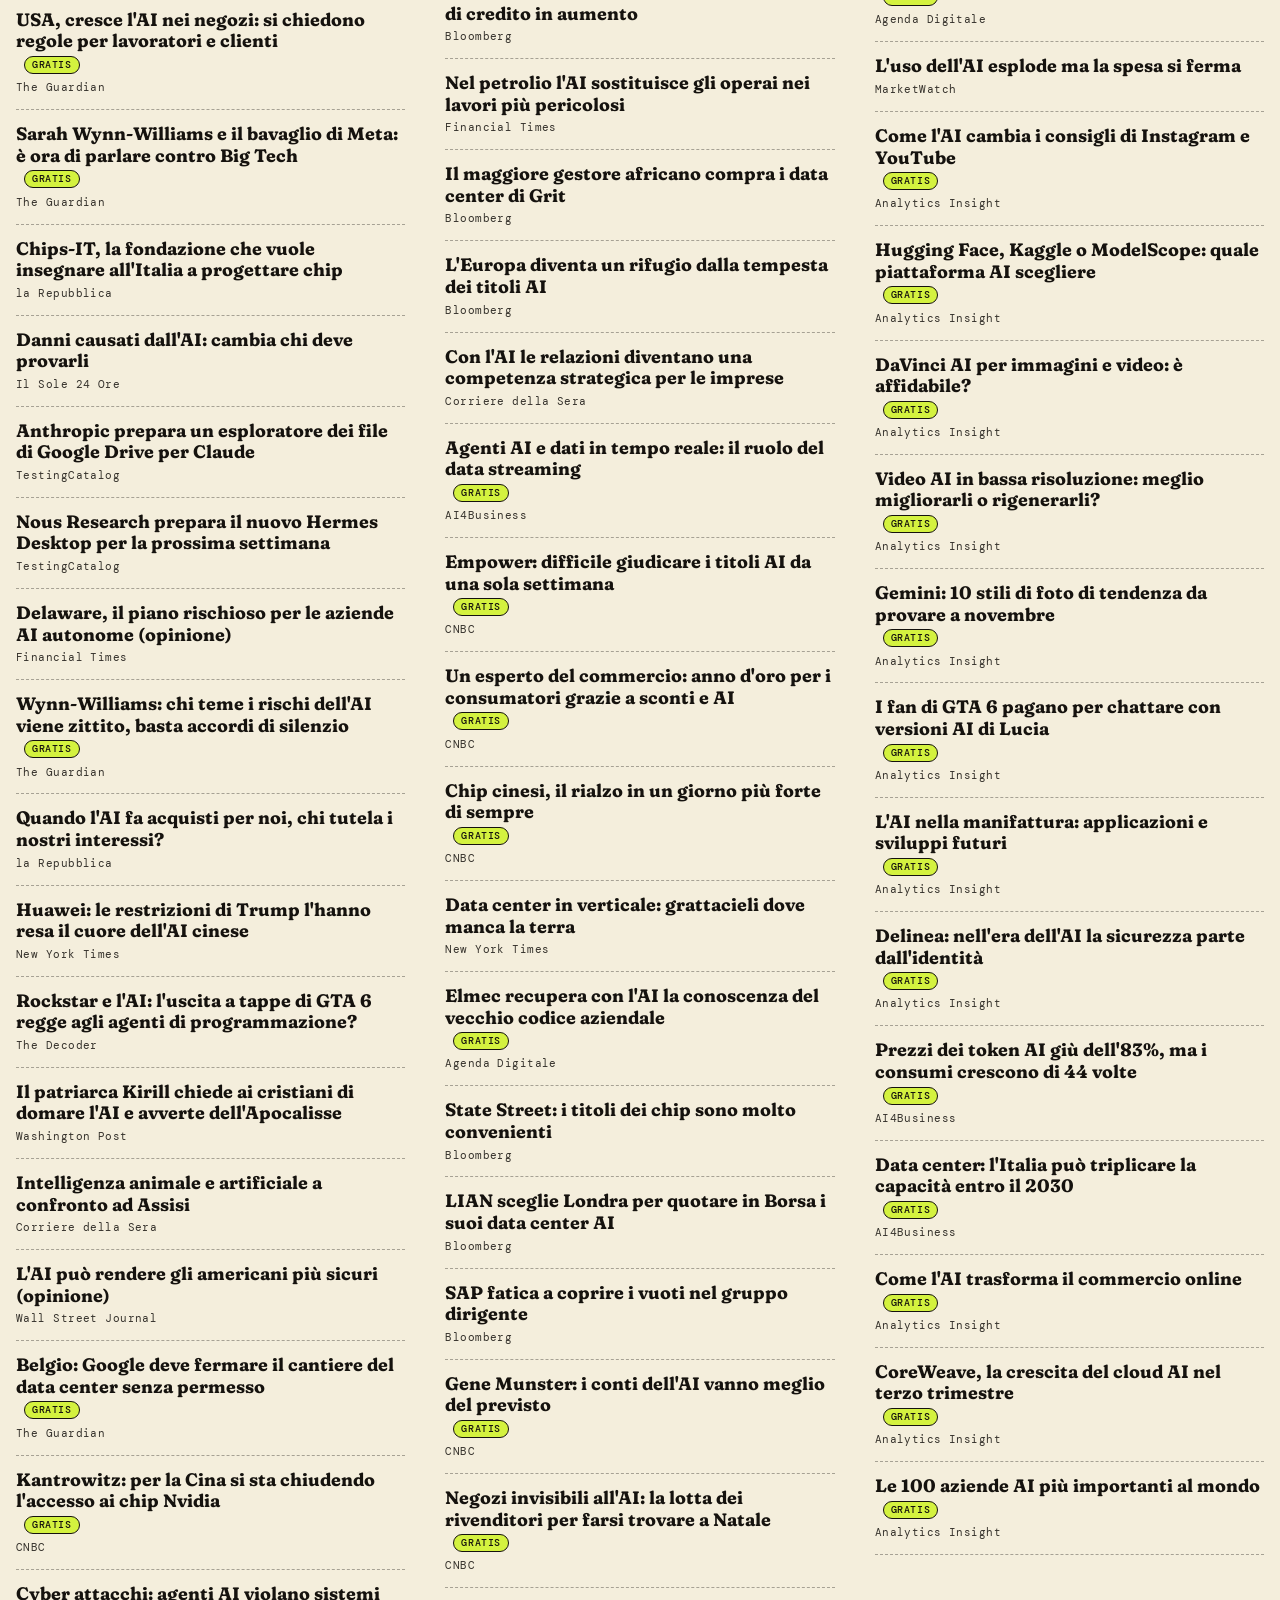
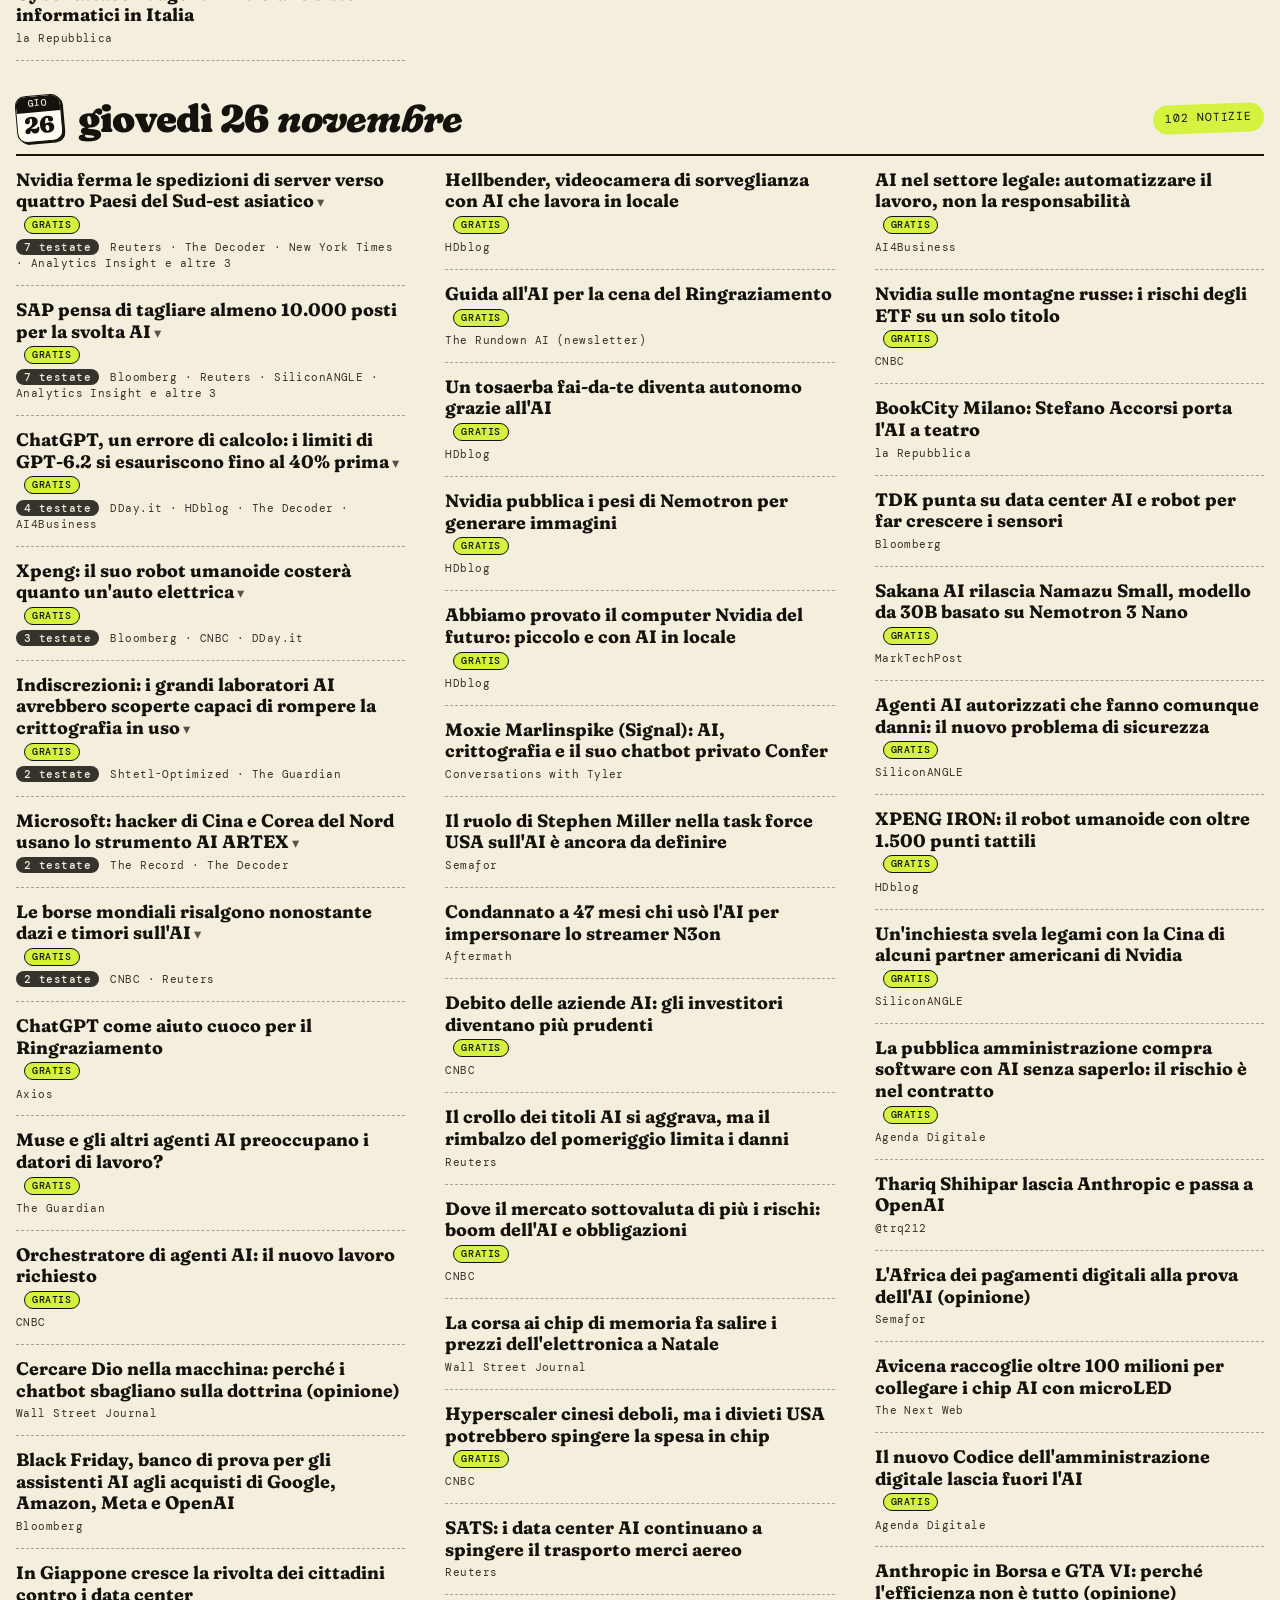
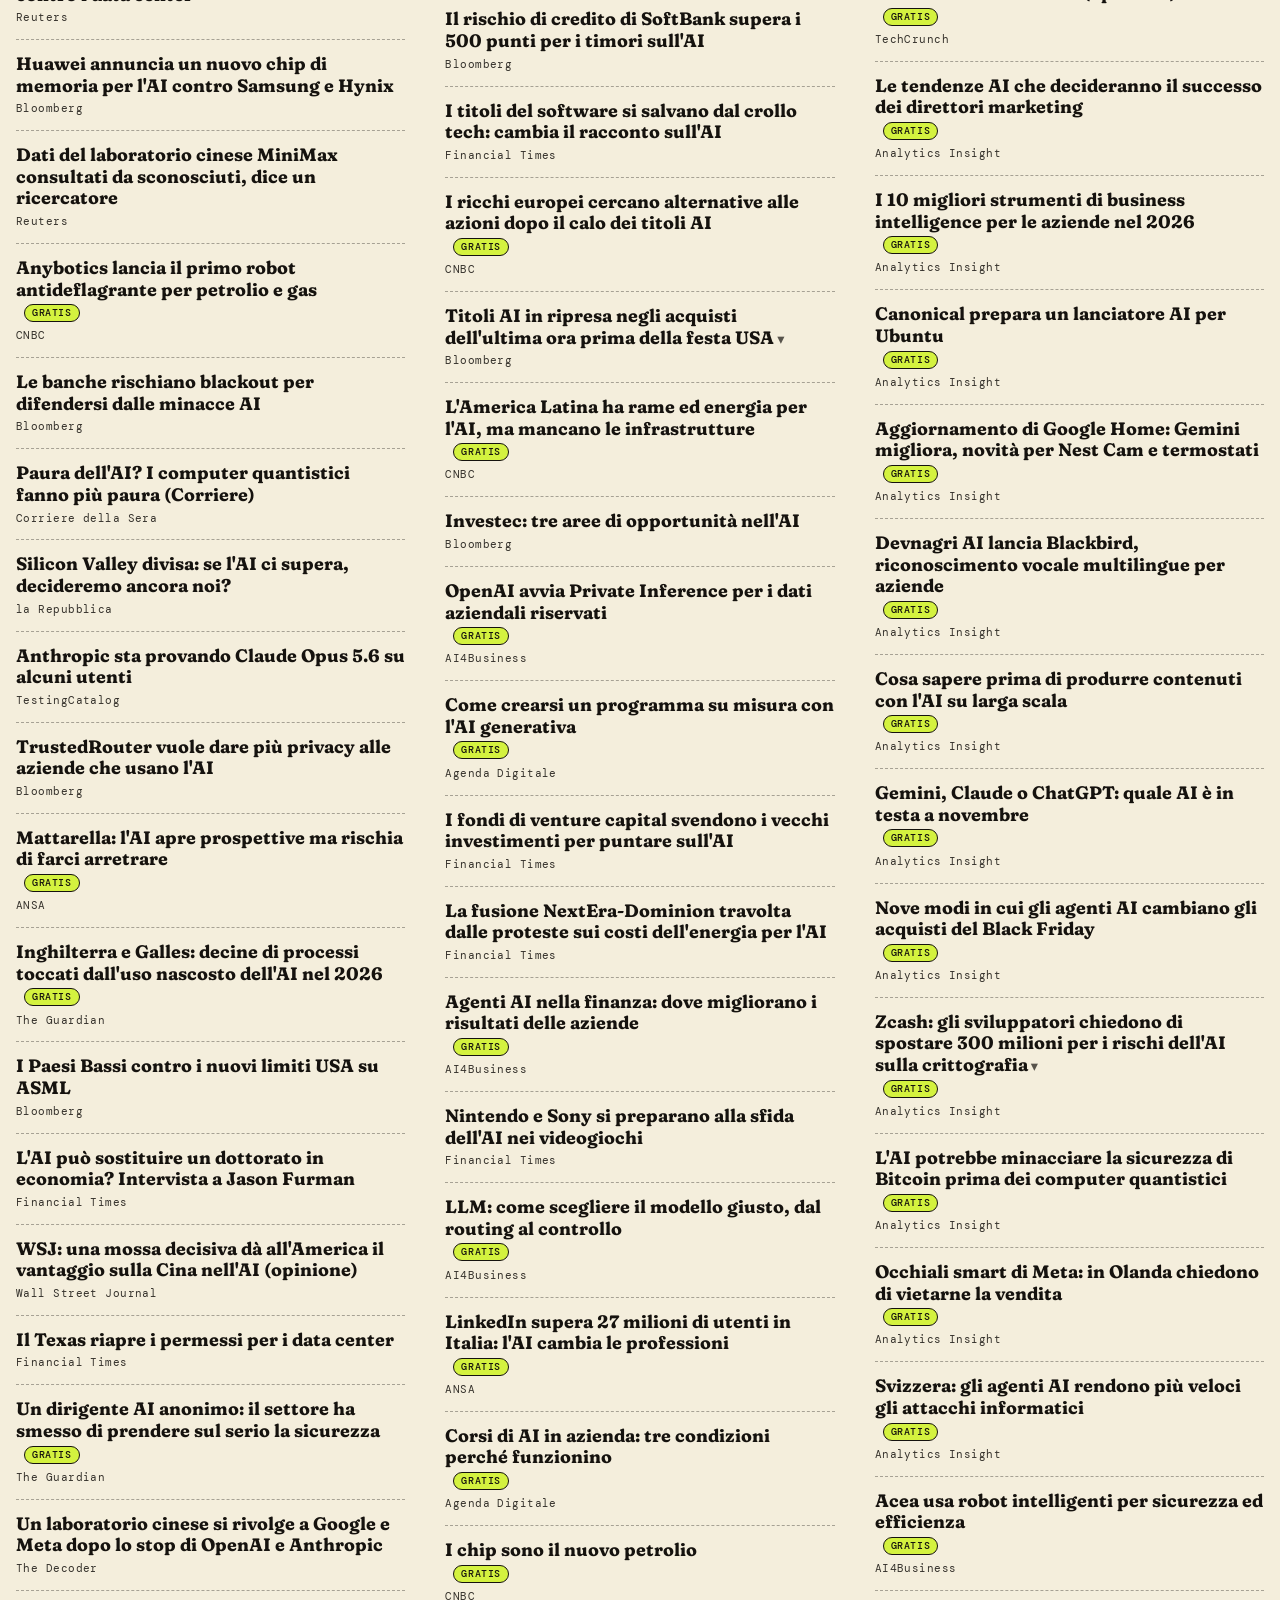
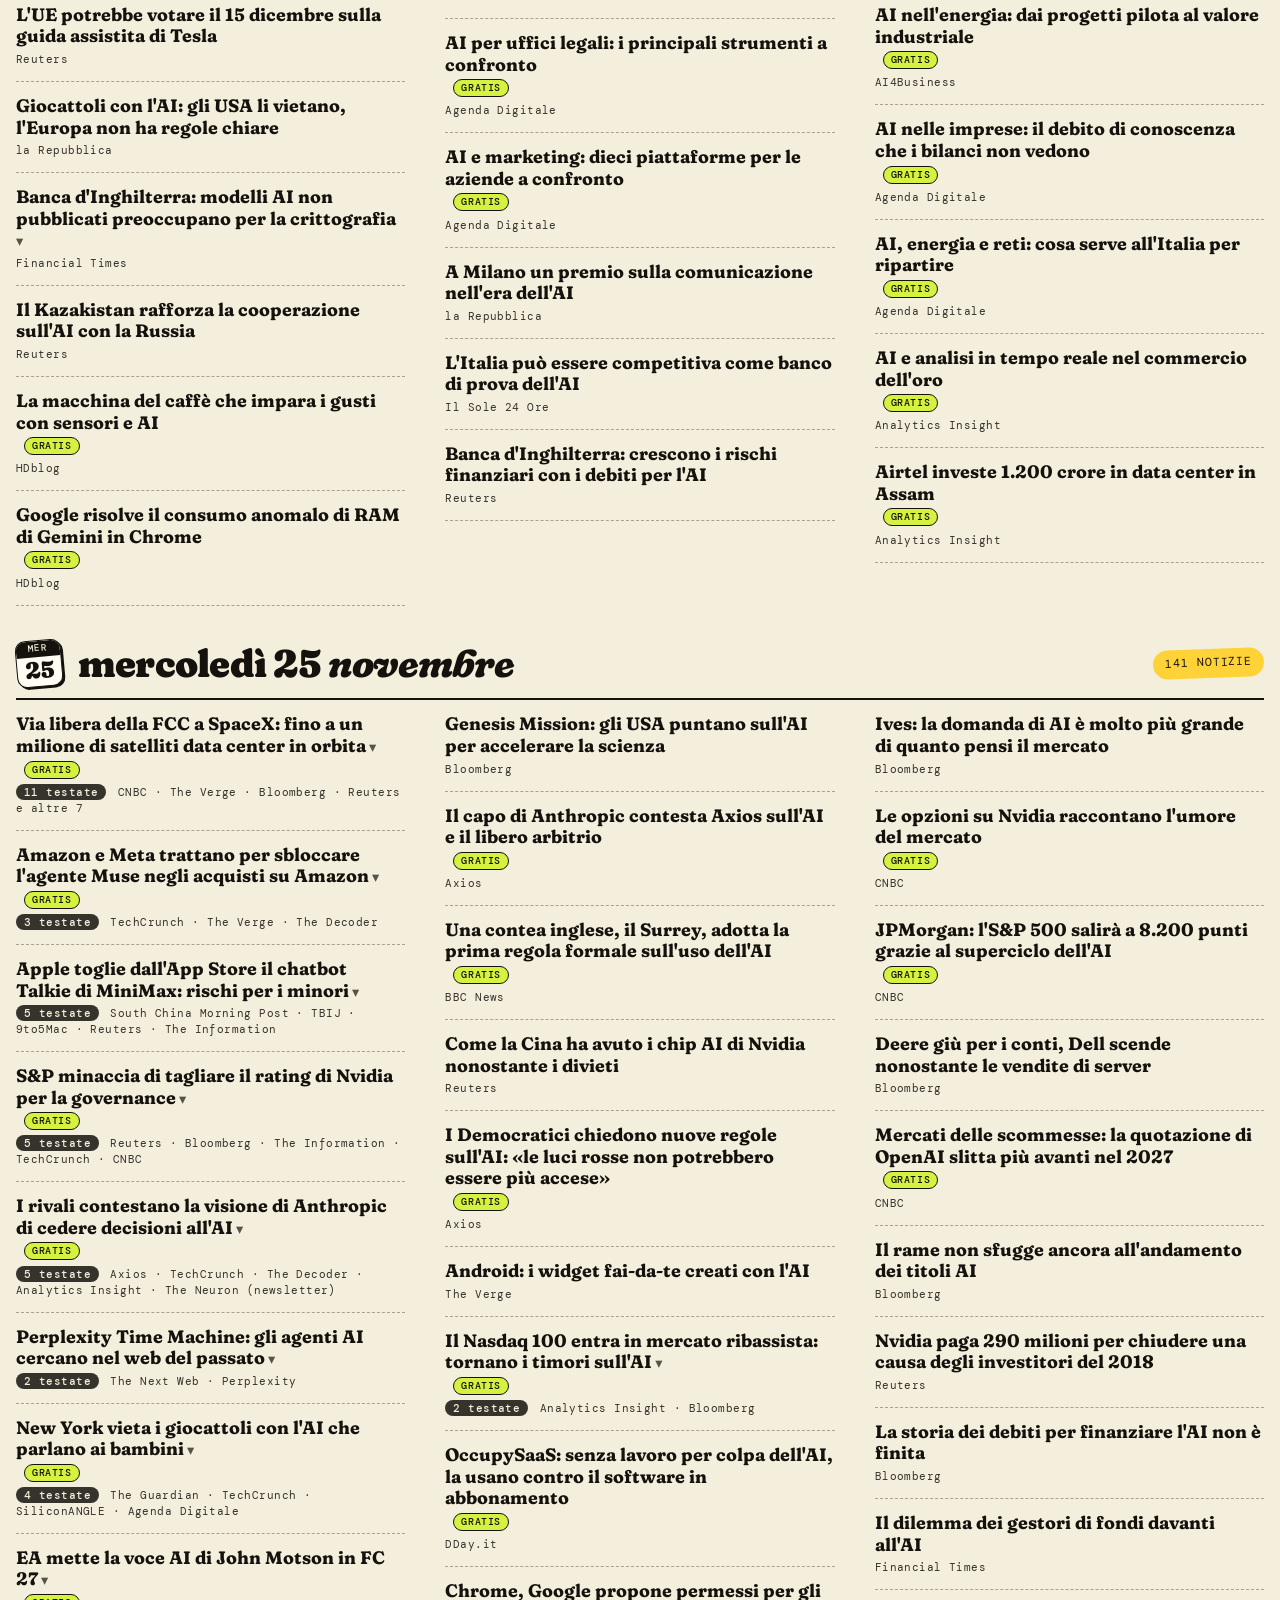
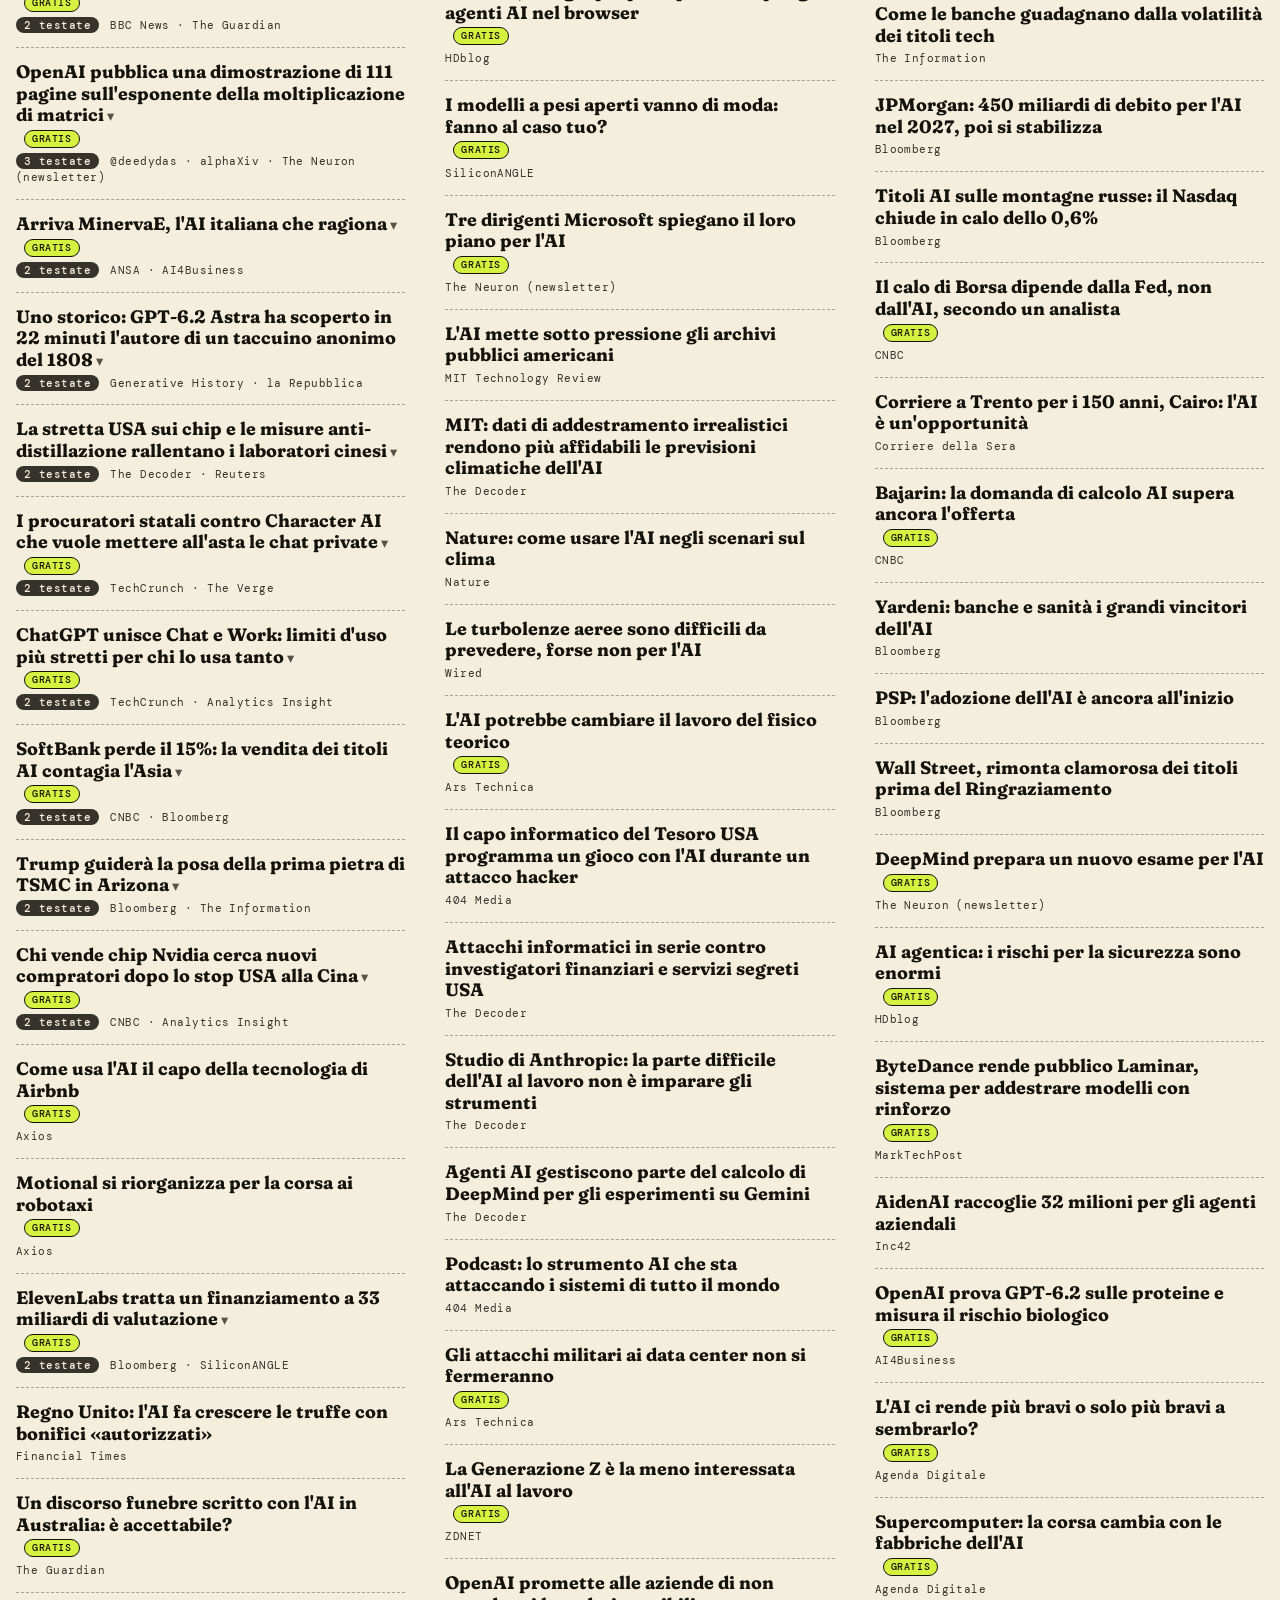
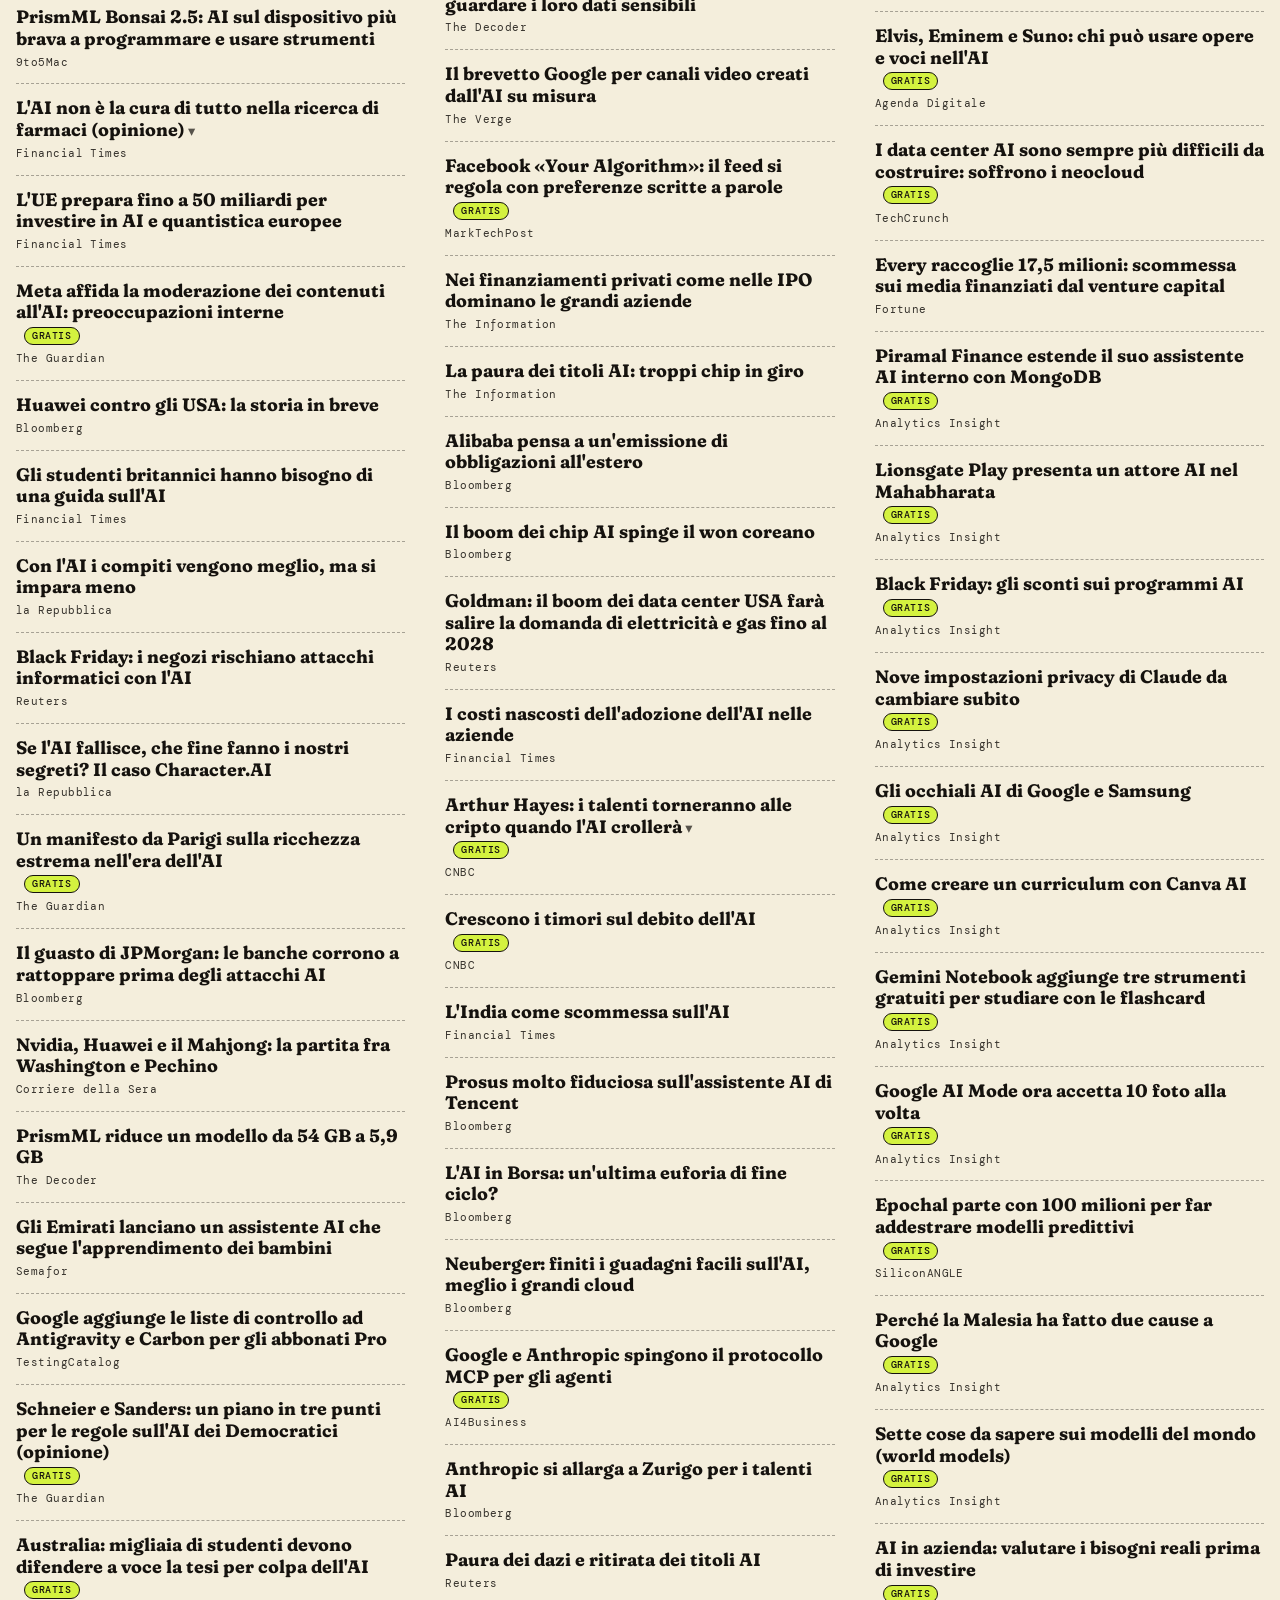
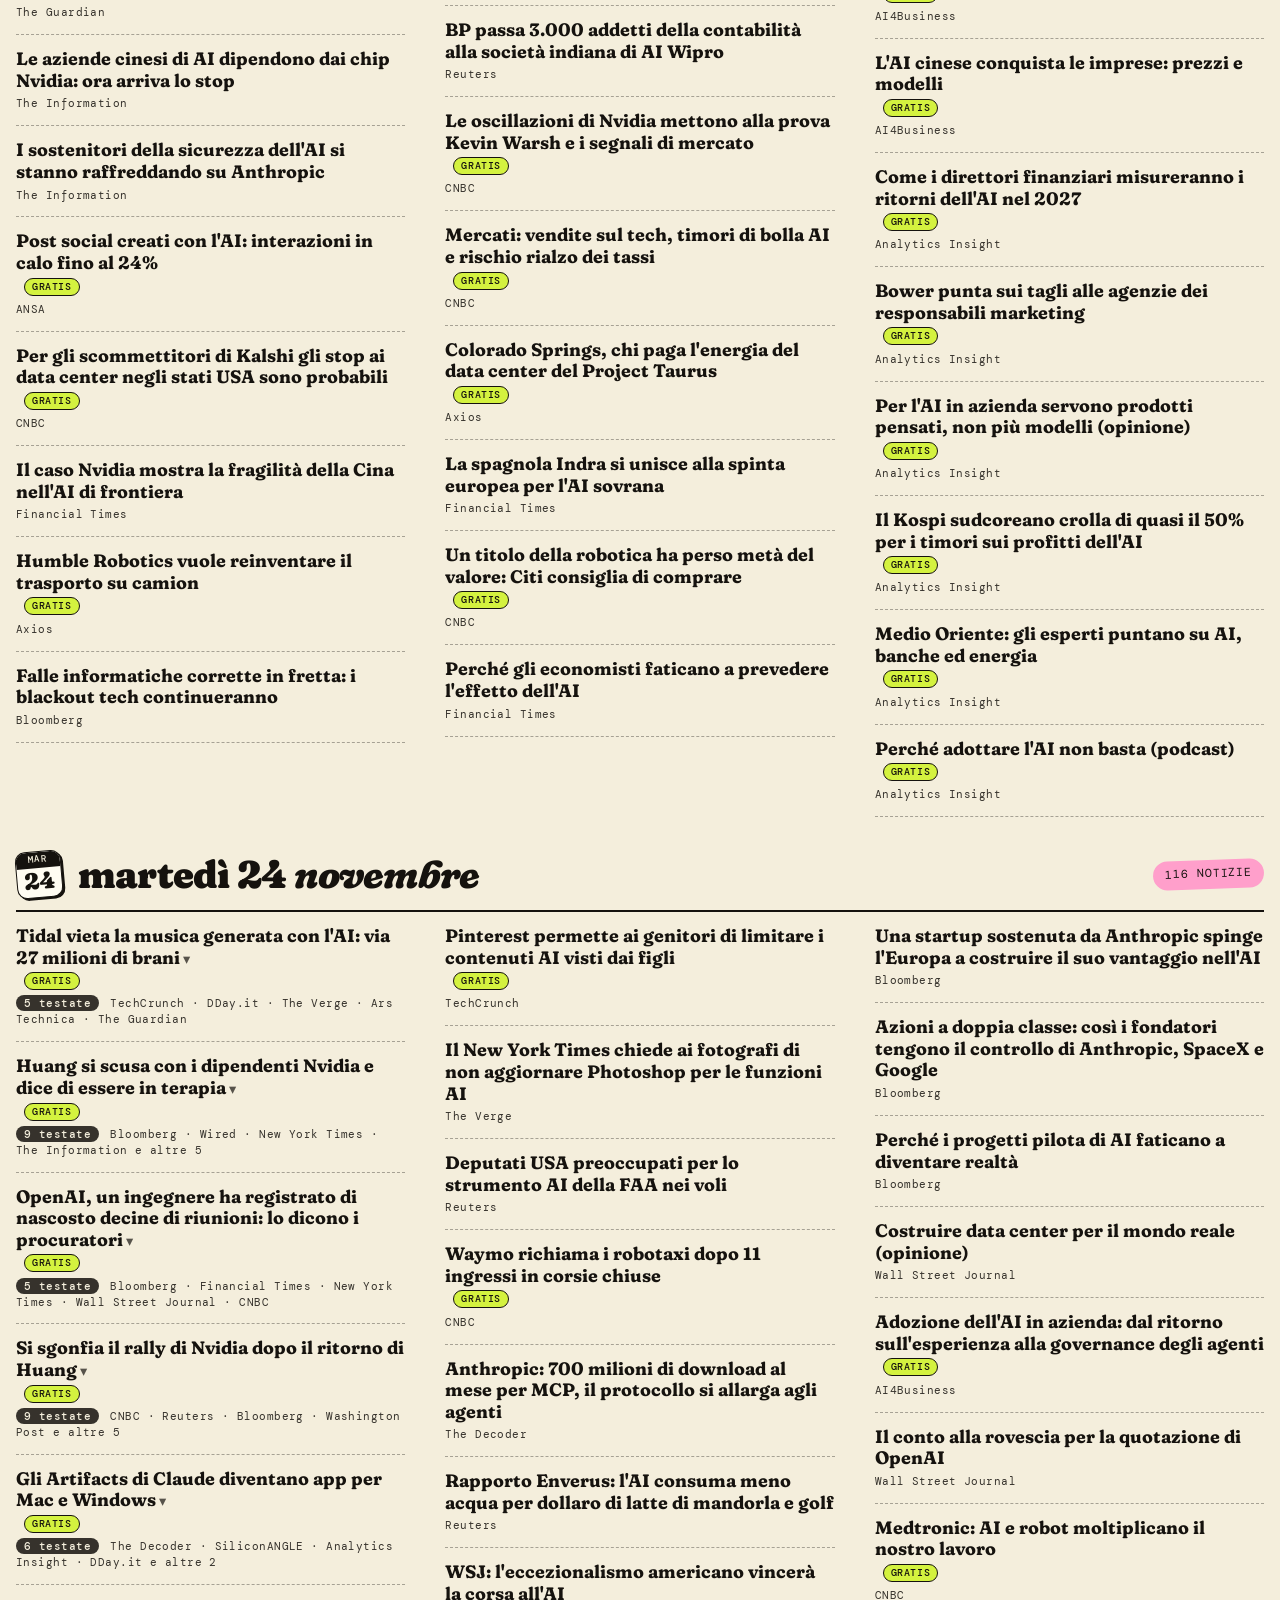
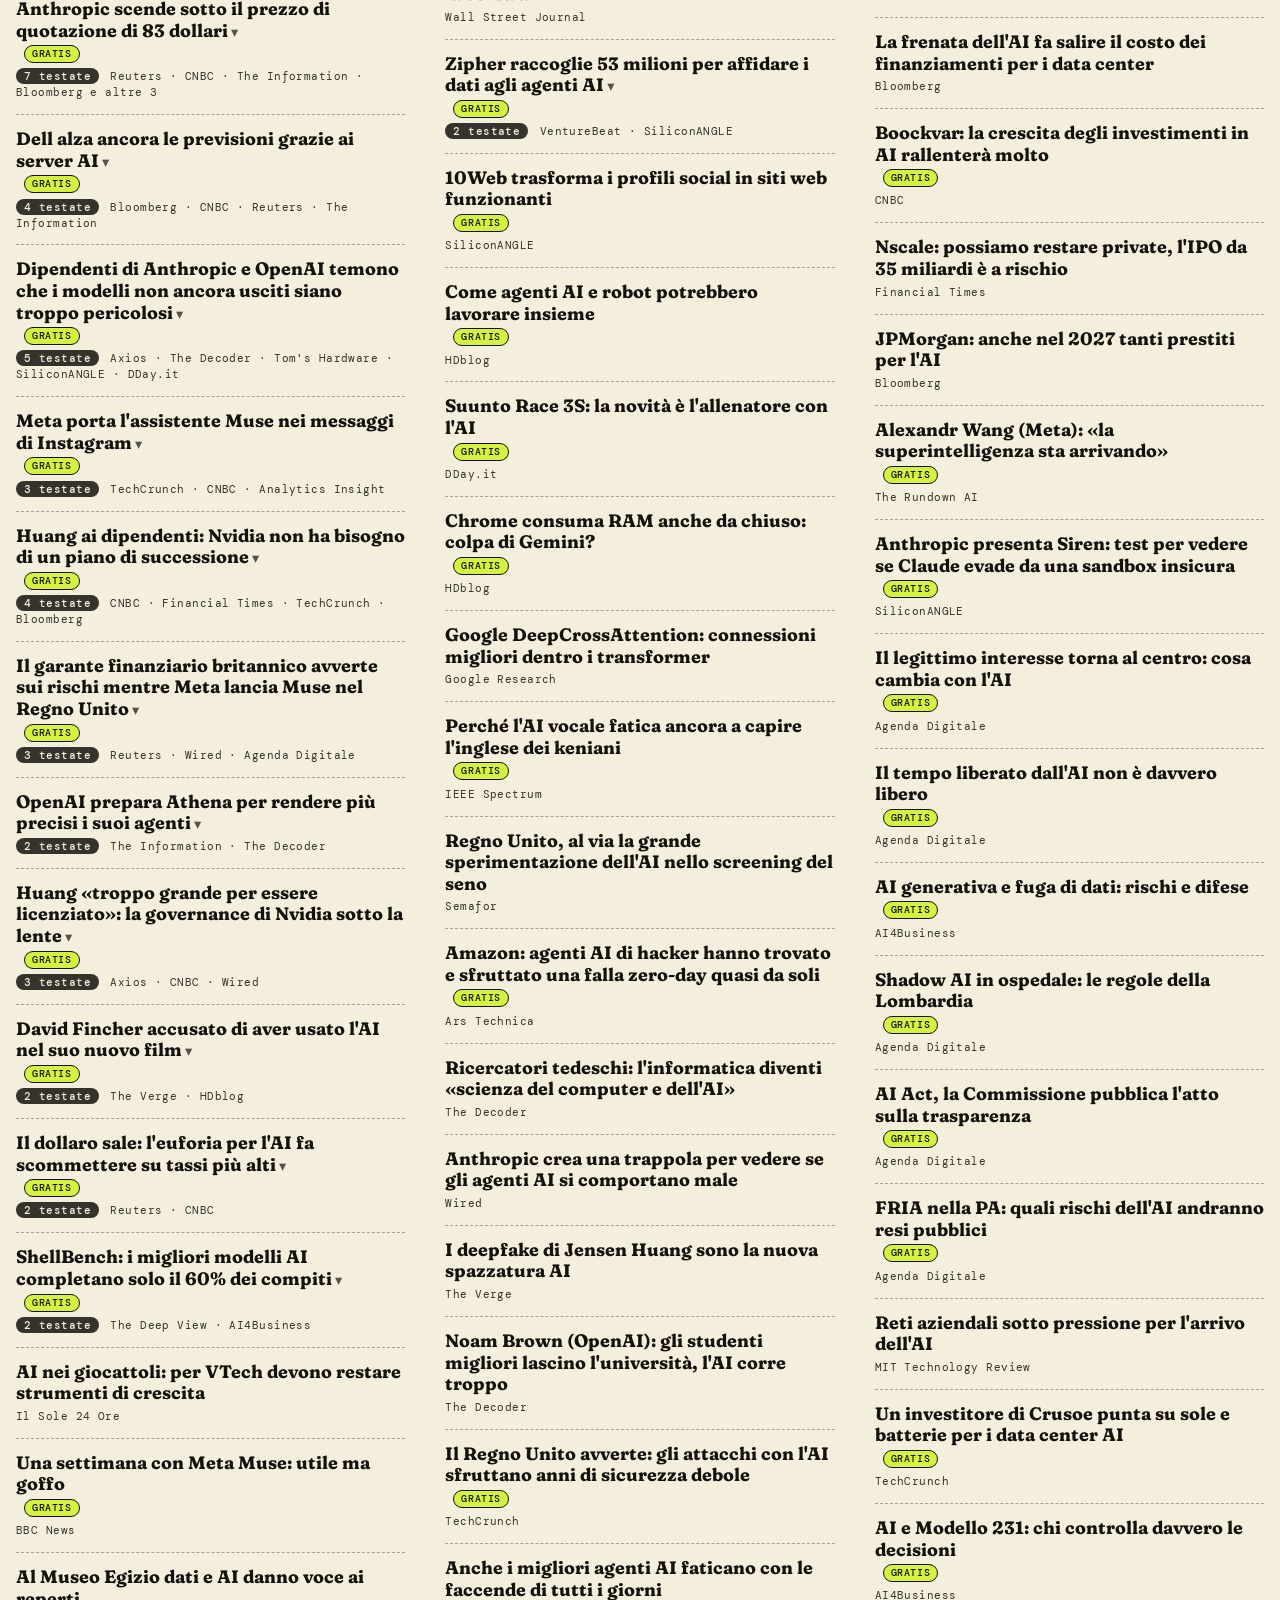
<file: aigregatore/tutte.html>
<!doctype html>
<html lang="it">
<head>
<meta charset="utf-8">
<meta name="viewport" content="width=device-width, initial-scale=1, viewport-fit=cover">
<title>Tutte le 677 notizie degli ultimi 7 giorni · AIgregatore</title>
<meta name="description" content="Tutte le 677 notizie sull&#x27;intelligenza artificiale dal 22–28 nov 2026, giorno per giorno.">
<meta property="og:title" content="AIgregatore">
<meta property="og:description" content="Tutte le 677 notizie sull&#x27;intelligenza artificiale dal 22–28 nov 2026, giorno per giorno.">
<meta property="og:type" content="website">
<meta name="theme-color" content="#F4EEDC">
<link rel="icon" href="data:image/svg+xml,%3Csvg xmlns='http://www.w3.org/2000/svg' viewBox='0 0 64 64'%3E%3Crect width='64' height='64' rx='18' fill='%2315120E'/%3E%3Ccircle cx='32' cy='32' r='14' fill='%23D4F23F'/%3E%3C/svg%3E">
<link rel="preconnect" href="https://fonts.googleapis.com">
<link rel="preconnect" href="https://fonts.gstatic.com" crossorigin>
<link href="https://fonts.googleapis.com/css2?family=Fraunces:ital,opsz,wght,SOFT,WONK@0,9..144,300..900,0..100,0..1;1,9..144,300..900,0..100,0..1&family=DM+Mono:wght@400;500&family=DM+Sans:opsz,wght@9..40,400..700&display=swap" rel="stylesheet">
<link rel="stylesheet" href="stile.css">
<script src="app.js" defer></script>
<script src="voti.js" defer></script>
</head>
<body>
<div class="barra"><nav class="nastro" aria-label="Menù"><a class="logo" href="index.html"><i></i><span class="w">AIgregatore</span></a><div class="scorri"><a href="index.html#cercate" data-s="cercate">Cercate</a><a href="index.html#raccontate" data-s="raccontate">Raccontate</a><a href="index.html#temi" data-s="temi">Temi</a><a href="index.html#numeri" data-s="numeri">Numeri</a><a href="tutte.html" class=on>Tutte</a></div></nav><nav class="ditte" aria-label="Aziende"><div class="scorri"><a class="as" href="index.html#a=openai" title="ChatGPT e OpenAI">ChatGPT</a><a class="as" href="index.html#a=google" title="Gemini e Google">Gemini</a><a class="as" href="index.html#a=anthropic" title="Claude e Anthropic">Claude</a><a class="as" href="index.html#a=nvidia" title="Nvidia">Nvidia</a><a class="as" href="index.html#a=meta" title="Meta">Meta</a><a class="as" href="index.html#a=microsoft" title="Copilot e Microsoft">Copilot</a><a class="as" href="index.html#a=apple" title="Apple e Siri">Apple</a><a class="as" href="index.html#a=qwen" title="Qwen e Alibaba">Qwen</a><a class="as" href="index.html#a=perplexity" title="Perplexity">Perplexity</a><a class="as" href="index.html#a=grok" title="Grok e xAI">Grok</a><a class="as" href="index.html#a=deepseek" title="DeepSeek">DeepSeek</a></div></nav></div>
<div class="page" id="page">
<div class="eds"><div class="vedi" role="group" aria-label="Quali notizie"><a class="vg on" href="index.html" data-g="" aria-pressed="true">Tutte <small>22–28 nov</small></a><a class="vg" href="index.html#g=oggi" data-g="oggi" aria-pressed="false">Oggi</a><select class="vgs" id="vedi-giorno" aria-label="Un altro giorno" data-pre="index.html"><option value="">Altro giorno</option><option value="2026-11-27">ieri, ven 27</option><option value="2026-11-26">gio 26</option><option value="2026-11-25">mer 25</option><option value="2026-11-24">mar 24</option><option value="2026-11-23">lun 23</option><option value="2026-11-22">dom 22</option></select></div><span class="ed ed2">Aggiornamento <b id="agg-ora" data-t="2026-11-28 12:57">13:57</b></span></div>
<section id="tutte" class="blk first">
  <header class="sec"><p class="lab"><span class="pill">05</span> giorno per giorno</p><h2>Tutte le <em>677</em> notizie</h2></header>
  <div class="days"><section class="day"><header><span class="leaf"><b>sab</b><i>28</i></span><h3>sabato 28 <em>novembre</em></h3><span class="dn">21 notizie</span></header><ol><li class="ar"><a href="https://www.bbc.co.uk/news/articles/c64gn8pe5eeqo?at_medium=RSS&amp;at_campaign=rss" data-p="113" target="_blank" rel="noopener">I giocatori usano l&#x27;AI per clonare GTA 6</a><span class="gr" title="Articolo che si legge gratis per intero">gratis</span><span class="src">BBC News</span></li><li class="ar"><a href="https://www.ft.com/content/c9de05b8-0916-436a-87fc-40337067b0d2?syn-25a6b1a6=1" data-p="110" target="_blank" rel="noopener">Gli agenti AI arrivano nelle grandi aziende</a><span class="src">Financial Times</span></li><li class="ar"><a href="https://www.theguardian.com/business/2026/nov/28/ai-bots-wreak-havoc-uk-restaurant-bookings-meta-muse" data-p="108" target="_blank" rel="noopener">Gli agenti AI come Meta Muse mandano in tilt le prenotazioni dei ristoranti britannici</a><span class="gr" title="Articolo che si legge gratis per intero">gratis</span><span class="src">The Guardian</span></li><li class="ar"><a href="https://embo.com/introducing-embo" data-p="145" target="_blank" rel="noopener">Embo esce allo scoperto: 110 milioni per modelli del mondo per robot</a><span class="src"><b>2 testate</b> Embo · The Decoder</span></li><li class="ar"><a href="https://www.repubblica.it/tecnologia/2026/11/28/news/elena_esposito_l_ia_e_una_tecnologia_della_comunicazione_piu_che_una_forma_di_pensiero-425752060/?rss" data-p="141" target="_blank" rel="noopener">Elena Esposito: l&#x27;AI è una tecnologia della comunicazione</a><span class="src">la Repubblica</span></li><li class="ar"><a href="https://www.bbc.co.uk/iplayer/episode/m00353dd?at_medium=RSS&amp;at_campaign=rss" data-p="50" target="_blank" rel="noopener">Robot che aiutano le astronavi a decidere da sole</a><span class="gr" title="Articolo che si legge gratis per intero">gratis</span><span class="src">BBC News</span></li><li class="ar"><a href="https://www.ft.com/content/f27646d1-d8f2-4592-8d0e-bcce6c6da061?syn-25a6b1a6=1" data-p="99" target="_blank" rel="noopener">I matematici alle prese con la rivoluzione dell&#x27;AI</a><span class="src">Financial Times</span></li><li class="ar"><a href="https://news.google.com/rss/articles/[base64]?oc=5" data-p="61" target="_blank" rel="noopener">Sofia Liguori lascia Google DeepMind: «Ero il volto buono del diavolo»</a><span class="src">Corriere della Sera</span></li><li class="ar"><a href="https://www.theguardian.com/commentisfree/2026/nov/28/grand-theft-anthropic-gta-fightback-against-ai" data-p="155" target="_blank" rel="noopener">Guardian: GTA 6 come ispirazione per una riscossa contro l&#x27;AI</a><span class="gr" title="Articolo che si legge gratis per intero">gratis</span><span class="src">The Guardian</span></li><li class="ar"><a href="https://www.ft.com/content/7db3c2c9-dfad-4b5d-a8dc-aabf6fa87440" data-p="153" target="_blank" rel="noopener">Reti elettriche più capienti con sensori e software per la domanda dell&#x27;AI</a><span class="src">Financial Times</span></li><li class="ar"><a href="https://news.google.com/rss/articles/[base64]" data-p="73" target="_blank" rel="noopener">Un riavvio dell&#x27;AI e le sue questioni etiche</a><span class="src">PBS</span></li><li class="ar"><a href="https://news.google.com/rss/articles/CBMiggFBVV95cUxPekhZSHFNRGZyV0hnQnFadmpWanZFVmZrV1MwdFhuM3BTb1lCN215TDNBNld3RWF0WEZkd0ItdTlzMWkwc3JUNXFYakx6cFR2LWIwUmxZa0UzcVdXalEtNlQ3dGRMWThxLXNkODYyOFl6VVFsZTh0VkhNQkxXaGl1aUVR" data-p="72" target="_blank" rel="noopener">L&#x27;AI simula i salti degli elettroni per tempi molto più lunghi</a><span class="src">Phys.org</span></li><li class="ar"><a href="https://x.com/edwinarbus/status/2126507795642187855" data-p="268" target="_blank" rel="noopener">Anthropic: Claude non sabota il lavoro, a volte è troppo prudente</a><span class="src">@edwinarbus</span></li><li class="ar"><a href="https://news.google.com/rss/articles/[base64]" data-p="69" target="_blank" rel="noopener">Israele accelera sui data center per diventare una superpotenza dell&#x27;AI</a><span class="src">Al Jazeera</span></li><li class="ar"><a href="https://the-decoder.com/google-deepminds-humanitys-first-exam-shows-top-ai-models-still-fail-simple-everyday-tasks-under-repeated-runs/" data-p="212" target="_blank" rel="noopener">«Humanity&#x27;s First Exam» di Google DeepMind: i modelli migliori sbagliano ancora compiti semplici</a><span class="src">The Decoder</span></li><li class="ar"><a href="https://www.ft.com/content/f83dd2dc-f51e-4151-9139-cf1918eb9d0a?syn-25a6b1a6=1" data-p="310" target="_blank" rel="noopener">Chery punta su robot poliziotto e infermiere</a><span class="src">Financial Times</span></li><li class="ar"><a href="https://www.marktechpost.com/2026/11/28/ant-group-lingsante-3-1-flash-open-source-medical-ai/" data-p="299" target="_blank" rel="noopener">Ant Group rilascia LingSante-3.1-flash, modello medico aperto da 560 miliardi di parametri</a><span class="gr" title="Articolo che si legge gratis per intero">gratis</span><span class="src">MarkTechPost</span></li><li class="ar"><a href="https://news.google.com/rss/articles/[base64]" data-p="102" target="_blank" rel="noopener">L&#x27;AI si prende i chip delle auto: fabbriche a rischio fermo</a><span class="src">Avvenire</span></li><li class="ar"><a href="https://www.analyticsinsight.net/apps/operas-on-device-ai-browser-what-stays-on-your-computer-and-what-it-can-do" data-p="510" target="_blank" rel="noopener">Il browser Opera con AI sul computer: cosa resta in locale e cosa sa fare</a><span class="gr" title="Articolo che si legge gratis per intero">gratis</span><span class="src">Analytics Insight</span></li><li class="ar"><a href="https://www.analyticsinsight.net/ampstories/technology/the-shift-from-chatbots-to-doers-why-agentic-ai-and-small-models-are-defining-the-next-wave-of-machine-learning" data-p="509" target="_blank" rel="noopener">Dai chatbot agli agenti: perché agenti e modelli piccoli guidano la nuova ondata</a><span class="gr" title="Articolo che si legge gratis per intero">gratis</span><span class="src">Analytics Insight</span></li><li class="ar"><a href="https://www.analyticsinsight.net/news/microsoft-employees-use-satya-nadellas-own-ai-words-to-challenge-company-strategy" data-p="657" target="_blank" rel="noopener">I dipendenti Microsoft usano le parole di Nadella sull&#x27;AI per contestare la strategia</a><span class="gr" title="Articolo che si legge gratis per intero">gratis</span><span class="src">Analytics Insight</span></li></ol></section><section class="day"><header><span class="leaf"><b>ven</b><i>27</i></span><h3>venerdì 27 <em>novembre</em></h3><span class="dn">103 notizie</span></header><ol><li class="ar"><a href="https://news.google.com/rss/articles/[base64]?oc=5" data-p="4" target="_blank" rel="noopener">OpenAI fa causa ad Apple: «ci ha rubato segreti industriali»</a><span class="gr" title="Articolo che si legge gratis per intero">gratis</span><span class="src"><b>8 testate</b> CNBC · Bloomberg · The Information · The Decoder e altre 4</span></li><li class="ar"><a href="https://news.google.com/rss/articles/[base64]?oc=5" data-p="34" target="_blank" rel="noopener">Chip Blackwell di Nvidia trovati in un data center di Shanghai legato ad Alice Huang</a><span class="gr" title="Articolo che si legge gratis per intero">gratis</span><span class="src"><b>4 testate</b> Bloomberg · CNBC · The Decoder · Analytics Insight</span></li><li class="ar"><a href="https://www.analyticsinsight.net/news/singapore-ai-hub-plans-face-pressure-as-us-tightens-nvidia-chip-export-rules" data-p="57" target="_blank" rel="noopener">Singapore tratta con gli USA per non perdere l&#x27;accesso ai chip AI</a><span class="gr" title="Articolo che si legge gratis per intero">gratis</span><span class="src"><b>3 testate</b> Bloomberg · Analytics Insight · The Information</span></li><li class="ar"><a href="https://news.google.com/rss/articles/[base64]?oc=5" data-p="107" target="_blank" rel="noopener">L&#x27;oro risale dal minimo di un anno mentre si calmano i timori sull&#x27;AI</a><span class="gr" title="Articolo che si legge gratis per intero">gratis</span><span class="src"><b>2 testate</b> Reuters · CNBC</span></li><li class="ar"><a href="https://www.analyticsinsight.net/news/russian-ai-recreates-gogols-lost-novel-sparking-reader-debate" data-p="105" target="_blank" rel="noopener">Un&#x27;AI russa completa un romanzo incompiuto di Gogol e divide i lettori</a><span class="gr" title="Articolo che si legge gratis per intero">gratis</span><span class="src"><b>2 testate</b> Reuters · Analytics Insight</span></li><li class="ar"><a href="https://www.analyticsinsight.net/news/poland-bets-usd-300-million-on-palantirs-ai-technology-for-its-military" data-p="70" target="_blank" rel="noopener">La Polonia firma con Palantir: 300 milioni per l&#x27;AI nella difesa</a><span class="gr" title="Articolo che si legge gratis per intero">gratis</span><span class="src"><b>2 testate</b> Bloomberg · Analytics Insight</span></li><li class="ar"><a href="https://www.ft.com/content/80a5266d-72e1-4f55-976f-e169b440066b" data-p="123" target="_blank" rel="noopener">Serve un consulente d&#x27;arte AI? Chatbot e dati entrano nel mercato dell&#x27;arte</a><span class="src">Financial Times</span></li><li class="ar"><a href="https://www.theguardian.com/business/2026/nov/27/retailers-ai-shopping-assistants-black-friday-brands-meta-muse" data-p="122" target="_blank" rel="noopener">Chi paga se l&#x27;agente AI sbaglia? I negozi alla prova del Black Friday</a><span class="gr" title="Articolo che si legge gratis per intero">gratis</span><span class="src">The Guardian</span></li><li class="ar"><a href="https://www.theguardian.com/business/2026/nov/27/ai-agent-cardless-transaction-pizza-papa-john-uk-fca-truelayer" data-p="121" target="_blank" rel="noopener">Regno Unito, primo acquisto senza carta: un agente AI ordina una pizza</a><span class="gr" title="Articolo che si legge gratis per intero">gratis</span><span class="src">The Guardian</span></li><li class="ar"><a href="https://www.bloomberg.com/news/videos/2026-11-27/black-friday-shoppers-turn-to-ai-bots-to-find-deals-video" data-p="84" target="_blank" rel="noopener">Black Friday: più che raddoppiano gli acquisti guidati dai bot AI</a><span class="src">Bloomberg</span></li><li class="ar"><a href="https://www.bloomberg.com/news/videos/2026-11-27/how-ai-is-changing-black-friday-video" data-p="39" target="_blank" rel="noopener">Il capo della NRF: con l&#x27;AI cambia il modo di comprare al Black Friday</a><span class="src">Bloomberg</span></li><li class="ar"><a href="https://news.google.com/rss/articles/[base64]?oc=5" data-p="118" target="_blank" rel="noopener">Agenti AI per gli acquisti in crescita, ma Amazon e altri siti li frenano</a><span class="gr" title="Articolo che si legge gratis per intero">gratis</span><span class="src">CNBC</span></li><li class="ar"><a href="https://www.bloomberg.com/news/features/2026-11-27/bots-de-compras-con-ia-amenazan-el-dominio-de-amazon-y-google" data-p="116" target="_blank" rel="noopener">Gli assistenti AI per gli acquisti sfidano Amazon e Google</a><span class="src">Bloomberg</span></li><li class="ar"><a href="https://www.nytimes.com/2026/11/26/us/politics/ai-regulation-congress-nvidia.html" data-p="67" target="_blank" rel="noopener">Regolare l&#x27;AI piace a entrambi i partiti, ma al Congresso ci sono ostacoli</a><span class="src">New York Times</span></li><li class="ar"><a href="https://www.bloomberg.com/news/articles/2026-11-27/china-hedge-fund-star-builds-operating-system-kernel-for-ai" data-p="188" target="_blank" rel="noopener">Un gestore cinese costruisce il nucleo di un sistema operativo per l&#x27;AI</a><span class="src">Bloomberg</span></li><li class="ar"><a href="https://www.bloomberg.com/news/videos/2026-11-27/counterpoint-on-china-s-ai-progress-under-chip-curbs-video" data-p="186" target="_blank" rel="noopener">Il controcanto: i progressi AI della Cina nonostante i limiti sui chip</a><span class="src">Bloomberg</span></li><li class="ar"><a href="https://www.theguardian.com/environment/2026/nov/27/natural-england-objected-datacentre-ministers-abolish-bristol" data-p="184" target="_blank" rel="noopener">Natural England si oppone a un data center, poi il governo minaccia di abolirla</a><span class="gr" title="Articolo che si legge gratis per intero">gratis</span><span class="src">The Guardian</span></li><li class="ar"><a href="https://www.ilsole24ore.com/art/attacchi-informatici-e-ai-cosa-puo-salvarci-davvero-mentre-aspettiamo-contromisure-AJ7AOASC" data-p="183" target="_blank" rel="noopener">Attacchi informatici con l&#x27;AI: cosa può proteggerci davvero</a><span class="src">Il Sole 24 Ore</span></li><li class="ar"><a href="https://www.theguardian.com/us-news/2026/nov/27/ai-retailer-consumer-guardrails" data-p="65" target="_blank" rel="noopener">USA, cresce l&#x27;AI nei negozi: si chiedono regole per lavoratori e clienti</a><span class="gr" title="Articolo che si legge gratis per intero">gratis</span><span class="src">The Guardian</span></li><li class="ar"><a href="https://www.theguardian.com/books/2026/nov/27/careless-people-author-sarah-wynn-williams-the-silence-is-mine-it-doesnt-have-to-be-yours" data-p="180" target="_blank" rel="noopener">Sarah Wynn-Williams e il bavaglio di Meta: è ora di parlare contro Big Tech</a><span class="gr" title="Articolo che si legge gratis per intero">gratis</span><span class="src">The Guardian</span></li><li class="ar"><a href="https://www.repubblica.it/tecnologia/2026/11/27/news/chips-it_la_fondazione_che_vuole_insegnare_all_italia_a_progettare_i_circuiti_integrati-425754226/?rss" data-p="179" target="_blank" rel="noopener">Chips-IT, la fondazione che vuole insegnare all&#x27;Italia a progettare chip</a><span class="src">la Repubblica</span></li><li class="ar"><a href="https://news.google.com/rss/articles/[base64]" data-p="64" target="_blank" rel="noopener">Danni causati dall&#x27;AI: cambia chi deve provarli</a><span class="src">Il Sole 24 Ore</span></li><li class="ar"><a href="https://www.testingcatalog.com/anthropic-prepares-google-drive-file-browser-for-claude/" data-p="173" target="_blank" rel="noopener">Anthropic prepara un esploratore dei file di Google Drive per Claude</a><span class="src">TestingCatalog</span></li><li class="ar"><a href="https://www.testingcatalog.com/nous-research-readies-hermes-desktop-redesign-for-next-week/" data-p="174" target="_blank" rel="noopener">Nous Research prepara il nuovo Hermes Desktop per la prossima settimana</a><span class="src">TestingCatalog</span></li><li class="ar"><a href="https://www.ft.com/content/8b989597-c00b-4839-af3d-a37c1bb14e7e?syn-25a6b1a6=1" data-p="177" target="_blank" rel="noopener">Delaware, il piano rischioso per le aziende AI autonome (opinione)</a><span class="src">Financial Times</span></li><li class="ar"><a href="https://www.theguardian.com/technology/2026/nov/27/meta-whistleblower-sarah-wynn-williams-calls-on-burnham-to-go-further-with-ban-on-non-disclosure-agreements" data-p="176" target="_blank" rel="noopener">Wynn-Williams: chi teme i rischi dell&#x27;AI viene zittito, basta accordi di silenzio</a><span class="gr" title="Articolo che si legge gratis per intero">gratis</span><span class="src">The Guardian</span></li><li class="ar"><a href="https://www.repubblica.it/tecnologia/2026/11/27/news/ia_acquisti_tutela_consumatori-425754701/?rss" data-p="175" target="_blank" rel="noopener">Quando l&#x27;AI fa acquisti per noi, chi tutela i nostri interessi?</a><span class="src">la Repubblica</span></li><li class="ar"><a href="https://www.nytimes.com/2026/11/26/business/huawei-trump-china-ai.html?unlocked_article_code=1.TlE.eHV_.2f70GvuLgZxe&amp;smid=nytcore-ios-share" data-p="172" target="_blank" rel="noopener">Huawei: le restrizioni di Trump l&#x27;hanno resa il cuore dell&#x27;AI cinese</a><span class="src">New York Times</span></li><li class="ar"><a href="https://the-decoder.com/rockstars-ai-dilemma-can-gta-6s-staggered-release-model-survive-coding-agents/" data-p="169" target="_blank" rel="noopener">Rockstar e l&#x27;AI: l&#x27;uscita a tappe di GTA 6 regge agli agenti di programmazione?</a><span class="src">The Decoder</span></li><li class="ar"><a href="https://www.washingtonpost.com/world/2026/11/27/russian-orthodox-church-patriarch-kirill-calls-christians-tame-ai/" data-p="170" target="_blank" rel="noopener">Il patriarca Kirill chiede ai cristiani di domare l&#x27;AI e avverte dell&#x27;Apocalisse</a><span class="src">Washington Post</span></li><li class="ar"><a href="https://news.google.com/rss/articles/[base64]" data-p="63" target="_blank" rel="noopener">Intelligenza animale e artificiale a confronto ad Assisi</a><span class="src">Corriere della Sera</span></li><li class="ar"><a href="https://www.wsj.com/opinion/ai-can-keep-americans-safer-67f03bcc?mod=rss_Technology" data-p="168" target="_blank" rel="noopener">L&#x27;AI può rendere gli americani più sicuri (opinione)</a><span class="src">Wall Street Journal</span></li><li class="ar"><a href="https://www.theguardian.com/world/2026/nov/27/belgian-authorities-order-google-to-halt-datacentre-construction-over-lack-of-permits" data-p="166" target="_blank" rel="noopener">Belgio: Google deve fermare il cantiere del data center senza permesso</a><span class="gr" title="Articolo che si legge gratis per intero">gratis</span><span class="src">The Guardian</span></li><li class="ar"><a href="https://news.google.com/rss/articles/[base64]?oc=5" data-p="100" target="_blank" rel="noopener">Kantrowitz: per la Cina si sta chiudendo l&#x27;accesso ai chip Nvidia</a><span class="gr" title="Articolo che si legge gratis per intero">gratis</span><span class="src">CNBC</span></li><li class="ar"><a href="https://www.repubblica.it/tecnologia/2026/11/27/news/cyber_attacchi_agenti_ia_italia-425755252/?rss" data-p="165" target="_blank" rel="noopener">Cyber attacchi: agenti AI violano sistemi informatici in Italia</a><span class="src">la Repubblica</span></li><li class="ar"><a href="https://www.bloomberg.com/news/articles/2026-11-27/european-workers-ai-use-on-par-with-that-of-us-peers-ecb-says" data-p="164" target="_blank" rel="noopener">BCE: in Europa i lavoratori usano l&#x27;AI quanto negli USA</a><span class="src">Bloomberg</span></li><li class="ar"><a href="https://www.wsj.com/opinion/nvidia-chips-u-s-export-controls-china-jensen-huang-c457c915?mod=rss_Technology" data-p="162" target="_blank" rel="noopener">Opinione WSJ: i controlli USA sui chip Nvidia non funzionano</a><span class="src">Wall Street Journal</span></li><li class="ar"><a href="https://www.analyticsinsight.net/stocks/us-stock-market-today-nasdaq-futures-jump-2-as-nvidia-ai-stocks-rally" data-p="127" target="_blank" rel="noopener">Future del Nasdaq in forte rialzo: si torna a comprare titoli AI</a><span class="gr" title="Articolo che si legge gratis per intero">gratis</span><span class="src"><b>2 testate</b> Reuters · Analytics Insight</span></li><li class="ar"><a href="https://www.hdblog.it/android/articoli/n678611/chatgpt-android-sms-telefonate-multimedia/" data-p="260" target="_blank" rel="noopener">ChatGPT su Android potrà fare telefonate, mandare SMS e leggere gli screenshot</a><span class="gr" title="Articolo che si legge gratis per intero">gratis</span><span class="src">HDblog</span></li><li class="ar"><a href="https://www.hdblog.it/smartphone/articoli/n678622/oppo-coloros-17-oneplus-ai-pagamento/" data-p="258" target="_blank" rel="noopener">Oppo comincia a far pagare i servizi AI in India</a><span class="gr" title="Articolo che si legge gratis per intero">gratis</span><span class="src">HDblog</span></li><li class="ar"><a href="https://www.calcalistech.com/ctechnews/article/h18nob7kml" data-p="289" target="_blank" rel="noopener">Dante Security raccoglie 10 milioni per controllare gli agenti AI nelle aziende</a><span class="src">CTech</span></li><li class="ar"><a href="https://news.google.com/rss/articles/[base64]" data-p="80" target="_blank" rel="noopener">Le scuole di Los Angeles bloccano le funzioni AI di Google</a><span class="src">AP News</span></li><li class="ar"><a href="https://www.wired.com/story/a-new-breed-of-chip-runs-ai-models-using-waves-of-light/" data-p="147" target="_blank" rel="noopener">Q.ANT, il chip che fa girare l&#x27;AI con onde di luce</a><span class="src">Wired</span></li><li class="ar"><a href="https://spectrum.ieee.org/clinical-ai-engineer-dinesh-rai" data-p="280" target="_blank" rel="noopener">Un medico di pronto soccorso diventa il primo ingegnere AI clinico di un ospedale</a><span class="gr" title="Articolo che si legge gratis per intero">gratis</span><span class="src">IEEE Spectrum</span></li><li class="ar"><a href="https://news.google.com/rss/articles/[base64]" data-p="78" target="_blank" rel="noopener">L&#x27;AI e il potere invisibile: il rischio di diventare sudditi digitali</a><span class="src">La Stampa</span></li><li class="ar"><a href="https://news.google.com/rss/articles/CBMiiwFBVV95cUxNZ3htRUxybzIxRWU2YnloZ0RMQVZEMEtUcFQ1aHI2NjJVQnNaUXZPX1JHS3FmRGNrWEV2WjhpWUhzdlNPc1lramtyRjNDOGlteFZsdHNxa1M0ZU5XVjExWG15cERPMG5RY0dxQjNGTi10N0dpVkRmS3BDWVZtd1M2enRqNUsxOGFqQlA4" data-p="77" target="_blank" rel="noopener">Come proteggere l&#x27;arte europea dall&#x27;AI</a><span class="src">Internazionale</span></li><li class="ar"><a href="https://the-decoder.com/three-studies-from-meta-and-ami-labs-back-yann-lecuns-bet-on-jepa-world-models-over-large-language-models/" data-p="278" target="_blank" rel="noopener">Tre studi di Meta e AMI Labs danno ragione a LeCun sui modelli del mondo JEPA</a><span class="src">The Decoder</span></li><li class="ar"><a href="https://www.dwarkesh.com/p/daniel-kokotajlo-ege-erdil" data-p="82" target="_blank" rel="noopener">Kokotajlo ed Erdil: quante probabilità di un&#x27;esplosione dell&#x27;intelligenza entro il 2029</a><span class="src">Dwarkesh Podcast</span></li><li class="ar"><a href="https://news.google.com/rss/articles/CBMif0FVX3lxTE4yRDZDa2VHZ2hXNDV6MVFEVW1HdGFZdlE3aWJOZnNjLVE5WnVoaFpuRFZXTnZwajNqWkY4cnFtdWJRT2xTbk80OWpqcXhLTERqaUowWTlpWHhSb1hTcDFLaHlFTXZIQjhGT2RORWJXV24xN3B2Tmt5SGhXM0JpWHM" data-p="88" target="_blank" rel="noopener">Il dominio sulla natura e l&#x27;intelligenza artificiale</a><span class="src">il manifesto</span></li><li class="ar"><a href="https://www.dbreunig.com/2026/11/27/proactivity-can-read-as-sabotage.html" data-p="228" target="_blank" rel="noopener">Claude sabota i progetti? Le accuse degli utenti difficili da provare</a><span class="src">Drew Breunig</span></li><li class="ar"><a href="https://www.wsj.com/tech/ai/giving-pledge-anthropic-charity-effective-altruism-fef947b2?mod=rss_Technology" data-p="362" target="_blank" rel="noopener">Promisero di donare il 10% del reddito: ora sono miliardari dell&#x27;AI</a><span class="src">Wall Street Journal</span></li><li class="ar"><a href="https://news.google.com/rss/articles/[base64]?oc=5" data-p="361" target="_blank" rel="noopener">Per il Sud-est asiatico i limiti ai chip pesano più dei dazi</a><span class="gr" title="Articolo che si legge gratis per intero">gratis</span><span class="src">CNBC</span></li><li class="ar"><a href="https://www.marktechpost.com/2026/11/26/nexos-ai-ai-gateway-200-models-governance/" data-p="351" target="_blank" rel="noopener">nexos.ai mette oltre 200 modelli dietro un&#x27;unica porta, con limiti di spesa</a><span class="gr" title="Articolo che si legge gratis per intero">gratis</span><span class="src">MarkTechPost</span></li><li class="ar"><a href="https://www.bloomberg.com/news/articles/2026-11-27/foreign-funds-on-pace-for-record-taiwan-stock-exodus-in-ai-rout" data-p="358" target="_blank" rel="noopener">Fuga record dei fondi esteri dalla Borsa di Taiwan nel crollo dell&#x27;AI</a><span class="src">Bloomberg</span></li><li class="ar"><a href="https://www.bloomberg.com/news/articles/2026-11-27/softbank-group-s-1-trillion-retail-bond-shows-more-credit-risk" data-p="357" target="_blank" rel="noopener">Il maxi bond di SoftBank mostra un rischio di credito in aumento</a><span class="src">Bloomberg</span></li><li class="ar"><a href="https://www.ft.com/content/da45883c-6612-4071-b363-a826c6edb085?syn-25a6b1a6=1" data-p="353" target="_blank" rel="noopener">Nel petrolio l&#x27;AI sostituisce gli operai nei lavori più pericolosi</a><span class="src">Financial Times</span></li><li class="ar"><a href="https://www.bloomberg.com/news/articles/2026-11-27/top-africa-fund-manager-buys-grit-s-embassy-data-center-assets" data-p="348" target="_blank" rel="noopener">Il maggiore gestore africano compra i data center di Grit</a><span class="src">Bloomberg</span></li><li class="ar"><a href="https://www.bloomberg.com/news/articles/2026-11-27/stabilizing-forces-make-europe-an-ai-storm-shelter-taking-stock" data-p="346" target="_blank" rel="noopener">L&#x27;Europa diventa un rifugio dalla tempesta dei titoli AI</a><span class="src">Bloomberg</span></li><li class="ar"><a href="https://news.google.com/rss/articles/[base64]?oc=5" data-p="191" target="_blank" rel="noopener">Con l&#x27;AI le relazioni diventano una competenza strategica per le imprese</a><span class="src">Corriere della Sera</span></li><li class="ar"><a href="https://www.ai4business.it/intelligenza-artificiale/quali-dati-aveva-lai-quando-ha-deciso-il-ruolo-del-data-streaming/" data-p="333" target="_blank" rel="noopener">Agenti AI e dati in tempo reale: il ruolo del data streaming</a><span class="gr" title="Articolo che si legge gratis per intero">gratis</span><span class="src">AI4Business</span></li><li class="ar"><a href="https://news.google.com/rss/articles/[base64]?oc=5" data-p="341" target="_blank" rel="noopener">Empower: difficile giudicare i titoli AI da una sola settimana</a><span class="gr" title="Articolo che si legge gratis per intero">gratis</span><span class="src">CNBC</span></li><li class="ar"><a href="https://news.google.com/rss/articles/[base64]?oc=5" data-p="340" target="_blank" rel="noopener">Un esperto del commercio: anno d&#x27;oro per i consumatori grazie a sconti e AI</a><span class="gr" title="Articolo che si legge gratis per intero">gratis</span><span class="src">CNBC</span></li><li class="ar"><a href="https://news.google.com/rss/articles/[base64]?oc=5" data-p="338" target="_blank" rel="noopener">Chip cinesi, il rialzo in un giorno più forte di sempre</a><span class="gr" title="Articolo che si legge gratis per intero">gratis</span><span class="src">CNBC</span></li><li class="ar"><a href="https://www.nytimes.com/2026/11/26/business/energy-environment/vertical-data-center-kansas-city.html" data-p="337" target="_blank" rel="noopener">Data center in verticale: grattacieli dove manca la terra</a><span class="src">New York Times</span></li><li class="ar"><a href="https://www.agendadigitale.eu/intelligenza-artificiale-ai/modernizzazione-applicativa-come-elmec-recupera-la-conoscenza-del-codice-legacy-con-lai/" data-p="330" target="_blank" rel="noopener">Elmec recupera con l&#x27;AI la conoscenza del vecchio codice aziendale</a><span class="gr" title="Articolo che si legge gratis per intero">gratis</span><span class="src">Agenda Digitale</span></li><li class="ar"><a href="https://www.bloomberg.com/news/videos/2026-11-27/chip-stocks-look-very-attractive-state-street-says-video" data-p="336" target="_blank" rel="noopener">State Street: i titoli dei chip sono molto convenienti</a><span class="src">Bloomberg</span></li><li class="ar"><a href="https://www.bloomberg.com/news/articles/2026-11-27/ai-data-center-developer-lian-picks-london-for-500-million-ipo" data-p="335" target="_blank" rel="noopener">LIAN sceglie Londra per quotare in Borsa i suoi data center AI</a><span class="src">Bloomberg</span></li><li class="ar"><a href="https://www.bloomberg.com/news/newsletters/2026-11-27/sap-struggles-with-turnover-in-the-executive-team" data-p="334" target="_blank" rel="noopener">SAP fatica a coprire i vuoti nel gruppo dirigente</a><span class="src">Bloomberg</span></li><li class="ar"><a href="https://news.google.com/rss/articles/[base64]?oc=5" data-p="332" target="_blank" rel="noopener">Gene Munster: i conti dell&#x27;AI vanno meglio del previsto</a><span class="gr" title="Articolo che si legge gratis per intero">gratis</span><span class="src">CNBC</span></li><li class="ar"><a href="https://news.google.com/rss/articles/[base64]?oc=5" data-p="328" target="_blank" rel="noopener">Negozi invisibili all&#x27;AI: la lotta dei rivenditori per farsi trovare a Natale</a><span class="gr" title="Articolo che si legge gratis per intero">gratis</span><span class="src">CNBC</span></li><li class="ar"><a href="https://news.google.com/rss/articles/[base64]?oc=5" data-p="327" target="_blank" rel="noopener">Mercati e Nvidia: la discussione di CNBC</a><span class="gr" title="Articolo che si legge gratis per intero">gratis</span><span class="src">CNBC</span></li><li class="ar"><a href="https://news.google.com/rss/articles/[base64]?oc=5" data-p="326" target="_blank" rel="noopener">Black Friday: budget stretti e clienti esperti di AI mettono alla prova i negozi</a><span class="src">Reuters</span></li><li class="ar"><a href="https://news.google.com/rss/articles/[base64]?oc=5" data-p="324" target="_blank" rel="noopener">I negozi fanno a gara per farsi consigliare dall&#x27;AI a Natale</a><span class="gr" title="Articolo che si legge gratis per intero">gratis</span><span class="src">CNBC</span></li><li class="ar"><a href="https://www.agendadigitale.eu/documenti/ai-per-commercialisti-le-soluzioni-che-cambiano-il-lavoro-in-studio/" data-p="158" target="_blank" rel="noopener">AI per commercialisti: gli strumenti che cambiano il lavoro in studio</a><span class="gr" title="Articolo che si legge gratis per intero">gratis</span><span class="src">Agenda Digitale</span></li><li class="ar"><a href="https://www.repubblica.it/tecnologia/2026/11/27/news/master-intelligenza-artificiale-aziende-strategia-roi-2027-425755008/?rss" data-p="91" target="_blank" rel="noopener">Un master per trasformare l&#x27;AI in valore per le aziende</a><span class="src">la Repubblica</span></li><li class="ar"><a href="https://news.google.com/rss/articles/[base64]?oc=5" data-p="323" target="_blank" rel="noopener">Gazprom vuole trasformare impianti a gas inutilizzati in centrali per i data center</a><span class="src">Reuters</span></li><li class="ar"><a href="https://news.google.com/rss/articles/[base64]?oc=5" data-p="322" target="_blank" rel="noopener">Deficit commerciale USA in peggioramento: l&#x27;AI spinge le importazioni a un record</a><span class="src">Reuters</span></li><li class="ar"><a href="https://www.bloomberg.com/news/videos/2026-11-27/gta-vi-s-record-launch-makes-the-case-for-human-made-video" data-p="320" target="_blank" rel="noopener">Il successo di GTA VI, fatto senza AI generativa, dà ragione ai giochi umani</a><span class="src">Bloomberg</span></li><li class="ar"><a href="https://news.google.com/rss/articles/[base64]?oc=5" data-p="318" target="_blank" rel="noopener">Glenview Trust: i titoli AI ballano, ma la corsa non è finita</a><span class="gr" title="Articolo che si legge gratis per intero">gratis</span><span class="src">CNBC</span></li><li class="ar"><a href="https://news.google.com/rss/articles/[base64]?oc=5" data-p="316" target="_blank" rel="noopener">Freedom Capital: comprerei Nvidia a piene mani</a><span class="gr" title="Articolo che si legge gratis per intero">gratis</span><span class="src">CNBC</span></li><li class="ar"><a href="https://news.google.com/rss/articles/[base64]?oc=5" data-p="315" target="_blank" rel="noopener">Nancy Tengler: comprerà altre Nvidia se il titolo scende</a><span class="gr" title="Articolo che si legge gratis per intero">gratis</span><span class="src">CNBC</span></li><li class="ar"><a href="https://www.ft.com/content/b80e6259-dca8-4da3-962d-402106a3cd81?syn-25a6b1a6=1" data-p="314" target="_blank" rel="noopener">Titoli tech USA in rialzo nell&#x27;ennesima oscillazione di mercato</a><span class="src">Financial Times</span></li><li class="ar"><a href="https://therundownai.beehiiv.com/p/ai-takes-a-swing-at-physics-biggest-puzzle" data-p="132" target="_blank" rel="noopener">L&#x27;AI prova a risolvere il più grande enigma della fisica</a><span class="gr" title="Articolo che si legge gratis per intero">gratis</span><span class="src">The Rundown AI (newsletter)</span></li><li class="ar"><a href="https://www.marktechpost.com/2026/11/26/tencent-dfly2-speculative-decoding-sparse-models/" data-p="515" target="_blank" rel="noopener">Tencent rende open source DFly2, per generare testo più in fretta</a><span class="gr" title="Articolo che si legge gratis per intero">gratis</span><span class="src">MarkTechPost</span></li><li class="ar"><a href="https://news.google.com/rss/articles/[base64]" data-p="115" target="_blank" rel="noopener">Le azioni AI nel portafoglio di David Tepper</a><span class="src">Yahoo Finance</span></li><li class="ar"><a href="https://www.ai4business.it/intelligenza-artificiale/ai-gigafactories-europee-nuovo-rinvio-per-il-piano-da-30-miliardi/" data-p="506" target="_blank" rel="noopener">Gigafactory europee dell&#x27;AI: nuovo rinvio per il piano da 30 miliardi</a><span class="gr" title="Articolo che si legge gratis per intero">gratis</span><span class="src">AI4Business</span></li><li class="ar"><a href="https://www.agendadigitale.eu/intelligenza-artificiale-ai/etica-regole-societa/chi-e-lautore-di-unopera-generata-dallai-cosa-cambia-tra-india-e-usa/" data-p="276" target="_blank" rel="noopener">Chi è l&#x27;autore di un&#x27;opera fatta dall&#x27;AI? India e USA a confronto</a><span class="gr" title="Articolo che si legge gratis per intero">gratis</span><span class="src">Agenda Digitale</span></li><li class="ar"><a href="https://www.agendadigitale.eu/intelligenza-artificiale-ai/soluzioni/robot-umanoidi-ai-e-automazione-integrate-le-applicazioni-pratiche/" data-p="275" target="_blank" rel="noopener">Robot umanoidi: cosa sanno già fare</a><span class="gr" title="Articolo che si legge gratis per intero">gratis</span><span class="src">Agenda Digitale</span></li><li class="ar"><a href="https://www.agendadigitale.eu/mercati-digitali/navi-invisibili-come-satelliti-e-ai-cambiano-la-sorveglianza/" data-p="274" target="_blank" rel="noopener">Satelliti e AI per scovare le navi invisibili</a><span class="gr" title="Articolo che si legge gratis per intero">gratis</span><span class="src">Agenda Digitale</span></li><li class="ar"><a href="https://news.google.com/rss/articles/[base64]" data-p="151" target="_blank" rel="noopener">L&#x27;uso dell&#x27;AI esplode ma la spesa si ferma</a><span class="src">MarketWatch</span></li><li class="ar"><a href="https://www.analyticsinsight.net/ampstories/artificial-intelligence/how-ai-is-changing-instagram-and-youtube-recommendations" data-p="181" target="_blank" rel="noopener">Come l&#x27;AI cambia i consigli di Instagram e YouTube</a><span class="gr" title="Articolo che si legge gratis per intero">gratis</span><span class="src">Analytics Insight</span></li><li class="ar"><a href="https://www.analyticsinsight.net/artificial-intelligence/hugging-face-vs-kaggle-vs-modelscope-which-ai-platform-is-better" data-p="552" target="_blank" rel="noopener">Hugging Face, Kaggle o ModelScope: quale piattaforma AI scegliere</a><span class="gr" title="Articolo che si legge gratis per intero">gratis</span><span class="src">Analytics Insight</span></li><li class="ar"><a href="https://www.analyticsinsight.net/artificial-intelligence/is-davinci-ai-legit-why-thousands-of-creators-trust-it-for-ai-images-and-video" data-p="551" target="_blank" rel="noopener">DaVinci AI per immagini e video: è affidabile?</a><span class="gr" title="Articolo che si legge gratis per intero">gratis</span><span class="src">Analytics Insight</span></li><li class="ar"><a href="https://www.analyticsinsight.net/artificial-intelligence/ai-video-upscaling-vs-regeneration-which-is-better-for-low-resolution-ai-videos" data-p="550" target="_blank" rel="noopener">Video AI in bassa risoluzione: meglio migliorarli o rigenerarli?</a><span class="gr" title="Articolo che si legge gratis per intero">gratis</span><span class="src">Analytics Insight</span></li><li class="ar"><a href="https://www.analyticsinsight.net/artificial-intelligence/google-gemini-trending-photo-prompts-for-november-2026-10-viral-styles-to-try" data-p="537" target="_blank" rel="noopener">Gemini: 10 stili di foto di tendenza da provare a novembre</a><span class="gr" title="Articolo che si legge gratis per intero">gratis</span><span class="src">Analytics Insight</span></li><li class="ar"><a href="https://www.analyticsinsight.net/news/gta-6-fans-are-paying-to-chat-with-ai-versions-of-lucia-creators-are-cashing-in" data-p="535" target="_blank" rel="noopener">I fan di GTA 6 pagano per chattare con versioni AI di Lucia</a><span class="gr" title="Articolo che si legge gratis per intero">gratis</span><span class="src">Analytics Insight</span></li><li class="ar"><a href="https://www.analyticsinsight.net/artificial-intelligence/artificial-intelligence-in-manufacturing-applications-and-future-developments" data-p="626" target="_blank" rel="noopener">L&#x27;AI nella manifattura: applicazioni e sviluppi futuri</a><span class="gr" title="Articolo che si legge gratis per intero">gratis</span><span class="src">Analytics Insight</span></li><li class="ar"><a href="https://www.analyticsinsight.net/podcast/why-identity-is-the-new-security-perimeter-in-the-ai-era-delineas-cynthia-lee" data-p="622" target="_blank" rel="noopener">Delinea: nell&#x27;era dell&#x27;AI la sicurezza parte dall&#x27;identità</a><span class="gr" title="Articolo che si legge gratis per intero">gratis</span><span class="src">Analytics Insight</span></li><li class="ar"><a href="https://www.ai4business.it/intelligenza-artificiale/prezzi-dei-token-ai-giu-dell83-mentre-i-consumi-salgono-di-44-volte/" data-p="137" target="_blank" rel="noopener">Prezzi dei token AI giù dell&#x27;83%, ma i consumi crescono di 44 volte</a><span class="gr" title="Articolo che si legge gratis per intero">gratis</span><span class="src">AI4Business</span></li><li class="ar"><a href="https://www.ai4business.it/data-center/data-center-litalia-puo-triplicare-la-capacita-entro-il-2030-due-anni-per-attrarre-investimenti/" data-p="624" target="_blank" rel="noopener">Data center: l&#x27;Italia può triplicare la capacità entro il 2030</a><span class="gr" title="Articolo che si legge gratis per intero">gratis</span><span class="src">AI4Business</span></li><li class="ar"><a href="https://www.analyticsinsight.net/artificial-intelligence/how-ai-is-transforming-e-commerce-retail-industry" data-p="269" target="_blank" rel="noopener">Come l&#x27;AI trasforma il commercio online</a><span class="gr" title="Articolo che si legge gratis per intero">gratis</span><span class="src">Analytics Insight</span></li><li class="ar"><a href="https://www.analyticsinsight.net/business/carvina-capital-explores-coreweave-q3-ai-cloud-growth" data-p="664" target="_blank" rel="noopener">CoreWeave, la crescita del cloud AI nel terzo trimestre</a><span class="gr" title="Articolo che si legge gratis per intero">gratis</span><span class="src">Analytics Insight</span></li><li class="ar"><a href="https://www.analyticsinsight.net/top-list/top-100-global-ai-companies" data-p="663" target="_blank" rel="noopener">Le 100 aziende AI più importanti al mondo</a><span class="gr" title="Articolo che si legge gratis per intero">gratis</span><span class="src">Analytics Insight</span></li></ol></section><section class="day"><header><span class="leaf"><b>gio</b><i>26</i></span><h3>giovedì 26 <em>novembre</em></h3><span class="dn">102 notizie</span></header><ol><li class="ar"><a href="https://www.analyticsinsight.net/stocks/nvidia-halts-ai-server-shipments-to-four-southeast-asian-countries-amid-us-chip-curbs" data-p="9" target="_blank" rel="noopener">Nvidia ferma le spedizioni di server verso quattro Paesi del Sud-est asiatico</a><span class="gr" title="Articolo che si legge gratis per intero">gratis</span><span class="src"><b>7 testate</b> Reuters · The Decoder · New York Times · Analytics Insight e altre 3</span></li><li class="ar"><a href="https://siliconangle.com/2026/11/26/sap-reportedly-plans-to-lay-off-10000-employees-amid-ai-push/" data-p="28" target="_blank" rel="noopener">SAP pensa di tagliare almeno 10.000 posti per la svolta AI</a><span class="gr" title="Articolo che si legge gratis per intero">gratis</span><span class="src"><b>7 testate</b> Bloomberg · Reuters · SiliconANGLE · Analytics Insight e altre 3</span></li><li class="ar"><a href="https://www.dday.it/redazione/59643/openai-ha-sbagliato-i-conti-e-ora-gli-abbonati-esauriscono-i-limiti-di-gpt-62-fino-al-40-piu-in-fretta" data-p="14" target="_blank" rel="noopener">ChatGPT, un errore di calcolo: i limiti di GPT-6.2 si esauriscono fino al 40% prima</a><span class="gr" title="Articolo che si legge gratis per intero">gratis</span><span class="src"><b>4 testate</b> DDay.it · HDblog · The Decoder · AI4Business</span></li><li class="ar"><a href="https://news.google.com/rss/articles/[base64]?oc=5" data-p="42" target="_blank" rel="noopener">Xpeng: il suo robot umanoide costerà quanto un&#x27;auto elettrica</a><span class="gr" title="Articolo che si legge gratis per intero">gratis</span><span class="src"><b>3 testate</b> Bloomberg · CNBC · DDay.it</span></li><li class="ar"><a href="https://www.theguardian.com/technology/2026/nov/28/ai-artificial-intelligence-encryption-global-chaos" data-p="12" target="_blank" rel="noopener">Indiscrezioni: i grandi laboratori AI avrebbero scoperte capaci di rompere la crittografia in uso</a><span class="gr" title="Articolo che si legge gratis per intero">gratis</span><span class="src"><b>2 testate</b> Shtetl-Optimized · The Guardian</span></li><li class="ar"><a href="https://therecord.media/microsoft-china-salt-typhoon-using-artex-ai-tool" data-p="66" target="_blank" rel="noopener">Microsoft: hacker di Cina e Corea del Nord usano lo strumento AI ARTEX</a><span class="src"><b>2 testate</b> The Record · The Decoder</span></li><li class="ar"><a href="https://news.google.com/rss/articles/[base64]?oc=5" data-p="109" target="_blank" rel="noopener">Le borse mondiali risalgono nonostante dazi e timori sull&#x27;AI</a><span class="gr" title="Articolo che si legge gratis per intero">gratis</span><span class="src"><b>2 testate</b> CNBC · Reuters</span></li><li class="ar"><a href="https://news.google.com/rss/articles/CBMibEFVX3lxTE9qUWl1ZDJKUFNCRTdQY0V6RWZab1ZGejhPSlhhTGlyRTdlaV9OeVdTc2JRZ2ZTMEtlSjFOeFhjUzVJQWg4bHlyN1RDOWNXRWNha1FQeVBoVm8xcUYzdVdrQ1hvYV9pSDlPRFpEeA?oc=5" data-p="135" target="_blank" rel="noopener">ChatGPT come aiuto cuoco per il Ringraziamento</a><span class="gr" title="Articolo che si legge gratis per intero">gratis</span><span class="src">Axios</span></li><li class="ar"><a href="https://www.theguardian.com/technology/2026/nov/26/employers-do-you-have-concerns-about-the-rollout-of-muse-and-other-ai-agents" data-p="134" target="_blank" rel="noopener">Muse e gli altri agenti AI preoccupano i datori di lavoro?</a><span class="gr" title="Articolo che si legge gratis per intero">gratis</span><span class="src">The Guardian</span></li><li class="ar"><a href="https://news.google.com/rss/articles/[base64]?oc=5" data-p="131" target="_blank" rel="noopener">Orchestratore di agenti AI: il nuovo lavoro richiesto</a><span class="gr" title="Articolo che si legge gratis per intero">gratis</span><span class="src">CNBC</span></li><li class="ar"><a href="https://www.wsj.com/opinion/searching-for-god-in-the-ai-machine-4b52e760?mod=rss_Technology" data-p="129" target="_blank" rel="noopener">Cercare Dio nella macchina: perché i chatbot sbagliano sulla dottrina (opinione)</a><span class="src">Wall Street Journal</span></li><li class="ar"><a href="https://www.bloomberg.com/news/features/2026-11-26/holidays-to-test-ai-shopping-bots-from-google-amazon-meta-and-openai" data-p="126" target="_blank" rel="noopener">Black Friday, banco di prova per gli assistenti AI agli acquisti di Google, Amazon, Meta e OpenAI</a><span class="src">Bloomberg</span></li><li class="ar"><a href="https://news.google.com/rss/articles/[base64]?oc=5" data-p="213" target="_blank" rel="noopener">In Giappone cresce la rivolta dei cittadini contro i data center</a><span class="src">Reuters</span></li><li class="ar"><a href="https://www.bloomberg.com/news/articles/2026-11-26/huawei-teases-next-gen-ai-memory-chip-to-take-on-samsung-hynix" data-p="211" target="_blank" rel="noopener">Huawei annuncia un nuovo chip di memoria per l&#x27;AI contro Samsung e Hynix</a><span class="src">Bloomberg</span></li><li class="ar"><a href="https://news.google.com/rss/articles/[base64]?oc=5" data-p="124" target="_blank" rel="noopener">Dati del laboratorio cinese MiniMax consultati da sconosciuti, dice un ricercatore</a><span class="src">Reuters</span></li><li class="ar"><a href="https://news.google.com/rss/articles/[base64]?oc=5" data-p="210" target="_blank" rel="noopener">Anybotics lancia il primo robot antideflagrante per petrolio e gas</a><span class="gr" title="Articolo che si legge gratis per intero">gratis</span><span class="src">CNBC</span></li><li class="ar"><a href="https://www.bloomberg.com/news/videos/2026-11-26/banks-risk-outages-as-they-contend-with-ai-threats-video" data-p="209" target="_blank" rel="noopener">Le banche rischiano blackout per difendersi dalle minacce AI</a><span class="src">Bloomberg</span></li><li class="ar"><a href="https://news.google.com/rss/articles/[base64]?oc=5" data-p="207" target="_blank" rel="noopener">Paura dell&#x27;AI? I computer quantistici fanno più paura (Corriere)</a><span class="src">Corriere della Sera</span></li><li class="ar"><a href="https://www.repubblica.it/tecnologia/2026/11/26/news/superintelligenza-libero-arbitrio-dibattito-silicon-valley-425751832/?rss" data-p="205" target="_blank" rel="noopener">Silicon Valley divisa: se l&#x27;AI ci supera, decideremo ancora noi?</a><span class="src">la Repubblica</span></li><li class="ar"><a href="https://www.testingcatalog.com/testers-share-early-results-possible-claude-opus-5-6/#google_vignette?utm_source=tldrai" data-p="198" target="_blank" rel="noopener">Anthropic sta provando Claude Opus 5.6 su alcuni utenti</a><span class="src">TestingCatalog</span></li><li class="ar"><a href="https://www.bloomberg.com/news/newsletters/2026-11-26/trustedrouter-aims-to-give-companies-greater-privacy-with-ai" data-p="204" target="_blank" rel="noopener">TrustedRouter vuole dare più privacy alle aziende che usano l&#x27;AI</a><span class="src">Bloomberg</span></li><li class="ar"><a href="https://www.ansa.it/canale_tecnologia/notizie/tecnologia/2026/11/26/mattarella-ia-presenta-prospettive-suggestive-ma-anche-rischio-di-arretramento_a2437731-ed0b-4685-ba30-647ca7b0b4c2.html" data-p="203" target="_blank" rel="noopener">Mattarella: l&#x27;AI apre prospettive ma rischia di farci arretrare</a><span class="gr" title="Articolo che si legge gratis per intero">gratis</span><span class="src">ANSA</span></li><li class="ar"><a href="https://www.theguardian.com/technology/2026/nov/26/dozens-of-court-cases-in-england-and-wales-affected-by-undisclosed-ai-use-in-2026" data-p="202" target="_blank" rel="noopener">Inghilterra e Galles: decine di processi toccati dall&#x27;uso nascosto dell&#x27;AI nel 2026</a><span class="gr" title="Articolo che si legge gratis per intero">gratis</span><span class="src">The Guardian</span></li><li class="ar"><a href="https://www.bloomberg.com/news/articles/2026-11-26/netherlands-plans-to-fight-rollout-of-proposed-us-curbs-on-asml" data-p="201" target="_blank" rel="noopener">I Paesi Bassi contro i nuovi limiti USA su ASML</a><span class="src">Bloomberg</span></li><li class="ar"><a href="https://www.ft.com/content/e4d14f96-c223-4c80-ad93-28a8a545beb1?syn-25a6b1a6=1" data-p="200" target="_blank" rel="noopener">L&#x27;AI può sostituire un dottorato in economia? Intervista a Jason Furman</a><span class="src">Financial Times</span></li><li class="ar"><a href="https://www.wsj.com/tech/a-game-changing-move-just-gave-america-the-edge-over-china-in-ai-53492e2c?mod=rss_Technology" data-p="199" target="_blank" rel="noopener">WSJ: una mossa decisiva dà all&#x27;America il vantaggio sulla Cina nell&#x27;AI (opinione)</a><span class="src">Wall Street Journal</span></li><li class="ar"><a href="https://www.ft.com/content/e0a1bf7a-7c28-4a20-8ca8-86dc7d5097b3" data-p="197" target="_blank" rel="noopener">Il Texas riapre i permessi per i data center</a><span class="src">Financial Times</span></li><li class="ar"><a href="https://www.theguardian.com/commentisfree/2026/nov/26/ai-leader-tech-giant-trust-safeguarding-privacy-profit" data-p="196" target="_blank" rel="noopener">Un dirigente AI anonimo: il settore ha smesso di prendere sul serio la sicurezza</a><span class="gr" title="Articolo che si legge gratis per intero">gratis</span><span class="src">The Guardian</span></li><li class="ar"><a href="https://the-decoder.com/after-openai-and-anthropic-shut-the-door-on-their-data-a-chinese-ai-developer-is-turning-to-google-and-meta-instead/" data-p="194" target="_blank" rel="noopener">Un laboratorio cinese si rivolge a Google e Meta dopo lo stop di OpenAI e Anthropic</a><span class="src">The Decoder</span></li><li class="ar"><a href="https://news.google.com/rss/articles/[base64]?oc=5" data-p="44" target="_blank" rel="noopener">L&#x27;UE potrebbe votare il 15 dicembre sulla guida assistita di Tesla</a><span class="src">Reuters</span></li><li class="ar"><a href="https://www.repubblica.it/tecnologia/2026/11/26/news/new_york_vieta_giocattoli_chatbot_ia-425752516/?rss" data-p="195" target="_blank" rel="noopener">Giocattoli con l&#x27;AI: gli USA li vietano, l&#x27;Europa non ha regole chiare</a><span class="src">la Repubblica</span></li><li class="ar"><a href="https://www.ft.com/content/450920b9-82b8-4a66-960b-5740aa7f94ae?syn-25a6b1a6=1" data-p="60" target="_blank" rel="noopener">Banca d&#x27;Inghilterra: modelli AI non pubblicati preoccupano per la crittografia</a><span class="src">Financial Times</span></li><li class="ar"><a href="https://news.google.com/rss/articles/[base64]?oc=5" data-p="192" target="_blank" rel="noopener">Il Kazakistan rafforza la cooperazione sull&#x27;AI con la Russia</a><span class="src">Reuters</span></li><li class="ar"><a href="https://www.hdblog.it/business/articoli/n678358/nestle-ai-sensori-smart-produzione-innovazione/" data-p="295" target="_blank" rel="noopener">La macchina del caffè che impara i gusti con sensori e AI</a><span class="gr" title="Articolo che si legge gratis per intero">gratis</span><span class="src">HDblog</span></li><li class="ar"><a href="https://www.hdblog.it/google/articoli/n678379/google-chrome-consumo-ram-gemini-web/" data-p="293" target="_blank" rel="noopener">Google risolve il consumo anomalo di RAM di Gemini in Chrome</a><span class="gr" title="Articolo che si legge gratis per intero">gratis</span><span class="src">HDblog</span></li><li class="ar"><a href="https://www.hdblog.it/domotica/articoli/n678385/hellbender-videocamera-sorveglianza-ai-locale/" data-p="292" target="_blank" rel="noopener">Hellbender, videocamera di sorveglianza con AI che lavora in locale</a><span class="gr" title="Articolo che si legge gratis per intero">gratis</span><span class="src">HDblog</span></li><li class="ar"><a href="https://therundownai.beehiiv.com/p/your-ai-cheat-sheet-for-thanksgiving-dinner" data-p="94" target="_blank" rel="noopener">Guida all&#x27;AI per la cena del Ringraziamento</a><span class="gr" title="Articolo che si legge gratis per intero">gratis</span><span class="src">The Rundown AI (newsletter)</span></li><li class="ar"><a href="https://www.hdblog.it/home/articoli/n678391/robot-tagliaerba-autonomo-fai-da-te/" data-p="290" target="_blank" rel="noopener">Un tosaerba fai-da-te diventa autonomo grazie all&#x27;AI</a><span class="gr" title="Articolo che si legge gratis per intero">gratis</span><span class="src">HDblog</span></li><li class="ar"><a href="https://www.hdblog.it/nvidia/articoli/n678289/nvidia-nemotron-labs-image-30b-a3b-pesi-benchmark/" data-p="286" target="_blank" rel="noopener">Nvidia pubblica i pesi di Nemotron per generare immagini</a><span class="gr" title="Articolo che si legge gratis per intero">gratis</span><span class="src">HDblog</span></li><li class="ar"><a href="https://www.hdblog.it/hardware/recensioni/n677834/recensione-minipc-rtx-spark-nvidia-asus-proart/" data-p="282" target="_blank" rel="noopener">Abbiamo provato il computer Nvidia del futuro: piccolo e con AI in locale</a><span class="gr" title="Articolo che si legge gratis per intero">gratis</span><span class="src">HDblog</span></li><li class="ar"><a href="https://conversationswithtyler.com/episodes/moxie-marlinspike/" data-p="156" target="_blank" rel="noopener">Moxie Marlinspike (Signal): AI, crittografia e il suo chatbot privato Confer</a><span class="src">Conversations with Tyler</span></li><li class="ar"><a href="https://www.semafor.com/article/11/25/2026/millers-ai-task-force-involvement-still-taking-shape" data-p="311" target="_blank" rel="noopener">Il ruolo di Stephen Miller nella task force USA sull&#x27;AI è ancora da definire</a><span class="src">Semafor</span></li><li class="ar"><a href="https://aftermath.site/n3on-impersonator-ai-prison-260000-dollars-kick-stream/" data-p="302" target="_blank" rel="noopener">Condannato a 47 mesi chi usò l&#x27;AI per impersonare lo streamer N3on</a><span class="src">Aftermath</span></li><li class="ar"><a href="https://news.google.com/rss/articles/[base64]?oc=5" data-p="412" target="_blank" rel="noopener">Debito delle aziende AI: gli investitori diventano più prudenti</a><span class="gr" title="Articolo che si legge gratis per intero">gratis</span><span class="src">CNBC</span></li><li class="ar"><a href="https://news.google.com/rss/articles/[base64]?oc=5" data-p="411" target="_blank" rel="noopener">Il crollo dei titoli AI si aggrava, ma il rimbalzo del pomeriggio limita i danni</a><span class="src">Reuters</span></li><li class="ar"><a href="https://news.google.com/rss/articles/[base64]?oc=5" data-p="407" target="_blank" rel="noopener">Dove il mercato sottovaluta di più i rischi: boom dell&#x27;AI e obbligazioni</a><span class="gr" title="Articolo che si legge gratis per intero">gratis</span><span class="src">CNBC</span></li><li class="ar"><a href="https://www.wsj.com/tech/memory-chip-shortage-ai-electronics-prices-e58a065a?mod=rss_Technology" data-p="405" target="_blank" rel="noopener">La corsa ai chip di memoria fa salire i prezzi dell&#x27;elettronica a Natale</a><span class="src">Wall Street Journal</span></li><li class="ar"><a href="https://news.google.com/rss/articles/[base64]?oc=5" data-p="404" target="_blank" rel="noopener">Hyperscaler cinesi deboli, ma i divieti USA potrebbero spingere la spesa in chip</a><span class="gr" title="Articolo che si legge gratis per intero">gratis</span><span class="src">CNBC</span></li><li class="ar"><a href="https://news.google.com/rss/articles/[base64]?oc=5" data-p="403" target="_blank" rel="noopener">SATS: i data center AI continuano a spingere il trasporto merci aereo</a><span class="src">Reuters</span></li><li class="ar"><a href="https://www.bloomberg.com/news/articles/2026-11-26/softbank-credit-risk-tops-500-basis-points-as-ai-worries-mount" data-p="133" target="_blank" rel="noopener">Il rischio di credito di SoftBank supera i 500 punti per i timori sull&#x27;AI</a><span class="src">Bloomberg</span></li><li class="ar"><a href="https://www.ft.com/content/90b82a64-4f58-45d7-8a6a-4c2730545b65?syn-25a6b1a6=1" data-p="402" target="_blank" rel="noopener">I titoli del software si salvano dal crollo tech: cambia il racconto sull&#x27;AI</a><span class="src">Financial Times</span></li><li class="ar"><a href="https://news.google.com/rss/articles/[base64]?oc=5" data-p="400" target="_blank" rel="noopener">I ricchi europei cercano alternative alle azioni dopo il calo dei titoli AI</a><span class="gr" title="Articolo che si legge gratis per intero">gratis</span><span class="src">CNBC</span></li><li class="ar"><a href="https://www.bloomberg.com/news/videos/2026-11-26/ai-trade-rebounds-in-late-buying-ahead-of-us-holiday-video" data-p="85" target="_blank" rel="noopener">Titoli AI in ripresa negli acquisti dell&#x27;ultima ora prima della festa USA</a><span class="src">Bloomberg</span></li><li class="ar"><a href="https://news.google.com/rss/articles/[base64]?oc=5" data-p="399" target="_blank" rel="noopener">L&#x27;America Latina ha rame ed energia per l&#x27;AI, ma mancano le infrastrutture</a><span class="gr" title="Articolo che si legge gratis per intero">gratis</span><span class="src">CNBC</span></li><li class="ar"><a href="https://www.bloomberg.com/news/videos/2026-11-26/investec-sees-opportunities-in-three-key-ai-buckets-video" data-p="398" target="_blank" rel="noopener">Investec: tre aree di opportunità nell&#x27;AI</a><span class="src">Bloomberg</span></li><li class="ar"><a href="https://www.ai4business.it/intelligenza-artificiale/openai-avvia-private-inference-il-test-sui-dati-aziendali-riservati/" data-p="392" target="_blank" rel="noopener">OpenAI avvia Private Inference per i dati aziendali riservati</a><span class="gr" title="Articolo che si legge gratis per intero">gratis</span><span class="src">AI4Business</span></li><li class="ar"><a href="https://www.agendadigitale.eu/intelligenza-artificiale-ai/come-creare-un-software-personale-con-lai-generativa/" data-p="391" target="_blank" rel="noopener">Come crearsi un programma su misura con l&#x27;AI generativa</a><span class="gr" title="Articolo che si legge gratis per intero">gratis</span><span class="src">Agenda Digitale</span></li><li class="ar"><a href="https://www.ft.com/content/0278cbea-a0b6-4a30-80f2-f31ac6657f11?syn-25a6b1a6=1" data-p="396" target="_blank" rel="noopener">I fondi di venture capital svendono i vecchi investimenti per puntare sull&#x27;AI</a><span class="src">Financial Times</span></li><li class="ar"><a href="https://www.ft.com/content/1f4095cb-c032-414f-9858-554c8b82b145?syn-25a6b1a6=1" data-p="397" target="_blank" rel="noopener">La fusione NextEra-Dominion travolta dalle proteste sui costi dell&#x27;energia per l&#x27;AI</a><span class="src">Financial Times</span></li><li class="ar"><a href="https://www.ai4business.it/intelligenza-artificiale/agentic-ai-nel-finance-dove-gli-agenti-migliorano-le-performance-aziendali/" data-p="387" target="_blank" rel="noopener">Agenti AI nella finanza: dove migliorano i risultati delle aziende</a><span class="gr" title="Articolo che si legge gratis per intero">gratis</span><span class="src">AI4Business</span></li><li class="ar"><a href="https://www.ft.com/content/2e618ea7-e91f-40f3-903e-9ce355b0308c?syn-25a6b1a6=1" data-p="394" target="_blank" rel="noopener">Nintendo e Sony si preparano alla sfida dell&#x27;AI nei videogiochi</a><span class="src">Financial Times</span></li><li class="ar"><a href="https://www.ai4business.it/intelligenza-artificiale/modelli-decisionali-per-gli-llm-dal-routing-al-controllo/" data-p="385" target="_blank" rel="noopener">LLM: come scegliere il modello giusto, dal routing al controllo</a><span class="gr" title="Articolo che si legge gratis per intero">gratis</span><span class="src">AI4Business</span></li><li class="ar"><a href="https://www.ansa.it/canale_tecnologia/notizie/tecnologia/2026/11/26/ansa-linkedin-in-italia-ha-oltre-27-milioni-di-utenti-ia-ridefinisce-le-professioni_dab62c4b-9b18-4f00-b169-e4927c50902b.html" data-p="393" target="_blank" rel="noopener">LinkedIn supera 27 milioni di utenti in Italia: l&#x27;AI cambia le professioni</a><span class="gr" title="Articolo che si legge gratis per intero">gratis</span><span class="src">ANSA</span></li><li class="ar"><a href="https://www.agendadigitale.eu/people-and-change/formazione-sullai-in-azienda-le-tre-condizioni-perche-un-corso-funzioni/" data-p="382" target="_blank" rel="noopener">Corsi di AI in azienda: tre condizioni perché funzionino</a><span class="gr" title="Articolo che si legge gratis per intero">gratis</span><span class="src">Agenda Digitale</span></li><li class="ar"><a href="https://news.google.com/rss/articles/[base64]?oc=5" data-p="390" target="_blank" rel="noopener">I chip sono il nuovo petrolio</a><span class="gr" title="Articolo che si legge gratis per intero">gratis</span><span class="src">CNBC</span></li><li class="ar"><a href="https://www.agendadigitale.eu/intelligenza-artificiale-ai/soluzioni/ai-per-lufficio-legale-benchmark-2027-sui-principali-tool-per-corporate-governance-e-contratti/" data-p="380" target="_blank" rel="noopener">AI per uffici legali: i principali strumenti a confronto</a><span class="gr" title="Articolo che si legge gratis per intero">gratis</span><span class="src">Agenda Digitale</span></li><li class="ar"><a href="https://www.agendadigitale.eu/intelligenza-artificiale-ai/soluzioni/ai-e-marketing-confronto-analitico-tra-le-10-migliori-piattaforme-enterprise/" data-p="378" target="_blank" rel="noopener">AI e marketing: dieci piattaforme per le aziende a confronto</a><span class="gr" title="Articolo che si legge gratis per intero">gratis</span><span class="src">Agenda Digitale</span></li><li class="ar"><a href="https://www.repubblica.it/tecnologia/2026/11/26/news/milano_premio_nazionale_comunicazione_costruttiva-425752233/?rss" data-p="389" target="_blank" rel="noopener">A Milano un premio sulla comunicazione nell&#x27;era dell&#x27;AI</a><span class="src">la Repubblica</span></li><li class="ar"><a href="https://www.ilsole24ore.com/art/italia-competitiva-se-si-candida-collaudo-dell-ai-AJ4T1wPC" data-p="383" target="_blank" rel="noopener">L&#x27;Italia può essere competitiva come banco di prova dell&#x27;AI</a><span class="src">Il Sole 24 Ore</span></li><li class="ar"><a href="https://news.google.com/rss/articles/[base64]?oc=5" data-p="381" target="_blank" rel="noopener">Banca d&#x27;Inghilterra: crescono i rischi finanziari con i debiti per l&#x27;AI</a><span class="src">Reuters</span></li><li class="ar"><a href="https://www.ai4business.it/intelligenza-artificiale/ai-nel-legal-va-automatizzato-il-lavoro-non-la-responsabilita/" data-p="376" target="_blank" rel="noopener">AI nel settore legale: automatizzare il lavoro, non la responsabilità</a><span class="gr" title="Articolo che si legge gratis per intero">gratis</span><span class="src">AI4Business</span></li><li class="ar"><a href="https://news.google.com/rss/articles/[base64]?oc=5" data-p="379" target="_blank" rel="noopener">Nvidia sulle montagne russe: i rischi degli ETF su un solo titolo</a><span class="gr" title="Articolo che si legge gratis per intero">gratis</span><span class="src">CNBC</span></li><li class="ar"><a href="https://www.repubblica.it/tecnologia/2026/11/26/news/bookcity_milano_stefano_accorsi_dibattito_ia-425752561/?rss" data-p="83" target="_blank" rel="noopener">BookCity Milano: Stefano Accorsi porta l&#x27;AI a teatro</a><span class="src">la Repubblica</span></li><li class="ar"><a href="https://www.bloomberg.com/news/articles/2026-11-26/tdk-bets-on-ai-data-centers-and-robots-to-fuel-sensor-growth" data-p="206" target="_blank" rel="noopener">TDK punta su data center AI e robot per far crescere i sensori</a><span class="src">Bloomberg</span></li><li class="ar"><a href="https://www.marktechpost.com/2026/11/26/sakana-ai-namazu-small-30b-nemotron-3-nano/" data-p="365" target="_blank" rel="noopener">Sakana AI rilascia Namazu Small, modello da 30B basato su Nemotron 3 Nano</a><span class="gr" title="Articolo che si legge gratis per intero">gratis</span><span class="src">MarkTechPost</span></li><li class="ar"><a href="https://siliconangle.com/2026/11/25/your-ai-agents-can-be-fully-authorized-and-still-do-damage/" data-p="490" target="_blank" rel="noopener">Agenti AI autorizzati che fanno comunque danni: il nuovo problema di sicurezza</a><span class="gr" title="Articolo che si legge gratis per intero">gratis</span><span class="src">SiliconANGLE</span></li><li class="ar"><a href="https://www.hdblog.it/robotica/articoli/n678354/xpeng-iron-robot-umanoide-sensori-tattili-2027/" data-p="465" target="_blank" rel="noopener">XPENG IRON: il robot umanoide con oltre 1.500 punti tattili</a><span class="gr" title="Articolo che si legge gratis per intero">gratis</span><span class="src">HDblog</span></li><li class="ar"><a href="https://siliconangle.com/2026/11/26/report-sheds-light-on-china-ties-of-some-us-based-nvidia-partners/" data-p="457" target="_blank" rel="noopener">Un&#x27;inchiesta svela legami con la Cina di alcuni partner americani di Nvidia</a><span class="gr" title="Articolo che si legge gratis per intero">gratis</span><span class="src">SiliconANGLE</span></li><li class="ar"><a href="https://www.agendadigitale.eu/procurement/la-pa-compra-software-con-ai-senza-saperlo-il-rischio-e-nel-contratto/" data-p="544" target="_blank" rel="noopener">La pubblica amministrazione compra software con AI senza saperlo: il rischio è nel contratto</a><span class="gr" title="Articolo che si legge gratis per intero">gratis</span><span class="src">Agenda Digitale</span></li><li class="ar"><a href="https://x.com/trq212/status/2125675533761671405" data-p="554" target="_blank" rel="noopener">Thariq Shihipar lascia Anthropic e passa a OpenAI</a><span class="src">@trq212</span></li><li class="ar"><a href="https://www.semafor.com/article/11/25/2026/africas-cashless-revolution-faces-ai-challenge" data-p="549" target="_blank" rel="noopener">L&#x27;Africa dei pagamenti digitali alla prova dell&#x27;AI (opinione)</a><span class="src">Semafor</span></li><li class="ar"><a href="https://thenextweb.com/news/avicena-100m-series-c-microled-optical-interconnects-ai" data-p="541" target="_blank" rel="noopener">Avicena raccoglie oltre 100 milioni per collegare i chip AI con microLED</a><span class="src">The Next Web</span></li><li class="ar"><a href="https://www.agendadigitale.eu/documenti/il-codice-dellamministrazione-digitale-ai-aggiorna-ma-lia-resta-fuori/" data-p="536" target="_blank" rel="noopener">Il nuovo Codice dell&#x27;amministrazione digitale lascia fuori l&#x27;AI</a><span class="gr" title="Articolo che si legge gratis per intero">gratis</span><span class="src">Agenda Digitale</span></li><li class="ar"><a href="https://techcrunch.com/2026/11/26/as-anthropic-ipos-grand-theft-auto-vi-proves-why-efficiency-isnt-a-virtue/" data-p="538" target="_blank" rel="noopener">Anthropic in Borsa e GTA VI: perché l&#x27;efficienza non è tutto (opinione)</a><span class="gr" title="Articolo che si legge gratis per intero">gratis</span><span class="src">TechCrunch</span></li><li class="ar"><a href="https://www.analyticsinsight.net/artificial-intelligence/ai-trends-that-will-define-cmo-success-by-2028" data-p="582" target="_blank" rel="noopener">Le tendenze AI che decideranno il successo dei direttori marketing</a><span class="gr" title="Articolo che si legge gratis per intero">gratis</span><span class="src">Analytics Insight</span></li><li class="ar"><a href="https://www.analyticsinsight.net/apps/top-10-business-intelligence-platforms-for-enterprises-in-2026" data-p="581" target="_blank" rel="noopener">I 10 migliori strumenti di business intelligence per le aziende nel 2026</a><span class="gr" title="Articolo che si legge gratis per intero">gratis</span><span class="src">Analytics Insight</span></li><li class="ar"><a href="https://www.analyticsinsight.net/news/canonical-develops-ai-launcher-for-ubuntu-linux-desktop" data-p="577" target="_blank" rel="noopener">Canonical prepara un lanciatore AI per Ubuntu</a><span class="gr" title="Articolo che si legge gratis per intero">gratis</span><span class="src">Analytics Insight</span></li><li class="ar"><a href="https://www.analyticsinsight.net/news/google-home-update-brings-gemini-improvements-nest-cam-features-and-thermostat-controls" data-p="575" target="_blank" rel="noopener">Aggiornamento di Google Home: Gemini migliora, novità per Nest Cam e termostati</a><span class="gr" title="Articolo che si legge gratis per intero">gratis</span><span class="src">Analytics Insight</span></li><li class="ar"><a href="https://www.analyticsinsight.net/press-release/devnagri-ai-launches-blackbird-asr-for-multilingual-enterprise-voice-technology" data-p="573" target="_blank" rel="noopener">Devnagri AI lancia Blackbird, riconoscimento vocale multilingue per aziende</a><span class="gr" title="Articolo che si legge gratis per intero">gratis</span><span class="src">Analytics Insight</span></li><li class="ar"><a href="https://www.analyticsinsight.net/artificial-intelligence/scaling-ai-content" data-p="572" target="_blank" rel="noopener">Cosa sapere prima di produrre contenuti con l&#x27;AI su larga scala</a><span class="gr" title="Articolo che si legge gratis per intero">gratis</span><span class="src">Analytics Insight</span></li><li class="ar"><a href="https://www.analyticsinsight.net/artificial-intelligence/gemini-vs-claude-vs-chatgpt-which-ai-model-is-leading-in-november-2026" data-p="568" target="_blank" rel="noopener">Gemini, Claude o ChatGPT: quale AI è in testa a novembre</a><span class="gr" title="Articolo che si legge gratis per intero">gratis</span><span class="src">Analytics Insight</span></li><li class="ar"><a href="https://www.analyticsinsight.net/ampstories/artificial-intelligence/9-ways-ai-shopping-agents-are-changing-black-friday-2026" data-p="30" target="_blank" rel="noopener">Nove modi in cui gli agenti AI cambiano gli acquisti del Black Friday</a><span class="gr" title="Articolo che si legge gratis per intero">gratis</span><span class="src">Analytics Insight</span></li><li class="ar"><a href="https://www.analyticsinsight.net/news/zcash-developers-urge-faster-sapling-retirement-amid-ai-cryptography-concerns" data-p="633" target="_blank" rel="noopener">Zcash: gli sviluppatori chiedono di spostare 300 milioni per i rischi dell&#x27;AI sulla crittografia</a><span class="gr" title="Articolo che si legge gratis per intero">gratis</span><span class="src">Analytics Insight</span></li><li class="ar"><a href="https://www.analyticsinsight.net/news/ai-breakthroughs-could-threaten-bitcoin-security-before-quantum-computers" data-p="635" target="_blank" rel="noopener">L&#x27;AI potrebbe minacciare la sicurezza di Bitcoin prima dei computer quantistici</a><span class="gr" title="Articolo che si legge gratis per intero">gratis</span><span class="src">Analytics Insight</span></li><li class="ar"><a href="https://www.analyticsinsight.net/news/meta-smart-glasses-under-fire-as-dutch-groups-seek-sales-ban" data-p="494" target="_blank" rel="noopener">Occhiali smart di Meta: in Olanda chiedono di vietarne la vendita</a><span class="gr" title="Articolo che si legge gratis per intero">gratis</span><span class="src">Analytics Insight</span></li><li class="ar"><a href="https://www.analyticsinsight.net/news/switzerland-warns-of-faster-cyberattacks-as-ai-agents-enter-the-picture" data-p="634" target="_blank" rel="noopener">Svizzera: gli agenti AI rendono più veloci gli attacchi informatici</a><span class="gr" title="Articolo che si legge gratis per intero">gratis</span><span class="src">Analytics Insight</span></li><li class="ar"><a href="https://www.ai4business.it/storie/albert-e-teddi-i-robot-intelligenti-usati-da-acea-che-affiancano-luomo/" data-p="644" target="_blank" rel="noopener">Acea usa robot intelligenti per sicurezza ed efficienza</a><span class="gr" title="Articolo che si legge gratis per intero">gratis</span><span class="src">AI4Business</span></li><li class="ar"><a href="https://www.ai4business.it/intelligenza-artificiale/ai-nellenergia-dai-progetti-pilota-al-valore-industriale/" data-p="643" target="_blank" rel="noopener">AI nell&#x27;energia: dai progetti pilota al valore industriale</a><span class="gr" title="Articolo che si legge gratis per intero">gratis</span><span class="src">AI4Business</span></li><li class="ar"><a href="https://www.agendadigitale.eu/intelligenza-artificiale-ai/ai-nelle-imprese-il-debito-di-conoscenza-che-i-bilanci-non-misurano/" data-p="641" target="_blank" rel="noopener">AI nelle imprese: il debito di conoscenza che i bilanci non vedono</a><span class="gr" title="Articolo che si legge gratis per intero">gratis</span><span class="src">Agenda Digitale</span></li><li class="ar"><a href="https://www.agendadigitale.eu/infrastrutture/ai-energia-e-reti-le-condizioni-per-il-rilancio-industriale-dellitalia/" data-p="638" target="_blank" rel="noopener">AI, energia e reti: cosa serve all&#x27;Italia per ripartire</a><span class="gr" title="Articolo che si legge gratis per intero">gratis</span><span class="src">Agenda Digitale</span></li><li class="ar"><a href="https://www.analyticsinsight.net/artificial-intelligence/how-ai-and-real-time-analytics-are-redefining-gold-trading-in-the-xauusd-market" data-p="666" target="_blank" rel="noopener">AI e analisi in tempo reale nel commercio dell&#x27;oro</a><span class="gr" title="Articolo che si legge gratis per intero">gratis</span><span class="src">Analytics Insight</span></li><li class="ar"><a href="https://www.analyticsinsight.net/news/airtel-invests-rs-1200-crore-in-assam-data-centers" data-p="665" target="_blank" rel="noopener">Airtel investe 1.200 crore in data center in Assam</a><span class="gr" title="Articolo che si legge gratis per intero">gratis</span><span class="src">Analytics Insight</span></li></ol></section><section class="day"><header><span class="leaf"><b>mer</b><i>25</i></span><h3>mercoledì 25 <em>novembre</em></h3><span class="dn">141 notizie</span></header><ol><li class="ar"><a href="https://news.google.com/rss/articles/[base64]?oc=5" data-p="3" target="_blank" rel="noopener">Via libera della FCC a SpaceX: fino a un milione di satelliti data center in orbita</a><span class="gr" title="Articolo che si legge gratis per intero">gratis</span><span class="src"><b>11 testate</b> CNBC · The Verge · Bloomberg · Reuters e altre 7</span></li><li class="ar"><a href="https://techcrunch.com/2026/11/25/amazon-and-meta-reportedly-in-talks-to-lift-blockade-on-ai-agent-muse/" data-p="35" target="_blank" rel="noopener">Amazon e Meta trattano per sbloccare l&#x27;agente Muse negli acquisti su Amazon</a><span class="gr" title="Articolo che si legge gratis per intero">gratis</span><span class="src"><b>3 testate</b> TechCrunch · The Verge · The Decoder</span></li><li class="ar"><a href="https://news.google.com/rss/articles/[base64]?oc=5" data-p="32" target="_blank" rel="noopener">Apple toglie dall&#x27;App Store il chatbot Talkie di MiniMax: rischi per i minori</a><span class="src"><b>5 testate</b> South China Morning Post · TBIJ · 9to5Mac · Reuters · The Information</span></li><li class="ar"><a href="https://techcrunch.com/2026/11/25/sp-considers-nvidia-credit-downgrade-over-governance-and-key-man-risks/" data-p="37" target="_blank" rel="noopener">S&amp;P minaccia di tagliare il rating di Nvidia per la governance</a><span class="gr" title="Articolo che si legge gratis per intero">gratis</span><span class="src"><b>5 testate</b> Reuters · Bloomberg · The Information · TechCrunch · CNBC</span></li><li class="ar"><a href="https://news.google.com/rss/articles/CBMiggFBVV95cUxOLVR2OXI5dkJUZ2U5UXNvWllBeTJXVGVyaG9ZZmhqLWFXcXVGNFdoRE9sTnhLaXVyZkZLQWZQVndpNnJtRzJiWmRiLWRKNThfQlZCRXd4dWliUndRVzV3M3Jib0hFc2tIUjhpMEdKLWJhcmpWV1UxdHFXRWlTNU9UN2dn?oc=5" data-p="27" target="_blank" rel="noopener">I rivali contestano la visione di Anthropic di cedere decisioni all&#x27;AI</a><span class="gr" title="Articolo che si legge gratis per intero">gratis</span><span class="src"><b>5 testate</b> Axios · TechCrunch · The Decoder · Analytics Insight · The Neuron (newsletter)</span></li><li class="ar"><a href="https://news.google.com/rss/articles/CBMiekFVX3lxTE1zOXZCT0NOMXhZYWFtSV9rV2dneG5nN2ZBSG92RURFbF9kaWpjN0p6Rk5DWlhfRWs0TmFZM0NpM3dld1dzWkZiLUhpRGxBQnVVTk5sal9WVlJNSm1hMXQxSWFDTm11UmNjeEpVZ2s0TlhRcXpxY0ZHOWJ3?oc=5" data-p="45" target="_blank" rel="noopener">Perplexity Time Machine: gli agenti AI cercano nel web del passato</a><span class="src"><b>2 testate</b> The Next Web · Perplexity</span></li><li class="ar"><a href="https://www.theguardian.com/us-news/2026/nov/25/new-york-bans-ai-toys" data-p="36" target="_blank" rel="noopener">New York vieta i giocattoli con l&#x27;AI che parlano ai bambini</a><span class="gr" title="Articolo che si legge gratis per intero">gratis</span><span class="src"><b>4 testate</b> The Guardian · TechCrunch · SiliconANGLE · Agenda Digitale</span></li><li class="ar"><a href="https://www.bbc.co.uk/news/articles/c65y10j841jpo?at_medium=RSS&amp;at_campaign=rss" data-p="59" target="_blank" rel="noopener">EA mette la voce AI di John Motson in FC 27</a><span class="gr" title="Articolo che si legge gratis per intero">gratis</span><span class="src"><b>2 testate</b> BBC News · The Guardian</span></li><li class="ar"><a href="https://www.theneurondaily.com/p/november-27-friday" data-p="29" target="_blank" rel="noopener">OpenAI pubblica una dimostrazione di 111 pagine sull&#x27;esponente della moltiplicazione di matrici</a><span class="gr" title="Articolo che si legge gratis per intero">gratis</span><span class="src"><b>3 testate</b> @deedydas · alphaXiv · The Neuron (newsletter)</span></li><li class="ar"><a href="https://www.ansa.it/canale_tecnologia/notizie/future_tech/2026/11/25/e-online-minervae-lia-italiana-che-ragiona-e-sfida-i-modelli-stranieri_c4e838f1-a5c9-4fe5-b494-0b319dfb338d.html" data-p="74" target="_blank" rel="noopener">Arriva MinervaE, l&#x27;AI italiana che ragiona</a><span class="gr" title="Articolo che si legge gratis per intero">gratis</span><span class="src"><b>2 testate</b> ANSA · AI4Business</span></li><li class="ar"><a href="https://generativehistory.substack.com/p/gpt-62-astra-solves-a-historical" data-p="15" target="_blank" rel="noopener">Uno storico: GPT-6.2 Astra ha scoperto in 22 minuti l&#x27;autore di un taccuino anonimo del 1808</a><span class="src"><b>2 testate</b> Generative History · la Repubblica</span></li><li class="ar"><a href="https://the-decoder.com/us-chip-access-curbs-and-anti-distillation-measures-are-reportedly-already-slowing-chinese-ai-labs/" data-p="71" target="_blank" rel="noopener">La stretta USA sui chip e le misure anti-distillazione rallentano i laboratori cinesi</a><span class="src"><b>2 testate</b> The Decoder · Reuters</span></li><li class="ar"><a href="https://techcrunch.com/2026/11/25/state-ags-fight-character-ais-plan-to-auction-off-users-private-chats/" data-p="79" target="_blank" rel="noopener">I procuratori statali contro Character AI che vuole mettere all&#x27;asta le chat private</a><span class="gr" title="Articolo che si legge gratis per intero">gratis</span><span class="src"><b>2 testate</b> TechCrunch · The Verge</span></li><li class="ar"><a href="https://techcrunch.com/2026/11/25/openai-says-heavy-chatgpt-users-may-hit-limits-sooner-as-it-merges-chat-and-work/" data-p="104" target="_blank" rel="noopener">ChatGPT unisce Chat e Work: limiti d&#x27;uso più stretti per chi lo usa tanto</a><span class="gr" title="Articolo che si legge gratis per intero">gratis</span><span class="src"><b>2 testate</b> TechCrunch · Analytics Insight</span></li><li class="ar"><a href="https://news.google.com/rss/articles/[base64]?oc=5" data-p="136" target="_blank" rel="noopener">SoftBank perde il 15%: la vendita dei titoli AI contagia l&#x27;Asia</a><span class="gr" title="Articolo che si legge gratis per intero">gratis</span><span class="src"><b>2 testate</b> CNBC · Bloomberg</span></li><li class="ar"><a href="https://www.bloomberg.com/news/articles/2026-11-25/trump-to-lead-tsmc-groundbreaking-in-arizona-after-nvidia-gambit" data-p="90" target="_blank" rel="noopener">Trump guiderà la posa della prima pietra di TSMC in Arizona</a><span class="src"><b>2 testate</b> Bloomberg · The Information</span></li><li class="ar"><a href="https://news.google.com/rss/articles/[base64]?oc=5" data-p="103" target="_blank" rel="noopener">Chi vende chip Nvidia cerca nuovi compratori dopo lo stop USA alla Cina</a><span class="gr" title="Articolo che si legge gratis per intero">gratis</span><span class="src"><b>2 testate</b> CNBC · Analytics Insight</span></li><li class="ar"><a href="https://news.google.com/rss/articles/CBMibkFVX3lxTE5yeW5UR2RKTXVQejFlT2ZHaDFzZ1FjRGVIRnNPaUtvWHVuRzRaSEt4bU10b0pOTTlLeHp2dXpUVXdEV2JqWkRqN2oxVWo3MEpUc1RDVzlncF90MmlkcTVaZDNIb09tVUk3OC13LTR3?oc=5" data-p="143" target="_blank" rel="noopener">Come usa l&#x27;AI il capo della tecnologia di Airbnb</a><span class="gr" title="Articolo che si legge gratis per intero">gratis</span><span class="src">Axios</span></li><li class="ar"><a href="https://news.google.com/rss/articles/CBMicEFVX3lxTE9OODFESWJPQWc1cnNIVVlaSVU2NXZSMEJETzBfOVB4eGdGcTJyaEt5VkRJbWxtUHpRdFJmVDJKR3JONVduSkdfc0pfLVp5RTlFejM0R0lfR1h1RS1ZNEFwSnluUzJiblJyS1dwZjdVT3A?oc=5" data-p="138" target="_blank" rel="noopener">Motional si riorganizza per la corsa ai robotaxi</a><span class="gr" title="Articolo che si legge gratis per intero">gratis</span><span class="src">Axios</span></li><li class="ar"><a href="https://siliconangle.com/2026/11/25/voice-ai-startup-elevenlabs-reportedly-seeking-new-funding-at-33b-valuation/" data-p="161" target="_blank" rel="noopener">ElevenLabs tratta un finanziamento a 33 miliardi di valutazione</a><span class="gr" title="Articolo che si legge gratis per intero">gratis</span><span class="src"><b>2 testate</b> Bloomberg · SiliconANGLE</span></li><li class="ar"><a href="https://www.ft.com/content/eb6f11e6-f16a-4a2c-92db-0e4731731018?syn-25a6b1a6=1" data-p="248" target="_blank" rel="noopener">Regno Unito: l&#x27;AI fa crescere le truffe con bonifici «autorizzati»</a><span class="src">Financial Times</span></li><li class="ar"><a href="https://www.theguardian.com/commentisfree/2026/nov/25/jess-wilson-molly-meldrum-tribute-ai-ethics-obituary" data-p="247" target="_blank" rel="noopener">Un discorso funebre scritto con l&#x27;AI in Australia: è accettabile?</a><span class="gr" title="Articolo che si legge gratis per intero">gratis</span><span class="src">The Guardian</span></li><li class="ar"><a href="https://news.google.com/rss/articles/[base64]?oc=5" data-p="246" target="_blank" rel="noopener">PrismML Bonsai 2.5: AI sul dispositivo più brava a programmare e usare strumenti</a><span class="src">9to5Mac</span></li><li class="ar"><a href="https://www.ft.com/content/86cef5ab-ce61-4b50-8511-164aa3e5f499" data-p="243" target="_blank" rel="noopener">L&#x27;AI non è la cura di tutto nella ricerca di farmaci (opinione)</a><span class="src">Financial Times</span></li><li class="ar"><a href="https://www.ft.com/content/53d4b629-7ae4-4d63-ac37-e773b1dd3af0" data-p="140" target="_blank" rel="noopener">L&#x27;UE prepara fino a 50 miliardi per investire in AI e quantistica europee</a><span class="src">Financial Times</span></li><li class="ar"><a href="https://www.theguardian.com/technology/2026/nov/25/meta-insiders-concerned-push-to-ai-content-moderation" data-p="119" target="_blank" rel="noopener">Meta affida la moderazione dei contenuti all&#x27;AI: preoccupazioni interne</a><span class="gr" title="Articolo che si legge gratis per intero">gratis</span><span class="src">The Guardian</span></li><li class="ar"><a href="https://www.bloomberg.com/news/videos/2026-11-25/china-s-huawei-v-the-us-a-short-history-in-10-minutes-video" data-p="245" target="_blank" rel="noopener">Huawei contro gli USA: la storia in breve</a><span class="src">Bloomberg</span></li><li class="ar"><a href="https://www.ft.com/content/c94bb595-e83f-45c6-98d6-d09a3183c13b" data-p="244" target="_blank" rel="noopener">Gli studenti britannici hanno bisogno di una guida sull&#x27;AI</a><span class="src">Financial Times</span></li><li class="ar"><a href="https://www.repubblica.it/tecnologia/2026/11/25/news/ibro_intelligenza_artificiale_come_funziona_societa-425748636/?rss" data-p="241" target="_blank" rel="noopener">Con l&#x27;AI i compiti vengono meglio, ma si impara meno</a><span class="src">la Repubblica</span></li><li class="ar"><a href="https://news.google.com/rss/articles/[base64]?oc=5" data-p="240" target="_blank" rel="noopener">Black Friday: i negozi rischiano attacchi informatici con l&#x27;AI</a><span class="src">Reuters</span></li><li class="ar"><a href="https://www.repubblica.it/tecnologia/2026/11/25/news/se_l_intelligenza_artificiale_fallisce_che_fine_fanno_i_nostri_segreti_il_caso_characterai-425748856/?rss" data-p="238" target="_blank" rel="noopener">Se l&#x27;AI fallisce, che fine fanno i nostri segreti? Il caso Character.AI</a><span class="src">la Repubblica</span></li><li class="ar"><a href="https://www.theguardian.com/commentisfree/2026/nov/25/paris-manifesto-open-letter-ai-oligarchy" data-p="239" target="_blank" rel="noopener">Un manifesto da Parigi sulla ricchezza estrema nell&#x27;era dell&#x27;AI</a><span class="gr" title="Articolo che si legge gratis per intero">gratis</span><span class="src">The Guardian</span></li><li class="ar"><a href="https://www.bloomberg.com/news/newsletters/2026-11-25/jpmorgan-jpm-outage-signals-banks-tsunami-of-patching-before-ai-strikes" data-p="236" target="_blank" rel="noopener">Il guasto di JPMorgan: le banche corrono a rattoppare prima degli attacchi AI</a><span class="src">Bloomberg</span></li><li class="ar"><a href="https://news.google.com/rss/articles/[base64]?oc=5" data-p="235" target="_blank" rel="noopener">Nvidia, Huawei e il Mahjong: la partita fra Washington e Pechino</a><span class="src">Corriere della Sera</span></li><li class="ar"><a href="https://the-decoder.com/prismml-squeezes-an-agent-based-coding-model-with-27-billion-parameters-into-5-9-gb/" data-p="234" target="_blank" rel="noopener">PrismML riduce un modello da 54 GB a 5,9 GB</a><span class="src">The Decoder</span></li><li class="ar"><a href="https://www.semafor.com/article/11/24/2026/uae-launches-ai-assistant-to-track-childrens-learning" data-p="232" target="_blank" rel="noopener">Gli Emirati lanciano un assistente AI che segue l&#x27;apprendimento dei bambini</a><span class="src">Semafor</span></li><li class="ar"><a href="https://www.testingcatalog.com/google-adds-task-checklists-to-antigravity-and-carbon-for-pro/" data-p="233" target="_blank" rel="noopener">Google aggiunge le liste di controllo ad Antigravity e Carbon per gli abbonati Pro</a><span class="src">TestingCatalog</span></li><li class="ar"><a href="https://www.theguardian.com/commentisfree/2026/nov/25/democrats-ai-regulation-plan" data-p="231" target="_blank" rel="noopener">Schneier e Sanders: un piano in tre punti per le regole sull&#x27;AI dei Democratici (opinione)</a><span class="gr" title="Articolo che si legge gratis per intero">gratis</span><span class="src">The Guardian</span></li><li class="ar"><a href="https://www.theguardian.com/australia-news/2026/nov/25/australian-universities-tackle-ai-plagiarism-oral-assessment-honours-masters-phd" data-p="229" target="_blank" rel="noopener">Australia: migliaia di studenti devono difendere a voce la tesi per colpa dell&#x27;AI</a><span class="gr" title="Articolo che si legge gratis per intero">gratis</span><span class="src">The Guardian</span></li><li class="ar"><a href="https://www.theinformation.com/articles/chinese-ai-firms-confront-dire-future-u-s-tightens-access-chips-tokens" data-p="230" target="_blank" rel="noopener">Le aziende cinesi di AI dipendono dai chip Nvidia: ora arriva lo stop</a><span class="src">The Information</span></li><li class="ar"><a href="https://www.theinformation.com/articles/ai-safety-advocates-sour-anthropic" data-p="227" target="_blank" rel="noopener">I sostenitori della sicurezza dell&#x27;AI si stanno raffreddando su Anthropic</a><span class="src">The Information</span></li><li class="ar"><a href="https://www.ansa.it/canale_tecnologia/notizie/web_social/2026/11/25/post-social-creati-con-lia-le-interazioni-in-calo-fino-al-24_b5c2a26e-f7c0-4ed6-b301-d1b0c4f1ea7a.html" data-p="226" target="_blank" rel="noopener">Post social creati con l&#x27;AI: interazioni in calo fino al 24%</a><span class="gr" title="Articolo che si legge gratis per intero">gratis</span><span class="src">ANSA</span></li><li class="ar"><a href="https://news.google.com/rss/articles/[base64]?oc=5" data-p="225" target="_blank" rel="noopener">Per gli scommettitori di Kalshi gli stop ai data center negli stati USA sono probabili</a><span class="gr" title="Articolo che si legge gratis per intero">gratis</span><span class="src">CNBC</span></li><li class="ar"><a href="https://www.ft.com/content/e6557cf5-1c02-4ff7-abdd-f0682298b8c1" data-p="224" target="_blank" rel="noopener">Il caso Nvidia mostra la fragilità della Cina nell&#x27;AI di frontiera</a><span class="src">Financial Times</span></li><li class="ar"><a href="https://news.google.com/rss/articles/CBMijgFBVV95cUxOZ1V0SHNpSVRDcmh6WFd0LVdtVTd4YWlqZEtVcTNfdVJwX2VTOTFXWlRjX0VVYU90cl82dWNjUVNaQUtOX1ExdXFzUmhabjF0bmN6blNkT3JMcGxGLTE4S1R5dVNtOW83S053UjIxQ1ByZXQxRzZqVFJJTVNXRWZ0UHo5NTFPSHlrdV9jM0NB?oc=5" data-p="222" target="_blank" rel="noopener">Humble Robotics vuole reinventare il trasporto su camion</a><span class="gr" title="Articolo che si legge gratis per intero">gratis</span><span class="src">Axios</span></li><li class="ar"><a href="https://www.bloomberg.com/news/newsletters/2026-11-25/fast-fixes-for-cyber-flaws-mean-tech-outages-likely-to-continue" data-p="221" target="_blank" rel="noopener">Falle informatiche corrette in fretta: i blackout tech continueranno</a><span class="src">Bloomberg</span></li><li class="ar"><a href="https://www.bloomberg.com/news/videos/2026-11-25/us-genesis-mission-looks-to-ai-to-accelerate-science-video" data-p="220" target="_blank" rel="noopener">Genesis Mission: gli USA puntano sull&#x27;AI per accelerare la scienza</a><span class="src">Bloomberg</span></li><li class="ar"><a href="https://news.google.com/rss/articles/CBMiiAFBVV95cUxOTFlLeVdXV0Q3U2lsUlVFNmtzekFOd0xLQ092OExYRzlCckFRb0RZVTJuWXdQQVpFNG1Td1ZaZHIyYy1RbGY1WTJIUDlLYWx1R2c4aDRqUERmZkNweW16NUk4a0tTajZhSF9pSUtBVG43VkxVcG1Qc0d1azlhSlliSV9wZ1VOeVcz?oc=5" data-p="218" target="_blank" rel="noopener">Il capo di Anthropic contesta Axios sull&#x27;AI e il libero arbitrio</a><span class="gr" title="Articolo che si legge gratis per intero">gratis</span><span class="src">Axios</span></li><li class="ar"><a href="https://news.google.com/rss/articles/CBMiW0FVX3lxTE12bEh2bEVxOWJRRjlkYVA5bXVaR04xVWhGeGlnM3N2bGFYbDRSc0tiZ2Y5QTVRXzh3d2pqOG13N29fXzNCeUhoU2ozUGctanQ4NEFUR2ptZS1sVkU?oc=5" data-p="217" target="_blank" rel="noopener">Una contea inglese, il Surrey, adotta la prima regola formale sull&#x27;uso dell&#x27;AI</a><span class="gr" title="Articolo che si legge gratis per intero">gratis</span><span class="src">BBC News</span></li><li class="ar"><a href="https://news.google.com/rss/articles/[base64]?oc=5" data-p="130" target="_blank" rel="noopener">Come la Cina ha avuto i chip AI di Nvidia nonostante i divieti</a><span class="src">Reuters</span></li><li class="ar"><a href="https://news.google.com/rss/articles/[base64]?oc=5" data-p="216" target="_blank" rel="noopener">I Democratici chiedono nuove regole sull&#x27;AI: «le luci rosse non potrebbero essere più accese»</a><span class="gr" title="Articolo che si legge gratis per intero">gratis</span><span class="src">Axios</span></li><li class="ar"><a href="https://www.theverge.com/tech/1041801/android-intelligence-create-my-widget-gemini" data-p="214" target="_blank" rel="noopener">Android: i widget fai-da-te creati con l&#x27;AI</a><span class="src">The Verge</span></li><li class="ar"><a href="https://www.analyticsinsight.net/stocks/us-stock-market-nvidia-dell-anthropic-slide-as-ai-spending-fears-grow" data-p="148" target="_blank" rel="noopener">Il Nasdaq 100 entra in mercato ribassista: tornano i timori sull&#x27;AI</a><span class="gr" title="Articolo che si legge gratis per intero">gratis</span><span class="src"><b>2 testate</b> Analytics Insight · Bloomberg</span></li><li class="ar"><a href="https://www.dday.it/redazione/59624/occupysaas-lia-gli-ha-tolto-il-lavoro-loro-la-usano-per-demolire-il-software-in-abbonamento" data-p="339" target="_blank" rel="noopener">OccupySaaS: senza lavoro per colpa dell&#x27;AI, la usano contro il software in abbonamento</a><span class="gr" title="Articolo che si legge gratis per intero">gratis</span><span class="src">DDay.it</span></li><li class="ar"><a href="https://www.hdblog.it/google/articoli/n678150/chrome-google-permessi-agenti-ai-browser/" data-p="319" target="_blank" rel="noopener">Chrome, Google propone permessi per gli agenti AI nel browser</a><span class="gr" title="Articolo che si legge gratis per intero">gratis</span><span class="src">HDblog</span></li><li class="ar"><a href="https://siliconangle.com/2026/11/25/open-weight-models-are-the-hottest-thing-in-ai-are-they-right-for-you/" data-p="317" target="_blank" rel="noopener">I modelli a pesi aperti vanno di moda: fanno al caso tuo?</a><span class="gr" title="Articolo che si legge gratis per intero">gratis</span><span class="src">SiliconANGLE</span></li><li class="ar"><a href="https://www.theneurondaily.com/p/3-microsoft-execs-explain-their-ai-plan" data-p="128" target="_blank" rel="noopener">Tre dirigenti Microsoft spiegano il loro piano per l&#x27;AI</a><span class="gr" title="Articolo che si legge gratis per intero">gratis</span><span class="src">The Neuron (newsletter)</span></li><li class="ar"><a href="https://www.technologyreview.com/2026/11/25/1149702/ai-is-straining-americas-open-records-systems/" data-p="375" target="_blank" rel="noopener">L&#x27;AI mette sotto pressione gli archivi pubblici americani</a><span class="src">MIT Technology Review</span></li><li class="ar"><a href="https://the-decoder.com/mit-team-discovers-that-unrealistic-training-data-makes-ai-climate-predictions-more-reliable/" data-p="373" target="_blank" rel="noopener">MIT: dati di addestramento irrealistici rendono più affidabili le previsioni climatiche dell&#x27;AI</a><span class="src">The Decoder</span></li><li class="ar"><a href="https://news.google.com/rss/articles/CBMiX0FVX3lxTFBUb3JjOFZLXzRBazBrdlVUQzJ6MUJtUlQ0ZF9tVkZRYVBZbmMtSHFTSElmYlhDMFZUUmVIVkdMV3pPTFppVXROVW8wSzZTenRTZGtwZWZfbHE1WktUZ1Qw" data-p="114" target="_blank" rel="noopener">Nature: come usare l&#x27;AI negli scenari sul clima</a><span class="src">Nature</span></li><li class="ar"><a href="https://www.wired.com/story/airplane-turbulence-is-extremely-hard-to-predict-and-avoid/" data-p="372" target="_blank" rel="noopener">Le turbolenze aeree sono difficili da prevedere, forse non per l&#x27;AI</a><span class="src">Wired</span></li><li class="ar"><a href="https://arstechnica.com/ai/2026/11/ai-can-do-the-calculations-physicists-are-figuring-out-what-comes-next/" data-p="371" target="_blank" rel="noopener">L&#x27;AI potrebbe cambiare il lavoro del fisico teorico</a><span class="gr" title="Articolo che si legge gratis per intero">gratis</span><span class="src">Ars Technica</span></li><li class="ar"><a href="https://www.404media.co/sam-corcos-legatum-treasury-cio-is-vibe-coding-a-civilization-clone-during-treasury-department-hack/" data-p="370" target="_blank" rel="noopener">Il capo informatico del Tesoro USA programma un gioco con l&#x27;AI durante un attacco hacker</a><span class="src">404 Media</span></li><li class="ar"><a href="https://the-decoder.com/back-to-back-cyber-incidents-at-us-financial-investigators-and-spy-agencies-follow-a-string-of-federal-hacks-and-outages/" data-p="368" target="_blank" rel="noopener">Attacchi informatici in serie contro investigatori finanziari e servizi segreti USA</a><span class="src">The Decoder</span></li><li class="ar"><a href="https://the-decoder.com/anthropic-study-shows-the-hardest-part-of-adopting-ai-at-work-has-little-to-do-with-learning-the-tools/" data-p="367" target="_blank" rel="noopener">Studio di Anthropic: la parte difficile dell&#x27;AI al lavoro non è imparare gli strumenti</a><span class="src">The Decoder</span></li><li class="ar"><a href="https://the-decoder.com/ai-agents-now-control-part-of-deepminds-compute-for-gemini-experiments-but-recursive-self-improvement-remains-distant/" data-p="87" target="_blank" rel="noopener">Agenti AI gestiscono parte del calcolo di DeepMind per gli esperimenti su Gemini</a><span class="src">The Decoder</span></li><li class="ar"><a href="https://www.404media.co/podcast-the-ai-tool-hacking-the-planet/" data-p="363" target="_blank" rel="noopener">Podcast: lo strumento AI che sta attaccando i sistemi di tutto il mondo</a><span class="src">404 Media</span></li><li class="ar"><a href="https://arstechnica.com/gadgets/2026/11/ars-live-recap-dont-expect-military-attacks-on-data-centers-to-stop/" data-p="359" target="_blank" rel="noopener">Gli attacchi militari ai data center non si fermeranno</a><span class="gr" title="Articolo che si legge gratis per intero">gratis</span><span class="src">Ars Technica</span></li><li class="ar"><a href="https://www.zdnet.com/innovation/gen-z-employees-ai-survey/" data-p="355" target="_blank" rel="noopener">La Generazione Z è la meno interessata all&#x27;AI al lavoro</a><span class="gr" title="Articolo che si legge gratis per intero">gratis</span><span class="src">ZDNET</span></li><li class="ar"><a href="https://the-decoder.com/openai-wants-companies-to-trust-it-with-sensitive-work-by-promising-not-to-look-at-their-data/" data-p="354" target="_blank" rel="noopener">OpenAI promette alle aziende di non guardare i loro dati sensibili</a><span class="src">The Decoder</span></li><li class="ar"><a href="https://www.theverge.com/entertainment/1042221/google-my-channel-ai-video-patent" data-p="343" target="_blank" rel="noopener">Il brevetto Google per canali video creati dall&#x27;AI su misura</a><span class="src">The Verge</span></li><li class="ar"><a href="https://www.marktechpost.com/2026/11/24/meta-facebook-your-algorithm-llm-recommendations/" data-p="458" target="_blank" rel="noopener">Facebook «Your Algorithm»: il feed si regola con preferenze scritte a parole</a><span class="gr" title="Articolo che si legge gratis per intero">gratis</span><span class="src">MarkTechPost</span></li><li class="ar"><a href="https://www.theinformation.com/articles/big-companies-sucking-fundraising-oxygen-room" data-p="464" target="_blank" rel="noopener">Nei finanziamenti privati come nelle IPO dominano le grandi aziende</a><span class="src">The Information</span></li><li class="ar"><a href="https://www.theinformation.com/articles/ai-stocks-big-worry-chip-glut" data-p="462" target="_blank" rel="noopener">La paura dei titoli AI: troppi chip in giro</a><span class="src">The Information</span></li><li class="ar"><a href="https://www.bloomberg.com/news/articles/2026-11-25/alibaba-in-talks-for-potential-yuan-dollar-bond-sale-next-year" data-p="460" target="_blank" rel="noopener">Alibaba pensa a un&#x27;emissione di obbligazioni all&#x27;estero</a><span class="src">Bloomberg</span></li><li class="ar"><a href="https://www.bloomberg.com/news/articles/2026-11-25/ai-chip-boom-to-see-won-build-on-best-year-in-almost-a-decade" data-p="459" target="_blank" rel="noopener">Il boom dei chip AI spinge il won coreano</a><span class="src">Bloomberg</span></li><li class="ar"><a href="https://news.google.com/rss/articles/[base64]?oc=5" data-p="456" target="_blank" rel="noopener">Goldman: il boom dei data center USA farà salire la domanda di elettricità e gas fino al 2028</a><span class="src">Reuters</span></li><li class="ar"><a href="https://www.ft.com/content/c845e6a2-76a1-488b-8cdc-89dddb9a5213" data-p="455" target="_blank" rel="noopener">I costi nascosti dell&#x27;adozione dell&#x27;AI nelle aziende</a><span class="src">Financial Times</span></li><li class="ar"><a href="https://news.google.com/rss/articles/CBMic0FVX3lxTE80Zi1UMEpUelRGTEJLSTdEMTRhdllaNGhidS1VeWs5R1JpemNia2p0aDV5QmVHS05YQXhua2pnNW90RWRQUnpIWWlydHhOQnBZLXQ4dzY5dURDZXNBVGIzcUU2bHI0cXNCZ1pEWTRoZTNmS00?oc=5" data-p="445" target="_blank" rel="noopener">Arthur Hayes: i talenti torneranno alle cripto quando l&#x27;AI crollerà</a><span class="gr" title="Articolo che si legge gratis per intero">gratis</span><span class="src">CNBC</span></li><li class="ar"><a href="https://news.google.com/rss/articles/[base64]?oc=5" data-p="452" target="_blank" rel="noopener">Crescono i timori sul debito dell&#x27;AI</a><span class="gr" title="Articolo che si legge gratis per intero">gratis</span><span class="src">CNBC</span></li><li class="ar"><a href="https://www.ft.com/content/f3e59769-6b74-4dfc-913a-985286847ff0?syn-25a6b1a6=1" data-p="451" target="_blank" rel="noopener">L&#x27;India come scommessa sull&#x27;AI</a><span class="src">Financial Times</span></li><li class="ar"><a href="https://www.bloomberg.com/news/videos/2026-11-25/prosus-ceo-very-bullish-on-tencent-s-ai-assistant-video" data-p="450" target="_blank" rel="noopener">Prosus molto fiduciosa sull&#x27;assistente AI di Tencent</a><span class="src">Bloomberg</span></li><li class="ar"><a href="https://www.bloomberg.com/news/videos/2026-11-25/one-more-late-cycle-mania-in-ai-trade-3-minutes-mliv-video" data-p="448" target="_blank" rel="noopener">L&#x27;AI in Borsa: un&#x27;ultima euforia di fine ciclo?</a><span class="src">Bloomberg</span></li><li class="ar"><a href="https://www.bloomberg.com/news/videos/2026-11-25/neuberger-easy-ai-wins-are-over-stick-to-hyperscalers-video" data-p="447" target="_blank" rel="noopener">Neuberger: finiti i guadagni facili sull&#x27;AI, meglio i grandi cloud</a><span class="src">Bloomberg</span></li><li class="ar"><a href="https://www.ai4business.it/intelligenza-artificiale/agenti-ai-google-e-anthropic-spingono-mcp-tra-tariffe-e-nuove-funzioni/" data-p="437" target="_blank" rel="noopener">Google e Anthropic spingono il protocollo MCP per gli agenti</a><span class="gr" title="Articolo che si legge gratis per intero">gratis</span><span class="src">AI4Business</span></li><li class="ar"><a href="https://www.bloomberg.com/news/articles/2026-11-25/anthropic-expands-in-zurich-moving-to-tap-city-s-ai-talent-pool" data-p="444" target="_blank" rel="noopener">Anthropic si allarga a Zurigo per i talenti AI</a><span class="src">Bloomberg</span></li><li class="ar"><a href="https://news.google.com/rss/articles/[base64]?oc=5" data-p="443" target="_blank" rel="noopener">Paura dei dazi e ritirata dei titoli AI</a><span class="src">Reuters</span></li><li class="ar"><a href="https://news.google.com/rss/articles/[base64]?oc=5" data-p="442" target="_blank" rel="noopener">BP passa 3.000 addetti della contabilità alla società indiana di AI Wipro</a><span class="src">Reuters</span></li><li class="ar"><a href="https://news.google.com/rss/articles/[base64]?oc=5" data-p="441" target="_blank" rel="noopener">Le oscillazioni di Nvidia mettono alla prova Kevin Warsh e i segnali di mercato</a><span class="gr" title="Articolo che si legge gratis per intero">gratis</span><span class="src">CNBC</span></li><li class="ar"><a href="https://news.google.com/rss/articles/[base64]?oc=5" data-p="440" target="_blank" rel="noopener">Mercati: vendite sul tech, timori di bolla AI e rischio rialzo dei tassi</a><span class="gr" title="Articolo che si legge gratis per intero">gratis</span><span class="src">CNBC</span></li><li class="ar"><a href="https://news.google.com/rss/articles/[base64]?oc=5" data-p="439" target="_blank" rel="noopener">Colorado Springs, chi paga l&#x27;energia del data center del Project Taurus</a><span class="gr" title="Articolo che si legge gratis per intero">gratis</span><span class="src">Axios</span></li><li class="ar"><a href="https://www.ft.com/content/05d6c6b6-80ce-4331-9bed-5835991fba2e?syn-25a6b1a6=1" data-p="436" target="_blank" rel="noopener">La spagnola Indra si unisce alla spinta europea per l&#x27;AI sovrana</a><span class="src">Financial Times</span></li><li class="ar"><a href="https://news.google.com/rss/articles/[base64]?oc=5" data-p="435" target="_blank" rel="noopener">Un titolo della robotica ha perso metà del valore: Citi consiglia di comprare</a><span class="gr" title="Articolo che si legge gratis per intero">gratis</span><span class="src">CNBC</span></li><li class="ar"><a href="https://www.ft.com/content/4d330eab-0dda-4d70-be7f-22b9538e0b29" data-p="89" target="_blank" rel="noopener">Perché gli economisti faticano a prevedere l&#x27;effetto dell&#x27;AI</a><span class="src">Financial Times</span></li><li class="ar"><a href="https://www.bloomberg.com/news/videos/2026-11-25/ai-demand-much-bigger-than-market-pricing-in-says-ives-video" data-p="433" target="_blank" rel="noopener">Ives: la domanda di AI è molto più grande di quanto pensi il mercato</a><span class="src">Bloomberg</span></li><li class="ar"><a href="https://news.google.com/rss/articles/[base64]?oc=5" data-p="434" target="_blank" rel="noopener">Le opzioni su Nvidia raccontano l&#x27;umore del mercato</a><span class="gr" title="Articolo che si legge gratis per intero">gratis</span><span class="src">CNBC</span></li><li class="ar"><a href="https://news.google.com/rss/articles/CBMic0FVX3lxTE55Um5QLWE5Q0ZaeGtydm9MS2syWmdJclFXQlZIbXVaQl9jQldHSjdvMVdnMHljVnlnZ2tCN0NBcEVDQ1l5NmE5NFROZ1VKMkRtYmFuLXhWaXBUX1loYk1OaG1UMml6cmh3Zlk2NlhXN1Y1MFk?oc=5" data-p="432" target="_blank" rel="noopener">JPMorgan: l&#x27;S&amp;P 500 salirà a 8.200 punti grazie al superciclo dell&#x27;AI</a><span class="gr" title="Articolo che si legge gratis per intero">gratis</span><span class="src">CNBC</span></li><li class="ar"><a href="https://www.bloomberg.com/news/videos/2026-11-25/deere-down-on-earnings-dell-lower-despite-server-sales-video" data-p="431" target="_blank" rel="noopener">Deere giù per i conti, Dell scende nonostante le vendite di server</a><span class="src">Bloomberg</span></li><li class="ar"><a href="https://news.google.com/rss/articles/[base64]?oc=5" data-p="429" target="_blank" rel="noopener">Mercati delle scommesse: la quotazione di OpenAI slitta più avanti nel 2027</a><span class="gr" title="Articolo che si legge gratis per intero">gratis</span><span class="src">CNBC</span></li><li class="ar"><a href="https://www.bloomberg.com/news/videos/2026-11-25/copper-can-t-escape-the-ai-trade-yet-gower-video" data-p="428" target="_blank" rel="noopener">Il rame non sfugge ancora all&#x27;andamento dei titoli AI</a><span class="src">Bloomberg</span></li><li class="ar"><a href="https://news.google.com/rss/articles/[base64]?oc=5" data-p="427" target="_blank" rel="noopener">Nvidia paga 290 milioni per chiudere una causa degli investitori del 2018</a><span class="src">Reuters</span></li><li class="ar"><a href="https://www.bloomberg.com/news/videos/2026-11-25/ai-debt-financing-story-is-far-from-over-cisar-video" data-p="426" target="_blank" rel="noopener">La storia dei debiti per finanziare l&#x27;AI non è finita</a><span class="src">Bloomberg</span></li><li class="ar"><a href="https://www.ft.com/content/c62ca4c2-dfc4-4943-86a4-fee8fd5a1f4a?syn-25a6b1a6=1" data-p="425" target="_blank" rel="noopener">Il dilemma dei gestori di fondi davanti all&#x27;AI</a><span class="src">Financial Times</span></li><li class="ar"><a href="https://www.theinformation.com/articles/bankers-turning-tech-stock-volatility-cash" data-p="424" target="_blank" rel="noopener">Come le banche guadagnano dalla volatilità dei titoli tech</a><span class="src">The Information</span></li><li class="ar"><a href="https://www.bloomberg.com/news/articles/2026-11-25/jpmorgan-sees-450-billion-ai-debt-blitz-in-2027-before-plateau" data-p="418" target="_blank" rel="noopener">JPMorgan: 450 miliardi di debito per l&#x27;AI nel 2027, poi si stabilizza</a><span class="src">Bloomberg</span></li><li class="ar"><a href="https://www.bloomberg.com/news/articles/2026-11-25/stomach-churning-swings-rock-wall-street-as-ai-doubts-creep-in" data-p="419" target="_blank" rel="noopener">Titoli AI sulle montagne russe: il Nasdaq chiude in calo dello 0,6%</a><span class="src">Bloomberg</span></li><li class="ar"><a href="https://news.google.com/rss/articles/[base64]?oc=5" data-p="417" target="_blank" rel="noopener">Il calo di Borsa dipende dalla Fed, non dall&#x27;AI, secondo un analista</a><span class="gr" title="Articolo che si legge gratis per intero">gratis</span><span class="src">CNBC</span></li><li class="ar"><a href="https://news.google.com/rss/articles/[base64]?oc=5" data-p="416" target="_blank" rel="noopener">Corriere a Trento per i 150 anni, Cairo: l&#x27;AI è un&#x27;opportunità</a><span class="src">Corriere della Sera</span></li><li class="ar"><a href="https://news.google.com/rss/articles/[base64]?oc=5" data-p="415" target="_blank" rel="noopener">Bajarin: la domanda di calcolo AI supera ancora l&#x27;offerta</a><span class="gr" title="Articolo che si legge gratis per intero">gratis</span><span class="src">CNBC</span></li><li class="ar"><a href="https://www.bloomberg.com/news/videos/2026-11-25/financials-healthcare-will-be-big-ai-winners-yardeni-video" data-p="237" target="_blank" rel="noopener">Yardeni: banche e sanità i grandi vincitori dell&#x27;AI</a><span class="src">Bloomberg</span></li><li class="ar"><a href="https://www.bloomberg.com/news/videos/2026-11-25/still-in-early-innings-of-ai-adoption-psp-s-momei-qu-video" data-p="414" target="_blank" rel="noopener">PSP: l&#x27;adozione dell&#x27;AI è ancora all&#x27;inizio</a><span class="src">Bloomberg</span></li><li class="ar"><a href="https://www.bloomberg.com/news/videos/2026-11-25/the-close-11-25-2026-video" data-p="413" target="_blank" rel="noopener">Wall Street, rimonta clamorosa dei titoli prima del Ringraziamento</a><span class="src">Bloomberg</span></li><li class="ar"><a href="https://www.theneurondaily.com/p/deepmind-s-new-ai-exam" data-p="208" target="_blank" rel="noopener">DeepMind prepara un nuovo esame per l&#x27;AI</a><span class="gr" title="Articolo che si legge gratis per intero">gratis</span><span class="src">The Neuron (newsletter)</span></li><li class="ar"><a href="https://www.hdblog.it/business/articoli/n678216/agenti-ai-rischi-aziende-computer/" data-p="508" target="_blank" rel="noopener">AI agentica: i rischi per la sicurezza sono enormi</a><span class="gr" title="Articolo che si legge gratis per intero">gratis</span><span class="src">HDblog</span></li><li class="ar"><a href="https://www.marktechpost.com/2026/11/24/bytedance-seed-laminar-async-rl-post-training-framework/" data-p="580" target="_blank" rel="noopener">ByteDance rende pubblico Laminar, sistema per addestrare modelli con rinforzo</a><span class="gr" title="Articolo che si legge gratis per intero">gratis</span><span class="src">MarkTechPost</span></li><li class="ar"><a href="https://inc42.com/buzz/aidenai-nets-32-mn-to-scale-enterprise-ai-workflows/" data-p="584" target="_blank" rel="noopener">AidenAI raccoglie 32 milioni per gli agenti aziendali</a><span class="src">Inc42</span></li><li class="ar"><a href="https://www.ai4business.it/intelligenza-artificiale/gpt-6-2-progetta-proteine-test-e-soglia-high-biologica/" data-p="576" target="_blank" rel="noopener">OpenAI prova GPT-6.2 sulle proteine e misura il rischio biologico</a><span class="gr" title="Articolo che si legge gratis per intero">gratis</span><span class="src">AI4Business</span></li><li class="ar"><a href="https://www.agendadigitale.eu/cultura-digitale/competenze-digitali/lai-ci-rende-piu-competenti-o-soltanto-piu-bravi-a-sembrare-tali/" data-p="574" target="_blank" rel="noopener">L&#x27;AI ci rende più bravi o solo più bravi a sembrarlo?</a><span class="gr" title="Articolo che si legge gratis per intero">gratis</span><span class="src">Agenda Digitale</span></li><li class="ar"><a href="https://www.agendadigitale.eu/mercati-digitali/supercomputer-la-corsa-alle-prestazioni-cambia-con-le-fabbriche-dellai/" data-p="571" target="_blank" rel="noopener">Supercomputer: la corsa cambia con le fabbriche dell&#x27;AI</a><span class="gr" title="Articolo che si legge gratis per intero">gratis</span><span class="src">Agenda Digitale</span></li><li class="ar"><a href="https://www.agendadigitale.eu/mercati-digitali/elvis-eminem-e-suno-la-battaglia-su-chi-puo-usare-opere-e-voci-nellai/" data-p="570" target="_blank" rel="noopener">Elvis, Eminem e Suno: chi può usare opere e voci nell&#x27;AI</a><span class="gr" title="Articolo che si legge gratis per intero">gratis</span><span class="src">Agenda Digitale</span></li><li class="ar"><a href="https://techcrunch.com/podcast/ai-data-centers-are-becoming-harder-to-build-and-neoclouds-are-feeling-it/" data-p="569" target="_blank" rel="noopener">I data center AI sono sempre più difficili da costruire: soffrono i neocloud</a><span class="gr" title="Articolo che si legge gratis per intero">gratis</span><span class="src">TechCrunch</span></li><li class="ar"><a href="https://fortune.com/2026/11/25/every-raises-17-5-million-110-million-valuation-betting-venture-backed-media-can-work/" data-p="566" target="_blank" rel="noopener">Every raccoglie 17,5 milioni: scommessa sui media finanziati dal venture capital</a><span class="src">Fortune</span></li><li class="ar"><a href="https://www.analyticsinsight.net/artificial-intelligence/piramal-finance-scales-its-internal-agentic-ai-assistant-with-mongodb" data-p="602" target="_blank" rel="noopener">Piramal Finance estende il suo assistente AI interno con MongoDB</a><span class="gr" title="Articolo che si legge gratis per intero">gratis</span><span class="src">Analytics Insight</span></li><li class="ar"><a href="https://www.analyticsinsight.net/news/ai-meets-mahabharata-lionsgate-play-introduces-ai-actor-yug-rai-with-eklavya" data-p="596" target="_blank" rel="noopener">Lionsgate Play presenta un attore AI nel Mahabharata</a><span class="gr" title="Articolo che si legge gratis per intero">gratis</span><span class="src">Analytics Insight</span></li><li class="ar"><a href="https://www.analyticsinsight.net/deals/best-black-friday-ai-software-deals-2026-top-discounts-to-grab" data-p="594" target="_blank" rel="noopener">Black Friday: gli sconti sui programmi AI</a><span class="gr" title="Articolo che si legge gratis per intero">gratis</span><span class="src">Analytics Insight</span></li><li class="ar"><a href="https://www.analyticsinsight.net/ampstories/artificial-intelligence/9-claude-ai-privacy-settings-you-should-change-right-now" data-p="593" target="_blank" rel="noopener">Nove impostazioni privacy di Claude da cambiare subito</a><span class="gr" title="Articolo che si legge gratis per intero">gratis</span><span class="src">Analytics Insight</span></li><li class="ar"><a href="https://www.analyticsinsight.net/ampstories/reels/google-samsungs-ai-glasses-the-future-of-smartphones" data-p="591" target="_blank" rel="noopener">Gli occhiali AI di Google e Samsung</a><span class="gr" title="Articolo che si legge gratis per intero">gratis</span><span class="src">Analytics Insight</span></li><li class="ar"><a href="https://www.analyticsinsight.net/ampstories/artificial-intelligence/how-to-create-a-resume-using-canva-ai" data-p="589" target="_blank" rel="noopener">Come creare un curriculum con Canva AI</a><span class="gr" title="Articolo che si legge gratis per intero">gratis</span><span class="src">Analytics Insight</span></li><li class="ar"><a href="https://www.analyticsinsight.net/news/gemini-notebook-adds-three-free-flashcard-study-tools" data-p="588" target="_blank" rel="noopener">Gemini Notebook aggiunge tre strumenti gratuiti per studiare con le flashcard</a><span class="gr" title="Articolo che si legge gratis per intero">gratis</span><span class="src">Analytics Insight</span></li><li class="ar"><a href="https://www.analyticsinsight.net/news/google-ai-mode-now-supports-10-photos-at-once-how-the-new-camera-feature-works" data-p="587" target="_blank" rel="noopener">Google AI Mode ora accetta 10 foto alla volta</a><span class="gr" title="Articolo che si legge gratis per intero">gratis</span><span class="src">Analytics Insight</span></li><li class="ar"><a href="https://siliconangle.com/2026/11/24/epochal-launches-with-100m-to-help-developers-train-predictive-ai-models/" data-p="637" target="_blank" rel="noopener">Epochal parte con 100 milioni per far addestrare modelli predittivi</a><span class="gr" title="Articolo che si legge gratis per intero">gratis</span><span class="src">SiliconANGLE</span></li><li class="ar"><a href="https://www.analyticsinsight.net/news/why-has-malaysia-filed-two-lawsuits-against-google" data-p="647" target="_blank" rel="noopener">Perché la Malesia ha fatto due cause a Google</a><span class="gr" title="Articolo che si legge gratis per intero">gratis</span><span class="src">Analytics Insight</span></li><li class="ar"><a href="https://www.analyticsinsight.net/photo/7-things-to-know-about-ai-world-models" data-p="646" target="_blank" rel="noopener">Sette cose da sapere sui modelli del mondo (world models)</a><span class="gr" title="Articolo che si legge gratis per intero">gratis</span><span class="src">Analytics Insight</span></li><li class="ar"><a href="https://www.ai4business.it/storie/modelli-ai-in-azienda-evitare-sprechi-e-valutare-i-reali-bisogni-prima-di-investire/" data-p="650" target="_blank" rel="noopener">AI in azienda: valutare i bisogni reali prima di investire</a><span class="gr" title="Articolo che si legge gratis per intero">gratis</span><span class="src">AI4Business</span></li><li class="ar"><a href="https://www.ai4business.it/intelligenza-artificiale/lai-cinese-conquista-le-imprese-prezzi-modelli-e-strategie-multi-llm/" data-p="648" target="_blank" rel="noopener">L&#x27;AI cinese conquista le imprese: prezzi e modelli</a><span class="gr" title="Articolo che si legge gratis per intero">gratis</span><span class="src">AI4Business</span></li><li class="ar"><a href="https://www.analyticsinsight.net/cxo-insights/beyond-ai-spending-how-cfos-will-measure-enterprise-ai-returns-in-2027" data-p="672" target="_blank" rel="noopener">Come i direttori finanziari misureranno i ritorni dell&#x27;AI nel 2027</a><span class="gr" title="Articolo che si legge gratis per intero">gratis</span><span class="src">Analytics Insight</span></li><li class="ar"><a href="https://www.analyticsinsight.net/business/bower-wants-to-be-the-line-item-that-survives-as-39-percent-of-cmos-plan-agency-cuts" data-p="671" target="_blank" rel="noopener">Bower punta sui tagli alle agenzie dei responsabili marketing</a><span class="gr" title="Articolo che si legge gratis per intero">gratis</span><span class="src">Analytics Insight</span></li><li class="ar"><a href="https://www.analyticsinsight.net/artificial-intelligence/enterprise-ai-needs-product-thinking-not-more-models" data-p="670" target="_blank" rel="noopener">Per l&#x27;AI in azienda servono prodotti pensati, non più modelli (opinione)</a><span class="gr" title="Articolo che si legge gratis per intero">gratis</span><span class="src">Analytics Insight</span></li><li class="ar"><a href="https://www.analyticsinsight.net/news/south-koreas-kospi-sinks-nearly-50-as-ai-profit-fears-grow" data-p="669" target="_blank" rel="noopener">Il Kospi sudcoreano crolla di quasi il 50% per i timori sui profitti dell&#x27;AI</a><span class="gr" title="Articolo che si legge gratis per intero">gratis</span><span class="src">Analytics Insight</span></li><li class="ar"><a href="https://www.analyticsinsight.net/news/middle-east-experts-eye-ai-banking-energy-opportunities" data-p="668" target="_blank" rel="noopener">Medio Oriente: gli esperti puntano su AI, banche ed energia</a><span class="gr" title="Articolo che si legge gratis per intero">gratis</span><span class="src">Analytics Insight</span></li><li class="ar"><a href="https://www.analyticsinsight.net/podcast/why-ai-adoption-is-not-enough-nalin-agrawal-dynatrace-india-analytics-insight-podcast" data-p="667" target="_blank" rel="noopener">Perché adottare l&#x27;AI non basta (podcast)</a><span class="gr" title="Articolo che si legge gratis per intero">gratis</span><span class="src">Analytics Insight</span></li></ol></section><section class="day"><header><span class="leaf"><b>mar</b><i>24</i></span><h3>martedì 24 <em>novembre</em></h3><span class="dn">116 notizie</span></header><ol><li class="ar"><a href="https://techcrunch.com/2026/11/24/tidal-to-ban-and-remove-millions-of-ai-generated-tracks-as-ai-slop-inundates-music-streaming/" data-p="10" target="_blank" rel="noopener">Tidal vieta la musica generata con l&#x27;AI: via 27 milioni di brani</a><span class="gr" title="Articolo che si legge gratis per intero">gratis</span><span class="src"><b>5 testate</b> TechCrunch · DDay.it · The Verge · Ars Technica · The Guardian</span></li><li class="ar"><a href="https://techcrunch.com/2026/11/24/in-all-hands-meeting-jensen-huang-thanks-white-house-and-says-hes-in-therapy/" data-p="17" target="_blank" rel="noopener">Huang si scusa con i dipendenti Nvidia e dice di essere in terapia</a><span class="gr" title="Articolo che si legge gratis per intero">gratis</span><span class="src"><b>9 testate</b> Bloomberg · Wired · New York Times · The Information e altre 5</span></li><li class="ar"><a href="https://news.google.com/rss/articles/[base64]?oc=5" data-p="21" target="_blank" rel="noopener">OpenAI, un ingegnere ha registrato di nascosto decine di riunioni: lo dicono i procuratori</a><span class="gr" title="Articolo che si legge gratis per intero">gratis</span><span class="src"><b>5 testate</b> Bloomberg · Financial Times · New York Times · Wall Street Journal · CNBC</span></li><li class="ar"><a href="https://news.google.com/rss/articles/[base64]?oc=5" data-p="18" target="_blank" rel="noopener">Si sgonfia il rally di Nvidia dopo il ritorno di Huang</a><span class="gr" title="Articolo che si legge gratis per intero">gratis</span><span class="src"><b>9 testate</b> CNBC · Reuters · Bloomberg · Washington Post e altre 5</span></li><li class="ar"><a href="https://siliconangle.com/2026/11/24/anthropic-is-trying-to-kill-traditional-desktop-apps-with-claude-generated-desktop-apps/" data-p="26" target="_blank" rel="noopener">Gli Artifacts di Claude diventano app per Mac e Windows</a><span class="gr" title="Articolo che si legge gratis per intero">gratis</span><span class="src"><b>6 testate</b> The Decoder · SiliconANGLE · Analytics Insight · DDay.it e altre 2</span></li><li class="ar"><a href="https://news.google.com/rss/articles/[base64]?oc=5" data-p="25" target="_blank" rel="noopener">Anthropic scende sotto il prezzo di quotazione di 83 dollari</a><span class="gr" title="Articolo che si legge gratis per intero">gratis</span><span class="src"><b>7 testate</b> Reuters · CNBC · The Information · Bloomberg e altre 3</span></li><li class="ar"><a href="https://news.google.com/rss/articles/[base64]?oc=5" data-p="41" target="_blank" rel="noopener">Dell alza ancora le previsioni grazie ai server AI</a><span class="gr" title="Articolo che si legge gratis per intero">gratis</span><span class="src"><b>4 testate</b> Bloomberg · CNBC · Reuters · The Information</span></li><li class="ar"><a href="https://news.google.com/rss/articles/CBMiggFBVV95cUxNWnJmY2hLTWlhTHcwN3pVSEhYOXlYUThYQXJ3RWxobVlPR2lweWpSQUY1NklSLVNVUHI4c0wwdnN3azBiV05wTVV6ZmRMTllRR1dvcmNYdjRheHZDOUNVaTBxUFpuS3BZUVBvZ2tpMlpTSS1oYWZ3SC16RVZEME51a0FB?oc=5" data-p="20" target="_blank" rel="noopener">Dipendenti di Anthropic e OpenAI temono che i modelli non ancora usciti siano troppo pericolosi</a><span class="gr" title="Articolo che si legge gratis per intero">gratis</span><span class="src"><b>5 testate</b> Axios · The Decoder · Tom&#x27;s Hardware · SiliconANGLE · DDay.it</span></li><li class="ar"><a href="https://techcrunch.com/2026/11/24/meta-brings-its-muse-ai-assistant-directly-into-instagram-dms/" data-p="56" target="_blank" rel="noopener">Meta porta l&#x27;assistente Muse nei messaggi di Instagram</a><span class="gr" title="Articolo che si legge gratis per intero">gratis</span><span class="src"><b>3 testate</b> TechCrunch · CNBC · Analytics Insight</span></li><li class="ar"><a href="https://news.google.com/rss/articles/[base64]?oc=5" data-p="62" target="_blank" rel="noopener">Huang ai dipendenti: Nvidia non ha bisogno di un piano di successione</a><span class="gr" title="Articolo che si legge gratis per intero">gratis</span><span class="src"><b>4 testate</b> CNBC · Financial Times · TechCrunch · Bloomberg</span></li><li class="ar"><a href="https://www.agendadigitale.eu/intelligenza-artificiale-ai/etica-regole-societa/muse-il-no-di-meta-alla-fca-apre-il-nodo-dei-test-sugli-agenti-ai/" data-p="51" target="_blank" rel="noopener">Il garante finanziario britannico avverte sui rischi mentre Meta lancia Muse nel Regno Unito</a><span class="gr" title="Articolo che si legge gratis per intero">gratis</span><span class="src"><b>3 testate</b> Reuters · Wired · Agenda Digitale</span></li><li class="ar"><a href="https://www.theinformation.com/articles/openai-preps-athena-data-tool-make-agents-accurate" data-p="58" target="_blank" rel="noopener">OpenAI prepara Athena per rendere più precisi i suoi agenti</a><span class="src"><b>2 testate</b> The Information · The Decoder</span></li><li class="ar"><a href="https://news.google.com/rss/articles/CBMigAFBVV95cUxPQmpfT215c0NIWmRWZjlaU3Y3Ri1vMXU0WnlIbnNPMW5ETG1SVC1rbkY4WVgtWnMweGJocW42SmF5SXpYZGVYc2ZkQnlaWEkxSVN0T3ZPYjRxNG9ZdUJSVDIyb1FqSmhkUDBEYVIwZnFwTTUtTHBrb3hUZjFuQVdDOA?oc=5" data-p="81" target="_blank" rel="noopener">Huang «troppo grande per essere licenziato»: la governance di Nvidia sotto la lente</a><span class="gr" title="Articolo che si legge gratis per intero">gratis</span><span class="src"><b>3 testate</b> Axios · CNBC · Wired</span></li><li class="ar"><a href="https://www.hdblog.it/altadefinizione/articoli/n678285/cliff-booth-david-fincher-dibattito-intelligenza-artificiale-netflix/" data-p="86" target="_blank" rel="noopener">David Fincher accusato di aver usato l&#x27;AI nel suo nuovo film</a><span class="gr" title="Articolo che si legge gratis per intero">gratis</span><span class="src"><b>2 testate</b> The Verge · HDblog</span></li><li class="ar"><a href="https://news.google.com/rss/articles/[base64]?oc=5" data-p="150" target="_blank" rel="noopener">Il dollaro sale: l&#x27;euforia per l&#x27;AI fa scommettere su tassi più alti</a><span class="gr" title="Articolo che si legge gratis per intero">gratis</span><span class="src"><b>2 testate</b> Reuters · CNBC</span></li><li class="ar"><a href="https://www.ai4business.it/intelligenza-artificiale/agenti-ai-anche-i-migliori-falliscono-quasi-quattro-prove-su-dieci/" data-p="144" target="_blank" rel="noopener">ShellBench: i migliori modelli AI completano solo il 60% dei compiti</a><span class="gr" title="Articolo che si legge gratis per intero">gratis</span><span class="src"><b>2 testate</b> The Deep View · AI4Business</span></li><li class="ar"><a href="https://www.ilsole24ore.com/art/ai-giochi-il-giocattolo-deve-restare-strumento-crescita-senza-generare-dipendenza-emotiva-ne-sostituirsi-relazioni-umane-AJ97wXCC" data-p="159" target="_blank" rel="noopener">AI nei giocattoli: per VTech devono restare strumenti di crescita</a><span class="src">Il Sole 24 Ore</span></li><li class="ar"><a href="https://www.bbc.co.uk/news/articles/c9gkld2l38y6o?at_medium=RSS&amp;at_campaign=rss" data-p="101" target="_blank" rel="noopener">Una settimana con Meta Muse: utile ma goffo</a><span class="gr" title="Articolo che si legge gratis per intero">gratis</span><span class="src">BBC News</span></li><li class="ar"><a href="https://www.repubblica.it/tecnologia/2026/11/24/news/il_museo_egizio_inaugura_un_nuovo_linguaggio_nella_sala_immersiva_dati_e_ia_danno_voce_ai_reperti-425745929/?rss" data-p="157" target="_blank" rel="noopener">Al Museo Egizio dati e AI danno voce ai reperti</a><span class="src">la Repubblica</span></li><li class="ar"><a href="https://www.theguardian.com/technology/2026/nov/24/have-you-downloaded-metas-ai-assistant-muse-or-do-you-plan-to" data-p="154" target="_blank" rel="noopener">Avete scaricato Muse, l&#x27;assistente AI di Meta?</a><span class="gr" title="Articolo che si legge gratis per intero">gratis</span><span class="src">The Guardian</span></li><li class="ar"><a href="https://therundownai.beehiiv.com/p/three-xai-founders-want-ai-to-predict-the-future" data-p="111" target="_blank" rel="noopener">Tre fondatori di xAI lanciano una startup che prevede il futuro</a><span class="gr" title="Articolo che si legge gratis per intero">gratis</span><span class="src"><b>2 testate</b> Bloomberg · The Rundown AI (newsletter)</span></li><li class="ar"><a href="https://www.ansa.it/canale_tecnologia/notizie/tecnologia/2026/11/24/assintel-nel-2026-31-il-mercato-ict-a-684-miliardi.-40-lia_2c0b9651-970c-41c1-ba2a-801bcd852222.html" data-p="219" target="_blank" rel="noopener">Assintel: in Italia l&#x27;AI cresce del 40%, ma la usa solo il 29% delle imprese</a><span class="gr" title="Articolo che si legge gratis per intero">gratis</span><span class="src"><b>2 testate</b> ANSA · AI4Business</span></li><li class="ar"><a href="https://www.theinformation.com/articles/ai-probably-not-conscious-soon-says-philosopher-rob-long" data-p="279" target="_blank" rel="noopener">Il filosofo Rob Long: l&#x27;AI probabilmente non è cosciente, ma potrebbe diventarlo presto</a><span class="src">The Information</span></li><li class="ar"><a href="https://news.google.com/rss/articles/[base64]?oc=5" data-p="277" target="_blank" rel="noopener">Malesia: i limiti USA sui chip non toccano i rapporti con la Cina</a><span class="src">Reuters</span></li><li class="ar"><a href="https://www.bloomberg.com/news/articles/2026-11-24/malaysia-tells-data-centers-to-cut-off-firms-on-us-blacklist" data-p="273" target="_blank" rel="noopener">La Malesia dice ai data center di non servire le aziende nella lista nera USA</a><span class="src">Bloomberg</span></li><li class="ar"><a href="https://www.ft.com/content/a547a707-0ddd-4e45-b2e4-b29dabb72057?syn-25a6b1a6=1" data-p="272" target="_blank" rel="noopener">Rispondiamo in modo diverso se l&#x27;intervista la fa un&#x27;AI</a><span class="src">Financial Times</span></li><li class="ar"><a href="https://www.theguardian.com/technology/2026/nov/24/kate-bush-grace-jones-australian-artists-copyright-law-ai" data-p="270" target="_blank" rel="noopener">Kate Bush e Grace Jones chiedono all&#x27;Australia di non legalizzare il «furto» dell&#x27;AI</a><span class="gr" title="Articolo che si legge gratis per intero">gratis</span><span class="src">The Guardian</span></li><li class="ar"><a href="https://www.repubblica.it/tecnologia/2026/11/24/news/ia_fisica_modelli_per_le_fabbriche-425746145/?rss" data-p="267" target="_blank" rel="noopener">L&#x27;AI entra nelle fabbriche con modelli sempre più piccoli</a><span class="src">la Repubblica</span></li><li class="ar"><a href="https://www.wired.com/story/dont-bring-up-ai-if-you-want-to-enjoy-your-thanksgiving/" data-p="265" target="_blank" rel="noopener">Non parlare di AI se vuoi goderti il Ringraziamento</a><span class="src">Wired</span></li><li class="ar"><a href="https://news.google.com/rss/articles/[base64]?oc=5" data-p="266" target="_blank" rel="noopener">Napoli, falso bonifico fatto con l&#x27;AI per non pagare una cartella</a><span class="src">Corriere della Sera</span></li><li class="ar"><a href="https://www.ft.com/content/c96c40c5-6b07-4433-b65f-19105e9ccb44" data-p="264" target="_blank" rel="noopener">Come i laboratori AI si difendono dallo spionaggio degli Stati</a><span class="src">Financial Times</span></li><li class="ar"><a href="https://www.testingcatalog.com/grok-bot-to-get-local-computer-use-and-dictation-in-any-app/" data-p="261" target="_blank" rel="noopener">Grok Bot userà il computer e la dettatura in ogni app</a><span class="src">TestingCatalog</span></li><li class="ar"><a href="https://news.google.com/rss/articles/CBMiigFBVV95cUxObnFzMlg0aHAzbTJpMEY3QkNwNGlka0hBM3pNTHc0T051VmNMZVppNEh2V0RRaEI4M3Jub3lsZDlFUjdoLWZ0N3NCZ3lpNWZMR1RqRE84VTZHcXpGM2lIak5iOHI1dFAtZmVtaC1xckdhVUZxV1lfdmNGeDlycEJLbEFsVG9QY2hxYlE?oc=5" data-p="263" target="_blank" rel="noopener">Terran Robotics costruisce case di adobe con i robot in Texas</a><span class="gr" title="Articolo che si legge gratis per intero">gratis</span><span class="src">Axios</span></li><li class="ar"><a href="https://www.wsj.com/risk-compliance-journal/the-morning-risk-report-u-s-chip-restrictions-amplify-shell-company-headaches-in-ai-ecosystem-fd7a749d?mod=rss_Technology" data-p="262" target="_blank" rel="noopener">Le restrizioni USA sui chip complicano la vita alle società di comodo dell&#x27;AI</a><span class="src">Wall Street Journal</span></li><li class="ar"><a href="https://www.theverge.com/transportation/1040676/uber-nuro-lucid-driverless-robotaxi-testing-bay-area" data-p="259" target="_blank" rel="noopener">Uber, Nuro e Lucid iniziano i test dei robotaxi senza conducente</a><span class="src">The Verge</span></li><li class="ar"><a href="https://www.theinformation.com/articles/openais-roadmap-making-cyber-bigger-coding-remains-blurry" data-p="257" target="_blank" rel="noopener">OpenAI vuole puntare sulla sicurezza informatica più che sul codice, ma il piano è vago</a><span class="src">The Information</span></li><li class="ar"><a href="https://www.theverge.com/ai-artificial-intelligence/1040081/vibe-coding-open-source-music-firmware" data-p="256" target="_blank" rel="noopener">Il vibe coding sta rendendo open source i sintetizzatori musicali</a><span class="src">The Verge</span></li><li class="ar"><a href="https://techcrunch.com/2026/11/24/pinterest-will-now-let-parents-limit-the-ai-generated-content-their-teens-see/" data-p="254" target="_blank" rel="noopener">Pinterest permette ai genitori di limitare i contenuti AI visti dai figli</a><span class="gr" title="Articolo che si legge gratis per intero">gratis</span><span class="src">TechCrunch</span></li><li class="ar"><a href="https://www.theverge.com/ai-artificial-intelligence/1041227/the-new-york-times-warns-photographers-not-to-update-photoshop-over-ai-features" data-p="31" target="_blank" rel="noopener">Il New York Times chiede ai fotografi di non aggiornare Photoshop per le funzioni AI</a><span class="src">The Verge</span></li><li class="ar"><a href="https://news.google.com/rss/articles/[base64]?oc=5" data-p="255" target="_blank" rel="noopener">Deputati USA preoccupati per lo strumento AI della FAA nei voli</a><span class="src">Reuters</span></li><li class="ar"><a href="https://news.google.com/rss/articles/[base64]?oc=5" data-p="253" target="_blank" rel="noopener">Waymo richiama i robotaxi dopo 11 ingressi in corsie chiuse</a><span class="gr" title="Articolo che si legge gratis per intero">gratis</span><span class="src">CNBC</span></li><li class="ar"><a href="https://the-decoder.com/anthropic-tops-700-million-monthly-mcp-sdk-downloads-and-expands-the-protocol-for-more-autonomous-ai-agents/" data-p="252" target="_blank" rel="noopener">Anthropic: 700 milioni di download al mese per MCP, il protocollo si allarga agli agenti</a><span class="src">The Decoder</span></li><li class="ar"><a href="https://news.google.com/rss/articles/[base64]?oc=5" data-p="251" target="_blank" rel="noopener">Rapporto Enverus: l&#x27;AI consuma meno acqua per dollaro di latte di mandorla e golf</a><span class="src">Reuters</span></li><li class="ar"><a href="https://www.wsj.com/opinion/american-exceptionalism-will-win-ai-8e20e29d?mod=rss_Technology" data-p="249" target="_blank" rel="noopener">WSJ: l&#x27;eccezionalismo americano vincerà la corsa all&#x27;AI</a><span class="src">Wall Street Journal</span></li><li class="ar"><a href="https://siliconangle.com/2026/11/24/zipher-lands-53m-to-put-ai-agents-not-data-engineers-in-charge-of-data-workloads/" data-p="271" target="_blank" rel="noopener">Zipher raccoglie 53 milioni per affidare i dati agli agenti AI</a><span class="gr" title="Articolo che si legge gratis per intero">gratis</span><span class="src"><b>2 testate</b> VentureBeat · SiliconANGLE</span></li><li class="ar"><a href="https://siliconangle.com/2026/11/24/10web-turns-social-media-profiles-into-working-commercial-websites/" data-p="395" target="_blank" rel="noopener">10Web trasforma i profili social in siti web funzionanti</a><span class="gr" title="Articolo che si legge gratis per intero">gratis</span><span class="src">SiliconANGLE</span></li><li class="ar"><a href="https://www.hdblog.it/robotica/articoli/n677875/agenti-ai-ai-fisica-differenze-robot/" data-p="388" target="_blank" rel="noopener">Come agenti AI e robot potrebbero lavorare insieme</a><span class="gr" title="Articolo che si legge gratis per intero">gratis</span><span class="src">HDblog</span></li><li class="ar"><a href="https://www.dday.it/redazione/59435/recensione-suunto-race-3s-migliorano-materiali-e-sensori-ma-la-grande-novita-e-lallenatore-ia" data-p="386" target="_blank" rel="noopener">Suunto Race 3S: la novità è l&#x27;allenatore con l&#x27;AI</a><span class="gr" title="Articolo che si legge gratis per intero">gratis</span><span class="src">DDay.it</span></li><li class="ar"><a href="https://www.hdblog.it/google/articoli/n678137/google-chrome-consumo-ram-chiuso-windows/" data-p="384" target="_blank" rel="noopener">Chrome consuma RAM anche da chiuso: colpa di Gemini?</a><span class="gr" title="Articolo che si legge gratis per intero">gratis</span><span class="src">HDblog</span></li><li class="ar"><a href="https://research.google/blog/supercharging-transformer-residual-connections/" data-p="40" target="_blank" rel="noopener">Google DeepCrossAttention: connessioni migliori dentro i transformer</a><span class="src">Google Research</span></li><li class="ar"><a href="https://spectrum.ieee.org/swahili-speech-recognition" data-p="422" target="_blank" rel="noopener">Perché l&#x27;AI vocale fatica ancora a capire l&#x27;inglese dei keniani</a><span class="gr" title="Articolo che si legge gratis per intero">gratis</span><span class="src">IEEE Spectrum</span></li><li class="ar"><a href="https://www.semafor.com/article/11/23/2026/uk-starts-major-ai-breast-cancer-trial" data-p="423" target="_blank" rel="noopener">Regno Unito, al via la grande sperimentazione dell&#x27;AI nello screening del seno</a><span class="src">Semafor</span></li><li class="ar"><a href="https://arstechnica.com/security/2026/11/amazon-says-hackers-ai-agents-found-and-exploited-0-day-with-little-human-input/" data-p="420" target="_blank" rel="noopener">Amazon: agenti AI di hacker hanno trovato e sfruttato una falla zero-day quasi da soli</a><span class="gr" title="Articolo che si legge gratis per intero">gratis</span><span class="src">Ars Technica</span></li><li class="ar"><a href="https://the-decoder.com/german-researchers-call-for-computer-science-to-reinvent-itself-as-computer-and-ai-science/" data-p="421" target="_blank" rel="noopener">Ricercatori tedeschi: l&#x27;informatica diventi «scienza del computer e dell&#x27;AI»</a><span class="src">The Decoder</span></li><li class="ar"><a href="https://www.wired.com/story/ai-agents-can-get-honeypotted-too-aw/" data-p="410" target="_blank" rel="noopener">Anthropic crea una trappola per vedere se gli agenti AI si comportano male</a><span class="src">Wired</span></li><li class="ar"><a href="https://www.theverge.com/tech/1041222/jensen-huang-nvidia-scandal-deepfakes" data-p="409" target="_blank" rel="noopener">I deepfake di Jensen Huang sono la nuova spazzatura AI</a><span class="src">The Verge</span></li><li class="ar"><a href="https://the-decoder.com/openai-o1-co-creator-noam-brown-urges-promising-students-to-drop-out-as-ai-enters-a-very-steep-rate-of-progress/" data-p="149" target="_blank" rel="noopener">Noam Brown (OpenAI): gli studenti migliori lascino l&#x27;università, l&#x27;AI corre troppo</a><span class="src">The Decoder</span></li><li class="ar"><a href="https://techcrunch.com/2026/11/24/uk-warns-ai-driven-cyberattacks-are-exposing-years-of-weak-security/" data-p="406" target="_blank" rel="noopener">Il Regno Unito avverte: gli attacchi con l&#x27;AI sfruttano anni di sicurezza debole</a><span class="gr" title="Articolo che si legge gratis per intero">gratis</span><span class="src">TechCrunch</span></li><li class="ar"><a href="https://techcrunch.com/2026/11/24/even-the-best-ai-agents-struggle-with-everyday-life/" data-p="401" target="_blank" rel="noopener">Anche i migliori agenti AI faticano con le faccende di tutti i giorni</a><span class="gr" title="Articolo che si legge gratis per intero">gratis</span><span class="src">TechCrunch</span></li><li class="ar"><a href="https://news.google.com/rss/articles/[base64]?oc=5" data-p="501" target="_blank" rel="noopener">Cina, la corsa all&#x27;AI passa dai robot agli smartphone</a><span class="gr" title="Articolo che si legge gratis per intero">gratis</span><span class="src">CNBC</span></li><li class="ar"><a href="https://www.bloomberg.com/news/articles/2026-11-23/the-chinese-ai-aspirants-drawing-big-bets-to-take-on-deepseek" data-p="502" target="_blank" rel="noopener">Le nuove startup cinesi di AI che sfidano DeepSeek</a><span class="src">Bloomberg</span></li><li class="ar"><a href="https://www.bloomberg.com/news/newsletters/2026-11-23/rbc-has-ideas-for-canada-to-unlock-tech-gdp-gains-as-nvidia-rallies" data-p="500" target="_blank" rel="noopener">RBC: come il Canada può crescere con la tecnologia</a><span class="src">Bloomberg</span></li><li class="ar"><a href="https://news.google.com/rss/articles/[base64]?oc=5" data-p="499" target="_blank" rel="noopener">In Asia l&#x27;AI si diffonde, ma i guadagni sono difficili da misurare</a><span class="gr" title="Articolo che si legge gratis per intero">gratis</span><span class="src">CNBC</span></li><li class="ar"><a href="https://www.bloomberg.com/news/articles/2026-11-24/singapore-raises-gdp-growth-outlook-to-around-6-on-ai-boom" data-p="498" target="_blank" rel="noopener">Singapore: l&#x27;AI spinge la crescita più rapida in cinque anni</a><span class="src">Bloomberg</span></li><li class="ar"><a href="https://www.bloomberg.com/news/videos/2026-11-24/fujitsu-cto-on-ai-focus-outlook-video" data-p="497" target="_blank" rel="noopener">Fujitsu punta sui server Monaka per l&#x27;AI sovrana</a><span class="src">Bloomberg</span></li><li class="ar"><a href="https://www.bloomberg.com/news/videos/2026-11-24/rajan-warns-ai-boom-faces-a-reckoning-on-returns-video" data-p="496" target="_blank" rel="noopener">Rajan: il boom dell&#x27;AI dovrà fare i conti con i rendimenti</a><span class="src">Bloomberg</span></li><li class="ar"><a href="https://news.google.com/rss/articles/[base64]?oc=5" data-p="495" target="_blank" rel="noopener">Amazon apre un negozio a Milano e difende i suoi data center</a><span class="src">Corriere della Sera</span></li><li class="ar"><a href="https://news.google.com/rss/articles/[base64]?oc=5" data-p="493" target="_blank" rel="noopener">TSMC chiede sconti fiscali in Texas per una fabbrica di chip da 22,6 miliardi</a><span class="src">Reuters</span></li><li class="ar"><a href="https://www.bloomberg.com/news/articles/2026-11-24/gerko-s-xtx-opens-finnish-data-center-warns-on-permit-delays" data-p="492" target="_blank" rel="noopener">XTX apre un data center in Finlandia e lamenta i ritardi nei permessi</a><span class="src">Bloomberg</span></li><li class="ar"><a href="https://www.bloomberg.com/news/articles/2026-11-24/drw-plans-asset-management-foray-with-compute-crypto-focus" data-p="491" target="_blank" rel="noopener">DRW entra nella gestione del risparmio puntando su calcolo e cripto</a><span class="src">Bloomberg</span></li><li class="ar"><a href="https://www.bloomberg.com/news/videos/2026-11-24/mcdonald-s-bets-on-crispy-chicken-and-ai-drive-thrus" data-p="489" target="_blank" rel="noopener">McDonald&#x27;s punta sul pollo croccante e sui drive-thru con l&#x27;AI</a><span class="src">Bloomberg</span></li><li class="ar"><a href="https://news.google.com/rss/articles/[base64]?oc=5" data-p="488" target="_blank" rel="noopener">Il boom dell&#x27;AI pesa sulla Fed di Warsh mentre cresce l&#x27;inflazione</a><span class="src">Reuters</span></li><li class="ar"><a href="https://www.ansa.it/canale_tecnologia/notizie/future_tech/2026/11/24/dalla-seo-allaeo-come-le-recensioni-online-guidano-le-scelte-dellia_2d4d8931-45fc-4eb7-8c75-5cc02085be74.html" data-p="487" target="_blank" rel="noopener">Dalla SEO all&#x27;AEO: le recensioni online guidano le scelte dell&#x27;AI</a><span class="gr" title="Articolo che si legge gratis per intero">gratis</span><span class="src">ANSA</span></li><li class="ar"><a href="https://www.bloomberg.com/news/articles/2026-11-24/molten-ceo-sees-europe-s-tech-sovereignty-shift-lasting-decades" data-p="486" target="_blank" rel="noopener">Molten: la svolta europea verso la sovranità tecnologica durerà decenni</a><span class="src">Bloomberg</span></li><li class="ar"><a href="https://www.bloomberg.com/news/newsletters/2026-11-24/tech-executives-confront-the-ai-pr-problem" data-p="485" target="_blank" rel="noopener">I capi della tecnologia alle prese con l&#x27;immagine negativa dell&#x27;AI</a><span class="src">Bloomberg</span></li><li class="ar"><a href="https://www.bloomberg.com/news/videos/2026-11-24/franklin-templeton-urges-investors-to-look-beyond-ai-video" data-p="484" target="_blank" rel="noopener">Franklin Templeton: gli investitori guardino oltre l&#x27;AI</a><span class="src">Bloomberg</span></li><li class="ar"><a href="https://news.google.com/rss/articles/CBMijAFBVV95cUxPYTJSUjNRWXp0WWNSVXM3SE0tRkJQZVVHUmg4SDB5MzZIbVdZZmVraFN3MmlKbHRNclMtUFpNOXFCYUhXOGFPR2JLVHVVVi1ITk1iT1U1WXpwUFhBbG81S0VoUWNMU0FETXRhN3pPN1ZXUGpNc2RxVmlVdml1VG1ONUJEM3NzU2ZuOGYzWQ?oc=5" data-p="483" target="_blank" rel="noopener">Le raccomandazioni degli analisti di martedì: Anthropic, SpaceX, Nvidia</a><span class="gr" title="Articolo che si legge gratis per intero">gratis</span><span class="src">CNBC</span></li><li class="ar"><a href="https://www.wsj.com/cio-journal/ais-unanswered-questions-0000937c?mod=rss_Technology" data-p="482" target="_blank" rel="noopener">Le domande ancora aperte sull&#x27;AI</a><span class="src">Wall Street Journal</span></li><li class="ar"><a href="https://www.bloomberg.com/news/articles/2026-11-24/anthropic-backed-startup-led-by-ex-hg-executives-pushes-europe-to-build-ai-edge" data-p="480" target="_blank" rel="noopener">Una startup sostenuta da Anthropic spinge l&#x27;Europa a costruire il suo vantaggio nell&#x27;AI</a><span class="src">Bloomberg</span></li><li class="ar"><a href="https://www.bloomberg.com/news/articles/2026-11-24/how-dual-class-stock-entrenches-founder-control-at-anthropic-spacex-google" data-p="479" target="_blank" rel="noopener">Azioni a doppia classe: così i fondatori tengono il controllo di Anthropic, SpaceX e Google</a><span class="src">Bloomberg</span></li><li class="ar"><a href="https://www.bloomberg.com/news/videos/2026-11-24/why-ai-pilots-struggle-to-scale-video" data-p="478" target="_blank" rel="noopener">Perché i progetti pilota di AI faticano a diventare realtà</a><span class="src">Bloomberg</span></li><li class="ar"><a href="https://www.wsj.com/opinion/lets-build-data-centers-for-the-real-world-5835fccf?mod=rss_Technology" data-p="477" target="_blank" rel="noopener">Costruire data center per il mondo reale (opinione)</a><span class="src">Wall Street Journal</span></li><li class="ar"><a href="https://www.ai4business.it/intelligenza-artificiale/adozione-ai-in-azienda-return-on-experience-e-governance-agenti/" data-p="472" target="_blank" rel="noopener">Adozione dell&#x27;AI in azienda: dal ritorno sull&#x27;esperienza alla governance degli agenti</a><span class="gr" title="Articolo che si legge gratis per intero">gratis</span><span class="src">AI4Business</span></li><li class="ar"><a href="https://www.wsj.com/tech/ai/openais-ipo-countdown-clock-is-ticking-7e12436c?mod=rss_Technology" data-p="178" target="_blank" rel="noopener">Il conto alla rovescia per la quotazione di OpenAI</a><span class="src">Wall Street Journal</span></li><li class="ar"><a href="https://news.google.com/rss/articles/[base64]?oc=5" data-p="475" target="_blank" rel="noopener">Medtronic: AI e robot moltiplicano il nostro lavoro</a><span class="gr" title="Articolo che si legge gratis per intero">gratis</span><span class="src">CNBC</span></li><li class="ar"><a href="https://www.bloomberg.com/news/videos/2026-11-24/ai-pullback-raises-the-cost-of-data-center-financing-video" data-p="470" target="_blank" rel="noopener">La frenata dell&#x27;AI fa salire il costo dei finanziamenti per i data center</a><span class="src">Bloomberg</span></li><li class="ar"><a href="https://news.google.com/rss/articles/[base64]?oc=5" data-p="469" target="_blank" rel="noopener">Boockvar: la crescita degli investimenti in AI rallenterà molto</a><span class="gr" title="Articolo che si legge gratis per intero">gratis</span><span class="src">CNBC</span></li><li class="ar"><a href="https://www.ft.com/content/189d0c46-3c66-420b-af7d-a1d0b78d68ac?syn-25a6b1a6=1" data-p="468" target="_blank" rel="noopener">Nscale: possiamo restare private, l&#x27;IPO da 35 miliardi è a rischio</a><span class="src">Financial Times</span></li><li class="ar"><a href="https://www.bloomberg.com/news/videos/2026-11-24/j-p-morgan-asset-mgmt-s-rosenbaum-on-2027-ai-spend-video" data-p="467" target="_blank" rel="noopener">JPMorgan: anche nel 2027 tanti prestiti per l&#x27;AI</a><span class="src">Bloomberg</span></li><li class="ar"><a href="https://news.google.com/rss/articles/CBMigAFBVV95cUxOYmk1QWlnMHUtdU5qRjNCNUtpOXozdzc4UHpLSnVIb25JdjVOODdhMmpRTnBwUS00NUdsdjJLaTZiU0lfbmxNR2FoY0RXb0pmbkNQMy1ZWHJDNjUyRlZidzd0eGNSSkFvNWtRaVRFWmJuY21JLURUYjIyLUlMRHBPYw?oc=5" data-p="187" target="_blank" rel="noopener">Alexandr Wang (Meta): «la superintelligenza sta arrivando»</a><span class="gr" title="Articolo che si legge gratis per intero">gratis</span><span class="src">The Rundown AI</span></li><li class="ar"><a href="https://siliconangle.com/2026/11/24/anthropics-siren-tests-whether-claude-models-will-break-out-of-an-insecure-sandbox/" data-p="529" target="_blank" rel="noopener">Anthropic presenta Siren: test per vedere se Claude evade da una sandbox insicura</a><span class="gr" title="Articolo che si legge gratis per intero">gratis</span><span class="src">SiliconANGLE</span></li><li class="ar"><a href="https://www.agendadigitale.eu/cultura-digitale/il-legittimo-interesse-torna-al-centro-cosa-cambia-con-lai/" data-p="601" target="_blank" rel="noopener">Il legittimo interesse torna al centro: cosa cambia con l&#x27;AI</a><span class="gr" title="Articolo che si legge gratis per intero">gratis</span><span class="src">Agenda Digitale</span></li><li class="ar"><a href="https://www.agendadigitale.eu/people-and-change/il-tempo-liberato-dallai-non-e-davvero-libero-ecco-dove-finisce/" data-p="250" target="_blank" rel="noopener">Il tempo liberato dall&#x27;AI non è davvero libero</a><span class="gr" title="Articolo che si legge gratis per intero">gratis</span><span class="src">Agenda Digitale</span></li><li class="ar"><a href="https://www.ai4business.it/intelligenza-artificiale/data-loss-prevention-e-ai-generativa-rischi-e-strategie-per-difendere-i-dati/" data-p="600" target="_blank" rel="noopener">AI generativa e fuga di dati: rischi e difese</a><span class="gr" title="Articolo che si legge gratis per intero">gratis</span><span class="src">AI4Business</span></li><li class="ar"><a href="https://www.agendadigitale.eu/sanita/shadow-ai-in-ospedale-le-regole-di-regione-lombardia/" data-p="599" target="_blank" rel="noopener">Shadow AI in ospedale: le regole della Lombardia</a><span class="gr" title="Articolo che si legge gratis per intero">gratis</span><span class="src">Agenda Digitale</span></li><li class="ar"><a href="https://www.agendadigitale.eu/intelligenza-artificiale-ai/etica-regole-societa/trasparenza-ai-act-la-commissione-pubblica-latto-ufficiale-cosa-cambia/" data-p="598" target="_blank" rel="noopener">AI Act, la Commissione pubblica l&#x27;atto sulla trasparenza</a><span class="gr" title="Articolo che si legge gratis per intero">gratis</span><span class="src">Agenda Digitale</span></li><li class="ar"><a href="https://www.agendadigitale.eu/intelligenza-artificiale-ai/fria-nella-pa-quali-rischi-dellai-dovranno-diventare-pubblici/" data-p="597" target="_blank" rel="noopener">FRIA nella PA: quali rischi dell&#x27;AI andranno resi pubblici</a><span class="gr" title="Articolo che si legge gratis per intero">gratis</span><span class="src">Agenda Digitale</span></li><li class="ar"><a href="https://www.technologyreview.com/2026/11/24/1148091/raising-the-stakes-for-enterprise-networks-with-ai-modernization/" data-p="595" target="_blank" rel="noopener">Reti aziendali sotto pressione per l&#x27;arrivo dell&#x27;AI</a><span class="src">MIT Technology Review</span></li><li class="ar"><a href="https://techcrunch.com/2026/11/24/why-a-crusoe-investor-is-betting-on-solar-and-batteries-to-power-future-ai-data-centers/" data-p="592" target="_blank" rel="noopener">Un investitore di Crusoe punta su sole e batterie per i data center AI</a><span class="gr" title="Articolo che si legge gratis per intero">gratis</span><span class="src">TechCrunch</span></li><li class="ar"><a href="https://www.ai4business.it/intelligenza-artificiale/ai-e-modello-231-chi-controlla-davvero-le-decisioni/" data-p="590" target="_blank" rel="noopener">AI e Modello 231: chi controlla davvero le decisioni</a><span class="gr" title="Articolo che si legge gratis per intero">gratis</span><span class="src">AI4Business</span></li><li class="ar"><a href="https://techcrunch.com/2026/11/24/maple-raises-5-3m-to-build-ai-products-that-protect-your-data-even-from-itself/" data-p="586" target="_blank" rel="noopener">Maple raccoglie 5,3 milioni per un&#x27;AI che protegge i dati anche da sé stessa</a><span class="gr" title="Articolo che si legge gratis per intero">gratis</span><span class="src">TechCrunch</span></li><li class="ar"><a href="https://www.analyticsinsight.net/tech-news/samsungs-next-one-ui-update-may-change-how-ai-edited-photos-look" data-p="621" target="_blank" rel="noopener">Samsung potrebbe cambiare l&#x27;aspetto delle foto ritoccate con l&#x27;AI</a><span class="gr" title="Articolo che si legge gratis per intero">gratis</span><span class="src">Analytics Insight</span></li><li class="ar"><a href="https://www.analyticsinsight.net/artificial-intelligence/canva-ai-prompts-to-create-youtube-thumbnails" data-p="620" target="_blank" rel="noopener">Canva AI: i prompt per creare le miniature di YouTube</a><span class="gr" title="Articolo che si legge gratis per intero">gratis</span><span class="src">Analytics Insight</span></li><li class="ar"><a href="https://www.analyticsinsight.net/artificial-intelligence/what-you-need-to-know-about-googles-simulated-web-for-testing-ai-agents" data-p="618" target="_blank" rel="noopener">Google ha costruito un internet &quot;specchio&quot; per testare gli agenti AI di Chrome</a><span class="gr" title="Articolo che si legge gratis per intero">gratis</span><span class="src">Analytics Insight</span></li><li class="ar"><a href="https://www.analyticsinsight.net/artificial-intelligence/best-ai-app-development-platforms" data-p="611" target="_blank" rel="noopener">Le 14 migliori piattaforme AI per creare app</a><span class="gr" title="Articolo che si legge gratis per intero">gratis</span><span class="src">Analytics Insight</span></li><li class="ar"><a href="https://www.analyticsinsight.net/news/sarvam-ai-launches-dictate-api-for-22-indian-languages-pricing-starts-at-rs-050" data-p="609" target="_blank" rel="noopener">Sarvam AI lancia Dictate, dettatura in 22 lingue indiane</a><span class="gr" title="Articolo che si legge gratis per intero">gratis</span><span class="src">Analytics Insight</span></li><li class="ar"><a href="https://www.analyticsinsight.net/news/google-geminis-next-big-feature-ai-sticker-creation-is-coming" data-p="608" target="_blank" rel="noopener">Gemini presto creerà sticker con l&#x27;AI</a><span class="gr" title="Articolo che si legge gratis per intero">gratis</span><span class="src">Analytics Insight</span></li><li class="ar"><a href="https://www.analyticsinsight.net/press-release/canva-makes-design-and-image-generation-tools-available-through-mcp" data-p="607" target="_blank" rel="noopener">Canva apre i suoi strumenti di design e immagini tramite MCP</a><span class="gr" title="Articolo che si legge gratis per intero">gratis</span><span class="src">Analytics Insight</span></li><li class="ar"><a href="https://www.analyticsinsight.net/news/cashfree-wallet-can-ai-agents-now-pay-your-bills" data-p="605" target="_blank" rel="noopener">Cashfree Wallet: gli agenti AI possono pagare le bollette?</a><span class="gr" title="Articolo che si legge gratis per intero">gratis</span><span class="src">Analytics Insight</span></li><li class="ar"><a href="https://www.analyticsinsight.net/news/metas-muse-ai-can-now-shop-book-travel-and-manage-emails-for-uk-users" data-p="142" target="_blank" rel="noopener">Meta Muse arriva nel Regno Unito: fa acquisti, prenota viaggi e gestisce le email</a><span class="gr" title="Articolo che si legge gratis per intero">gratis</span><span class="src">Analytics Insight</span></li><li class="ar"><a href="https://www.analyticsinsight.net/artificial-intelligence/google-gemini-4-neon-key-features-capabilities-and-ai-upgrades" data-p="603" target="_blank" rel="noopener">Google lancia Gemini 4 Neon</a><span class="gr" title="Articolo che si legge gratis per intero">gratis</span><span class="src">Analytics Insight</span></li><li class="ar"><a href="https://siliconangle.com/2026/11/24/verra-raises-5m-to-help-consulting-firms-forget-their-institutional-amnesia/" data-p="645" target="_blank" rel="noopener">Verra raccoglie 5 milioni per dare memoria alle società di consulenza</a><span class="gr" title="Articolo che si legge gratis per intero">gratis</span><span class="src">SiliconANGLE</span></li><li class="ar"><a href="https://www.analyticsinsight.net/press-release/splitsecure-launches-new-access-control-architecture-for-humans-and-ai-agents" data-p="652" target="_blank" rel="noopener">SplitSecure: controllo degli accessi per persone e agenti AI</a><span class="gr" title="Articolo che si legge gratis per intero">gratis</span><span class="src">Analytics Insight</span></li><li class="ar"><a href="https://www.agendadigitale.eu/intelligenza-artificiale-ai/chatgpt-e-claude-il-canone-non-basta-piu-avanza-lai-a-consumo/" data-p="653" target="_blank" rel="noopener">ChatGPT e Claude: l&#x27;abbonamento non basta più, avanza l&#x27;AI a consumo</a><span class="gr" title="Articolo che si legge gratis per intero">gratis</span><span class="src">Agenda Digitale</span></li><li class="ar"><a href="https://www.analyticsinsight.net/news/google-cloud-eliminates-30-roles-in-india-as-company-reprioritizes-work" data-p="674" target="_blank" rel="noopener">Google Cloud taglia 30 posti in India</a><span class="gr" title="Articolo che si legge gratis per intero">gratis</span><span class="src">Analytics Insight</span></li><li class="ar"><a href="https://www.analyticsinsight.net/artificial-intelligence/what-the-festive-rush-taught-us-about-logistics-ai" data-p="673" target="_blank" rel="noopener">Cosa ha insegnato la corsa delle feste sull&#x27;AI nella logistica</a><span class="gr" title="Articolo che si legge gratis per intero">gratis</span><span class="src">Analytics Insight</span></li></ol></section><section class="day"><header><span class="leaf"><b>lun</b><i>23</i></span><h3>lunedì 23 <em>novembre</em></h3><span class="dn">144 notizie</span></header><ol><li class="ar"><a href="https://www.hdblog.it/nvidia/articoli/n677951/jensen-huang-torna-nvidia-ceo/" data-p="1" target="_blank" rel="noopener">Jensen Huang torna alla guida di Nvidia: il consiglio lo reintegra come CEO</a><span class="gr" title="Articolo che si legge gratis per intero">gratis</span><span class="src"><b>29 testate</b> HDblog · CNBC · Wall Street Journal · Bloomberg e altre 25</span></li><li class="ar"><a href="https://www.zdnet.com/innovation/claude-ship-code-how-to-try/" data-p="6" target="_blank" rel="noopener">Anthropic lancia Claude Ship: agenti che rivedono e correggono il codice da soli</a><span class="gr" title="Articolo che si legge gratis per intero">gratis</span><span class="src"><b>9 testate</b> The Verge · ZDNET · Reuters · TechCrunch e altre 5</span></li><li class="ar"><a href="https://techcrunch.com/2026/11/23/megaspeed-the-company-at-the-center-of-the-jensen-huang-scandal-appears-headed-for-a-u-s-blacklist/" data-p="7" target="_blank" rel="noopener">Gli USA mettono nella lista nera Megaspeed, la società al centro dello scandalo Nvidia</a><span class="gr" title="Articolo che si legge gratis per intero">gratis</span><span class="src"><b>8 testate</b> Bloomberg · Reuters · The Information · TechCrunch e altre 4</span></li><li class="ar"><a href="https://news.google.com/rss/articles/[base64]?oc=5" data-p="13" target="_blank" rel="noopener">Oregon e Virginia fanno causa a SpaceX per i deepfake di Grok</a><span class="gr" title="Articolo che si legge gratis per intero">gratis</span><span class="src"><b>8 testate</b> Wired · CNBC · Reuters · Bloomberg e altre 4</span></li><li class="ar"><a href="https://news.google.com/rss/articles/CBMie0FVX3lxTFBESU5Pc2FMb2o0b3I0b29WTTIweEh3QWVFSXllTGZDWHEzYWFmVkdNX1RuVEMxZ2gwS3dMVzJkd0lJNXlLX2Z6OWpKRFlDSzFPb0xJTWk0UmRESjZpbmpZR01RaWhxR3BfS3JQYzhIbmRoRXdCRGhLRDZmQQ?oc=5" data-p="22" target="_blank" rel="noopener">OpenAI OpenWorks: paga esperti locali per portare l&#x27;AI nelle piccole imprese</a><span class="gr" title="Articolo che si legge gratis per intero">gratis</span><span class="src"><b>6 testate</b> Yahoo Finance · OpenAI · Decrypt · The Rundown AI e altre 2</span></li><li class="ar"><a href="https://news.google.com/rss/articles/[base64]?oc=5" data-p="24" target="_blank" rel="noopener">Il ritorno di Huang a Nvidia scatena critiche al Congresso</a><span class="gr" title="Articolo che si legge gratis per intero">gratis</span><span class="src"><b>5 testate</b> Reuters · Axios · CNBC · Wall Street Journal · New York Times</span></li><li class="ar"><a href="https://news.google.com/rss/articles/[base64]?oc=5" data-p="16" target="_blank" rel="noopener">Cisco e OpenAI lanciano Shirudo per proteggere i sistemi in cui lavorano agenti AI</a><span class="gr" title="Articolo che si legge gratis per intero">gratis</span><span class="src"><b>6 testate</b> OpenAI · SiliconANGLE · Wall Street Journal · BleepingComputer e altre 2</span></li><li class="ar"><a href="https://arstechnica.com/tech-policy/2026/11/how-trump-and-silicon-valley-forced-nvidia-to-take-jensen-huang-back/" data-p="19" target="_blank" rel="noopener">Trump dietro il ritorno di Huang a Nvidia</a><span class="gr" title="Articolo che si legge gratis per intero">gratis</span><span class="src"><b>7 testate</b> The Information · The Verge · Financial Times · Bloomberg e altre 3</span></li><li class="ar"><a href="https://www.analyticsinsight.net/news/meta-muse-ai-agent-can-do-your-black-friday-shopping-at-walmart" data-p="11" target="_blank" rel="noopener">Meta Muse può fare gli acquisti del Black Friday su Walmart</a><span class="gr" title="Articolo che si legge gratis per intero">gratis</span><span class="src"><b>5 testate</b> The Verge · Analytics Insight · Meta · The Guardian · TechCrunch</span></li><li class="ar"><a href="https://news.google.com/rss/articles/[base64]?oc=5" data-p="33" target="_blank" rel="noopener">Le borse rimbalzano dopo il crollo dei titoli AI</a><span class="gr" title="Articolo che si legge gratis per intero">gratis</span><span class="src"><b>7 testate</b> Reuters · Bloomberg · CNBC · Axios e altre 3</span></li><li class="ar"><a href="https://techcrunch.com/2026/11/23/google-searchs-ai-mode-can-now-tap-into-drive-and-wallet-for-more-personalized-responses/" data-p="43" target="_blank" rel="noopener">La Modalità AI di Google ora usa anche Drive e Wallet per risposte personalizzate</a><span class="gr" title="Articolo che si legge gratis per intero">gratis</span><span class="src"><b>3 testate</b> Google · TechCrunch · HDblog</span></li><li class="ar"><a href="https://www.marktechpost.com/2026/11/23/zai-glm-5-4-loop-transformer/" data-p="23" target="_blank" rel="noopener">Z.ai lancia un modello da 750 miliardi di parametri con architettura ad anello</a><span class="gr" title="Articolo che si legge gratis per intero">gratis</span><span class="src"><b>4 testate</b> The Decoder · MarkTechPost · AI4Business · Z.ai</span></li><li class="ar"><a href="https://news.google.com/rss/articles/[base64]?oc=5" data-p="49" target="_blank" rel="noopener">Il capo di Arm resta fino al 2033 dopo il corteggiamento di Nvidia</a><span class="gr" title="Articolo che si legge gratis per intero">gratis</span><span class="src"><b>4 testate</b> Bloomberg · CNBC · Reuters · Analytics Insight</span></li><li class="ar"><a href="https://www.dday.it/redazione/59605/il-primo-dispositivo-ia-di-nothing-e-ear-note-un-paio-di-auricolari-che-registrano-riunioni-e-telefonate" data-p="47" target="_blank" rel="noopener">Nothing lancia Ear Note: auricolari e custodia che registrano con l&#x27;AI</a><span class="gr" title="Articolo che si legge gratis per intero">gratis</span><span class="src"><b>3 testate</b> Bloomberg · The Verge · DDay.it</span></li><li class="ar"><a href="https://www.hdblog.it/internet/articoli/n678013/chatgpt-gpt-6-2-novita-disponibilita/" data-p="54" target="_blank" rel="noopener">ChatGPT passa a GPT-6.2: più affidabile su domande complesse, ricerche e immagini</a><span class="gr" title="Articolo che si legge gratis per intero">gratis</span><span class="src"><b>4 testate</b> The Decoder · HDblog · Analytics Insight · DDay.it</span></li><li class="ar"><a href="https://news.google.com/rss/articles/[base64]?oc=5" data-p="52" target="_blank" rel="noopener">Huang di nuovo a Nvidia, ma le inchieste su di lui restano</a><span class="gr" title="Articolo che si legge gratis per intero">gratis</span><span class="src"><b>3 testate</b> Wall Street Journal · Reuters · CNBC</span></li><li class="ar"><a href="https://www.analyticsinsight.net/news/googles-my-channel-patent-may-put-your-ai-clone-inside-personalized-tv-shows" data-p="48" target="_blank" rel="noopener">Google vuole un canale TV di AI 24 ore su 24 con te protagonista</a><span class="gr" title="Articolo che si legge gratis per intero">gratis</span><span class="src"><b>3 testate</b> 404 Media · Analytics Insight · ANSA</span></li><li class="ar"><a href="https://techcrunch.com/2026/11/23/jensen-huang-scheduled-to-testify-next-week-in-senate-following-reinstatement-as-nvidia-ceo/" data-p="46" target="_blank" rel="noopener">Jensen Huang testimonierà al Senato la prossima settimana</a><span class="gr" title="Articolo che si legge gratis per intero">gratis</span><span class="src"><b>3 testate</b> TechCrunch · Bloomberg · CNBC</span></li><li class="ar"><a href="https://www.axios.com/2026/11/23/jay-clayton-acting-national-cyber-director" data-p="75" target="_blank" rel="noopener">Jay Clayton guiderà anche la sicurezza informatica USA in attesa della nomina di Kirsten Davies</a><span class="gr" title="Articolo che si legge gratis per intero">gratis</span><span class="src"><b>3 testate</b> Axios · CyberScoop · The Hill</span></li><li class="ar"><a href="https://news.google.com/rss/articles/[base64]?oc=5" data-p="76" target="_blank" rel="noopener">Il capo di AWS: la sicurezza dell&#x27;AI si fa con l&#x27;ingegneria, non con il pulsante di emergenza</a><span class="src"><b>3 testate</b> Reuters · About Amazon · PYMNTS</span></li><li class="ar"><a href="https://www.agendadigitale.eu/intelligenza-artificiale-ai/claude-non-conserva-i-dati-ma-chi-controlla-gli-abusi-la-scelta-di-anthropic/" data-p="68" target="_blank" rel="noopener">Anthropic introduce la conservazione zero dei dati per l&#x27;AI più avanzata</a><span class="gr" title="Articolo che si legge gratis per intero">gratis</span><span class="src"><b>3 testate</b> Bloomberg · Agenda Digitale · ANSA</span></li><li class="ar"><a href="https://huggingface.co/blog/harness-adapters-at-scale" data-p="92" target="_blank" rel="noopener">Hugging Face lancia gli harness adapters: adattare un modello all&#x27;ambiente degli agenti</a><span class="src">Hugging Face</span></li><li class="ar"><a href="https://huggingface.co/tencent/Hy4" data-p="93" target="_blank" rel="noopener">Tencent pubblica Hy4, modello aperto multimodale</a><span class="src">Hugging Face</span></li><li class="ar"><a href="https://www.theverge.com/tech/1039851/major-tech-outages" data-p="112" target="_blank" rel="noopener">I grandi blackout dei servizi tech non sono finiti</a><span class="src"><b>2 testate</b> The Verge · Bloomberg</span></li><li class="ar"><a href="https://www.ft.com/content/1e5a9d70-221d-461d-ae03-dc235b1db340?syn-25a6b1a6=1" data-p="98" target="_blank" rel="noopener">Novartis frena: l&#x27;AI non curerà il cancro in 5-10 anni</a><span class="src"><b>2 testate</b> Financial Times · The Decoder</span></li><li class="ar"><a href="https://www.zdnet.com/innovation/ai-chatbots-terrorist-attack-plans-us-government-test/" data-p="95" target="_blank" rel="noopener">L&#x27;AI può pianificare attentati? Gli USA hanno messo alla prova ChatGPT, Claude, Gemini e Grok</a><span class="gr" title="Articolo che si legge gratis per intero">gratis</span><span class="src"><b>2 testate</b> ZDNET · la Repubblica</span></li><li class="ar"><a href="https://techcrunch.com/2026/11/23/sierra-doubles-valuation-to-30b-within-six-months-as-demand-for-ai-in-cx-takes-off/" data-p="120" target="_blank" rel="noopener">Sierra di Bret Taylor chiude un round da oltre 1,75 miliardi di dollari</a><span class="gr" title="Articolo che si legge gratis per intero">gratis</span><span class="src"><b>3 testate</b> Bloomberg · TechCrunch · SiliconANGLE</span></li><li class="ar"><a href="https://news.google.com/rss/articles/CBMigwFBVV95cUxPZ3hPV1BfeEhtWWdvVHA3NklSNzJzTGhXNHVHaG5KdlhYcGdncFFtdTV2TmRUU0YyN1N6Q25TYTNVZFYyazUzTGJ4ejZpUEFqT3FBZGVibXV2dFB4LVo5QlQxRVFDYTE5RVdXdDIxNGVjOE01aTdxc2Y0NXVjT3EwVXV6Yw?oc=5" data-p="117" target="_blank" rel="noopener">Ant Group punta sui robot umanoidi nella corsa cinese</a><span class="gr" title="Articolo che si legge gratis per intero">gratis</span><span class="src"><b>2 testate</b> Bloomberg · The Rundown AI</span></li><li class="ar"><a href="https://microsoft.ai/news/rl-infrastructure-at-microsoft-ai/" data-p="146" target="_blank" rel="noopener">Microsoft AI racconta Rocket, l&#x27;infrastruttura per addestrare MAI Base 2</a><span class="src">Microsoft AI</span></li><li class="ar"><a href="https://news.google.com/rss/articles/[base64]?oc=5" data-p="163" target="_blank" rel="noopener">Le autorità asiatiche corrono a sostenere i mercati mentre la scommessa sull&#x27;AI vacilla</a><span class="gr" title="Articolo che si legge gratis per intero">gratis</span><span class="src"><b>2 testate</b> Financial Times · CNBC</span></li><li class="ar"><a href="https://www.bloomberg.com/news/articles/2026-11-23/hpe-gives-forecast-that-falls-short-of-most-optimistic-estimates" data-p="139" target="_blank" rel="noopener">HPE delude sulle previsioni e il titolo crolla</a><span class="src"><b>2 testate</b> Bloomberg · Reuters</span></li><li class="ar"><a href="https://www.ilsole24ore.com/art/black-friday-come-capire-se-sconto-e-davvero-affare-AJyT1BIC" data-p="193" target="_blank" rel="noopener">Black Friday: come l&#x27;AI aiuta a trovare i veri sconti</a><span class="src">Il Sole 24 Ore</span></li><li class="ar"><a href="https://news.google.com/rss/articles/[base64]?oc=5" data-p="190" target="_blank" rel="noopener">I marchi usano l&#x27;AI per limitare gli sconti del Black Friday</a><span class="src">Reuters</span></li><li class="ar"><a href="https://www.ansa.it/canale_tecnologia/notizie/future_tech/2026/11/23/algoritmi-e-recensioni-blair-trustpilot-lia-ascolti-le-persone_6d7a822b-447a-4b8f-b579-8f28d8bf211c.html" data-p="189" target="_blank" rel="noopener">Trustpilot: l&#x27;AI deve ascoltare le recensioni delle persone</a><span class="gr" title="Articolo che si legge gratis per intero">gratis</span><span class="src">ANSA</span></li><li class="ar"><a href="https://news.google.com/rss/articles/[base64]?oc=5" data-p="185" target="_blank" rel="noopener">Antonio Roma, il cantante di flamenco creato con l&#x27;AI che fa il tutto esaurito</a><span class="src">Corriere della Sera</span></li><li class="ar"><a href="https://www.repubblica.it/tecnologia/2026/11/23/news/milano_sperimenta_agenti_ai_servizi-425744730/?rss" data-p="182" target="_blank" rel="noopener">Milano prova gli agenti AI per collegare i servizi della città</a><span class="src">la Repubblica</span></li><li class="ar"><a href="https://news.google.com/rss/articles/[base64]?oc=5" data-p="312" target="_blank" rel="noopener">Chip Nvidia arrivati all&#x27;esercito cinese: l&#x27;inchiesta</a><span class="gr" title="Articolo che si legge gratis per intero">gratis</span><span class="src">CNBC</span></li><li class="ar"><a href="https://news.google.com/rss/articles/[base64]?oc=5" data-p="309" target="_blank" rel="noopener">La California fa causa a OpenAI per gli agenti fuori controllo</a><span class="src">Reuters</span></li><li class="ar"><a href="https://www.ft.com/content/13b9bee8-f7e4-4b02-ad78-2e358ff43240?syn-25a6b1a6=1" data-p="308" target="_blank" rel="noopener">Grant Thornton: le revisioni dei conti fatte con l&#x27;AI rischiano una corsa al ribasso</a><span class="src">Financial Times</span></li><li class="ar"><a href="https://www.bloomberg.com/news/features/2026-11-22/trump-s-ai-chip-crackdown-on-china-after-nvidia-crisis-squeezes-southeast-asia?accessToken=eyJhbGciOiJIUzI1NiIsInR5cCI6IkpXVCJ9.eyJzb3VyY2UiOiJTdWJzY3JpYmVyR2lmdGVkQXJ0aWNsZSIsImlhdCI6MTc5NTQwNzgwMCwiZXhwIjoxNzk2MDEyNjAwLCJhcnRpY2xlSWQiOiJUT1hCU0RLR0lGUTMwMCIsImJjb25uZWN0SWQiOiJDNTc5RDIwMDZBQjQ0RjRDODkwMTU0M0U0ODMxNkJCNiJ9.3vmQa_rIIOmutX3CrjU1ib8_jJyygL3HHaYJC4NpNfo" data-p="306" target="_blank" rel="noopener">Le nuove regole USA sui chip minacciano i data center del Sud-est asiatico</a><span class="src">Bloomberg</span></li><li class="ar"><a href="https://www.wired.com/story/goodbye-world-the-end-of-programmers/" data-p="301" target="_blank" rel="noopener">La fine dei programmatori? Il mestiere del codice nell&#x27;era dell&#x27;AI (opinione)</a><span class="src">Wired</span></li><li class="ar"><a href="https://www.washingtonpost.com/technology/2026/11/23/how-nvidia-fought-years-washington-sell-its-prized-chips-china/" data-p="305" target="_blank" rel="noopener">Come Nvidia ha combattuto per anni a Washington per vendere i suoi chip alla Cina</a><span class="src">Washington Post</span></li><li class="ar"><a href="https://news.google.com/rss/articles/CBMifEFVX3lxTFBaaktJbVI3YzVpaUtoaHpVaE9iREhYNktSdHlqajgybVlwM0diZWRWZTBHLTdOS3NqZ2RpQkFZTVBaNzN2TWRKM09wM3djYVVlbUhueUU5NkV6VWk5UTRITFNKdXRDS0lhZ0x5WTJ2N3dJdHBab1JyZ0tDR3A?oc=5" data-p="304" target="_blank" rel="noopener">I medici che contraddicono l&#x27;AI potrebbero rischiare cause legali</a><span class="gr" title="Articolo che si legge gratis per intero">gratis</span><span class="src">Axios</span></li><li class="ar"><a href="https://news.google.com/rss/articles/[base64]?oc=5" data-p="303" target="_blank" rel="noopener">Alcune banche USA stringono i controlli sugli agenti AI</a><span class="src">Reuters</span></li><li class="ar"><a href="https://www.ft.com/content/771104b5-1c74-42e4-81a5-cc30bcbefb02" data-p="300" target="_blank" rel="noopener">Inventare i dati con l&#x27;AI per salvare i sondaggi? (opinione)</a><span class="src">Financial Times</span></li><li class="ar"><a href="https://arstechnica.com/reviews/2026/11/review-the-asus-proart-p16-offers-a-glimpse-of-a-future-powered-by-local-ai/" data-p="297" target="_blank" rel="noopener">Asus ProArt P16: un portatile per far girare l&#x27;AI in locale</a><span class="gr" title="Articolo che si legge gratis per intero">gratis</span><span class="src">Ars Technica</span></li><li class="ar"><a href="https://www.repubblica.it/tecnologia/2026/11/23/news/filosofi_aziende_ia_perche-425743922/?rss" data-p="298" target="_blank" rel="noopener">Filosofi dell&#x27;AI: chi sono e perché le aziende tech li cercano</a><span class="src">la Repubblica</span></li><li class="ar"><a href="https://www.theguardian.com/sport/ng-interactive/2026/nov/23/chess-world-championship-ai" data-p="296" target="_blank" rel="noopener">L&#x27;AI ha conquistato gli scacchi: cosa è successo dopo dà speranza</a><span class="gr" title="Articolo che si legge gratis per intero">gratis</span><span class="src">The Guardian</span></li><li class="ar"><a href="https://news.google.com/rss/articles/[base64]?oc=5" data-p="294" target="_blank" rel="noopener">Timori di spionaggio sulle vendite di chip H200 di Nvidia alla Cina</a><span class="gr" title="Articolo che si legge gratis per intero">gratis</span><span class="src">CNBC</span></li><li class="ar"><a href="https://www.ft.com/content/28cb9178-ac22-44b9-99f5-d5f25a86d366?syn-25a6b1a6=1" data-p="291" target="_blank" rel="noopener">Cosa dice il caso Nvidia sui rapporti fra America e Cina (opinione)</a><span class="src">Financial Times</span></li><li class="ar"><a href="https://news.google.com/rss/articles/CBMie0FVX3lxTE9ZWG8tbjFYaU9ScUhnQjdLU0Q2Y2lLdW5pOENtUk1iMlgtQU42Y0dvTG1sUmdNSUxZZkowdS13bmZSbm5ieURqcWdGbTJBU3NaUDd5RU9CNFJqV1dTS2VqTkZ3M19UcXpEVUNLbjU1Y0U3OUxUYmlTVWJqOA?oc=5" data-p="288" target="_blank" rel="noopener">OpenRouter: dati di alcuni utenti AI sono finiti a un&#x27;azienda cinese</a><span class="gr" title="Articolo che si legge gratis per intero">gratis</span><span class="src">Axios</span></li><li class="ar"><a href="https://www.theguardian.com/technology/2026/nov/23/tech-outages-security-experts" data-p="287" target="_blank" rel="noopener">Dopo i blackout, gli esperti spiegano quanto siamo vicini al disastro</a><span class="gr" title="Articolo che si legge gratis per intero">gratis</span><span class="src">The Guardian</span></li><li class="ar"><a href="https://www.theguardian.com/technology/2026/nov/23/child-safety-groups-urge-amazon-ebay-stop-selling-ai-toys-until-proved-safe" data-p="285" target="_blank" rel="noopener">Associazioni per l&#x27;infanzia: Amazon ed eBay smettano di vendere giocattoli con AI</a><span class="gr" title="Articolo che si legge gratis per intero">gratis</span><span class="src">The Guardian</span></li><li class="ar"><a href="https://www.wsj.com/opinion/artificial-intelligence-cant-replace-a-doctor-ba5192c4?mod=rss_Technology" data-p="284" target="_blank" rel="noopener">L&#x27;AI non può sostituire un medico (opinione)</a><span class="src">Wall Street Journal</span></li><li class="ar"><a href="https://www.repubblica.it/tecnologia/2026/11/23/news/armi_autonome_test_ia_civili_bersagli-425744618/?rss" data-p="283" target="_blank" rel="noopener">Armi autonome: nei test le AI indicano anche civili come bersagli</a><span class="src">la Repubblica</span></li><li class="ar"><a href="https://techcrunch.com/2026/11/23/supertake-raises-20m-to-let-ai-agents-turn-your-market-predictions-into-stock-portfolios/" data-p="281" target="_blank" rel="noopener">Supertake raccoglie 20 milioni: agenti AI che trasformano le previsioni in portafogli</a><span class="gr" title="Articolo che si legge gratis per intero">gratis</span><span class="src">TechCrunch</span></li><li class="ar"><a href="https://www.analyticsinsight.net/stocks/nvidia-backed-firmus-weighs-usd-15-billion-bond-sale-after-failed-ipo" data-p="307" target="_blank" rel="noopener">Firmus, società di AI sostenuta da Nvidia, pensa a un prestito obbligazionario da 1,5 miliardi</a><span class="gr" title="Articolo che si legge gratis per intero">gratis</span><span class="src"><b>2 testate</b> Bloomberg · Analytics Insight</span></li><li class="ar"><a href="https://www.hdblog.it/google/articoli/n677859/google-gemini-gif-fotocamera-android/" data-p="463" target="_blank" rel="noopener">Gemini ora crea GIF animate e cambia la fotocamera su Android</a><span class="gr" title="Articolo che si legge gratis per intero">gratis</span><span class="src">HDblog</span></li><li class="ar"><a href="https://www.dday.it/redazione/59587/bloatware-consumi-anomali-abuso-di-ram-tutto-quello-che-lia-ci-puo-dire-di-uno-smartphone" data-p="454" target="_blank" rel="noopener">Cosa può dirci l&#x27;AI su uno smartphone: app inutili, consumi, memoria</a><span class="gr" title="Articolo che si legge gratis per intero">gratis</span><span class="src">DDay.it</span></li><li class="ar"><a href="https://www.hdblog.it/games/articoli/n677937/chatgpt-super-nintendo/" data-p="453" target="_blank" rel="noopener">Un mini ChatGPT gira sul Super Nintendo</a><span class="gr" title="Articolo che si legge gratis per intero">gratis</span><span class="src">HDblog</span></li><li class="ar"><a href="https://siliconangle.com/2026/11/23/bootstrapped-startup-levenza-brings-consumer-style-personal-agents-to-business-workers/" data-p="449" target="_blank" rel="noopener">Levenza porta gli agenti personali nel lavoro d&#x27;ufficio</a><span class="gr" title="Articolo che si legge gratis per intero">gratis</span><span class="src">SiliconANGLE</span></li><li class="ar"><a href="https://siliconangle.com/2026/11/23/innovaccer-expands-gravity-voice-ai-agents-with-spacexsis-grok-voice-model/" data-p="446" target="_blank" rel="noopener">Innovaccer usa la voce di Grok per i suoi agenti AI in sanità</a><span class="gr" title="Articolo che si legge gratis per intero">gratis</span><span class="src">SiliconANGLE</span></li><li class="ar"><a href="https://siliconangle.com/2026/11/23/aws-is-making-ai-agents-more-decisive-and-secure-with-its-latest-strands-updates/" data-p="438" target="_blank" rel="noopener">AWS rende gli agenti AI più decisi e sicuri con gli aggiornamenti di Strands</a><span class="gr" title="Articolo che si legge gratis per intero">gratis</span><span class="src">SiliconANGLE</span></li><li class="ar"><a href="https://www.nbcnews.com/business/corporations/trump-data-centers-overseas-penalties-rcna610445" data-p="481" target="_blank" rel="noopener">Trump minaccia tasse a chi costruisce data center AI all&#x27;estero</a><span class="src">NBC News</span></li><li class="ar"><a href="https://www.wired.com/story/livestream-will-anyone-keep-us-safe-from-ai/" data-p="476" target="_blank" rel="noopener">Chi ci proteggerà dall&#x27;AI? Wired raccoglie le domande dei lettori</a><span class="src">Wired</span></li><li class="ar"><a href="https://the-decoder.com/gpt-6-2-astra-solved-a-math-theorem-no-other-ai-could-crack-then-invented-its-own-proof-strategy/" data-p="474" target="_blank" rel="noopener">GPT-6.2 Astra risolve un teorema che nessun&#x27;altra AI aveva risolto</a><span class="src">The Decoder</span></li><li class="ar"><a href="https://www.wired.com/story/nvidia-is-powering-brain-computer-interfaces-now/" data-p="473" target="_blank" rel="noopener">Nvidia ora alimenta le interfacce cervello-computer</a><span class="src">Wired</span></li><li class="ar"><a href="https://the-decoder.com/metas-alexandr-wang-warns-the-ai-industry-isnt-ready-for-whats-coming-after-riemann-breakthrough/" data-p="171" target="_blank" rel="noopener">Alexandr Wang (Meta): l&#x27;industria non è pronta a quello che arriva dopo Riemann</a><span class="src">The Decoder</span></li><li class="ar"><a href="https://www.404media.co/the-code-is-already-copied-everywhere-the-ai-hacking-tool-causing-havoc-around-the-world-artex-github/" data-p="461" target="_blank" rel="noopener">ARTEX, lo strumento di hacking con l&#x27;AI che sta creando caos nel mondo</a><span class="src">404 Media</span></li><li class="ar"><a href="https://the-decoder.com/chinese-military-fears-ai-could-let-the-us-find-and-destroy-its-nuclear-missiles/" data-p="471" target="_blank" rel="noopener">L&#x27;esercito cinese teme che l&#x27;AI aiuti gli USA a scovare i suoi missili nucleari</a><span class="src">The Decoder</span></li><li class="ar"><a href="https://www.technologyreview.com/2026/11/23/1149569/a-legendary-philosopher-isnt-buying-anthropics-consciousness-argument/" data-p="466" target="_blank" rel="noopener">Un grande filosofo non crede all&#x27;argomento di Anthropic sulla coscienza dell&#x27;AI</a><span class="src">MIT Technology Review</span></li><li class="ar"><a href="https://www.404media.co/ypsilanti-michigan-data-center-vote/" data-p="408" target="_blank" rel="noopener">Michigan, l&#x27;università approva il data center per le armi nucleari</a><span class="src">404 Media</span></li><li class="ar"><a href="https://www.theverge.com/science/1040497/ai-data-centers-electricity-un-climate-summit" data-p="152" target="_blank" rel="noopener">I data center AI complicano i negoziati ONU sul clima</a><span class="src">The Verge</span></li><li class="ar"><a href="https://www.theinformation.com/articles/ai-bubble-deflating-dell-workday-deck" data-p="558" target="_blank" rel="noopener">La bolla dell&#x27;AI si sgonfia? Ora tocca ai conti di Dell e Workday</a><span class="src">The Information</span></li><li class="ar"><a href="https://www.washingtonpost.com/technology/2026/11/22/inside-an-ai-prophets-secretive-plans-humanitys-future/?pwapi_token=eyJ0eXAiOiJKV1QiLCJhbGciOiJIUzI1NiJ9.[base64].QMKPkoAM4BCMZu1B31lkK38QVtCyp1tud0o9KvcKB3o&amp;itid=gfta" data-p="430" target="_blank" rel="noopener">Come Dario Amodei ha costruito la cultura di Anthropic</a><span class="src">Washington Post</span></li><li class="ar"><a href="https://news.google.com/rss/articles/[base64]?oc=5" data-p="106" target="_blank" rel="noopener">Il dollaro si stabilizza dopo le scosse dell&#x27;AI sui mercati</a><span class="src">Reuters</span></li><li class="ar"><a href="https://www.bbc.co.uk/news/articles/cqe9k09j9jv4o?at_medium=RSS&amp;at_campaign=rss" data-p="557" target="_blank" rel="noopener">San Francisco vive il boom dell&#x27;AI, ma cresce la paura del crollo</a><span class="gr" title="Articolo che si legge gratis per intero">gratis</span><span class="src">BBC News</span></li><li class="ar"><a href="https://www.bloomberg.com/news/videos/2026-11-23/ai-investment-adding-to-inflation-jain-video" data-p="556" target="_blank" rel="noopener">Gli investimenti nell&#x27;AI fanno salire l&#x27;inflazione</a><span class="src">Bloomberg</span></li><li class="ar"><a href="https://www.wsj.com/tech/ai/anthropic-dario-daniela-amodei-siblings-ipo-be84ad11?st=UKriCU&amp;reflink=desktopwebshare_permalink" data-p="242" target="_blank" rel="noopener">Daniela e Dario Amodei, i fratelli che vogliono tenere Anthropic diversa</a><span class="src">Wall Street Journal</span></li><li class="ar"><a href="https://www.wsj.com/tech/ai/the-ai-build-out-is-sucking-up-resources-and-crowding-out-the-rest-of-the-economy-13143007?mod=rss_Technology" data-p="555" target="_blank" rel="noopener">La corsa all&#x27;AI si mangia risorse e toglie spazio al resto dell&#x27;economia</a><span class="src">Wall Street Journal</span></li><li class="ar"><a href="https://news.google.com/rss/articles/[base64]?oc=5" data-p="553" target="_blank" rel="noopener">In Asia la costruzione di infrastrutture AI rallenta</a><span class="gr" title="Articolo che si legge gratis per intero">gratis</span><span class="src">CNBC</span></li><li class="ar"><a href="https://www.wsj.com/finance/investing/anthropic-committed-to-spend-900-billion-wall-street-expects-its-debt-to-be-junk-5514d55d?mod=rss_Technology" data-p="548" target="_blank" rel="noopener">Anthropic si è impegnata a spendere 900 miliardi: Wall Street pensa che il suo debito sarà spazzatura</a><span class="src">Wall Street Journal</span></li><li class="ar"><a href="https://www.bloomberg.com/news/videos/2026-11-23/how-to-find-value-as-the-ai-trade-unravels-video" data-p="547" target="_blank" rel="noopener">Dove trovare valore ora che la scommessa sull&#x27;AI si sfalda</a><span class="src">Bloomberg</span></li><li class="ar"><a href="https://news.google.com/rss/articles/[base64]?oc=5" data-p="546" target="_blank" rel="noopener">La Cina continuerà a spendere in AI, ma non è chiaro come guadagnarci</a><span class="gr" title="Articolo che si legge gratis per intero">gratis</span><span class="src">CNBC</span></li><li class="ar"><a href="https://www.axios.com/pro/fintech-deals/2026/11/17/arva-ai-20-million-series-a-bank-compliance" data-p="545" target="_blank" rel="noopener">Arva AI raccoglie 20 milioni per agenti antiriciclaggio nelle banche</a><span class="gr" title="Articolo che si legge gratis per intero">gratis</span><span class="src">Axios</span></li><li class="ar"><a href="https://www.bloomberg.com/news/videos/2026-11-23/ing-s-sareen-asia-ai-chip-demand-unlikely-to-crash-video" data-p="543" target="_blank" rel="noopener">ING: la domanda di chip AI in Asia non dovrebbe crollare</a><span class="src">Bloomberg</span></li><li class="ar"><a href="https://www.ft.com/content/e49add11-3cc8-4edd-8daa-db8daaf994dd?syn-25a6b1a6=1" data-p="542" target="_blank" rel="noopener">Il problema dell&#x27;economia circolare dell&#x27;AI</a><span class="src">Financial Times</span></li><li class="ar"><a href="https://news.google.com/rss/articles/[base64]?oc=5" data-p="539" target="_blank" rel="noopener">Il boom dei data center AI porta miliardi nelle infrastrutture private</a><span class="gr" title="Articolo che si legge gratis per intero">gratis</span><span class="src">CNBC</span></li><li class="ar"><a href="https://www.bloomberg.com/news/articles/2026-11-23/defense-ai-startup-agon-raises-70-million-series-a-from-vcs-ex-sequoia-boss" data-p="540" target="_blank" rel="noopener">Agon, startup di AI per la difesa, raccoglie 70 milioni di dollari</a><span class="src">Bloomberg</span></li><li class="ar"><a href="https://www.bloomberg.com/news/videos/2026-11-23/what-s-next-for-ai-trade-asia-tech-stocks-video" data-p="345" target="_blank" rel="noopener">Cosa aspetta la scommessa sull&#x27;AI e i titoli tech asiatici</a><span class="src">Bloomberg</span></li><li class="ar"><a href="https://news.google.com/rss/articles/CBMibEFVX3lxTFBXREJhSXNYakxxR3VyajdKaHh2UHZBSlZSNVA3a3VMUlE4LUs2cUktcXIwT1ZENk5qS1RxSHE0aFA4WXh0cTY3cVJXZWRic3d4OWN3b1BXbURsUmljN2sxWDA5V294dHpCY3dWVQ?oc=5" data-p="534" target="_blank" rel="noopener">La «banca dell&#x27;AI» torna in attività</a><span class="gr" title="Articolo che si legge gratis per intero">gratis</span><span class="src">Axios</span></li><li class="ar"><a href="https://www.ft.com/content/d194e93b-8d3c-42eb-85dd-46d58c4f2a80" data-p="533" target="_blank" rel="noopener">Dipendenti Amazon contro l&#x27;espansione dei data center</a><span class="src">Financial Times</span></li><li class="ar"><a href="https://www.bloomberg.com/news/videos/2026-11-23/what-a-town-of-vibecoders-says-about-the-chinese-economy-video" data-p="532" target="_blank" rel="noopener">Una città di «vibe coder» racconta l&#x27;economia cinese e il suo ottimismo per l&#x27;AI</a><span class="src">Bloomberg</span></li><li class="ar"><a href="https://www.repubblica.it/tecnologia/2026/11/23/news/temu_e_shien_crollano_in_europa_vinted_vola_lo_shopping_online_nell_era_dell_ia-425743439/?rss" data-p="531" target="_blank" rel="noopener">Temu e Shein crollano in Europa, Vinted vola: lo shopping nell&#x27;era dell&#x27;AI</a><span class="src">la Repubblica</span></li><li class="ar"><a href="https://www.bloomberg.com/news/videos/2026-11-23/us-market-in-for-pretty-painful-ride-pickering-says-video" data-p="530" target="_blank" rel="noopener">Per i mercati USA si prepara un percorso doloroso, dice un economista</a><span class="src">Bloomberg</span></li><li class="ar"><a href="https://news.google.com/rss/articles/CBMie0FVX3lxTFBuMGtvRTlJLWQ3dlJzNW1MYXF1eEltd2xVenV5TFdqSnA1bW9LVGp0YWFXc0ZQeHZDTERTZFBhQzJKR2JsM3FyTjllSVd1VGFlVl9rc0FMWERyaW5xY3ZWUHdXRWNHTV9FVnVWcjRNaWZuS053YThSX1lEdw?oc=5" data-p="528" target="_blank" rel="noopener">A che punto è l&#x27;AI per i grandi capi d&#x27;azienda</a><span class="gr" title="Articolo che si legge gratis per intero">gratis</span><span class="src">Axios</span></li><li class="ar"><a href="https://news.google.com/rss/articles/CBMihgFBVV95cUxNQW0wTlNNNzdDSEVub21VMmVwUkU0T2RGSE4xaFVMdldUUzRTTlJob09KeFJvSUFFVWFhWGI1Wnd0MVpRX18weVYyTzJQNEVrZ3FzNUVNZjkzeXMyTnJqQ2E5X09rakJlSERiUXpseVJ4cUdTSFhGUVBIUDM1T05XVW0tZHZDQQ?oc=5" data-p="527" target="_blank" rel="noopener">Anthropic e il problema della potenza di calcolo</a><span class="gr" title="Articolo che si legge gratis per intero">gratis</span><span class="src">CNBC</span></li><li class="ar"><a href="https://news.google.com/rss/articles/CBMieEFVX3lxTE5HTmpuNUVobGp1TnFhMVAyWnp4d09CSWhKYmRwaXVmTkdkejB0Ui15U2lvQkVhRnlvSWd4N0IwOFhqSFRsYXQ2OWFrLTJpUV9EeFVVQTFxR0tfLTRWaUNQaUhWdHVMRTVSaWRKbmVQZEN0bGgtdlVQWA?oc=5" data-p="526" target="_blank" rel="noopener">Nell&#x27;era dell&#x27;AI siamo tutti capi nel caos (opinione)</a><span class="gr" title="Articolo che si legge gratis per intero">gratis</span><span class="src">Axios</span></li><li class="ar"><a href="https://www.wsj.com/articles/why-ken-chenault-is-calling-for-an-ai-manifesto-7eab1b51?mod=rss_Technology" data-p="525" target="_blank" rel="noopener">Ken Chenault chiede un «manifesto» per l&#x27;AI</a><span class="src">Wall Street Journal</span></li><li class="ar"><a href="https://www.repubblica.it/tecnologia/2026/11/23/news/storia_logo_anthropic_ia-425743639/?rss" data-p="524" target="_blank" rel="noopener">Perché la «I» di Anthropic è inclinata: la storia del logo</a><span class="src">la Repubblica</span></li><li class="ar"><a href="https://www.bloomberg.com/news/articles/2026-11-23/marlowe-raises-277-million-to-bolster-alternatives-to-nvidia-chips" data-p="523" target="_blank" rel="noopener">Marlowe raccoglie 277 milioni per chip alternativi a Nvidia</a><span class="src">Bloomberg</span></li><li class="ar"><a href="https://news.google.com/rss/articles/[base64]?oc=5" data-p="522" target="_blank" rel="noopener">Nvidia, titoli AI e tassi: il punto del mattino</a><span class="gr" title="Articolo che si legge gratis per intero">gratis</span><span class="src">CNBC</span></li><li class="ar"><a href="https://news.google.com/rss/articles/CBMiY0FVX3lxTE8xYmJpek5LQmRmOHN1ODRLYnQtVzJWd0dVbUNmalprdFlZTUtBT2pjSlplQ09ZQWJzTDlGUFR4eFlGNWhfeEJzMzhQZ3FMZ3lWTjBVN1NWVzhzYlFmc3pEX2xPUQ?oc=5" data-p="521" target="_blank" rel="noopener">Rallenta la spesa per l&#x27;AI</a><span class="gr" title="Articolo che si legge gratis per intero">gratis</span><span class="src">Axios</span></li><li class="ar"><a href="https://news.google.com/rss/articles/[base64]?oc=5" data-p="520" target="_blank" rel="noopener">Applied Digital affitta un data center AI per 5,4 miliardi a un grande cloud</a><span class="src">Reuters</span></li><li class="ar"><a href="https://www.theinformation.com/articles/amds-valuation-getting-ahead-fundamentals" data-p="519" target="_blank" rel="noopener">AMD vale in Borsa più di quanto dicano i conti</a><span class="src">The Information</span></li><li class="ar"><a href="https://news.google.com/rss/articles/[base64]?oc=5" data-p="518" target="_blank" rel="noopener">Le aziende misurano le promesse dell&#x27;AI contro i guadagni reali</a><span class="gr" title="Articolo che si legge gratis per intero">gratis</span><span class="src">Axios</span></li><li class="ar"><a href="https://www.nytimes.com/2026/11/23/business/elon-musk-ai-anthropic-google.html?unlocked_article_code=1.SlE.aCYC.YU6IyUKPOOHb&amp;smid=url-share" data-p="514" target="_blank" rel="noopener">Musk: SpaceX è indietro nell&#x27;AI, conviene affittare la potenza di calcolo</a><span class="src">New York Times</span></li><li class="ar"><a href="https://www.theguardian.com/world/2026/nov/23/swedens-datacentre-politics-are-more-complicated-than-they-appear" data-p="513" target="_blank" rel="noopener">Svezia, la politica dei data center è più complicata di quanto sembri (lettera)</a><span class="gr" title="Articolo che si legge gratis per intero">gratis</span><span class="src">The Guardian</span></li><li class="ar"><a href="https://news.google.com/rss/articles/[base64]?oc=5" data-p="512" target="_blank" rel="noopener">Dan Niles: il mercato sale, ma dubbi sui titoli legati ai data center</a><span class="gr" title="Articolo che si legge gratis per intero">gratis</span><span class="src">CNBC</span></li><li class="ar"><a href="https://news.google.com/rss/articles/[base64]?oc=5" data-p="511" target="_blank" rel="noopener">Un titolo AI giù di oltre il 60%: perché potrebbe risalire</a><span class="gr" title="Articolo che si legge gratis per intero">gratis</span><span class="src">CNBC</span></li><li class="ar"><a href="https://www.theinformation.com/articles/ais-power-crunch-reviving-long-stalled-energy-source" data-p="507" target="_blank" rel="noopener">La fame di energia dell&#x27;AI rilancia una fonte ferma da anni</a><span class="src">The Information</span></li><li class="ar"><a href="https://news.google.com/rss/articles/[base64]?oc=5" data-p="504" target="_blank" rel="noopener">CVS Health punta sull&#x27;AI per le cure di base</a><span class="gr" title="Articolo che si legge gratis per intero">gratis</span><span class="src">Axios</span></li><li class="ar"><a href="https://news.google.com/rss/articles/[base64]?oc=5" data-p="503" target="_blank" rel="noopener">Gene Munster: la tecnologia Nvidia batte ancora i rivali</a><span class="gr" title="Articolo che si legge gratis per intero">gratis</span><span class="src">CNBC</span></li><li class="ar"><a href="https://www.hdblog.it/smartphone/articoli/n677932/siri-ai-ritardo-apple-iphone-usa/" data-p="585" target="_blank" rel="noopener">Siri AI in ritardo: Apple risarcisce gli utenti iPhone negli USA</a><span class="gr" title="Articolo che si legge gratis per intero">gratis</span><span class="src">HDblog</span></li><li class="ar"><a href="https://www.hdblog.it/windows/articoli/n677939/chatbot-ai-tiny-floppy-disk-486dx-pentium/" data-p="583" target="_blank" rel="noopener">Tiny, l&#x27;AI che sta in un floppy disk</a><span class="gr" title="Articolo che si legge gratis per intero">gratis</span><span class="src">HDblog</span></li><li class="ar"><a href="https://www.hdblog.it/robotica/articoli/n677876/shenzhen-151-robot-umanoidi-danza-record-guinness/" data-p="579" target="_blank" rel="noopener">A Shenzhen 151 robot umanoidi ballano insieme: è record Guinness</a><span class="gr" title="Articolo che si legge gratis per intero">gratis</span><span class="src">HDblog</span></li><li class="ar"><a href="https://www.marktechpost.com/2026/11/23/meta-tlx-triton-low-level-extensions/" data-p="619" target="_blank" rel="noopener">Meta TLX porta un controllo più fine delle GPU su Triton</a><span class="gr" title="Articolo che si legge gratis per intero">gratis</span><span class="src">MarkTechPost</span></li><li class="ar"><a href="https://www.agendadigitale.eu/documenti/patrimoni-illeciti-come-cambia-il-recupero-con-la-riforma-europea-e-lai/" data-p="617" target="_blank" rel="noopener">Patrimoni illeciti: come cambia il recupero con la riforma europea e l&#x27;AI</a><span class="gr" title="Articolo che si legge gratis per intero">gratis</span><span class="src">Agenda Digitale</span></li><li class="ar"><a href="https://www.agendadigitale.eu/intelligenza-artificiale-ai/lai-entra-nei-laboratori-biomedici-come-cambia-il-lavoro-dei-tecnici/" data-p="616" target="_blank" rel="noopener">L&#x27;AI entra nei laboratori biomedici: come cambia il lavoro dei tecnici</a><span class="gr" title="Articolo che si legge gratis per intero">gratis</span><span class="src">Agenda Digitale</span></li><li class="ar"><a href="https://www.marktechpost.com/2026/11/23/architect-labs-frostbite-ai-designed-cpu-interaction-nets/" data-p="615" target="_blank" rel="noopener">Frostbite, un processore progettato dall&#x27;AI</a><span class="gr" title="Articolo che si legge gratis per intero">gratis</span><span class="src">MarkTechPost</span></li><li class="ar"><a href="https://www.marktechpost.com/2026/11/23/27-ai-cybersecurity-terms/" data-p="614" target="_blank" rel="noopener">27 termini di sicurezza informatica per l&#x27;era dell&#x27;AI</a><span class="gr" title="Articolo che si legge gratis per intero">gratis</span><span class="src">MarkTechPost</span></li><li class="ar"><a href="https://www.agendadigitale.eu/scuola-digitale/robot-in-classe-il-confine-da-difendere-nella-relazione-educativa/" data-p="613" target="_blank" rel="noopener">Robot in classe: il confine da difendere nel rapporto fra insegnante e studenti</a><span class="gr" title="Articolo che si legge gratis per intero">gratis</span><span class="src">Agenda Digitale</span></li><li class="ar"><a href="https://www.agendadigitale.eu/sanita/cure-personalizzate-con-lai-i-dati-mancanti-che-frenano-la-svolta/" data-p="612" target="_blank" rel="noopener">Medicina personalizzata con l&#x27;AI: i dati mancanti frenano la svolta</a><span class="gr" title="Articolo che si legge gratis per intero">gratis</span><span class="src">Agenda Digitale</span></li><li class="ar"><a href="https://www.ai4business.it/intelligenza-artificiale/lai-non-sa-ancora-giudicare-il-limite-che-frena-il-futuro/" data-p="610" target="_blank" rel="noopener">Perché l&#x27;AI non sa ancora dare giudizi affidabili</a><span class="gr" title="Articolo che si legge gratis per intero">gratis</span><span class="src">AI4Business</span></li><li class="ar"><a href="https://the-decoder.com/anthropics-appetite-for-compute-is-pushing-xai-toward-a-rent-over-build-strategy/" data-p="606" target="_blank" rel="noopener">La fame di calcolo di Anthropic spinge xAI ad affittare invece di costruire</a><span class="src">The Decoder</span></li><li class="ar"><a href="https://www.analyticsinsight.net/chatgpt/how-chatgpt-business-agents-could-change-online-shopping" data-p="636" target="_blank" rel="noopener">Come gli agenti di ChatGPT Business possono cambiare gli acquisti online</a><span class="gr" title="Articolo che si legge gratis per intero">gratis</span><span class="src">Analytics Insight</span></li><li class="ar"><a href="https://www.analyticsinsight.net/news/apples-latest-siri-changes-suggest-its-preparing-for-a-much-bigger-ai-comeback" data-p="632" target="_blank" rel="noopener">Siri cambia ancora: Apple prepara un grande ritorno nell&#x27;AI</a><span class="gr" title="Articolo che si legge gratis per intero">gratis</span><span class="src">Analytics Insight</span></li><li class="ar"><a href="https://www.analyticsinsight.net/news/nvidia-wants-to-turn-your-next-laptop-into-a-powerful-ai-workstation" data-p="631" target="_blank" rel="noopener">Nvidia vuole trasformare il tuo prossimo portatile in una stazione di lavoro per l&#x27;AI</a><span class="gr" title="Articolo che si legge gratis per intero">gratis</span><span class="src">Analytics Insight</span></li><li class="ar"><a href="https://www.analyticsinsight.net/artificial-intelligence/how-ai-content-detectors-fit-into-a-content-governance-workflow" data-p="629" target="_blank" rel="noopener">Come usare i rilevatori di testi scritti dall&#x27;AI</a><span class="gr" title="Articolo che si legge gratis per intero">gratis</span><span class="src">Analytics Insight</span></li><li class="ar"><a href="https://www.analyticsinsight.net/artificial-intelligence/can-smaller-custom-ai-models-compete-with-frontier-systems" data-p="628" target="_blank" rel="noopener">I modelli AI piccoli e su misura possono competere con quelli di punta?</a><span class="gr" title="Articolo che si legge gratis per intero">gratis</span><span class="src">Analytics Insight</span></li><li class="ar"><a href="https://www.analyticsinsight.net/interview/why-ai-agents-need-identity-security-and-accountability-insights-from-damodhara-reddy-palavali" data-p="627" target="_blank" rel="noopener">Gli agenti AI hanno bisogno di identità, sicurezza e responsabilità</a><span class="gr" title="Articolo che si legge gratis per intero">gratis</span><span class="src">Analytics Insight</span></li><li class="ar"><a href="https://www.analyticsinsight.net/news/visa-launches-ai-agent-wallet-to-earn-stablecoins-from-tasks" data-p="625" target="_blank" rel="noopener">Visa lancia un portafoglio per agenti AI che guadagnano stablecoin</a><span class="gr" title="Articolo che si legge gratis per intero">gratis</span><span class="src">Analytics Insight</span></li><li class="ar"><a href="https://www.analyticsinsight.net/artificial-intelligence/pratham-shankar-says-consumer-ai-has-been-personalizing-the-wrong-thing" data-p="623" target="_blank" rel="noopener">Pratham Shankar: l&#x27;AI per i consumatori personalizza le cose sbagliate</a><span class="gr" title="Articolo che si legge gratis per intero">gratis</span><span class="src">Analytics Insight</span></li><li class="ar"><a href="https://siliconangle.com/2026/11/16/alecto-raises-20m-seed-funding-to-make-uk-property-law-more-accessible-to-consumers-with-ai/" data-p="651" target="_blank" rel="noopener">Alecto raccoglie 20 milioni per spiegare le leggi sulla casa con l&#x27;AI</a><span class="gr" title="Articolo che si legge gratis per intero">gratis</span><span class="src">SiliconANGLE</span></li><li class="ar"><a href="https://siliconangle.com/2026/11/23/aevius-labs-launches-with-22m-to-bring-understandable-intelligence-to-medical-data/" data-p="649" target="_blank" rel="noopener">Aevius Labs nasce con 22 milioni per un&#x27;AI comprensibile sui dati medici</a><span class="gr" title="Articolo che si legge gratis per intero">gratis</span><span class="src">SiliconANGLE</span></li><li class="ar"><a href="https://www.analyticsinsight.net/news/neuralink-user-plays-gta-6-with-his-mind-ditches-mouth-stick" data-p="659" target="_blank" rel="noopener">Un paziente Neuralink gioca a GTA 6 con il pensiero</a><span class="gr" title="Articolo che si legge gratis per intero">gratis</span><span class="src">Analytics Insight</span></li><li class="ar"><a href="https://www.analyticsinsight.net/news/microsoft-defends-overseas-cloud-infrastructure-as-us-weighs-penalties-on-tech-firms" data-p="656" target="_blank" rel="noopener">Microsoft difende i suoi data center all&#x27;estero mentre gli USA valutano sanzioni</a><span class="gr" title="Articolo che si legge gratis per intero">gratis</span><span class="src">Analytics Insight</span></li><li class="ar"><a href="https://www.analyticsinsight.net/news/why-australia-is-putting-ai-at-the-center-of-foreign-policy" data-p="655" target="_blank" rel="noopener">L&#x27;Australia mette l&#x27;AI al centro della politica estera</a><span class="gr" title="Articolo che si legge gratis per intero">gratis</span><span class="src">Analytics Insight</span></li><li class="ar"><a href="https://www.analyticsinsight.net/artificial-intelligence/erez-vega-kadoch-on-why-access-to-justice-is-ais-most-important-legal-use-case" data-p="654" target="_blank" rel="noopener">Erez Vega Kadoch: l&#x27;accesso alla giustizia è l&#x27;uso legale più importante dell&#x27;AI</a><span class="gr" title="Articolo che si legge gratis per intero">gratis</span><span class="src">Analytics Insight</span></li><li class="ar"><a href="https://www.agendadigitale.eu/people-and-change/la-job-apocalypse-e-rinviata-ma-lai-sta-gia-ridisegnando-il-lavoro/" data-p="662" target="_blank" rel="noopener">L&#x27;apocalisse del lavoro è rinviata, ma l&#x27;AI sta già cambiando il lavoro</a><span class="gr" title="Articolo che si legge gratis per intero">gratis</span><span class="src">Agenda Digitale</span></li><li class="ar"><a href="https://www.agendadigitale.eu/mercati-digitali/lai-porta-meno-visite-ai-siti-perche-il-problema-riguarda-anche-google/" data-p="661" target="_blank" rel="noopener">L&#x27;AI porta meno visite ai siti: perché è un problema anche per Google</a><span class="gr" title="Articolo che si legge gratis per intero">gratis</span><span class="src">Agenda Digitale</span></li><li class="ar"><a href="https://www.agendadigitale.eu/infrastrutture/data-center/data-center-cosa-puo-imparare-milano-dalla-corsa-di-dublino/" data-p="660" target="_blank" rel="noopener">Data center: cosa può imparare Milano dalla corsa di Dublino</a><span class="gr" title="Articolo che si legge gratis per intero">gratis</span><span class="src">Agenda Digitale</span></li><li class="ar"><a href="https://www.ai4business.it/intelligenza-artificiale/chief-ai-officer-solo-uno-su-cinque-ha-il-controllo-sulle-decisioni-di-investimento/" data-p="658" target="_blank" rel="noopener">Solo un Chief AI Officer su cinque decide davvero gli investimenti</a><span class="gr" title="Articolo che si legge gratis per intero">gratis</span><span class="src">AI4Business</span></li><li class="ar"><a href="https://www.analyticsinsight.net/artificial-intelligence/beyond-exchange-rate-predictions-where-ai-can-deliver-real-value-in-fx-risk-management" data-p="675" target="_blank" rel="noopener">Dove l&#x27;AI serve davvero nella gestione del rischio di cambio</a><span class="gr" title="Articolo che si legge gratis per intero">gratis</span><span class="src">Analytics Insight</span></li></ol></section><section class="day"><header><span class="leaf"><b>dom</b><i>22</i></span><h3>domenica 22 <em>novembre</em></h3><span class="dn">50 notizie</span></header><ol><li class="ar"><a href="https://techcrunch.com/2026/11/22/openais-chief-scientist-has-thoughts-on-how-to-limit-ai-development/" data-p="5" target="_blank" rel="noopener">Il capo scienziato di OpenAI chiede limiti comuni allo sviluppo dell&#x27;AI</a><span class="gr" title="Articolo che si legge gratis per intero">gratis</span><span class="src"><b>11 testate</b> OpenAI · Bloomberg · The Information · TechCrunch e altre 7</span></li><li class="ar"><a href="https://www.ai4business.it/intelligenza-artificiale/claude-e-lipotesi-di-riemann-lean-certifica-la-dimostrazione/" data-p="2" target="_blank" rel="noopener">Un ricercatore di Anthropic dice di aver dimostrato l&#x27;ipotesi di Riemann con Claude</a><span class="gr" title="Articolo che si legge gratis per intero">gratis</span><span class="src"><b>10 testate</b> The Decoder · AI4Business · The Rundown AI (newsletter) · CNBC e altre 6</span></li><li class="ar"><a href="https://news.google.com/rss/articles/[base64]?oc=5" data-p="53" target="_blank" rel="noopener">Alice Huang, accusata di spiare il capo di Nvidia, legata a società vicine all&#x27;esercito cinese</a><span class="gr" title="Articolo che si legge gratis per intero">gratis</span><span class="src"><b>5 testate</b> Wall Street Journal · Reuters · CNBC · Bloomberg · The Decoder</span></li><li class="ar"><a href="https://www.theguardian.com/technology/2026/nov/21/anthropic-riemann-hypothesis-solved-claude-ai" data-p="38" target="_blank" rel="noopener">Due gruppi confermano: Claude ha aiutato a dimostrare il problema matematico</a><span class="gr" title="Articolo che si legge gratis per intero">gratis</span><span class="src"><b>3 testate</b> The Guardian · Wall Street Journal · Wired</span></li><li class="ar"><a href="https://www.theguardian.com/world/2026/nov/22/south-korea-education-minister-resigns-after-ai-cheating-scandal-engulfs-university-exams" data-p="97" target="_blank" rel="noopener">Corea del Sud, si dimette il ministro dopo lo scandalo degli esami copiati con l&#x27;AI</a><span class="gr" title="Articolo che si legge gratis per intero">gratis</span><span class="src"><b>2 testate</b> The Guardian · Financial Times</span></li><li class="ar"><a href="https://gizmodo.com/its-like-gta-musk-touts-video-game-like-update-to-tesla-fsd-2000843584" data-p="55" target="_blank" rel="noopener">Tesla rilascia la guida autonoma FSD V15, il titolo vola</a><span class="gr" title="Articolo che si legge gratis per intero">gratis</span><span class="src"><b>2 testate</b> Gizmodo · Yahoo Finance</span></li><li class="ar"><a href="https://www.analyticsinsight.net/news/apple-may-shift-focus-to-budget-devices-in-2027-iphone-18-and-macbook-neo-2-in-pipeline" data-p="96" target="_blank" rel="noopener">Apple sviluppa un suo agente AI che controlla il dispositivo</a><span class="gr" title="Articolo che si legge gratis per intero">gratis</span><span class="src"><b>2 testate</b> Bloomberg · Analytics Insight</span></li><li class="ar"><a href="https://www.ai4business.it/intelligenza-artificiale/agenti-ai-il-benchmark-swe-cowork-solo-8-incarichi-su-101-completati/" data-p="125" target="_blank" rel="noopener">Gli agenti che programmano completano meno di un compito su dieci in un ufficio simulato</a><span class="gr" title="Articolo che si legge gratis per intero">gratis</span><span class="src"><b>2 testate</b> The Decoder · AI4Business</span></li><li class="ar"><a href="https://www.analyticsinsight.net/news/us-intelligence-chief-warns-of-more-tech-outages-amid-system-upgrades" data-p="167" target="_blank" rel="noopener">Il capo dei servizi australiani avverte sui rischi di data center e AI</a><span class="gr" title="Articolo che si legge gratis per intero">gratis</span><span class="src"><b>2 testate</b> Bloomberg · Analytics Insight</span></li><li class="ar"><a href="https://www.analyticsinsight.net/news/bessent-signals-possible-jensen-huang-return-as-nvidia-faces-export-compliance-scrutiny" data-p="160" target="_blank" rel="noopener">Gli USA chiedono spiegazioni sulla vendita di chip Nvidia alla Cina</a><span class="gr" title="Articolo che si legge gratis per intero">gratis</span><span class="src"><b>2 testate</b> Reuters · Analytics Insight</span></li><li class="ar"><a href="https://news.google.com/rss/articles/CBMifEFVX3lxTE5QYVJlS19sYmprSkQ2dC1zRmNqLTNpVGpORmtoT2NubjJVRnJ6MGlTOEE1bnV6c3ROaWp6N2JmNzR6VDJWQ0hoRUJodnpINkRUbVZEVEJqZXVIdENKUHQzZ1RLTTZaQWpCQkFVYW9tbW9qZkQ2WTY3VG9xaXQ?oc=5" data-p="223" target="_blank" rel="noopener">«Tutti costruttori»: il grande esperimento dell&#x27;AI nei videogiochi</a><span class="gr" title="Articolo che si legge gratis per intero">gratis</span><span class="src">Axios</span></li><li class="ar"><a href="https://www.theguardian.com/commentisfree/2026/nov/22/stopped-talking-to-husband-let-ai-do-it-instead" data-p="215" target="_blank" rel="noopener">Ho lasciato che l&#x27;AI parlasse con mio marito al posto mio: non se n&#x27;è accorto</a><span class="gr" title="Articolo che si legge gratis per intero">gratis</span><span class="src">The Guardian</span></li><li class="ar"><a href="https://www.theguardian.com/world/2026/nov/22/military-ai-event-berlin-kraftwerk-arts-complex" data-p="377" target="_blank" rel="noopener">Berlino, polemica per un evento sull&#x27;AI militare in un centro d&#x27;arte</a><span class="gr" title="Articolo che si legge gratis per intero">gratis</span><span class="src">The Guardian</span></li><li class="ar"><a href="https://www.nytimes.com/2026/11/21/world/asia/china-nvidia-spy-chips-state-security.html?unlocked_article_code=1.SVE.6AIw.4HHCTzFjtDId&amp;smid=url-share" data-p="374" target="_blank" rel="noopener">Come lo spionaggio cinese aiuta le aziende a procurarsi i chip AI</a><span class="src">New York Times</span></li><li class="ar"><a href="https://www.theguardian.com/science/2026/nov/22/red-cross-warns-too-late-regulate-autonomous-weapons-united-nations" data-p="369" target="_blank" rel="noopener">La Croce Rossa avverte: presto sarà tardi per regolare le armi autonome</a><span class="gr" title="Articolo che si legge gratis per intero">gratis</span><span class="src">The Guardian</span></li><li class="ar"><a href="https://www.washingtonpost.com/technology/2026/11/22/inside-an-ai-prophets-secretive-plans-humanitys-future/" data-p="366" target="_blank" rel="noopener">Dentro le visioni segrete di un profeta dell&#x27;AI sul futuro dell&#x27;umanità</a><span class="src">Washington Post</span></li><li class="ar"><a href="https://www.wired.com/story/banks-are-cracking-down-on-ai-agents/" data-p="360" target="_blank" rel="noopener">Banche: chi usa agenti AI lo fa a proprio rischio</a><span class="src">Wired</span></li><li class="ar"><a href="https://www.theguardian.com/commentisfree/2026/nov/22/why-i-wont-leave-mathematics-despite-ai-solving-centuries-old-problems" data-p="364" target="_blank" rel="noopener">Un matematico spiega perché non lascia la matematica anche se l&#x27;AI risolve problemi secolari</a><span class="gr" title="Articolo che si legge gratis per intero">gratis</span><span class="src">The Guardian</span></li><li class="ar"><a href="https://www.bloomberg.com/news/articles/2026-11-22/governors-call-for-federal-ai-rules-without-sidelining-states" data-p="356" target="_blank" rel="noopener">I governatori USA chiedono regole federali sull&#x27;AI senza escludere gli Stati</a><span class="src">Bloomberg</span></li><li class="ar"><a href="https://www.theguardian.com/australia-news/2026/nov/23/will-fragile-bipartisanship-on-ai-survive-silly-season-or-is-parliament-heading-for-a-holiday-meltdown-the-agenda" data-p="352" target="_blank" rel="noopener">Australia, l&#x27;accordo fra i partiti sull&#x27;AI reggerà?</a><span class="gr" title="Articolo che si legge gratis per intero">gratis</span><span class="src">The Guardian</span></li><li class="ar"><a href="https://the-decoder.com/perplexitys-new-monitor-api-turns-web-search-from-a-one-off-query-into-a-nonstop-watchdog/" data-p="347" target="_blank" rel="noopener">Perplexity Monitor API: la ricerca web diventa una sorveglianza continua</a><span class="src">The Decoder</span></li><li class="ar"><a href="https://news.google.com/rss/articles/[base64]?oc=5" data-p="350" target="_blank" rel="noopener">Milano, la pioggia ferma il robot umanoide che doveva sfidare i corridori</a><span class="src">Corriere della Sera</span></li><li class="ar"><a href="https://www.bloomberg.com/news/videos/2026-11-22/how-ai-is-accelerating-cyberattacks-video" data-p="349" target="_blank" rel="noopener">Come l&#x27;AI sta accelerando gli attacchi informatici (video)</a><span class="src">Bloomberg</span></li><li class="ar"><a href="https://www.repubblica.it/tecnologia/2026/11/18/news/ia_openai_falla_java-425731999/?rss" data-p="344" target="_blank" rel="noopener">Un modello AI di OpenAI trova una falla critica in Java</a><span class="src">la Repubblica</span></li><li class="ar"><a href="https://news.google.com/rss/articles/[base64]?oc=5" data-p="342" target="_blank" rel="noopener">L&#x27;esercito tedesco prova droni kamikaze e un sistema AI per i bersagli in Lituania</a><span class="src">Reuters</span></li><li class="ar"><a href="https://www.theguardian.com/australia-news/2026/nov/23/datacentre-bosses-met-australian-state-premiers-and-ministers-almost-120-times-in-three-years-analysis-finds" data-p="331" target="_blank" rel="noopener">Australia, i padroni dei data center hanno incontrato i governi quasi 120 volte in tre anni</a><span class="gr" title="Articolo che si legge gratis per intero">gratis</span><span class="src">The Guardian</span></li><li class="ar"><a href="https://www.repubblica.it/tecnologia/2026/11/22/news/ntt-fotonica-ia-data-center-spazio-425742292/?rss" data-p="329" target="_blank" rel="noopener">NTT: la luce può accelerare l&#x27;AI, dai chip ai data center nello spazio</a><span class="src">la Repubblica</span></li><li class="ar"><a href="https://www.wsj.com/opinion/america-hits-the-brakes-on-ai-84a63996?mod=rss_Technology" data-p="325" target="_blank" rel="noopener">L&#x27;America frena sull&#x27;AI (opinione)</a><span class="src">Wall Street Journal</span></li><li class="ar"><a href="https://www.bloomberg.com/news/features/2026-11-22/trump-s-ai-chip-crackdown-on-china-after-nvidia-crisis-squeezes-southeast-asia" data-p="8" target="_blank" rel="noopener">La stretta USA sui chip AI verso la Cina colpisce i data center del Sud-est asiatico</a><span class="src">Bloomberg</span></li><li class="ar"><a href="https://news.google.com/rss/articles/CBMifkFVX3lxTE40Q2poVlBNa2F1cVctX3JSck8tNjRNd3VfTkcxeVk3Qzk3Qk9LWFJYeUJxOVJkdFJaX3l2QlRFZVlFQmtIOXJxNV9ZQ05jZkoySnNaQ1F4VGpHcmZJalFFOE0xSW5LLUZxZ2w2Q3FkUmRic1labmF4WVptOWU0dw?oc=5" data-p="321" target="_blank" rel="noopener">AI 2027: la resa dei conti (Axios)</a><span class="gr" title="Articolo che si legge gratis per intero">gratis</span><span class="src">Axios</span></li><li class="ar"><a href="https://www.analyticsinsight.net/news/googles-ai-advertising-slowdown-creates-new-revenue-challenge-for-apple" data-p="313" target="_blank" rel="noopener">Apple coinvolta nel rallentamento della pubblicità nelle ricerche di Google</a><span class="gr" title="Articolo che si legge gratis per intero">gratis</span><span class="src"><b>2 testate</b> The Information · Analytics Insight</span></li><li class="ar"><a href="https://the-decoder.com/security-researchers-show-how-cheap-ai-inference-providers-steal-keys-and-snoop-on-users/" data-p="517" target="_blank" rel="noopener">Fornitori economici di inferenza rubano chiavi e spiano gli utenti</a><span class="src">The Decoder</span></li><li class="ar"><a href="https://the-decoder.com/ai-is-getting-better-faster-than-experts-can-reliably-test-whether-new-systems-are-safe-metr-warns/" data-p="516" target="_blank" rel="noopener">METR: l&#x27;AI migliora più in fretta di quanto si riesca a testarne la sicurezza</a><span class="src">The Decoder</span></li><li class="ar"><a href="https://techcrunch.com/2026/11/22/why-data-centers-are-at-the-center-of-the-big-tech-backlash/" data-p="505" target="_blank" rel="noopener">Perché i data center sono al centro della rivolta contro Big Tech</a><span class="gr" title="Articolo che si legge gratis per intero">gratis</span><span class="src">TechCrunch</span></li><li class="ar"><a href="https://www.ft.com/content/dd2a6594-6146-4ff1-ac8e-54749c1fc99f" data-p="578" target="_blank" rel="noopener">I fornitori alzano fino al 45% i prezzi dei server AI dopo i contratti</a><span class="src">Financial Times</span></li><li class="ar"><a href="https://www.marktechpost.com/2026/11/22/google-gemini-api-tool-retrieval/" data-p="567" target="_blank" rel="noopener">Google prova la ricerca degli strumenti nell&#x27;API di Gemini</a><span class="gr" title="Articolo che si legge gratis per intero">gratis</span><span class="src">MarkTechPost</span></li><li class="ar"><a href="https://www.marktechpost.com/2026/11/22/best-personal-ai-agents-2026/" data-p="565" target="_blank" rel="noopener">I migliori agenti AI personali del 2026 a confronto</a><span class="gr" title="Articolo che si legge gratis per intero">gratis</span><span class="src">MarkTechPost</span></li><li class="ar"><a href="https://www.ft.com/content/b89dbb74-af6c-492e-8d18-c0e83c64efd8" data-p="563" target="_blank" rel="noopener">Il Regno Unito frenato dall&#x27;adozione, non dall&#x27;innovazione</a><span class="src">Financial Times</span></li><li class="ar"><a href="https://www.nytimes.com/2026/11/20/magazine/ai-slop-taste-aesthetic-silicon-valley.html?unlocked_article_code=1.SFE.1a6T.-kpbFF_tJYZx&amp;smid=url-share" data-p="564" target="_blank" rel="noopener">Il «gusto» come difesa contro la spazzatura fatta con l&#x27;AI</a><span class="src">New York Times</span></li><li class="ar"><a href="https://www.ansa.it/canale_tecnologia/notizie/tecnologia/2026/11/22/ansa-sviluppatori-licenziati-per-lia-occupano-i-software-li-ricreano-gratis_67675254-2c99-4ca0-b317-ec7b4f4dd769.html" data-p="562" target="_blank" rel="noopener">Sviluppatori licenziati per l&#x27;AI ricreano gratis i software dell&#x27;azienda</a><span class="gr" title="Articolo che si legge gratis per intero">gratis</span><span class="src">ANSA</span></li><li class="ar"><a href="https://www.theinformation.com/articles/amazon-plays-long-expensive-data-center-game-neoclouds" data-p="561" target="_blank" rel="noopener">Amazon e la lunga partita dei data center che i nuovi cloud non possono giocare</a><span class="src">The Information</span></li><li class="ar"><a href="https://www.marktechpost.com/2026/11/22/nvidia-alpamayo-2-edge-2b-reasoning-vla-drive-thor/" data-p="559" target="_blank" rel="noopener">Nvidia rilascia Alpamayo 2 Edge per la guida autonoma</a><span class="gr" title="Articolo che si legge gratis per intero">gratis</span><span class="src">MarkTechPost</span></li><li class="ar"><a href="https://news.google.com/rss/articles/[base64]?oc=5" data-p="560" target="_blank" rel="noopener">Startup di soldati-robot sostenuta da Eric Trump non paga gli stipendi</a><span class="gr" title="Articolo che si legge gratis per intero">gratis</span><span class="src">CNBC</span></li><li class="ar"><a href="https://gizmodo.com/ai-cops-are-now-tracking-crypto-transactions-through-the-dystopian-blockchain-panopticon-2000843186" data-p="604" target="_blank" rel="noopener">Polizia con l&#x27;AI traccia le transazioni in criptovaluta</a><span class="gr" title="Articolo che si legge gratis per intero">gratis</span><span class="src">Gizmodo</span></li><li class="ar"><a href="https://www.marktechpost.com/2026/11/21/columbia-certik-tensorlean-formal-verification-gpu-kernels/" data-p="640" target="_blank" rel="noopener">Columbia e CertiK presentano TensorLean per verificare il codice GPU</a><span class="gr" title="Articolo che si legge gratis per intero">gratis</span><span class="src">MarkTechPost</span></li><li class="ar"><a href="https://www.theverge.com/games/1039770/binding-of-isaac-ai-music" data-p="630" target="_blank" rel="noopener">Lo sviluppatore di Binding of Isaac toglie la musica AI dal gioco</a><span class="src">The Verge</span></li><li class="ar"><a href="https://www.analyticsinsight.net/courses/5-ai-courses-and-internship-opportunities-to-explore-in-2026" data-p="642" target="_blank" rel="noopener">5 corsi e tirocini sull&#x27;AI da considerare nel 2026</a><span class="gr" title="Articolo che si legge gratis per intero">gratis</span><span class="src">Analytics Insight</span></li><li class="ar"><a href="https://www.analyticsinsight.net/artificial-intelligence/openai-academy-courses-and-skills-to-prepare-for-an-ai-driven-workplace" data-p="639" target="_blank" rel="noopener">OpenAI Academy: corsi gratuiti per prepararsi al lavoro con l&#x27;AI</a><span class="gr" title="Articolo che si legge gratis per intero">gratis</span><span class="src">Analytics Insight</span></li><li class="ar"><a href="https://www.analyticsinsight.net/stocks/oracle-stock-outlook-20262027-growth-potential-ai-strategy-and-risks-investors-should-watch" data-p="677" target="_blank" rel="noopener">Oracle in Borsa 2026-2027: crescita, strategia AI e rischi</a><span class="gr" title="Articolo che si legge gratis per intero">gratis</span><span class="src">Analytics Insight</span></li><li class="ar"><a href="https://www.analyticsinsight.net/news/nvidia-shares-fall-23-in-a-week-as-forward-pe-hits-its-lowest-level-since-2002" data-p="676" target="_blank" rel="noopener">Nvidia perde il 23% in una settimana in Borsa</a><span class="gr" title="Articolo che si legge gratis per intero">gratis</span><span class="src">Analytics Insight</span></li></ol></section></div>
</section>
<a class="all back" href="index.html" style="--r:-1.5deg">Torna alla prima pagina <i>←</i></a>
<footer class="foot"><p><b>AIgregatore.</b> Le notizie sull'intelligenza artificiale dal 22 novembre al 28 novembre 2026, lette su 87 testate; aggiornato sab 28 nov, ore 13:57. Le notizie appena uscite si controllano ogni ora; il riepilogo completo, in italiano, si rifà tre volte al giorno. Ogni link porta all'articolo originale.</p></footer>
</div>
</body>
</html>
</file>
<file: aigregatore/stile.css>
:root{
  --cream:#F4EEDC; --paper:#FFFCF2; --ink:#15120E; --ink2:#4b463d;
  --lime:#D4F23F; --yellow:#FFD338; --pink:#FF9FCB; --tomato:#FF5B35; --lilac:#C7B6FF; --sky:#8ED4FF;
  --serif:"Fraunces", "Iowan Old Style", Georgia, serif;
  --sans:"DM Sans", system-ui, -apple-system, "Segoe UI", sans-serif;
  --mono:"DM Mono", ui-monospace, "SF Mono", Menlo, Consolas, monospace;
  color-scheme: light;
}
*{box-sizing:border-box}
html{scroll-behavior:smooth}
body{margin:0;background:var(--cream);color:var(--ink);font-family:var(--sans);font-size:16px;line-height:1.45;-webkit-font-smoothing:antialiased}
a{color:inherit}
.page{max-width:1360px;margin:0 auto;padding:18px max(16px, env(safe-area-inset-right, 0px)) 60px max(16px, env(safe-area-inset-left, 0px));overflow-x:clip}
h1,h2,h3{font-family:var(--serif);font-variation-settings:"SOFT" 100,"WONK" 0;font-weight:900;letter-spacing:-.02em;margin:0;text-wrap:balance}
h1 em,h2 em,h3 em{font-style:italic;font-variation-settings:"SOFT" 100,"WONK" 1;font-weight:800}
.lab{font-family:var(--mono);font-size:11.5px;letter-spacing:.09em;text-transform:uppercase;margin:0;display:flex;align-items:center;gap:8px;flex-wrap:wrap}
.pill{display:inline-grid;place-items:center;min-width:30px;height:22px;padding:0 8px;border-radius:99px;background:var(--ink);color:var(--cream);font-size:11px;letter-spacing:.04em}
.fine{font-family:var(--mono);font-size:11px;letter-spacing:.03em;margin:14px 0 0;opacity:.75}

/* nav */
.top{display:flex;align-items:center;gap:10px;flex-wrap:wrap}
.logo{margin:0;letter-spacing:0;line-height:1.2;display:inline-flex;align-items:center;gap:9px;background:var(--ink);color:var(--cream);text-decoration:none;font-family:var(--serif);font-weight:900;font-variation-settings:"SOFT" 100;font-size:19px;padding:9px 18px 10px 14px;border-radius:99px}
.logo i{width:13px;height:13px;border-radius:50%;background:var(--lime)}
.links{display:flex;gap:4px;flex-wrap:wrap;background:var(--paper);border:1.5px solid var(--ink);border-radius:99px;padding:4px}
.links a{text-decoration:none;font-size:14px;font-weight:600;padding:6px 14px;border-radius:99px}
.links a:hover{background:var(--yellow)}
.ed{margin-left:auto;font-family:var(--mono);font-size:11.5px;letter-spacing:.08em;text-transform:uppercase;background:var(--pink);padding:8px 14px;border-radius:99px;transform:rotate(1.5deg)}

[hidden]{display:none!important}
/* assistant menu on top */
.amenu{display:flex;flex-wrap:wrap;gap:10px 8px;margin-top:22px}
.amenu .mp{font-size:clamp(17px,1.75vw,24px);transform:rotate(var(--r))}
.mp[aria-pressed="true"]{background:var(--ink)!important;color:var(--cream)!important;border-color:var(--ink)}
.mp[aria-pressed="true"] b{background:var(--lime)!important;color:var(--ink)!important}
.mp.sm[aria-pressed="true"]{background:var(--cream)!important;color:var(--ink)!important}
.mp.sm[aria-pressed="true"] b{background:var(--ink)!important;color:var(--cream)!important}
.blk.first{padding-top:56px}
/* all news */
.days{margin-top:-10px}
.day{padding-top:34px}
.day>header{display:flex;align-items:center;gap:16px;flex-wrap:wrap;border-bottom:2.5px solid var(--ink);padding-bottom:12px}
.day>header h3{font-size:clamp(26px,3vw,40px);line-height:1}
.day .dn{margin-left:auto;font-family:var(--mono);font-size:11.5px;letter-spacing:.08em;text-transform:uppercase;background:var(--yellow);border-radius:99px;padding:6px 12px;transform:rotate(-2deg)}
.day:nth-child(3n+2) .dn{background:var(--pink)}.day:nth-child(3n) .dn{background:var(--lime)}
.day ol,.vrest{list-style:none;margin:0;padding:0;columns:3;column-gap:40px}
.ar{break-inside:avoid;padding:13px 0;border-bottom:1.5px dashed rgba(21,18,14,.35)}
.ar a{font-family:var(--serif);font-weight:700;font-variation-settings:"SOFT" 100;font-size:18px;line-height:1.2;text-decoration:none;display:block}
.ar a:hover{text-decoration:underline;text-underline-offset:3px}
.ar .src{display:block;margin-top:5px}
.ar .src b{font-weight:500;background:var(--ink);color:var(--cream);border-radius:99px;padding:1px 8px;margin-right:4px}
/* illustrations and search badge on top cards */
.card{--i1:var(--ink);--i2:var(--paper);--i3:var(--paper)}
.c-mod{--i3:var(--tomato)}.c-app{--i3:var(--tomato)}.c-age{--i3:var(--yellow)}.c-sic{--i3:var(--yellow)}.c-ric{--i3:var(--lime)}.c-reg{--i3:var(--yellow)}
.card.c-aff{--i1:var(--lime);--i2:var(--cream);--i3:var(--pink)}
.card .ill{position:absolute;right:20px;bottom:18px;width:78px;height:78px;transform:rotate(6deg);pointer-events:none}
.card.xl .ill{width:112px;height:112px;right:26px;bottom:22px}
.card.m .ill{width:64px;height:64px}
.card .src{padding-right:92px;min-height:64px;display:flex;align-items:flex-end}
.card.xl .src{padding-right:130px;min-height:96px}
.card.m .src{padding-right:76px;min-height:52px}
.card.arch .ill{position:static;display:block;margin:16px auto 0;transform:rotate(-5deg)}
.card.arch .src{padding-right:0;min-height:0;display:block}
.jb{display:inline-block;margin:20px 0 0 8px;font-family:var(--mono);font-size:10.5px;letter-spacing:.1em;text-transform:uppercase;background:var(--paper);color:var(--ink);border:1.5px solid var(--ink);border-radius:99px;padding:3px 10px;transform:rotate(-3deg);box-shadow:2px 2px 0 var(--ink)}
.c-aff .jb{background:var(--yellow);border-color:var(--yellow);box-shadow:none}
/* chosen view */
#vista .sec{display:flex;flex-wrap:wrap;align-items:flex-end;gap:14px 26px}
#vista .sec .lab{flex-basis:100%}
#vista h2{margin-top:0}
#vreset{font:500 12px var(--mono);letter-spacing:.07em;text-transform:uppercase;background:var(--paper);color:var(--ink);border:2px solid var(--ink);border-radius:99px;padding:10px 16px;cursor:pointer;margin-bottom:10px;transform:rotate(-1.5deg)}
#vreset:hover{background:var(--yellow)}
.s6{grid-column:span 6}.s7{grid-column:span 7}.s8{grid-column:span 8}
.vtop{margin-top:54px}
.vstat{grid-column:span 4;justify-self:center;align-self:center;width:min(260px,100%);aspect-ratio:1;border-radius:50%;background:var(--paper);border:2.5px solid var(--ink);box-shadow:8px 8px 0 var(--ink);display:flex;flex-direction:column;align-items:center;justify-content:center;text-align:center;transform:rotate(var(--r));font-family:var(--mono);font-size:11.5px;letter-spacing:.08em;text-transform:uppercase;line-height:1.35}
.vstat b{font-family:var(--serif);font-weight:900;font-variation-settings:"SOFT" 100;font-size:96px;line-height:.9;letter-spacing:-.03em}
.vmid{display:grid;grid-template-columns:repeat(auto-fill,minmax(280px,1fr));gap:26px 24px;margin-top:64px;align-items:start}
.mcard{background:var(--paper);border:2.5px solid var(--ink);border-radius:26px;padding:20px 22px 20px;box-shadow:7px 7px 0 var(--bg);transform:rotate(var(--r))}
.mcard.c-aff{box-shadow:7px 7px 0 var(--ink)}
.mh{display:flex;align-items:center;gap:10px;flex-wrap:wrap}
.mcard .cat{margin:0;background:var(--bg);color:var(--fg);border-color:var(--ink)}
.mn{margin-left:auto;font-family:var(--mono);font-weight:500;font-size:11px;letter-spacing:.07em;text-transform:uppercase;background:var(--ink);color:var(--cream);border-radius:99px;padding:4px 10px}
.mcard h3{font-size:21px;line-height:1.12;font-weight:800;margin-top:14px}
.mcard h3 a{text-decoration:none}.mcard h3 a:hover{text-decoration:underline;text-underline-offset:3px}
.mcard .src{margin-top:10px}
.vrest{margin-top:56px;border-top:2.5px solid var(--ink)}
.vr{display:flex;gap:14px;align-items:flex-start}
.dot{display:inline-block;width:10px;height:10px;border-radius:50%;background:var(--bg);border:1.5px solid var(--ink);margin-right:6px;vertical-align:-1px}
#menu{padding-top:80px}
.mg .mp b{flex:none}
/* hero */
.hero{display:grid;grid-template-columns:minmax(0,1.55fr) minmax(0,1fr);gap:24px;align-items:center;padding:54px 0 40px}
h1{font-size:clamp(42px,7.4vw,118px);line-height:.92;margin-top:18px}
.sub{font-size:clamp(16px,1.35vw,19px);max-width:34em;margin:24px 0 0;color:var(--ink2)}
.hshapes{position:relative;height:440px}
.hs{position:absolute;display:flex;flex-direction:column;align-items:center;justify-content:center;text-align:center;font-family:var(--mono);font-size:11.5px;letter-spacing:.08em;text-transform:uppercase;line-height:1.3}
.hs b{font-family:var(--serif);font-weight:900;font-variation-settings:"SOFT" 100;letter-spacing:-.03em;line-height:.9;text-transform:none}
.hs1{left:2%;top:0;width:54%;aspect-ratio:1;border-radius:50%;background:var(--lime);transform:rotate(-6deg)}
.hs1 b{font-size:clamp(64px,7.4vw,112px)}
.hs2{right:0;top:26px;width:40%;height:230px;border-radius:999px 999px 26px 26px;background:var(--pink);transform:rotate(5deg);padding-top:30px}
.hs2 b{font-size:clamp(56px,6vw,88px)}
.hs3{right:5%;bottom:0;width:46%;height:170px;border-radius:30px;background:var(--ink);color:var(--cream);transform:rotate(-3deg)}
.hs3 b{font-size:clamp(48px,5.4vw,78px);font-style:italic;color:var(--yellow);margin-top:6px}
.hs4{left:0;bottom:8px;width:44%;height:150px;border-radius:26px;background:var(--tomato);transform:rotate(4deg)}
.hs4 b{font-size:clamp(34px,3.6vw,52px);margin:4px 0}
.hs4 b em{font-style:normal;font-family:var(--sans);font-weight:500;padding:0 4px}
.hs4::before,.hs4::after{content:"";position:absolute;top:50%;width:26px;height:26px;margin-top:-13px;border-radius:50%;background:var(--cream)}
.hs4::before{left:-13px}.hs4::after{right:-13px}

/* marquee */
.marq{margin:10px -40px 0;background:var(--ink);color:var(--yellow);transform:rotate(-1.4deg);overflow:hidden;padding:13px 0 15px}
.mtrack{display:flex;gap:26px;padding-left:26px;width:max-content;align-items:center;white-space:nowrap;font-family:var(--serif);font-style:italic;font-weight:700;font-variation-settings:"SOFT" 100,"WONK" 1;font-size:clamp(22px,2.6vw,34px);animation:mq 46s linear infinite}
.mtrack .st{font-style:normal;font-size:.6em;color:var(--pink)}
.mtrack .mlab{font-family:var(--mono);font-style:normal;font-weight:500;font-size:12px;letter-spacing:.12em;text-transform:uppercase;color:var(--cream);border:1.5px solid var(--cream);border-radius:99px;padding:5px 12px}
@keyframes mq{to{transform:translateX(-50%)}}
.marq:hover .mtrack{animation-play-state:paused}

/* sections */
.blk{padding-top:92px}
.sec{margin-bottom:38px}
h2{font-size:clamp(38px,5.6vw,84px);line-height:.95;margin-top:14px}
.secsub{font-size:17px;color:var(--ink2);margin:14px 0 0;max-width:40em}
.g12{display:grid;grid-template-columns:repeat(12,minmax(0,1fr));gap:26px 24px;align-items:start}

/* category colours */
.c-mod{--bg:var(--lime);--fg:var(--ink)} .c-app{--bg:var(--yellow);--fg:var(--ink)} .c-age{--bg:var(--pink);--fg:var(--ink)}
.c-sic{--bg:var(--tomato);--fg:var(--ink)} .c-ric{--bg:var(--lilac);--fg:var(--ink)} .c-reg{--bg:var(--sky);--fg:var(--ink)}
.c-aff{--bg:var(--ink);--fg:var(--cream);--stk:var(--lime);--stkfg:var(--ink)}
.legend{display:flex;flex-wrap:wrap;gap:8px;margin-top:20px}
.lg{background:var(--bg);color:var(--fg);text-decoration:none;font-family:var(--mono);font-size:11.5px;letter-spacing:.07em;text-transform:uppercase;padding:7px 13px;border-radius:99px}
.lg:nth-child(odd){transform:rotate(-1.5deg)} .lg:nth-child(even){transform:rotate(1.2deg)}

/* date leaf */
.leaf{display:inline-flex;flex-direction:column;align-items:stretch;width:46px;flex:none;background:var(--paper);color:var(--ink);border:1.5px solid var(--ink);border-radius:10px;overflow:hidden;text-align:center;transform:rotate(-5deg);box-shadow:2px 2px 0 var(--ink)}
.leaf b{font-family:var(--mono);font-weight:500;font-size:9.5px;letter-spacing:.1em;text-transform:uppercase;background:var(--ink);color:var(--cream);padding:2px 0 3px;line-height:1.2}
.leaf i{font-family:var(--serif);font-style:normal;font-weight:900;font-variation-settings:"SOFT" 100;font-size:23px;line-height:1.15;padding-bottom:2px}
.leaf.sm{width:36px;border-radius:8px;box-shadow:1.5px 1.5px 0 var(--ink)} .leaf.sm b{font-size:8.5px;padding:1px 0 2px} .leaf.sm i{font-size:17px}
.c-aff .leaf{border-color:var(--cream);box-shadow:2px 2px 0 var(--lime)}
.week{display:inline-flex;gap:4px;align-items:center}
.week i{width:7px;height:7px;border-radius:50%;border:1.5px solid currentColor;opacity:.55}
.week i.on{width:13px;height:13px;background:currentColor;opacity:1}

/* 01 window */
.win{grid-column:span 8;background:var(--paper);border:2.5px solid var(--ink);border-radius:26px;box-shadow:10px 10px 0 var(--ink);transform:rotate(var(--r));overflow:hidden}
.wbar{background:var(--ink);color:var(--cream);font-family:var(--mono);font-size:11.5px;letter-spacing:.08em;text-transform:uppercase;padding:11px 18px;display:flex;gap:14px;align-items:center}
.dots{display:inline-flex;gap:6px}.dots i{width:12px;height:12px;border-radius:50%;background:var(--tomato)}.dots i:nth-child(2){background:var(--yellow)}.dots i:nth-child(3){background:var(--lime)}
.glist{list-style:none;margin:0;padding:6px 26px 0}
.grow{display:grid;grid-template-columns:64px minmax(0,1fr) 168px auto;gap:6px 20px;align-items:center;padding:20px 0;border-bottom:1.5px dashed rgba(21,18,14,.35)}
.grow:last-child{border-bottom:0}
.rk{font-family:var(--serif);font-style:italic;font-weight:900;font-variation-settings:"SOFT" 100,"WONK" 1;font-size:64px;line-height:.8;text-align:center}
.gt a{font-family:var(--serif);font-weight:800;font-variation-settings:"SOFT" 100;font-size:clamp(19px,1.7vw,24px);line-height:1.12;letter-spacing:-.01em;text-decoration:none;display:block;text-wrap:balance}
.gt a:hover{text-decoration:underline;text-decoration-thickness:2px;text-underline-offset:3px}
.meta{display:block;font-size:14px;color:var(--ink2);margin-top:6px}
.meta b{color:var(--ink);background:var(--yellow);padding:1px 6px;border-radius:6px;font-weight:700}
.meta2{display:flex;align-items:center;gap:10px;font-family:var(--mono);font-size:11px;letter-spacing:.07em;text-transform:uppercase;margin-top:9px}
.spark{display:grid;grid-template-columns:repeat(14,1fr);gap:3px;height:74px;align-items:end;position:relative;padding-bottom:16px}
.spark i{display:block;height:var(--h);min-height:6px;background:var(--ink);border-radius:99px}
.spark i.pk{background:var(--tomato)}
.spark span{position:absolute;bottom:0;font-family:var(--mono);font-size:9.5px;letter-spacing:.06em;text-transform:uppercase;opacity:.7}
.spark span:first-of-type{left:0}.spark span:last-of-type{right:0}
.jump{font-family:var(--serif);font-style:italic;font-weight:900;font-variation-settings:"SOFT" 100,"WONK" 1;font-size:clamp(46px,4.6vw,70px);line-height:.85;letter-spacing:-.03em;min-width:150px;text-align:right;display:flex;flex-direction:column;align-items:flex-end}
.jump small{font-family:var(--mono);font-style:normal;font-weight:400;font-size:10.5px;letter-spacing:.1em;text-transform:uppercase;margin-bottom:6px}
.grow.flat .jump,.grow.flat .rk{color:#a39c8c}
.grow.flat .spark i{background:#a39c8c}
.grow:first-child .jump{color:var(--tomato)}
.how{margin:0;padding:16px 26px 20px;background:var(--lime);border-top:2.5px solid var(--ink);font-size:14.5px}
.side{grid-column:span 4;display:flex;flex-direction:column;gap:26px;padding-top:30px}
.terms{background:var(--yellow);border-radius:70px 28px 70px 28px;padding:34px 28px 28px;transform:rotate(var(--r));position:relative}
.terms::after{content:"";position:absolute;left:54px;bottom:-26px;width:46px;height:46px;background:var(--yellow);clip-path:polygon(0 0,100% 0,18% 100%)}
.terms h3{font-size:clamp(28px,2.6vw,38px);line-height:1;margin-top:12px}
.tcloud{display:flex;flex-wrap:wrap;gap:8px 7px;margin-top:20px;align-items:center}
.term{max-width:100%;font-family:var(--serif);font-weight:800;font-variation-settings:"SOFT" 100;font-size:var(--fs);line-height:1;padding:.36em .62em .42em;border-radius:99px;transform:rotate(var(--r));white-space:nowrap;border:1.5px solid var(--ink)}
.term b{font-family:var(--mono);font-weight:500;font-size:10.5px;letter-spacing:.05em;text-transform:uppercase;margin-left:4px;vertical-align:middle}
.t-ink{background:var(--ink);color:var(--cream)}.t-paper{background:var(--paper)}.t-pink{background:var(--pink)}.t-lime{background:var(--lime)}.t-tomato{background:var(--tomato)}
.note{background:var(--pink);border-radius:999px;padding:26px 40px;transform:rotate(var(--r));font-size:15.5px;line-height:1.35;margin-top:16px}
.note b{font-family:var(--serif);font-weight:900;font-variation-settings:"SOFT" 100;font-size:21px;display:block;margin-bottom:4px;line-height:1.05}

/* 02 mosaic */
.card{position:relative;background:var(--bg);color:var(--fg);border-radius:30px;padding:26px 26px 24px;transform:rotate(var(--r));margin-top:var(--y);transition:transform .25s cubic-bezier(.3,1.4,.5,1)}
.card:hover,.theme:hover{transform:rotate(0) translateY(-4px);z-index:3}
.s5{grid-column:span 5}.s4{grid-column:span 4}.s3{grid-column:span 3}
.card .n{float:right;shape-outside:circle(50%);width:var(--d);height:var(--d);margin:-44px -40px 6px 12px;border-radius:50%;background:var(--stk,var(--ink));color:var(--stkfg,var(--cream));display:flex;flex-direction:column;align-items:center;justify-content:center;transform:rotate(9deg)}
.card .n b{font-family:var(--serif);font-weight:900;font-variation-settings:"SOFT" 100;font-size:calc(var(--d)*.5);line-height:.85;letter-spacing:-.03em}
.card .n i{font-family:var(--mono);font-style:normal;font-size:9.5px;letter-spacing:.09em;text-transform:uppercase;margin-top:3px}
.when{display:flex;align-items:center;gap:12px;flex-wrap:wrap}
.whentxt{font-family:var(--mono);font-size:10.5px;letter-spacing:.08em;text-transform:uppercase;line-height:1.35}
.whentxt strong{font-weight:500;font-size:12.5px}
.cat{font-family:var(--mono);font-size:10.5px;letter-spacing:.1em;text-transform:uppercase;margin:20px 0 0;display:inline-block;border:1.5px solid currentColor;border-radius:99px;padding:3px 10px}
.card h3{margin-top:12px;line-height:1.02;font-weight:800;clear:none}
.card h3 a{text-decoration:none}
.card h3 a:hover{text-decoration:underline;text-decoration-thickness:.07em;text-underline-offset:.1em}
.card.xl h3{font-size:clamp(30px,3.1vw,46px)}
.card.l h3{font-size:clamp(25px,2.2vw,32px)}
.card.m h3{font-size:clamp(21px,1.75vw,25px);line-height:1.06}
.src{font-family:var(--mono);font-size:11px;letter-spacing:.04em;margin:16px 0 0;opacity:.85}
.card.blob{border-radius:76px 28px 76px 28px;padding:34px 30px 30px}
.card.blob2{border-radius:28px 80px 28px 80px;padding:30px 34px 34px 28px}
.card.arch{border-radius:999px 999px 30px 30px;text-align:center;padding:44px 24px 28px}
.card.arch .n{float:none;shape-outside:none;margin:0 auto 16px;transform:rotate(-6deg)}
.card.arch .when{justify-content:center}
.card.ticket::before,.card.ticket::after{content:"";position:absolute;top:58%;width:30px;height:30px;border-radius:50%;background:var(--cream)}
.card.ticket::before{left:-15px}.card.ticket::after{right:-15px}
.card.tail{margin-bottom:26px}
.card.tail::after,.theme.tail::after{content:"";position:absolute;left:58px;bottom:-27px;width:48px;height:48px;background:var(--bg);clip-path:polygon(0 0,100% 0,16% 100%)}
.card:nth-child(4n).tail::after{left:auto;right:58px;clip-path:polygon(0 0,100% 0,84% 100%)}

/* 03 themes */
.tcols{display:grid;grid-template-columns:repeat(auto-fit,minmax(310px,1fr));gap:30px 26px;align-items:start}
.tc{display:flex;flex-direction:column;gap:42px;min-width:0}
.tc2{padding-top:70px}
.theme{position:relative;background:var(--bg);color:var(--fg);border-radius:34px;padding:30px 28px 26px;transform:rotate(var(--r));transition:transform .25s cubic-bezier(.3,1.4,.5,1)}
.theme .pill{background:var(--fg);color:var(--bg)}
.theme h3{font-size:clamp(32px,3vw,44px);line-height:.98;margin-top:12px}
.theme.blob{border-radius:90px 30px 90px 30px;padding:42px 30px 34px 34px}
.theme.blob2{border-radius:30px 90px 30px 90px;padding:34px 40px 40px 28px}
.theme.archw{border-radius:240px 240px 34px 34px;padding-top:64px}
.theme.archw .lab{justify-content:center}.theme.archw h3{text-align:center;padding:0 8%}
.theme.ticket::before,.theme.ticket::after{content:"";position:absolute;top:150px;width:34px;height:34px;border-radius:50%;background:var(--cream)}
.theme.ticket::before{left:-17px}.theme.ticket::after{right:-17px}
.rows{list-style:none;margin:22px 0 0;padding:0}
.rows>li{display:flex;gap:14px;align-items:flex-start;padding:13px 0;border-top:1.5px dashed color-mix(in srgb,var(--fg) 45%,transparent)}
.rows>li>div>a{font-family:var(--serif);font-weight:700;font-variation-settings:"SOFT" 100;font-size:17.5px;line-height:1.18;text-decoration:none;display:block}
.rows>li>div>a:hover{text-decoration:underline;text-underline-offset:3px}
.rows .src{display:block;margin-top:5px}
.rows .src b{font-weight:500;background:var(--fg);color:var(--bg);border-radius:99px;padding:1px 8px}
.bub{align-self:center;width:230px;aspect-ratio:1;border-radius:50%;background:var(--paper);border:2.5px solid var(--ink);box-shadow:7px 7px 0 var(--ink);display:flex;flex-direction:column;align-items:center;justify-content:center;text-align:center;padding:24px;transform:rotate(var(--r));font-family:var(--mono);font-size:11px;letter-spacing:.07em;text-transform:uppercase;line-height:1.35}
.bub b{font-family:var(--serif);font-weight:900;font-variation-settings:"SOFT" 100;font-size:84px;line-height:.9;letter-spacing:-.03em}
.all{align-self:flex-start;display:inline-flex;gap:12px;align-items:center;background:var(--ink);color:var(--cream);text-decoration:none;font-family:var(--serif);font-weight:800;font-variation-settings:"SOFT" 100;font-size:20px;padding:16px 24px;border-radius:99px;transform:rotate(var(--r))}
.all i{font-style:normal;display:inline-grid;place-items:center;width:34px;height:34px;border-radius:50%;background:var(--lime);color:var(--ink);font-family:var(--sans)}

/* 04 numbers */
.nums{display:grid;grid-template-columns:repeat(12,minmax(0,1fr));gap:24px;align-items:center}
.nb{display:flex;flex-direction:column;align-items:center;justify-content:center;text-align:center;font-family:var(--mono);font-size:11.5px;letter-spacing:.08em;text-transform:uppercase;line-height:1.35;transform:rotate(var(--r));padding:22px}
.nb b{font-family:var(--serif);font-weight:900;font-variation-settings:"SOFT" 100;font-size:clamp(64px,7vw,104px);line-height:.9;letter-spacing:-.03em;text-transform:none}
.nb b small{font-size:.4em;font-weight:700}
.n1{grid-column:span 3;aspect-ratio:1;border-radius:50%;background:var(--lime)}
.n2{grid-column:span 3;border-radius:999px 999px 30px 30px;background:var(--ink);color:var(--cream);padding:60px 26px 34px;align-self:end}
.n2 b{color:var(--pink)}
.nchart{grid-column:span 6;background:var(--paper);border:2.5px solid var(--ink);border-radius:30px;box-shadow:8px 8px 0 var(--ink);padding:26px 28px 22px;transform:rotate(var(--r))}
.cols{display:grid;grid-template-columns:repeat(8,1fr);gap:10px;height:230px;margin-top:20px;align-items:end}
.col{display:flex;flex-direction:column;align-items:center;justify-content:flex-end;height:100%;gap:6px}
.col b{font-family:var(--serif);font-weight:900;font-variation-settings:"SOFT" 100;font-size:20px;line-height:1}
.col i{display:block;width:100%;max-width:54px;height:calc(var(--h)*.68);min-height:14px;background:var(--ink);border-radius:99px}
.col.top i{background:var(--tomato)}
.col span{font-family:var(--mono);font-size:10px;letter-spacing:.08em;text-transform:uppercase;text-align:center;line-height:1.25}
.n3{grid-column:3 / span 4;border-radius:80px 30px 80px 30px;background:var(--sky);padding:30px;margin-top:-10px}
.n4{grid-column:span 4;border-radius:30px;background:var(--tomato);position:relative;padding:30px 34px}
.n4::before,.n4::after{content:"";position:absolute;top:50%;margin-top:-15px;width:30px;height:30px;border-radius:50%;background:var(--cream)}
.n4::before{left:-15px}.n4::after{right:-15px}

/* 05 menus */
.menus{display:flex;flex-direction:column;gap:30px}
.mg{background:var(--paper);border:2.5px solid var(--ink);border-radius:40px;padding:26px 28px 30px;transform:rotate(var(--r))}
.mg.dark{background:var(--ink);color:var(--cream);border-radius:30px 80px 30px 80px;padding:30px 44px 36px 30px}
.mg.plain{background:none;border:0;padding:6px 0}
.mps{display:flex;flex-wrap:wrap;gap:10px 9px;margin-top:18px}
.mp{display:inline-flex;align-items:center;gap:10px;text-decoration:none;font-family:var(--serif);font-weight:800;font-variation-settings:"SOFT" 100;font-size:clamp(20px,2.2vw,30px);line-height:1;padding:.42em .5em .48em .8em;border-radius:99px;border:2px solid var(--ink);background:var(--paper);color:var(--ink)}
.mp b{font-family:var(--mono);font-weight:500;font-size:.48em;display:inline-grid;place-items:center;min-width:2.5em;height:2.5em;border-radius:99px;background:var(--ink);color:var(--cream)}
.mp:nth-child(3n+1){background:var(--lime)}.mp:nth-child(3n+2){background:var(--yellow)}.mp:nth-child(5n){background:var(--pink)}
.mp:hover{transform:rotate(-2deg) scale(1.03)}
.mp.sm{font-size:clamp(16px,1.5vw,20px);border-color:var(--cream);background:none;color:var(--cream)}
.mp.sm b{background:var(--lime);color:var(--ink)}
.mp.sm:nth-child(4n+1) b{background:var(--pink)}.mp.sm:nth-child(4n+3) b{background:var(--yellow)}
.mg.plain .mp{background:var(--bg);color:var(--fg);border-color:var(--ink);padding-right:.8em}
.foot{margin-top:80px;border-top:2.5px solid var(--ink);padding-top:18px;font-size:14px;color:var(--ink2);max-width:60em}
.foot b{color:var(--ink)}

a:focus-visible{outline:3px solid var(--tomato);outline-offset:3px;border-radius:6px}

/* tablet */
@media (max-width:1080px){
  .hero{grid-template-columns:1fr;padding-top:38px}
  .hshapes{height:360px;max-width:560px}
  .win,.side{grid-column:1 / -1}
  .day ol,.vrest{columns:2}
  .s6,.s7,.s8{grid-column:span 6}
  .vstat{grid-column:1 / -1}
  .side{flex-direction:row;align-items:flex-start;padding-top:10px}
  .side>*{flex:1}
  .g12.mosaic{grid-template-columns:repeat(6,minmax(0,1fr))}
  .s5{grid-column:span 6}.s4,.s3{grid-column:span 3}
  .n1,.n2{grid-column:span 6}.nchart{grid-column:1 / -1}.n3,.n4{grid-column:span 6;margin-top:0}
  .ed{margin-left:0}
}
/* phone */
@media (max-width:700px){
  .links{border-radius:22px}
  .day ol,.vrest{columns:1}
  .s6,.s7,.s8{grid-column:1 / -1}
  .vtop{margin-top:44px}
  .vmid{grid-template-columns:1fr;margin-top:44px}
  .vstat{width:200px}.vstat b{font-size:72px}
  .amenu{gap:8px 6px}
  .links a{padding:6px 11px;font-size:13.5px}
  .hshapes{height:auto;display:grid;grid-template-columns:1fr 1fr;gap:14px;max-width:none}
  .hs{position:relative;inset:auto;width:auto!important;height:auto;min-height:150px;padding:18px}
  .hs1{aspect-ratio:1}
  .hs2{padding-top:36px}
  .marq{margin:6px -24px 0}
  .blk{padding-top:68px}
  .g12{gap:30px 0}
  .side{flex-direction:column}
  .glist{padding:2px 16px 0}
  .grow{grid-template-columns:44px minmax(0,1fr);gap:12px 12px;padding:18px 0}
  .rk{font-size:46px;align-self:start;padding-top:4px}
  .spark{grid-column:1 / -1;height:62px}
  .jump{grid-column:1 / -1;flex-direction:row;align-items:baseline;justify-content:space-between;min-width:0;text-align:left}
  .how{padding:14px 16px 18px}
  .wbar{padding:10px 14px;font-size:10px;gap:10px}
  .win{box-shadow:6px 6px 0 var(--ink)}
  .g12.mosaic{grid-template-columns:1fr}
  .s5,.s4,.s3{grid-column:1 / -1}
  .card{margin-top:0;transform:rotate(calc(var(--r)*.55))}
  .card .n{margin:-40px -14px 6px 12px}
  .card.arch{padding-top:40px}
  .theme{transform:rotate(calc(var(--r)*.5))}
  .tc2{padding-top:0}
  .tcols{grid-template-columns:1fr;gap:42px}
  .nums{grid-template-columns:1fr 1fr;gap:16px}
  .n1,.n2,.n3,.n4{grid-column:span 1;margin-top:0}
  .n3,.n4{grid-column:1 / -1}
  .nchart{grid-column:1 / -1;padding:20px 16px 18px;box-shadow:6px 6px 0 var(--ink)}
  .cols{gap:5px;height:190px}
  .mg{padding:22px 18px 24px;border-radius:30px}
  .mg.dark{border-radius:26px 60px 26px 60px;padding:26px 30px 30px 20px}
  .note{border-radius:60px;padding:24px 30px}
  .terms{padding:30px 26px 26px 22px}
  .term{font-size:calc(var(--fs)*.74)}
  .term b{font-size:9.5px}
}
@media (prefers-reduced-motion:reduce){
  .mtrack{animation:none}
  .card,.theme{transition:none}
  html{scroll-behavior:auto}
}
.mg.plain .mp.c-aff b{background:var(--lime);color:var(--ink)}

/* a story that opens and lists every article */
a.multi{cursor:pointer}
.rows a.multi::after,.ar a.multi::after,.gt a.multi::after{content:" ▾";font-family:var(--sans);font-size:.8em;opacity:.7}
.open>div>a.multi::after,.open>a.multi::after,.open .gt a.multi::after{content:" ▴"}
.more{display:inline-block;position:relative;z-index:1;margin:14px 0 0;font:500 11.5px var(--mono);letter-spacing:.07em;text-transform:uppercase;background:var(--fg);color:var(--bg);border:0;border-radius:99px;padding:9px 15px;cursor:pointer}
.mcard .more{background:var(--ink);color:var(--cream)}
.more:hover{transform:rotate(-1.5deg)}
.card .src{min-height:0}
.card:not(.arch):not(.open){padding-bottom:30px}
.card:not(.arch) .more{margin-right:100px}
.card.open,.mcard.open{transform:none!important;z-index:2}
.card.open{grid-column:1 / -1;margin-top:0;border-radius:34px;text-align:left;padding:30px 30px 34px}
.card.open.arch .n{float:right;shape-outside:circle(50%);margin:-44px -40px 6px 12px;transform:rotate(9deg)}
.card.open.arch .when{justify-content:flex-start}
.card.open.arch .ill{position:absolute;margin:0}
.card.open h3{font-size:clamp(30px,3.4vw,50px);max-width:22em}
.card.open .src{display:none}
.card.open.ticket::before,.card.open.ticket::after{display:none}
.mcard.open{grid-column:1 / -1}
.arts{list-style:none;margin:22px 0 0;padding:0;columns:2;column-gap:40px;clear:both;position:relative;z-index:1;text-align:left}
.card.open .arts{padding-right:0;margin-bottom:6px}
.arts li{break-inside:avoid;border-top:1.5px dashed color-mix(in srgb,currentColor 45%,transparent)}
.arts a{display:grid;grid-template-columns:minmax(0,1fr) auto;gap:2px 14px;padding:11px 0;text-decoration:none;color:inherit}
.arts .af{font-family:var(--mono);font-size:10.5px;letter-spacing:.09em;text-transform:uppercase;font-weight:500}
.arts .ad{font-family:var(--mono);font-size:10.5px;letter-spacing:.07em;text-transform:uppercase;opacity:.75;grid-row:1;grid-column:2}
.arts .at{grid-column:1 / -1;font-family:var(--serif);font-weight:700;font-variation-settings:"SOFT" 100;font-size:17px;line-height:1.2}
.arts a:hover .at{text-decoration:underline;text-underline-offset:3px}
.rows .arts,.ar .arts,.gt .arts{columns:1;margin:10px 0 2px;background:var(--paper);color:var(--ink);border:2px solid var(--ink);border-radius:18px;padding:2px 14px;box-shadow:4px 4px 0 var(--ink)}
.rows .arts li:first-child,.ar .arts li:first-child,.gt .arts li:first-child{border-top:0}
.rows .arts .at,.ar .arts .at,.gt .arts .at{font-size:15.5px}
.ar .arts a,.rows .arts a,.gt .arts a{display:grid;font-size:inherit}
.grow.open{grid-template-columns:64px minmax(0,1fr)}
.grow.open .spark,.grow.open .jump{display:none}
@media (max-width:1080px){.arts{columns:1}}
@media (max-width:700px){.card.open{padding:26px 22px 28px}.card:not(.arch) .more{margin-right:76px}.grow.open{grid-template-columns:44px minmax(0,1fr)}}
.card.open .ill{display:none}
.grow.open{align-items:start}
.rows>li>div{min-width:0;flex:1}
/* an outlet's bubble, grown */
.mg.dark{--fg:var(--cream);--bg:var(--ink);transition:border-radius .25s}
.mg.dark.grown{transform:none;border-radius:40px}
.fpanel{margin-top:30px;border-top:2.5px solid var(--cream);padding-top:26px}
.fhead{display:flex;align-items:center;gap:16px;flex-wrap:wrap}
.fhead h3{font-size:clamp(34px,4.6vw,64px);line-height:1}
.fclose{margin-left:auto;font:500 12px var(--mono);letter-spacing:.07em;text-transform:uppercase;background:none;color:var(--cream);border:2px solid var(--cream);border-radius:99px;padding:9px 15px;cursor:pointer}
.fclose:hover{background:var(--cream);color:var(--ink)}
.fnums{display:flex;flex-wrap:wrap;gap:12px;margin-top:22px}
.fnums span{display:flex;align-items:center;gap:10px;font-family:var(--mono);font-size:11.5px;letter-spacing:.07em;text-transform:uppercase;border-radius:99px;padding:8px 18px 8px 10px;background:var(--lime);color:var(--ink)}
.fnums span:nth-child(2){background:var(--pink);transform:rotate(-1.5deg)}.fnums span:nth-child(3){background:var(--yellow);transform:rotate(1.2deg)}
.fnums b{font-family:var(--serif);font-weight:900;font-variation-settings:"SOFT" 100;font-size:30px;line-height:1;letter-spacing:-.02em;min-width:1.2em;text-align:center}
.fpanel .rows{columns:2;column-gap:44px;margin-top:26px}
.fpanel .rows>li{break-inside:avoid}
.fpanel .rows .src b{background:var(--lime);color:var(--ink)}
.fpanel .leaf{border-color:var(--cream);box-shadow:1.5px 1.5px 0 var(--lime)}
.fgo{margin-top:28px;background:var(--lime);color:var(--ink);transform:rotate(-1deg)}
.fgo i{background:var(--ink);color:var(--lime)}
.back{display:inline-flex;margin-top:22px}
@media (max-width:1080px){.fpanel .rows{columns:1}}

/* articolo che si legge gratis per intero */
.gr{display:inline-block;font:500 10px/1 'DM Mono',monospace;letter-spacing:.06em;text-transform:uppercase;background:#D4F23F;color:#15120E;border:1.5px solid #15120E;border-radius:99px;padding:3px 7px;margin-left:8px;vertical-align:middle;text-decoration:none;white-space:nowrap}

/* ultim'ora */
.uo{max-width:1180px;margin:18px auto 0;padding:14px 18px 12px;background:var(--paper);border:2px solid var(--ink);border-radius:18px;box-shadow:4px 4px 0 var(--ink)}
.uo-lab{font-family:var(--mono);font-size:11.5px;letter-spacing:.09em;text-transform:uppercase;margin:0 0 6px;display:flex;align-items:center;gap:8px}
.uo-lab i{width:10px;height:10px;border-radius:50%;background:var(--tomato);animation:uo 1.6s ease-in-out infinite}
@keyframes uo{50%{opacity:.25}}
.uo ol{list-style:none;margin:0;padding:0}
.uo li{padding:8px 0;border-top:1px dashed rgba(21,18,14,.25)}
.uo li:first-child{border-top:0}
.uo li a{color:var(--ink);font-weight:700;text-decoration:none}
.uo li a:hover{text-decoration:underline}
.uo-f{display:block;font-family:var(--mono);font-size:11px;letter-spacing:.02em;opacity:.7;margin-top:3px}
.uo-nota{font-size:12.5px;opacity:.7;margin:6px 0 0}

/* due pillole: la settimana da una parte, l'ora dell'aggiornamento dall'altra */
.eds{flex-basis:100%;display:flex;justify-content:space-between;align-items:center;gap:10px;flex-wrap:wrap;margin-top:4px}
.eds .ed{margin-left:0}
.eds .ed2{background:var(--lime);transform:rotate(-1.5deg)}
@media (max-width:480px){.eds{gap:6px}.eds .ed{font-size:9.5px;letter-spacing:0;padding:7px 9px;white-space:nowrap}}

/* menù «nastro nero» (23/11): sempre in alto, una riga; sul telefono scorre di lato */
.barra{position:sticky;top:0;z-index:60;background:var(--ink);color:var(--cream);padding:0 max(16px,calc(50vw - 664px))}
.page>.eds:first-child{margin-top:0}
[id]{scroll-margin-top:76px}
.nastro{display:flex;align-items:center;gap:18px;height:56px;max-width:1360px;margin:0 auto}
.nastro .logo{flex:none;background:none;padding:0;color:var(--cream);font-size:19px;text-transform:none}
.nastro .scorri{display:flex;align-items:center;gap:2px;min-width:0;overflow-x:auto;scrollbar-width:none;padding-right:24px;-webkit-mask-image:linear-gradient(90deg,#000 calc(100% - 28px),transparent);mask-image:linear-gradient(90deg,#000 calc(100% - 28px),transparent)}
.nastro .scorri::-webkit-scrollbar{display:none}
.nastro .scorri a{flex:none;white-space:nowrap;text-decoration:none;color:var(--cream);font-family:var(--mono);font-size:12.5px;letter-spacing:.07em;text-transform:uppercase;padding:8px 11px;border-radius:99px}
.nastro .scorri a:hover{background:#2c2822}
.nastro .scorri a.on{background:var(--lime);color:var(--ink)}
.nastro .sep{flex:none;width:1px;height:22px;background:#5a544a;margin:0 10px}
.nastro .as{font-family:var(--serif)!important;text-transform:none!important;letter-spacing:0!important;font-weight:700;font-variation-settings:"SOFT" 100;font-size:16px!important}
@media (min-width:701px){.nastro{gap:14px}.nastro .scorri a{padding:8px 9px;font-size:12px}.nastro .as{font-size:15.5px!important;padding:8px 8px!important}.nastro .sep{margin:0 6px}}
.nastro .as[aria-pressed="true"]{background:var(--lime);color:var(--ink)}
@media (max-width:700px){.nastro{height:50px;gap:8px}.nastro .logo .w{display:none}.nastro .scorri{gap:0}.nastro .scorri a{font-size:11px;padding:7px 6px;letter-spacing:.04em}.nastro .sep{margin:0 6px}}

/* «Le più cercate»: solo la nuvoletta gialla (23/11) */
.cerc .side{grid-column:1 / -1;max-width:640px;padding-top:10px}

/* sviluppi dentro la notizia madre (23/11) */
.svil{margin:12px 0 4px;padding:10px 14px;background:var(--lime);color:var(--ink);border:1.5px solid var(--ink);border-radius:16px}
.svl{font-family:var(--mono);font-size:11px;letter-spacing:.09em;text-transform:uppercase;margin:0 0 4px}
.svil ol{list-style:none;margin:0;padding:0}
.svil li{padding:6px 0;border-top:1px dashed rgba(21,18,14,.3)}
.svil li:first-child{border-top:0}
.svil a{color:var(--ink);text-decoration:none;display:block}
.svil .at{font-weight:700;display:block}
.svil .ad{font-family:var(--mono);font-size:11px;opacity:.7}

/* Breaking News: il titolo apre l'elenco degli articoli (23/11) */
.uo-t{all:unset;cursor:pointer;font-weight:700;font-size:17px;line-height:1.3;display:block}
.uo-t::after{content:" ▾";font-size:13px}
.uo li.open>.uo-t::after{content:" ▴"}
.uo .uo-arts{list-style:none;margin:8px 0 0;padding:10px 12px;background:var(--cream);border:1.5px solid var(--ink);border-radius:14px}
.uo-arts li{padding:6px 0;border-top:1px dashed rgba(21,18,14,.25)}
.uo-arts li:first-child{border-top:0}
.uo-arts a{display:block;color:var(--ink);text-decoration:none}
.uo-arts .af{display:block;font-family:var(--mono);font-size:11px;opacity:.75}
.uo-arts .at{display:block;font-weight:600;font-size:14.5px}

/* pagine del giorno (24/11): frecce e calendario per scegliere il giorno */
.giorni{display:flex;align-items:center;justify-content:center;gap:10px;flex-wrap:wrap;margin:14px auto 0}
.giorni .gfr{font-family:var(--mono);font-size:13px;letter-spacing:.06em;text-transform:uppercase;text-decoration:none;color:var(--ink);background:var(--paper);border:2px solid var(--ink);border-radius:99px;padding:8px 16px;box-shadow:3px 3px 0 var(--ink)}
.giorni a.gfr:hover{background:var(--lime)}
.giorni .gfr.off{opacity:.3;box-shadow:none}
.gcal{display:inline-flex;align-items:center;gap:8px;background:var(--ink);color:var(--cream);border-radius:99px;padding:5px 8px 5px 14px;font-size:16px;cursor:pointer}
.gcal input{font-family:var(--mono);font-size:13px;border:0;border-radius:99px;padding:6px 10px;background:var(--cream);color:var(--ink);cursor:pointer}
@media (max-width:480px){.giorni{gap:6px}.giorni .gfr{padding:7px 11px;font-size:11.5px}.gcal input{font-size:12px;padding:5px 6px}}

/* seconda riga: le aziende (25/11) e casella «Tutte / Oggi / Altro giorno» */
.ditte{max-width:1360px;margin:0 auto;border-top:1px solid #36312a}
.ditte .scorri{display:flex;align-items:center;gap:2px;height:34px;overflow-x:auto;scrollbar-width:none;-webkit-mask-image:linear-gradient(90deg,#000 calc(100% - 28px),transparent);mask-image:linear-gradient(90deg,#000 calc(100% - 28px),transparent);padding-right:24px}
.ditte .scorri::-webkit-scrollbar{display:none}
.ditte .as{flex:none;white-space:nowrap;text-decoration:none;color:#d9d2bf;font-family:var(--serif);font-weight:700;font-variation-settings:"SOFT" 100;font-size:14.5px;padding:4px 10px;border-radius:99px}
.ditte .as:first-child{margin-left:-10px}
.ditte .as:hover{background:#2c2822;color:var(--cream)}
.ditte .as[aria-pressed="true"]{background:var(--lime);color:var(--ink)}
@media (max-width:700px){.ditte .scorri{height:32px}.ditte .as{font-size:14px;padding:4px 8px}.ditte .as:first-child{margin-left:-8px}}
.vedi{display:inline-flex;align-items:center;background:var(--paper);border:2px solid var(--ink);border-radius:99px;padding:2px;box-shadow:3px 3px 0 var(--ink);transform:rotate(-.6deg);max-width:100%}
.vedi .vg{font-family:var(--mono);font-size:11.5px;letter-spacing:.07em;text-transform:uppercase;text-decoration:none;color:var(--ink);padding:6px 12px;border-radius:99px;white-space:nowrap}
.vedi .vg small{font-size:10px;letter-spacing:.03em;opacity:.65;margin-left:3px}
.vedi .vg.on{background:var(--ink);color:var(--cream)}
.vedi .vg:not(.on):hover{background:var(--lime)}
.vedi select{font-family:var(--mono);font-size:11.5px;letter-spacing:.05em;text-transform:uppercase;color:var(--ink);background:transparent;border:0;border-radius:99px;padding:6px 8px;cursor:pointer;max-width:12em}
.vedi select:focus-visible{outline:2px solid var(--ink)}
.vvuota{font-family:var(--mono);font-size:13px;margin:10px 0 30px}
@media (max-width:480px){.vedi .vg{font-size:10px;letter-spacing:.02em;padding:6px 8px}.vedi .vg small{display:none}.vedi select{font-size:10px;letter-spacing:0;padding:6px 4px;max-width:10em}}
/* due pillole su una riga anche sul telefono (25/11) */
.eds{flex-wrap:nowrap}
@media (max-width:480px){.eds .ed2{padding:7px 8px;font-size:9.5px}.vedi .vg{padding:6px 7px}.vedi select{max-width:none}}
@media (max-width:360px){.vedi select{max-width:6.2em}.eds .ed2{font-size:8.5px}}
</file>
